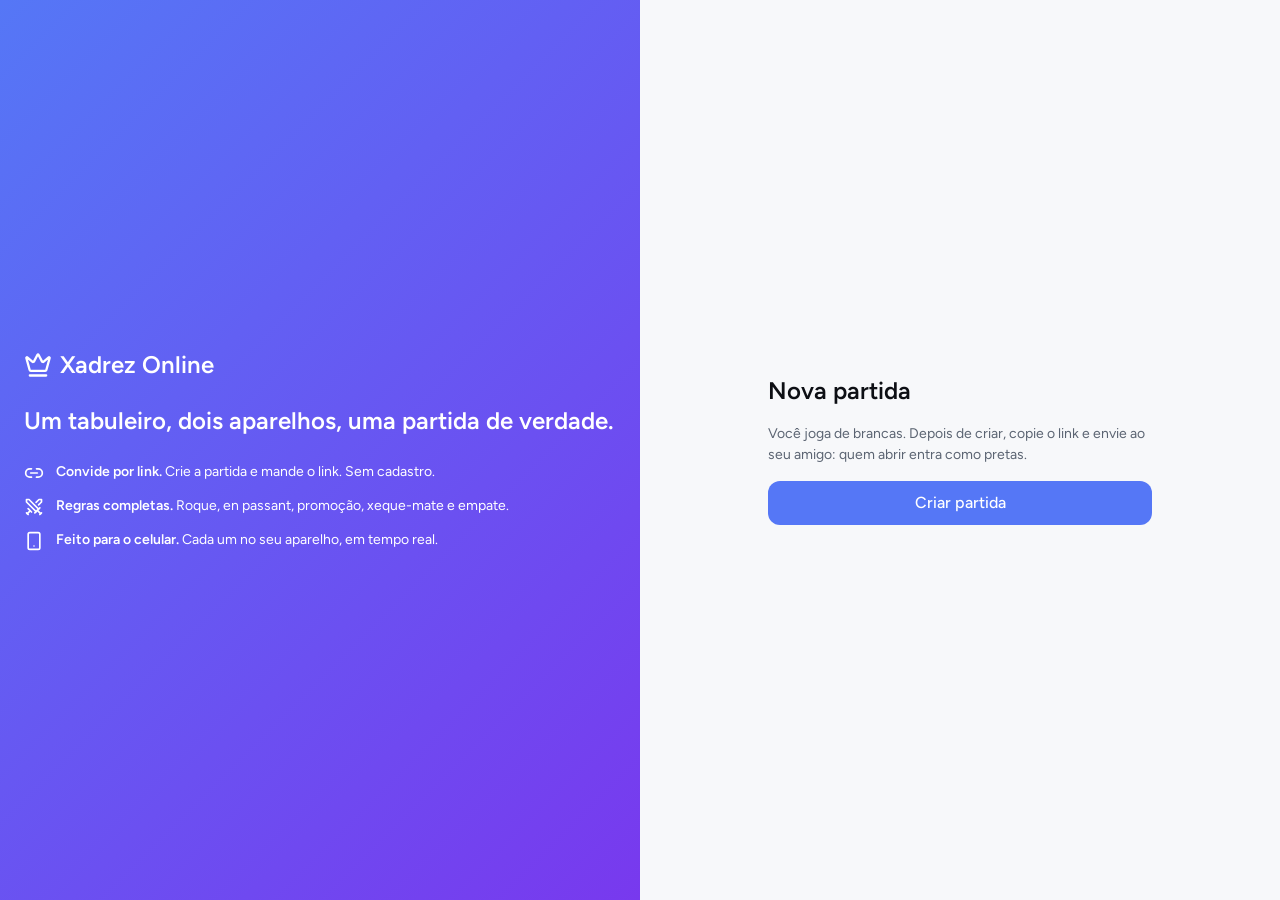
<file: index.html>
<!doctype html>
<html lang="pt-BR"><head><link rel="stylesheet" crossorigin="anonymous" href="css/main.2l7kct.css"><script data-track="">
(function () {
  var cfg = {"appId":"1cc1eeeb-6a39-4015-b052-332489d58736","deployId":"8aa89002-46aa-4993-a80d-66da3d81fbfb","baseUrl":"https://beta.mitralab.io/audience","publicPath":"/public/v1/batches","authenticatedPath":"/api/v1/batches","contentType":"text/plain;charset=UTF-8","hostParam":"previewHost","publishedSurface":"published","builderSurface":"builder","sessionStore":"localStorage","sessionKey":"mitra_usage_session_1cc1eeeb-6a39-4015-b052-332489d58736","policyKey":"mitra_usage_policy_1cc1eeeb-6a39-4015-b052-332489d58736","previewKey":"mitra_usage_preview_1cc1eeeb-6a39-4015-b052-332489d58736","parentKey":"mitra_usage_parent_1cc1eeeb-6a39-4015-b052-332489d58736","deviceKey":"mitra_usage_device","authKey":"mitra_auth_1cc1eeeb-6a39-4015-b052-332489d58736","legacyAuthKey":"mitra-session","probeKey":"mitra_usage_probe","tickMs":15000,"firstIntervalMs":30000,"intervalMs":600000,"minIntervalMs":60000,"maxIntervalMs":3600000,"maxRetryAfterMs":86400000,"idleTimeoutMs":1800000,"maxSessionMs":43200000,"activityWindowMs":60000,"minSessionMs":60000,"maxCreditMs":45000,"maxKeepaliveBytes":61440,"maxEvents":50,"maxPending":20,"maxPathKeys":200,"maxPath":1024,"maxOrigin":512};

  var start = function () {
    try {
      var now = function () { return Date.now(); };

      var uuid = function () {
        try { return crypto.randomUUID(); } catch (e) {
          return "xxxxxxxx-xxxx-4xxx-yxxx-xxxxxxxxxxxx".replace(/[xy]/g, function (c) {
            var r = (Math.random() * 16) | 0;
            return (c === "x" ? r : ((r & 0x3) | 0x8)).toString(16);
          });
        }
      };

      var uuidV7 = function () {
        var r = uuid().replace(/-/g, "");
        var ts = ("000000000000" + now().toString(16)).slice(-12);
        var variant = ((parseInt(r.charAt(16), 16) & 0x3) | 0x8).toString(16);
        return ts.slice(0, 8) + "-" + ts.slice(8) + "-7" + r.slice(1, 4) + "-"
          + variant + r.slice(17, 20) + "-" + r.slice(20);
      };

      var openStore = function (name) {
        var live = true, memo = {};
        try {
          window[name].setItem(cfg.probeKey, "1");
          window[name].removeItem(cfg.probeKey);
        } catch (e) { live = false; }
        return {
          get: function (key) {
            if (live) {
              try { return window[name].getItem(key); } catch (e) { live = false; }
            }
            return Object.prototype.hasOwnProperty.call(memo, key) ? memo[key] : null;
          },
          set: function (key, value) {
            if (live) {
              try { window[name].setItem(key, value); return; } catch (e) { live = false; }
            }
            memo[key] = value;
          }
        };
      };

      var local = openStore("localStorage");
      var tab = openStore("sessionStorage");
      var store = cfg.sessionStore === "localStorage" ? local : openStore(cfg.sessionStore);

      var framed = true;
      try { framed = window.parent !== window; } catch (e) { framed = true; }
      var previewed = String(location.hash || "").indexOf(cfg.hostParam) !== -1;
      if (previewed) { tab.set(cfg.previewKey, "1"); }
      var surface = previewed || (framed && tab.get(cfg.previewKey))
        ? cfg.builderSurface
        : cfg.publishedSurface;

      var declaredHost = function () {
        try {
          return new URLSearchParams(String(location.hash || "").replace(/^#/, ""))
            .get(cfg.hostParam);
        } catch (e) { return null; }
      };

      var addressOf = function (value) {
        try {
          var url = new URL(value);
          if (!/^https?:$/.test(url.protocol)) { return null; }
          if (url.origin.length > cfg.maxOrigin || url.origin === location.origin) { return null; }
          // a referrer policy trims the address down to the origin plus "/", so a bare root
          // tells nothing about the path
          var whole = url.pathname === "/" ? url.origin : url.origin + url.pathname;
          return whole.length <= cfg.maxOrigin ? whole : url.origin;
        } catch (e) { return null; }
      };

      var framedAddress = function () {
        var referred = null;
        try { referred = addressOf(String(document.referrer || "")); } catch (e) {}
        var top = null;
        try {
          // the chain carries origins only, and Firefox carries no chain at all
          var chain = location.ancestorOrigins;
          top = chain && chain.length ? addressOf(String(chain[chain.length - 1])) : null;
        } catch (e) {}
        if (!referred || !top) { return referred || top; }
        // the referrer names the immediate parent, so under nesting it can be the intermediary;
        // the top wins and the intermediary path does not travel pinned to it
        try { return new URL(referred).origin === top ? referred : top; } catch (e) { return top; }
      };

      var parentKey = cfg.parentKey + "_" + surface;
      var declared = surface === cfg.builderSurface ? declaredHost() : null;
      var parentOrigin = null;
      if (declared) {
        parentOrigin = addressOf(declared);
        tab.set(parentKey, parentOrigin || "");
      } else if (framed) {
        parentOrigin = addressOf(tab.get(parentKey) || "");
        if (!parentOrigin) {
          parentOrigin = framedAddress();
          if (parentOrigin) { tab.set(parentKey, parentOrigin); }
        }
      }

      var sessionKey = cfg.sessionKey + "_" + surface;
      if (!cfg.baseUrl) { return; }

      var deviceId = local.get(cfg.deviceKey) || uuid();
      local.set(cfg.deviceKey, deviceId);

      var UUID = /^[0-9a-f]{8}-[0-9a-f]{4}-[0-9a-f]{4}-[0-9a-f]{4}-[0-9a-f]{12}$/i;
      var subject = function (value) {
        return typeof value === "string" && UUID.test(value) ? value : null;
      };

      var claimsOf = function (token) {
        try {
          var part = token.split(".")[1];
          if (!part) { return null; }
          var base64 = part.replace(/-/g, "+").replace(/_/g, "/");
          var claims = JSON.parse(atob(base64 + "====".slice(0, (4 - (base64.length % 4)) % 4)));
          return claims && typeof claims === "object" ? claims : null;
        } catch (e) { return null; }
      };

      var storedAuth = function (key) {
        try {
          var raw = local.get(key);
          var auth = raw ? JSON.parse(raw) : null;
          if (!auth) { return null; }
          var token = String(auth.token == null ? "" : auth.token)
            .replace(/^\s*(?:bearer\s+)+/i, "").trim();
          var claims = claimsOf(token);
          if (claims && claims.app_id && claims.app_id !== cfg.appId) { return null; }
          var id = subject(auth.user && auth.user.id) || subject(claims && claims.sub);
          if (!token.length && !id) { return null; }
          return { id: id, bearer: token.length ? token : null };
        } catch (e) { return null; }
      };

      var identity = function () {
        var app = storedAuth(cfg.authKey), legacy = storedAuth(cfg.legacyAuthKey);
        var named = (app && app.id ? app : null) || (legacy && legacy.id ? legacy : null);
        return named || app || legacy || { id: null, bearer: null };
      };

      var route = function () {
        // the fragment is read on purpose for the surface, but a name=value segment in it is
        // a parameter, not a route, and the builder carries the preview credential there
        var head = String(location.hash || "").split(/[?&]/)[0];
        var hash = head.indexOf("=") === -1 ? head : "";
        return (location.pathname + hash).slice(0, cfg.maxPath);
      };

      var pathKey = function (value) {
        var hash = 0x811c9dc5;
        for (var i = 0; i < value.length; i += 1) {
          hash = Math.imul(hash ^ value.charCodeAt(i), 0x01000193) >>> 0;
        }
        return hash.toString(36);
      };

      var landed = route();
      var session = null, pending = [], intervalMs = cfg.firstIntervalMs, retired = null;
      var failures = 0, stopped = false, sentEngagedMs = -1;
      var lastTickAt = now(), lastFlushAt = now(), lastActivityAt = now();
      var wasVisible = document.visibilityState === "visible";
      var policy = {
        checkpointIntervalMs: cfg.intervalMs,
        idleTimeoutMs: cfg.idleTimeoutMs,
        maxSessionMs: cfg.maxSessionMs,
        activityWindowMs: cfg.activityWindowMs
      };

      var bounded = function (value, floor, ceiling, fallback) {
        return typeof value === "number" && isFinite(value) && value >= floor
          ? Math.min(value, ceiling)
          : fallback;
      };

      var applyPolicy = function (source) {
        if (!source) { return; }
        policy.checkpointIntervalMs = bounded(
          source.checkpointIntervalMs, cfg.minIntervalMs, cfg.maxIntervalMs, cfg.intervalMs);
        policy.idleTimeoutMs = bounded(
          source.idleTimeoutMs, cfg.minSessionMs, cfg.idleTimeoutMs, cfg.idleTimeoutMs);
        policy.maxSessionMs = bounded(
          source.maxSessionMs, cfg.minSessionMs, cfg.maxSessionMs, cfg.maxSessionMs);
        // idle is the ceiling because a wider window credits a parked tab for the whole window
        policy.activityWindowMs = bounded(
          source.activityWindowMs, cfg.tickMs, policy.idleTimeoutMs,
          Math.min(cfg.activityWindowMs, policy.idleTimeoutMs));
      };

      var savePolicy = function () {
        try { store.set(cfg.policyKey, JSON.stringify(policy)); } catch (e) {}
      };

      try { applyPolicy(JSON.parse(store.get(cfg.policyKey) || "null")); } catch (e) {}

      var closed = function (s) { return s.finalSeq > 0 && s.finalSeq === s.seq; };

      // lastSeenAt stands in for a record the script before creditedAt wrote: it also only moved on credit
      var creditedTo = function (s) {
        return typeof s.creditedAt === "number" ? s.creditedAt : s.lastSeenAt;
      };

      var valid = function (s) {
        return !!s && typeof s.id === "string" && Array.isArray(s.pathKeys)
          && [s.seq, s.finalSeq, s.startedAt, s.lastSeenAt, s.engagedMs, s.pathCount]
            .every(function (value) { return typeof value === "number" && isFinite(value); });
      };

      var save = function (s) {
        try { store.set(sessionKey, JSON.stringify(s)); } catch (e) {}
      };

      var snapshotOf = function (s, final) {
        var ageMs = Math.max(0, s.lastSeenAt - s.startedAt);
        var idleMs = Math.max(0, now() - s.lastSeenAt);
        s.seq += 1;
        return {
          eventId: uuid(),
          sessionId: s.id,
          seq: s.seq,
          final: !!final,
          appId: cfg.appId,
          deployId: s.deployId || cfg.deployId,
          deviceId: deviceId,
          userId: s.userId || null,
          // the age stands still after a wall clock jumped back while the credit goes on, and the
          // trim is for that; it is not what keeps a credit from being counted twice
          engagedMs: Math.min(s.engagedMs, ageMs),
          ageMs: ageMs,
          idleMs: idleMs,
          entryPath: s.entryPath,
          lastPath: s.lastPath,
          pathCount: s.pathCount,
          origin: location.origin,
          parentOrigin: parentOrigin || null,
          attributes: {},
          surface: surface
        };
      };

      var queue = function (snap) {
        pending.push(snap);
        while (pending.length > cfg.maxPending) { pending.shift(); }
      };

      var openSession = function (at, user) {
        return {
          id: uuidV7(),
          seq: 0,
          finalSeq: 0,
          deployId: cfg.deployId,
          userId: user,
          startedAt: at,
          lastSeenAt: at,
          creditedAt: at,
          engagedMs: 0,
          entryPath: landed,
          lastPath: landed,
          pathCount: 1,
          pathKeys: [pathKey(landed)]
        };
      };

      var current = function () {
        var stored = null;
        try {
          var raw = store.get(sessionKey);
          stored = raw ? JSON.parse(raw) : null;
        } catch (e) { stored = null; }
        var s = null;
        if (valid(stored)) {
          s = stored;
        } else if (valid(session)) {
          s = session;
          local.set(cfg.deviceKey, deviceId);
        }
        if (!s) { return null; }
        if (now() - s.lastSeenAt > policy.idleTimeoutMs
          || now() - s.startedAt > policy.maxSessionMs) {
          if (!closed(s)) {
            queue(snapshotOf(s, true));
            s.finalSeq = s.seq;
            save(s);
          }
          retired = s;
          return null;
        }
        return s;
      };

      var tick = function () {
        var at = now();
        // a wall clock that jumped back would hold the activity window open for the whole jump
        lastActivityAt = Math.min(lastActivityAt, at);
        var active = wasVisible && at - lastActivityAt < policy.activityWindowMs;
        var credit = active ? Math.min(Math.max(0, at - lastTickAt), cfg.maxCreditMs) : 0;
        wasVisible = document.visibilityState === "visible";
        lastTickAt = at;
        session = current();
        var user = identity().id;
        var handedOver = !!session && !!user && !!session.userId && session.userId !== user;
        if (handedOver) {
          if (!closed(session)) {
            queue(snapshotOf(session, true));
            session.finalSeq = session.seq;
            save(session);
          }
          retired = session;
          session = null;
        }
        if (!session) {
          if (retired) {
            // the rotation hands the credit over, so the clock another tab already credited in the
            // record that left stays out of the one that opens. An edge ahead of now is a wall clock
            // that jumped back, and clamping by it would hold the next session back for the jump.
            var handed = at - creditedTo(retired);
            if (handed >= 0) { credit = Math.min(credit, handed); }
          }
          if (credit <= 0) { return; }
          session = openSession(at - credit, user);
          retired = null;
          sentEngagedMs = -1;
        } else {
          retired = null;
          if (!session.userId && user) { session.userId = user; }
          // the tabs of the app share the session but not their ticks
          session.creditedAt = Math.min(creditedTo(session), at);
          credit = Math.min(credit, at - session.creditedAt);
        }
        if (credit > 0) {
          session.engagedMs += credit;
          session.lastSeenAt = Math.max(session.lastSeenAt, at);
          session.creditedAt = at;
          if (closed(session)) { session.finalSeq = 0; }
        }
        var path = route();
        if (path !== session.lastPath) {
          session.lastPath = path;
          var key = pathKey(path);
          if (session.pathKeys.indexOf(key) === -1 && session.pathKeys.length < cfg.maxPathKeys) {
            session.pathKeys.push(key);
            session.pathCount += 1;
          }
        }
        save(session);
      };

      var body = function (batch) { return JSON.stringify({ snapshots: batch }); };

      var retryAfterMs = function (value) {
        var raw = String(value || "").trim();
        if (!raw) { return null; }
        if (/^\d+$/.test(raw)) { return parseInt(raw, 10) * 1000; }
        var at = Date.parse(raw);
        return isNaN(at) ? null : Math.max(0, at - now());
      };

      var backOff = function (failure) {
        failures += 1;
        var floor = retryAfterMs(failure && failure.retryAfter);
        var wait = floor === null
          ? cfg.minIntervalMs * Math.pow(2, Math.min(failures, 6)) * (0.85 + Math.random() * 0.3)
          : floor * (1 + Math.random() * 0.3);
        var ceiling = floor === null ? cfg.maxIntervalMs : cfg.maxRetryAfterMs;
        intervalMs = Math.min(ceiling, Math.max(cfg.minIntervalMs, Math.round(wait)));
      };

      var post = function (batch, bearer) {
        var headers = { "Content-Type": cfg.contentType };
        if (bearer) { headers.Authorization = "Bearer " + bearer; }
        return fetch(cfg.baseUrl + (bearer ? cfg.authenticatedPath : cfg.publicPath), {
          method: "POST", headers: headers, body: body(batch)
        }).then(function (response) {
          if (bearer && (response.status === 401 || response.status === 403)) {
            return post(batch, null);
          }
          if (!response.ok) {
            return Promise.reject({
              status: response.status, retryAfter: response.headers.get("Retry-After")
            });
          }
          return response.json().catch(function () { return null; });
        });
      };

      var checkpoint = function () {
        tick();
        if (stopped) { return; }
        var live = !!session && session.engagedMs > 0 && session.engagedMs !== sentEngagedMs;
        if (!pending.length && !live) { return; }
        lastFlushAt = now();
        var carried = pending.slice(0, cfg.maxEvents - (live ? 1 : 0));
        var snap = live ? snapshotOf(session, false) : null;
        if (snap) { save(session); }
        post(carried.concat(snap ? [snap] : []), identity().bearer).then(function (answer) {
          pending = pending.slice(carried.length);
          failures = 0;
          if (snap) { sentEngagedMs = snap.engagedMs; }
          if (answer) { applyPolicy(answer); savePolicy(); }
          intervalMs = policy.checkpointIntervalMs;
          if (answer && answer.stop === true) { stopped = true; }
        }).catch(backOff);
      };

      var bytes = function (text) {
        try { return new Blob([text]).size; } catch (e) { return text.length; }
      };

      var finish = function () {
        tick();
        if (stopped) { return; }
        var live = !!session && session.engagedMs > 0 && !closed(session);
        if (!pending.length && !live) { return; }
        var carried = pending.slice(0, cfg.maxEvents - (live ? 1 : 0));
        var snap = live ? snapshotOf(session, true) : null;
        if (snap) { save(session); }
        var payload = body(carried.concat(snap ? [snap] : []));
        var settled = false;
        var settle = function () {
          if (settled) { return; }
          settled = true;
          pending = pending.slice(carried.length);
          lastFlushAt = now();
          if (snap) {
            sentEngagedMs = snap.engagedMs;
            session.finalSeq = session.seq;
            save(session);
          }
        };
        var beacon = function () {
          try {
            var blob = new Blob([payload], { type: cfg.contentType });
            if (navigator.sendBeacon(cfg.baseUrl + cfg.publicPath, blob)) { settle(); }
          } catch (e) {}
        };
        var bearer = identity().bearer;
        if (bearer && bytes(payload) <= cfg.maxKeepaliveBytes) {
          try {
            fetch(cfg.baseUrl + cfg.authenticatedPath, {
              method: "POST", keepalive: true, body: payload,
              headers: { "Content-Type": cfg.contentType, Authorization: "Bearer " + bearer }
            }).then(function (response) {
              if (!response.ok) { beacon(); }
            }).catch(beacon);
            settle();
            return;
          } catch (e) {}
        }
        beacon();
      };

      var loop = function () {
        try {
          tick();
          if (now() - lastFlushAt >= intervalMs) { checkpoint(); }
        } catch (e) {}
        setTimeout(loop, cfg.tickMs);
      };
      setTimeout(loop, cfg.tickMs);

      var touched = function () { lastActivityAt = now(); };

      // scroll does not bubble, so only the capture phase sees an inner container scrolling
      ["pointerdown", "keydown", "scroll", "wheel"].forEach(function (type) {
        window.addEventListener(type, touched, { passive: true, capture: true });
      });

      document.addEventListener("visibilitychange", function () {
        try {
          if (document.visibilityState === "hidden") { finish(); } else { touched(); tick(); }
        } catch (e) {}
      });
      window.addEventListener("pagehide", function () { try { finish(); } catch (e) {} });

      var onRouteChange = function () { try { tick(); touched(); } catch (e) {} };
      window.addEventListener("hashchange", onRouteChange);
      window.addEventListener("popstate", onRouteChange);
      ["pushState", "replaceState"].forEach(function (name) {
        var original = history[name];
        if (typeof original !== "function") { return; }
        history[name] = function () {
          var result = original.apply(this, arguments);
          onRouteChange();
          return result;
        };
      });

      session = current();
      if (pending.length) { checkpoint(); }
    } catch (e) {}
  };

  try {
    if (window.__mitraUsage) { return; }
    window.__mitraUsage = 1;
    if (document.prerendering) {
      document.addEventListener("prerenderingchange", start, { once: true });
    } else {
      start();
    }
  } catch (e) {}
})();
</script><script>(function () {
  if (window.parent === window) return;
  var cfg = {"type":"mitra-preview-runtime-error","hostParam":"previewHost","sessionParams":["previewToken","previewRefreshToken","previewHost"],"cap":5,"deployId":"8aa89002-46aa-4993-a80d-66da3d81fbfb","appId":"1cc1eeeb-6a39-4015-b052-332489d58736"};
  var host = null;
  try {
    host = new URLSearchParams(window.location.hash.replace(/^#/, "")).get(cfg.hostParam);
    if (host) host = new URL(host).origin;
  } catch (e) {
    return;
  }
  if (!host) return;
  var sent = 0;

  function text(value, max) {
    if (value === undefined || value === null || value === "") return null;
    var s = String(value);
    if (s === "[object Object]") {
      try { s = JSON.stringify(value); } catch (e) { /* keep the generic string */ }
    }
    return s.slice(0, max);
  }

  function pageHref() {
    var base = window.location.href.split("#")[0];
    var kept = window.location.hash.replace(/^#/, "").split("&").filter(function (part) {
      var name = part.split("=")[0];
      return part && cfg.sessionParams.indexOf(name) === -1;
    });
    return kept.length ? base + "#" + kept.join("&") : base;
  }

  function report(kind, message, source, line, stack) {
    if (sent >= cfg.cap) return;
    sent += 1;
    try {
      window.parent.postMessage({
        type: cfg.type,
        deployId: cfg.deployId,
        appId: cfg.appId,
        kind: kind,
        message: text(message, 2000) || kind,
        source: text(source, 500),
        line: typeof line === "number" ? line : null,
        stack: text(stack, 8000),
        href: pageHref()
      }, host);
    } catch (e) { /* the parent went away or refused the message */ }
  }

  window.addEventListener("error", function (event) {
    var error = event.error;
    report("error", event.message || (error && error.message), event.filename, event.lineno, error && error.stack);
  });
  window.addEventListener("unhandledrejection", function (event) {
    var reason = event.reason;
    report("unhandledrejection", reason && reason.message ? reason.message : reason, null, null, reason && reason.stack);
  });
})();</script><script>window.__mitraEnv={"appId":"1cc1eeeb-6a39-4015-b052-332489d58736","deployId":"8aa89002-46aa-4993-a80d-66da3d81fbfb","authPageUrl":"https://app.infusion.cloud/sdk-auth.html?brand=infusion"};</script>
    <meta charset="UTF-8">
    <link rel="icon" type="image/svg+xml" href="data:image/svg+xml,%3Csvg%20xmlns%3D%22http%3A%2F%2Fwww.w3.org%2F2000%2Fsvg%22%20viewBox%3D%220%200%2064%2064%22%3E%3Cdefs%3E%3ClinearGradient%20id%3D%22g%22%20x1%3D%220%22%20y1%3D%220%22%20x2%3D%221%22%20y2%3D%221%22%3E%3Cstop%20offset%3D%220%22%20stop-color%3D%22%235577F6%22%2F%3E%3Cstop%20offset%3D%221%22%20stop-color%3D%22%237839EE%22%2F%3E%3C%2FlinearGradient%3E%3C%2Fdefs%3E%3Crect%20width%3D%2264%22%20height%3D%2264%22%20rx%3D%2214%22%20fill%3D%22url(%23g)%22%2F%3E%3Ctext%20x%3D%2232%22%20y%3D%2243%22%20text-anchor%3D%22middle%22%20font-family%3D%22Figtree%2C%20Arial%2C%20sans-serif%22%20font-size%3D%2234%22%20font-weight%3D%22700%22%20fill%3D%22%23fff%22%3EX%3C%2Ftext%3E%3C%2Fsvg%3E">
    <meta name="viewport" content="width=device-width, initial-scale=1.0">
    <link rel="preconnect" href="https://fonts.googleapis.com">
    <link rel="preconnect" href="https://fonts.gstatic.com" crossorigin="">
    <link href="https://fonts.googleapis.com/css2?family=Figtree:wght@400;500;600;700&amp;display=swap" rel="stylesheet">
    <title>Xadrez Online</title>
    <script type="module" crossorigin="" src="js/index-DsLMDKO1.1g1n5kd.js"></script>
    <link rel="stylesheet" crossorigin="" href="css/index-XLMv0biV.1azubbs.css">
  <style type="text/css" class="abn_style" nonce="undefined">#AC_ad,#AD_160,#AD_300,#AD_468x60,#AD_ROW,#AD_text,#ADbox,#Ad-3-Slider,#Ad-4-Slider,#Ad-Container,#Ad-Content,#Ad-Top,#AdBar,#AdBigBox,#AdBillboard,#AdBlockDialog,#AdBottomLeader,#AdBottomRight,#AdBox2,#AdColumn,#AdContainerTop,#AdContent,#AdDisclaimer,#AdMiddle,#AdPopUp,#AdRectangleBanner,#AdSense1,#AdSense2,#AdSense3,#AdServer,#AdSkyscraper,#AdSlot_megabanner,#AdSpaceLeaderboard,#AdTop,#AdTopLeader,#AdWidgetContainer,#AdWrapperSuperCA,#AdZone1,#AdZone2,#Ad_BelowContent,#Ad_Block,#Ad_TopLeaderboard,#Adbanner,#Adlabel,#AdsBannerTop,#AdsBillboard,#AdsBottomContainer,#AdsContent,#AdsDiv,#AdsFrame,#AdsPubperform,#AdsRight,#AdsSky,#AdsTopContainer,#AdsWrap,#Ads_BA_BS,#Ads_BA_BUT,#Ads_BA_BUT2,#Ads_BA_BUT_box,#Ads_BA_CAD,#Ads_BA_CAD2,#Ads_BA_FLB,#Ads_BA_SKY,#Ads_BA_VID,#Ads_TFM_BS,#Ads_google_bottom_wide,#Adsense300x250,#AdsenseBottom,#AdsenseTop,#Adsterra,#Adv10,#Adv11,#Adv8,#Adv9,#AdvContainer,#AdvFooter,#AdvHeader,#Adv_Footer,#AdvertMid1,#AdvertMid2,#AdvertMpu,#AdvertPanel,#AdvertText,#AdvertiseFrame,#Advertisement1,#Advertisement2,#AdvertisementDiv,#AdvertisementLeaderboard,#Advertisements,#AdvertisingDiv_0,#Advertorial,#Advertorials,#AnchorAd,#ArticleContentAd,#Banner728x90,#BannerAd,#BannerAds,#BannerAdvert,#BannerAdvertisement,#BigBoxAd,#BigboxAdUnit,#BodyAd,#BodyTopAds,#Body_Ad8_divAdd,#BotAd,#BottomAdContainer,#BottomRightAdWrapper,#ButtonAd,#ContentAd,#Content_CA_AD_0_BC,#Content_CA_AD_1_BC,#DFP_top_leaderboard,#FooterAd,#FooterAdBlock,#FooterAdContainer,#FreeStarVideoAdContainer,#GoogleAd,#GoogleAd1,#GoogleAd2,#GoogleAd3,#GoogleAdRight,#GoogleAdTop,#GoogleAdsense,#HP1-ad,#HP2-ad,#HeadAd,#HeaderAD,#HeaderAd,#HeaderAdBlock,#HeaderAdsBlock,#HeaderTopBanner,#HeaderTopBannerADV,#HeroAd,#HomeAd1,#IFrameAd,#IFrameAd1,#IK-ad-area,#IK-ad-block,#IM_AD,#LayoutBottomAdBox,#LayoutHomeAdBoxBottom,#LeftAd,#LeftAd1,#MPUAdSpace,#MPUadvertising,#MainAd,#NR-Ads,#Player_Playoncontent,#Player_Playoncontent_footer,#PromotionAdBox,#PublicidadCentro,#PublicidadSuperior,#Publicidade,#RightAd,#RightAdBlock,#RightAdSpace,#RightAdvertisement,#SidebarAd,#SidebarAdContainer,#SitenavAdslot,#SkyAd,#SkyscraperAD,#SponsoredAd,#SponsoredAds,#SponsoredLinks,#SponsorsAds,#StickyBannerAd,#Top-ad,#TopADs,#TopAd,#TopAd0,#TopAdBox,#TopAdContainer,#TopAdPlacement,#TopAdPos,#TopAdTable,#TopAdvert,#TopBannerAd,#TopRightRadvertisement,#VPNAdvert,#WelcomeAd,#aad-header-1,#aad-header-2,#aad-header-3,#ab_adblock,#above-comments-ad,#above-fold-ad,#above-footer-ads,#aboveAd,#aboveNodeAds,#above_button_ad,#aboveplayerad,#abovepostads,#abp-killer,#acm-ad-tag-lawrence_dfp_mobile_arkadium,#ad--article--home-mobile-paramount-wrapper,#ad--article-bottom-wrapper,#ad--article-top,#ad--sidebar,#ad-0,#ad-1,#ad-125x125,#ad-160,#ad-160x600,#ad-2,#ad-2-160x600,#ad-230x100-1,#ad-250,#ad-250x300,#ad-3,#ad-3-300x250,#ad-300,#ad-300-250,#ad-300-additional,#ad-300-detail,#ad-300-sidebar,#ad-300X250-2,#ad-300a,#ad-300b,#ad-300x250,#ad-300x250-0,#ad-300x250-2,#ad-300x250-b,#ad-300x250-sidebar,#ad-300x250-wrapper,#ad-300x250_mid,#ad-300x250_mobile,#ad-300x250_top,#ad-300x40-5,#ad-300x600_top,#ad-4,#ad-5,#ad-6,#ad-635x40-1,#ad-7,#ad-728,#ad-728-90,#ad-728x90,#ad-8,#ad-9,#ad-Content_1,#ad-Content_2,#ad-Rectangle_1,#ad-Rectangle_2,#ad-Superbanner,#ad-a,#ad-ads,#ad-advertorial,#ad-affiliate,#ad-after,#ad-anchor,#ad-around-the-web,#ad-article,#ad-article-in,#ad-aside-1,#ad-background,#ad-ban,#ad-banner-1,#ad-banner-atf,#ad-banner-bottom,#ad-banner-btf,#ad-banner-desktop,#ad-banner-image,#ad-banner-placement,#ad-banner-top,#ad-banner-wrap,#ad-banner_atf-label,#ad-bar,#ad-base,#ad-bb-content,#ad-below-content,#ad-bg,#ad-big,#ad-bigbox,#ad-bigsize,#ad-billboard,#ad-billboard-atf,#ad-billboard-bottom,#ad-billboard01,#ad-blade,#ad-block,#ad-block-125,#ad-block-aa,#ad-block-bottom,#ad-block-container,#ad-block__overlay,#ad-block_overlay,#ad-border,#ad-bottom,#ad-bottom-banner,#ad-bottom-bnr,#ad-bottom-fixed,#ad-bottom-right-container,#ad-bottom-wrapper,#ad-box,#ad-box-1,#ad-box-2,#ad-box-bottom,#ad-box-halfpage,#ad-box-leaderboard,#ad-box-left,#ad-box-rectangle,#ad-box-rectangle-2,#ad-box-right,#ad-box1,#ad-box2,#ad-boxes,#ad-break,#ad-bs,#ad-btm,#ad-buttons,#ad-campaign,#ad-case,#ad-center,#ad-chips,#ad-circfooter,#ad-code,#ad-col,#ad-container-banner,#ad-container-fullpage,#ad-container-inner,#ad-container-leaderboard,#ad-container-mpu,#ad-container-outer,#ad-container-overlay,#ad-container-top-placeholder,#ad-container1,#ad-contentad,#ad-desktop-bottom,#ad-desktop-takeover-home,#ad-desktop-takeover-int,#ad-desktop-top,#ad-desktop-wrap,#ad-discover,#ad-display-ad,#ad-display-ad-placeholder,#ad-div-leaderboard,#ad-drawer,#ad-ear,#ad-extra-flat,#ad-featured-right,#ad-fixed-bottom,#ad-flex-top,#ad-flyout,#ad-footer-728x90,#ad-framework-top,#ad-front-btf,#ad-front-footer,#ad-full-width,#ad-fullbanner-btf,#ad-fullbanner-outer,#ad-fullwidth,#ad-googleAdSense,#ad-gutter-left,#ad-gutter-right,#ad-halfpage,#ad-halfpage1,#ad-halfpage2,#ad-head,#ad-header-1,#ad-header-2,#ad-header-3,#ad-header-banner,#ad-header-left,#ad-header-mad,#ad-header-mobile,#ad-header-right,#ad-holder,#ad-horizontal,#ad-horizontal-header,#ad-horizontal-top,#ad-incontent,#ad-index,#ad-inline-block,#ad-label2,#ad-large-banner-top,#ad-large-header,#ad-lb-secondary,#ad-leadboard1,#ad-leadboard2,#ad-leader,#ad-leader-atf,#ad-leader-container,#ad-leader-wrapper,#ad-leaderboard,#ad-leaderboard-atf,#ad-leaderboard-bottom,#ad-leaderboard-container,#ad-leaderboard-footer,#ad-leaderboard-header,#ad-leaderboard-spot,#ad-leaderboard-top,#ad-leaderboard970x90home,#ad-leaderboard970x90int,#ad-leaderboard_bottom,#ad-leadertop,#ad-lrec,#ad-m-rec-content,#ad-main,#ad-main-bottom,#ad-main-top,#ad-manager,#ad-masthead,#ad-medium,#ad-medium-lower,#ad-medium-rectangle,#ad-medrec,#ad-medrec__first,#ad-mid,#ad-mid-rect,#ad-middle,#ad-midpage,#ad-minibar,#ad-module,#ad-mpu,#ad-mrec,#ad-mrec2,#ad-new,#ad-north,#ad-one,#ad-other,#ad-output,#ad-overlay,#ad-page-1,#ad-pan3l,#ad-panel,#ad-pencil,#ad-performance,#ad-performanceFullbanner1,#ad-performanceRectangle1,#ad-placeholder,#ad-placeholder-horizontal,#ad-placeholder-vertical,#ad-placement,#ad-plate,#ad-player,#ad-popup,#ad-popup-home,#ad-popup-int,#ad-post,#ad-promo,#ad-push,#ad-pushdown,#ad-r,#ad-rec-atf,#ad-rec-btf,#ad-rec-btf-top,#ad-rect,#ad-rectangle,#ad-rectangle1,#ad-rectangle1-outer,#ad-rectangle2,#ad-rectangle3,#ad-results,#ad-right,#ad-right-bar-tall,#ad-right-container,#ad-right-sidebar,#ad-right-top,#ad-right2,#ad-right3,#ad-row,#ad-section,#ad-separator,#ad-shop,#ad-side,#ad-side-text,#ad-sidebar,#ad-sidebar-btf,#ad-sidebar-container,#ad-sidebar-mad,#ad-sidebar-mad-wrapper,#ad-sidebar1,#ad-sidebar2,#ad-site-header,#ad-skin,#ad-skm-below-content,#ad-sky,#ad-skyscraper,#ad-slideshow,#ad-slideshow2,#ad-slot,#ad-slot-1,#ad-slot-2,#ad-slot-3,#ad-slot-4,#ad-slot-5,#ad-slot-502,#ad-slot-lb,#ad-slot-right,#ad-slot-top,#ad-slot1,#ad-slot2,#ad-slot4,#ad-slug-wrapper,#ad-small-banner,#ad-space,#ad-space-big,#ad-splash,#ad-sponsors,#ad-spot,#ad-spot-bottom,#ad-spot-one,#ad-standard,#ad-standard-wrap,#ad-stickers,#ad-sticky-footer-container,#ad-story-right,#ad-story-top,#ad-stripe,#ad-target,#ad-teaser,#ad-text,#ad-three,#ad-top-250,#ad-top-300x250,#ad-top-728,#ad-top-banner,#ad-top-leaderboard,#ad-top-left,#ad-top-lock,#ad-top-low,#ad-top-right,#ad-top-right-container,#ad-top-text-low,#ad-top-wrap,#ad-top-wrapper,#ad-tower,#ad-two,#ad-undefined,#ad-unit-right-bottom-160-600,#ad-unit-right-middle-300-250,#ad-unit-top-banner,#ad-vip-article,#ad-west,#ad-wide-leaderboard,#ad-wrap,#ad-wrap2,#ad-wrapper-728x90,#ad-wrapper-footer-1,#ad-wrapper-main-1,#ad-wrapper-sidebar-1,#ad-wrapper-top-1,#ad1-placeholder,#ad125x125,#ad160,#ad160600,#ad160x600,#ad250,#ad300,#ad300-250,#ad300_250,#ad336,#ad336x280,#ad4,#ad468,#ad468x60,#ad480x60,#ad6,#ad600,#ad728,#ad72890,#ad728Box,#ad728Header,#ad728Mid,#ad728Top,#ad728Wrapper,#ad728X90,#ad728foot,#ad728h,#ad728top,#ad728x90,#ad728x90_1,#ad90,#ad900,#ad970,#ad970x90_exp,#adATF300x250,#adATF728x90,#adATFLeaderboard,#adAside,#adBTF300x250,#adBadges,#adBanner1,#adBanner336x280,#adBannerBottom,#adBannerHeader,#adBannerSpacer,#adBannerTable,#adBannerTop,#adBar,#adBelt,#adBillboard,#adBlock01,#adBlockAlert,#adBlockAlertWrap,#adBlockBanner,#adBlockContainer,#adBlockContent,#adBlockDetect,#adBlockOverlay,#adBlockerModal,#adBlocks,#adBottom,#adBox,#adBrandDev,#adBrandingStation,#adBreak,#adCarousel,#adChannel,#adChoiceFooter,#adChoices,#adChoicesIcon,#adChoicesLogo,#adCol,#adColumn,#adColumn3,#adComponentWrapper,#adContainer,#adContainer_1,#adContainer_2,#adContainer_3,#adContent,#adContentHolder,#adContext,#adDiv,#adDiv0,#adDiv1,#adDiv300,#adDiv4,#adDiv728,#adDivContainer,#adFiller,#adFlashDiv,#adFooter,#adFot,#adFrame,#adGallery,#adGoogleText,#adHeader,#adHeaderTop,#adHeaderWrapper,#adHeading,#adHeightstory,#adHolder,#adHolder1,#adHolder2,#adHolder3,#adHolder4,#adHolder5,#adHolder6,#adHome,#adHomeTop,#adIframe,#adInPlayer,#adInhouse,#adIsland,#adLB,#adLabel,#adLarge,#adLayer,#adLayerTop,#adLayout,#adLeader,#adLeaderTop,#adLeaderboard,#adLeaderboard-middle,#adLeft,#adLink,#adLink1,#adLounge,#adLrec,#adMOBILETOP,#adMPU,#adMPUHolder,#adMain,#adMarketplace,#adMed,#adMedRect,#adMediumRectangle,#adMeld,#adMessage,#adMid2,#adMpu,#adMpuBottom,#adOuter,#adPartnerLinks,#adPlaceHolder1,#adPlaceHolder2,#adPlacement_1,#adPlacement_2,#adPlacement_3,#adPlacement_4,#adPlacement_7,#adPlacement_8,#adPlacement_9,#adPlacer,#adPopover,#adPopup,#adPosition0,#adPosition14,#adPosition5,#adPosition6,#adPosition7,#adPosition9,#adPush,#adPushdown1,#adReady,#adRight,#adRight1,#adRight2,#adRight3,#adRight4,#adRight5,#adScraper,#adSection,#adSenseBox,#adSenseModule,#adSenseWrapper,#adSet,#adSide,#adSide1-container,#adSideButton,#adSidebar,#adSite,#adSkin,#adSkinBackdrop,#adSkinLeft,#adSkinRight,#adSky,#adSkyPosition,#adSkyscraper,#adSlider,#adSlot-dmpu,#adSlot-dontMissLarge,#adSlot-leader,#adSlot-leaderBottom,#adSlot1,#adSlot2,#adSlot3,#adSlot4,#adSlug,#adSpace,#adSpaceBottom,#adSpaceHeight,#adSpacer,#adSpecial,#adSqb,#adSquare,#adStrip,#adSuperbanner,#adTag,#adText,#adTextLink,#adTile,#adTop,#adTopContent,#adTopLREC,#adTopLarge,#adTopModule,#adTower,#adUnderArticle,#adUnit,#adWideSkyscraper,#adWrap,#adWrapperSky,#ad_160,#ad_160_600,#ad_160_600_2,#ad_160x160,#ad_160x600,#ad_250,#ad_250x250,#ad_300,#ad_300_250,#ad_300_250_1,#ad_300x250,#ad_336,#ad_468_60,#ad_468x60,#ad_5,#ad_728,#ad_728_90,#ad_728x90,#ad_8,#ad_9,#ad_B1,#ad_Banner,#ad_Bottom,#ad_LargeRec01,#ad_Middle,#ad_Middle1,#ad_Pushdown,#ad_R1,#ad_Right,#ad_Top,#ad_Wrap,#ad__billboard,#ad_ad,#ad_adsense,#ad_after_header_1,#ad_anchor,#ad_area,#ad_article1_1,#ad_article1_2,#ad_article2_1,#ad_article2_2,#ad_article3_1,#ad_article3_2,#ad_banner_1,#ad_banner_468x60,#ad_banner_728x90,#ad_banner_bot,#ad_banner_top,#ad_banners,#ad_bar,#ad_bar_rect,#ad_before_header,#ad_bg,#ad_bg_image,#ad_big,#ad_bigbox,#ad_bigbox_companion,#ad_bigrectangle,#ad_billboard,#ad_block,#ad_block_0,#ad_block_1,#ad_block_2,#ad_block_mpu,#ad_bnr_atf_01,#ad_bnr_atf_02,#ad_bnr_atf_03,#ad_bnr_btf_07,#ad_bnr_btf_08,#ad_body,#ad_bottom,#ad_box_top,#ad_branding,#ad_bsb,#ad_bsb_cont,#ad_btmslot,#ad_button,#ad_buttons,#ad_cell,#ad_center,#ad_choices,#ad_close,#ad_closebtn,#ad_comments,#ad_cont,#ad_cont_superbanner,#ad_container,#ad_container_0,#ad_container_300x250,#ad_container_side,#ad_container_sidebar,#ad_container_top,#ad_content,#ad_content_1,#ad_content_2,#ad_content_3,#ad_content_fullsize,#ad_content_primary,#ad_content_right,#ad_content_top,#ad_content_wrap,#ad_contentslot_1,#ad_contentslot_2,#ad_creative_2,#ad_creative_3,#ad_creative_5,#ad_dfp_rec1,#ad_display_300_250,#ad_display_728_90,#ad_div,#ad_div_bottom,#ad_div_top,#ad_feedback,#ad_foot,#ad_footer,#ad_footer1,#ad_footerAd,#ad_frame,#ad_frame1,#ad_from_bottom,#ad_fullbanner,#ad_gallery,#ad_gallery_bot,#ad_global_300x250,#ad_global_above_footer,#ad_global_below_navbar,#ad_global_header,#ad_global_header1,#ad_global_header2,#ad_h3,#ad_halfpage,#ad_head,#ad_header,#ad_header_1,#ad_header_container,#ad_holder,#ad_home,#ad_home_middle,#ad_horizontal,#ad_houseslot_a,#ad_houseslot_b,#ad_hp,#ad_img,#ad_interthread,#ad_island,#ad_island2,#ad_label,#ad_large,#ad_large_rectangular,#ad_lateral,#ad_layer,#ad_ldb,#ad_lead1,#ad_leader,#ad_leaderBoard,#ad_leaderboard,#ad_leaderboard_top,#ad_left,#ad_left_1,#ad_left_2,#ad_left_3,#ad_left_skyscraper,#ad_left_top,#ad_leftslot,#ad_links,#ad_links_footer,#ad_lnk,#ad_lrec,#ad_lwr_square,#ad_main,#ad_main_leader,#ad_main_top,#ad_marginal,#ad_marker,#ad_mast,#ad_med_rect,#ad_medium,#ad_medium_rectangle,#ad_medium_rectangular,#ad_mediumrectangle,#ad_message,#ad_middle,#ad_middle_bottom,#ad_midstrip,#ad_mobile,#ad_module,#ad_mpu,#ad_mpu2,#ad_mpu300x250,#ad_mrec,#ad_mrec1,#ad_mrec2,#ad_mrec_intext,#ad_mrec_intext2,#ad_new,#ad_news_article,#ad_newsletter,#ad_one,#ad_overlay,#ad_overlayer,#ad_panel,#ad_panorama_top,#ad_pencil,#ad_place,#ad_placeholder,#ad_player,#ad_plugs,#ad_popup_background,#ad_popup_wrapper,#ad_post,#ad_poster,#ad_primary,#ad_publicidad,#ad_rail,#ad_rec_01,#ad_rect,#ad_rect1,#ad_rect2,#ad_rect3,#ad_rect_body,#ad_rect_bottom,#ad_rect_btf_01,#ad_rect_btf_02,#ad_rect_btf_03,#ad_rect_btf_04,#ad_rect_btf_05,#ad_rectangle,#ad_region1,#ad_region2,#ad_region3,#ad_region5,#ad_results,#ad_right,#ad_right_box {display: none !important; color: #f031c1 !important; background-color: #76d523 !important;}#ad_right_top,#ad_rightslot,#ad_rotator-2,#ad_rotator-3,#ad_row,#ad_row_home,#ad_rr_1,#ad_sec,#ad_sec_div,#ad_secondary,#ad_short,#ad_sidebar,#ad_sidebar1,#ad_sidebar2,#ad_sidebar3,#ad_sidebar_1,#ad_sidebar_left_container,#ad_sidebar_news,#ad_sidebar_top,#ad_sidebody,#ad_site_header,#ad_sitebar,#ad_skin,#ad_slot,#ad_slot_bottom,#ad_slot_leaderboard,#ad_small,#ad_space_top,#ad_sponsored,#ad_spot_a,#ad_spot_b,#ad_spotlight,#ad_square,#ad_squares,#ad_ss,#ad_stck,#ad_sticky_wrap,#ad_strip,#ad_superbanner,#ad_table,#ad_takeover,#ad_tall,#ad_tbl,#ad_topBanner,#ad_topScroller,#ad_top_728x90,#ad_top_banner,#ad_top_bar,#ad_top_holder,#ad_topbanner,#ad_topmob,#ad_topnav,#ad_topslot,#ad_two,#ad_txt,#ad_under_game,#ad_unit,#ad_unit1,#ad_unit2,#ad_vertical,#ad_video_abovePlayer,#ad_video_belowPlayer,#ad_video_large,#ad_video_root,#ad_wallpaper,#ad_wide,#ad_wide_box,#ad_wideboard,#ad_widget,#ad_widget_1,#ad_window,#ad_wp,#ad_wp_base,#ad_wrap,#ad_wrapper,#ad_wrapper1,#ad_wrapper2,#ad_xrail_top,#ad_zone,#adaptvcompanion,#adb-actived,#adb-enabled,#adb-enabled3,#adb-warning,#adb_bottom,#adbackground,#adbanner-container,#adbanner1,#adbannerbox,#adbannerdiv,#adbannerleft,#adbannerright,#adbannerwidget,#adbd.overdiv,#adbig,#adblade,#adblade_ad,#adblock-alert,#adblock-big,#adblock-box,#adblock-leaderboard,#adblock-modal,#adblock-msg,#adblock-overlay,#adblock-small,#adblock1,#adblock2,#adblock4,#adblockDetect,#adblockOverlay,#adblock_detected,#adblock_message,#adblock_screen,#adblock_tooltip,#adblockbottom,#adblocker_announce,#adblocker_message,#adblocker_modal_overlay,#adblocks-detected,#adbn,#adbnr,#adboard,#adbody,#adbottom,#adbottomleft,#adbottomright,#adbox--hot_news_ad,#adbox--page_bottom_ad,#adbox--page_top_ad,#adbox-inarticle,#adbox-topbanner,#adbox1,#adbox2,#adbox_content,#adbox_right,#adbutton,#adbuttons,#adcell,#adcenter,#adcenter2,#adcenter4,#adchoices-icon,#adchoicesBtn,#adclear,#adclose,#adcolContent,#adcolumn,#adcontainer2,#adcontainer3,#adcontainer5,#adcontainerRight,#adcontainer_ad_content_top,#adcontent1,#adcontent2,#adcontextlinks,#addbottomleft,#addemam-wrapper,#addvert,#adfactor-label,#adfloat,#adfooter,#adfooter_728x90,#adframe:not(frameset),#adframetop,#adfreeDeskSpace,#adhalfpage,#adhead,#adheader,#adhesionAdSlot,#adhesionUnit,#adhide,#adholder,#adholderContainerHeader,#adhome,#adhomepage,#adjacency,#adlabel,#adlabelFooter,#adlabelfooter,#adlabelheader,#adlanding,#adlayer,#adlayerContainer,#adlayerad,#adleaderboard,#adleft,#adlinks,#adlrec,#adm-inline-article-ad-1,#adm-inline-article-ad-2,#admain,#admasthead,#admid,#admobilefoot,#admobilefootinside,#admobilemiddle,#admobiletop,#admobiletopinside,#admod2,#admpubottom,#admpubottom2,#admpufoot,#admpumiddle,#admpumiddle2,#admputop2,#admsg,#adnet,#adnorth,#ados1,#ados2,#ados3,#ados4,#adplace,#adplacement,#adpos-top,#adpos2,#adposition,#adposition1,#adposition10,#adposition1_container,#adposition2,#adposition3,#adposition4,#adpositionbottom,#adrect,#adright,#adright2,#adrightbottom,#adrightrail,#adriver_middle,#adriver_top,#adrotator,#adrow,#adrow1,#adrow3,#ads-1,#ads-125,#ads-200,#ads-250,#ads-300,#ads-300-250,#ads-336x280,#ads-468,#ads-5,#ads-728x90,#ads-728x90-I3,#ads-728x90-I4,#ads-area,#ads-article-left,#ads-banner,#ads-banner-top,#ads-bar,#ads-before-content,#ads-bg,#ads-bg-mobile,#ads-billboard,#ads-block,#ads-blog,#ads-bot,#ads-bottom,#ads-col,#ads-container,#ads-container-2,#ads-container-anchor,#ads-container-single,#ads-container-top,#ads-content,#ads-content-double,#ads-footer,#ads-footer-inner,#ads-footer-wrap,#ads-google,#ads-header-728,#ads-home-468,#ads-horizontal,#ads-inread,#ads-inside-content,#ads-leader,#ads-leaderboard,#ads-leaderboard1,#ads-left-top,#ads-lrec,#ads-main,#ads-middle,#ads-mpu,#ads-outer,#ads-pagetop,#ads-panel,#ads-pop,#ads-position-header-desktop,#ads-right,#ads-right-bottom,#ads-right-skyscraper,#ads-right-top,#ads-slot,#ads-space,#ads-superBanner,#ads-text,#ads-top,#ads-top-728,#ads-top-wrap,#ads-under-rotator,#ads-vertical,#ads-vertical-wrapper,#ads-wrap,#ads1,#ads120,#ads125,#ads1_box,#ads2,#ads2_block,#ads2_box,#ads2_container,#ads3,#ads300,#ads300-250,#ads300x200,#ads300x250,#ads300x250_2,#ads336x280,#ads4,#ads468x60,#ads50,#ads7,#ads728,#ads728bottom,#ads728top,#ads728x90,#ads728x90_2,#ads728x90top,#adsBar,#adsBottom,#adsContent,#adsDisplay,#adsHeader,#adsHeading,#adsLREC,#adsLeft,#adsLinkFooter,#adsMobileFixed,#adsMpu,#adsPanel,#adsRight,#adsRightDiv,#adsSectionLeft,#adsSectionRight,#adsSquare,#adsTG,#adsTN,#adsTop,#adsTopLeft,#adsTopMobileFixed,#adsZone,#adsZone1,#adsZone2,#ads_0_container,#ads_160,#ads_3,#ads_300x250,#ads_4,#ads_728,#ads_728x90,#ads_728x90_top,#ads_banner,#ads_banner1,#ads_banner_header,#ads_belownav,#ads_big,#ads_block,#ads_body_1,#ads_body_2,#ads_body_3,#ads_body_4,#ads_body_5,#ads_body_6,#ads_bottom,#ads_box,#ads_box1,#ads_box2,#ads_box_bottom,#ads_box_right,#ads_box_top,#ads_button,#ads_campaign,#ads_catDiv,#ads_center,#ads_center_banner,#ads_central,#ads_combo2,#ads_container,#ads_content,#ads_desktop_r1,#ads_desktop_r2,#ads_expand,#ads_footer,#ads_fullsize,#ads_h,#ads_h1,#ads_h2,#ads_halfsize,#ads_header,#ads_horiz,#ads_horizontal,#ads_horz,#ads_in_modal,#ads_in_video,#ads_insert_container,#ads_layout_bottom,#ads_lb,#ads_lb_frame,#ads_leaderbottom,#ads_left,#ads_left_top,#ads_line,#ads_medrect,#ads_notice,#ads_overlay,#ads_page_top,#ads_place,#ads_placeholder,#ads_player,#ads_popup,#ads_right,#ads_right_sidebar,#ads_right_top,#ads_slide_div,#ads_space,#ads_space_header,#ads_superbanner1,#ads_superbanner2,#ads_superior,#ads_td,#ads_text,#ads_textlinks,#ads_title,#ads_top,#ads_top2,#ads_top:not(a),#ads_top_banner,#ads_top_container,#ads_top_content,#ads_top_right,#ads_top_sec,#ads_topbanner,#ads_tower_top,#ads_vert,#ads_video,#ads_wide,#ads_wrapper,#adsbot,#adsbottom,#adsbox-left,#adsbox-right,#adscenter,#adscolumn,#adscontainer,#adscontent,#adsdiv,#adsection,#adsense-2,#adsense-468x60,#adsense-area,#adsense-bottom,#adsense-container-bottom,#adsense-header,#adsense-link,#adsense-links,#adsense-middle,#adsense-post,#adsense-right,#adsense-sidebar,#adsense-tag,#adsense-text,#adsense-top,#adsense-wrap,#adsense1,#adsense2,#adsense2pos,#adsense468,#adsense6,#adsense728,#adsenseArea,#adsenseContainer,#adsenseHeader,#adsenseLeft,#adsensePreCuerpo,#adsenseWrap,#adsense_banner_top,#adsense_block,#adsense_bottom_ad,#adsense_box,#adsense_box2,#adsense_center,#adsense_image,#adsense_inline,#adsense_leaderboard,#adsense_overlay,#adsense_r_side_sticky_container,#adsense_sidebar,#adsense_top,#adsenseheader,#adsensehorizontal,#adsensempu,#adsensepo,#adsenseskyscraper,#adsensetext,#adsensetop,#adserv,#adsframe_2,#adside,#adsimage,#adsitem,#adskeeper,#adskinleft,#adskinlink,#adskinright,#adskintop,#adsky,#adskyscraper,#adskyscraper_flex,#adsleft1,#adslider,#adslist,#adslot-below-updated,#adslot-download-abovefiles,#adslot-half-page,#adslot-homepage-middle,#adslot-infobox,#adslot-left-skyscraper,#adslot-side-mrec,#adslot-site-footer,#adslot-site-header,#adslot-sticky-headerbar,#adslot-top-rectangle,#adslot1,#adslot2,#adslot3,#adslot300x250ATF,#adslot300x250BTF,#adslot4,#adslot5,#adslot6,#adslot7,#adslot_1,#adslot_2,#adslot_left,#adslot_rect,#adslot_top,#adsmgid,#adsmiddle,#adsonar,#adspace-1,#adspace-2,#adspace-300x250,#adspace-728,#adspace-728x90,#adspace-bottom,#adspace-leaderboard-top,#adspace-one,#adspace-top,#adspace300x250,#adspaceBox,#adspaceRow,#adspace_header,#adspace_leaderboard,#adspace_top,#adspacer,#adspan,#adsplace1,#adsplace2,#adsplace4,#adsplash,#adspot,#adspot-bottom,#adspot-top,#adsquare,#adsquare2,#adsright,#adsside,#adsspace,#adstext2,#adstrip,#adtab,#adtext,#adtxt,#adunit,#adunit-article-bottom,#adunit_video,#adunitl,#adv-01,#adv-300,#adv-Bottom,#adv-BoxP,#adv-Middle,#adv-Middle1,#adv-Middle2,#adv-Scrollable,#adv-Top,#adv-banner,#adv-banner-r,#adv-box,#adv-companion-iframe,#adv-container,#adv-gpt-box-container1,#adv-gpt-masthead-skin-container1,#adv-halfpage,#adv-header,#adv-leaderblock,#adv-leaderboard,#adv-left,#adv-masthead,#adv-middle,#adv-middle1,#adv-midroll,#adv-native,#adv-preroll,#adv-right,#adv-right1,#adv-scrollable,#adv-sticky-1,#adv-sticky-2,#adv-title,#adv-top-skin,#adv300x250,#adv300x250container,#adv468x90,#adv728,#adv728x90,#adv768x90,#advBoxBottom,#advCarrousel,#advHome,#advHook-Middle1,#advRectangle,#advRectangle1,#advSkin,#advTop,#advWrapper,#adv_300,#adv_728,#adv_728x90,#adv_BoxBottom,#adv_Inread,#adv_IntropageOvl,#adv_LdbMastheadPush,#adv_Reload,#adv_Skin,#adv_bootom,#adv_border,#adv_bottom_1,#adv_center,#adv_config,#adv_contents,#adv_footer,#adv_holder,#adv_leaderboard,#adv_left_1,#adv_middle,#adv_middle_2,#adv_mob,#adv_mpu1,#adv_mpu2,#adv_network,#adv_overlay,#adv_overlay_content,#adv_position_1,#adv_position_4,#adv_r,#adv_right,#adv_skin,#adv_sky,#adv_textlink,#adv_top,#adv_top_1,#adv_top_right,#adv_wallpaper,#adv_wallpaper2,#advads_ad_widget-18,#advads_ad_widget-19,#advads_ad_widget-8,#adver,#adver-top,#adverFrame,#advert-1,#advert-120,#advert-2,#advert-ahead,#advert-article,#advert-article-1,#advert-article-2,#advert-article-3,#advert-banner,#advert-banner-container,#advert-banner-wrap,#advert-banner2,#advert-block,#advert-boomer,#advert-box,#advert-column,#advert-container-top,#advert-display,#advert-fireplace,#advert-footer,#advert-footer-hidden,#advert-header,#advert-island,#advert-leaderboard,#advert-left,#advert-mpu,#advert-posterad,#advert-rectangle,#advert-right,#advert-sky,#advert-skyscaper,#advert-skyscraper,#advert-slider-top,#advert-text,#advert-top,#advert-top-banner,#advert-wrapper,#advert1,#advert2,#advertBanner,#advertBox,#advertBoxRight,#advertBoxSquare,#advertColumn,#advertContainer,#advertDB,#advertOverlay,#advertRight,#advertSection,#advertTop,#advertTopLarge,#advertTopSmall,#advertTower,#advertWrapper,#advert_1,#advert_banner,#advert_belowmenu,#advert_box,#advert_container,#advert_header,#advert_leaderboard,#advert_mid,#advert_mpu,#advert_right1,#advert_sky,#advert_top,#advertblock,#advertborder,#adverticum_r_above,#adverticum_r_above_container,#adverticum_r_side_container,#advertise-block,#advertise-here,#advertise-sidebar,#advertise1,#advertise2,#advertiseBanner,#advertiseLink,#advertise_top,#advertisediv,#advertisement-300x250,#advertisement-bottom,#advertisement-content,#advertisement-large,#advertisement-placement,#advertisement-text,#advertisement1,#advertisement2,#advertisement3,#advertisement728x90,#advertisementArea,#advertisementBox,#advertisementHorizontal,#advertisementRight,#advertisementTop,#advertisement_banner,#advertisement_belowscreenshots,#advertisement_block,#advertisement_box,#advertisement_container,#advertisement_label,#advertisement_notice,#advertisement_title,#advertisementjsalert,#advertisements_bottom,#advertisements_sidebar,#advertisements_top,#advertisementsarticle,#advertiser-container,#advertiserLinks,#advertisetop,#advertising-160x600,#advertising-300x250,#advertising-728x90,#advertising-banner,#advertising-caption,#advertising-container,#advertising-right,#advertising-skyscraper,#advertising-top,#advertisingHrefTop,#advertisingLeftLeft,#advertisingLink,#advertisingRightColumn,#advertisingRightRight,#advertisingTop,#advertisingTopWrapper,#advertising_300,#advertising_320,#advertising_728,#advertising__banner__content,#advertising_column,#advertising_container,#advertising_contentad,#advertising_div,#advertising_header,#advertising_holder,#advertising_leaderboard,#advertising_top_container,#advertising_wrapper,#advertisment-horizontal,#advertisment-text,#advertisment1,#advertisment_content,#advertisment_panel,#advertleft,#advertorial,#advertorial-box,#advertorial-wrap,#advertorial1,#advertorial_links,#adverts,#adverts--footer,#adverts-top-container,#adverts-top-left,#adverts-top-middle,#adverts-top-right,#adverts_base,#adverts_post_content,#adverts_right,#advertscroll,#advertsingle,#advertspace,#advertssection,#adverttop,#advframe,#advr_mobile,#advsingle,#advt,#advt_bottom,#advtbar,#advtcell,#advtext,#advtop,#advtopright,#adwallpaper,#adwidget,#adwidget-5,#adwidget-6,#adwidget1,#adwidget2,#adwrapper,#adxBigAd,#adxBigAd2,#adxLeaderboard,#adxMiddle,#adxMiddleRight,#adxToolSponsor,#adx_ad,#adxtop2,#adzbanner,#adzone,#adzone-middle1,#adzone-middle2,#adzone-right,#adzone-top,#adzone_content,#adzone_wall,#adzonebanner,#adzoneheader,#afc-container,#affiliate_2,#affiliate_ad,#after-dfp-ad-mid1,#after-dfp-ad-mid2,#after-dfp-ad-mid3,#after-dfp-ad-mid4,#after-dfp-ad-top,#after-header-ads,#after-top-menu-ads,#after_ad,#after_bottom_ad,#after_heading_ad,#after_title_ad,#aigirlfriendad,#amazon-ads,#amazon_ad,#analytics_ad,#anchor-ad,#anchorAd,#aniview--player,#aniview-ads,#anti_adblock,#anunciosGoogle,#aom-ad-right_side_1,#aom-ad-right_side_2,#aom-ad-top,#apiBackgroundAd,#around-the-web,#article-ad,#article-ad-container,#article-ad-content,#article-ads,#article-advert,#article-aside-top-ad,#article-billboard-ad-1,#article-bottom-ad,#article-box-ad,#article-content-ad,#article-footer-ad,#article-footer-sponsors,#article-island-ad,#article-sidebar-ad,#articleAd,#articleAdReplacement,#articleBoard-ad,#articleBottom-ads,#articleLeftAdColumn,#articleSideAd,#articleTop-ads,#article_ad_1,#article_ad_3,#article_ad_bottom,#article_ad_container,#article_ad_top,#article_ad_w,#article_adholder,#article_ads,#article_advert,#article_banner_ad,#article_body_ad1,#article_box_ad,#articlead300x250r,#articleadblock,#articlefootad,#articletop_ad,#aside-ad-container,#asideAd,#aside_ad,#asideads,#asinglead,#avazu_ads_slide,#ax-billboard,#ax-billboard-bottom,#ax-billboard-sub,#ax-billboard-top,#backad,#background-ad-cover,#background-adv,#background_ad_left,#background_ad_right,#background_ads,#background_banner_wrapper,#backgroundadvert,#banADbanner,#banner-300x250,#banner-468x60,#banner-728,#banner-728x90,#banner-ad-container,#banner-ad-large,#banner-ads,#banner-advert,#banner-lg-ad,#banner-native-ad,#banner-skyscraper,#banner300x250,#banner468,#banner468x60,#banner728,#banner728x90,#bannerAd,#bannerAdFrame,#bannerAdTop,#bannerAdWrap,#bannerAdWrapper,#bannerAds,#bannerAdsense,#bannerAdvert,#bannerGoogle,#banner_ad_bottom,#banner_ad_footer,#banner_ad_module,#banner_ad_placeholder,#banner_ad_top,#banner_ads,#banner_adsense {display: none !important; color: #f031c1 !important; background-color: #76d523 !important;}#banner_adv,#banner_advertisement,#banner_adverts,#banner_content_ad,#banner_pos1_ddb_0,#banner_pos2_ddb_0,#banner_pos3_ddb_0,#banner_pos4_ddb_0,#banner_sedo,#banner_slot,#banner_spacer,#banner_topad,#banner_videoad,#banner_wrapper_top,#bannerad-bottom,#bannerad-top,#bannerad2,#banneradrow,#bannerads,#banneradspace,#banneradvert3,#banneradvertise,#bannerplayer-wrap,#bannerpop,#barraPublicidade,#baseboard-ad,#baseboard-ad-wrapper,#bbContentAds,#bb_ad_container,#bb_top_ad,#bbadwrap,#before-footer-ad,#below-listings-ad,#below-menu-ad-header,#below-post-ad,#below-title-ad,#belowAd,#belowContactBoxAd,#belowNodeAds,#below_content_ad_container,#belowad,#belowheaderad,#bg-custom-ad,#bgad,#big-box-ad,#bigAd,#bigAd1,#bigAd2,#bigAdDiv,#bigBoxAd,#bigBoxAdCont,#big_ad,#big_ad_label,#big_ads,#bigad,#bigadbox,#bigads,#bigadspace,#bigadspot,#bigboard_ad,#bigsidead,#billboard-ad,#billboard-atf,#billboard-container.bg-gray-100.py-3,#bingadcontainer2,#blkAds1,#blkAds2,#blkAds3,#blkAds4,#blkAds5,#block-ad-articles,#block-adsense-0,#block-adsense-2,#block-adsense-banner-article-bottom,#block-adsense-banner-channel-bottom,#block-adsenseleaderboard,#block-advertisement,#block-advertorial,#block-articlebelowtextad,#block-articlefrontpagead,#block-articletopadvert,#block-boxes-taboola,#block-dfp-top,#block-frontpageabovepartnersad,#block-frontpagead,#block-frontpagesideadvert1,#block-google-ads,#block-googleads3,#block-googleads3-2,#block-openads-0,#block-openads-1,#block-openads-13,#block-openads-14,#block-openads-2,#block-openads-3,#block-openads-4,#block-openads-5,#block-sponsors,#block-taboolablock,#blockAd,#blockAds,#block_ad,#block_ad2,#block_ad_container,#block_advert,#block_advert1,#block_advert2,#block_advertisement,#blog-ad,#blog-advert,#blogad,#blogad-wrapper,#blogads,#bm-HeaderAd,#bn_ad,#bnr-300x250,#bnr-468x60,#bnr-728x90,#bnrAd,#body-ads,#bodyAd1,#bodyAd2,#bodyAd3,#bodyAd4,#body_ad,#body_centered_ad,#bottom-ad,#bottom-ad-1,#bottom-ad-area,#bottom-ad-banner,#bottom-ad-container,#bottom-ad-leaderboard,#bottom-ad-slot,#bottom-ad-tray,#bottom-ad-wrapper,#bottom-add,#bottom-adhesion,#bottom-adhesion-container,#bottom-ads,#bottom-ads-bar,#bottom-ads-container,#bottom-adspot,#bottom-advertising,#bottom-bnr,#bottom-boxad,#bottom-not-ads,#bottom-side-ad,#bottom-sponsor-add,#bottomAd,#bottomAd300,#bottomAdBlcok,#bottomAdContainer,#bottomAdSection,#bottomAdSenseDiv,#bottomAdWrapper,#bottomAds,#bottomAdvBox,#bottomBannerAd,#bottomContentAd,#bottomDDAd,#bottomLeftAd,#bottomMPU,#bottomRightAd,#bottom_ad,#bottom_ad_728,#bottom_ad_area,#bottom_ad_box,#bottom_ad_region,#bottom_ad_unit,#bottom_ad_wrapper,#bottom_adbox,#bottom_ads,#bottom_adwrapper,#bottom_banner,#bottom_banner_ad,#bottom_fixed_ad_overlay,#bottom_leader_ad,#bottom_player_adv,#bottom_sponsor_ads,#bottom_sponsored_links,#bottom_text_ad,#bottomad,#bottomad300,#bottomad_table,#bottomadbanner,#bottomadbar,#bottomadholder,#bottomads,#bottomadsdiv,#bottomadsense,#bottomadvert,#bottomadwrapper,#bottomcontentads,#bottomleaderboardad,#bottommpuAdvert,#bottommpuSlot,#bottomsponad,#bottomsponsoredresults,#box-ad,#box-ad-section,#box-ad-sidebar,#box-content-ad,#box1ad,#box2ad,#boxAD,#boxAd,#boxAd300,#boxAdContainer,#boxAdvert,#boxLREC,#box_ad,#box_ad_container,#box_ad_middle,#box_ads,#box_advertisement,#box_advertisment,#box_articlead,#box_text_ads,#boxad,#boxads,#bpAd,#br-ad-header,#breadcrumb_ad,#breakbarad,#bsa_add_holder_g,#bt-ad,#bt-ad-header,#btfAdNew,#btm_ad,#btm_ads,#btmad,#btnAdDP,#btnAds,#btnads,#btopads,#button-ads,#button_ad_container,#button_ads,#buy-sell-ads,#buySellAds,#buysellads,#carbon-ads-container-bg,#carbonadcontainer,#carbonads,#carbonads-container,#card-ads-top,#category-ad,#category-sponsor,#cellAd,#center-ad,#center-ad-group,#ch-ad-outer-right,#ch-ads,#channel_ad,#channel_ads,#circ_ad,#circ_ad_holder,#circad_wrapper,#classifiedsads,#clickforad,#clientAds,#closeAdsDiv,#closeable-ad,#cmg-video-player-placeholder,#col-right-ad,#colAd,#columnAd,#commentAdWrapper,#commentTopAd,#comment_ad_zone,#comments-ad-container,#comments-ads,#compAdvertisement,#companion-ad,#companionAd,#companionAdDiv,#companion_Ad,#companionad,#component-taboola-below-article-feed,#component-taboola-below-article-feed-2,#component-taboola-below-homepage-feed,#connatix,#connatix-moveable,#connatix_placeholder_desktop,#container-ad,#container_ad,#content-ad,#content-ad-side,#content-ads,#content-adver,#content-contentad,#content-header-ad,#contentAd,#contentAdSense,#contentAdTwo,#contentAds,#contentBoxad,#content_Ad,#content_ad,#content_ad_1,#content_ad_2,#content_ad_block,#content_ad_container,#content_ad_placeholder,#content_ads,#content_ads_top,#content_adv,#content_bottom_ad,#content_bottom_ads,#content_mpu,#contentad,#contentads,#contextad,#contextual-ads,#contextual-ads-block,#contextualad,#cornerad,#coverads,#criteoAd,#cubeAd,#cube_ad,#cube_ads,#customAd,#customAds,#customad,#ddb_fluid_native_ddb_0,#desktop-ad-top,#desktop-sidebar-ad,#desktop_middle_ad_fixed,#desktop_top_ad_fixed,#detectadblock,#dfp-ad-bottom-wrapper,#dfp-ad-container,#dfp-ad-floating,#dfp-ad-leaderboard,#dfp-ad-leaderboard-wrapper,#dfp-ad-medium_rectangle,#dfp-ad-mediumrect-wrapper,#dfp-ad-mpu1,#dfp-ad-mpu2,#dfp-ad-right1,#dfp-ad-right1-wrapper,#dfp-ad-right2,#dfp-ad-right2-wrapper,#dfp-ad-right3,#dfp-ad-right4-wrapper,#dfp-ad-slot2,#dfp-ad-slot3,#dfp-ad-slot3-wrapper,#dfp-ad-slot4-wrapper,#dfp-ad-slot5,#dfp-ad-slot5-wrapper,#dfp-ad-slot6,#dfp-ad-slot6-wrapper,#dfp-ad-slot7,#dfp-ad-slot7-wrapper,#dfp-ad-top-wrapper,#dfp-article-mpu,#dfp-atf,#dfp-atf-desktop,#dfp-banner,#dfp-banner-popup,#dfp-billboard1,#dfp-billboard2,#dfp-btf,#dfp-btf-desktop,#dfp-footer-desktop,#dfp-header,#dfp-header-container,#dfp-ia01,#dfp-ia02,#dfp-interstitial,#dfp-leaderboard,#dfp-leaderboard-desktop,#dfp-masthead,#dfp-middle,#dfp-middle1,#dfp-mtf,#dfp-mtf-desktop,#dfp-rectangle,#dfp-rectangle1,#dfp-ros-res-header_container,#dfp-tlb,#dfp-top-banner,#dfpAd,#dfp_ad_mpu,#dfp_ads_4,#dfp_ads_5,#dfp_bigbox_2,#dfp_bigbox_recipe_top,#dfp_container,#dfp_leaderboard,#dfpad-0,#dfpslot_tow_2-0,#dfpslot_tow_2-1,#dfrads-widget-3,#dfrads-widget-6,#dfrads-widget-7,#dianomiNewsBlock,#dict-adv,#direct-ad,#disable-ads-container,#display-ads,#displayAd,#displayAdSet,#display_ad,#displayad_carousel,#displayad_rectangle,#div-ad-1x1,#div-ad-bottom,#div-ad-flex,#div-ad-inread,#div-ad-leaderboard,#div-ad-r,#div-ad-r1,#div-ad-top,#div-ad-top_banner,#div-adcenter1,#div-adcenter2,#div-advert,#div-contentad_1,#div-footer-ad,#div-gpt-LDB1,#div-gpt-MPU1,#div-gpt-MPU2,#div-gpt-MPU3,#div-gpt-Skin,#div-gpt-inline-main,#div-gpt-mini-leaderboard1,#div-gpt-mrec,#div-insticator-ad-1,#div-insticator-ad-2,#div-insticator-ad-3,#div-insticator-ad-4,#div-insticator-ad-5,#div-insticator-ad-6,#div-insticator-ad-9,#div-leader-ad,#div-social-ads,#divAd,#divAdDetail,#divAdHere,#divAdHorizontal,#divAdLeft,#divAdMain,#divAdRight,#divAdWrapper,#divAds,#divAdsTop,#divAdv300x250,#divAdvertisement,#divBannerSlider,#divDoubleAd,#divFoldersAd,#divFooterAd,#divFooterAds,#divSponAds,#divSponAds + *,#divSponsoredLinks,#divStoryBigAd1,#divThreadAdBox,#divTopAd,#divTopAds,#divWrapper_Ad,#div_ad_TopRight,#div_ad_float,#div_ad_holder,#div_ad_leaderboard,#div_advt_right,#div_belowAd,#div_bottomad,#div_bottomad_container,#div_googlead,#divadfloat,#dnn_adSky,#dnn_adTop,#dnn_ad_banner,#dnn_ad_island1,#dnn_ad_skyscraper,#dnn_sponsoredLinks,#downloadAd,#download_ad,#download_ads,#dragads,#ds-mpu,#dsStoryAd,#dsk-banner-ad-a,#dsk-banner-ad-b,#dsk-banner-ad-c,#dsk-banner-ad-d,#dsk-box-ad-c,#dsk-box-ad-d,#dsk-box-ad-f,#dsk-box-ad-g,#dv-gpt-ad-bigbox-wrap,#dynamicAdDiv,#em_ad_superbanner,#embedAD,#embedADS,#embed__pre[style^="width: 612px; height: 300px;"],#ero_fade_banner,#event_ads,#events-adv-side1,#events-adv-side2,#events-adv-side3,#events-adv-side4,#events-adv-side5,#events-adv-side6,#exoAd,#external-floater-ad-wrap,#externalAd,#ezmob_footer,#ezmobfooter,#fallbackTerms.fallback-term-holder,#featureAd,#featureAdSpace,#featureAds,#feature_ad,#featuread,#featured-ads,#featuredAds,#first-ads,#first_ad,#firstad,#fixed-ad,#fixedAd,#fixedban,#floatAd,#floatads,#floating-ad-wrapper,#floating-ads,#floating-advert,#floatingAd,#floatingAdContainer,#floatingAds,#floating_ad,#floating_ad_container,#floating_ads_bottom_textcss_container,#floorAdWrapper,#fnAdblockingOverlay,#foot-ad-wrap,#foot-ad2-wrap,#footAd,#footAdArea,#footAds,#footad,#footer-ad,#footer-ad-728,#footer-ad-block,#footer-ad-box,#footer-ad-col,#footer-ad-google,#footer-ad-large,#footer-ad-slot,#footer-ad-unit,#footer-ad-wrapper,#footer-adspace,#footer-adv,#footer-advert,#footer-advert-area,#footer-advertisement,#footer-adverts,#footer-adwrapper,#footer-affl,#footer-banner-ad,#footer-leaderboard-ad,#footer-sponsored,#footer-sponsors,#footerAd,#footerAdBottom,#footerAdBox,#footerAdDiv,#footerAdWrap,#footerAdd,#footerAds,#footerAdsPlacement,#footerAdvert,#footerAdvertisement,#footerAdverts,#footerGoogleAd,#footer_AdArea,#footer_ad_block,#footer_ad_container,#footer_ad_frame,#footer_ad_holder,#footer_adcode,#footer_add,#footer_addvertise,#footer_ads,#footer_ads_holder,#footer_adspace,#footer_adv,#footer_advertising,#footer_leaderboard_ad,#footer_text_ad,#footerad,#footerad728,#footerads,#footeradsbox,#footeradvert,#forum-top-ad-bar,#frameAd,#frmSponsAds,#front-ad-cont,#front-page-ad,#front-page-advert,#frontPageAd,#front_advert,#front_mpu,#ft-ad,#ft-ads,#full_banner_ad,#fwAdBox,#g-outbrain,#gAds,#gStickyAd,#g_ad,#g_adsense,#gad300x250,#gad728x90,#gads300x250,#gadsOverlayUnit,#gads_middle,#gallery-ad,#gallery-ad-container,#gallery-advert,#gallery-below-line-advert,#gallery-sidebar-advert,#gallery_ad,#gallery_ads,#gallery_header_ad,#galleryad1,#gam-ad-ban1,#gam-ad-doubleMpu-1,#gam-ad-mpu-1,#gam-ad-mpu-2,#gam-ad-mpu-3,#gam-ad-mpu-4,#gam-ad-mpuLeaderboard-leaderboard-1,#gam-ad-mpuLeaderboard-leaderboard-2,#gam-ad-mpuLeaderboard-leaderboard-3,#gam-ad-topLeaderboard-1,#game-ad,#gamead,#gameads,#gasense,#geoAd,#gg_ad,#ggl-ad,#glamads,#global-banner-ad,#globalLeftNavAd,#globalTopNavAd,#global_header_ad,#global_header_ad_area,#gnt_atomsnc,#goad1,#goads,#gooadtop,#google-ad,#google-ads-bottom,#google-ads-bottom-container,#google-ads-container,#google-ads-header,#google-adsense,#google-adwords,#google-afc,#google-dfp-bottom,#google-dfp-top,#google-post-ad,#google-post-adbottom,#google-top-ads,#googleAd,#googleAdArea,#googleAdBottom,#googleAdBox,#googleAdTop,#googleAds,#googleAdsense,#googleAdsenseAdverts,#googleSearchAds,#google_ad_1,#google_ad_2,#google_ad_3,#google_ad_container,#google_ad_slot,#google_ads,#google_ads_1,#google_ads_box,#google_ads_frame,#google_ads_frame1_anchor,#google_ads_frame2_anchor,#google_ads_frame3_anchor,#google_ads_frame4_anchor,#google_ads_frame5_anchor,#google_ads_frame6_anchor,#google_adsense,#google_adsense_ad,#googlead,#googlead2,#googleadleft,#googleads,#googleads1,#googleadsense,#googleadstop,#googlebanner,#googlesponsor,#googletextads,#gpt-ad-1,#gpt-ad-banner,#gpt-ad-halfpage,#gpt-ad-outofpage-wp,#gpt-ad-rectangle1,#gpt-ad-rectangle2,#gpt-ad-side-bottom,#gpt-ad-skyscraper,#gpt-dynamic_native_article_4,#gpt-high_impact,#gpt-instory-ad,#gpt-leaderboard-ad,#gpt-mpu,#gpt-poster,#gpt-sticky,#grdAds,#gridAdSidebar,#grid_ad,#half-page-ad,#halfPageAd,#half_page_ad_300x600,#halfpagead,#head-ad,#head-ad-text-wrap,#head-ad-timer,#head-ads,#head-advertisement,#headAd,#headAds,#headAdv,#head_ad,#head_ads,#head_advert,#headad,#headadvert,#header-ad-background,#header-ad-block,#header-ad-bottom,#header-ad-container,#header-ad-holder,#header-ad-label,#header-ad-left,#header-ad-placeholder,#header-ad-right,#header-ad-slot,#header-ad-wrap,#header-ad-wrapper,#header-ad2,#header-ads,#header-ads-container,#header-ads-holder,#header-ads-wrapper,#header-adsense,#header-adserve,#header-adspace,#header-adv,#header-advert,#header-advert-panel,#header-advertisement,#header-advertising,#header-adverts,#header-advrt,#header-banner-728-90,#header-banner-ad,#header-banner-ad-wrapper,#header-block-ads,#header-box-ads,#headerAdBackground,#headerAdContainer,#headerAdSpace,#headerAdUnit,#headerAdWrap,#headerAds,#headerAdsWrapper,#headerAdv,#headerAdvert,#headerTopAd,#header_ad_728,#header_ad_728_90,#header_ad_banner,#header_ad_block,#header_ad_container,#header_ad_leaderboard,#header_ad_units,#header_ad_widget,#header_ad_wrap,#header_adbox,#header_adcode,#header_ads,#header_ads2,#header_adsense,#header_adv,#header_advert,#header_advertisement,#header_advertisement_top,#header_advertising,#header_adverts,#header_bottom_ad,#header_publicidad,#header_right_ad,#header_sponsors,#header_top_ad,#headerad,#headerad_large,#headeradbox,#headeradcontainer,#headerads,#headeradsbox,#headeradsense,#headeradspace,#headeradvertholder,#headeradwrap,#headergooglead,#headersponsors,#headingAd,#headline_ad,#hearst-autos-ad-wrapper,#hgiks-middle,#hgiks-top,#home-ad,#home-ad-block,#home-ad-slot,#home-advert-module,#home-advertise,#home-banner-ad,#home-left-ad,#home-rectangle-ad,#home-side-ad,#home-top-ads,#homeAd,#homeAdLeft,#homeAds,#homeSideAd,#home_ad,#home_ads_vert,#home_advertising_block,#home_bottom_ad,#home_contentad,#home_mpu,#home_sidebar_ad,#home_top_right_ad,#homeheaderad,#homepage-ad,#homepage-adbar,#homepage-footer-ad,#homepage-header-ad,#homepage-sidebar-ad,#homepage-sidebar-ads,#homepage-sponsored,#homepageAd,#homepageAdsTop,#homepageFooterAd,#homepageGoogleAds,#homepage_ad,#homepage_ad_listing,#homepage_rectangle_ad,#homepage_right_ad,#homepage_right_ad_container,#homepage_top_ad,#homepage_top_ads,#homepageadvert,#hometopads,#horAd,#hor_ad,#horadslot,#horizad,#horizads728,#horizontal-ad,#horizontal-adspace,#horizontal-banner-ad,#horizontalAd,#horizontalAdvertisement,#horizontal_ad,#horizontal_ad2,#horizontal_ad_top,#horizontalad,#horizontalads,#hours_ad,#houseAd,#hovered_sponsored,#hp-header-ad,#hp-right-ad,#hp-store-ad,#hpAdVideo,#idDivAd,#id_SearchAds,#iframe-ad,#iframeAd_2,#iframe_ad_2,#imPopup,#im_papupFixed,#im_popupDiv,#imgad1,#imu_ad_module,#in-article-ad,#in-article-mpu,#in-content-ad,#inArticleAdv,#inarticlead,#incontent-ad-2,#incontent-ad-3,#incontentAd1,#incontentAd2,#incontentAd3,#index-ad,#index-bottom-advert,#indexSquareAd,#index_ad,#indexad,#infoBottomAd,#infoboxadwrapper,#inhousead,#initializeAd,#inline-ad,#inline-ad-label,#inline-advert,#inline-story-ad,#inline-story-ad2,#inlineAd,#inlineAdCont,#inlineAdtop,#inlineAdvertisement,#inlineBottomAd,#inline_ad,#inline_ad_section,#inlinead,#inlineads,#inner-ad,#inner-ad-container,#inner-advert-row,#inner-top-ads,#innerad,#innerpage-ad,#instant_ad,#insticator-container,#instoryad,#int-ad,#int_ad,#interads,#intermediate-ad,#internalAdvert,#internalads,#interstitial-shade,#interstitialAd,#interstitialAdContainer,#interstitialAdUnit,#interstitial_ad,#interstitial_ad_container,#interstitial_ads,#intext_ad,#introAds,#intro_ad_1,#invid_ad,#ipadv,#iq-AdSkin,#iqadcontainer,#iqadoverlay,#iqadtile1,#iqadtile11,#iqadtile14,#iqadtile15,#iqadtile16,#iqadtile2,#iqadtile3,#iqadtile4,#iqadtile41,#iqadtile6,#iqadtile8,#iqadtile9,#iqadtile99,#islandAd,#islandAdPan,#islandAdPane,#islandAdPane2,#island_ad_top,#islandad,#jobs-ad,#js-Sponsored-Container,#js-Taboola-Container-0,#js-ad-billboard,#js-ad-leaderboard,#js-image-ad-mpu,#js-outbrain-ads-module,#js-outbrain-module,#js-outbrain-relateds,#js-page-ad-top,#js-wide-ad,#js_commerceInsetModule,#jwplayer-container-div,#jwplayer_contextual_player_div,#kargo-player,#kt_player > a[target="_blank"] {display: none !important; color: #f031c1 !important; background-color: #76d523 !important;}#kt_player > div[style$="display: block;"][style*="inset: 0px;"],#large-ads,#large-bottom-leaderboard-ad,#large-leaderboard-ad,#large-middle-leaderboard-ad,#large-rectange-ad,#large-rectange-ad-2,#large-skyscraper-ad,#largeAd,#largeAds,#large_rec_ad1,#largead,#layer_ad,#layer_ad_content,#layerad,#layeradsense,#layout-header-ad-wrapper,#layout_topad,#lb-ad,#lb-sponsor-left,#lb-sponsor-right,#lbAdBar,#lbAdBarBtm,#lblAds,#lead-ads,#lead_ad,#leadad_1,#leadad_2,#leader-ad,#leader-board-ad,#leaderAd,#leaderAdContainer,#leaderAdContainerOuter,#leaderBoardAd,#leader_ad,#leader_board_ad,#leaderad,#leaderad_section,#leaderadvert,#leaderboard-ad,#leaderboard-advert,#leaderboard-advertisement,#leaderboard-atf,#leaderboard-bottom-ad,#leaderboard.ad,#leaderboardAd,#leaderboardAdTop,#leaderboardAds,#leaderboardAdvert,#leaderboard_728x90,#leaderboard_Ad,#leaderboard_ad,#leaderboard_ads,#leaderboard_bottom_ad,#leaderboard_top_ad,#leaderboardad,#leatherboardad,#left-ad,#left-ad-1,#left-ad-2,#left-ad-col,#left-ad-iframe,#left-ad-skin,#left-bottom-ad,#left-col-ads-1,#left-content-ad,#leftAD,#leftAdAboveSideBar,#leftAdCol,#leftAdContainer,#leftAdMessage,#leftAdSpace,#leftAd_fmt,#leftAd_rdr,#leftAds,#leftAdsSmall,#leftAdvert,#leftBanner-ad,#leftColumnAdContainer,#leftGoogleAds,#leftTopAdWrapper,#left_ad,#left_ads,#left_adsense,#left_adspace,#left_adv,#left_advertisement,#left_bg_ad,#left_block_ads,#left_float_ad,#left_global_adspace,#left_side_ads,#left_sidebar_ads,#left_top_ad,#leftadg,#leftads,#leftcolAd,#leftcolumnad,#leftforumad,#leftrail_dynamic_ad_wrapper,#lg-banner-ad,#liBannerDireita,#liPublicidadeAdsense,#ligatus,#ligatus_adv,#ligatusdiv,#lightboxAd,#linkAdSingle,#linkAds,#link_ads,#linkads,#listadholder,#liste_top_ads_wrapper,#listing-ad,#live-ad,#localAds,#localpp,#locked-footer-ad-wrapper,#logoAd,#logoAd2,#logo_ad,#long-ad,#long-ad-space,#long-bottom-ad-wrapper,#longAdSpace,#longAdWrap,#long_advert_header,#long_advertisement,#lower-ad-banner,#lower-ads,#lower-advertising,#lower-home-ads,#lowerAdvertisement,#lowerAdvertisementImg,#lower_ad,#lowerads,#lowerthirdad,#lrec_ad,#lrecad,#m-banner-bannerAd,#main-ad,#main-advert,#main-side-container.bg-gray-100.space-y-2,#mainAd,#mainAd1,#mainAdUnit,#mainAdvert,#mainPageAds,#main_AD,#main_ad,#main_ads,#main_content_ad,#main_rec_ad,#main_top_ad,#mainui-ads,#mapAdsSwiper,#mapAdvert,#marketgid,#marketplaceAds,#marquee-ad,#marquee_ad,#mastAd,#mastAdvert,#mastad,#masterad,#masthead_ad,#masthead_ads_container,#masthead_topad,#med-rect-ad,#med-rectangle-ad,#medRecAd,#medReqAd,#media-ad,#medium-ad,#mediumAd1,#mediumAdContainer,#mediumAdvertisement,#mediumRectangleAd,#medrec_bottom_ad,#medrec_middle_ad,#medrec_top_ad,#medrectad,#medrectangle_banner,#menuad,#menubarad,#message_adblock,#mgb-container > #mgb,#mgid-container,#mgid_iframe,#mid-ad-slot-1,#mid-ad-slot-3,#mid-ad-slot-5,#mid-ads,#mid-table-ad,#midAD,#midRightAds,#midRightTextAds,#mid_ad,#mid_ad_div,#mid_ad_title,#mid_left_ads,#mid_mpu,#mid_roll_ad_holder,#midadspace,#midadvert,#midbarad,#midbnrad,#midcolumn_ad,#middle-ad,#middleAd,#middle_ad,#middle_ads,#middle_mpu,#middlead,#middleads,#middleads2,#midpost_ad,#midrect_ad,#midstrip_ad,#mini-ad,#mm-player-placeholder-large-screen,#mobile-ad-container,#mobile-adhesion,#mobile-ads-ad,#mobile-footer-ad-wrapper,#mobile-swipe-banner,#mobileAdContainer,#mod_ad,#mod_ad_top,#modal-ad,#modal[doskip][prclck],#module-ads-01,#module-ads-02,#moduleTaboolaRightRail,#module_ad,#module_box_ad,#monsterAd,#mpu-ad,#mpu-advert,#mpu-cont,#mpu-content,#mpu-sidebar,#mpu1_parent,#mpu2,#mpu2_container,#mpu2_parent,#mpuAd,#mpuAdvert,#mpuContainer,#mpuDiv,#mpuInContent,#mpuSecondary,#mpuSlot,#mpuWrapper,#mpuWrapperAd,#mpuWrapperAd2,#mpu_ad,#mpu_ad2,#mpu_adv,#mpu_banner,#mpu_box,#mpu_container,#mpu_div,#mpu_holder,#mpu_text_ad,#mpu_top,#mpuad,#mpubox,#mpuholder,#mrec-297631-container,#mrec-leaderboard-298545-container,#mvp-foot-ad-wrap,#mvp-post-bot-ad,#my-ads,#narrow-ad,#narrow_ad_unit,#native-ads-placeholder,#native_ad2,#native_ads,#nav-ad-container,#navAdBanner,#nav_ad,#nav_ad_728_mid,#navads-container,#navbar_ads,#navigation-ad,#navlinkad,#newAd,#newswell-leaderboard-container,#newswell-side-1-container,#newswell-side-2-container,#ng-ad,#ng-ad-lbl,#ni-ad-row,#nk_ad_top,#notify_ad,#ntvads,#ob-ad-choices,#openx-text-ad,#openx-widget,#original_taboola,#outbrain,#outbrain-id,#outbrain-section,#outbrain-wrapper,#outbrain1,#outbrainAdWrapper,#outbrainWidget,#outstream_connatix_container,#overlay-ad-bg,#overlay_ad,#overlayad,#overlayadd,#p-Ad,#p-advert,#p-googlead,#p-googleadsense,#p2HeaderAd,#p2squaread,#page-ad-top,#page-advertising,#page-header-ad,#page-top-ad,#pageAdDiv,#pageAdds,#pageAds,#pageAdsDiv,#pageAdvert,#pageBannerAd,#pageLeftAd,#pageMiddleAdWrapper,#pageRightAd,#page__outside-advertsing,#page_ad_top,#page_top_ad,#pageads_top,#pagebottomAd,#pagination-advert,#panel-ad,#panelAd,#panel_ad1,#panoAdBlock,#partner-ad,#partnerAd,#partnerMedRec,#partner_ads,#pause-ad,#pause-ads,#pauseAd,#pc-div-gpt-ad_728-3,#pd-footer-ad,#pencil-ad,#pencil-ad-container,#perm_ad,#permads,#persistentAd,#personalization_ads,#pgAdWrapper,#ph_ad,#pk-status-message,#player-advert,#player-advertising,#player-banner,#player-below-advert,#player-midrollAd,#playerAd,#playerAdsRight,#player_ad,#player_ads,#player_middle_ad,#player_top_ad,#playerad,#pmocntr2,#pop.div_pop,#pop_ad,#popadwrap,#popback-ad,#popoverAd,#popupAd,#popupBottomAd,#popup_ad_wrapper,#popupadunit,#possible_taboola,#post-ad,#post-ads,#post-bottom-ads,#post-content-ad,#post-page-ad,#post-promo-ad,#postAd,#postNavigationAd,#post_ad,#post_addsense,#post_adsense,#post_adspace,#post_advert,#postads0,#ppcAdverts,#ppvideoadvertisement,#pr_ad,#pr_advertising,#pre-adv,#pre-footer-ad,#preAds_ad_mrec_intext,#preAds_ad_mrec_intext2,#preminumAD,#premiumAdTop,#premium_ad,#premium_ddb_0,#premiumad,#premiumads,#preroll_ads,#primis-container,#primis-holder,#primis_intext,#primis_player,#print_ads,#printads,#privateads,#promo-ad,#promoAds,#promoFloatAd,#promo_ads,#pub468x60,#pub728x90,#pubexchange_below_content,#publiEspecial,#publicidad,#publicidad-02,#publicidad-contextual,#publicidad-top,#publicidadTop,#publicidad_button_home,#publicidade-topo,#publicidadeIsland,#publicidadeLREC,#publicidade_not,#publicidades_top,#publicidadhead,#publicidadheadernota,#publicidadsky,#publicidadtop_content,#pushAd,#pushDownAd,#pushdownAd,#pushdownAdWrapper,#pushdown_ad,#pusher-ad,#pvadscontainer,#quads-ad1_widget,#quads-ad2_widget,#quads-admin-ads-js,#queTooltip,#r89-desktop-top-ad,#radio-ad-container,#rail-ad-wrap,#rail-bottom-ad,#railAd,#rail_ad,#rail_ad1,#rail_ad2,#rec_spot_ad_1,#recommendAdBox,#rect-ad,#rectAd,#rect_ad,#rectad,#rectangle-ad,#rectangleAd,#rectangleAdTeaser1,#rectangle_ad,#redirect-ad,#redirect-ad-modal,#reference-ad,#region-node-advert,#reklam_buton,#reklam_center,#reklama,#reklama_big,#reklama_left_body,#reklama_left_up,#reklama_right_up,#related-ads,#related_ad,#related_ads_box,#removeAdsSidebar,#removeadlink,#responsive-ad,#responsive-ad-sidebar-container,#responsive_ad,#responsivead,#resultSponLinks,#resultsAdsBottom,#resultsAdsSB,#resultsAdsTop,#rh-ad,#rh-ad-container,#rh_tower_ad,#rhc_ads,#rhs_ads,#rhs_adverts,#rhsads,#rhsadvert,#richad,#right-ad,#right-ad-block,#right-ad-col,#right-ad-iframe,#right-ad-skin,#right-ad1,#right-ads,#right-ads-rail,#right-advert,#right-bar-ad,#right-box-ad,#right-content-ad,#right-featured-ad,#right-rail-ad-slot-content-top,#right1-ad,#rightAD,#rightAd,#rightAd1,#rightAdBar,#rightAdBlock,#rightAdColumn,#rightAdHolder,#rightAdUnit,#rightAd_rdr,#rightAds,#rightAdsDiv,#rightBlockAd,#rightBottomAd,#rightColAd,#rightColumnAds,#rightRailAds,#rightSideAd,#rightSideAdvert,#right_Ads2,#right_ad,#right_ad_1,#right_ad_2,#right_ad_box,#right_ad_container,#right_ad_top,#right_ad_wrapper,#right_ads_box,#right_adsense,#right_advert,#right_advertisement,#right_advertising,#right_adverts,#right_bg_ad,#right_block_ads,#right_bottom_ad,#right_column_ad,#right_column_ad_container,#right_column_ads,#right_column_adverts,#right_player_ad,#right_side_ad,#right_sidebar_ads,#right_top_ad,#right_top_gad,#rightad1,#rightadBorder,#rightadBorder1,#rightadBorder2,#rightadContainer,#rightadcell,#rightadg,#rightadhome,#rightads,#rightads300x250,#rightadsarea,#rightbar-ad,#rightbar_ad,#rightcol_sponsorad,#rightgoogleads,#rightrail-ad,#rightrail_bottom_ddb_0,#rightrail_pos1_ddb_0,#rightrail_pos2_ddb_0,#rightrail_pos3_ddb_0,#rightrail_top_ddb_0,#rightside-ads,#rightside_ad,#rightskyad,#rm-adslot-bigsizebanner_1,#rm-adslot-contentad_1,#rotating_ad,#rotatingads,#row-ad,#rowAdv,#rtAdvertisement,#scroll-ad,#scroll_ad,#search-ad,#search-ads1,#search-google-ads,#search-sponsor,#search-sponsored-links,#searchAd,#searchAds,#search_ad,#search_ads,#second_ad_div,#secondad,#section-ad,#section-ad-bottom,#section_ad,#section_advertisements,#self-ad,#sellwild-loader,#show-ad,#show-sticky-ad,#showAd,#show_ads,#showads,#showcaseAd,#side-ad-container,#side-ads,#side-ads-box,#side-banner-ad,#side-boxad,#sideABlock,#sideAD,#sideAd,#sideAd1,#sideAd2,#sideAd3,#sideAd4,#sideAdArea,#sideAdLarge,#sideAdSmall,#sideAdSub,#sideAds,#sideBannerAd,#sideBar-ads,#sideBarAd,#sideSponsors,#side_ad,#side_ad_module,#side_ad_wrapper,#side_ads,#side_adverts,#side_longads,#side_skyscraper_ad,#side_sponsors,#sidead,#sidead1,#sideads,#sideads_container,#sideadscol,#sideadvert,#sideadzone,#sidebar-ad-1,#sidebar-ad-2,#sidebar-ad-block,#sidebar-ad-boxes,#sidebar-ad-middle,#sidebar-ad-wrap,#sidebar-ad1,#sidebar-ad2,#sidebar-ad3,#sidebar-ads,#sidebar-ads-content,#sidebar-ads-narrow,#sidebar-ads-wide,#sidebar-ads-wrapper,#sidebar-adspace,#sidebar-adv,#sidebar-advertise-text,#sidebar-advertisement,#sidebar-left-ad,#sidebar-main-ad,#sidebar-sponsors,#sidebar-top-ad,#sidebar-top-ads,#sidebarAd,#sidebarAd1,#sidebarAd2,#sidebarAdSense,#sidebarAdSpace,#sidebarAdUnitWidget,#sidebarAds,#sidebarAdvTop,#sidebarAdvert,#sidebarSponsors,#sidebarTextAds,#sidebarTowerAds,#sidebar_ad,#sidebar_ad_1,#sidebar_ad_2,#sidebar_ad_3,#sidebar_ad_big,#sidebar_ad_container,#sidebar_ad_top,#sidebar_ad_widget,#sidebar_ad_wrapper,#sidebar_adblock,#sidebar_ads,#sidebar_box_add,#sidebar_topad,#sidebarad,#sidebarad0,#sidebaradpane,#sidebarads,#sidebaradsense,#sidebaradverts,#sidebard-ads-wrapper,#sidebargooglead,#sidebargoogleads,#sidebarrectad,#sideline-ad,#sidepad-ad,#single-ad,#single-ad-2,#single-adblade,#single-mpu,#singleAd,#singleAdsContainer,#singlead,#singleads,#site-ad-container,#site-ads,#site-header__ads,#site-leaderboard-ads,#site-sponsor-ad,#site-sponsors,#siteAdHeader,#site_bottom_ad_div,#site_content_ad_div,#site_top_ad,#site_wrap_ad,#sitead,#skin-ad,#skin-ad-left-rail-container,#skin-ad-right-rail-container,#skinTopAd,#skin_adv,#skinad-left,#skinad-right,#sky-ad,#sky-ads,#sky-left,#sky-right,#skyAd,#skyAdContainer,#skyScraperAd,#skyScrapperAd,#skyWrapperAds,#sky_ad,#sky_advert,#skyads,#skyadwrap,#skybox-ad,#skyline_ad,#skyscrapeAd,#skyscraper-ad,#skyscraperAd,#skyscraperAdContainer,#skyscraperAdWrap,#skyscraperAds,#skyscraperWrapperAd,#skyscraper_ad,#skyscraper_advert,#skyscraperadblock,#skyscrapper-ad,#slashboxes > .deals-rail,#slideAd,#slide_ad,#slidead,#slideboxad,#slider-ad,#sliderAdHolder,#slider_ad,#sm-banner-ad,#smallAd,#small_ad,#small_ads,#smallad,#smallads,#smallerAd,#sp-adv-banner-top,#spdFloatAds,#specialAd,#special_ads,#specialadfeatures,#specials_ads,#speed_ads,#speeds_ads,#sponBox,#spon_links,#sponlink,#sponlinks,#sponsAds,#sponsLinks,#spons_links,#sponseredlinks,#sponsor-box-widget,#sponsor-flyout,#sponsor-flyout-wrap,#sponsor-links,#sponsor-partners,#sponsor-sidebar-container,#sponsorAd,#sponsorAd1,#sponsorAd2,#sponsorAdDiv,#sponsorBar,#sponsorBorder,#sponsorContainer0,#sponsorFooter,#sponsorLinkDiv,#sponsorLinks,#sponsorResults,#sponsorSpot,#sponsorTab,#sponsorText,#sponsorTextLink,#sponsor_300x250,#sponsor_ad,#sponsor_ads,#sponsor_bar,#sponsor_bottom,#sponsor_box,#sponsor_deals,#sponsor_div,#sponsor_footer,#sponsor_header,#sponsor_link,#sponsor_no,#sponsor_posts,#sponsor_right,#sponsored-ads,#sponsored-footer,#sponsored-inline,#sponsored-links,#sponsored-links-alt,#sponsored-links-container,#sponsored-listings,#sponsored-message,#sponsored-products,#sponsored-recommendations,#sponsored-resources,#sponsored-search,#sponsored-text-links,#sponsored-widget,#sponsored1,#sponsoredAd,#sponsoredAdvertisement,#sponsoredBottom,#sponsoredBox1,#sponsoredBox2,#sponsoredHoz,#sponsoredLinks,#sponsoredLinksBox,#sponsoredList,#sponsoredResults,#sponsoredResultsWide,#sponsoredTop,#sponsored_ads,#sponsored_container,#sponsored_content,#sponsored_head,#sponsored_label,#sponsored_link_bottom,#sponsored_links,#sponsored_native_ad,#sponsoredad,#sponsoredlinks,#sponsorfeature,#sponsorlink,#sponsors-article,#sponsors-block,#sponsors-home,#sponsorsBox,#sponsorsContainer,#sponsorship-box,#sporsored-results,#spotlight-ads,#spotlightAds,#spotlight_ad,#spotlightad,#sprint_ad,#sqAd,#sq_ads,#square-ad,#square-ad-box,#square-ad-space,#square-ads,#square-sponsors,#squareAd,#squareAdBottom,#squareAdSpace,#squareAdTop,#squareAdWrap,#squareAds,#squareGoogleAd,#square_ad,#squaread,#squareadevertise,#squareadvert,#squared_ad,#staticad,#stationad,#sticky-ad,#sticky-ad-bottom,#sticky-ad-container,#sticky-ad-header,#sticky-add-side-block,#sticky-ads,#sticky-ads-top,#sticky-custom-ads,#sticky-footer-ad,#sticky-footer-ads,#sticky-left-ad,#sticky-rail-ad,#stickyAd,#stickyAdBlock,#stickyBottomAd,#stickySidebarAd,#stickySkyAd,#sticky_sidebar_ads,#stickyad,#stickyleftad,#stickyrightad,#stopAdv,#stop_ad3,#story-ad,#story-bottom-ad,#story-side-1-container.min-w-mrec,#story-side-2-container.min-w-mrec,#story3-container.py-2.bg-gray-100,#story4-container.py-2.bg-gray-100,#story5-container.py-2.bg-gray-100,#storyAd,#story_ad,#story_ads,#story_bottom_ddb_0,#story_bottom_ddb_1,#story_top_ddb_0,#storyad2,#stripadv,#subheaderAd,#taboola,#taboola-above-homepage-thumbnails,#taboola-ad,#taboola-adverts,#taboola-below,#taboola-below-article-thumbnails,#taboola-below-article-thumbnails-2,#taboola-below-article-thumbnails-express,#taboola-below-article-thumbnails-mg,#taboola-below-article-thumbnails-new,#taboola-below-article-thumbnails-photo,#taboola-below-article-thumbnails-v2,#taboola-below-disco-board,#taboola-below-forum-thumbnails,#taboola-below-homepage-thumbnails-2,#taboola-below-homepage-thumbnails-3,#taboola-below-main-column,#taboola-belowarticle,#taboola-bottom,#taboola-bottom-main-column,#taboola-div,#taboola-homepage-thumbnails,#taboola-homepage-thumbnails-desktop,#taboola-horizontal-toolbar,#taboola-in-feed-thumbnails,#taboola-mid-article-thumbnails,#taboola-mid-article-thumbnails-ii,#taboola-mid-main-column-thumbnails,#taboola-mobile-article-thumbnails,#taboola-native-right-rail-thumbnails,#taboola-placeholder,#taboola-right-rail,#taboola-right-rail-express,#taboola-right-rail-text-right,#taboola-right-rail-thumbnails,#taboola-right-rail-thumbnails-2nd,#taboola-text-2-columns-mix,#taboola-vid-container,#taboola-widget-wrapper,#taboolaContainerWrapper_0,#taboola_bottom,#taboola_responsive_wrapper,#taboola_side,#taboola_wrapper,#takeover-ad,#takeover_ad,#takeoverad,#td-ad-placeholder,#tdAds,#td_adunit2,#td_sponsorAd,#teaser1[style^="width:autopx;"],#teaser2[style^="width:autopx;"],#teaser3[style="width: 100%;text-align: center;display: scroll;position:fixed;bottom: 0;margin: 0 auto;z-index: 103;"],#teaser3[style^="width:autopx;"] {display: none !important; color: #f031c1 !important; background-color: #76d523 !important;}</style><style type="text/css" class="abn_style" nonce="undefined">#text-ad,#text-ads,#text-intext-ads,#text-link-ads,#textAd,#textAd1,#textAds,#textAdsTop,#text_ad,#text_ads,#text_advert,#textad,#textad3,#textlink-advertisement,#textsponsor,#tile-ad,#tileAds,#tmInfiniteAd,#toaster_ad,#top-ad,#top-ad-area,#top-ad-banner,#top-ad-container,#top-ad-content,#top-ad-desktop,#top-ad-div,#top-ad-google,#top-ad-iframe,#top-ad-rect,#top-ad-slot,#top-ad-slot-0,#top-ad-slot-1,#top-ad-unit,#top-ad-wrapper,#top-adblock,#top-adds,#top-ads,#top-ads-1,#top-ads-contain,#top-ads-container,#top-adspot,#top-advert,#top-advertisement,#top-advertisements,#top-advertising-content,#top-banner-ad,#top-banner-ad-browser,#top-buy-sell-ads,#top-dfp,#top-head-ad,#top-leaderboard-ad,#top-left-ad,#top-middle-add,#top-not-ads,#top-right-ad,#top-right-ad-slot,#top-skin-ad,#top-skin-ad-bg,#top-sponsor-ad,#top-story-ad,#topAD,#topAd728x90,#topAdArea,#topAdBanner,#topAdBar,#topAdBox,#topAdContainer,#topAdDiv,#topAdDropdown,#topAdHolder,#topAdShow,#topAdSpace,#topAdSpace_div,#topAdWrapper,#topAdcontainer,#topAds,#topAds1,#topAds2,#topAdsContainer,#topAdsDiv,#topAdsG,#topAdv,#topAdvBox,#topAdvert,#topBanner-ad,#topBannerAd,#topBannerAdContainer,#topBannerAdv,#topImgAd,#topLeaderboardAd,#topMPU,#topMpuContainer,#topSponsorBanner,#topSponsoredLinks,#top_AD,#top_ad,#top_ad-360,#top_ad_area,#top_ad_banner,#top_ad_block,#top_ad_box,#top_ad_container,#top_ad_td,#top_ad_unit,#top_ad_wrapper,#top_ad_zone,#top_add,#top_ads,#top_ads_box,#top_ads_container,#top_ads_region,#top_ads_wrap,#top_adsense_cont,#top_adspace,#top_adv,#top_advert,#top_advert_box,#top_advertise,#top_advertising,#top_banner,#top_banner_ads,#top_container_ad,#top_google_ads,#top_mpu,#top_mpu_ad,#top_rectangle_ad,#top_right_ad,#top_row_ad,#top_span_ad,#top_sponsor_ads,#top_sponsor_text,#topad,#topad-728x90,#topad-block,#topad-wrap,#topad1,#topad728,#topad_holder,#topad_left,#topad_right,#topad_table,#topadbanner,#topadbanner2,#topadbar,#topadblock,#topadcell,#topadcontainer,#topaddwide,#topadleft,#topadone,#topadplaceholder,#topadright,#topads-spacer,#topads-wrapper,#topadsblock,#topadsdiv,#topadsense,#topadspace,#topadvert,#topadwrap,#topadz,#topadzone,#topbanner_ad,#topbanner_sponsor,#topbanneradtitle,#topbar-ad,#topbarAd,#topbarad,#topbarads,#topcustomad,#topheader_ads,#topleaderAd,#topleaderboardad,#topnavad,#topopublicidade,#toppannonse,#topright-ad,#toprightAdvert,#toprightad,#toprow-ad,#topsidebar-ad,#topsponad,#topsponsorads,#topsponsored,#toptextad,#towerAdContainer,#towerad,#tpl_advertising,#transparentad,#txtAdHeader,#ulBannerSlider,#ultimedia_wrapper,#upper-ads,#upperMpu,#upperRightAds,#upper_adbox,#upper_advertising,#upper_small_ad,#upperad,#velsof_wheel_container,#vert-ads,#vertAd2,#vert_ad,#vert_ad_placeholder,#vertad1,#vertical.ad,#verticalAds,#vertical_ad,#vertical_ads,#verticalads,#vidazoo-player,#video-ad,#video-ad-companion-rectangle,#video-adv,#video-adv-wrapper,#video-advert,#video-embed-ads,#video-in-player-ad,#video-side-adv,#video-sponsor-links,#video-under-player-ad,#videoAd,#videoAdvert,#videoCompanionAd,#videoOverAd,#videoOverAd300,#videoPauseAd,#video_ads_bot_overlay,#video_adv,#video_embed_ads,#video_hor_bot_ads,#video_overlay_ad,#videoad,#videoads,#viewAd1,#visual-ad,#wTopAd,#wallAd,#wall_advert,#wd-sponsored,#weather-ad,#weather_sponsor,#weatherad,#welcome_ad,#wg_ads,#wgtAd,#whitepaper-ad,#wide-ad,#wideAdd,#wide_ad_unit,#wide_ad_unit2,#wide_ad_unit3,#wide_adv,#wide_right_ad,#widget-ads-3,#widget-ads-4,#widget-adv-12,#widget-box-ad-1,#widget-box-ad-2,#widget_Adverts,#widget_ad,#widget_advertisement,#widget_thrive_ad_default-2,#widget_thrive_ad_default-4,#widgetwidget_adserve,#widgetwidget_adserve2,#wl-pencil-ad,#wp-insert-ad-widget-1,#wp-topAds,#wpgtr_stickyads_textcss_container,#wrapAd,#wrapAdRight,#wrapCommentAd,#wrapper-AD_G,#wrapper-AD_L,#wrapper-AD_L2,#wrapper-AD_L3,#wrapper-AD_R,#wrapper-ad,#wrapper-ad970,#wrapper_ad_Top,#wrapper_topad,#wtopad,#yahoo_ads,#yahooads,#yandex_ad2,#yatadsky,#yrail_ads,#yreSponsoredLinks,#ysm_ad_iframe,#zMSplacement1,#zMSplacement2,#zMSplacement3,#zMSplacement4,#zMSplacement5,#zMSplacement6,#zdcFloatingBtn,#zeus_top-banner,#zone-adsense,#zsAdvertisingBanner,.-advertsSidebar,.ADBAR,.ADBox,.ADFooter,.ADInfo,.ADLeader,.ADMiddle1,.ADPod,.ADServer,.ADStyle,.ADTop,.ADVBig,.ADVFLEX_250,.ADV_Mobile,.AD_2,.AD_area,.ADbox,.ADmid,.ADwidget,.ATF_wrapper,.Ad--Align,.Ad--empty,.Ad--header,.Ad--loading,.Ad--presenter,.Ad--sidebar,.Ad-Advert_Container,.Ad-Container:not(.adsbygoogle),.Ad-Header,.Ad-Inner,.Ad-adhesive,.Ad-hor-height,.Ad-label,.Ad-leaderboard,.Ad.Leaderboard,.Ad300,.Ad3Tile,.Ad728x90,.AdBar,.AdBody:not(body),.AdBorder,.AdBottomPage,.AdBox160,.AdBox7,.AdBox728,.AdCenter,.AdCommercial,.AdCompactheader,.AdContainer,.AdContainer-Sidebar,.AdHere,.AdHolder,.AdInline,.AdInsLink,.AdLeft1,.AdLeft2,.AdMedium,.AdMessage,.AdMod,.AdModule,.AdOneColumnContainer,.AdOuterMostContainer,.AdPanel,.AdPlaceHolder,.AdPlaceholder,.AdPlacementContainer,.AdProduct,.AdRight1,.AdRight2,.AdSense,.AdSenseLeft,.AdSlot,.AdSpace,.AdSpeedWP,.AdTagModule,.AdTitle,.AdTop,.AdUnit,.AdWidget_ImageWidget,.Ad_C,.Ad_D,.Ad_Label,.Ad_Right,.AdblockMessage,.AdblockMessage_msg,.Ads--center,.Ads-768x90,.Ads-background,.Ads-leaderboard,.Ads-slot,.Ads-sticky,.AdsBottom,.AdsBoxBottom,.AdsBoxSection,.AdsBoxTop,.AdsLayout__top-container,.AdsPot,.AdsRectangleWrapper,.AdsSlot,.Ads__wrapper,.Ads_header,.AdsenseBox,.Adsterra,.Adtext,.Adv468,.Advert-label,.Advert300x250,.AdvertContainer,.AdvertWrapper,.AdvertisementAfterHeader,.AdvertisementAfterPost,.AdvertisementAsidePost,.AdvertisementText,.AdvertisementTextTag,.AdvertisementTop,.Advertisment,.AdvertorialTeaser,.AdvtSample,.AdzerkBanner,.AffiliateAds,.AppFooter__BannerAd,.Arpian-ads,.Article-advert,.ArticleAd,.ArticleAdSide,.ArticleAdWrapper,.ArticleFooter-outbrain,.ArticleInlineAd,.ArticleInnerAD,.ArticleOutbrainLocal,.Article__Ad,.BOX_Ad,.BOX_LeadAd,.Banner300x250,.Banner468X60,.BeOpWidget,.BigBoxAd,.BigBoxAdLabel,.Billboard-ad,.Billboard-ad-holder,.Billboard_2-ad-holder,.Billboard_3-ad-holder,.Billboard_4-ad-holder,.Billboard_5-ad-holder,.BlockAd,.BottomAd-container,.BottomAdContainer,.BottomAdsPartial,.BottomAffiliate,.BoxAd,.BoxAdWrap,.BoxRail-ad,.ButtonAd,.CitrusBannerWrapper--enollj,.CommentAd,.ConnatixAd,.ContentAd,.ContentAds,.ContentBottomAd,.ContentTextAd,.ContentTopAd,.DFPad,.DisplayAd,.DisplayAd_Native__XCll3,.DisplayAd_PremiumPlacement__gAXXB,.FirstAd,.FooterAd,.FooterAdContainer,.FooterAds,.Footer_1-ad-holder,.GRVAd,.GRVMpuWrapper,.GRVMultiVideo,.GRVPrimisVideo,.GRVVideo,.Gallery-Content-BottomAd,.GeminiAdItem,.GeminiNativeAd,.GoogleAdv,.GoogleDfpAd,.GoogleDfpAd-Content,.GoogleDfpAd-Float,.GoogleDfpAd-container,.GoogleDfpAd-wrap,.GoogleDfpAd-wrapper,.GoogleDfpAdModule,.GoogleDoubleClick-SponsorText,.GroupAdSense,.HeaderAds,.HeaderBannerAd,.HeadingAdSpace,.Hero-Ad,.HomeAds,.InArticleAd,.IndexRightAd,.InsertedAd,.LastAd,.LayoutBottomAds,.LayoutHomeAds,.LayoutHomeAdsAd,.LayoutPromotionAdsNew,.LazyLoadAd,.LeaderAd,.LeaderAdvertisement,.LeaderBoardAd,.LearderAd_Border,.ListicleAdRow,.MIXADVERT_NET,.MPUHolder,.MPUad,.MPUstyled__MPUWrapper-sc-100o0l7-0,.MPUstyled__MPUWrapper-sc-1cdmm4p-0,.MapLayout_BottomAd,.MapLayout_BottomMobiAd,.MarketGid_container,.MbanAd,.MiddleAd,.MiddleAdContainer,.MiddleAdvert,.MiddleRightRadvertisement,.NA_ad,.NR-Ads,.NativeAdContainerRegion,.NavBarAd,.Normal-add,.OAS_wrap,.OUTBRAIN,.OcelotAdModule,.OcelotAdModule-ad,.Outbrain,.PPD_ADS_JS,.Page-ad,.PageTopAd,.PcSideBarAd,.PencilAd,.PostAdvertisementBeforePost,.PostSidebarAd,.Post__ad,.PrimisMidArticleAdUnit_desktop__dq_iB,.PrimisResponsiveStyle,.PrintAd-Slider,.Publicidade,.PublicidadeSidebarSuperior,.PushdownAd,.RC-AD,.RC-AD-BOX-BOTTOM,.RC-AD-BOX-MIDDLE,.RC-AD-BOX-TOP,.RC-AD-TOP-BANNER,.RectangleAd,.Rectangle_1-ad-holder,.Rectangle_2-ad-holder,.Rectangle_3-ad-holder,.RelatedAds,.ResponsiveAd,.RightAd,.RightAd1,.RightAd2,.RightAdvertisement,.RightGoogleAd,.RightRailAd,.RightRailAds,.RightRailPanelAd_noPanelSmall__7yQ1M,.RightRailTrendingAd_nativeAdWrapper__dxc78,.RightTowerAd,.STR_AdBlock,.SecondaryAd,.SecondaryAdLink,.Section-ad,.SectionSponsor,.SideAd,.SideAdCol,.SideAds,.SideBarstyled__SideBarMpuWrapper-sc-g4r51i-2,.SideWidget__ad,.Sidebar-ad,.Sidebar-ad--300x600,.SidebarAd,.SidebarAdvert,.SidebarRightAdvertisement,.SimpleAd,.SkyAdContainer,.SkyAdContent,.SkyScraperAd,.Sponsor-container,.SponsorHeader,.SponsorIsland,.SponsorLink,.SponsoredAdTitle,.SponsoredArticleAd,.SponsoredContent,.SponsoredContentWidget,.SponsoredLinks,.SponsoredLinksModule,.SponsoredLinksPadding,.SponsoredLinksPanel,.SponsoredResults,.Sponsored_link,.SquareAd,.Sticky-AdContainer,.StickyAdRail__Inner,.StoryPage_storyTopAdContainer__6udZ0,.SummaryPage-HeaderAd,.TaboolaMoreToExplore_taboolaContainerWrapper__Ccf_j,.Textads,.TopAd,.TopAdBox,.TopAdContainer,.TopAdL,.TopAdR,.TopAds,.TopBannerAd,.TopBannerstyled__Wrapper-sc-x2ypns-0,.TopRightRadvertisement,.Top_Ad,.TrackedBannerPromo,.TrackedSidebarPromo,.TrafficAd,.U210-adv-column,.UnderAd,.VerticalAd,.Video-Ad,.VideoAd,.WPBannerizeWidget,.WP_Widget_Ad_manager,.WideAdTile,.WideAdsLeft,.WidgetAdvertiser,.WidthAd,.ZERGNET,.\[\&_\.gdprAdTransparencyCogWheelButton\]\:\!pjra-z-\[5\],._SummaryPageHeaderAdView,._SummaryPageSidebarStickyAdView,._ads,._ads-full,._ap_adrecover_ad,._ap_apex_ad,._articleAdvert,._bannerAds,._bottom_ad_wrapper,._fullsquaread,._has-ads,._popIn_recommend_article_ad,._popIn_recommend_article_ad_reserved,._table_ad_div_wide,.a-ad,.a-adhesion,.a-d-250,.a-d-90,.a-dserver,.a-dserver_text,.a-sponsor,.ab-ad_placement-article,.ablock300,.ablock468,.ablock728,.above-header-advert,.aboveCommentAds,.abovead,.ac-banner-ad,.ac-lre-desktop,.ac-lre-player-ph,.ac-lre-wrapper,.ac_adbox,.acm-ad-tag-unit,.ad--300,.ad--300x250,.ad--468,.ad--468-60,.ad--728x90,.ad--970-750-336-300,.ad--970-90,.ad--article,.ad--article-top,.ad--articlemodule,.ad--b,.ad--banner,.ad--banner2,.ad--banniere_basse,.ad--banniere_haute,.ad--billboard,.ad--bottom,.ad--bottom-label,.ad--bottommpu,.ad--boundries,.ad--button,.ad--c,.ad--center,.ad--centered,.ad--container,.ad--content,.ad--content-ad,.ad--dart,.ad--desktop,.ad--displayed,.ad--droite_basse,.ad--droite_haute,.ad--droite_middle,.ad--e,.ad--fallback,.ad--footer,.ad--fullsize,.ad--google,.ad--halfpage,.ad--header,.ad--homepage-top,.ad--in-article,.ad--in-content,.ad--inArticleBanner,.ad--inline,.ad--inner,.ad--large,.ad--leaderboard,.ad--loading,.ad--medium-rectangle,.ad--medium_rectangle,.ad--medium_rectangle_outstream,.ad--mediumrectangle,.ad--mid,.ad--mid-content,.ad--mobile,.ad--mpu,.ad--native,.ad--nativeFlex,.ad--no-bg,.ad--noscroll,.ad--object,.ad--outstream,.ad--overlayer,.ad--p1,.ad--p2,.ad--p3,.ad--p4,.ad--p6,.ad--p7,.ad--placeholder,.ad--pubperform,.ad--pushdown,.ad--rail,.ad--rectangle,.ad--rectangle1,.ad--rectangle2,.ad--right,.ad--rightRail,.ad--scroll,.ad--section,.ad--sidebar,.ad--sky,.ad--skyscraper,.ad--slider,.ad--slot,.ad--sponsor-content,.ad--square-rectangle,.ad--sticky,.ad--stripe,.ad--stroeer,.ad--subcontainer,.ad--top,.ad--top-desktop,.ad--top-leaderboard,.ad--top-slot,.ad--topmobile,.ad--topmobile2,.ad--topmobile3,.ad--wallpaper,.ad--widget,.ad--wrapper,.ad-1,.ad-120-60,.ad-120x60,.ad-120x600,.ad-120x90,.ad-125x125,.ad-13,.ad-137,.ad-14,.ad-160,.ad-160-160,.ad-160x600,.ad-2,.ad-200,.ad-200x200,.ad-250.gnad,.ad-250x300,.ad-3,.ad-300,.ad-300-2,.ad-300-250-600,.ad-300-600,.ad-300-b,.ad-300-block,.ad-300-dummy,.ad-300-flex,.ad-300-x-250,.ad-300250,.ad-300X250,.ad-300X250-body,.ad-300x,.ad-300x100,.ad-300x200,.ad-300x250,.ad-300x600,.ad-336,.ad-336x280,.ad-336x280B,.ad-350,.ad-4,.ad-468,.ad-468x120,.ad-468x60,.ad-5,.ad-544x250,.ad-55,.ad-560,.ad-6,.ad-600,.ad-600-h,.ad-635x40,.ad-7,.ad-728,.ad-728-90,.ad-728-banner,.ad-728-x-90,.ad-728x90,.ad-728x90-1,.ad-728x90-top,.ad-728x90-top0,.ad-728x90-wrapper,.ad-728x90_forum,.ad-768,.ad-8,.ad-88-60,.ad-88x31,.ad-9,.ad-90,.ad-90x600,.ad-970,.ad-970-250,.ad-970-90,.ad-970250,.ad-970x250,.ad-970x90,.ad-Advert_Placeholder,.ad-LREC,.ad-LREC2,.ad-Leaderboard,.ad-MPU,.ad-MediumRectangle,.ad-PENCIL,.ad-S,.ad-Square,.ad-SuperBanner,.ad-TOPPER,.ad-W,.ad-a,.ad-ab,.ad-abc,.ad-above-header,.ad-accordion,.ad-active,.ad-adSense,.ad-adcode,.ad-adhesion,.ad-adlink-bottom,.ad-adlink-side,.ad-adsense,.ad-adsense-block-250,.ad-advertisement-horizontal,.ad-affiliate,.ad-after-content,.ad-after-header,.ad-align-none,.ad-aligncenter,.ad-alignment,.ad-alsorectangle,.ad-anchor,.ad-aps-wide,.ad-area--pd,.ad-area-small,.ad-article-breaker,.ad-article-inline,.ad-article-teaser,.ad-article-wrapper,.ad-aside-pc-billboard,.ad-atf,.ad-atf-top,.ad-background,.ad-background-center,.ad-background-container,.ad-ban,.ad-banner-2,.ad-banner-250x600,.ad-banner-300,.ad-banner-300x250,.ad-banner-5,.ad-banner-6,.ad-banner-728x90,.ad-banner-bottom-container,.ad-banner-box,.ad-banner-btf,.ad-banner-container,.ad-banner-content,.ad-banner-full-wrapper,.ad-banner-header,.ad-banner-image,.ad-banner-inlisting,.ad-banner-leaderboard,.ad-banner-placeholder,.ad-banner-single,.ad-banner-smaller,.ad-banner-static,.ad-banner-top,.ad-banner-top-wrapper,.ad-banner-wrapper,.ad-banners,.ad-bar,.ad-bar-header,.ad-bb,.ad-before-header,.ad-below,.ad-below-images,.ad-below-player,.ad-belowarticle,.ad-bg,.ad-big,.ad-big-box,.ad-bigbanner,.ad-bigbillboard,.ad-bigbox,.ad-bigbox-double-inread,.ad-bigbox-fixed,.ad-bigsize,.ad-billboard,.ad-bline,.ad-block--300,.ad-block--leader,.ad-block-300,.ad-block-banner-container,.ad-block-big,.ad-block-bottom,.ad-block-btf,.ad-block-container,.ad-block-enabled,.ad-block-header,.ad-block-holder,.ad-block-inside,.ad-block-message,.ad-block-mod,.ad-block-section,.ad-block-square,.ad-block-sticky-ad,.ad-block-wide,.ad-block-wk,.ad-block-wrapper,.ad-block-wrapper-dev,.ad-block__overlay,.ad-block_overlay,.ad-blocked,.ad-blocker-warning,.ad-blocking-advisor-wrapper,.ad-blogads,.ad-bnr,.ad-body,.ad-boombox,.ad-border,.ad-bordered,.ad-borderless,.ad-bot,.ad-bottom-container,.ad-bottom-right-container,.ad-bottom728x90,.ad-bottomLeft,.ad-bottomleader,.ad-bottomline,.ad-box-2,.ad-box-300x250,.ad-box-auto,.ad-box-caption,.ad-box-container,.ad-box-title,.ad-box-up,.ad-box-video,.ad-box-wrapper,.ad-box1,.ad-box2,.ad-box3,.ad-box_h,.ad-boxamp-wrapper,.ad-boxbottom,.ad-boxes,.ad-boxsticky,.ad-boxtop,.ad-brdr-btm,.ad-break,.ad-break-item,.ad-breaker,.ad-breakout,.ad-browse-rectangle,.ad-bt,.ad-btn {display: none !important; color: #f031c1 !important; background-color: #76d523 !important;}.ad-btn-heading,.ad-bug-300w,.ad-burnside,.ad-buttons,.ad-c-label,.ad-cad,.ad-calendar,.ad-call-300x250,.ad-callout,.ad-callout-wrapper,.ad-caption,.ad-card,.ad-card-container,.ad-carousel,.ad-cat,.ad-catfish,.ad-cell,.ad-cen,.ad-cen2,.ad-cen3,.ad-centered,.ad-centering,.ad-chartbeatwidget,.ad-choices,.ad-circ,.ad-close-button,.ad-cls,.ad-cls-fix,.ad-cnt,.ad-code,.ad-codes,.ad-col,.ad-col-02,.ad-colour,.ad-column,.ad-comment,.ad-companion,.ad-complete,.ad-component,.ad-component-fullbanner2,.ad-component-wrapper,.ad-contain,.ad-contain-300x250,.ad-contain-top,.ad-container--hot-video,.ad-container--inline,.ad-container--leaderboard,.ad-container--masthead,.ad-container--mrec,.ad-container--stripe,.ad-container--top,.ad-container-160x600,.ad-container-300x250,.ad-container-728,.ad-container-728x90,.ad-container-adsense,.ad-container-banner-top,.ad-container-bot,.ad-container-bottom,.ad-container-box,.ad-container-embedded,.ad-container-header,.ad-container-inner,.ad-container-inthread,.ad-container-leaderboard,.ad-container-left,.ad-container-m,.ad-container-medium-rectangle,.ad-container-middle,.ad-container-multiple,.ad-container-pave,.ad-container-property,.ad-container-responsive,.ad-container-right,.ad-container-side,.ad-container-single,.ad-container-tool,.ad-container-top,.ad-container-topad,.ad-container-wrapper,.ad-container1,.ad-container3x,.ad-container__ad-slot,.ad-container__leaderboard,.ad-container__sticky-wrapper,.ad-container_row,.ad-content-area,.ad-content-rectangle,.ad-content-slot,.ad-content-wrapper,.ad-context,.ad-critical,.ad-cta,.ad-curtain,.ad-custom-size,.ad-d,.ad-decoration,.ad-defer,.ad-desktop,.ad-desktop-in-content,.ad-desktop-legacy,.ad-desktop-native-1,.ad-desktop-native-2,.ad-desktop-only,.ad-desktop-right,.ad-detail,.ad-dfp-column,.ad-dfp-row,.ad-disclaimer,.ad-disclaimer-container,.ad-disclaimer-text,.ad-display,.ad-displayed,.ad-diver,.ad-divider,.ad-dog,.ad-dog__cnx-container,.ad-dog__ratio-16x9,.ad-dt,.ad-dx_wrp,.ad-e,.ad-engage,.ad-entity-container,.ad-entry-wrapper,.ad-ex,.ad-exchange,.ad-expand,.ad-external,.ad-fadein,.ad-fadeup,.ad-fallback,.ad-feature-content,.ad-feature-sponsor,.ad-feature-text,.ad-featured-video-caption,.ad-feedback,.ad-fi,.ad-field,.ad-filler,.ad-filmstrip,.ad-first,.ad-fix,.ad-fixed,.ad-flag,.ad-flex,.ad-flex-center,.ad-float,.ad-floating,.ad-floor,.ad-footer,.ad-footer-empty,.ad-footer-leaderboard,.ad-format-300x250,.ad-format-300x600,.ad-forum,.ad-frame,.ad-frame-container,.ad-full,.ad-full-width,.ad-fullbanner,.ad-fullbanner-btf-container,.ad-fullbannernohieght,.ad-fullwidth,.ad-gap-sm,.ad-giga,.ad-google,.ad-google-contextual,.ad-gpt,.ad-gpt-breaker,.ad-gpt-container,.ad-gpt-main,.ad-gpt-vertical,.ad-graphic-large,.ad-gray,.ad-grey,.ad-grid,.ad-grid-125,.ad-grid-container,.ad-group,.ad-halfpage,.ad-halfpage-placeholder,.ad-head,.ad-header,.ad-header-below,.ad-header-container,.ad-header-creative,.ad-header-inner-wrap,.ad-header-pencil,.ad-header-placeholder,.ad-header-sidebar,.ad-header-small-square,.ad-heading,.ad-height-250,.ad-height-280,.ad-height-600,.ad-here,.ad-hide-mobile,.ad-hideable,.ad-hldr-tmc,.ad-ho,.ad-hold,.ad-holder-center,.ad-holder-mob-300,.ad-home-bottom,.ad-home-leaderboard-placeholder,.ad-home-right,.ad-homeleaderboard,.ad-homepage-1,.ad-homepage-2,.ad-homepage-one,.ad-hor,.ad-horizontal,.ad-horizontal-large,.ad-horizontal-top,.ad-horizontal-top-wrapper,.ad-hoverable,.ad-hpto,.ad-identifier,.ad-iframe,.ad-iframe-container,.ad-in-content,.ad-in-content-300,.ad-in-post,.ad-in-read,.ad-in-results,.ad-inStory,.ad-incontent,.ad-incontent-wrap,.ad-index-main,.ad-indicator-horiz,.ad-info-wrap,.ad-inline,.ad-inline-article,.ad-inline-block,.ad-inner,.ad-inner-container,.ad-inner-container-background,.ad-innr,.ad-insert,.ad-inserter-widget,.ad-inside,.ad-integrated-display,.ad-internal,.ad-interruptor,.ad-interstitial,.ad-island,.ad-item,.ad-item-related,.ad-lable,.ad-landscape,.ad-large-1,.ad-large-game,.ad-last,.ad-lat,.ad-lat2,.ad-layer,.ad-lazy,.ad-lb,.ad-ldrbrd,.ad-lead-magnet,.ad-leader,.ad-leader-board,.ad-leader-bottom,.ad-leader-plus-top,.ad-leader-top,.ad-leader-wrap,.ad-leader-wrapper,.ad-leaderboard,.ad-leaderboard-base,.ad-leaderboard-companion,.ad-leaderboard-container,.ad-leaderboard-flex,.ad-leaderboard-footer,.ad-leaderboard-header,.ad-leaderboard-middle,.ad-leaderboard-placeholder,.ad-leaderboard-slot,.ad-leaderboard-splitter,.ad-leaderboard-top,.ad-leaderboard-wrapper,.ad-leaderbody,.ad-leaderheader,.ad-leadtop,.ad-left-1,.ad-left-top,.ad-leftrail,.ad-lib-div,.ad-line,.ad-link,.ad-link-block,.ad-link-label,.ad-link-left,.ad-link-right,.ad-links-text,.ad-list-desktop,.ad-loaded,.ad-loader,.ad-location,.ad-location-container,.ad-lock,.ad-lock-content,.ad-lowerboard,.ad-lrec,.ad-m-banner,.ad-m-mrec,.ad-m-rec,.ad-mad,.ad-main,.ad-manager-ad,.ad-manager-placeholder,.ad-manager-wrapper,.ad-margin,.ad-marketplace,.ad-marketswidget,.ad-marquee,.ad-masthead,.ad-masthead-1,.ad-masthead-left,.ad-mb,.ad-med,.ad-med-rec,.ad-med-rect,.ad-med-rect-tmp,.ad-medium,.ad-medium-container,.ad-medium-content,.ad-medium-rectangle,.ad-medium-rectangle-base,.ad-medium-two,.ad-medium-widget,.ad-medrect,.ad-megaboard,.ad-message,.ad-messaging,.ad-microsites,.ad-midleader,.ad-mobile,.ad-mobile--sticky,.ad-mobile-300x150,.ad-mobile-300x250,.ad-mobile-300x50,.ad-mobile-banner,.ad-mobile-flex-inc,.ad-mobile-flex-pos2,.ad-mobile-incontent-ad-plus,.ad-mobile-mpu-plus-outstream-inc,.ad-mobile-nav-ad-plus,.ad-mod,.ad-mod-section,.ad-mod-section-728-90,.ad-module,.ad-mount,.ad-mpl,.ad-mpu,.ad-mpu-bottom,.ad-mpu-container,.ad-mpu-middle,.ad-mpu-middle2,.ad-mpu-placeholder,.ad-mpu-plus-top,.ad-mpu-top,.ad-mpu__aside,.ad-mpufixed,.ad-mr-article,.ad-mrec,.ad-mrect,.ad-msg,.ad-msn,.ad-native,.ad-native-top-sidebar,.ad-nav-ad,.ad-nav-ad-plus,.ad-new,.ad-new-box,.ad-no-css,.ad-no-mobile,.ad-no-notice,.ad-no-style,.ad-noBorderAndMargin,.ad-noline,.ad-note,.ad-notice-small,.ad-observer,.ad-oms,.ad-on,.ad-on-top,.ad-one,.ad-other,.ad-outer,.ad-outlet,.ad-outline,.ad-output-middle,.ad-output-wrapper,.ad-overlay,.ad-packs,.ad-page-leader,.ad-page-medium,.ad-page-setting,.ad-pagehead,.ad-panel-wrap,.ad-panel__container,.ad-panel__container--styled,.ad-panel__googlead,.ad-panorama,.ad-parallax,.ad-parent-billboard,.ad-parent-class,.ad-parent-halfpage,.ad-pb,.ad-peg,.ad-pencil-margin,.ad-permalink,.ad-personalise,.ad-place,.ad-place-active,.ad-place-holder,.ad-placeholder--mpu,.ad-placeholder-leaderboard,.ad-placeholder-wrapper,.ad-placeholder-wrapper-dynamic,.ad-placeholder:not(#filter_ads_by_classname):not(#detect_ad_empire):not(#detect):not(.adsbox),.ad-placeholder__inner,.ad-placement-left,.ad-placement-right,.ad-places,.ad-plea,.ad-poc,.ad-poc-admin,.ad-popup-content,.ad-pos,.ad-pos-0,.ad-pos-1,.ad-pos-2,.ad-pos-3,.ad-pos-4,.ad-pos-5,.ad-pos-6,.ad-pos-7,.ad-pos-8,.ad-pos-middle,.ad-pos-top,.ad-position,.ad-position-1,.ad-position-2,.ad-poss,.ad-post,.ad-post-footer,.ad-post-top,.ad-postText,.ad-poster,.ad-posterad-inlisting,.ad-preloader-container,.ad-preparing,.ad-prevent-jump,.ad-primary,.ad-primary-desktop,.ad-primary-sidebar,.ad-priority,.ad-program-list,.ad-program-top,.ad-promo,.ad-pub,.ad-push,.ad-pushdown,.ad-r,.ad-rac-box,.ad-rail,.ad-rail-wrapper,.ad-ratio,.ad-rb-hover,.ad-reader-con-item,.ad-rect,.ad-rect-atf-01,.ad-rect-top-right,.ad-rectangle,.ad-rectangle-1,.ad-rectangle-banner,.ad-rectangle-container,.ad-rectangle-long,.ad-rectangle-long-sky,.ad-rectangle-text,.ad-rectangle-wide,.ad-rectangle-xs,.ad-rectangle2,.ad-rectanglemed,.ad-region,.ad-region-delay-load,.ad-related,.ad-relatedbottom,.ad-render-space,.ad-responsive,.ad-responsive-slot,.ad-responsive-wide,.ad-result,.ad-rev-content,.ad-rh,.ad-right,.ad-right-header,.ad-right1,.ad-right2,.ad-right3,.ad-risingstar-container,.ad-roadblock,.ad-rotation,.ad-rotator,.ad-row,.ad-row-box,.ad-row-horizontal,.ad-row-horizontal-top,.ad-row-viewport,.ad-s,.ad-s-rendered,.ad-sample,.ad-script-processed,.ad-scroll,.ad-scrollpane,.ad-search-grid,.ad-secondary-desktop,.ad-section-body,.ad-section-one,.ad-section-three,.ad-section__skyscraper,.ad-sense,.ad-sense-ad,.ad-sep,.ad-separator,.ad-shifted,.ad-show-label,.ad-showcase,.ad-side,.ad-side-one,.ad-side-top,.ad-side-wrapper,.ad-sidebar-mrec,.ad-sidebar-skyscraper,.ad-siderail,.ad-signup,.ad-single-bottom,.ad-sitewide,.ad-size-300x600,.ad-size-728x90,.ad-size-landscape,.ad-size-leaderboard,.ad-size-medium-rectangle,.ad-size-medium-rectangle-flex,.ad-size-mpu,.ad-skeleton,.ad-skin-link,.ad-sky,.ad-sky-left,.ad-sky-right,.ad-sky-wrap,.ad-skyscr,.ad-skyscraper,.ad-skyscraper1,.ad-skyscraper2,.ad-skyscraper3,.ad-slider,.ad-slot,.ad-slot--container,.ad-slot--inline,.ad-slot--mostpop,.ad-slot--mpu-banner-ad,.ad-slot--rendered,.ad-slot--right,.ad-slot--top,.ad-slot--top-above-nav,.ad-slot--top-banner-ad,.ad-slot--wrapper,.ad-slot-1,.ad-slot-2,.ad-slot-234-60,.ad-slot-300-250,.ad-slot-728-90,.ad-slot-a,.ad-slot-article,.ad-slot-banner,.ad-slot-bigbox,.ad-slot-billboard,.ad-slot-box,.ad-slot-container,.ad-slot-container-1,.ad-slot-desktop,.ad-slot-full-width,.ad-slot-header,.ad-slot-horizontal,.ad-slot-inview,.ad-slot-placeholder,.ad-slot-rail,.ad-slot-replies,.ad-slot-replies-header,.ad-slot-responsive,.ad-slot-sidebar,.ad-slot-sidebar-b,.ad-slot-tall,.ad-slot-top,.ad-slot-top-728,.ad-slot-widget,.ad-slot-wrapper,.ad-slotRg,.ad-slotRgc,.ad-slot__ad--top,.ad-slot__content,.ad-slot__label,.ad-slot__oas,.ad-slots-wrapper,.ad-slug,.ad-small,.ad-small-1,.ad-small-2,.ad-smallBP,.ad-sp,.ad-space,.ad-space-mpu-box,.ad-space-topbanner,.ad-spacing,.ad-span,.ad-speedbump,.ad-splash,.ad-sponsor,.ad-sponsor-large-container,.ad-sponsor-text,.ad-sponsored-feed-top,.ad-sponsored-links,.ad-sponsored-post,.ad-sponsors,.ad-spot,.ad-spotlight,.ad-spteaser,.ad-sq-super,.ad-square,.ad-square-placeholder,.ad-square2-container,.ad-square300,.ad-squares,.ad-stack,.ad-standard,.ad-statement,.ad-static,.ad-sticky,.ad-sticky-banner,.ad-sticky-bottom,.ad-sticky-container,.ad-sticky-slot,.ad-sticky-wrapper,.ad-story-inject,.ad-story-top,.ad-strategic,.ad-strip,.ad-style2,.ad-subnav-container,.ad-subtitle,.ad-summary,.ad-superbanner,.ad-superbanner-node,.ad-t,.ad-t-text,.ad-table,.ad-tabs,.ad-tag,.ad-tag-square,.ad-tag__inner,.ad-tag__wrapper,.ad-takeover,.ad-takeover-homepage,.ad-tall,.ad-tech-widget,.ad-temp,.ad-text-centered,.ad-text-label,.ad-text-link,.ad-text-links,.ad-textads,.ad-textlink,.ad-ticker,.ad-tile,.ad-tl1,.ad-top,.ad-top-300x250,.ad-top-728,.ad-top-728x90,.ad-top-banner,.ad-top-billboard,.ad-top-billboard-init,.ad-top-box-right,.ad-top-container,.ad-top-desktop,.ad-top-featured,.ad-top-in,.ad-top-lboard,.ad-top-left,.ad-top-mobile,.ad-top-mpu,.ad-top-padding,.ad-top-rectangle,.ad-top-right-container,.ad-top-side,.ad-top-slot,.ad-top-spacing,.ad-top-wrap-inner,.ad-top-wrapper,.ad-topbanner,.ad-topper,.ad-topright,.ad-tower,.ad-tower-container,.ad-towers,.ad-transition,.ad-trck,.ad-truvid,.ad-two,.ad-twos,.ad-txt,.ad-txt-red,.ad-type,.ad-type-branding,.ad-type-cube,.ad-type-flex-leaderboard,.ad-unit--leaderboard,.ad-unit-2,.ad-unit-300,.ad-unit-300-wrapper,.ad-unit-container,.ad-unit-horisontal,.ad-unit-inline-center,.ad-unit-label,.ad-unit-mpu,.ad-unit-panel,.ad-unit-secondary,.ad-unit-sponsored-bar,.ad-unit-t,.ad-unit-text,.ad-unit-top,.ad-unit-wrapper,.ad-unit__inner,.ad-units-single-header-wrapper,.ad-update,.ad-vert,.ad-vertical,.ad-vertical-container,.ad-vertical-stack-ad,.ad-view-zone,.ad-w-300,.ad-w-728,.ad-w-970,.ad-warning,.ad-warp,.ad-watermark,.ad-wgt,.ad-wide,.ad-wide-bottom,.ad-wide-wrap,.ad-widget-area,.ad-widget-box,.ad-widget-list,.ad-widget-sizes,.ad-widget-wrapper,.ad-widgets,.ad-width-300,.ad-width-728,.ad-wireframe,.ad-wireframe-wrapper,.ad-with-background,.ad-with-header-wrapper,.ad-with-notice,.ad-wp,.ad-wp-720,.ad-wppr,.ad-wppr-container,.ad-wrap-leaderboard,.ad-wrap-transparent,.ad-wrap_wallpaper,.ad-wrapp,.ad-wrapper--ad-unit-wrap,.ad-wrapper--articletop,.ad-wrapper--lg,.ad-wrapper--sidebar,.ad-wrapper-250,.ad-wrapper-bg,.ad-wrapper-desktop,.ad-wrapper-left,.ad-wrapper-mobile,.ad-wrapper-mobile-atf,.ad-wrapper-outer,.ad-wrapper-solid,.ad-wrapper-sticky,.ad-wrapper-top,.ad-wrapper-with-text,.ad-wrapper__ad-slug,.ad-xs-title,.ad-zone-ajax,.ad.addon,.ad.bottomrect,.ad.box,.ad.brandboard,.ad.card,.ad.center,.ad.contentboard,.ad.desktop-970x250,.ad.element,.ad.floater-link,.ad.gallery,.ad.halfpage,.ad.inner,.ad.item,.ad.leaderboard,.ad.maxiboard,.ad.maxisky,.ad.middlerect,.ad.module,.ad.monsterboard,.ad.netboard,.ad.post-area,.ad.promotion,.ad.rectangle,.ad.rectangle_2,.ad.rectangle_3,.ad.rectangle_home_1,.ad.reform-top,.ad.section,.ad.sidebar-module,.ad.size-300x250,.ad.skybridgeleft,.ad.small-mpu,.ad.small-teaser,.ad.super,.ad.wideboard_tablet,.ad02,.ad03,.ad04,.ad08sky,.ad1-float,.ad1-left,.ad1-right,.ad10,.ad100,.ad1000,.ad1001,.ad100x100,.ad120,.ad120_600,.ad120x120,.ad120x240GrayBorder,.ad120x60,.ad120x600,.ad125,.ad125x125,.ad125x125a,.ad125x125b,.ad140,.ad160,.ad160600,.ad160_blk,.ad160_l,.ad160_r,.ad160b,.ad160x160,.ad160x600,.ad160x600GrayBorder,.ad160x600_1,.ad160x600box,.ad170x30,.ad18,.ad180,.ad180x80,.ad185x100,.ad19,.ad1Image,.ad1_bottom,.ad1_latest,.ad1_top,.ad1b,.ad1left,.ad1x1,.ad2-float,.ad200,.ad200x60,.ad220x50,.ad230,.ad233x224,.ad234,.ad234x60,.ad236x62,.ad240,.ad250,.ad250wrap,.ad250x250,.ad250x300,.ad260,.ad260x60,.ad284x134,.ad290,.ad2content_box,.ad300,.ad300-hp-top,.ad3001,.ad300250,.ad300Block,.ad300Wrapper,.ad300X250,.ad300_2,.ad300_250,.ad300_bg,.ad300_ver2,.ad300b,.ad300banner,.ad300px,.ad300shows,.ad300top,.ad300w,.ad300x100,.ad300x120,.ad300x150,.ad300x250,.ad300x250-1,.ad300x250-2,.ad300x250-inline,.ad300x250Module,.ad300x250Right,.ad300x250Top,.ad300x250_box,.ad300x250_container,.ad300x250a,.ad300x250b,.ad300x250box,.ad300x250box2,.ad300x250flex,.ad300x250s,.ad300x250x2,.ad300x40,.ad300x50-right,.ad300x600,.ad300x600cat,.ad300x600post,.ad300x77,.ad300x90,.ad310,.ad315,.ad320x250,.ad320x50,.ad336_b,.ad336x250,.ad336x280,.ad336x362,.ad343x290,.ad350,.ad350r,.ad360,.ad366,.ad3rdParty,.ad400,.ad400right,.ad400x40,.ad450,.ad468,.ad468_60,.ad468box,.ad468innerboxadpic,.ad468x60,.ad468x60Wrap,.ad468x60_main,.ad470x60,.ad530,.ad540x90,.ad590,.ad590x90,.ad5_container,.ad600,.ad612x80,.ad620x70,.ad626X35,.ad640x480,.ad644,.ad650x140,.ad652,.ad70,.ad728,.ad72890,.ad728By90,.ad728_90,.ad728_blk,.ad728_cont,.ad728_wrap,.ad728b,.ad728cont,.ad728h,.ad728top,.ad728x90-1,.ad728x90-2,.ad728x90box,.ad728x90btf,.ad970,.ad970_250,.adAlert,.adArea,.adAreaLC,.adAreaNative,.adAreaTopTitle,.adArticleBanner,.adArticleBody {display: none !important; color: #f031c1 !important; background-color: #76d523 !important;}.adArticleSideTop300x250,.adBan,.adBanner300x250,.adBanner728x90,.adBillboard,.adBkgd,.adBlockBottom,.adBlockDetectedSign,.adBlockNotification,.adBlockNotificationOverlay,.adBlockSpacer,.adBlockSpot,.adBlockWarning,.adBorder,.adBorders,.adBox,.adBox-small,.adBox1,.adBox2,.adBox5,.adBox6,.adBox728,.adBox728X90,.adBox728X90_header,.adBoxBody,.adBoxBorder,.adBoxContainer,.adBoxContent,.adBoxFooter,.adBoxHeader,.adBoxSidebar,.adBoxSingle,.adBoxTitle,.adBox_1,.adBox_3,.adBtm,.adCall,.adCaptionText,.adCell,.adCenter,.adCenterAd,.adCentertile,.adChoice,.adChoiceLogo,.adChrome,.adClose,.adColumn,.adColumnLeft,.adColumnRight,.adComponent,.adCont,.adContTop,.adContainer1,.adContainerSide,.adContent,.adContentAd,.adContour,.adCopy,.adCreative,.adCreator,.adCube,.adDefRect,.adDetails_ad336,.adDiv,.adDrawer,.adDyn,.adElement,.adExpanded,.adFooterLinks,.adFrame,.adFrameCnt,.adFrameContainer,.adFrames,.adFuel-label,.adFull,.adFullbanner,.adGlobalHeader,.adGoogle,.adGroup,.adHalfPage,.adHead,.adHeader,.adHeaderAdbanner,.adHeaderText,.adHeaderblack,.adHeading,.adHeadline,.adHeadlineSummary,.adHed,.adHeight200,.adHeight270,.adHeight280,.adHeight313,.adHeight600,.adHolder2,.adHolderStory,.adHoldert,.adHome300x250,.adHomeSideTop300x250,.adHorisontal,.adHorisontalNoBorder,.adHorizontalTextAlt,.adHplaceholder,.adHz,.adIDiv,.adIframe,.adIframeCount,.adImgIM,.adInArticle,.adInContent,.adInfo,.adInitRemove,.adInner,.adInnerLeftBottom,.adInsider,.adInteractive,.adIsland,.adItem,.adLabel,.adLabelLine,.adLabels,.adLargeRec,.adLargeRect,.adLat,.adLayer,.adLeader,.adLeaderBoard_container,.adLeaderForum,.adLeaderboard,.adLeaderboardAdContainer,.adLeft,.adLine,.adLinkCnt,.adListB,.adLoader,.adLocal,.adLocation,.adMPU,.adMPUHome,.adMRECHolder,.adMarker,.adMarkerBlock,.adMastheadLeft,.adMastheadRight,.adMed,.adMedRectBox,.adMedRectBoxLeft,.adMediaMiddle,.adMediumRectangle,.adMessage,.adMinHeight280,.adMinHeight313,.adMiniTower,.adMod,.adModule,.adModule--inner,.adModule--outer,.adModule-outer,.adModule300,.adModuleAd,.adMpu,.adMpuHolder,.adMrginBottom,.adNarrow,.adNoBorder,.adNoOutline,.adNone,.adNote,.adNotice,.adNotice90,.adNoticeOut,.adNotification,.adObj,.adOne,.adOuterContainer,.adOverlay,.adPanel,.adPanelContent,.adPanorama,.adPlaceholder,.adPlacement,.adPosition,.adPremium,.adRecommend,.adRecommendRight,.adRect,.adRectangle,.adRectangle-pos-large,.adRectangle-pos-medium,.adRectangle-pos-small,.adRectangleBanner,.adRectangleUnit,.adRemove,.adRenderer,.adRendererInfinite,.adResponsive,.adResults,.adRight,.adRightSide,.adRightSky,.adRoller,.adRotator,.adRow,.adRowTopWrapper,.adSKY,.adSection,.adSenceImagePush,.adSense,.adSense-header,.adSepDiv,.adServer,.adSeven,.adSide,.adSideBarMPU,.adSideBarMPUTop,.adSidebarButtons,.adSizer,.adSkin,.adSky,.adSkyscaper,.adSkyscraper,.adSlice,.adSlide,.adSlot,.adSlot-container,.adSlotAdition,.adSlotCnt,.adSlotContainer,.adSlotHeaderContainer,.adSlug,.adSpBelow,.adSpace,.adSpace300x250,.adSpace950x90,.adSpacer,.adSpec,.adSplash,.adSponsor,.adSponsorText,.adSponsorhipInfo,.adSpot,.adSpot-mrec,.adSpot-textBox,.adSpotBlock,.adSpotFullWidth,.adSpotIsland,.adSquare,.adStatementText,.adStyle,.adStyle1,.adSub,.adSubColPod,.adSummary,.adSuperboard,.adSupertower,.adTD,.adTXTnew,.adTab,.adTag,.adTag-top,.adTag-wrap,.adTagThree,.adTagTwo,.adTextDownload,.adTextPmpt,.adTextStreaming,.adTextWrap,.adTicker,.adTile,.adTileWrap,.adTiler,.adTip,.adTitle,.adTitleR,.adTop,.adTopBk,.adTopFloat,.adTopHome,.adTopLB,.adTopLeft,.adTopRight,.adTopWrapper,.adTopboxright,.adTwo,.adTxt,.adType2,.adUnderArticle,.adUnit,.adUnitHorz,.adUnitVert,.adVertical,.adVideo,.adVideo2,.adVl,.adVplaceholder,.adWarning,.adWebBoard,.adWideSkyscraper,.adWideSkyscraperRight,.adWidget,.adWidgetBlock,.adWithTab,.adWizard-ad,.adWord,.adWords-bg,.adWrapLg,.adWrapper,.adWrapper1,.adZone,.adZoneRight,.ad_0,.ad_1,.ad_1000_125,.ad_120x60,.ad_120x600,.ad_120x90,.ad_125,.ad_130x90,.ad_150x150,.ad_160,.ad_160_600,.ad_160x600,.ad_188_inner,.ad_1deg5up,.ad_1tdq7q5,.ad_2,.ad_200,.ad_240,.ad_250250,.ad_250x200,.ad_250x250,.ad_290_290,.ad_3,.ad_300,.ad_300250,.ad_300_250,.ad_300_250_1,.ad_300_250_2,.ad_300_250_wrapper,.ad_300_600,.ad_300by250,.ad_300x250,.ad_300x250_container,.ad_300x600,.ad_320x250_async,.ad_336,.ad_336x280,.ad_350x250,.ad_4,.ad_468,.ad_468x60,.ad_5,.ad_600,.ad_640,.ad_640x480,.ad_728,.ad_72890,.ad_728Home,.ad_728_90,.ad_728_90_1,.ad_728_90b,.ad_728_top,.ad_728x90,.ad_728x90-1,.ad_728x90-2,.ad_728x90_container,.ad_728x90b,.ad_90,.ad_970x250,.ad_970x250_300x250,.ad_970x250_container,.ad_Bumper,.ad_Flex,.ad_Left,.ad__300x250,.ad__300x600,.ad__970x250,.ad__align,.ad__centered,.ad__container,.ad__content,.ad__full--width,.ad__header,.ad__holder,.ad__image,.ad__in_article,.ad__inline,.ad__label,.ad__leaderboard,.ad__mobi,.ad__mobile-footer,.ad__mpu,.ad__placeholder,.ad__rectangle,.ad__section-border,.ad__sidebar,.ad__space,.ad__sticky,.ad__template,.ad__window,.ad__wrapper,.ad_adv,.ad_after_section,.ad_amazon,.ad_area,.ad_area_two,.ad_back,.ad_background,.ad_background_1,.ad_background_true,.ad_banner2,.ad_banner_2,.ad_banner_250x250,.ad_banner_468,.ad_banner_728,.ad_banner_728x90_inner,.ad_banner_border,.ad_banner_div,.ad_bar,.ad_below_content,.ad_belowfirstpost_frame,.ad_bgskin,.ad_big_banner,.ad_bigbox,.ad_billboard,.ad_blk,.ad_block_1,.ad_block_2,.ad_block_widget,.ad_border,.ad_botbanner,.ad_bottom_728,.ad_bottom_leaderboard,.ad_bottom_left,.ad_bottom_mpu,.ad_bottom_space,.ad_box1,.ad_box2,.ad_box_2,.ad_box_6,.ad_box_9,.ad_box_ad,.ad_box_div,.ad_box_header,.ad_box_spacer,.ad_box_top,.ad_break,.ad_break2_container,.ad_break_container,.ad_btf,.ad_btn-white,.ad_btn1,.ad_btn2,.ad_by,.ad_callout,.ad_center,.ad_center_bottom,.ad_centered,.ad_choice,.ad_choices,.ad_cl,.ad_claim,.ad_click,.ad_cls_fix,.ad_code,.ad_col,.ad_column,.ad_column_box,.ad_common,.ad_con,.ad_cont,.ad_cont_footer,.ad_contain,.ad_container_body,.ad_container_bottom,.ad_content,.ad_content_below,.ad_content_bottom,.ad_content_wide,.ad_content_wrapper,.ad_contents,.ad_crown,.ad_custombanner,.ad_d_big,.ad_db,.ad_default,.ad_description,.ad_desktop,.ad_disclaimer,.ad_div_banner,.ad_div_box,.ad_div_box2,.ad_element,.ad_embed,.ad_feature,.ad_float,.ad_floating_box,.ad_fluid,.ad_footer,.ad_footer_super_banner,.ad_frame_around,.ad_fullwidth,.ad_gam,.ad_google,.ad_gpt,.ad_grein_botn,.ad_grid,.ad_group,.ad_half_page,.ad_halfpage,.ad_hd,.ad_head,.ad_head_rectangle,.ad_header,.ad_header_top,.ad_heading,.ad_headline,.ad_holder,.ad_horizontal,.ad_hover_href,.ad_iframe2,.ad_img,.ad_imgae_150,.ad_in_article,.ad_in_text,.ad_incontent,.ad_index02,.ad_indicator,.ad_inline,.ad_inline_wrapper,.ad_inner,.ad_inset,.ad_island,.ad_label,.ad_large,.ad_lb,.ad_leader,.ad_leader_bottom,.ad_leader_plus_top,.ad_leaderboard,.ad_leaderboard_atf,.ad_leaderboard_master,.ad_leaderboard_top,.ad_leaderboard_wrap,.ad_left_cell,.ad_left_column,.ad_lft,.ad_line2,.ad_link,.ad_links,.ad_lnks,.ad_loc,.ad_long,.ad_lrec,.ad_lrgsky,.ad_lt,.ad_maintopad,.ad_margin,.ad_marker,.ad_masthead,.ad_med,.ad_medium_rectangle,.ad_medrec,.ad_medrect,.ad_megabanner,.ad_message,.ad_mid_post_body,.ad_middle_banner,.ad_mobile,.ad_mod,.ad_module,.ad_mp,.ad_mpu,.ad_mpu_top,.ad_mr,.ad_mrec,.ad_native,.ad_native_xrail,.ad_news,.ad_no_border,.ad_note,.ad_notice,.ad_oms,.ad_on_article,.ad_one,.ad_one_one,.ad_one_third,.ad_outer,.ad_overlays,.ad_p360,.ad_pagebody,.ad_panel,.ad_paragraphs_desktop_container,.ad_partner,.ad_partners,.ad_pause,.ad_pic,.ad_place,.ad_placeholder,.ad_placeholder_d_b,.ad_placeholder_d_s,.ad_placeholder_d_sticky,.ad_placement,.ad_player_container,.ad_plus,.ad_position,.ad_post,.ad_primary,.ad_promo,.ad_promo1,.ad_promo_spacer,.ad_push,.ad_r,.ad_rec,.ad_rect,.ad_rectangle,.ad_rectangle_300_250,.ad_rectangle_medium,.ad_rectangular,.ad_regular1,.ad_regular2,.ad_regular3,.ad_reminder,.ad_response,.ad_rhs,.ad_right,.ad_rightSky,.ad_right_300_250,.ad_right_cell,.ad_right_col,.ad_rightside,.ad_row,.ad_scroll,.ad_secondary,.ad_segment,.ad_sense_01,.ad_sense_footer_container,.ad_share_box,.ad_side,.ad_side_box,.ad_side_rectangle_banner,.ad_sidebar,.ad_sidebar_bigbox,.ad_sidebar_inner,.ad_sidebar_left,.ad_sidebar_right,.ad_size_160x600,.ad_skin,.ad_sky,.ad_sky2,.ad_sky2_2,.ad_skyscpr,.ad_skyscraper,.ad_skyscrapper,.ad_slider_out,.ad_slot,.ad_slot_inread,.ad_slot_right,.ad_slug,.ad_small,.ad_space,.ad_space_300_250,.ad_spacer,.ad_sponsor,.ad_sponsor_fp,.ad_sponsoredsection,.ad_spot_b,.ad_spot_c,.ad_spotlight,.ad_square,.ad_square_r,.ad_square_r_top,.ad_square_top,.ad_start,.ad_static,.ad_station,.ad_story_island,.ad_stream,.ad_stream_hd,.ad_sub,.ad_supersize,.ad_table,.ad_tag,.ad_tag_middle,.ad_text,.ad_text_link,.ad_text_links,.ad_text_vertical,.ad_text_w,.ad_textlink1,.ad_textlink_box,.ad_thumbnail_header,.ad_title_small,.ad_tlb,.ad_to_list,.ad_top1,.ad_top_1,.ad_top_2,.ad_top_3,.ad_top_banner,.ad_top_leaderboard,.ad_top_left,.ad_top_mpu,.ad_top_right,.ad_topic_content,.ad_topmain,.ad_topright,.ad_topshop,.ad_tower,.ad_trailer_header,.ad_trick_header,.ad_trick_left,.ad_ttl,.ad_two,.ad_two_third,.ad_txt2,.ad_type_1,.ad_type_adsense,.ad_type_dfp,.ad_under,.ad_under_royal_slider,.ad_unit,.ad_unit_300,.ad_unit_300_x_250,.ad_unit_600,.ad_unit_rail,.ad_unit_wrapper,.ad_unit_wrapper_main,.ad_url,.ad_v2,.ad_v3,.ad_vertisement,.ad_w,.ad_w300h450,.ad_w300i,.ad_w_us_a300,.ad_warn,.ad_warning,.ad_watch_now,.ad_watermark,.ad_wid300,.ad_wide,.ad_wide_vertical,.ad_widget,.ad_widget_200_100,.ad_widget_200_200,.ad_widget_image,.ad_widget_title,.ad_word,.ad_wrap,.ad_wrapper,.ad_wrapper_300,.ad_wrapper_970x90,.ad_wrapper_box,.ad_wrapper_false,.ad_wrapper_fixed,.ad_wrapper_top,.ad_wrp,.ad_xrail,.ad_xrail_top,.ad_zone,.adace-adi-popup-wrapper,.adace-slideup-slot-wrap,.adace-slot,.adace-slot-wrapper,.adace-sponsors-box,.adace-vignette,.adalert-overlayer,.adalert-toplayer,.adamazon,.adarea-long,.adarticle,.adb-enabled,.adb-top,.adback,.adband,.adbanner-300-250,.adbanner-bottom,.adbanner1,.adbannerbox,.adbannerright,.adbannertop,.adbase,.adbbox,.adbckgrnd,.adbd-background,.adbd-message,.adbd-wrapper,.adbetween,.adbetweenarticles,.adbkgnd,.adblade,.adblade-container,.adbladeimg,.adblk,.adblock-bottom,.adblock-header,.adblock-header1,.adblock-main,.adblock-modal,.adblock-modal-content,.adblock-notification-wrapper,.adblock-popup,.adblock-top,.adblock-top-left,.adblock-warning-teaser,.adblock-wide,.adblock300250,.adblock728x90,.adblockOverlay,.adblock__banner,.adblock_detector,.adblock_enabled,.adblock_floating_message,.adblock_msg,.adblock_noborder,.adblock_primary,.adblockdiv,.adblocker-message,.adblocker-wrap,.adblocks-topright,.adboard,.adborder,.adborderbottom,.adbordertop,.adbot,.adbot_postbit,.adbot_showthread,.adbottom,.adbottomright,.adbox-300x250,.adbox-468x60,.adbox-border-desk,.adbox-box,.adbox-header,.adbox-outer,.adbox-rectangle,.adbox-sidebar,.adbox-slider,.adbox-style,.adbox-title,.adbox-topbanner,.adbox-wrapper,.adbox1,.adbox160,.adbox2,.adbox300,.adbox300x250,.adbox336,.adbox600,.adbox728,.adboxRightSide,.adboxTopBanner,.adboxVert,.adbox_300x600,.adbox_310x400,.adbox_366x280,.adbox_468X60,.adbox_border,.adbox_bottom,.adbox_br,.adbox_cont,.adbox_largerect,.adbox_left,.adbox_top,.adboxbg,.adboxbot,.adboxclass,.adboxcm,.adboxcontent,.adboxcontentsum,.adboxes,.adboxesrow,.adboxid,.adboxlarge,.adboxlong,.adboxo,.adboxtop,.adbreak,.adbrite2,.adbtn,.adbtns,.adbttm_right_300,.adbttm_right_label,.adbucks,.adbug,.adbutler-inline-ad,.adbutler-top-banner,.adbutler_top_banner,.adbutton-block,.adbuttons,.adcasing,.adchange,.adchoices,.adchoices-link,.adclass,.adcode-widget,.adcode300x250,.adcode728x90,.adcode_container,.adcodetop,.adcol1,.adcol2,.adcolumn,.adcolumn_wrapper,.adcomment,.adcon,.adcont,.adcontainer-Leaderboard,.adcontainer-Rectangle,.adcontainer2,.adcontainer_big,.adcontainer_footer,.adcopy,.add-box-side,.add-box-top,.add-sidebar,.add300,.add300top,.add300x250,.addAdvertContainer,.add_topbanner,.addarea,.addarearight,.addbanner,.addboxRight,.addisclaimer,.addiv,.adds2,.adds300x250,.adds620x90,.addtitle,.addvert,.addwide,.adengageadzone,.adenquire,.adex-ad-text,.adfbox,.adfeedback,.adfeeds,.adfix,.adflag,.adflexi,.adfliction,.adfoot,.adfootbox,.adfooter,.adform__topbanner,.adfoxly-overlay,.adfoxly-place-delay,.adfoxly-wrapper,.adframe,.adframe2,.adframe_banner,.adframe_rectangle,.adfree,.adfront,.adfront-head,.adfrp,.adfull,.adgear,.adgmleaderboard,.adguru-content-html,.adguru-modal-popup,.adhalfhome,.adhalfpage,.adhalfpageright,.adhead,.adheader,.adheightpromo,.adheighttall,.adherebox,.adhesion-block,.adhesion-header,.adhesiveAdWrapper,.adhesiveWrapper,.adhesive_holder,.adhi,.adhint,.adholder,.adholder-300,.adholderban,.adhoriz,.adiframe,.adindex,.adindicator,.adinfo,.adinjwidget,.adinner,.adinpost,.adinsert,.adinsert160,.adinside,.adintext,.adintro,.adisclaimer,.adisland,.adits,.adjlink,.adk-slot {display: none !important; color: #f031c1 !important; background-color: #76d523 !important;}.adkicker,.adkit,.adlabel-horz,.adlabel-vert,.adlabel1,.adlabel2,.adlabel3,.adlabelleft,.adlarge,.adlarger,.adlateral,.adlayer,.adleader,.adleft1,.adleftph,.adlgbox,.adline,.adlinkdiv,.adlinks,.adlinks-class,.adlist,.adlist1,.adlist2,.adloaded,.adlsot,.admain,.adman,.admarker,.admaster,.admediumred,.admedrec,.admeldBoxAd,.admessage,.admiddle,.admiddlesidebar,.admngr,.admngrfr,.admngrft,.admods,.admodule,.admoduleB,.admpu,.admpu-small,.admputop,.admz,.adnSpot,.adname,.adnet_area,.adnotecenter,.adnotice,.adnotification,.adnz-ad-placeholder,.adocean,.adocean728x90,.adocean_desktop_section,.adops,.adpacks,.adpacks_content,.adpadding,.adpane,.adparent,.adpic,.adplace,.adplace_center,.adplaceholder-top,.adplacement,.adplate-background,.adplugg-tag,.adpod,.adpopup,.adpos-300-mobile,.adpost,.adposter_pos,.adproxy,.adrec,.adrechts,.adrectangle,.adrectwrapper,.adrevtising-buttom,.adright,.adright300,.adrightlg,.adrightsm,.adrighttop,.adriverBanner,.adroot,.adrotate-sponsor,.adrotate-widget,.adrotate_ads_row,.adrotate_top_banner,.adrotate_widget,.adrotate_widgets,.adrotatediv,.adrule,.ads--bottom-spacing,.ads--desktop,.ads--full,.ads--no-preload,.ads--sidebar,.ads--single,.ads--square,.ads--super,.ads--top,.ads-1,.ads-120x600,.ads-125,.ads-160x600,.ads-160x600-outer,.ads-2,.ads-3,.ads-300,.ads-300-250,.ads-300-box,.ads-300x250,.ads-300x250-sidebar,.ads-300x300,.ads-300x600,.ads-320-50,.ads-320x250,.ads-336x280,.ads-468,.ads-728,.ads-728-90,.ads-728by90,.ads-728x90,.ads-980x90,.ads-above-comments,.ads-ad,.ads-advertorial,.ads-article-right,.ads-articlebottom,.ads-aside,.ads-banner-bottom,.ads-banner-js,.ads-banner-middle,.ads-banner-spacing,.ads-banner-top,.ads-banner-top-right,.ads-base,.ads-beforecontent,.ads-below-content,.ads-below-home,.ads-below-view-content,.ads-between-comments,.ads-bg,.ads-bigbox,.ads-bilboards,.ads-bing-bottom,.ads-bing-top,.ads-block-bottom-wrap,.ads-block-link-text,.ads-block-panel-tipo-1,.ads-block-rightside,.ads-block-top,.ads-block-top-right,.ads-bottom,.ads-bottom-block,.ads-bottom-center,.ads-bottom-content,.ads-bottom-left,.ads-bottom-right,.ads-box,.ads-box-cont,.ads-bt,.ads-btm,.ads-by,.ads-by-google,.ads-callback,.ads-card,.ads-carousel,.ads-center,.ads-centered,.ads-cnt,.ads-code,.ads-col,.ads-cols,.ads-cont,.ads-container-250,.ads-content,.ads-custom,.ads-decorator,.ads-desktop,.ads-div,.ads-el,.ads-end-content,.ads-favicon,.ads-feed,.ads-fieldset,.ads-footer,.ads-fr,.ads-global-header,.ads-global-top,.ads-google,.ads-google-bottom,.ads-google-top,.ads-grp,.ads-half,.ads-header-desktop,.ads-header-left,.ads-header-right,.ads-here,.ads-hints,.ads-holder,.ads-home,.ads-homepage-2,.ads-horizontal,.ads-horizontal-banner,.ads-inarticle,.ads-inner,.ads-instance,.ads-internal,.ads-item,.ads-label,.ads-label-inverse,.ads-large,.ads-leaderboard,.ads-leaderboard-border,.ads-leaderboard-panel,.ads-leaderbord,.ads-line,.ads-list,.ads-long,.ads-main,.ads-margin,.ads-marker,.ads-medium-rect,.ads-middle,.ads-middle-top,.ads-minheight,.ads-mini,.ads-mini-3rows,.ads-module,.ads-module-alignment,.ads-movie,.ads-mpu,.ads-narrow,.ads-native-wrapper,.ads-note,.ads-one,.ads-outer,.ads-panel,.ads-parent,.ads-pholder,.ads-placeholder,.ads-placeholder-inside,.ads-placeholder-wrapper,.ads-placment,.ads-post,.ads-post-closing,.ads-post-footer,.ads-post-full,.ads-posting,.ads-profile,.ads-rail,.ads-rect,.ads-rectangle,.ads-relatedbottom,.ads-rendering-fix,.ads-right,.ads-right-min,.ads-rotate,.ads-scroller-box,.ads-section,.ads-side,.ads-sidebar,.ads-sidebar-boxad,.ads-sidebar-widget,.ads-sidebarx,.ads-sign,.ads-single,.ads-site,.ads-size-small,.ads-skin,.ads-skin-mobile,.ads-sky,.ads-skyscraper,.ads-skyscraper-container-left,.ads-skyscraper-container-right,.ads-skyscraper-left,.ads-skyscraper-right,.ads-small,.ads-small-horizontal,.ads-small-squares,.ads-smartphone,.ads-social-box,.ads-sponsored-title,.ads-sponsors,.ads-square,.ads-square-large,.ads-square-small,.ads-squares,.ads-star,.ads-stick-footer,.ads-sticky,.ads-story,.ads-story-leaderboard-atf,.ads-stripe,.ads-styled,.ads-superbanner,.ads-system,.ads-text,.ads-to-hide,.ads-top-728,.ads-top-center,.ads-top-content,.ads-top-fixed,.ads-top-home,.ads-top-left,.ads-top-main,.ads-top-right,.ads-top-spacer,.ads-topbar,.ads-two,.ads-txt,.ads-ul,.ads-verticle,.ads-wall-container,.ads-wide,.ads-widget,.ads-widget-content,.ads-widget-content-wrap,.ads-widget-link,.ads-wrap,.ads-wrapper,.ads-wrapper-top,.ads-x1,.ads-zone,.ads.bottom,.ads.box,.ads.cell,.ads.cta,.ads.grid-layout,.ads.square,.ads.top,.ads.video-block,.ads01,.ads10,.ads11,.ads120,.ads120_600,.ads120_600-widget,.ads120_80,.ads120x,.ads123,.ads125,.ads125-widget,.ads160,.ads160-600,.ads2,.ads250,.ads250-250,.ads2Block,.ads3,.ads300,.ads300-200,.ads300-250,.ads300250,.ads300_250,.ads300_600-widget,.ads300box,.ads300x600,.ads336_280,.ads336x280,.ads4,.ads468,.ads468x60,.ads600,.ads720x90,.ads728,.ads728_90,.ads728b,.ads728x90,.ads728x90-1,.ads970,.adsAdvert,.adsArea,.adsBanner,.adsBannerLink,.adsBlockContainerHorizontal,.adsBot,.adsBottom,.adsBoxTop,.adsCap,.adsCell,.adsColumn,.adsConfig,.adsCont,.adsDef,.adsDesktop,.adsDetailsPage,.adsDisclaimer,.adsDiv,.adsFirst,.adsFixed,.adsFull,.adsHeader,.adsHeading,.adsHeight300x250,.adsHeight720x90,.adsHome-full,.adsImages,.adsInner,.adsLabel,.adsLibrary,.adsLine,.adsMPU,.adsMag,.adsMarker,.adsMiddle,.adsMvCarousel,.adsNetwork,.adsOuter,.adsOverPrimary,.adsPlaceHolder,.adsPostquare,.adsPushdown,.adsRectangleMedium,.adsRight,.adsRow,.adsSecond,.adsSectionRL,.adsSpacing,.adsSticky,.adsTag,.adsTop,.adsTopBanner,.adsTopCont,.adsTower2,.adsTowerWrap,.adsTxt,.adsWidget,.adsWrap,.ads_160,.ads_180,.ads_2,.ads_3,.ads_300,.ads_300_250,.ads_300x250,.ads_300x600,.ads_4,.ads_468,.ads_468x60,.ads_720x90,.ads_728,.ads_728x90,.ads_Header,.ads__article__header,.ads__aside,.ads__container,.ads__header,.ads__horizontal,.ads__hyperleaderboard--hyperleaderboard,.ads__inline,.ads__interstitial,.ads__link,.ads__listing,.ads__mid,.ads__middle,.ads__midpage-fullwidth,.ads__native,.ads__right-rail-ad,.ads__sidebar,.ads__top,.ads_after,.ads_after_more,.ads_amazon,.ads_area,.ads_article,.ads_ba_cad,.ads_banner,.ads_bar,.ads_before,.ads_between_content,.ads_bg,.ads_big,.ads_block,.ads_border,.ads_box_headline,.ads_box_type1,.ads_center,.ads_code,.ads_column,.ads_container:not(.text-ad),.ads_container_top,.ads_content,.ads_css,.ads_div,.ads_div1,.ads_foot,.ads_footer,.ads_footerad,.ads_full_1,.ads_google,.ads_h,.ads_h1,.ads_h2,.ads_header,.ads_header_bottom,.ads_holder,.ads_home,.ads_horizontal,.ads_inview,.ads_item,.ads_label,.ads_lb,.ads_leader,.ads_leaderboard,.ads_left,.ads_main,.ads_main_hp,.ads_media,.ads_medium,.ads_medium_rectangle,.ads_medrect,.ads_middle,.ads_middle-container,.ads_middle_container,.ads_mobile_vert,.ads_mpu,.ads_outer,.ads_outline,.ads_place,.ads_place_160,.ads_place_top,.ads_placeholder,.ads_player,.ads_post,.ads_prtext,.ads_rectangle,.ads_remove,.ads_rightbar_top,.ads_side,.ads_sideba,.ads_sidebar,.ads_single_center,.ads_single_side,.ads_single_top,.ads_singlepost,.ads_slice,.ads_slot,.ads_small,.ads_small_rectangle,.ads_space_long,.ads_spacer,.ads_square,.ads_takeover,.ads_text,.ads_tit,.ads_title,.ads_top,.ads_top_1,.ads_top_banner,.ads_top_both,.ads_top_middle,.ads_top_nav,.ads_topbanner,.ads_topleft,.ads_topright,.ads_tr,.ads_under_data,.ads_unit,.ads_up,.ads_video,.ads_wide,.ads_widesky,.ads_widget,.ads_wrap,.ads_wrap-para,.adsafp,.adsanity-alignnone,.adsanity-group,.adsanity-single,.adsarea,.adsartical,.adsbanner1,.adsbanner2,.adsbantop,.adsbar,.adsbg300,.adsbillboard,.adsblock,.adsblockvert,.adsbnr,.adsbody,.adsborder,.adsboth,.adsbottom,.adsbox--masthead,.adsbox-square,.adsbox970x90,.adsbox990x90,.adsboxBtn,.adsbox_300x250,.adsboxitem,.adsbx728x90,.adsbyadop,.adsbyexoclick,.adsbyexoclick-wrapper,.adsbygalaksion,.adsbygoogle,.adsbygoogle-box,.adsbygoogle-wrapper,.adsbygoogle2,.adsbygoogle[data-ad-slot],.adsbypublift,.adsbypubmax,.adsbytrafficjunky,.adsbyvli,.adsbyxa,.adscaleTop,.adscenter,.adscentertext,.adsclick,.adscontent250,.adscontentcenter,.adscontntad,.adscreen,.adsdelivery,.adsdesktop,.adsdiv,.adsection_a2,.adsection_c2,.adsection_c3,.adsenbox,.adsens,.adsense-250,.adsense-300-600,.adsense-336,.adsense-336-280,.adsense-468,.adsense-728-90,.adsense-ad-results,.adsense-ads,.adsense-afterpost,.adsense-area,.adsense-article,.adsense-block,.adsense-box,.adsense-center,.adsense-code,.adsense-container,.adsense-content,.adsense-div,.adsense-float,.adsense-googleAds,.adsense-header,.adsense-heading,.adsense-iframe-container,.adsense-inline,.adsense-left,.adsense-links,.adsense-loading,.adsense-module,.adsense-overlay,.adsense-post,.adsense-resposivo-meio,.adsense-right,.adsense-slot,.adsense-square,.adsense-sticky-slide,.adsense-title,.adsense-top,.adsense-unit,.adsense-widget,.adsense-wrapper,.adsense1,.adsense160x600,.adsense250,.adsense3,.adsense300,.adsense300x250,.adsense728,.adsense728x90,.adsenseAds,.adsenseBannerArea,.adsenseBlock,.adsenseContainer,.adsenseList,.adsenseRow,.adsenseSky,.adsenseWrapper,.adsense_200,.adsense_336_280,.adsense_728x90_container,.adsense_ad,.adsense_block,.adsense_bottom,.adsense_container,.adsense_content_300x250,.adsense_div_wrapper,.adsense_inner,.adsense_label,.adsense_leader,.adsense_media,.adsense_menu,.adsense_mpu,.adsense_rectangle,.adsense_results,.adsense_right,.adsense_sidebar,.adsense_sidebar_top,.adsense_single,.adsense_top,.adsense_top_ad,.adsense_unit,.adsensebig,.adsensefloat,.adsenseformat,.adsenseframe,.adsenseleaderboard,.adsensemobile,.adsenvelope,.adsep,.adserve_728,.adserverBox,.adserver_zone,.adserverad,.adserving,.adset,.adsfloat,.adsfloatpanel,.adsforums,.adsghori,.adsgrd,.adsgvert,.adsheight-250,.adshowbig,.adshowcase,.adshp,.adside,.adside-box-index,.adside-box-single,.adside_box,.adsidebar,.adsidebox,.adsider,.adsincs2,.adsinfo,.adsingle,.adsingle-r,.adsingleph,.adsitem,.adsize728,.adsizer,.adsizewrapper,.adskeeperWrap,.adsky,.adsleaderboard,.adsleaderboardbox,.adsleff,.adsleftblock,.adslibraryArticle,.adslider,.adslink,.adslist,.adslisting,.adslisting2,.adslistingz,.adsload,.adsloading,.adslogan,.adslot--leaderboard,.adslot-area,.adslot-banner,.adslot-billboard,.adslot-feature,.adslot-inline-wide,.adslot-mpu,.adslot-rectangle,.adslot-widget,.adslot970,.adslotMid,.adslot_1,.adslot_1m,.adslot_2,.adslot_2m,.adslot_3,.adslot_300,.adslot_3d,.adslot_3m,.adslot_4,.adslot_728,.adslot__ad-container,.adslot__ad-wrapper,.adslot_blurred,.adslot_bot_300x250,.adslot_collapse,.adslot_popup,.adslot_side1,.adslothead,.adslotleft,.adslotright,.adslotright_1,.adslotright_2,.adslug,.adsmaintop,.adsmall,.adsmaller,.adsmalltext,.adsmanag,.adsmbody,.adsmedrect,.adsmedrectright,.adsmessage,.adsmobile,.adsninja-ad-zone-container-with-set-height,.adsninja-rail-zone,.adsnippet_widget,.adsns,.adsntl,.adsoptimal-slot,.adsother,.adspace,.adspace-300x600,.adspace-336x280,.adspace-728x90,.adspace-MR,.adspace-lb,.adspace-leaderboard,.adspace-lr,.adspace-mpu,.adspace-mtb,.adspace-top,.adspace-widget,.adspace1,.adspace180,.adspace2,.adspace728x90,.adspace_2,.adspace_bottom,.adspace_right,.adspace_rotate,.adspace_skyscraper,.adspace_top,.adspacer,.adspacer2,.adspan,.adspanel,.adspecial390,.adspeed,.adsplash-160x600,.adsplat,.adsponsor,.adspop,.adspost,.adspot,.adspot-desk,.adspot-title,.adspot1,.adspot200x90,.adspot468x60,.adspot728x90,.adspot_468x60,.adspot_728x90,.adsresponsive,.adsright,.adss,.adssidebar2,.adsskyscraper,.adsslotcustom2,.adsslotcustom4,.adssmall,.adssquare,.adssquare2,.adsterra,.adstext,.adstextpad,.adstipt,.adstitle,.adstop,.adstory,.adstrip,.adstyle,.adsverting,.adsvideo,.adswallpapr,.adswidget,.adswiper,.adswitch,.adswordatas,.adsystem_ad,.adszone,.adtc,.adtech,.adtech-ad-widget,.adtech-banner,.adtech-boxad,.adtech-copy,.adtech-video-2,.adtech-wrapper,.adtechMobile,.adtech_wrapper,.adtester-container,.adtext-bg,.adtext_gray,.adtext_horizontal,.adtext_onwhite,.adtext_vertical,.adtext_white,.adtextleft,.adtextright,.adthrive-ad,.adthrive-header,.adthrive-header-container,.adthrive-placeholder-content,.adthrive-placeholder-header,.adthrive-placeholder-static-sidebar,.adthrive-placeholder-video,.adthrive-sidebar,.adthrive_custom_ad,.adtile,.adtips,.adtips1,.adtoggle,.adtop,.adtop-border,.adtops,.adtower,.adtravel,.adttl,.adtxt,.adtxtlinks,.adult-adv,.adun,.adunit,.adunit-300-250,.adunit-active,.adunit-adbridg,.adunit-container,.adunit-container_sitebar_1,.adunit-googleadmanager,.adunit-lazy,.adunit-middle,.adunit-parent,.adunit-purch,.adunit-side,.adunit-title,.adunit-top,.adunit-wrap,.adunit-wrapper,.adunit125,.adunit160,.adunit300x250,.adunit468,.adunitContainer,.adunit_300x250,.adunit_728x90,.adunit_content,.adunit_footer,.adunit_leaderboard,.adunit_rectangle,.adv--square,.adv-120x600,.adv-160,.adv-160x600,.adv-200-200,.adv-250-250,.adv-300,.adv-300-1,.adv-300-250,.adv-300-600,.adv-300x250,.adv-336-280,.adv-4,.adv-468-60,.adv-468x60,.adv-700,.adv-728,.adv-728-90,.adv-970,.adv-970-250,.adv-970-250-2,.adv-ad,.adv-aside,.adv-background,.adv-bar,.adv-block,.adv-block-container,.adv-border,.adv-bottom,.adv-box-holder,.adv-box-wrapper,.adv-carousel,.adv-center,.adv-click,.adv-cont,.adv-cont1,.adv-conteiner,.adv-dvb,.adv-format-1,.adv-full-width,.adv-google,.adv-gpt-desktop-wrapper,.adv-gpt-wrapper-desktop,.adv-halfpage,.adv-header,.adv-holder,.adv-in-body,.adv-inset {display: none !important; color: #f031c1 !important; background-color: #76d523 !important;}</style><style type="text/css" class="abn_style" nonce="undefined">.adv-intext,.adv-intext-label,.adv-key,.adv-label,.adv-leaderboard,.adv-leaderboard-banner,.adv-link,.adv-link--left,.adv-link--right,.adv-margin-bottom,.adv-margin-top,.adv-mobile-wrapper,.adv-mpu,.adv-outer,.adv-p,.adv-right,.adv-right-300,.adv-rotator,.adv-script-container,.adv-sidebar,.adv-skin-spacer,.adv-slot-container,.adv-text,.adv-top,.adv-top-banner,.adv-top-container,.adv-top-page,.adv-top-skin,.adv-under-video,.adv-unit,.adv-videoad,.adv1,.adv120,.adv200,.adv250,.adv300,.adv300-250,.adv300-250-2,.adv300-70,.adv300left,.adv300x100,.adv300x250,.adv300x60,.adv300x70,.adv336,.adv350,.adv460x60,.adv468,.adv468x90,.adv728,.adv728x90,.advBottom,.advBottomHome,.advLeaderboard,.advRightBig,.advSquare,.advText,.advTop,.adv_120,.adv_120_600,.adv_120x240,.adv_120x600,.adv_160_600,.adv_160x600,.adv_250,.adv_250_250,.adv_300,.adv_300_300,.adv_300_top,.adv_300x250,.adv_336_280,.adv_468_60,.adv_728_90,.adv_728x90,.adv__box,.adv__leaderboard,.adv__wrapper,.adv_aff,.adv_banner,.adv_banner_hor,.adv_bg,.adv_box_narrow,.adv_here,.adv_img,.adv_leaderboard,.adv_left,.adv_link,.adv_main_middle,.adv_main_middle_wrapper,.adv_main_right_down,.adv_main_right_down_wrapper,.adv_medium_rectangle,.adv_message,.adv_msg,.adv_outbrain,.adv_panel,.adv_right,.adv_side1,.adv_side2,.adv_sidebar,.adv_title,.adv_top,.adv_top_table,.adv_txt,.adv_under_menu,.advads-background,.advads-close-button,.advads-parallax-container,.advads-sticky,.advads-target,.advads_ad_widget-11,.advads_ad_widget-18,.advads_ad_widget-2,.advads_ad_widget-21,.advads_ad_widget-3,.advads_ad_widget-4,.advads_ad_widget-5,.advads_ad_widget-8,.advads_ad_widget-9,.advads_widget,.advance-ads,.advart,.advbig,.adver-block,.adver-header,.adver-left,.adver-text,.adverTag,.adverTxt,.adver_bot,.adver_cont_below,.adver_home,.advert--background,.advert--banner-wrap,.advert--fallback,.advert--header,.advert--in-sidebar,.advert--inline,.advert--leaderboard,.advert--loading,.advert--outer,.advert--placeholder,.advert--right-rail,.advert--square,.advert--sticky,.advert-100,.advert-120x90,.advert-160x600,.advert-300,.advert-300-side,.advert-728,.advert-728-90,.advert-728x90,.advert-article-bottom,.advert-autosize,.advert-background,.advert-banner,.advert-banner-container,.advert-banner-holder,.advert-bannerad,.advert-bar,.advert-bg-250,.advert-block,.advert-border,.advert-bot-box,.advert-bottom,.advert-box,.advert-bronze,.advert-bronze-btm,.advert-btm,.advert-card,.advert-center,.advert-col,.advert-col-center,.advert-competitions,.advert-content,.advert-content-item,.advert-dfp,.advert-featured,.advert-footer,.advert-gold,.advert-group,.advert-head,.advert-header-728,.advert-horizontal,.advert-image,.advert-info,.advert-inner,.advert-label,.advert-leaderboard,.advert-leaderboard2,.advert-loader,.advert-mini,.advert-mpu,.advert-mrec,.advert-note,.advert-out-left,.advert-out-top,.advert-overlay,.advert-pane,.advert-panel,.advert-placeholder,.advert-placeholder-wrapper,.advert-preview-wrapper,.advert-right,.advert-row,.advert-section,.advert-sidebar,.advert-silver,.advert-sky,.advert-skyright,.advert-skyscraper,.advert-slider,.advert-spot-container,.advert-sticky-wrapper,.advert-stub,.advert-text,.advert-three,.advert-title,.advert-top,.advert-top-footer,.advert-txt,.advert-unit,.advert-wide,.advert-wingbanner-left,.advert-wingbanner-right,.advert-wrap,.advert-wrap1,.advert-wrap2,.advert-wrapper,.advert-wrapper-exco,.advert.box,.advert.desktop,.advert.mobile,.advert.mpu,.advert.skyscraper,.advert1,.advert120,.advert1Banner,.advert300,.advert4,.advert5,.advert728_90,.advert728x90,.advert8,.advertBanner,.advertBar,.advertBlock,.advertBottom,.advertBox,.advertCaption,.advertColumn,.advertCont,.advertContainer,.advertDownload,.advertFullBanner,.advertHeader,.advertHeadline,.advertLink,.advertLink1,.advertMPU,.advertMiddle,.advertMpu,.advertRight,.advertSideBar,.advertSign,.advertSlot,.advertSuperBanner,.advertText,.advertTitleSky,.advertWrapper,.advert_300x250,.advert_336,.advert_468x60,.advert__container,.advert__fullbanner,.advert__leaderboard,.advert__mpu,.advert__sidebar,.advert__tagline,.advert_banner,.advert_banners,.advert_block,.advert_box,.advert_caption,.advert_cont,.advert_container,.advert_div,.advert_foot,.advert_header,.advert_home_300,.advert_img,.advert_label,.advert_leaderboard,.advert_line,.advert_main,.advert_main_bottom,.advert_mpu,.advert_nav,.advert_note,.advert_pos,.advert_small,.advert_span,.advert_text,.advert_title,.advert_top,.advert_txt,.advert_wrapper,.advertbar,.advertbox,.adverteaser,.advertembed,.adverthome,.adverticum_container,.adverticum_content,.advertis,.advertis-left,.advertis-right,.advertise-1,.advertise-2,.advertise-box,.advertise-here,.advertise-horz,.advertise-info,.advertise-leaderboard,.advertise-link,.advertise-list,.advertise-pic,.advertise-small,.advertise-square,.advertise-top,.advertise-vert,.advertiseContainer,.advertiseHere,.advertiseText,.advertise_ads,.advertise_box,.advertise_brand,.advertise_carousel,.advertise_here,.advertise_link,.advertise_link_sidebar,.advertise_links,.advertise_sec,.advertise_text,.advertise_txt,.advertise_verRight,.advertisebtn,.advertisedBy,.advertisement-1,.advertisement-2,.advertisement-250,.advertisement-300,.advertisement-300x250,.advertisement-amazon-banner,.advertisement-background,.advertisement-banner,.advertisement-bottom,.advertisement-box,.advertisement-card,.advertisement-cell,.advertisement-container,.advertisement-content,.advertisement-copy,.advertisement-footer,.advertisement-google,.advertisement-header,.advertisement-holder,.advertisement-image,.advertisement-label,.advertisement-layout,.advertisement-leaderboard,.advertisement-left,.advertisement-link,.advertisement-nav,.advertisement-placeholder,.advertisement-right,.advertisement-sidebar,.advertisement-space,.advertisement-sponsor,.advertisement-tag,.advertisement-text,.advertisement-title,.advertisement-top,.advertisement-txt,.advertisement-wrapper,.advertisement.leaderboard,.advertisement.rectangle,.advertisement.under-article,.advertisement1,.advertisement300x250,.advertisement468,.advertisementBackground,.advertisementBanner,.advertisementBar,.advertisementBlock,.advertisementBox,.advertisementBoxBan,.advertisementContainer,.advertisementFull,.advertisementHeader,.advertisementImg,.advertisementLabel,.advertisementPanel,.advertisementRotate,.advertisementSection,.advertisementSmall,.advertisementText,.advertisementTop,.advertisement_160x600,.advertisement_300x250,.advertisement_728x90,.advertisement__header,.advertisement__label,.advertisement__leaderboard,.advertisement__wrapper,.advertisement_box,.advertisement_container,.advertisement_footer,.advertisement_header,.advertisement_horizontal,.advertisement_mobile,.advertisement_part,.advertisement_post,.advertisement_text,.advertisement_top,.advertisement_wrapper,.advertisements-link,.advertisements-right,.advertisements-sidebar,.advertisements_heading,.advertisementwrap,.advertiser-links,.advertising--row,.advertising--top,.advertising-banner,.advertising-block,.advertising-container,.advertising-container-top,.advertising-content,.advertising-disclaimer,.advertising-fixed,.advertising-header,.advertising-iframe,.advertising-inner,.advertising-leaderboard,.advertising-lrec,.advertising-mediumrectangle,.advertising-mention,.advertising-middle,.advertising-notice,.advertising-right,.advertising-right-d,.advertising-section,.advertising-side,.advertising-side-hp,.advertising-srec,.advertising-top,.advertising-top-banner,.advertising-top-box,.advertising-vert,.advertising-wrapper,.advertising1,.advertising160,.advertising2,.advertising300_home,.advertising300x250,.advertising728,.advertising728_3,.advertisingBanner,.advertisingBlock,.advertisingLabel,.advertisingLegend,.advertisingLrec,.advertisingMob,.advertisingRight,.advertisingSlide,.advertisingTable,.advertisingTop,.advertising_300x250,.advertising_banner,.advertising_block,.advertising_bottom_box,.advertising_box_bg,.advertising_header_1,.advertising_images,.advertising_square,.advertising_top,.advertising_widget,.advertising_wrapper,.advertisingarea,.advertisingarea-homepage,.advertisingimage,.advertisment-banner,.advertisment-label,.advertisment-left-panal,.advertisment-module,.advertisment-rth,.advertisment-top,.advertismentBox,.advertismentContainer,.advertismentContent,.advertismentText,.advertisment_bar,.advertisment_caption,.advertisment_full,.advertisment_notice,.advertisment_two,.advertize,.advertize_here,.advertizing-banner,.advertlabel,.advertleft,.advertlink,.advertnotice,.advertop,.advertorial-2,.advertorial-block,.advertorial-image,.advertorial-promo-box,.advertorial-teaser,.advertorial-wrapper,.advertorial2,.advertorial_728x90,.advertorial_red,.advertorialitem,.advertorialtitle,.advertorialview,.advertorialwidget,.advertouter,.advertplay,.adverts--banner,.adverts-125,.adverts-inline,.adverts2,.advertsLeaderboard,.adverts_RHS,.adverts_footer_advert,.adverts_header_advert,.adverts_side_advert,.advertspace,.adverttop,.advfrm,.advg468,.advhere,.adviewDFPBanner,.advn_zone,.advr,.advr-wrapper,.advr_top,.advrectangle,.advrst,.advslideshow,.advspot,.advt,.advt-banner-3,.advt-block,.advt-right,.advt-sec,.advt300,.advt720,.advtBlock,.advtMsg,.advt_160x600,.advt_468by60px,.advt_indieclick,.advt_single,.advt_widget,.advtbox,.advtcell,.advtext,.advtimg,.advtitle,.advtop,.advtop-leaderbord,.advttopleft,.advv_box,.adwblue,.adwert,.adwhitespace,.adwide,.adwideskyright,.adwithspace,.adwobs,.adwolf-holder,.adword-box,.adword-structure,.adword-text,.adword-title,.adword1,.adwordListings,.adwords-container,.adwordsHeader,.adworks,.adwrap,.adwrap-mrec,.adwrap-widget,.adwrap_MPU,.adwrapper--desktop,.adwrapper-lrec,.adwrapper1,.adwrapper948,.adwrappercls,.adwrappercls1,.adx-300x250-container,.adx-300x600-container,.adx-ads,.adx-wrapper,.adx-wrapper-middle,.adx_center,.adxli,.adz-horiz,.adz-horiz-ext,.adz2,.adz728x90,.adzbanner,.adzone,.adzone-footer,.adzone-preview,.adzone-sidebar,.adzone_skyscraper,.ae-player__itv,.af-block-ad-wrapper,.af-label-ads,.afc-box,.aff-big-unit,.aff-iframe,.affcodes,.afffix-custom-ad,.affiliate-ad,.affiliate-footer,.affiliate-link,.affiliate-sidebar,.affiliate-strip,.affiliateAdvertText,.affiliate_ad,.affiliate_header_ads,.afs_ads ad-placement,.after-content-ad,.after-intro-ad,.after-post-ads,.after-story-ad-wrapper,.after_ad,.after_comments_ads,.after_content_banner_advert,.after_post_ad,.afw_ad,.aggads-ad,.ahe-ad,.aisle-ad,.ajax_ad,.ajaxads,.ajdg_bnnrwidgets,.ajdg_grpwidgets,.alice-adslot,.alice-root-header-ads__ad--top,.align.Ad,.alignads,.alt_ad,.alt_ad_block,.altad,.am-adContainer,.am-adslot,.am-bazaar-ad,.amAdvert,.am_ads,.amazon-auto-links,.amazon_ad,.amazonads,.ami-video-wrapper,.amp-ad,.amp-ad-container,.amp-ad__wrapper,.amp-ads,.amp-ads-container,.amp-adv-container,.amp-adv-wrapper,.amp-article-ad-element,.amp-flying-carpet-text-border,.amp-sticky-ad-custom,.amp-sticky-ads,.amp-unresolved,.ampFlyAdd,.amp_ad_1,.amp_ad_header,.amp_ad_wrapper,.ampad,.ampexcoVideoPlayer,.anchor-ad,.anchor-ad-wrapper,.anchorAd,.anchored-ad-widget,.aniview-inline-player,.annonstext,.anyad,.anzeige_banner,.aoa_overlay,.ap-ad-block,.ape-ads-container,.apexAd,.apiAds,.aplvideo,.app-ad,.app_ad_unit,.app_advertising_skyscraper,.app_nexus_banners_common,.ar-header-m-ad,.arc-ad-wrapper,.arcAdsBox,.arcAdsContainer,.arcad-block-container,.archive-ad,.archive-ads,.archive-radio-ad-container,.areaAd,.area_ad,.area_ad03,.area_ad07,.area_ad09,.area_ad2,.arriba-publicidad,.art-text-ad,.artAd,.artAdInner,.art_ads,.artcl_ad_dsk,.article--ad,.article--content-ad,.article-ad,.article-ad-align-left,.article-ad-blk,.article-ad-bottom,.article-ad-box,.article-ad-cont,.article-ad-container,.article-ad-holder,.article-ad-horizontal,.article-ad-left,.article-ad-legend,.article-ad-main,.article-ad-placeholder,.article-ad-placement,.article-ad-primary,.article-ad-row,.article-ad-row-inner,.article-ad-section,.article-ads,.article-advert--text,.article-advert-container,.article-advert-dfp,.article-aside-ad,.article-aside-top-ad,.article-connatix-wrap,.article-content-ad,.article-content-adwrap,.article-detail-ad,.article-first-ad,.article-footer-ad,.article-footer-ad-container,.article-footer__ad,.article-footer__ads,.article-header-ad,.article-header__railAd,.article-inline-ad,.article-mid-ad,.article-small-ads,.article-sponsor,.article-sponsorship-header,.article-taboola,.article-top-ad,.articleADbox,.articleAd,.articleAdHeader,.articleAdTopRight,.articleAds,.articleAdsL,.articleAdvert,.articleBottom-ads,.articleEmbeddedAdBox,.articleFooterAd,.articleHeaderAd,.articleTop-ads,.articleTopAd,.article_OutbrainContent,.article__ad-holder,.article__adblock,.article__adhesion,.article__adv,.article_ad_1,.article_ad_2,.article_ad_text,.article_ad_top,.article_adbox,.article_ads_banner,.article_bottom-ads,.article_bottom_ad,.article_google-ad,.article_google_ads,.article_inline_ad,.article_inner_ad,.article_mpu,.article_tower_ad,.articlead,.articleads,.articles-ad-block,.artnet-ads-ad,.asg-vast-overlay,.aside-ad,.aside-ad-space,.aside-ad-wrapper,.aside-ads,.aside-ads-top,.asideAd,.aside_ad,.aside_ad_large,.aspace-300x169,.aspace-300x250,.async-ad-container,.at-header-ad,.at-sidebar-ad,.atf-ad,.atfAds,.atf_adWrapper,.atomsAdsCellModel,.attachment-advert_home,.attachment-dm-advert-bronze,.attachment-dm-advert-gold,.attachment-dm-advert-silver,.attachment-sidebar-ad,.attachment-squareAd,.avadvslot,.avap-ads-container,.avert--leaderboard,.avert--sidebar,.avert-text,.avp-p-wrapper,.azk-adsense,.b-ad,.b-ad-main,.b-adhesion,.b-adv,.b-advert,.b-advertising__down-menu,.b-aside-ads,.b-blockadblock,.b-header-ad,.b-right-rail--ads,.bAdvertisement,.b_adLastChild,.b_ads,.b_ads_cont,.b_ads_r,.b_ads_top,.babel_player_block,.background-ad,.background-ads,.background-adv,.backgroundAd,.bam-ad-slot,.bank-rate-ad,.banmanad,.banner--ad,.banner-125,.banner-300,.banner-300-100,.banner-300-250,.banner-300x250,.banner-300x600,.banner-320-100,.banner-336x280,.banner-468,.banner-468-60,.banner-468x60,.banner-728,.banner-728x90,.banner-ad-below,.banner-ad-block,.banner-ad-bottom-fixed,.banner-ad-contianer,.banner-ad-footer,.banner-ad-image,.banner-ad-inner,.banner-ad-label,.banner-ad-large,.banner-ad-pos,.banner-ad-row,.banner-ad-skeleton-box,.banner-ad-space,.banner-ad-wrap,.banner-ad-wrapper,.banner-ad2,.banner-ads-right,.banner-ads-sidebar,.banner-adsense,.banner-adv,.banner-advert,.banner-advert-wrapper,.banner-advertisement,.banner-advertising,.banner-adverts,.banner-asd__title,.banner-billboard,.banner-bottom,.banner-buysellads,.banner-footer,.banner-img > .pbl,.banner-on-player,.banner-sponsorship,.banner-top-ads,.banner120x600,.banner160,.banner160x600,.banner200x200,.banner300,.banner300x250,.banner336,.banner336x280,.banner350,.banner468,.banner728,.banner728-ad,.banner728-container,.banner728x90,.bannerADS,.bannerADV,.bannerAd,.bannerAd-module,.bannerAd3,.bannerAdContainer,.bannerAdLeaderboard,.bannerAdRectangle,.bannerAdSearch,.bannerAdSidebar,.bannerAdTower,.bannerAdWrap,.bannerAds,.bannerAdvert,.bannerAside,.bannerGoogle,.bannerRightAd,.banner_160x600,.banner_240x400,.banner_250x250,.banner_300_250,.banner_300x250,.banner_300x600,.banner_468_60,.banner_468x60,.banner_728_90,.banner_ad-728x90,.banner_ad_300x250,.banner_ad_728x90,.banner_ad_container,.banner_ad_footer,.banner_ad_full,.banner_ad_leaderboard,.banner_ad_link,.banner_ad_wrapper,.banner_ads1,.banner_inner,.banner_reklam,.banner_reklam2,.banner_slot,.banner_top_index,.bannerad,.bannerad3,.banneradd,.bannerads,.banneradv,.bannerandads,.bannergroup-ads,.bannermpu,.banners-container,.banners_ad,.banners_wrap,.bannervcms,.bar_ad,.base-ad-mpu,.base-ad-slot,.base-ad-top,.base-page_center > .banerBottom,.base-page_center > .banerTop,.base-page_container > .banerRight,.base_ad,.baseboard-ad,.bb-ad,.bb-ad-mrec,.bb-lt-adv,.bb-pub-120_600,.bb-pub-300_250,.bbccom-advert,.bbccom_advert,.bcom_ad,.before-header-ad,.before-injected-ad,.below-ad-border,.below-article-ad-sidebar,.below-nav-ad,.belowMastheadWrapper,.belowNavAds {display: none !important; color: #f031c1 !important; background-color: #76d523 !important;}.below_game_ad,.below_nav_ad_wrap,.below_player_ad,.bg-ad-gray,.bg-ads,.bg-ads-space,.bg-grey-ad,.bgAdBlue,.bg_ad,.bg_ads,.bgcolor_ad,.bgr-ad-leaderboard,.bh-ads,.bh_ad_container,.bidbarrel-ad,.big-ad,.big-ads,.big-advertisement,.big-banner-block,.big-box-ad,.big-right-ad,.bigAd,.bigAdContainer,.bigAds,.bigAdvBanner,.bigBoxAdArea,.bigCubeAd,.big_ad,.big_ad2,.big_ads,.bigad,.bigad1,.bigad2,.bigadleft,.bigadright,.bigads,.bigadtxt1,.bigbox-ad,.bigbox.ad,.bigbox_ad,.bigboxad,.bigcrunch-unit,.bigsponsor,.billboard-ad,.billboard-ad-one,.billboard-ad-space,.billboard-ads,.billboard.ad,.billboardAd,.billboard__advert,.billboard_ad,.billboard_ad_wrap,.billboard_adwrap,.bing-ads-wrapper,.block--ad,.block--ads,.block--dfp,.block--doubleclick,.block--simpleads,.block-ad-entity,.block-ad-header,.block-ad-leaderboard,.block-ad-wrapper,.block-admanager,.block-ads,.block-ads-bottom,.block-ads-home,.block-ads-system,.block-ads-top,.block-ads-yahoo,.block-ads1,.block-ads2,.block-ads3,.block-ads_top,.block-adsense,.block-adtech,.block-adv,.block-advert,.block-advertisement,.block-advertisement-banner-block,.block-advertising,.block-adzerk,.block-bg-advertisement,.block-boxes-ad,.block-cdw-google-ads,.block-dfp,.block-dfp-ad,.block-dfp-blocks,.block-doubleclick_ads,.block-fusion-ads,.block-google-admanager,.block-openads,.block-openx,.block-quartz-ads,.block-reklama,.block-simpleads,.block-skyscraper-ad,.block-sponsored-links,.block-the-dfp,.block-wrap-ad,.block-yt-ads,.blockAd,.blockAds,.blockAdvertise,.block__ads__ad,.block_ad,.block_ad1,.block_ad303x1000_left,.block_ad303x1000_right,.block_ad_middle,.block_ad_top,.block_ads,.block_adslot,.block_adv,.block_advert,.block_article_ad,.blockad,.blocked-ads,.blog-ad,.blog-ad-image,.blog-ads,.blog-advertisement,.blogAd,.blogAdvertisement,.blog_ad,.blogads,.bmd_advert,.bn_ads,.bnr-bottom,.bnr_ad,.body-ad,.body-ads,.bodyAd,.body_ad,.bodyads,.bodyads2,.bordered-ad,.botAd,.bot_ad,.bot_ads,.bottom-ad,.bottom-ad--bigbox,.bottom-ad-banner,.bottom-ad-box,.bottom-ad-container,.bottom-ad-desktop,.bottom-ad-large,.bottom-ad-placeholder,.bottom-ad-wrapper,.bottom-ad-zone,.bottom-ad2,.bottom-ads,.bottom-ads-container,.bottom-ads-sticky,.bottom-ads-wrapper,.bottom-adv,.bottom-adv-container,.bottom-banner-ad,.bottom-bnr,.bottom-fixed-ad,.bottom-left-ad,.bottom-main-adsense,.bottom-mobile-ad,.bottom-mpu-ad,.bottom-post-ad-space,.bottom-post-ads,.bottom-right-advert,.bottom-side-advertisement,.bottomAd,.bottomAdBlock,.bottomAdContainer,.bottomAds,.bottomAdvert,.bottomAdvertisement,.bottom_ad_placeholder,.bottom_ad_responsive,.bottom_ads,.bottom_adsense,.bottom_adspace,.bottom_banner_ad,.bottom_banner_advert_text,.bottom_bar_ads,.bottom_left_advert,.bottom_right_ad,.bottom_rightad,.bottom_side_ad,.bottom_sponsor,.bottom_sticky_ad,.bottomad,.bottomads,.bottomadvert,.botton_advertisement,.box-ad,.box-ad-middle,.box-ads,.box-adsense,.box-adsense-top,.box-advert,.box-advertisement,.box-advertising,.box-adverts,.box-bannerads,.box-bannerads-leaderboard-fallback,.box-entry-ad,.box-fixed-ads,.box-footer-ad,.box-outbrain,.boxAd,.boxAdContainer,.boxAds2,.boxAdvertisement,.boxOverContent__banner,.boxSponsor,.box_ad,.box_ad_container,.box_ad_content,.box_ad_horizontal,.box_ad_spacer,.box_ad_wrap,.box_adv,.box_adv_728,.box_advert,.box_advertising,.box_content_ad,.box_content_ads,.box_layout_ad,.box_publicidad,.box_sidebar-ads,.boxad,.boxad1,.boxad2,.boxadcont,.boxads,.boxadv,.bps-ad-wrapper,.bps-advertisement,.bq_adleaderboard,.bq_rightAd,.br-ad,.br-ad-wrapper,.brandpost_inarticle,.breadads,.break-ads,.breaker-ad,.breakerAd,.briefNewsAd,.brn-ads-box,.brn-ads-mobile-container,.brn-ads-sticky-wrapper,.broker-ad,.browse-ad-container,.browsi-ad,.bs-sneaker-container,.btm_ad,.btn_ad,.bump-ad,.bunyad-ad,.buttom_ad,.buttom_ad_size,.button-ad,.button-ads,.buttonAd,.buttonAdSpot,.buttonAds,.button_ad,.button_ads,.button_advert,.button_left_ad,.button_right_ad,.buttonad,.buttonadbox,.buttonads,.buySellAdsContainer,.buysellAds,.buzzAd,.c-Ad,.c-Adhesion,.c-ArticleAds,.c-ad--adStickyContainer,.c-ad--bigbox,.c-ad--header,.c-ad-flex,.c-ad-fluid,.c-ad-placeholder,.c-ad-size2,.c-ad-size3,.c-adDisplay,.c-adDisplay_container,.c-adOmnibar,.c-adSense,.c-adSkyBox,.c-adbutler-ad,.c-adbutler-ad__wrapper,.c-adcontainer,.c-adunit,.c-adunit--billboard,.c-adunit--first,.c-adunit__container,.c-adv3__inner,.c-advert,.c-advert-app,.c-advert-superbanner,.c-advertisement,.c-advertisement--billboard,.c-advertisement--rectangle,.c-advertising,.c-advertising__banner-area,.c-adverts,.c-advscrollingzone,.c-box--advert,.c-gallery-vertical__advert,.c-googleadslot,.c-gpt-ad,.c-header__ad,.c-header__advert-container,.c-pageArticleSingle_bottomAd,.c-prebid,.c-sidebar-ad-stream__ad,.c-sitenav-adslot,.c-sitenavPlaceholder__ad,.c2_outbrain,.c_nt_ad,.cableads,.cactus-ads,.cactus-header-ads,.caja_ad,.california-ad,.california-sidebar-ad,.calloutAd,.carbon-ad,.carbon_ads,.carbonad,.carbonad-tag,.carbonads-widget,.card--ad,.card--article-ad,.card-ad,.card-ads,.card-article-ads,.cardAd,.catalog_ads,.category-ad:not(html):not(body):not(.post),.category-ads:not(html):not(body):not(.post),.categoryMosaic-advertising,.categoryMosaic-advertisingText,.cazAd,.cb-ad-banner,.cb-ad-container,.cbd_ad_manager,.cbs-ad,.cc-advert,.center-ad,.center-ad-long,.center-tag-rightad,.centerAD,.centerAd,.centerAds,.center_ad,.center_add,.center_ads,.center_inline_ad,.centerad,.centerads,.centeradv,.centered-ad,.ch-ad-item,.channel--ad,.channel-ad,.channel-adv,.channel-icon--ad,.channel-icon__ad-buffer,.channel-sidebar-big-box-ad,.channelBoxAds,.channel_ad_2016,.chapter-bottom-ads,.chapter-top-ads,.chart_ads,.chitika-ad,.cjpopup,.ck-anyclips,.ck-anyclips-article,.cl-ad-billboard,.clAdPlacementAnchorWrapper,.clever-core-ads,.click-track.partner,.click-track.shop-window-affiliate,.click-track.teaser,.clickforceads,.clickio-side-ad,.client-ad,.clsy-c-advsection,.cmp-advertisement,.cmp-mobile-advertisement,.cms-ad,.cn-advertising,.cnbcHeaderAd,.cnc-ads,.cnx-player,.coinzilla-ad,.coinzilla-ad--mobile,.col-ad,.col-ad-hidden,.col-has-ad,.col-line-ad,.col2-ads,.colAd,.colBoxAdframe,.colBoxDisplayAd,.col_ad,.colads,.collapsed-ad,.colombiaAd,.columnAd,.columnAdvert,.columnBoxAd,.columnRightAdvert,.combinationAd,.comment-ad,.comment-ad-wrap,.comment-advertisement,.comment_ad,.comment_ad_box,.commercialAd,.companion-ad,.companion-ads,.companionAd,.companion_ad,.complex-ad,.component-ar-horizontal-bar-ad,.component-outbrain,.components-Ad-___Ad__ad,.con_ads,.connatix,.connatix-container,.connatix-hodler,.connatix-holder,.connatix-main-container,.connatix-wysiwyg-container,.consoleAd,.cont-ad,.container--ad,.container--ads,.container--ads-leaderboard-atf,.container--advert,.container--bannerAd,.container-ad-600,.container-ad-left,.container-adds,.container-adrotate,.container-adwords,.container-banner-ads,.container-bottom-ad,.container-content__container-relatedlinks,.container-first-ads,.container-lower-ad,.container-rectangle-ad,.container-top-adv,.containerAdsense,.containerSqAd,.container__ad,.container__box--ads,.container_publicidad,.containerads,.contains-ad,.contains-advertisment,.content--right-ads,.content-ad-article,.content-ad-box,.content-ad-container,.content-ad-left,.content-ad-right,.content-ad-side,.content-ad-widget,.content-ad-wrapper,.content-ads,.content-ads-bottom,.content-advert,.content-advertising,.content-advertisment,.content-bottom-ad,.content-bottom-mpu,.content-contentad,.content-footer-ad,.content-footer-ad-block,.content-header-ad,.content-kuss-ads,.content-leaderboard-ad,.content-leaderboard-ads,.content-page-ad_wrap,.content-result-ads,.content-top-ad-item,.content1-ad,.content2-ad,.contentAd,.contentAd--sb1,.contentAdBox,.contentAdContainer,.contentAdFoot,.contentAdIndex,.contentAdsCommon,.contentAdsWrapper,.contentAdvertisement,.contentTopAd,.contentTopAdSmall,.contentTopAds,.content__ad,.content__ad__content,.content_ad_728,.content_ad_head,.content_ad_side,.content_adsense,.content_adsq,.content_advert,.content_advertising,.content_advt,.content_bottom_adsense,.content_gpt_top_ads,.content_inner_ad,.content_left_advert,.contentad,.contentad-end,.contentad-home,.contentad-superbanner-2,.contentad-top,.contentad2,.contentadarticle,.contentadleft,.contentads1,.contentads2,.contentbox_ad,.contentleftad,.contest_ad,.context-ads,.contextualAds,.contextual_ad_unit,.cornerad,.counterAdblocks,.cpmstarHeadline,.cpmstarText,.crain-advertisement,.criteo-ad,.crm-adcontain,.crumb-ad,.cspAd,.css--ad,.ct-ads,.ct-advert,.ct-advertising-footer,.ct-bottom-ads,.ct_ad,.ct_ampad,.cta-ad,.ctn-advertising,.cube-ad,.cube_ad,.cube_ads,.custom-ad-area,.custom-ad-container,.custom-ads,.custom-advert-banner,.custom-sticky-ad-container,.customAd,.custom_ad,.custom_ad_responsive,.custom_ads,.custom_ads_positions,.custom_banner_ad,.custom_footer_ad,.customadvert,.customized_ad_module,.cwAdvert,.cxAdvertisement,.d3-c-adblock,.d3-o-adv-block,.da-custom-ad-box,.dac__banner__wrapper,.daily-adlabel,.dart-ad,.dart-ad-content,.dart-ad-grid,.dart-ad-title,.dart-advertisement,.dart-leaderboard,.dart-leaderboard-top,.dartAdImage,.dart_ad,.dart_tag,.dartad,.dartadbanner,.dartadvert,.dartiframe,.dc-ad,.dcmads,.dd-ad,.dd-ad-container,.deadblocker-header-bar,.deadblocker-header-bar-inner,.deckAd,.deckads,.default_rc_theme,.demand-supply,.desktop-ad,.desktop-ad-banner,.desktop-ad-container,.desktop-ad-inpage,.desktop-ad-slider,.desktop-ads,.desktop-adunit,.desktop-advert,.desktop-article-top-ad,.desktop-aside-ad-hide,.desktop-lazy-ads,.desktop-sidebar-ad-wrapper,.desktop-top-ad-wrapper,.desktop.ad,.desktopAd,.desktop_ad,.desktop_mpu,.desktop_only_ad,.desktopads,.detail-ad,.detail-ads,.detail__ad--small,.detail_ad,.detail_article_ad,.detail_top_advert,.details-advert,.dfm-featured-bottom-flex-container,.dfp-ad,.dfp-ad-bigbox2-wrap,.dfp-ad-container,.dfp-ad-container-box,.dfp-ad-container-wide,.dfp-ad-full,.dfp-ad-hideempty,.dfp-ad-lazy,.dfp-ad-lead2-wrap,.dfp-ad-lead3-wrap,.dfp-ad-midbreaker-wrap,.dfp-ad-midbreaker2-wrap,.dfp-ad-placeholder,.dfp-ad-rect,.dfp-ad-region-1,.dfp-ad-region-2,.dfp-ad-tags,.dfp-ad-top-wrapper,.dfp-ad-unit,.dfp-ad-widget,.dfp-ads-ad-article-middle,.dfp-ads-embedded,.dfp-adspot,.dfp-article-ad,.dfp-banner,.dfp-banner-slot,.dfp-billboard-wrapper,.dfp-block,.dfp-bottom,.dfp-button,.dfp-close-ad,.dfp-double-mpu,.dfp-dynamic-tag,.dfp-fixedbar,.dfp-here-bottom,.dfp-here-top,.dfp-interstitial,.dfp-leaderboard,.dfp-leaderboard-container,.dfp-mrec,.dfp-panel,.dfp-plugin-advert,.dfp-position,.dfp-slot,.dfp-slot-wallpaper,.dfp-space,.dfp-super-leaderboard,.dfp-tag-wrapper,.dfp-top,.dfp-top1,.dfp-top1-container,.dfp-top_leaderboard,.dfp-wrap,.dfp-wrapper,.dfpAd,.dfpAdUnitContainer,.dfpAds,.dfpAdspot,.dfpAdvert,.dfp_ATF_wrapper,.dfp_ad--outbrain,.dfp_ad_block,.dfp_ad_caption,.dfp_ad_content_bottom,.dfp_ad_content_top,.dfp_ad_footer,.dfp_ad_header,.dfp_ad_pos,.dfp_ad_unit,.dfp_ads_block,.dfp_frame,.dfp_slot,.dfp_strip,.dfp_top-ad,.dfp_txt,.dfp_unit,.dfp_unit--interscroller,.dfp_unit-ad_container,.dfpad,.dfrads,.dfx-ad,.dfx-adBlock1Wrapper,.dg-gpt-ad-container,.dianomi-ad,.dianomi-container,.dianomi-embed,.dianomiScriptContainer,.dianomi_context,.dikr-responsive-ads-slot,.directadvert-block,.discourse-adplugin,.discourse-google-dfp,.display-ad-block,.display-adhorizontal,.display-ads-block,.display-advertisement,.displayAd,.displayAdCode,.displayAdSlot,.displayAdUnit,.displayAds,.display_ads_right,.dispositifAdblock,.dispositifAdblockContent,.dispositifAdblockMessageBox,.div-gpt-ad-adhesion-leaderboard-wrap,.div-insticator-ad,.divAd,.divAdright,.divAds,.divAdsBanner,.divAdsLeft,.divAdsRight,.divReklama,.divRepAd,.divSponsoredBox,.divSponsoredLinks,.divTopADBanner,.divTopADBannerWapper,.divTopArticleAd,.div_advertisement,.divad1,.divad2,.divad3,.divads,.divider-ad,.divider-advert,.divider-full-width-ad,.divider-taboola,.divider_ad,.dlSponsoredLinks,.dm-adSlotBillboard,.dm-adSlotNative1,.dm-adSlotNative2,.dm-adSlotNative3,.dm-adSlotRectangle1,.dm-adSlotRectangle2,.dm-adSlotSkyscraper,.dm-adSlot__sticky,.dm_ad-billboard,.dm_ad-container,.dm_ad-halfpage,.dm_ad-leaderboard,.dm_ad-link,.dm_ad-skyscraper,.dmpu-ad,.dn-ad-wide,.dotcom-ad,.double-ad,.double-ads,.doubleClickAd,.doubleclickAds,.download-ad,.downloadAds,.download_ad,.dsk-box-ad-d,.dsq_ad,.dt-sponsor,.dtads-desktop,.dtads-slot,.dual-ads,.dualAds,.dyn-sidebar-ad,.dynamic-ads,.dynamicAdvertContainer,.dynamicLeadAd,.dynamic_adslot,.dynamicad1,.dynamicad2,.e-ad,.e-advertise,.e3lan,.e3lan-top,.e3lan-widget-content,.e3lan300-100,.e3lan300-250,.e3lan300_250-widget,.eaa-ad,.eads,.easy-ads,.easyAdsBox,.easyAdsSinglePosition,.ebayads,.ebm-ad-target__outer,.ecommerce-ad,.ecosia-ads,.eddy-adunit,.editor_ad,.eg-ad,.eg-custom-ad,.element--ad,.element-ad,.element-adplace,.element_contentad1,.element_contentad2,.element_contentad3,.element_contentad4,.element_contentad5,.elementor-widget-wp-widget-advads_ad_widget,.embAD,.embed-ad,.embedded-article-ad,.embeddedAd,.embeddedAds,.embedded_ad_wrapper,.empire-prefill-container-injected,.empire-unit-prefill-container,.empty-ad,.endAHolder,.endti-adlabel,.entry-ad,.entry-ads,.entry-bottom-ad,.entry-bottom-ads,.entry-top-ad,.entryAd,.entry_ad,.entryad,.esp_publicidad,.etn-ad-text,.eu-advertisment1,.evo-ads-widget,.evolve-ad,.ex_pu_iframe,.exco-container,.exo_wrapper,.external-ad,.external-add,.ez-sidebar-wall-ad,.ezAdsWidget,.ezmob-footer,.ezmob-footer-desktop,.ezo_ad,.ezoic-ad,.ezoic-ad-adaptive,.ezoic-adpicker-ad,.ezoic-floating-bottom,.f-ad,.f-item-ad,.f-item-ad-inhouse,.fah-btn.nopop,.fah-btn__container,.fbs-ad--ntv-home-wrapper,.fbs-ad--top-wrapper,.fbs-ad--topx-wrapper,.fc_clmb_ad,.fce_ads,.fco-ad,.featureAd,.feature_ad,.featured-ad,.featured-ads,.featured-sponsors,.featured-story-ad,.featuredAdBox,.featuredAds,.featuredBoxAD,.featured_ad,.featuredadvertising,.feed-ad,.feed-ad-wrapper,.fh_ad_microbuttons,.field-59-companion-ad,.fig-ad-content,.first-article-ad-block,.first-banner-ad,.first-leaderbord-adv,.first-leaderbord-adv-mobile,.firstAd-container,.first_ad,.first_party_ad_wrapper,.first_post_ad,.firstad,.firstpost_advert,.firstpost_advert_container,.fix_ad,.fixadheight,.fixadheightbottom,.fixed-ad-aside,.fixed-ad-bottom,.fixed-ads,.fixed-bottom-ad,.fixed-sidebar-ad,.fixedAds,.fixedLeftAd,.fixedRightAd,.fixed_adslot,.fixed_advert_banner,.fjs-ad-hide-empty,.fla-ad,.flashAd,.flash_ad,.flash_advert,.flashad,.flashadd,.flex-ad,.flex-posts-ads,.flexAd,.flexAds,.flexContentAd,.flexad,.flexadvert,.flexiad,.flm-ad,.floatad,.floatads,.floated-ad,.floated_right_ad,.floating-ads,.floating-advert,.floatingAds,.fly-ad,.fly-ads-chapter-page,.fm-badge-ad,.fnadvert,.fns_td_wrap,.fold-ads,.follower-ad-bottom,.following-ad,.following-ad-container,.foot-ad,.foot-ads,.foot-advertisement,.foot_adsense,.footad,.footer-300-ad,.footer-ad-full-wrapper,.footer-ad-labeling,.footer-ad-row,.footer-ad-section,.footer-ad-squares,.footer-ad-unit,.footer-ad-wrap,.footer-adrow,.footer-ads,.footer-ads-slide,.footer-ads-wrapper,.footer-ads_unlocked,.footer-adsbar,.footer-adsense,.footer-advert,.footer-advert-large,.footer-advertisement,.footer-advertisements,.footer-advertising,.footer-advertising-area,.footer-banner-ad,.footer-banner-ads,.footer-floating-ad,.footer-im-ad,.footer-leaderboard-ad,.footer-post-ad-blk,.footer-prebid,.footer-text-ads,.footerAd,.footerAdModule,.footerAdUnit,.footerAdWrapper,.footerAds,.footerAdsWrap,.footerAdslot,.footerAdverts,.footerBottomAdSec,.footerFullAd,.footerPageAds,.footerTextAd,.footer__ads--content,.footer__advert,.footer_ad336,.footer_ad_container,.footer_adv,.footer_advertisement {display: none !important; color: #f031c1 !important; background-color: #76d523 !important;}.footer_block_ad,.footer_bottom_ad,.footer_bottomad,.footer_line_ad,.footer_text_ad,.footer_text_adblog,.footerad,.footeradspace,.footertextadbox,.forbes-ad-container,.forex_ad_links,.fortune-ad-unit,.forum-ad,.forum-ad-2,.forum-teaser-ad,.forum-topic--adsense,.forumAd,.forum_ad_beneath,.four-ads,.fp-ad-nativendo-one-third,.fp-ad-rectangle,.fp-ad300,.fp-ads,.fp-right-ad,.fp-right-ad-list,.fp-right-ad-zone,.fp_ad_text,.fp_adv-box,.frame_adv,.framead,.freestar-ad-container,.freestar-ad-sidebar-container,.freestar-ad-wide-container,.freestar-incontent-ad,.frn_adbox,.front-ad,.front_ad,.frontads,.frontendAd,.frontone_ad,.frontpage__article--ad,.frontpage_ads,.fsAdContainer,.fs_ad,.fs_ads,.fsrads,.ft-ad,.full-ad-wrapper,.full-ads,.full-adv,.full-bleed-ad,.full-bleed-ad-container,.full-page-ad,.full-top-ad-area,.full-width-ad,.full-width-ad-container,.full-width-ads,.fullAdBar,.fullBleedAd,.fullSizeAd,.fullWidthAd,.full_AD,.full_ad_box,.full_ad_row,.full_width_ad,.fulladblock,.fullbanner_ad,.fullbannerad,.fullpage-ad,.fullsize-ad-square,.fullwidth-advertisement,.fusion-ads,.fuv_sidebar_ad_widget,.fwAdTags,.fw_ad,.g-ad,.g-ad-fix,.g-ad-leaderboard,.g-ad-slot,.g-adver,.g-advertisement-block,.g1-ads,.g1-advertisement,.g2-adsense,.g3-adsense,.gAdMTable,.gAdMainParent,.gAdMobileTable,.gAdOne,.gAdOneMobile,.gAdRows,.gAdSky,.gAdThreeDesktop,.gAdThreeMobile,.gAdTwo,.gAds,.gAds1,.gAdsBlock,.gAdsContainer,.gAdvertising,.g_ad,.g_adv,.ga-ads,.gaTeaserAds,.gaTeaserAdsBox,.gabfire_ad,.gabfire_simplead_widget,.gad-container,.gad-right1,.gad-right2,.gad300x600,.gad336x280,.gadContainer,.gad_container,.gads_container,.gadsense,.gadsense-ad,.gallery-ad-container,.gallery-ad-counter,.gallery-ad-holder,.gallery-ad-lazyload-placeholder,.gallery-ad-overlay,.gallery-adslot-top,.gallery-injectedAd,.gallery-sidebar-ad,.gallery-slide-ad,.galleryAds,.galleryLeftAd,.galleryRightAd,.gallery_ad,.gallery_ad_wrapper,.gallery_ads_box,.galleryad,.galleryads,.gam-ad,.gam-ad-hz-bg,.gam_ad_slot,.game-ads,.game-category-ads,.gameAd,.gameBottomAd,.gamepage_boxad,.games-ad-wrapper,.gb-ad-top,.gb_area_ads,.general-ad,.genericAds,.ggl_ads_row,.ggl_txt_ads,.giant_pushbar_ads_l,.glacier-ad,.globalAd,.gnm-ad-unit,.gnm-ad-unit-container,.gnm-ad-zones,.gnm-adhesion-ad,.gnm-banner-ad,.gnm-bg-ad,.gnt_em_vp__tavp,.gnt_em_vp_c[data-g-s="vp_dk"],.gnt_flp,.gnt_rr_xpst,.gnt_rr_xst,.gnt_tb.gnt_tbb,.gnt_tbr.gnt_tb,.gnt_x,.gnt_x__lbl,.gnt_xmst,.go-ad,.goAdMan,.goads,.googads,.google-2ad-m,.google-ad,.google-ad-160-600,.google-ad-468-60,.google-ad-728-90,.google-ad-block,.google-ad-container,.google-ad-content,.google-ad-header2,.google-ad-image,.google-ad-manager,.google-ad-placeholder,.google-ad-sidebar,.google-ad-space,.google-ad-widget,.google-ads,.google-ads-billboard,.google-ads-bottom,.google-ads-container,.google-ads-footer-01,.google-ads-footer-02,.google-ads-in_article,.google-ads-leaderboard,.google-ads-long,.google-ads-obj,.google-ads-responsive,.google-ads-right,.google-ads-rodape,.google-ads-sidebar,.google-ads-widget,.google-ads-wrapper,.google-adsense,.google-advert-sidebar,.google-afc-wrapper,.google-bottom-ads,.google-dfp-ad-caption,.google-dfp-ad-wrapper,.google-right-ad,.google-sponsored,.google-sponsored-ads,.google-sponsored-link,.google-sponsored-links,.google468,.googleAd,.googleAdBox,.googleAdContainer,.googleAdFoot,.googleAdSearch,.googleAdSense,.googleAdWrapper,.googleAdd,.googleAds,.googleAdsContainer,.googleAdsense,.googleAdv,.google_ad,.google_ad_container,.google_ad_label,.google_ad_wide,.google_add,.google_admanager,.google_ads,.google_ads_content,.google_ads_sidebar,.google_adsense,.google_adsense1,.google_adsense_footer,.google_afc,.google_afc_ad,.googlead,.googleadArea,.googleadbottom,.googleadcontainer,.googleaddiv,.googleads,.googleads-container,.googleads-height,.googleadsense,.googleadsrectangle,.googleadv,.googleadvertisement,.googleadwrap,.googleafc,.gpAds,.gpt-ad,.gpt-ad-container,.gpt-ad-sidebar-wrap,.gpt-ad-wrapper,.gpt-ads,.gpt-billboard,.gpt-breaker-container,.gpt-container,.gpt-leaderboard-banner,.gpt-mpu-banner,.gpt-sticky-sidebar,.gpt.top-slot,.gptSlot,.gptSlot-outerContainer,.gptSlot__sticky-footer,.gptslot,.gradientAd,.graphic_ad,.grev-ad,.grey-ad,.grey-ad-line,.grey-ad-notice,.greyad,.grid > .container > #aside-promotion,.grid-ad,.grid-ad-col__big,.grid-advertisement,.grid-block-ad,.grid-item-ad,.gridAd,.gridAdRow,.gridSideAd,.grid__module-sizer_name_taboola,.grid_ad_container,.gridad,.gridlove-ad,.gridstream_ad,.ground-ads-shared,.group-ad-leaderboard,.group-google-ads,.group-item-ad,.group_ad,.gsAd,.gtm-ad-slot,.guide__row--fixed-ad,.guj-ad--placeholder,.gujAd,.gutterads,.h-adholder,.h-ads,.h-adver,.h-large-ad-box,.h-top-ad,.h11-ad-top,.h_Ads,.h_ad,.half-ad,.half-page-ad,.half-page-ad-1,.half-page-ad-2,.halfPageAd,.half_ad_box,.halfpage_ad,.halfpage_ad_1,.halfpage_ad_container,.happy-inline-ad,.happy-inside-player_2,.happy-under-player,.has-adslot,.hasAD,.hdr-ad,.hdr-ads,.hdrAd,.hdr_ad,.head-ad,.head-ads,.head-banner468,.head-top-ads,.headAd,.head_ad,.head_ad_wrapper,.head_ads,.head_adv,.head_advert,.headad,.headadcontainer,.header-ad,.header-ad-area,.header-ad-banner,.header-ad-box,.header-ad-container,.header-ad-desktop,.header-ad-frame,.header-ad-holder,.header-ad-region,.header-ad-space,.header-ad-top,.header-ad-widget,.header-ad-wrap,.header-ad-wrapper,.header-ad-zone,.header-adbanner,.header-adbox,.header-adcode,.header-adplace,.header-ads,.header-ads-area,.header-ads-container,.header-ads-holder,.header-ads-wrap,.header-ads-wrapper,.header-adsense,.header-adslot-container,.header-adspace,.header-adv,.header-advert,.header-advert-wrapper,.header-advertise,.header-advertisement,.header-advertising,.header-article-ads,.header-banner-ad,.header-banner-ads,.header-banner-advertising,.header-bannerad,.header-pencil-ad,.header-sponsor,.header-top-ad,.header-top_ads,.headerAd,.headerAd1,.headerAdBanner,.headerAdContainer,.headerAdPosition,.headerAdSpacing,.headerAdWrapper,.headerAds,.headerAds250,.headerAdspace,.headerAdvert,.headerAdvertisement,.headerTextAd,.headerTopAd,.headerTopAds,.header__ad,.header__ads,.header__ads-wrapper,.header__advertisement,.header_ad1,.header_ad_center,.header_ad_div,.header_ad_space,.header_ads,.header_ads-container,.header_ads_box,.header_adspace,.header_advert,.header_advertisement,.header_advertisment,.header_leaderboard_ad,.header_top_ad,.headerad,.headeradarea,.headeradblock,.headeradright,.headerads,.heading-ad-space,.headline-adblock,.headline-ads,.headline_advert,.hederAd,.herald-ad,.hero-ad,.hero-ad-slot,.hero-advert,.heroAd,.hidden-ad,.hide-ad,.hide_ad,.hidead,.highlightsAd,.hm-ad,.holder-ad,.holder-ads,.home-ad-bigbox,.home-ad-container,.home-ad-inline,.home-ad-links,.home-ad-region-1,.home-ad-section,.home-ads,.home-ads-container,.home-ads1,.home-adv-box,.home-advert,.home-body-ads,.home-page-ad,.home-sidebar-ad,.home-sponsored-links,.home-sticky-ad,.home-top-ad,.homeAd,.homeAd1,.homeAd2,.homeAdBox,.homeAdSection,.homeMainAd,.homePageAdSquare,.homePageAds,.homeTopAdContainer,.home_ad,.home_ad_bottom,.home_ad_large,.home_ad_title,.home_adblock,.home_advert,.home_advertisement,.homepage-ad,.homepage-ad-block,.homepage-ad-module,.homepage-advertisement,.homepage-banner-ad,.homepage-footer-ad,.homepage-footer-ads,.homepageAd,.homepage__native-ad,.homepage_ads,.homepage_block_ad,.hor-ad,.hor_ad,.hor_banner,.horiAd,.horiz_adspace,.horizontal-ad,.horizontal-ad-container,.horizontal-ad-holder,.horizontal-ad-wrapper,.horizontal-ad2,.horizontal-ads,.horizontal-advert-container,.horizontal-full-ad,.horizontal.ad,.horizontalAd,.horizontalAdText,.horizontalAdvert,.horizontal_Fullad,.horizontal_ad,.horizontal_adblock,.horizontal_ads,.hortad,.hotel-ad,.house-ad,.house-ad-small,.house-ad-unit,.house-ad-wrapper,.house-ads,.houseAd,.houseAd1,.housead,.hover_ads,.hoverad,.hp-ad-container,.hp-adsection,.hpPublicidadTop,.htl-ad,.htl-ad-placeholder,.htl-inarticle-container,.htlad-GL_Adhesion,.html-advertisement,.hyperAd,.iAdserver,.iframe-ad,.iframe-ads,.iframeAd,.iframeAds,.image-advertisement,.imageAd,.imageAds,.imagead,.imageads,.img-advert,.img_ads,.imgad,.in-article-ad,.in-article-ad-placeholder,.in-article-ad-wrapper,.in-article-adx,.in-between-ad,.in-content-ad,.in-content-ad-wrapper,.in-page-ad,.in-slider-ad,.in-story-ads,.in-text-ad,.in-text__advertising,.in-thumb-ad,.in-thumb-video-ad,.inPageAd,.in_ad,.in_article_ad,.in_article_ad_wrapper,.in_content_ad_container,.in_content_advert,.inarticlead,.inc-ad,.incontent-ad1,.incontentAd,.incontent_ads,.index-adv,.index-module_adAfterContent__RcW1,.index-module_adBeforeContent__AMXn,.index-module_adBeforeContent__UYZT,.index-module_rightrailBottom__IJEl,.index-module_rightrailTop__mag4,.index-module_sd_background__Um4w,.index_728_ad,.index_ad,.index_ad_a2,.index_ad_a4,.index_ad_a5,.index_ad_a6,.index_right_ad,.inf-onclickvideo-adbox,.inf-onclickvideo-container,.infinity-ad,.inhousead,.injected-ad,.injectedAd,.inline-ad-card,.inline-ad-container,.inline-ad-desktop,.inline-ad-placeholder,.inline-ad-text,.inline-ad-wrap,.inline-ad-wrapper,.inline-adblock,.inline-advert,.inline-banner-ad,.inline-display-ad,.inline-google-ad-slot,.inline-mpu,.inline-story-add,.inlineAd,.inlineAdContainer,.inlineAdImage,.inlineAdInner,.inlineAdNotice,.inlineAdText,.inlineAdvert,.inlineAdvertisement,.inlinePageAds,.inlineSideAd,.inline_ad,.inline_ad_container,.inline_ad_title,.inline_ads,.inlinead,.inlinead_lazyload,.inlineadsense,.inlineadtitle,.inlist-ad,.inlistAd,.inner-ad,.inner-ad-disclaimer,.inner-ad-section,.inner-adv,.inner-advert,.inner-post-ad,.innerAdWrapper,.innerAds,.innerContentAd,.innerWidecontentAd,.inner_ad,.inner_ad_advertise,.inner_big_ad,.innerad,.inpostad,.inr_top_ads,.ins_adwrap,.insert-post-ads,.insert_ad,.insert_ad_column,.insert_advertisement,.insertad,.inside_ad,.insideads,.inslide-ad,.insticator-ads,.instream_ad,.intAdRow,.intad,.interAd,.internal-ad,.internalAd,.internal_ad,.interstitial-ad,.interstory_first_mobile,.interstory_second_mobile,.intext-ads,.intra-article-ad,.intro-ad,.ion-ad,.ione-widget-dart-ad,.ipc-advert,.ipc-advert-class,.ipsAd,.ipsAdvertisement,.iqadlinebottom,.iqadmarker,.iqadtile_wrapper,.is-carbon-ad,.is-desktop-ads,.is-mpu,.is-preload-ad,.is-script-ad,.is-sticky-ad,.isAd,.isAdPage,.isad_box,.ise-ad,.island-ad,.islandAd,.islandAdvert,.island_ad,.islandad,.item--ad,.item-ad,.item-ad-leaderboard,.item-advertising,.item-container-ad,.itemAdvertise,.item_ads,.itsanad,.j-ad,.jLinkSponsored,.jannah_ad,.jg-ad-5,.jg-ad-970,.jobbioapp,.jobs-ad-box,.jobs-ad-marker,.jquery-adi,.jquery-script-ads,.js-ad,.js-ad-banner-container,.js-ad-buttons,.js-ad-container,.js-ad-dynamic,.js-ad-frame,.js-ad-home,.js-ad-loader-bottom,.js-ad-slot,.js-ad-static,.js-ad-unit,.js-ad-unit-bottom,.js-ad-wrapper,.js-ad_iframe,.js-adfliction-iframe,.js-adfliction-standard,.js-ads,.js-ads-carousel,.js-advert,.js-advert-container,.js-adzone,.js-anchor-ad,.js-billboard-advert,.js-checkad-warning,.js-dfp-ad,.js-dfp-ad-bottom,.js-dfp-ad-top,.js-gpt-ad,.js-gptAd,.js-header-ad,.js-header-ad-wrapper,.js-lazy-ad,.js-mapped-ad,.js-mpu,.js-native-ad,.js-no-sticky-ad,.js-outbrain-container,.js-overlay_ad,.js-react-simple-ad,.js-results-ads,.js-right-ad-block,.js-sidebar-ads,.js-skyscraper-ad,.js-slide-right-ad,.js-slide-top-ad,.js-sticky-ad,.js-stream-ad,.js-taboola,.js-toggle-ad,.js-widget-distroscale,.js-widget-send-to-news,.jsAdSlot,.js_adContainer,.js_ad_wrapper,.jsx-adcontainer,.jw-ad,.jw-ad-block,.jw-ad-label,.jw-ad-media-container,.jw-ad-visible,.jwPlayer--floatingContainer,.kakao_ad_area,.keen_ad,.kill-adblock-container,.kiwi-ad-wrapper-300x250,.kiwi-ad-wrapper-728x90,.kiwi-ad-wrapper-950x80,.ktz-bannersingletop,.kumpulads-post,.kumpulads-side,.kwizly-psb-ad,.l-ad-top,.l-ads,.l-adsense,.l-article__ad,.l-bottom-ads,.l-grid--ad-card,.l-header-advertising,.l1-ads-wrapper,.label-ad,.labelads,.largeAd,.largeRectangleAd,.largeUnitAd,.large_ad,.lastads,.latest-ad,.layout-ad,.layout_h-ad,.lazy-ad,.lazy-ad-unit,.lazy-adv,.lazyad,.lazyadsense,.lazyadslot,.lazyload-ad,.lazyload_ad,.lazyload_ad_article,.lb-ad,.lb-adhesion-unit,.lb-advert-container,.lb-item-ad,.ld-ad,.ld-ad-inner,.ldm_ad,.lead-ad,.lead-ads,.leader-ad,.leader-ad-728,.leaderAd,.leaderAdTop,.leaderAdvert,.leaderBoardAdWrapper,.leaderBoardAdvert,.leader_ad,.leaderad,.leaderboard-ad,.leaderboard-ad-component,.leaderboard-ad-container,.leaderboard-ad-fixed,.leaderboard-ad-main,.leaderboard-ad-module,.leaderboard-ad-pane,.leaderboard-ad-placeholder,.leaderboard-ad-unit,.leaderboard-ad-wrapper,.leaderboard-adblock,.leaderboard-ads,.leaderboard-ads-text,.leaderboard-advert,.leaderboard-advertisement,.leaderboard-main-ad,.leaderboard-top-ad,.leaderboard-top-ad-wrapper,.leaderboard.advert,.leaderboard1AdWrapper,.leaderboardAd,.leaderboardAdWrapper,.leaderboard_ad_container,.leaderboard_ad_unit,.leaderboard_ads,.leaderboard_adsense,.leaderboard_adv,.leaderboard_banner_ad,.leaderboardad,.leaderboardadmiddle,.leaderboardadtop,.leaderboardadwrap,.lee-track-ilad,.left-ad,.left-ads,.left-advert,.left-rail-ad,.left-sponser-ad,.leftAd,.leftAdColumn,.leftAdContainer,.leftAdsEnabled,.leftAdvert,.leftCol_advert,.leftColumnAd,.left_300_ad,.left_ad,.left_ad_160,.left_ad_areas,.left_ad_box,.left_ad_container,.left_add_block,.left_adlink,.left_ads,.left_adsense,.left_advertisement_block,.left_col_ad,.left_google_add,.leftad,.leftadd,.leftadtag,.leftbar_ad2,.leftbarads,.leftbottomads,.leftnavad,.leftrighttopad,.leftsidebar_ad,.lefttopad1,.legacy-ads,.legion_primiswrapper,.lft_advt_container,.lg-ads-160x90,.lg-ads-311x500,.lg-ads-635x100,.lg-ads-skin-container,.liBannerImage,.ligatus,.lightad,.lijit-ad,.linead,.linkAD,.linkAds,.link_ad,.linkads,.list-ad,.list-adbox,.list-ads,.list-feature-ad,.list-footer-ad,.listad,.listicle-instream-ad-holder,.listing-item-ad,.listing-page-ad,.listingAd,.listings_ad,.lite-page-ad,.live-ad,.lng-ad,.local-ads,.localad,.location-ad,.log_ads,.logoAds,.logoad,.logoutAd,.logoutAdContainer,.lomadee-wp-related-offers,.long-ads,.longAd,.longAdBox,.longAds,.long_ad,.longform-ad,.loop-ad,.lower-ad,.lower-ads,.lowerAd,.lowerAds,.lower_ad,.lrec-container,.lst_ads,.lv24hpublicidad,.m-ContentAd,.m-ad,.m-ad-brick,.m-ad-region,.m-ad-unit,.m-ad__wrapper,.m-advert,.m-advertisement,.m-advertisement--container,.m-article-taboola,.m-balloon-header--ad,.m-block-ad,.m-content-advert,.m-content-advert-wrap,.m-dfp-ad-text,.m-header-ad,.m-in-content-ad,.m-in-content-ad-row,.m-jac-ad,.m-sponsored,.m1-ads-placeholder,.m1-header-ad,.m_ad,.m_ad1,.m_ad300,.m_banner_ads,.macAd,.macad,.mad_adcontainer,.magAd,.magad,.mai-ad-unit-container,.mai-ad-video,.main-ad,.main-ad-container,.main-ad-gallery,.main-add-sec,.main-ads,.main-advert,.main-advertising,.main-column-ad,.main-footer-ad,.main-header-ad,.main-header__ad-wrapper,.main-right-ads,.mainAdContainer,.mainAds,.mainLeftAd,.mainLinkAd,.mainRightAd,.main_ad,.main_adbox,.main_ads,.main_adv,.mantis-ad,.mantisadd,.manual-ad,.map-ad,.mar-block-ad,.mar-leaderboard--bottom,.margin-advertisement,.margin0-ads,.marginalContentAdvertAddition {display: none !important; color: #f031c1 !important; background-color: #76d523 !important;}.marketing-ad,.marketplace-ad,.marketplaceAd,.marquee-ad,.masonry-tile-ad,.masonry__ad,.master_post_advert,.masthead-ad,.masthead-ads,.mastheadAds,.masthead__ad,.match-ad,.mc-column-Taboola,.mc_floating_ad,.mc_text_ads_box,.md-advertisement,.medRect,.mediaAd,.mediaAdContainer,.medium-rectangle-ad,.medium-top-ad,.mediumRectAdWrapper,.mediumRectagleAd,.mediumRectangleAd,.mediumRectangleAdvert,.medium_ad,.mediumad,.medrec-ad,.medrect-ad,.medrect-ad2,.medrectAd,.medrect_ad,.mega-ad,.member-ads,.menu-ad,.menuAd,.message_ads,.meta-ad,.meta_ad,.metabet-sponsored,.meteored-ads,.mf-adsense-leaderboard,.mf-adsense-rightrail,.mg_box_ads,.mgid-wrapper,.mgid_3x2,.mid-ad-wrapper,.mid-ads,.mid-advert,.mid-article-banner-ad,.mid-outbrain,.mid-post-ad,.mid-section-ad,.midAd,.midAdv-cont,.midAdv-cont2,.midAdvert,.mid_ad,.mid_banner_ad,.midad,.midarticlead,.middle-ad,.middle-ads,.middle-ads728,.middle-footer-ad,.middleAd,.middleAdLeft,.middleAdMid,.middleAdRight,.middleAdWrapper,.middleAds,.middleBannerAd,.middle_AD,.middle_ad,.middle_ad_responsive,.middle_ads,.middleadouter,.midpost-ad,.min-height-ad,.min_navi_ad,.mini-ad,.mini-ads,.mini_ads,.miniad,.miniads,.misc-ad,.misc-ad-label,.miscAd,.mj-floating-ad-wrapper,.mks_ads_widget,.mm-ad-sponsored,.mm-ads-adhesive-ad,.mm-ads-gpt-adunit,.mm-ads-leaderboard-header,.mm-ads-leaderboard-spacer,.mm-embed--sendtonews,.mm-widget--sendtonews,.mmads,.mntl-block.article__broad-video,.mntl-gpt-adunit,.mntl-jwplayer-broad.article__broad-video--jw,.mntl-jwplayer-broad.article__broad-video-jw,.mntl-leaderboard-header,.mntl-outbrain,.mntl-sc-block-adslot,.moads-top-banner,.moads-widget,.mob-ad-break-text,.mob-adspace,.mob-hero-banner-ad-wrap,.mob_ads,.mobads,.mobile-ad,.mobile-ad-container,.mobile-ad-negative-space,.mobile-ad-placeholder,.mobile-ad-slider,.mobile-ads,.mobile-fixed-ad,.mobile-instream-ad-holder,.mobile-instream-ad-holder-single,.mobileAd,.mobileAdWrap,.mobileAds,.mobileAppAd,.mobile_ad_banner,.mobile_ad_container,.mobile_featuredad,.mobile_leaderboard_ad,.mobileadbig,.mobileadunit,.mobilesideadverts,.mod-ad,.mod-adblock,.mod-ads,.mod-google-ads,.mod-horizontal-ad,.mod-sponsored-links,.mod-vertical-ad,.mod_ad,.mod_ad_container,.mod_ad_text,.mod_ad_top,.mod_admodule,.mod_ads,.mod_advert,.mod_index_ad,.mod_js_ad,.mod_openads,.mod_r_ad,.mod_r_ad1,.modal-ad,.module--ad,.module-ad,.module-ad-small,.module-ads,.module-advert,.module-advertisement,.module-box-ads,.module-image-ad,.module-rectangleads,.module-sponsored-ads,.module-zerg,.moduleAd,.moduleAdSpot,.moduleAdvert,.moduleAdvertContent,.moduleBannerAd,.module__ad-wide,.module_box_ad,.module_home_ads,.module_single_ads,.modulegad,.moduletable-advert,.moduletable_advertisement,.moduletableadvert,.moduletablesquaread,.moduletabletowerad,.mos-ad,.movable-ad,.movv-ad,.mp-ad,.mpsponsor,.mpu-ad,.mpu-ad-con,.mpu-ad-river,.mpu-ad-top,.mpu-advert,.mpu-c,.mpu-footer,.mpu-fp,.mpu-holder,.mpu-leaderboard,.mpu-left,.mpu-left-bk,.mpu-mediatv,.mpu-right,.mpu-title,.mpu-top-left,.mpu-top-left-banner,.mpu-top-right,.mpu-unit,.mpu-wrap,.mpu-wrapper,.mpuAd,.mpuAdArea,.mpuAdSlot,.mpuAdvert,.mpuArea,.mpuBlock,.mpuBox,.mpuContainer,.mpu_Ad,.mpu_ad,.mpu_advert,.mpu_container,.mpu_holder,.mpu_placeholder,.mpu_side,.mpu_wrapper,.mpuad,.mpuads,.mrec-ads,.mrec-banners,.mrecAds,.mrec_advert,.mrf-adv,.mrf-adv__wrapper,.msg-ad,.msgad,.mt-ad-container,.mt_ad,.mt_ads,.mtop_adfit,.mu-ad-container,.mv_atf_ad_holder,.mvp-ad-label,.mvp-feat1-list-ad,.mvp-flex-ad,.mvp-post-ad-wrap,.mvp-widget-ad,.mvp-widget-feat2-side-ad,.mvp_ad_widget,.mw-ad,.my-ads,.myAds,.myAdsGroup,.my__container__ad,.my_responsive_ads,.n1ad-center-300,.narrow_ad_unit,.narrow_ads,.national_ad,.nationalad,.native-ad-article,.native-ad-container,.native-ad-item,.native-ad-mode,.native-ad-slot,.native-adv,.native-advts,.native-leaderboard-ad,.native-sidebar-ad,.native.ad,.nativeAd,.native_ad,.native_ad_inline,.native_ad_wrap,.native_ads,.nav-ad,.nav-ad-gpt-container,.nav-ad-plus-leader,.nav-adWrapper,.navbar-ad-section,.navbar-ads,.navbar-header-ad,.naviad,.ndmadkit,.netPost_ad1,.netPost_ad3,.netads,.netshelter-ad,.newHeaderAd,.new_ad1,.new_ad_left,.new_ad_normal,.new_ad_wrapper_all,.new_ads_unit,.newad,.newad1,.news-ad,.news-ad-square-a,.news-ad-square-box,.news-ads-top,.news-item--ad,.news_ad_box,.news_vibrant_ads_banner,.newsad,.newsblock-ads,.newsfeed_adunit,.newspack-broadstreet-ad,.newspack_global_ad,.newspack_global_ad_new,.nfy-ad,.nfy-ad-teaser,.nfy-ad-tile,.nfy-ad-wrapper,.nfy-cobo-ad,.nfy-col-ad,.ng-ad-banner,.ng-ad-insert,.nm-ad,.nn_mobile_mpu_wrapper,.noadblock,.node_ad_wrapper,.normalAds,.normal_ads,.normalad,.northad,.not-an-ad-header,.note-advertisement,.np-ad,.np-ad-background,.np-ad-border,.np-ads-wrapper,.np-adv-container,.np-advert_apu,.np-advert_apu-double,.np-advert_info,.np-header-ad,.np-header-ads-area,.np-right-ad,.nrAds,.nsAdRow,.nts-video-wrapper,.ntv-ad,.nuffnangad,.nuk-ad-placeholder,.nv-ads-wrapper,.nw-ad,.nw-ad-label,.nw-c-leaderboard-ad,.nw-top-ad,.nw_adv_square,.nx-billboard-ad,.nx-placeholder-ad,.nya-slot[style],.o-ad,.o-ad-banner-top,.o-ad-container,.o-advert,.o-listing__ad,.o-site-header__advert,.oad-ad,.oas-ad,.oas-container,.oas-leaderboard-ads,.oas_ad,.oas_add,.oas_advertisement,.oasad,.oasads,.ob-hover.ob_what,.ob-p,.ob-p.ob-dynamic-rec-container,.ob-smartfeed-wrapper,.ob-widget-header,.ob_ads_header,.ob_container .item-container-obpd,.ob_dual_right > .ob_ads_header ~ .odb_div,.ob_what_resp,.offads,.oi-add-block,.oi-header-ad,.oio-banner-zone,.oio-link-sidebar,.oio-openslots,.oio-zone-position,.oko-adhesion,.on_player_ads,.oneColumnAd,.onet-ad,.online-ad-container,.oovvuu-embed-player,.opd_adsticky,.otd-ad-top,.outBrainWrapper,.outbrain,.outbrain-ad-slot,.outbrain-ad-units,.outbrain-ads,.outbrain-bg,.outbrain-bloc,.outbrain-content,.outbrain-group,.outbrain-module,.outbrain-placeholder,.outbrain-recommended,.outbrain-reserved-space,.outbrain-single-bottom,.outbrain-widget,.outbrain-wrap,.outbrain-wrapper,.outbrain-wrapper-container,.outbrain-wrapper-outer,.outbrainAdHeight,.outbrainWidget,.outbrain__main,.outbrain_container,.outbrain_skybox,.outbrainad,.outbrainbox,.outer-ad-container,.outer-ad-unit-wrapper,.outerAdWrapper,.outerAds,.outer_ad_container,.outside_ad,.outsider-ad,.ov-ad-slot,.overflow-ad,.overlay-ad-container,.overlay-ads,.overlay-box-ad,.overlay_ad,.p-ad-block,.p-ad-dfp-banner,.p-ad-dfp-middle-rec,.p-ad-feature-pr,.p-ad-outbreak,.p-ad-rectangle,.p-ad-thumbnail-txt,.p-ads-billboard,.p-ads-rec,.p-post-ad:not(html):not(body),.p75_sidebar_ads,.p_adv,.p_topad,.package_adBox,.padAdvx,.padvertlabel,.page-ad,.page-ads,.page-advert,.page-advertisement,.page-bottom-fixed-ads,.page-box-ad,.page-break-ad,.page-footer-ad,.page-header-ad,.page-header_ad,.page-top-ads,.pageAd,.pageAdSkin,.pageAdSkinUrl,.pageAds,.pageFooterAd,.pageGoogleAd,.pageGoogleAds,.pageHeaderAd,.pageHeaderAds,.pageTopAd,.page__top-ad-wrapper,.pagead,.pagepusheradATF,.pages__ad,.pane-ad-pane,.pane-ads,.pane-sasia-ad,.pane-site-ads,.pane-sponsored-links,.pane_ad_wide,.panel-ad,.panel-adsense,.panel-advert,.panel.ad,.panel_ad,.paneladvert,.par-ad,.par-adv-slot,.parade-ad-container,.parent-ad-desktop,.partial-ad,.partner-ad,.partner-ad-module-wrapper,.partner-ads-list,.partner-loading-shown.partner-label,.partnerAd,.partner_ads,.partnerad_container,.partnersTextLinks,.pauseAdPlacement,.pb-slot-container,.pc-ad,.pcads_widget,.pd-ads-mpu,.pdpads,.penci-ad-box,.penci-ad-image,.penci-ad_box,.penci-adsense-below-slider,.penci-google-adsense,.penci-google-adsense-1,.penci-promo-link,.penci_list_bannner_widget,.pencil-ad,.pencil-ad-container,.pencil-ad-section,.pencil_ad,.perm_ad,.pf_content_ad,.pf_sky_ad,.pf_top_ad,.pg-ad-block,.pg-adnotice,.pg-adtarget,.pgevoke-fp-bodyad2,.pgevoke-story-rightrail-ad1,.pgevoke-story-topads,.pgevoke-topads,.ph-ad,.photo-ad,.photo-ad-pad,.photoAd,.photoad,.phpads_container,.phpbb-ads-center,.pix_adzone,.pizza-x.pizza,.pizza-y.pizza,.placeholder-ad,.placeholder-dfp,.placeholderAd,.plain-ad,.plainAd,.player-ad,.player-ad-overlay,.player-ads,.player-ads2,.player-under-ad,.playerAd,.playerAdv,.player_ad,.player_ad2,.player_ad_box,.playerad,.playerdads,.playwire-article-leaderboard-ad,.plugin-ad,.plugin-ad-container,.pm-ad,.pm-ad-unit,.pm-ad-zone,.pm-ads-banner,.pm-ads-inplayer,.pm-banner-ad,.pmc-adm-boomerang-pub-div,.pmc-contextual-player,.poki-ad-slot,.polar-ad,.polaris-ad--wrapper-desktop,.polarisMarketing,.polaris__ad,.polaris__below-header-ad-wrapper,.pop-out-eplayer-container,.popup-box-ads,.position-ads,.post-ad,.post-ad-title,.post-ad-top,.post-ad-type,.post-ads,.post-ads-top,.post-adsense-bottom,.post-advert,.post-advert-row,.post-advertisement,.post-banners.anuncios,.post-load-ad,.post-news-ad,.post-sidebar-ad,.post-sponsored,.postAd,.postWideAd,.post_ad,.post_ads,.post_advert,.post_detail_right_advert,.post_sponsored,.postad,.postads,.postbit-ad,.poster_ad,.posts-ad,.pp-ad-container,.pp_ad_code_adtxt,.ppb_ads,.pr_adslot_0,.pr_adslot_1,.preheader_advert,.premium-ad,.premium-ads,.premium-adv,.premium-mpu-container,.premium_PremiumPlacement__2dEp0,.priad,.priad-1,.primary-ad,.primary-ad-widget,.primary-advertisment,.primis-ad,.primis-ad-wrap,.primis-custom,.primis-player,.primis-player-container,.primis-player__container,.primis-video,.primis-video-player,.primis_1,.print-ad-wrapper,.print-adslot,.printAds,.product-inlist-ad,.profile-ad-container,.profile-ads-container,.profile__ad-wrapper,.profile_ad_bottom,.profile_ad_top,.promo-mpu,.promoAds,.promoAdvertising,.promo_ad,.promo_ads,.promoad,.promoboxAd,.promoted-outbrain,.promotionAdContainer,.promotionTextAd,.proper-ad-insert,.proper-ad-unit,.ps-ad,.pt-ad--container,.pt-ad--scroll,.pt_ad03,.pt_col_ad02,.pub_ads,.pubexchange_module,.publication-ad,.publicidad-bg,.publicidad-ct,.publicidadMiddle,.publicidadSuperior,.publicidad_big,.publicidad_especial,.publicidad_horizontal,.publicidad_top,.publicidade-abre_padrao,.publicidade-dotted,.publicidade_superbanner,.publicidades,.publicidadright,.publicidadtxt,.publisher_ad,.pubtech-adv-slot,.puff-ad,.puff-advertorials,.pull-ad,.pull_top_ad,.pullad,.purchad,.push--ad,.push-ad,.push-adv,.pushDownAd,.pushdown-ad,.pushdownAd,.pwa-ad,.pz-ad-box,.quads-ad-label,.quads-bg-ad,.quads-location,.queue_ad,.queued-ad,.quigo,.quigo-ad,.quigoads,.r-ad,.r-pause-ad-container,.r89-outstream-video,.r_ad,.r_ads,.rail-ad,.rail-ads-1,.rail-article-sponsored,.rail__ad,.rail_ad,.railad,.railadspace,.rc-sponsored,.rcom-freestar-ads-widget,.rec-sponsored,.rec_ad,.rec_article_footer,.rec_article_right,.rec_container__right,.rec_container_footer,.rec_container_right,.rec_title_footer,.recent-ad,.recentAds,.recent_ad_holder,.recipeFeatureAd,.rect-ad,.rect-ad-1,.rectAd300,.rect_ad,.rect_ad_module,.rect_advert,.rectad,.rectadv,.rectangle-ad,.rectangle-ad-container,.rectangle-embed-ad,.rectangleAd,.rectangleAdContainer,.rectangle_ad,.rectanglead,.rectangleads,.reform-top-container,.refreshAds,.region-ad-bottom-leaderboard,.region-ad-pan,.region-ad-right,.region-ads,.region-ads-content-top,.region-banner-ad,.region-banner-header,.region-dfp-ad-footer,.region-dfp-ad-header,.region-header-ad,.region-header-ads,.region-top-ad,.region-top-ad-block,.regular-ads,.regularad,.rekl-left,.rekl-right,.rekl-top,.rekl_left,.rekl_right,.rekl_top,.rekl_top_wrapper,.reklam,.reklam-block,.reklam-kare,.reklam-masthead,.reklam2,.reklam728,.reklama-vert,.reklama1,.reklame-wrapper,.reklamka,.related-ad,.related-ads,.relatedAds,.related_ad,.remnant_ad,.remove-ads,.remove-ads-link,.res_ad,.resads-adspot,.responsive-ad,.responsive-ad-header-container,.responsive-ad-outbrain,.responsive-ad-wrapper,.responsive-ads,.responsiveAdsense,.responsive_ad_top,.responsive_ads_468x60,.result-ad,.result-sponsored,.resultAd,.result_ad,.resultad,.results-ads,.revcontent-wrap,.review-ad,.reviews-display-ad,.revive-ad,.rh-ad,.rhads,.rhs-ad,.rhs-ads-panel,.rhs-advert-container,.rhs-mrec-wrapper,.rhs_ad,.rhs_ad_title,.rhs_ads,.rhsad,.rhsadvert,.right-ad,.right-ad-1,.right-ad-2,.right-ad-3,.right-ad-4,.right-ad-5,.right-ad-block,.right-ad-container,.right-ad-holder,.right-ad-wrapper,.right-ad2,.right-ad350px250px,.right-ads,.right-ads2,.right-adsense,.right-adv,.right-advert,.right-advertisement,.right-col-ad,.right-column-ad,.right-column-ads,.right-rail-ad,.right-rail-ad-container,.right-rail-box-ad-container,.right-side-ad,.right-side-ads,.right-sidebar-box-ad,.right-sidebar-box-ads,.right-sponser-ad,.right-top-ad,.right-video-dvertisement,.rightAD,.rightAd,.rightAd1,.rightAd2,.rightAdBlock,.rightAdBox,.rightAdColumn,.rightAdContainer,.rightAdsFix,.rightAdvert,.rightAdverts,.rightBoxAd,.rightBoxMidAds,.rightColAd,.rightColAdBox,.rightColumnAd,.rightColumnAdd,.rightColumnAdsTop,.rightColumnRectAd,.rightHeaderAd,.rightRailAd,.rightRailMiddleAd,.rightSecAds,.rightSideBarAd,.rightSideSponsor,.rightTopAdWrapper,.right_ad,.right_ad_1,.right_ad_2,.right_ad_box,.right_ad_box1,.right_ad_text,.right_ad_top,.right_ad_unit,.right_ad_wrap,.right_ads,.right_ads_column,.right_adsense_box_2,.right_adskin,.right_adv,.right_advert,.right_advertise_cnt,.right_advertisement,.right_block_advert,.right_box_ad,.right_col_ad,.right_column_ads,.right_content_ad,.right_image_ad,.right_long_ad,.right_outside_ads,.right_side_ads,.right_side_box_ad,.right_sponsor_main,.rightad,.rightadHeightBottom,.rightadblock,.rightadd,.rightads,.rightadunit,.rightadv,.rightboxads,.rightcolads,.rightcoladvert,.rightrail-ad-placed,.rightsideAd,.river-item-sponsored,.rj-ads-wrapper,.rm-adslot,.rolloverad,.roof-ad,.root-ad-anchor,.rotating-ad,.rotating-ads,.row-ad,.row-ad-leaderboard,.row-list.banniere,.row-list.native,.rowAd,.rowAds,.row_header_ads,.rpd_ads,.rr-ad,.rr_ads,.rs-ad,.rs-advert,.rs-advert__container,.rs_ad_block,.rs_ad_top,.rt_ad,.s-ad,.s-ads,.s2nContainer,.s_ads,.sadvert,.sagreklam,.sal-adv-gpt,.sam_ad,.sb-ad,.sb-ads,.sbAd,.sbAdUnitContainer,.sbTopadWrapper,.sb_ad,.sb_ad_holder,.sc-ad,.scad,.script-ad,.scroll-ad-item-container,.scroll-ads,.scroll-fixable.rail-right > .deals-rail,.scroll-track-ad,.scrolling-ads,.sda_adbox,.sdc-advert__top-1,.se-ligatus,.search-ad,.search-advertisement,.search-result-list-item--sidebar-ad,.search-result-list-item--topad,.search-results-ad,.search-sponsor,.search-sponsored,.searchAd,.searchAdTop,.searchAds,.searchad,.searchads,.secondary-ad-widget,.secondary-advertisment,.secondary_ad,.section-ad,.section-ad-unit,.section-ad-wrapper,.section-ad2,.section-ads,.section-adtag,.section-adv,.section-advertisement,.section-sponsor,.section-subheader > .section-hotel-prices-header,.section-widget-ad,.section_ad,.section_ad_left,.section_ads,.send-to-news,.seoAdWrapper,.servedAdlabel,.serviceAd,.sf_ad_box,.sg-adblock,.sgAd,.sh-section-ad,.shadvertisment,.sheknows-infuse-ad,.shift-ad,.shopee-search-user-brief,.shortadvertisement,.show-desk-ad,.show-sticky-ad,.showAd,.showAdContainer,.showads,.showcaseAd,.showcasead,.shr-ads-container,.sics-component__outbrain,.sidbaread,.side-ad-300 {display: none !important; color: #f031c1 !important; background-color: #76d523 !important;}</style><style type="text/css" class="abn_style" nonce="undefined">.side-ad-blocks,.side-ad-container,.side-ad-inner,.side-ad-top,.side-ads,.side-ads-block,.side-ads-wide,.side-adv-block,.side-adv-text,.side-advert,.side-advertising,.side-adverts,.side-bar-ad,.sideAd,.sideAdLeft,.sideAdWide,.sideBarAd,.sideBlockAd,.sideBoxAd,.side__ad,.side__ad-box,.side_ad,.side_ad2,.side_ad_top,.side_add_wrap,.side_ads,.side_adsense,.side_adv,.side_col_ad_wrap,.sidead,.sideadmid,.sideads,.sideads_l,.sideadsbox,.sideadtable,.sideadvert,.sideadverts,.sidebar-ad-area,.sidebar-ad-b,.sidebar-ad-box,.sidebar-ad-c,.sidebar-ad-component,.sidebar-ad-cont,.sidebar-ad-container,.sidebar-ad-div,.sidebar-ad-label,.sidebar-ad-rect,.sidebar-ad-slot,.sidebar-ad-top,.sidebar-ad-wrapper,.sidebar-adbox,.sidebar-ads-block,.sidebar-ads-wrap,.sidebar-adsdiv,.sidebar-adv-container,.sidebar-advert,.sidebar-advertisement,.sidebar-advertisment,.sidebar-adverts,.sidebar-adverts-header,.sidebar-banner-ad,.sidebar-below-ad-unit,.sidebar-big-ad,.sidebar-big-box-ad,.sidebar-bottom-ad,.sidebar-box-ad,.sidebar-box-ads,.sidebar-content-ad,.sidebar-header-ads,.sidebar-outbrain,.sidebar-skyscraper-ad,.sidebar-sponsored,.sidebar-sponsors,.sidebar-square-ad,.sidebar-sticky--ad,.sidebar-text-ad,.sidebar-top-ad,.sidebar-top-banner,.sidebar-tower-ad,.sidebar-zergnet,.sidebarAD,.sidebarAd,.sidebarAdvert,.sidebar__ad,.sidebar_ad,.sidebar_ad_300,.sidebar_ad_300_250,.sidebar_ad_container,.sidebar_ad_holder,.sidebar_ad_leaderboard,.sidebar_ad_module,.sidebar_ads,.sidebar_ads_left,.sidebar_ads_right,.sidebar_ads_title,.sidebar_adsense,.sidebar_advertising,.sidebar_box_ad,.sidebar_right_ad,.sidebar_skyscraper_ad,.sidebar_sponsors,.sidebarad,.sidebarad_bottom,.sidebaradbox,.sidebaradcontent,.sidebarads,.sidebaradsense,.sidebarbox__advertising,.sidebarboxad,.sidebox-ad,.sidebox_ad,.sideright_ads,.sideskyad,.signad,.simple-ad-placeholder,.simple_ads_manager_widget,.simple_adsense_widget,.simplead-container,.simpleads-item,.single-ad,.single-ad-anchor,.single-ad-wrap,.single-ads,.single-ads-section,.single-bottom-ads,.single-mpu,.single-post-ad,.single-post-ads,.single-post-bottom-ads,.single-top-ad,.singleAd,.singleAdBox,.singleAdsContainer,.singlePostAd,.single__outbrain,.single_ad,.single_ad_300x250,.single_advert,.single_bottom_ad,.single_top_ad,.singlead,.singleads,.singleadstopcstm2,.singlebanner,.singlepageleftad,.singlepostad,.singlepostadsense,.singpagead,.sister-ads,.site-ad-block,.site-ads,.site-bottom-ad-slot,.site-head-ads,.site-header-ad,.site-header__ads,.site-top-ad,.siteWideAd,.site_ad,.site_ad--gray,.site_ad--label,.site_ads,.site_sponsers,.sitesponsor,.skinAd,.sky-ad,.sky-ad1,.skyAd,.skyAdd,.skyAdvert,.skyAdvert2,.sky_ad,.sky_ad_top,.skyad,.skyscraper-ad,.skyscraper-ad-1,.skyscraper-ad-container,.skyscraper.ad,.skyscraperAd,.skyscraper_ad,.skyscrapper-ads-container,.slate-ad,.slide-ad,.slideAd,.slide_ad,.slidead,.slider-ads,.slider-item-ad,.sliderad,.slideshow-ad,.slideshow-ad-container,.slideshow-ad-wrapper,.slideshow-ads,.slideshowAd,.slideshowadvert,.slottaboola,.sm-ad,.sm-admgnr-unit,.sm-ads,.sm-advertisement,.sm-widget-ad-holder,.sm_ad,.small-ad,.small-ad-header,.small-ad-long,.smallAd,.smallAdContainer,.smallAds,.smallAdvertisments,.small_ad_bg,.small_ads,.smallad,.smalladblock,.smalladscontainer,.smallsponsorad,.smart-ad,.smartAd,.smartad,.smn-new-gpt-ad,.snippet-ad,.speakol-widget,.spinAdvert,.splashy-ad-container,.spon_link,.sponadbox,.sponlinkbox,.spons-link,.spons-wrap,.sponsBox,.sponsLinks,.sponsWrap,.sponsbox,.sponser-link,.sponserLink,.sponslink,.sponsor-ads,.sponsor-area,.sponsor-block,.sponsor-bottom,.sponsor-btns,.sponsor-inner,.sponsor-left,.sponsor-link,.sponsor-links,.sponsor-popup,.sponsor-post,.sponsor-right,.sponsor-spot,.sponsor-text,.sponsor-text-container,.sponsor-wrap,.sponsorAd,.sponsorArea,.sponsorBottom,.sponsorBox,.sponsorFooter,.sponsorFooter-container,.sponsorLabel,.sponsorLink,.sponsorLinks,.sponsorPanel,.sponsorPost,.sponsorPostWrap,.sponsorStrip,.sponsorText,.sponsorTxt,.sponsor_ad,.sponsor_ad1,.sponsor_ad2,.sponsor_ad_area,.sponsor_ad_section,.sponsor_area,.sponsor_bar,.sponsor_block,.sponsor_columns,.sponsor_div,.sponsor_footer,.sponsor_image,.sponsor_label,.sponsor_line,.sponsor_links,.sponsor_placement,.sponsor_popup,.sponsor_units,.sponsorad,.sponsoradlabel,.sponsorads,.sponsoradtitle,.sponsored-ad,.sponsored-ad-container,.sponsored-ad-label,.sponsored-add,.sponsored-ads,.sponsored-article-item,.sponsored-article-widget,.sponsored-block,.sponsored-buttons,.sponsored-card.recirc-feed,.sponsored-container,.sponsored-container-bottom,.sponsored-default,.sponsored-display-ad,.sponsored-header,.sponsored-link,.sponsored-links,.sponsored-post,.sponsored-post-container,.sponsored-result,.sponsored-results,.sponsored-right,.sponsored-slot,.sponsored-tag,.sponsored-text,.sponsored-top,.sponsored-widget,.sponsoredAd,.sponsoredAds,.sponsoredBanners,.sponsoredBar,.sponsoredBottom,.sponsoredBox,.sponsoredContent,.sponsoredEntry,.sponsoredFeature,.sponsoredInfo,.sponsoredInner,.sponsoredLabel,.sponsoredLeft,.sponsoredLink,.sponsoredLinks,.sponsoredLinks2,.sponsoredLinksBox,.sponsoredListing,.sponsoredProduct,.sponsoredResults,.sponsoredSearch,.sponsoredTop,.sponsored_ad,.sponsored_ads,.sponsored_bar_text,.sponsored_box,.sponsored_by,.sponsored_link,.sponsored_links,.sponsored_links2,.sponsored_links_box,.sponsored_links_container,.sponsored_links_section,.sponsored_post,.sponsored_result,.sponsored_results,.sponsored_sidepanel,.sponsored_ss,.sponsored_text,.sponsored_title,.sponsored_well,.sponsoredby,.sponsoredlink,.sponsoredlinks,.sponsoredresults,.sponsorheader,.sponsoringbanner,.sponsorlink,.sponsorlink2,.sponsormsg,.sponsors-advertisment,.sponsors-box,.sponsors-footer,.sponsors-module,.sponsors-widget,.sponsorsBanners,.sponsors_links,.sponsors_spacer,.sponsorsbanner,.sponsorsbig,.sponsorship-box,.sponsorship-container,.sponsorship-leaderboard,.sponsorship_ad,.sponsorwrapper,.sponstop,.spot-ad,.spot_wrapper,.spotim-amp-list-ad,.spotlight-ad,.spotlightAd,.spots-title,.spt-footer-ad,.sq_ad,.sqrd-ad-manager,.square-ad,.square-ad-1,.square-ad-container,.square-ad-pane,.square-ads,.square-advt,.square-adwrap,.square-sidebar-ad,.square-sponsorship,.squareAd,.squareAdWrap,.squareAdd,.squareAds,.square_ad,.squaread,.squareads,.squared_ad,.sr-adsense,.sr-advert,.sraAdvert,.srp-sidebar-ads,.ssp-advert,.standalonead,.standard-ad,.standard-ad-container,.standard_ad_slot,.static-ad,.staticAd,.static_mpu_wrap,.staticad,.sterra-ad,.stick-ad-container,.stickad,.sticky-ad,.sticky-ad-bottom,.sticky-ad-container,.sticky-ad-footer,.sticky-ad-header,.sticky-ad-wrapper,.sticky-ads,.sticky-ads-container,.sticky-ads-content,.sticky-adsense,.sticky-advert-widget,.sticky-bottom-ad,.sticky-footer-ad-container,.sticky-navbar-ad-container,.sticky-rail-ad-container,.sticky-side-ad,.sticky-sidebar-ad,.sticky-top-ad-wrap,.stickyAd,.stickyAdWrapper,.stickyAdsGroup,.stickyContainerMpu,.stickyRailAd,.sticky_ad_sidebar,.sticky_ad_wrapper,.sticky_ads,.stickyad,.stickyads,.stickyadv,.stm-ad-player,.stock_ad,.store-ads,.story-ad,.story-ad-container,.story-ad-right,.story-inline-advert,.storyAd,.storyAdvert,.storyad,.storyad300,.stoybday-ad,.str-top-ad,.strack_bnr,.strack_cli,.strawberry-ads,.stream-ad,.streamAd,.strip-ad,.strip-banner,.stripad,.style_k8mr7b-o_O-style_uhlm2,.style_medTopAdsWrapper__rd6bz,.sub-ad,.subAdBannerArea,.subAdBannerHeader,.subNavAd,.subad,.subheader_adsense,.submenu_ad,.subnav-ad-layout,.subnav-ad-wrapper,.subscribeAd,.subscriber-ad,.subscribox-ad,.sudoku-ad,.sugarad,.super-ad,.superbanner-adcontent,.swipedAd,.tabAd,.tabAds,.tab_ad,.tab_ad_area,.table-ad,.tableAd1,.tablet-ad,.taboola,.taboola-above-article,.taboola-above-article-thumbnails,.taboola-ad,.taboola-banner,.taboola-block,.taboola-bottom-adunit,.taboola-container,.taboola-frame,.taboola-general,.taboola-in-plug-wrap,.taboola-inbetweener,.taboola-item,.taboola-like-block,.taboola-module,.taboola-placeholder,.taboola-recommends,.taboola-sidebar,.taboola-sidebar-container,.taboola-skip-wrapper,.taboola-thumbnails-container,.taboola-vertical,.taboola-widget,.taboola-wrapper,.taboolaArticle,.taboolaDiv,.taboolaHeight,.taboola__container,.taboola_blk,.taboola_body_ad,.taboola_container,.taboola_lhs,.taboola_module,.taboolaads,.taboolaloader,.tadm_ad_unit,.takeover-ad,.tallAdvert,.tallad,.tappx-ad,.tbboxad,.tc-adbanner,.tc_ad,.tc_ad_unit,.tcf-ad,.td-a-ad,.td-a-rec,.td-ad,.td-ad-m,.td-ad-p,.td-ad-tp,.td-adspot-title,.td-sponsor-title,.tdAdHeader,.td_ad,.td_footer_ads,.teaser-ad,.teaser-advertisement,.teaser-sponsor,.teaserAd,.teaserAdContainer,.teaserAdHeadline,.teaserList-module_nativeAdWrapper__uBhF,.teaser_ad,.templates_ad_placement,.test-adsense,.testAd-holder,.text-ad-sitewide,.text-ad-top,.text-advertisement,.text-panel-ad,.text-sponsor,.textAd3,.textAdBlock,.textAdBox,.textAds,.textLinkAd,.textSponsor,.text_ad_title,.text_ad_website,.text_ads_2,.text_ads_wrapper,.text_adv,.textadContainer,.textadbox,.textadlink,.textadscontainer,.textadsds,.textadsfoot,.textadtext,.textlinkads,.th-ad,.theAdvert,.theads,.themonic-ad1,.themonic-ad2,.themonic-ad3,.themonic-ad6,.third-party-ad,.thread-ad-align,.thumb--adv,.thumb-ads,.thumb_ad,.thumbnailad,.thumbs-adv,.thumbs-adv-holder,.tile--ad,.tile-ad,.tile-ad-container,.tile-advert,.tileAdContainer,.tileAdWrap,.tileAds,.tile_AdBanner,.tile_ad,.tile_ad_container,.title-ad,.tl-ad-container,.tmiads,.tnt-ads,.tnt-ads-container,.toaster-ad,.top-ad-728,.top-ad-970x90,.top-ad-anchor,.top-ad-area,.top-ad-bloc,.top-ad-block,.top-ad-center,.top-ad-container,.top-ad-content,.top-ad-desktop,.top-ad-div,.top-ad-horizontal,.top-ad-inside,.top-ad-module,.top-ad-recirc,.top-ad-right,.top-ad-sidebar,.top-ad-slot,.top-ad-space,.top-ad-sticky,.top-ad-unit,.top-ad-wrap,.top-ad-wrapper,.top-ad-zone,.top-ad1,.top-adbox,.top-ads-amp,.top-ads-block,.top-ads-bottom-bar,.top-ads-container,.top-ads-mobile,.top-ads-wrapper,.top-adsense,.top-adsense-banner,.top-adspace,.top-adv,.top-adv-container,.top-advert,.top-advertisement,.top-banner-468,.top-banner-ad-container,.top-banner-ad-wrapper,.top-banner-add,.top-banner-ads,.top-banner-advert,.top-bar-adblock,.top-dfp-wrapper,.top-fixed-ad,.top-half-page-ad,.top-header-ad,.top-horiz-ad,.top-horizontal-ad,.top-item-ad,.top-leaderboard-ad,.top-left-ad,.top-post-ad,.top-post-ads,.top-right-ad,.top-side-advertisement,.top-sidebar-ad,.top-sidebar-adbox,.top-site-ad,.top-sponsored-header,.top-story-ad,.top-wide-ad-container,.topAD,.topAd728x90,.topAdBanner,.topAdBar,.topAdBlock,.topAdCenter,.topAdContainer,.topAdLeft,.topAdRight,.topAdSpacer,.topAdWrap,.topAdWrapper,.topAdd,.topAds,.topAdsArticle,.topAdsWrappper,.topAdvBox,.topAdvert,.topAdvertisement,.topAdvertistemt,.topAdverts,.topAlertAds,.topArtAd,.topArticleAds,.topBannerAd,.topBarAd,.topBoxAdvertisement,.topLeaderboardAd,.topRightAd,.top_Ad,.top__ad,.top_ad1,.top_ad_728,.top_ad_728_90,.top_ad_banner,.top_ad_big,.top_ad_disclaimer,.top_ad_div,.top_ad_holder,.top_ad_inner,.top_ad_label,.top_ad_list,.top_ad_long,.top_ad_post,.top_ad_responsive,.top_ad_seperate,.top_ad_short,.top_ad_wrap,.top_ad_wrapper,.top_adbox1,.top_adbox2,.top_adh,.top_ads,.top_ads_container,.top_adsense,.top_adspace,.top_adv,.top_adv_content,.top_advert,.top_advertisement,.top_bar_ad,.top_big_ads,.top_container_ad,.top_corner_ad,.top_head_ads,.top_header_ad,.top_header_ad_inner,.top_right_ad,.top_rightad,.top_side_adv,.top_sponsor,.topad-area,.topad-bar,.topad-bg,.topad1,.topad2,.topadbar,.topadblock,.topadbox,.topadcont,.topadrow,.topads-spacer,.topadsbx,.topadsection,.topadspace,.topadspot,.topadtara,.topadtxt,.topadvert,.topbannerAd,.topbar-ad-parent,.topbar-ad-unit,.topboardads,.topright_ad,.topside_ad,.topsidebarad,.tout-ad,.tout-ad-embed,.tower-ad,.tower-ad-abs,.tower-ad-b,.tower-ad-wrapper,.tower-ads-container,.towerAd,.towerAdLeft,.towerAds,.tower_ad,.tower_ad_desktop,.tower_ad_disclaimer,.towerad,.tp-ad-label,.tp_ads,.tpd-banner-ad-container,.tpd-banner-desktop,.trb_taboola,.trc-content-sponsored,.trc-first-recommendation,.trc-spotlight-first-recommendation,.trc_excludable,.trc_rbox,.trc_rbox_border_elm,.trc_rbox_div,.trc_related_container,.trc_spotlight_item,.trend-card-advert,.trend-card-advert__title,.tsm-ad,.tt_ads,.tw-adv-slot,.txt_ads,.txtad_area,.txtadbox,.txtadvertise,.type-ad,.u-ads,.u-lazy-ad-wrapper,.u-margin-auto.banner,.udn-ads,.ue-c-ad,.ult_vp_videoPlayerAD,.under-header-ad,.under-player-ad,.under-player-ads,.under_ads,.underplayer_banner,.uniAdBox,.unit-ad,.upper-ad-box,.upper-ad-space,.upper_ad,.upx-ad-placeholder,.us_ad,.vadvert,.van_taboola,.van_vid_carousel,.variable-ad,.variableHeightAd,.vast-blocker,.vce-ad-below-header,.vce-ad-container,.vce-header-ads,.vce_adsense_expand,.vce_adsense_widget,.vce_adsense_wrapper,.vert-ad,.vert-ads,.vertad,.vertical-ad,.vertical-adsense,.verticalAd,.verticalAdText,.vertical_ad,.vertical_ads,.verticalad,.vf-ad-comments,.vf-conversation-starter__ad,.vf-promo-gtag,.vf-promo-wrapper,.vf3-conversations-list__promo,.vi-sticky-ad,.video--container--aniview,.video-ad-bottom,.video-ad-content,.video-ads-container,.video-ads-grid,.video-ads-wrapper,.video-adv,.video-advert,.video-archive-ad,.video-boxad,.video-inline-ads,.video-page__adv,.video-right-ad,.video-right-ads,.video-side__adv_title,.videoAd-wrapper,.videoAd300,.videoBoxAd,.videoPauseAd,.videoSideAds,.video__banner,.video_ad,.video_ads,.video_ads_overdiv,.videoad,.videoad-base,.videoad2,.videos-ad-wrap,.vidible-wrapper,.view-Advertisment,.view-ad,.view-ads,.view-advertisement,.view-advertisements,.view-advertorials,.view-adverts,.view-article-inner-ads,.view-homepage-center-ads,.view-id-Advertisment,.view-id-ads,.view-id-advertisement,.view-image-ads,.view-site-ads,.view_ad,.views-field-field-ad,.visibleAd,.vjs-ad-iframe,.vjs-ad-overlay,.vjs-ima3-ad-container,.vjs-marker-ad,.vjs-overlay.size-300x250,.vl-ad-item,.vl-advertisment,.vl-header-ads,.vlog-ad,.vm-ad-horizontal,.vmag_medium_ad,.voc-ob-wrapper,.vodl-ad__bigsizebanner,.vpnad,.vs-advert-300x250,.vsw-ads,.vswAdContainer,.vuukle-ad-block,.vuukle-ads,.vw-header__ads,.w-ad-box,.w-content--ad,.wAdvert,.w_AdExternal,.w_ad,.waf-ad,.wahAd,.wahAdRight,.waldo-display-unit,.waldo-placeholder,.waldo-placeholder-bottom,.wall-ads-control,.wall-ads-left,.wall-ads-right,.wallAd,.wall_ad,.wcAd,.wcfAdLocation,.weatherad,.web_ads,.well-ad,.werbungAd,.wfb-ad,.wh-advert,.wh_ad,.wh_ad_inner,.wide-ad,.wide-ad-container,.wide-ad-new-layout,.wide-ad-outer,.wide-ads-container,.wide-advert,.wide-footer-ad,.wide-header-ad,.wide-skyscraper-ad,.wideAd,.wideAdTable,.widePageAd,.wide_ad,.wide_adBox_footer,.wide_ad_unit,.wide_ad_unit_top,.wide_ads,.wide_google_ads,.wide_sponsors,.widead,.wideadbox,.widget--ad,.widget-300x250ad,.widget-ad,.widget-ad-image,.widget-ad-script,.widget-ad-sky,.widget-ad-zone,.widget-ad300x250,.widget-adcode,.widget-ads,.widget-adsense,.widget-adv,.widget-advads-ad-widget,.widget-advert-970,.widget-advertisement,.widget-dfp,.widget-sponsor,.widget-sponsor--container,.widget-text-ad,.widgetAD,.widgetAds,.widgetSponsors {display: none !important; color: #f031c1 !important; background-color: #76d523 !important;}.widget_300x250_advertisement,.widget_ad,.widget_ad-widget,.widget_ad125,.widget_ad300,.widget_ad_300,.widget_ad_boxes_widget,.widget_ad_layers_ad_widget,.widget_ad_rotator,.widget_ad_widget,.widget_adace_ads_widget,.widget_admanagerwidget,.widget_adrotate_widgets,.widget_ads,.widget_ads_entries,.widget_ads_widget,.widget_adsblock,.widget_adsensem,.widget_adsensewidget,.widget_adsingle,.widget_adswidget1-quick-adsense,.widget_adswidget2-quick-adsense,.widget_adswidget3-quick-adsense,.widget_adv_location,.widget_advads_ad_widget,.widget_advert,.widget_advert_content,.widget_advert_widget,.widget_advertisement,.widget_advertisements,.widget_advertisment,.widget_advwidget,.widget_alaya_ad,.widget_arvins_ad_randomizer,.widget_awaken_pro_medium_rectangle_ad,.widget_better-ads,.widget_cpxadvert_widgets,.widget_customad_widget,.widget_customadvertising,.widget_dfp,.widget_doubleclick_widget,.widget_epcl_ads_fluid,.widget_evolve_ad_gpt_widget,.widget_html_snippet_ad_widget,.widget_ione-dart-ad,.widget_island_ad,.widget_long_ads_widget,.widget_newspack-ads-widget,.widget_openxwpwidget,.widget_outbrain,.widget_outbrain_widget,.widget_plugrush_widget,.widget_quads_ads_widget,.widget_sej_sidebar_ad,.widget_sidebaradwidget,.widget_singlead,.widget_sponsored_content,.widget_supermag_ad,.widget_supernews_ad,.widget_taboola,.widget_text_adsense,.widget_themoneytizer_widget,.widget_thesun_dfp_ad_widget,.widget_tt_ads_widget,.widget_viral_advertisement,.widget_wp-bannerize-widget,.widget_wp_insert_ad_widget,.widget_wpex_advertisement,.widget_wpstealthads_widget,.widgetads,.wikia-ad,.wio-xbanner,.wl_WidgetRel_Record_Div.wl_WidgetRel_Sponsor,.wordads-ad-wrapper,.wp-ads-target,.wp-block-ad-slot,.wp-block-tpd-block-tpd-ads,.wp125ad,.wp125ad_2,.wp_bannerize,.wp_bannerize_banner_box,.wp_bannerize_container,.wpadcenter-ad-container,.wpadvert,.wpd-advertisement,.wpex-ads-widget,.wppaszone,.wpvqgr-a-d-s,.wpx-bannerize,.wpx_bannerize,.wpx_bannerize_banner_box,.wrap-ad,.wrap-ads,.wrap_boxad,.wrapad,.wrapper-ad,.wrapper-banner-box-wallpaper,.wrapper-banner-wallpaper,.wrapper-header-ad-slot,.wrapper_ad,.wrapper_advertisement,.wrapperad,.ww_ads_banner_wrapper,.xeiro-ads,.xmlad,.xplayer-banner,.xplayer-banner-bottom,.xpot-horizontal,.yad-sponsored,.yahooad,.yahooads,.ympb_target,.zaf-adhesion-container,.zerg-widget,.zerg-widgets,.zergnet,.zergnet-holder,.zergnet-row,.zergnet-unit,.zergnet-widget,.zergnet-widget-container,.zergnet-widget__header,.zergnet-widget__subtitle,.zergnet__container,.zeus-ad,.zeusAdWrapper,.zeusAd__container,.zmgad-full-width,.zmgad-right-rail,.zone-advertisement,.zone.zone--loaded,.zone.zone--skeletonEnabled,.zoneAds,.zox-post-ad-wrap,.zox-post-bot-ad,.zox-widget-side-ad,.zox_ad_widget,.zox_adv_widget,AD-SLOT,AMP-AD,A[href*="delivery.bb2021.info"],DFP-AD,IFRAME[src*="alosafada.com/barra-disksexo/"],[alt="banner-300-x-250"],[class][data-sitename][data-header-version] > div[id^="detection-block"],[class^="adDisplay-module"],[class^="adFrameDiv"],[class^="adv_bottom_table"],[class^="amp-ad-"],[class^="div-gpt-ad"],[class^="s2nPlayer"],[class^="tile-picker__CitrusBannerContainer-sc-"],[data-ad-cls],[data-ad-manager-id],[data-ad-module],[data-ad-width],[data-asg-ins],[data-block-type="ad"],[data-cl-spot-id],[data-css-class="dfp-inarticle"],[data-d-ad-id],[data-desktop-ad-id],[data-dynamic-ads],[data-ez-name],[data-freestar-ad][id],[data-id^="div-gpt-ad"],[data-identity="adhesive-ad"],[data-m-ad-id],[data-mobile-ad-id],[data-rc-widget],[data-revive-zoneid],[data-taboola-options],[data-template-type="nativead"],[data-testid="adBanner-wrapper"],[data-testid="ad_testID"],[data-testid="commercial-label-taboola"],[data-testid="prism-ad-wrapper"],[data-testid^="section-AdRowBillboard"],[data-testid^="taboola-"],[href*=".afquptvqzw.biz"],[href*=".djuzsbnnm.biz"],[href*=".igkxr.biz"],[href*="/exoads/b/"],[href*="asyaaffiliate.com"] > *,[href*="edintorni.net/related/service/sponsor/redirect/"] > *,[href*="go2cloud.org/aff_"],[href*="mtwbedsl.biz"],[href*="nepeoripa.biz"],[href*="play4k.tv/download/"],[href*="territoryparcel.bid"],[href*="tmstrack.com"][target="_blank"],[href*="xxxpostpic.org/adslink.php"],[href="//sexcams.plus/"],[href="https://chaturbate.jjgirls.com/"] > img,[href="https://goo.gl/WRmu17"] > IMG,[href="https://jdrucker.com/gold"] > img,[href="https://snvhost.com/"],[href^="http://ads.glispa.com/"],[href^="http://bannerstrckr.com/click.php"],[href^="http://clicks.totemcash.com/"],[href^="http://friwap.ru/go/"],[href^="http://m.hsrve.com/click.php"],[href^="http://pixelmarkway.com/"],[href^="http://track.brucelead.com/"][target="_blank"],[href^="http://track.double6-track"][target="_blank"],[href^="http://www.outbrain.com/what-is/default/"] IMG,[href^="http://xifg6h.ru/click/"],[href^="https://a.acebet.com/api/click?"],[href^="https://aads.com/campaigns/"],[href^="https://ad.admitad.com/"],[href^="https://ad1.adfarm1.adition.com/"],[href^="https://adsrv.me/"],[href^="https://affiliate.fastcomet.com/"] > img,[href^="https://antiagingbed.com/discount/"] > img,[href^="https://ap.octopuspop.com/click/"] > img,[href^="https://app.monetizze.com.br"][target="_blank"],[href^="https://awbbjmp.com/"],[href^="https://charmingdatings.life/"],[href^="https://clicks.affstrack.com/"] > img,[href^="https://glersakr.com/"],[href^="https://go.mavrtracktor.com/"],[href^="https://go.xlrdr.com"],[href^="https://groorsoa.net/"],[href^="https://ilovemyfreedoms.com/landing-"],[href^="https://istlnkcl.com/"],[href^="https://join.girlsoutwest.com/"],[href^="https://join.playboyplus.com/track/"],[href^="https://join3.bannedsextapes.com"],[href^="https://mylead.global/stl/"] > img,[href^="https://optimizedelite.com/"] > img,[href^="https://questolovoglio.com/"][target="_blank"],[href^="https://rapidgator.net/article/premium/ref/"],[href^="https://rpwmct.com/"],[href^="https://shiftnetwork.infusionsoft.com/go/"] > img,[href^="https://t.bawafx.com/"],[href^="https://t.frty"],[href^="https://t.grty"],[href^="https://t.irty"],[href^="https://toroadvertisingmedia.com/ads"][target="_blank"],[href^="https://track.aftrk1.com/"],[href^="https://track.fiverr.com/visit/"] > img,[href^="https://turtlebids.irauctions.com/"] img,[href^="https://url.totaladblock.com/"],[href^="https://wct.link/click?"],[href^="https://wsup.ai/"],[href^="https://www.avantlink.com/click.php"] img,[href^="https://www.brighteonstore.com/products/"] img,[href^="https://www.cloudways.com/en/?id"],[href^="https://www.grand-ads.com/ads/click"],[href^="https://www.hostg.xyz/"] > img,[href^="https://www.profitablegatecpm.com/"],[href^="https://www.targetingpartner.com/"],[href^="https://zone.gotrackier.com/"],[id*="google_ads"],[id^="ad-wrap-"],[id^="ad_sky"],[id^="ad_slider"],[id^="aswift"],[id^="bannerId"],[id^="google_ads_iframe_"],[id^="section-ad-banner"],[id^="smi2adblock"],[name^="google_ads_iframe"],[onclick*="content.ad/"],[onclick="document.getElementById('happy-place').remove(); this.remove();"],[src^="https://a.adtng.com/"],[target="_blank"] > .banner-img,a-ad,a[data-oburl^="https://paid.outbrain.com/network/redir?"],a[data-redirect^="https://paid.outbrain.com/network/redir?"],a[href*="&maxads="],a[href*=".adglare.net/"],a[href*=".adsrv.eacdn.com/"],a[href*=".cfm?domain="][href*="&fp="],a[href*=".foxqck.com/"],a[href*=".g2afse.com/"],a[href*=".sadbaguette.com/"],a[href*="//jjgirls.com/sex/Chaturbate"],a[href*="/jump/next.php?r="],a[href*="adtracks.biz"],a[href*="bubblesmedia.ru/sb/clk/"],a[href*="ex.24smi.info"],a[href*="https://relap.io/r?"],a[href^=" https://www.friendlyduck.com/AF_"],a[href^="//go.eabids.com/"],a[href^="//hoodingluster.com/"],a[href^="//native.publy.com/related/service/sponsor/"],a[href^="//s.zlinkd.com/"],a[href^="//w.linkwelove.com/urls/"],a[href^="/bitrix/rk.php"][target="_blank"],a[href^="http://adultfriendfinder.com/go/"],a[href^="http://bongacams.com/track?"],a[href^="http://cam4com.go2cloud.org/aff_c?"],a[href^="http://click.revsharecash.com"],a[href^="http://com-1.pro/"],a[href^="http://join.brokestraightboys.com/track/"],a[href^="http://partners.etoro.com/"],a[href^="http://revolvemockerycopper.com/"],a[href^="http://sarcasmadvisor.com/"],a[href^="http://secure.spoiledvirgins.com"],a[href^="http://sneakyadministration.com/"],a[href^="http://stickingrepute.com/"],a[href^="http://tc.tradetracker.net/"] > img,a[href^="http://trk.globwo.online/"],a[href^="http://tubecorporate.com/home/advertising"],a[href^="http://www.adultempire.com/unlimited/promo?"][href*="&partner_id="],a[href^="http://www.friendlyduck.com/AF_"],a[href^="http://www.fucking-cash.com"],a[href^="http://www.h4trck.com/"],a[href^="http://www.iyalc.com/"],a[href^="https://123-stream.org/"],a[href^="https://1betandgonow.com/"],a[href^="https://1winpb.com/"],a[href^="https://6-partner.com/"],a[href^="https://Click.ggpickaff.com/"],a[href^="https://a-ads.com/"],a[href^="https://a.adtng.com/"],a[href^="https://a.bestcontentfood.top/"],a[href^="https://a.bestcontentoperation.top/"],a[href^="https://a.bestcontentweb.top/"],a[href^="https://a.candyai.love/"],a[href^="https://a.medfoodhome.com/"],a[href^="https://a.medfoodsafety.com/"],a[href^="https://a2.adform.net/"],a[href^="https://ab.advertiserurl.com/aff/"],a[href^="https://activate-game.com/"],a[href^="https://ad.zanox.com/ppc/"] > img,a[href^="https://ads.betfair.com/redirect.aspx?"],a[href^="https://ads.leovegas.com/"],a[href^="https://ads.planetwin365affiliate.com/"],a[href^="https://adultfriendfinder.com/go/"],a[href^="https://aj1070.online/"],a[href^="https://ak.psaltauw.net/"],a[href^="https://app.monetizze.com.br"],a[href^="https://ausoafab.net/"],a[href^="https://aweptjmp.com/"],a[href^="https://awptjmp.com/"],a[href^="https://banners.livepartners.com/"],a[href^="https://bc.game/"],a[href^="https://believessway.com/"],a[href^="https://best-experience-cool.com/"],a[href^="https://billing.purevpn.com/aff.php"] > img,a[href^="https://black77854.com/"],a[href^="https://bngprm.com/"],a[href^="https://bngpt.com/"],a[href^="https://bodelen.com/"],a[href^="https://bongacams10.com/track?"],a[href^="https://bongacams2.com/track?"],a[href^="https://cam4com.go2cloud.org/"],a[href^="https://camfapr.com/landing/click/"],a[href^="https://chaturbate.com/in/?"],a[href^="https://claring-loccelkin.com/"],a[href^="https://click.Ggpickaff.com/"],a[href^="https://click.candyoffers.com/"],a[href^="https://click.dtiserv2.com/"],a[href^="https://click.hoolig.app/"],a[href^="https://click.linksynergy.com/fs-bin/"] > img,a[href^="https://clickadilla.com/"],a[href^="https://clickins.slixa.com/"],a[href^="https://clicks.pipaffiliates.com/"],a[href^="https://clixtrac.com/"],a[href^="https://combodef.com/"],a[href^="https://ctjdwm.com/"],a[href^="https://ctosrd.com/"],a[href^="https://ctrdwm.com/"],a[href^="https://datewhisper.life/"],a[href^="https://dl-protect.net/"],a[href^="https://engine.phn.doublepimp.com/"],a[href^="https://explore-site.com/"],a[href^="https://fastestvpn.com/lifetime-special-deal?a_aid="],a[href^="https://fc.lc/ref/"],a[href^="https://financeads.net/tc.php?"],a[href^="https://gamingadlt.com/?offer="],a[href^="https://get-link.xyz/"],a[href^="https://get.surfshark.net/aff_c?"][href*="&aff_id="] > img,a[href^="https://getmatchedlocally.com/"],a[href^="https://gml-grp.com/"],a[href^="https://go.admjmp.com"],a[href^="https://go.bbrdbr.com"],a[href^="https://go.bushheel.com/"],a[href^="https://go.cmtaffiliates.com/"],a[href^="https://go.dmzjmp.com"],a[href^="https://go.etoro.com/"] > img,a[href^="https://go.goaserv.com/"],a[href^="https://go.grinsbest.com/"],a[href^="https://go.hpyjmp.com"],a[href^="https://go.hpyrdr.com/"],a[href^="https://go.kingtrx.com/click"],a[href^="https://go.markets.com/visit/?bta="],a[href^="https://go.mnaspm.com/"],a[href^="https://go.nordvpn.net/aff"] > img,a[href^="https://go.rmhfrtnd.com"],a[href^="https://go.rmishe.com/"],a[href^="https://go.skinstrip.net"][href*="?campaignId="],a[href^="https://go.strpjmp.com/"],a[href^="https://go.tmrjmp.com"],a[href^="https://go.trackitalltheway.com/"],a[href^="https://go.xlirdr.com"],a[href^="https://go.xlivrdr.com"],a[href^="https://go.xlviiirdr.com"],a[href^="https://go.xlviirdr.com"],a[href^="https://go.xlvirdr.com"],a[href^="https://go.xtbaffiliates.com/"],a[href^="https://go.xxxiijmp.com"],a[href^="https://go.xxxijmp.com"],a[href^="https://go.xxxjmp.com"],a[href^="https://go.xxxvjmp.com/"],a[href^="https://golinks.work/"],a[href^="https://helmethomicidal.com/"],a[href^="https://hot-growngames.life/"],a[href^="https://identicaldrench.com/"],a[href^="https://in.rabbtrk.com/"],a[href^="https://iqbroker.com/"][href*="?aff="],a[href^="https://ismlks.com/"],a[href^="https://italarizege.xyz/"],a[href^="https://jaxofuna.com/"],a[href^="https://join.bannedsextapes.com/track/"],a[href^="https://join.dreamsexworld.com/"],a[href^="https://join.sexworld3d.com/track/"],a[href^="https://join.virtuallust3d.com/"],a[href^="https://join.virtualtaboo.com/track/"],a[href^="https://juicyads.in/"],a[href^="https://landing.brazzersnetwork.com/"],a[href^="https://lead1.pl/"],a[href^="https://lijavaxa.com/"],a[href^="https://lnkxt.bannerator.com/"],a[href^="https://loboclick.com/"],a[href^="https://losingoldfry.com/"],a[href^="https://mediaserver.entainpartners.com/renderBanner.do?"],a[href^="https://mmwebhandler.aff-online.com/"],a[href^="https://myclick-2.com/"],a[href^="https://offhandpump.com/"],a[href^="https://osfultrbriolenai.info/"],a[href^="https://paid.outbrain.com/network/redir?"],a[href^="https://pb-front.com/"],a[href^="https://pb-imc.com/"],a[href^="https://pb-track.com/"],a[href^="https://playnano.online/offerwalls/?ref="],a[href^="https://porntubemate.com/"],a[href^="https://postback1win.com/"],a[href^="https://prf.hn/click/"][href*="/adref:"] > img,a[href^="https://prf.hn/click/"][href*="/camref:"] > img,a[href^="https://prf.hn/click/"][href*="/creativeref:"] > img,a[href^="https://pubads.g.doubleclick.net/"],a[href^="https://quotationfirearmrevision.com/"],a[href^="https://random-affiliate.atimaze.com/"],a[href^="https://rixofa.com/"],a[href^="https://s.cant3am.com/"],a[href^="https://s.eunow4u.com/"],a[href^="https://s.gentlefieldpattern.com/"],a[href^="https://s.happyleafmotion.com/"],a[href^="https://s.ma3ion.com/"],a[href^="https://s.zlink3.com/"],a[href^="https://s.zlink7.com/"],a[href^="https://s.zlinkd.com/"],a[href^="https://s.zlinkn.com/"],a[href^="https://s.zlinkr.com/"],a[href^="https://s.zlinkt.com/"],a[href^="https://serve.awmdelivery.com/"],a[href^="https://service.bv-aff-trx.com/"],a[href^="https://sexynearme.com/"],a[href^="https://slkmis.com/"],a[href^="https://snowdayonline.xyz/"],a[href^="https://stardomcoit.com/"],a[href^="https://static.fleshlight.com/images/banners/"],a[href^="https://stellarcashflow.net/trck/"],a[href^="https://streamate.com/landing/click/"],a[href^="https://svb-analytics.trackerrr.com/"],a[href^="https://syndicate.contentsserved.com/"],a[href^="https://syndication.dynsrvtbg.com/"],a[href^="https://syndication.exoclick.com/"],a[href^="https://t.acam.link/"],a[href^="https://t.adating.link/"],a[href^="https://t.ajrkm1.com/"],a[href^="https://t.ajrkm3.com/"],a[href^="https://t.ajump1.com/"],a[href^="https://t.aslnk.link/"],a[href^="https://tatrck.com/"],a[href^="https://tc.tradetracker.net/"] > img,a[href^="https://tm-offers.gamingadult.com/"],a[href^="https://torguard.net/aff.php"] > img,a[href^="https://tour.mrskin.com/"],a[href^="https://track.1234sd123.com/"],a[href^="https://track.adform.net/"],a[href^="https://track.afcpatrk.com/"],a[href^="https://track.aftrk3.com/"],a[href^="https://track.aftrk5.com/"],a[href^="https://track.totalav.com/"],a[href^="https://track.ultravpn.com/"],a[href^="https://track.wg-aff.com"],a[href^="https://tracker.loropartners.com/"],a[href^="https://tracking.avapartner.com/"],a[href^="https://traffdaq.com/"],a[href^="https://trk.nfl-online-streams.club/"],a[href^="https://trk.softonixs.xyz/"],a[href^="https://twinrdsrv.com/"],a[href^="https://twinrdsyte.com/"],a[href^="https://upsups.click/"],a[href^="https://voluum.prom-xcams.com/"],a[href^="https://wittered-mainging.com/"],a[href^="https://wmctjd.com/"],a[href^="https://wolf-327b.com/"],a[href^="https://www.adskeeper.com"],a[href^="https://www.adultempire.com/"][href*="?partner_id="],a[href^="https://www.adxsrve.com/"],a[href^="https://www.bang.com/?aff="],a[href^="https://www.bet365.com/"][href*="affiliate="],a[href^="https://www.brazzersnetwork.com/landing/"],a[href^="https://www.dating-finder.com/?ai_d="],a[href^="https://www.dating-finder.com/signup/?ai_d="],a[href^="https://www.dql2clk.com/"],a[href^="https://www.effectiveratecpm.com/"],a[href^="https://www.financeads.net/tc.php?"],a[href^="https://www.friendlyduck.com/AF_"],a[href^="https://www.geekbuying.com/dynamic-ads/"],a[href^="https://www.get-express-vpn.com/offer/"],a[href^="https://www.goldenfrog.com/vyprvpn?offer_id="][href*="&aff_id="],a[href^="https://www.googleadservices.com/pagead/aclk?"] > img,a[href^="https://www.gotrks.com/"][target="_blank"],a[href^="https://www.highcpmrevenuenetwork.com/"],a[href^="https://www.highperformancecpmgate.com/"],a[href^="https://www.infowarsstore.com/"] > img,a[href^="https://www.liquidfire.mobi/"],a[href^="https://www.mrskin.com/account/"],a[href^="https://www.mrskin.com/tour"],a[href^="https://www.nutaku.net/signup/landing/"],a[href^="https://www.onlineusershielder.com/"],a[href^="https://www.purevpn.com/"][href*="&utm_source=aff-"],a[href^="https://www.toprevenuegate.com/"],a[href^="https://www8.smartadserver.com/"],a[href^="https://zirdough.net/"],a[onclick^="window.location.replace('https://random-affiliate.atimaze.com/"],a[onmousedown^="this.href='https://paid.outbrain.com/network/redir?"],a[onmousedown^="this.href='https://paid.outbrain.com/network/redir?"] + .ob_source,a[style="width:100%;height:100%;z-index:10000000000000000;position:absolute;top:0;left:0;"],ad-shield-ads,ad-slot,amp-ad,amp-ad-custom,amp-connatix-player,amp-embed[type="taboola"],amp-fx-flying-carpet,app-ad,app-advertisement,app-large-ad,aside[aria-label="retailmedia.complimentarySponsored"],aside[id^="adrotate_widgets-"],atf-ad-slot,bottomadblock,broadstreet-zone-container,citrus-ad-wrapper,display-ad-component,display-ads,div[class$="-adlabel"],div[class^="Adstyled__AdWrapper-"],div[class^="leftBarBanner"],div[class^="nativeAd-DS-"],div[class^="rightBarBanner"],div[data-ad-placeholder],div[data-ad-region],div[data-ad-wrapper],div[data-adname],div[data-adunit-path],div[data-adunit],div[data-adzone],div[data-alias="300x250 Ad 1"],div[data-alias="300x250 Ad 2"],div[data-contentexchange-widget],div[data-dfp-id],div[data-id-advertdfpconf],div[id*="MarketGid"],div[id*="ScriptRoot"],div[id^="ad-div-"],div[id^="ad-in-article"],div[id^="ad-position-"],div[id^="adngin-"],div[id^="adrotate_widgets-"],div[id^="adspot-"],div[id^="apn_native_ad_slot_"],div[id^="banner_orta"],div[id^="banner_sag"],div[id^="crt-"][style],div[id^="div-ads-"],div[id^="google_dfp_"],div[id^="gpt_ad_"],div[id^="lazyad-"],div[id^="mrec-leaderboard-"],div[id^="optidigital-adslot"],div[id^="rc-widget-"],div[id^="st"][style^="z-index: 999999999;"],div[id^="sticky_ad_"],div[id^="taboola-stream-"],div[id^="vuukle-ad-"],div[id^="zergnet-widget"],div[ow-ad-unit-wrapper],div[style="position: fixed; inset: 0px; z-index: 2147483647; pointer-events: auto;"],gpt-ad,guj-ad,hl-adsense,html > div[style="position: fixed; inset: 0px; z-index: 2147483647; pointer-events: auto;"],iframe[scrolling="no"][sandbox*="allow-popups allow-modals"][style^="width: 100%; height: 100%; border: none;"],iframe[src^="//adspaces.ero-advertising.com"],iframe[src^="https://www.xlovecam.com/"],img[src^="https://images.purevpnaffiliates.com"],img[src^="https://s-img.adskeeper.com/"],in-page-message[doskip],ps-connatix-module,span[data-ez-ph-id],span[id^="ezoic-pub-ad-placeholder-"],topadblock,zeus-ad {display: none !important; color: #f031c1 !important; background-color: #76d523 !important;}#ad-carousel,#ad-rotator,#ad-top,#ad-wrapper,#adModal,#adWrapper,#ad_1,#ad_2,#ad_3,#ad_4,#ad_banner,#ad_link,#ad_top,#adbar,#adbox,#adcontainer,#adcontainer1,#adhesion,#ads-header,#ads-left,#ads-wrapper,#adsContainer,#adsensewide,#adtop,#adv-text,#adv-top,#advertise,#article_ad,#banner-ad,#centerads,#footer-ads,#footer_ad,#google-ads,#header-ad,#headerAd,#header_ad,#leftad,#mplayer-embed,#outbrain_widget_0,#page_ad,#prerollAd,#related_ads,#right_ads,#rightad,#side-ad,#sidebar-ad,#stickyads,#taboola-below-article-1,#topAd,#topbannerad,#videoAdContainer,#yandex_ad,.Ad_container,.Adsense,.ac-widget-placeholder,.ad-160-600,.ad-area:not(.text-ad),.ad-block,.ad-bottom,.ad-box:not(#ad-banner):not(:empty),.ad-button,.ad-center,.ad-click,.ad-container,.ad-content,.ad-cover,.ad-current,.ad-enabled,.ad-hero,.ad-hint,.ad-holder,.ad-homepage,.ad-icon,.ad-label,.ad-links,.ad-list-item,.ad-notice,.ad-outside,.ad-padding,.ad-panel,.ad-point,.ad-popup,.ad-root,.ad-section,.ad-sidebar,.ad-source,.ad-stickyhero,.ad-stickyhero--standard,.ad-stickyhero-enable-mobile,.ad-title,.ad-unit,.ad-widget,.ad-wrap:not(#google_ads_iframe_checktag),.ad-wrapper,.ad-zone-container,.ad336,.ad728x90,.adActive,.adChoicesLogo,.adHolder,.adImg,.adLink,.adMiddle,.adResult,.adText,.adWrap,.ad_300x100,.ad_Right,.ad__item,.ad_banner,.ad_bg,.ad_block,.ad_body,.ad_bottom,.ad_box:not(.text-ad),.ad_btn,.ad_caption,.ad_container,.ad_div,.ad_frame,.ad_global_header,.ad_item,.ad_left,.ad_main,.ad_middle,.ad_spot,.ad_title,.ad_top,.adarea,.adban,.adbutton,.adcard,.adcenter,.adhesion:not(body),.adhide,.adholder2,.adlink,.adplaceholder,.adrect,.adrow,.ads-banner,.ads-block,.ads-border,.ads-box-border,.ads-core-placer,.ads-header,.ads-image,.ads-inline,.ads-left,.ads-loaded,.ads-mobile,.ads-row,.ads-title,.ads-top,.ads.widget,.ads1,.adsBlock,.adsList,.adsText,.ads_ad_box,.ads_box,.ads_right,.ads_wrapper,.adsbottombox,.adsbox,.adsbygoogle-noablate,.adscontainer,.adsense_wrapper,.adshome,.adsleft,.adslot,.adsninja-ad-zone,.adtable,.adtag,.adthrive,.adthrive-content,.adthrive-video-player,.adtitle,.adv-banner,.adv-box,.advBox,.advads-widget,.adver,.advert-container,.advert-detail,.advert2,.advertSlider,.advert_area,.advert_list,.advertisement-block,.advertiser,.advertisment,.advertorial,.adverts,.adverttext,.adwidget,.adwords,.after-post-ad,.anyClipWrapper,.article-advert,.article_ad,.b-banner,.banner-ad-container,.block-ad,.block-sponsor,.body-top-ads,.bottom_ad,.bottom_ad_block,.boxAds,.box_ads,.c-ad,.c-ads,.cnx-player-wrapper,.column-ad,.connatix-wrapper,.container-ads,.container-banner,.container_ad,.content-banner,.contentAds,.content_ads,.custom-ad,.display-ad,.display_ad,.ez-video-wrap,.fixed_ad,.footer-ad,.footer_ad,.footer_ads,.full-ad,.gallery-ad,.greyAd,.has-ad,.has-fixed-bottom-ad,.header-ad-row,.header_ad,.home-ad,.inline-ad,.is-ad,.l-ad,.large-advert,.leftAds,.logo-ad,.mainAd,.middlead,.mntl-leaderboard-spacer,.module_ad,.native-ad,.nativead,.nav_ad,.node-ad,.overlay-ad,.p-ad,.page_ad,.primis-wrapper,.product-ad,.product-ads,.promoAd,.publicidade,.region-ad-top,.reklama,.rightAds,.side-ad,.sidebar-ad:not(.adsbygoogle),.sidebar-ads,.sidebar_advert,.small-ads,.small_ad,.smallads,.sponsor-box,.sponsorBlock,.sponsorTitle,.sponsor_post,.sponsoredItem,.sticky-footer-ad,.textad,.tnt-dmp-reactive,.top-ad,.top-ads,.top-banner-ad,.topAd,.top_ad,.topads,.vertical-ads,.video-ad-container,.video-ads,.videos-ad,.w-adsninja-video-player,.wps-player-wrap,[data-ad-name],[href*="xlovecam.com/promo/tracking/"],[href^="http://in.mydirtyhobby.com/track/"],[href^="http://join.allofgfs.com/track/"],[href^="http://join.freshgfs.com/track/"],[href^="http://join.innocenthigh.com/track/"],[href^="http://join.muffx.com/track/"],[href^="http://join.seemygf.com/track/"],[href^="http://join.self-shot.com/track/"],[href^="http://join.teengfsex.com/track/"],[href^="http://myalternativegflink.com/track/"],[href^="http://mypillow.com/"] > img,[href^="http://secure.18exgfs.com/track/"],[href^="http://secure.badassgirlfriends.com/track/"],[href^="http://secure.bustygfsexposed.com/track/"],[href^="http://secure.chatrevenge.com/track/"],[href^="http://secure.dagfs.com/track/"],[href^="http://secure.fubilov.com/track/"],[href^="http://secure.hotgfvideos.com/track/"],[href^="http://secure.mynngf.com/track/"],[href^="http://secure.obsessedwithmyself.com/track/"],[href^="http://secure.publicgfvideos.com/track/"],[href^="http://secure.realgfsexposed.com/track/"],[href^="http://secure.slutswithphones.com/track/"],[href^="http://secure.watchmygf.com/track/"],[href^="http://www.mypillow.com/"] > img,[href^="https://mypatriotsupply.com/"] > img,[href^="https://mypillow.com/"] > img,[href^="https://mystore.com/"] > img,[href^="https://www.herbanomic.com/"] > img,[href^="https://www.mypillow.com/"] > img,[href^="https://www.restoro.com/"],[href^="https://zstacklife.com/"] img,[id^="div-gpt-ad"],a[href*="/relap.io/adv/"],a[href*="marketgid.com/"],a[href*="medicinetizer.ru"],a[href*="runetki.com"],a[href*="universallnk.com"],a[href^="https://ad.doubleclick.net/"],a[href^="https://adclick.g.doubleclick.net/"],a[href^="https://natour.naughtyamerica.com/track/"],a[href^="https://ndt5.net/"],a[href^="https://www.privateinternetaccess.com/"] > img,a[href^="https://www.sheetmusicplus.com/"][href*="?aff_id="],div[aria-label="Ads"],div[data-ad-targeting],div[id^="MarketGid"],div[id^="ad_position_"],div[id^="dfp-ad-"],div[id^="div-gpt-"],div[id^="ezoic-pub-ad-"],iframe[src*=".cameraprive.com"],ins.adsbygoogle[data-ad-client],ins.adsbygoogle[data-ad-slot] {display: none !important; color: #f031c1 !important; background-color: #76d523 !important;}</style></head>
  <body style=""><script data-sitecloner-open-hint>(function(){if(location.protocol!=='file:')return;if(document.getElementById('sitecloner-open-hint'))return;var d=document.createElement('div');d.id='sitecloner-open-hint';d.setAttribute('style','position:fixed;z-index:2147483647;left:14px;right:14px;top:14px;padding:13px 42px 13px 15px;border:1px solid rgba(59,130,246,.32);border-radius:12px;background:rgba(10,15,24,.96);box-shadow:0 12px 40px rgba(0,0,0,.28);color:#e9eef9;font:13px/1.5 system-ui,-apple-system,BlinkMacSystemFont,Segoe UI,sans-serif;backdrop-filter:blur(14px)');d.innerHTML='<b style="display:block;margin-bottom:2px;color:#fff">Abra este clone pelo arquivo ABRIR-SITE.cmd</b><span style="color:#aeb9ca">Alguns sites modernos precisam de um servidor local (localhost) para carregar animações, módulos JavaScript, WASM, workers e outros recursos corretamente. Abrir o index.html diretamente pode causar falhas visuais ou de interação.</span><button type="button" aria-label="Fechar" style="position:absolute;right:10px;top:9px;width:26px;height:26px;border:0;border-radius:7px;background:rgba(255,255,255,.08);color:#fff;cursor:pointer;font-size:17px">×</button>';d.querySelector('button').onclick=function(){d.remove()};document.documentElement.appendChild(d)})();</script>
    <div id="root"><div class="min-h-screen flex flex-col md:flex-row" style="background-color: var(--color-bg);"><section class="md:w-1/2 p-6 md:p-6 flex flex-col justify-center gap-6" style="background: linear-gradient(135deg, rgb(85, 119, 246), rgb(120, 57, 238)); color: rgb(255, 255, 255);"><div class="flex items-center gap-2"><svg xmlns="http://www.w3.org/2000/svg" width="28" height="28" viewBox="0 0 24 24" fill="none" stroke="currentColor" stroke-width="2" stroke-linecap="round" stroke-linejoin="round" class="lucide lucide-crown" aria-hidden="true"><path d="M11.562 3.266a.5.5 0 0 1 .876 0L15.39 8.87a1 1 0 0 0 1.516.294L21.183 5.5a.5.5 0 0 1 .798.519l-2.834 10.246a1 1 0 0 1-.956.734H5.81a1 1 0 0 1-.957-.734L2.02 6.02a.5.5 0 0 1 .798-.519l4.276 3.664a1 1 0 0 0 1.516-.294z"></path><path d="M5 21h14"></path></svg><span class="text-2xl font-semibold">Xadrez Online</span></div><p class="text-2xl font-semibold">Um tabuleiro, dois aparelhos, uma partida de verdade.</p><ul class="flex flex-col gap-3"><li class="flex items-start gap-3"><svg xmlns="http://www.w3.org/2000/svg" width="20" height="20" viewBox="0 0 24 24" fill="none" stroke="currentColor" stroke-width="2" stroke-linecap="round" stroke-linejoin="round" class="lucide lucide-link2 lucide-link-2 shrink-0 mt-0.5" aria-hidden="true"><path d="M9 17H7A5 5 0 0 1 7 7h2"></path><path d="M15 7h2a5 5 0 1 1 0 10h-2"></path><line x1="8" x2="16" y1="12" y2="12"></line></svg><span><strong class="font-semibold">Convide por link.</strong> Crie a partida e mande o link. Sem cadastro.</span></li><li class="flex items-start gap-3"><svg xmlns="http://www.w3.org/2000/svg" width="20" height="20" viewBox="0 0 24 24" fill="none" stroke="currentColor" stroke-width="2" stroke-linecap="round" stroke-linejoin="round" class="lucide lucide-swords shrink-0 mt-0.5" aria-hidden="true"><polyline points="14.5 17.5 3 6 3 3 6 3 17.5 14.5"></polyline><line x1="13" x2="19" y1="19" y2="13"></line><line x1="16" x2="20" y1="16" y2="20"></line><line x1="19" x2="21" y1="21" y2="19"></line><polyline points="14.5 6.5 18 3 21 3 21 6 17.5 9.5"></polyline><line x1="5" x2="9" y1="14" y2="18"></line><line x1="7" x2="4" y1="17" y2="20"></line><line x1="3" x2="5" y1="19" y2="21"></line></svg><span><strong class="font-semibold">Regras completas.</strong> Roque, en passant, promoção, xeque-mate e empate.</span></li><li class="flex items-start gap-3"><svg xmlns="http://www.w3.org/2000/svg" width="20" height="20" viewBox="0 0 24 24" fill="none" stroke="currentColor" stroke-width="2" stroke-linecap="round" stroke-linejoin="round" class="lucide lucide-smartphone shrink-0 mt-0.5" aria-hidden="true"><rect width="14" height="20" x="5" y="2" rx="2" ry="2"></rect><path d="M12 18h.01"></path></svg><span><strong class="font-semibold">Feito para o celular.</strong> Cada um no seu aparelho, em tempo real.</span></li></ul></section><section class="md:w-1/2 p-6 flex flex-col justify-center items-center gap-4"><div class="w-full max-w-sm flex flex-col gap-4"><h1 class="text-2xl font-semibold" style="color: var(--color-text);">Nova partida</h1><p style="color: var(--color-text-secondary);">Você joga de brancas. Depois de criar, copie o link e envie ao seu amigo: quem abrir entra como pretas.</p><button class="inline-flex items-center justify-center gap-2 font-medium rounded-md cursor-pointer transition-all duration-200 focus:outline-none focus:ring-2 focus:ring-offset-2 disabled:opacity-50 disabled:cursor-not-allowed  px-5 py-2.5 text-base " style="background-color: var(--color-primary); color: var(--color-on-primary); --tw-ring-color: var(--color-primary-light);">Criar partida</button></div></section></div></div>
  


<script data-sitecloner-local-nav>(function(){document.addEventListener('click',function(e){var a=e.target&&e.target.closest?e.target.closest('a[href]'):null;if(!a)return;var h=a.getAttribute('href')||'';if(!h||h[0]==='#'||/^(mailto:|tel:|javascript:)/i.test(h))return;try{var u=new URL(h,location.href);if(u.origin===location.origin){e.preventDefault();e.stopImmediatePropagation();location.href=u.href;}}catch(_){}},true)})();</script>
</body></html>
</file>
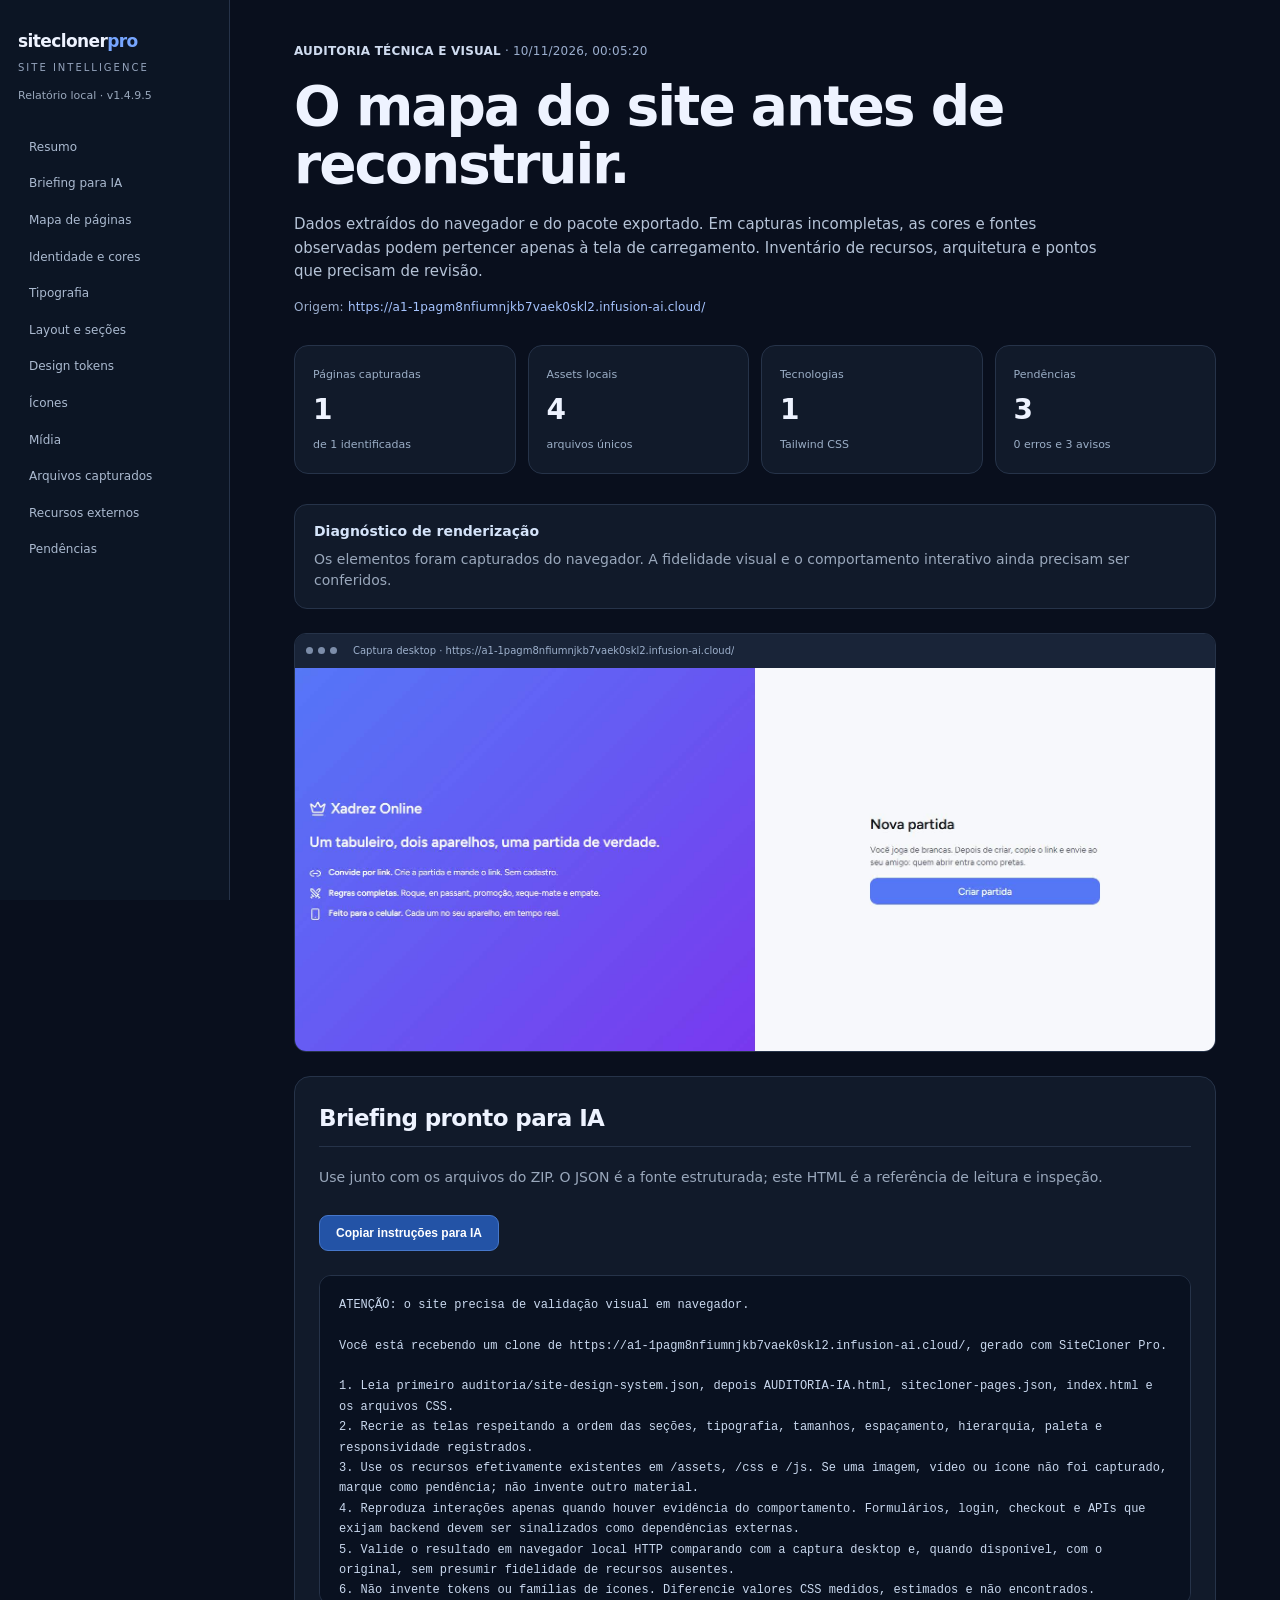
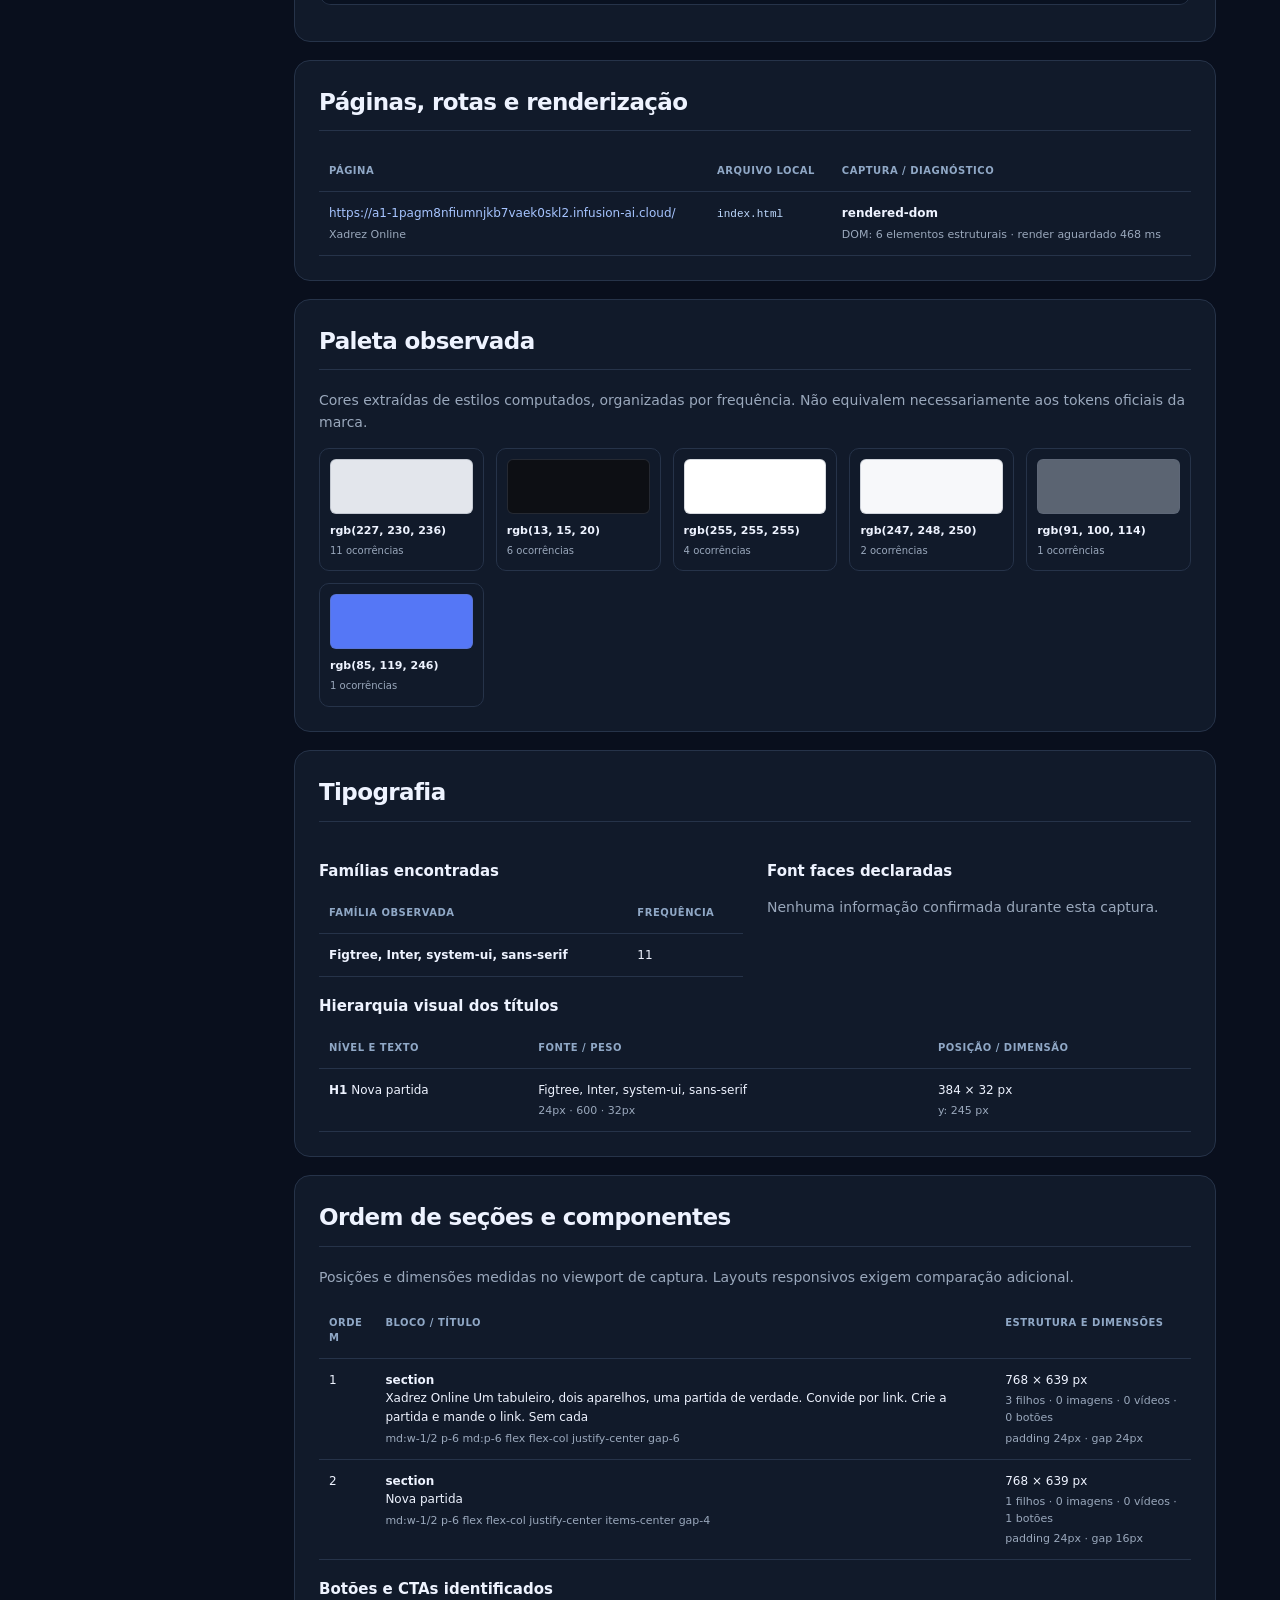
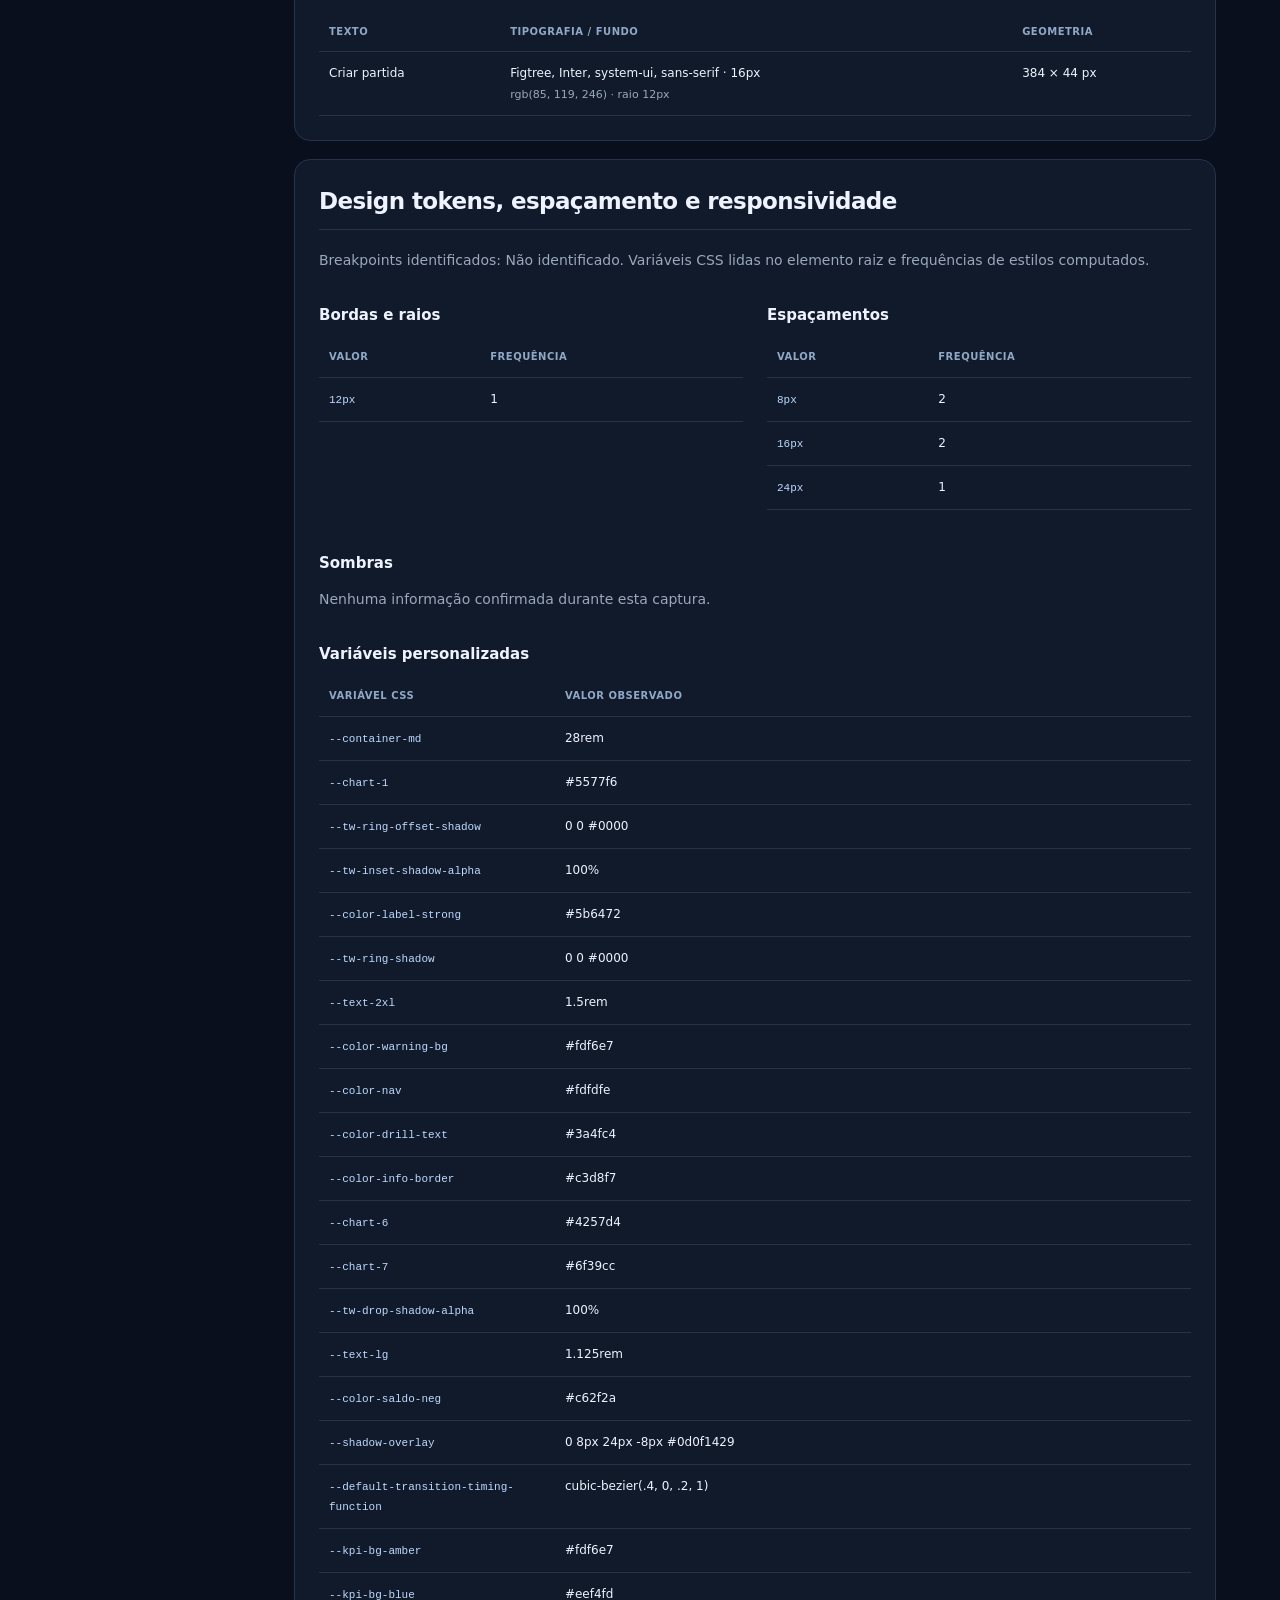
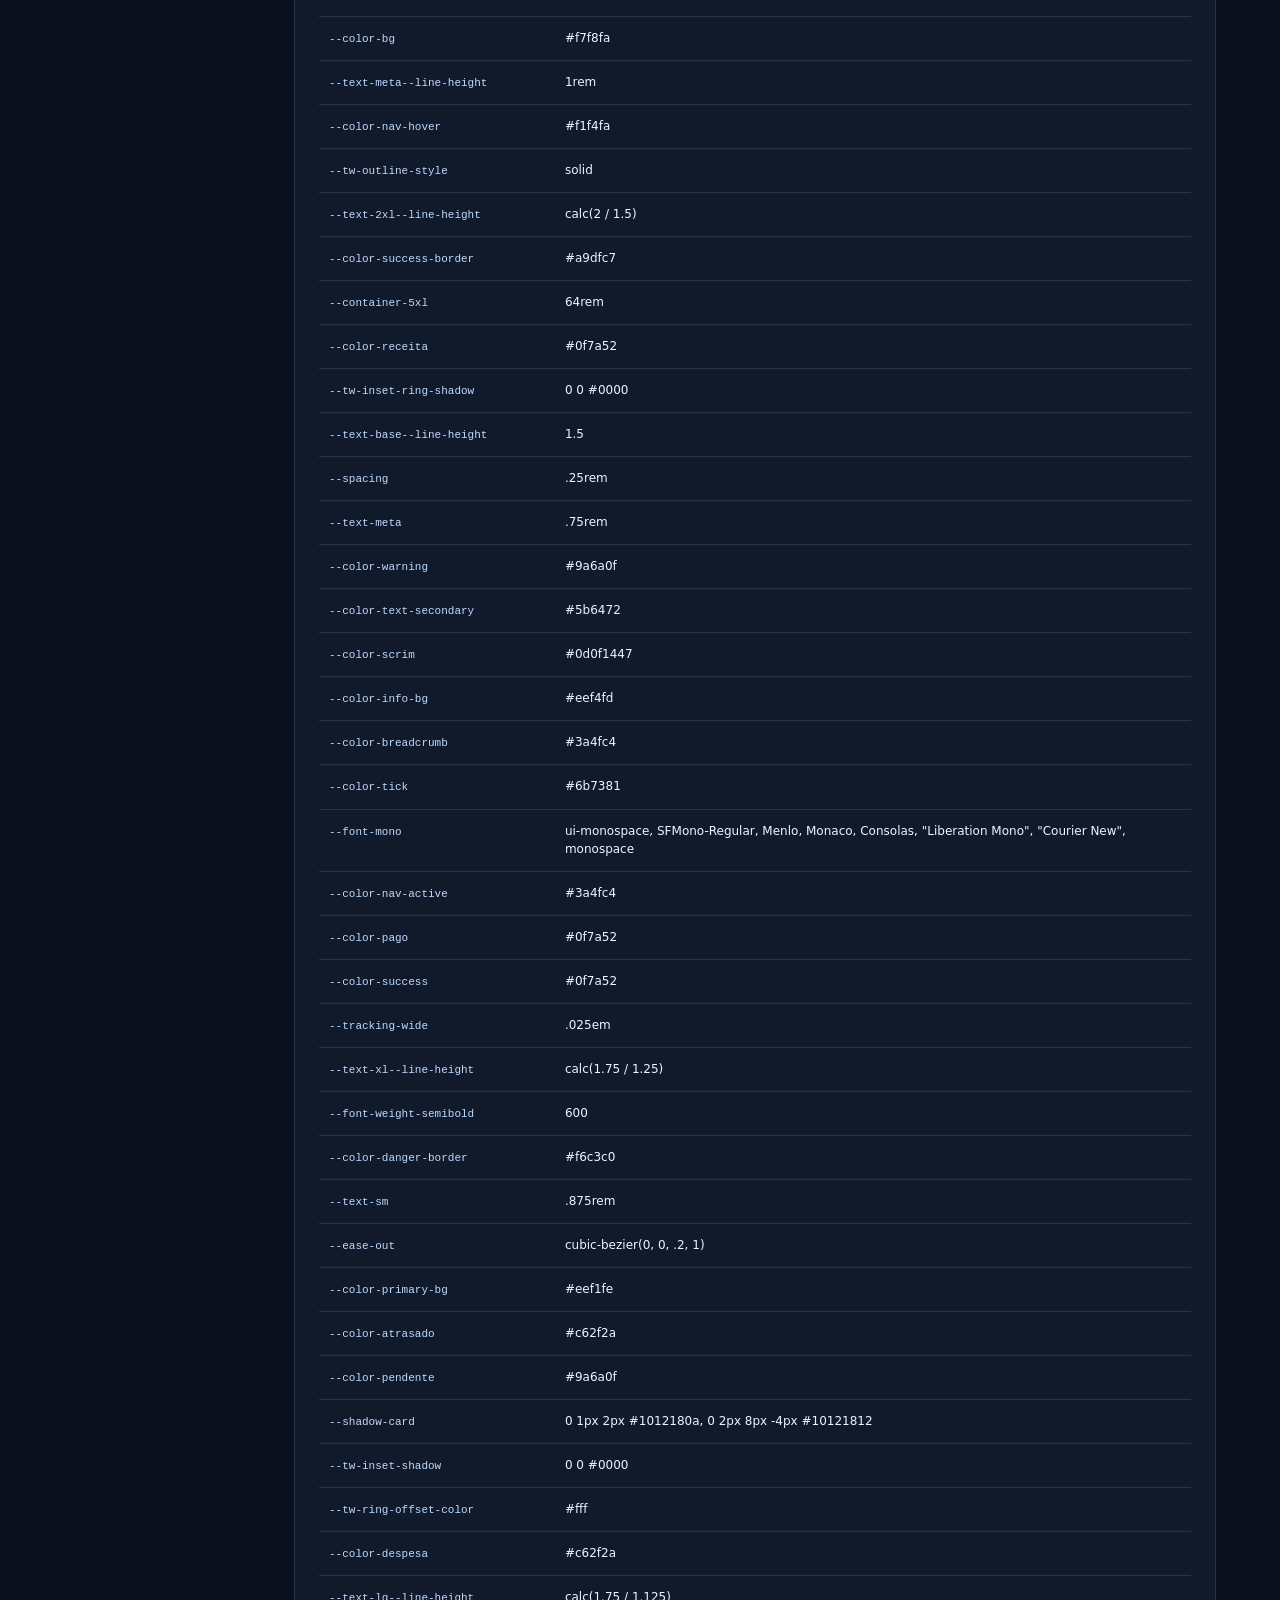
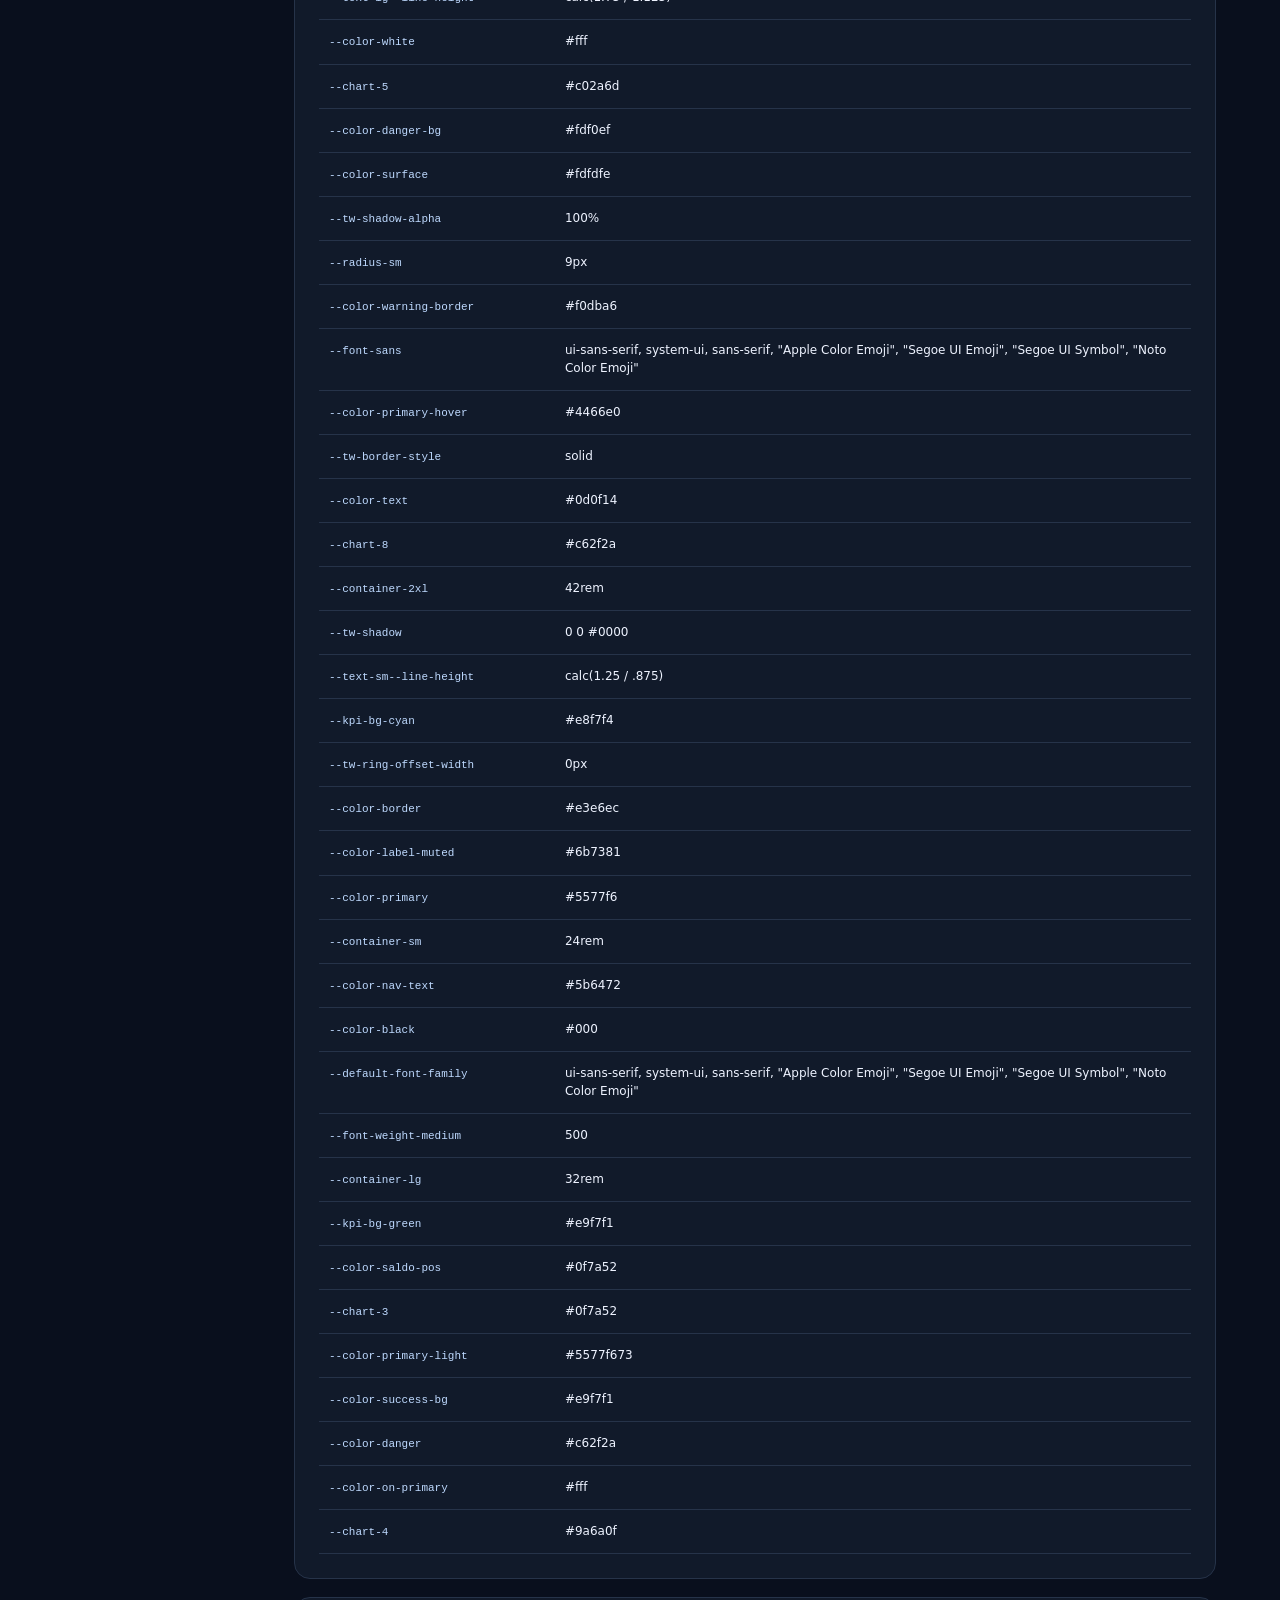
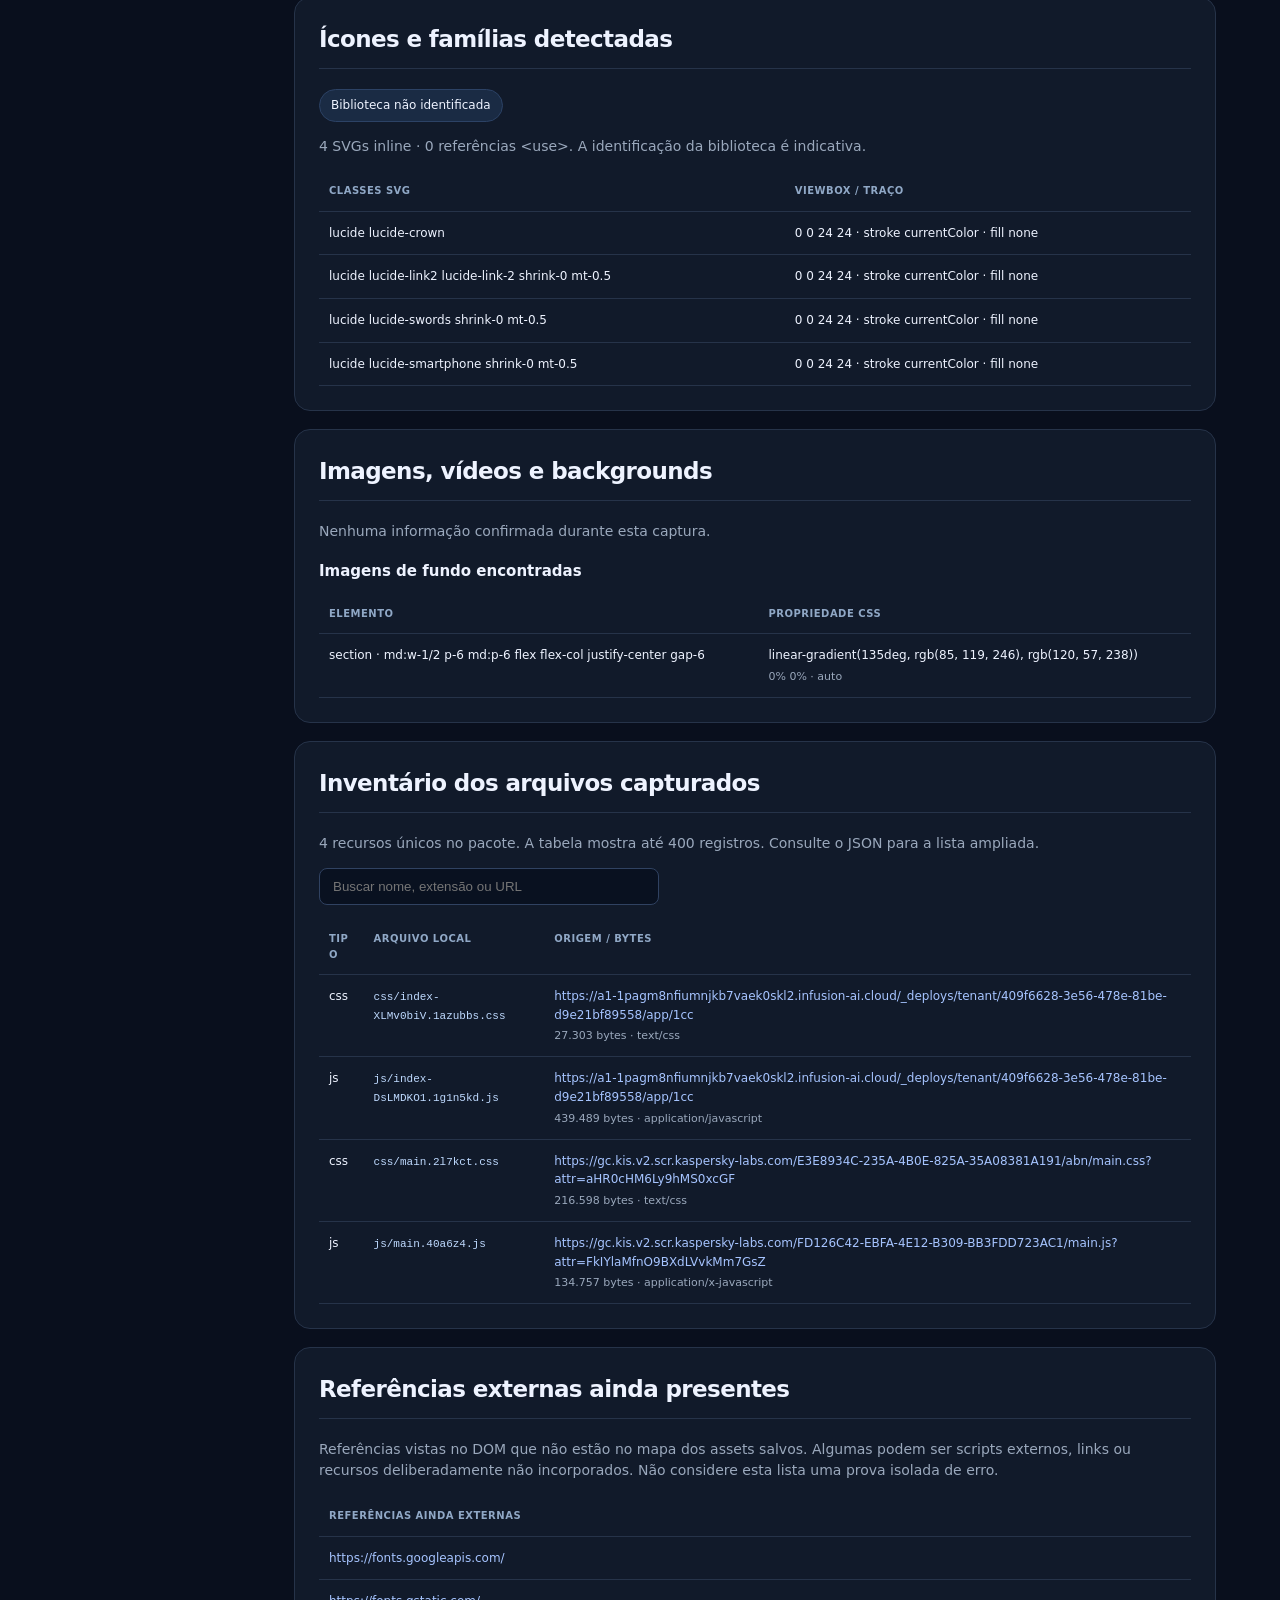
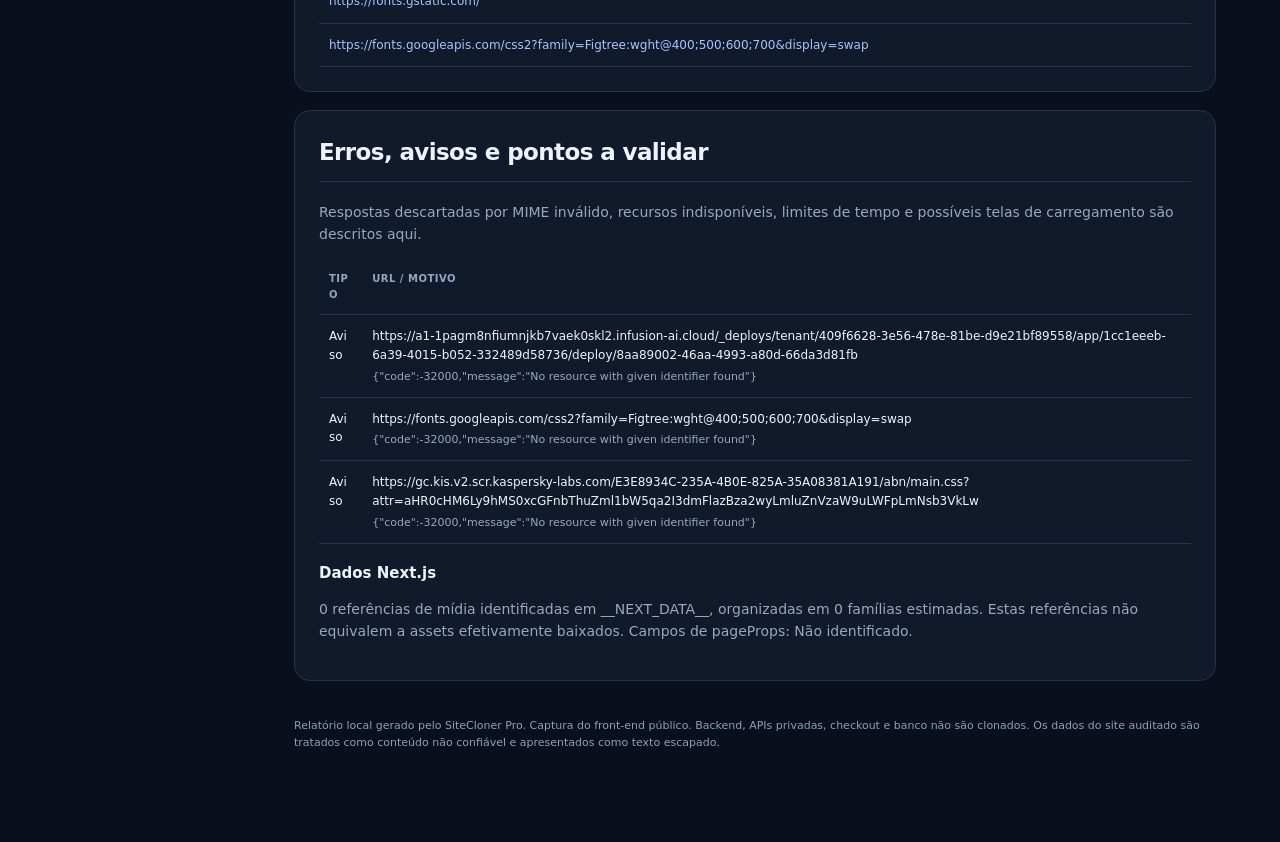
<file: AUDITORIA-IA.html>
<!doctype html><html lang="pt-BR"><head><meta charset="utf-8"><meta name="viewport" content="width=device-width,initial-scale=1"><title>Auditoria de site · SiteCloner Pro</title><style>
:root{color-scheme:dark;--b:#090f1d;--p:#111a2a;--line:#263349;--a:#77a6ff;--muted:#9aa8bc;--t:#eef3ff}*{box-sizing:border-box}html{scroll-behavior:smooth}body{margin:0;background:var(--b);color:var(--t);font:14px/1.55 system-ui,-apple-system,Segoe UI,Arial,sans-serif}a{color:#a6c4ff;overflow-wrap:anywhere;text-decoration:none}a:hover{text-decoration:underline}.shell{display:grid;grid-template-columns:230px minmax(0,1fr);min-height:100vh}.side{position:sticky;top:0;height:100vh;padding:28px 18px;background:#0c1524;border-right:1px solid var(--line);overflow:auto}.brand{font-size:17px;letter-spacing:-.6px;font-weight:750;margin-bottom:6px}.brand span{color:var(--a)}.eyebrow{text-transform:uppercase;letter-spacing:2px;font-size:10px;color:#95a4bd}.side p{color:var(--muted);font-size:11px;margin-bottom:25px}.side nav a{display:block;border-radius:8px;color:#abbad0;padding:9px 11px;font-size:12px}.side nav a:hover{background:#162339;color:#fff;text-decoration:none}.main{max-width:1400px;width:100%;margin:0 auto;padding:42px min(5vw,66px) 96px}.topline{color:#9baece;font-size:12px;letter-spacing:.2px}.topline b{color:#cfdbef}h1{font-size:clamp(33px,4.3vw,58px);line-height:1.06;letter-spacing:-2px;max-width:920px;margin:16px 0 20px}h2{font-size:23px;letter-spacing:-.6px;margin:0}h3{font-size:15px;margin:18px 0 10px}.intro{max-width:830px;color:#b5c3d7;font-size:15px}.metric-grid{display:grid;grid-template-columns:repeat(4,minmax(0,1fr));gap:12px;margin:28px 0 30px}.metric{padding:20px 18px;background:var(--p);border:1px solid var(--line);border-radius:14px;min-height:112px}.metric span,.metric small{display:block;color:#9baec6;font-size:11px}.metric strong{display:block;font-size:28px;font-weight:750;letter-spacing:-1px;margin:5px 0}.notice{border:1px solid #80613b;background:rgba(145,100,40,.12);padding:16px 19px;border-radius:13px;margin:20px 0}.notice strong{color:#ffe0ae}.notice p{color:#dcc5a4;margin:6px 0 0}.notice.neutral{border-color:var(--line);background:var(--p)}.notice.neutral strong{color:#d5e4fa}.notice.neutral p{color:var(--muted)}.panel{scroll-margin-top:22px;border:1px solid var(--line);border-radius:16px;background:var(--p);padding:24px;margin-top:18px}.section-title{margin-bottom:20px}.section-title h2{padding-bottom:10px;border-bottom:1px solid var(--line)}.subtle,.muted{color:var(--muted)}.muted{font-size:11px;margin-top:3px}.scroll{width:100%;overflow:auto}table{width:100%;border-collapse:collapse;table-layout:auto;text-align:left;font-size:12px}th,td{vertical-align:top;padding:12px 10px;border-bottom:1px solid var(--line);overflow-wrap:anywhere}th{color:#90a8c6;font-size:10px;text-transform:uppercase;letter-spacing:.5px}tr:hover td{background:#162137}code{font-family:ui-monospace,SFMono-Regular,Consolas,monospace;color:#bfdaff;font-size:11px}.tabular{font-variant-numeric:tabular-nums}.swatches{display:grid;grid-template-columns:repeat(auto-fill,minmax(138px,1fr));gap:12px}.swatch{border:1px solid var(--line);border-radius:10px;padding:10px;min-width:0}.swatch span{height:55px;display:block;border-radius:6px;border:1px solid #65708344;margin-bottom:8px}.swatch b{display:block;font-size:11px;overflow-wrap:anywhere}.swatch small{font-size:10px;color:var(--muted)}.split{display:grid;grid-template-columns:1fr 1fr;gap:24px}.inline-pills{display:flex;flex-wrap:wrap;gap:8px}.inline-pills span{background:#1a2b44;border:1px solid #2c4265;border-radius:100px;padding:6px 11px;font-size:12px}.screen{max-width:930px;background:#0a1020;border:1px solid var(--line);border-radius:12px;overflow:hidden;margin:24px 0}.screen-top{display:flex;align-items:center;gap:5px;padding:9px 11px;background:#192438;font-size:10px;color:#9db0cc}.screen-top i{width:7px;height:7px;border-radius:50%;background:#7c8da9}.screen-top span{padding-left:11px;white-space:nowrap;overflow:hidden;text-overflow:ellipsis}.screen img{display:block;width:100%;height:auto}.prompt{white-space:pre-wrap;background:#091120;border:1px solid var(--line);color:#c9d8ee;border-radius:12px;padding:19px;max-height:330px;overflow:auto;font:12px/1.7 ui-monospace,Consolas,monospace}.copy{border:1px solid #4677ca;color:#fff;background:#2353a6;border-radius:9px;padding:10px 16px;font-size:12px;font-weight:650;cursor:pointer;margin:12px 0}.copy:hover{background:#3564b8}.warn{color:#ffce8d}.search{background:#091120;border:1px solid #304261;color:#fff;border-radius:8px;padding:10px 13px;width:min(100%,340px);margin-bottom:14px}.footer{color:#8da0bb;font-size:11px;margin:36px 0}@media(max-width:950px){.shell{grid-template-columns:1fr}.side{position:static;height:auto}.side nav{display:flex;flex-wrap:wrap}.side nav a{padding:5px 10px}.main{padding:25px 18px 65px}.metric-grid{grid-template-columns:repeat(2,minmax(0,1fr))}.split{grid-template-columns:1fr}}@media(max-width:500px){.metric-grid{grid-template-columns:1fr 1fr}.panel{padding:15px}h1{letter-spacing:-1.4px}.metric{padding:14px}.metric strong{font-size:23px}}
</style></head><body><div class="shell"><aside class="side"><div class="brand">sitecloner<span>pro</span></div><div class="eyebrow">Site intelligence</div><p>Relatório local · v1.4.9.5</p><nav><a href="#resumo">Resumo</a><a href="#briefing">Briefing para IA</a><a href="#paginas">Mapa de páginas</a><a href="#cores">Identidade e cores</a><a href="#tipografia">Tipografia</a><a href="#secoes">Layout e seções</a><a href="#tokens">Design tokens</a><a href="#icones">Ícones</a><a href="#midia">Mídia</a><a href="#assets">Arquivos capturados</a><a href="#externos">Recursos externos</a><a href="#pendencias">Pendências</a></nav></aside><main class="main"><div id="resumo" class="topline"><b>AUDITORIA TÉCNICA E VISUAL</b> · 10/11/2026, 00:05:20</div><h1>O mapa do site antes de reconstruir.</h1><p class="intro">Dados extraídos do navegador e do pacote exportado. Em capturas incompletas, as cores e fontes observadas podem pertencer apenas à tela de carregamento. Inventário de recursos, arquitetura e pontos que precisam de revisão.</p><p class="topline">Origem: <a href="https://a1-1pagm8nfiumnjkb7vaek0skl2.infusion-ai.cloud/" target="_blank" rel="noopener noreferrer">https://a1-1pagm8nfiumnjkb7vaek0skl2.infusion-ai.cloud/</a></p><div class="metric-grid"><div class="metric"><span>Páginas capturadas</span><strong>1</strong><small>de 1 identificadas</small></div><div class="metric"><span>Assets locais</span><strong>4</strong><small>arquivos únicos</small></div><div class="metric"><span>Tecnologias</span><strong>1</strong><small>Tailwind CSS</small></div><div class="metric"><span>Pendências</span><strong>3</strong><small>0 erros e 3 avisos</small></div></div><div class="notice neutral"><strong>Diagnóstico de renderização</strong><p>Os elementos foram capturados do navegador. A fidelidade visual e o comportamento interativo ainda precisam ser conferidos.</p></div><div class="screen"><div class="screen-top"><i></i><i></i><i></i><span>Captura desktop · https://a1-1pagm8nfiumnjkb7vaek0skl2.infusion-ai.cloud/</span></div><img src="auditoria/preview-desktop.jpg" alt="Captura desktop da página de origem" loading="lazy"></div>
<section id="briefing" class="panel"><div class="section-title"><h2>Briefing pronto para IA</h2></div><p class="subtle">Use junto com os arquivos do ZIP. O JSON é a fonte estruturada; este HTML é a referência de leitura e inspeção.</p><button id="copyPrompt" class="copy" type="button">Copiar instruções para IA</button><pre id="aiPrompt" class="prompt">ATENÇÃO: o site precisa de validação visual em navegador.

Você está recebendo um clone de https://a1-1pagm8nfiumnjkb7vaek0skl2.infusion-ai.cloud/, gerado com SiteCloner Pro.

1. Leia primeiro auditoria/site-design-system.json, depois AUDITORIA-IA.html, sitecloner-pages.json, index.html e os arquivos CSS.
2. Recrie as telas respeitando a ordem das seções, tipografia, tamanhos, espaçamento, hierarquia, paleta e responsividade registrados.
3. Use os recursos efetivamente existentes em /assets, /css e /js. Se uma imagem, vídeo ou ícone não foi capturado, marque como pendência; não invente outro material.
4. Reproduza interações apenas quando houver evidência do comportamento. Formulários, login, checkout e APIs que exijam backend devem ser sinalizados como dependências externas.
5. Valide o resultado em navegador local HTTP comparando com a captura desktop e, quando disponível, com o original, sem presumir fidelidade de recursos ausentes.
6. Não invente tokens ou famílias de ícones. Diferencie valores CSS medidos, estimados e não encontrados.

Tecnologias observadas: Tailwind CSS.
Fontes observadas: Figtree, Inter, system-ui, sans-serif.
Paleta observada: rgb(227, 230, 236), rgb(13, 15, 20), rgb(255, 255, 255), rgb(247, 248, 250), rgb(91, 100, 114), rgb(85, 119, 246).
Páginas capturadas: 1. Pendências: 0 erros e 3 avisos.

Objetivo: gerar código editável, organizado e o mais fiel possível aos elementos realmente observados.</pre></section>
<section id="paginas" class="panel"><div class="section-title"><h2>Páginas, rotas e renderização</h2></div><div class="scroll"><table><thead><tr><th>Página</th><th>Arquivo local</th><th>Captura / diagnóstico</th></tr></thead><tbody><tr><td><a href="https://a1-1pagm8nfiumnjkb7vaek0skl2.infusion-ai.cloud/" target="_blank" rel="noopener noreferrer">https://a1-1pagm8nfiumnjkb7vaek0skl2.infusion-ai.cloud/</a><div class="muted">Xadrez Online</div></td><td><code>index.html</code></td><td><b>rendered-dom</b><div class="muted">DOM: 6 elementos estruturais · render aguardado 468 ms</div></td></tr></tbody></table></div></section>
<section id="cores" class="panel"><div class="section-title"><h2>Paleta observada</h2></div><p class="subtle">Cores extraídas de estilos computados, organizadas por frequência. Não equivalem necessariamente aos tokens oficiais da marca.</p><div class="swatches"><div class="swatch"><span style="background:rgb(227, 230, 236)"></span><b>rgb(227, 230, 236)</b><small>11 ocorrências</small></div><div class="swatch"><span style="background:rgb(13, 15, 20)"></span><b>rgb(13, 15, 20)</b><small>6 ocorrências</small></div><div class="swatch"><span style="background:rgb(255, 255, 255)"></span><b>rgb(255, 255, 255)</b><small>4 ocorrências</small></div><div class="swatch"><span style="background:rgb(247, 248, 250)"></span><b>rgb(247, 248, 250)</b><small>2 ocorrências</small></div><div class="swatch"><span style="background:rgb(91, 100, 114)"></span><b>rgb(91, 100, 114)</b><small>1 ocorrências</small></div><div class="swatch"><span style="background:rgb(85, 119, 246)"></span><b>rgb(85, 119, 246)</b><small>1 ocorrências</small></div></div></section>
<section id="tipografia" class="panel"><div class="section-title"><h2>Tipografia</h2></div><div class="split"><div><h3>Famílias encontradas</h3><div class="scroll"><table><thead><tr><th>Família observada</th><th>Frequência</th></tr></thead><tbody><tr><td><b>Figtree, Inter, system-ui, sans-serif</b></td><td>11</td></tr></tbody></table></div></div><div><h3>Font faces declaradas</h3><p class="subtle">Nenhuma informação confirmada durante esta captura.</p></div></div><h3>Hierarquia visual dos títulos</h3><div class="scroll"><table><thead><tr><th>Nível e texto</th><th>Fonte / peso</th><th>Posição / dimensão</th></tr></thead><tbody><tr><td><b>H1</b> Nova partida</td><td>Figtree, Inter, system-ui, sans-serif<div class="muted">24px · 600 · 32px</div></td><td>384 × 32 px<div class="muted">y: 245 px</div></td></tr></tbody></table></div></section>
<section id="secoes" class="panel"><div class="section-title"><h2>Ordem de seções e componentes</h2></div><p class="subtle">Posições e dimensões medidas no viewport de captura. Layouts responsivos exigem comparação adicional.</p><div class="scroll"><table><thead><tr><th>Ordem</th><th>Bloco / título</th><th>Estrutura e dimensões</th></tr></thead><tbody><tr><td class="tabular">1</td><td><b>section</b><div>Xadrez Online Um tabuleiro, dois aparelhos, uma partida de verdade. Convide por link. Crie a partida e mande o link. Sem cada</div><div class="muted">md:w-1/2 p-6 md:p-6 flex flex-col justify-center gap-6</div></td><td>768 × 639 px<div class="muted">3 filhos · 0 imagens · 0 vídeos · 0 botões</div><div class="muted">padding 24px · gap 24px</div></td></tr><tr><td class="tabular">2</td><td><b>section</b><div>Nova partida</div><div class="muted">md:w-1/2 p-6 flex flex-col justify-center items-center gap-4</div></td><td>768 × 639 px<div class="muted">1 filhos · 0 imagens · 0 vídeos · 1 botões</div><div class="muted">padding 24px · gap 16px</div></td></tr></tbody></table></div><h3>Botões e CTAs identificados</h3><div class="scroll"><table><thead><tr><th>Texto</th><th>Tipografia / fundo</th><th>Geometria</th></tr></thead><tbody><tr><td>Criar partida</td><td>Figtree, Inter, system-ui, sans-serif · 16px<div class="muted">rgb(85, 119, 246) · raio 12px</div></td><td>384 × 44 px</td></tr></tbody></table></div></section>
<section id="tokens" class="panel"><div class="section-title"><h2>Design tokens, espaçamento e responsividade</h2></div><p class="subtle">Breakpoints identificados: Não identificado. Variáveis CSS lidas no elemento raiz e frequências de estilos computados.</p><div class="split"><div><h3>Bordas e raios</h3><div class="scroll"><table><thead><tr><th>Valor</th><th>Frequência</th></tr></thead><tbody><tr><td><code>12px</code></td><td>1</td></tr></tbody></table></div></div><div><h3>Espaçamentos</h3><div class="scroll"><table><thead><tr><th>Valor</th><th>Frequência</th></tr></thead><tbody><tr><td><code>8px</code></td><td>2</td></tr><tr><td><code>16px</code></td><td>2</td></tr><tr><td><code>24px</code></td><td>1</td></tr></tbody></table></div></div><div><h3>Sombras</h3><p class="subtle">Nenhuma informação confirmada durante esta captura.</p></div></div><h3>Variáveis personalizadas</h3><div class="scroll"><table><thead><tr><th>Variável CSS</th><th>Valor observado</th></tr></thead><tbody><tr><td><code>--container-md</code></td><td>28rem</td></tr><tr><td><code>--chart-1</code></td><td>#5577f6</td></tr><tr><td><code>--tw-ring-offset-shadow</code></td><td>0 0 #0000</td></tr><tr><td><code>--tw-inset-shadow-alpha</code></td><td>100%</td></tr><tr><td><code>--color-label-strong</code></td><td>#5b6472</td></tr><tr><td><code>--tw-ring-shadow</code></td><td>0 0 #0000</td></tr><tr><td><code>--text-2xl</code></td><td>1.5rem</td></tr><tr><td><code>--color-warning-bg</code></td><td>#fdf6e7</td></tr><tr><td><code>--color-nav</code></td><td>#fdfdfe</td></tr><tr><td><code>--color-drill-text</code></td><td>#3a4fc4</td></tr><tr><td><code>--color-info-border</code></td><td>#c3d8f7</td></tr><tr><td><code>--chart-6</code></td><td>#4257d4</td></tr><tr><td><code>--chart-7</code></td><td>#6f39cc</td></tr><tr><td><code>--tw-drop-shadow-alpha</code></td><td>100%</td></tr><tr><td><code>--text-lg</code></td><td>1.125rem</td></tr><tr><td><code>--color-saldo-neg</code></td><td>#c62f2a</td></tr><tr><td><code>--shadow-overlay</code></td><td>0 8px 24px -8px #0d0f1429</td></tr><tr><td><code>--default-transition-timing-function</code></td><td>cubic-bezier(.4, 0, .2, 1)</td></tr><tr><td><code>--kpi-bg-amber</code></td><td>#fdf6e7</td></tr><tr><td><code>--kpi-bg-blue</code></td><td>#eef4fd</td></tr><tr><td><code>--color-bg</code></td><td>#f7f8fa</td></tr><tr><td><code>--text-meta--line-height</code></td><td>1rem</td></tr><tr><td><code>--color-nav-hover</code></td><td>#f1f4fa</td></tr><tr><td><code>--tw-outline-style</code></td><td>solid</td></tr><tr><td><code>--text-2xl--line-height</code></td><td>calc(2 / 1.5)</td></tr><tr><td><code>--color-success-border</code></td><td>#a9dfc7</td></tr><tr><td><code>--container-5xl</code></td><td>64rem</td></tr><tr><td><code>--color-receita</code></td><td>#0f7a52</td></tr><tr><td><code>--tw-inset-ring-shadow</code></td><td>0 0 #0000</td></tr><tr><td><code>--text-base--line-height</code></td><td>1.5</td></tr><tr><td><code>--spacing</code></td><td>.25rem</td></tr><tr><td><code>--text-meta</code></td><td>.75rem</td></tr><tr><td><code>--color-warning</code></td><td>#9a6a0f</td></tr><tr><td><code>--color-text-secondary</code></td><td>#5b6472</td></tr><tr><td><code>--color-scrim</code></td><td>#0d0f1447</td></tr><tr><td><code>--color-info-bg</code></td><td>#eef4fd</td></tr><tr><td><code>--color-breadcrumb</code></td><td>#3a4fc4</td></tr><tr><td><code>--color-tick</code></td><td>#6b7381</td></tr><tr><td><code>--font-mono</code></td><td>ui-monospace, SFMono-Regular, Menlo, Monaco, Consolas, &quot;Liberation Mono&quot;, &quot;Courier New&quot;, monospace</td></tr><tr><td><code>--color-nav-active</code></td><td>#3a4fc4</td></tr><tr><td><code>--color-pago</code></td><td>#0f7a52</td></tr><tr><td><code>--color-success</code></td><td>#0f7a52</td></tr><tr><td><code>--tracking-wide</code></td><td>.025em</td></tr><tr><td><code>--text-xl--line-height</code></td><td>calc(1.75 / 1.25)</td></tr><tr><td><code>--font-weight-semibold</code></td><td>600</td></tr><tr><td><code>--color-danger-border</code></td><td>#f6c3c0</td></tr><tr><td><code>--text-sm</code></td><td>.875rem</td></tr><tr><td><code>--ease-out</code></td><td>cubic-bezier(0, 0, .2, 1)</td></tr><tr><td><code>--color-primary-bg</code></td><td>#eef1fe</td></tr><tr><td><code>--color-atrasado</code></td><td>#c62f2a</td></tr><tr><td><code>--color-pendente</code></td><td>#9a6a0f</td></tr><tr><td><code>--shadow-card</code></td><td>0 1px 2px #1012180a, 0 2px 8px -4px #10121812</td></tr><tr><td><code>--tw-inset-shadow</code></td><td>0 0 #0000</td></tr><tr><td><code>--tw-ring-offset-color</code></td><td>#fff</td></tr><tr><td><code>--color-despesa</code></td><td>#c62f2a</td></tr><tr><td><code>--text-lg--line-height</code></td><td>calc(1.75 / 1.125)</td></tr><tr><td><code>--color-white</code></td><td>#fff</td></tr><tr><td><code>--chart-5</code></td><td>#c02a6d</td></tr><tr><td><code>--color-danger-bg</code></td><td>#fdf0ef</td></tr><tr><td><code>--color-surface</code></td><td>#fdfdfe</td></tr><tr><td><code>--tw-shadow-alpha</code></td><td>100%</td></tr><tr><td><code>--radius-sm</code></td><td>9px</td></tr><tr><td><code>--color-warning-border</code></td><td>#f0dba6</td></tr><tr><td><code>--font-sans</code></td><td>ui-sans-serif, system-ui, sans-serif, &quot;Apple Color Emoji&quot;, &quot;Segoe UI Emoji&quot;, &quot;Segoe UI Symbol&quot;, &quot;Noto Color Emoji&quot;</td></tr><tr><td><code>--color-primary-hover</code></td><td>#4466e0</td></tr><tr><td><code>--tw-border-style</code></td><td>solid</td></tr><tr><td><code>--color-text</code></td><td>#0d0f14</td></tr><tr><td><code>--chart-8</code></td><td>#c62f2a</td></tr><tr><td><code>--container-2xl</code></td><td>42rem</td></tr><tr><td><code>--tw-shadow</code></td><td>0 0 #0000</td></tr><tr><td><code>--text-sm--line-height</code></td><td>calc(1.25 / .875)</td></tr><tr><td><code>--kpi-bg-cyan</code></td><td>#e8f7f4</td></tr><tr><td><code>--tw-ring-offset-width</code></td><td>0px</td></tr><tr><td><code>--color-border</code></td><td>#e3e6ec</td></tr><tr><td><code>--color-label-muted</code></td><td>#6b7381</td></tr><tr><td><code>--color-primary</code></td><td>#5577f6</td></tr><tr><td><code>--container-sm</code></td><td>24rem</td></tr><tr><td><code>--color-nav-text</code></td><td>#5b6472</td></tr><tr><td><code>--color-black</code></td><td>#000</td></tr><tr><td><code>--default-font-family</code></td><td>ui-sans-serif, system-ui, sans-serif, &quot;Apple Color Emoji&quot;, &quot;Segoe UI Emoji&quot;, &quot;Segoe UI Symbol&quot;, &quot;Noto Color Emoji&quot;</td></tr><tr><td><code>--font-weight-medium</code></td><td>500</td></tr><tr><td><code>--container-lg</code></td><td>32rem</td></tr><tr><td><code>--kpi-bg-green</code></td><td>#e9f7f1</td></tr><tr><td><code>--color-saldo-pos</code></td><td>#0f7a52</td></tr><tr><td><code>--chart-3</code></td><td>#0f7a52</td></tr><tr><td><code>--color-primary-light</code></td><td>#5577f673</td></tr><tr><td><code>--color-success-bg</code></td><td>#e9f7f1</td></tr><tr><td><code>--color-danger</code></td><td>#c62f2a</td></tr><tr><td><code>--color-on-primary</code></td><td>#fff</td></tr><tr><td><code>--chart-4</code></td><td>#9a6a0f</td></tr></tbody></table></div></section>
<section id="icones" class="panel"><div class="section-title"><h2>Ícones e famílias detectadas</h2></div><div class="inline-pills"><span>Biblioteca não identificada</span></div><p class="subtle">4 SVGs inline · 0 referências &lt;use&gt;. A identificação da biblioteca é indicativa.</p><div class="scroll"><table><thead><tr><th>Classes SVG</th><th>viewBox / traço</th></tr></thead><tbody><tr><td>lucide lucide-crown</td><td>0 0 24 24 · stroke currentColor · fill none</td></tr><tr><td>lucide lucide-link2 lucide-link-2 shrink-0 mt-0.5</td><td>0 0 24 24 · stroke currentColor · fill none</td></tr><tr><td>lucide lucide-swords shrink-0 mt-0.5</td><td>0 0 24 24 · stroke currentColor · fill none</td></tr><tr><td>lucide lucide-smartphone shrink-0 mt-0.5</td><td>0 0 24 24 · stroke currentColor · fill none</td></tr></tbody></table></div></section>
<section id="midia" class="panel"><div class="section-title"><h2>Imagens, vídeos e backgrounds</h2></div><p class="subtle">Nenhuma informação confirmada durante esta captura.</p><h3>Imagens de fundo encontradas</h3><div class="scroll"><table><thead><tr><th>Elemento</th><th>Propriedade CSS</th></tr></thead><tbody><tr><td>section · md:w-1/2 p-6 md:p-6 flex flex-col justify-center gap-6</td><td>linear-gradient(135deg, rgb(85, 119, 246), rgb(120, 57, 238))<div class="muted">0% 0% · auto</div></td></tr></tbody></table></div></section>
<section id="assets" class="panel"><div class="section-title"><h2>Inventário dos arquivos capturados</h2></div><p class="subtle">4 recursos únicos no pacote. A tabela mostra até 400 registros. Consulte o JSON para a lista ampliada.</p><input id="assetSearch" class="search" placeholder="Buscar nome, extensão ou URL" aria-label="Buscar assets" autocomplete="off"><div class="scroll"><table><thead><tr><th>Tipo</th><th>Arquivo local</th><th>Origem / bytes</th></tr></thead><tbody><tr data-asset="css css/index-xlmv0biv.1azubbs.css https://a1-1pagm8nfiumnjkb7vaek0skl2.infusion-ai.cloud/_deploys/tenant/409f6628-3e56-478e-81be-d9e21bf89558/app/1cc1eeeb-6a39-4015-b052-332489d58736/deploy/8aa89002-46aa-4993-a80d-66da3d81fbfb/assets/index-xlmv0biv.css"><td>css</td><td><code>css/index-XLMv0biV.1azubbs.css</code></td><td><a href="https://a1-1pagm8nfiumnjkb7vaek0skl2.infusion-ai.cloud/_deploys/tenant/409f6628-3e56-478e-81be-d9e21bf89558/app/1cc1eeeb-6a39-4015-b052-332489d58736/deploy/8aa89002-46aa-4993-a80d-66da3d81fbfb/assets/index-XLMv0biV.css" target="_blank" rel="noopener noreferrer">https://a1-1pagm8nfiumnjkb7vaek0skl2.infusion-ai.cloud/_deploys/tenant/409f6628-3e56-478e-81be-d9e21bf89558/app/1cc</a><div class="muted">27.303 bytes · text/css</div></td></tr><tr data-asset="js js/index-dslmdko1.1g1n5kd.js https://a1-1pagm8nfiumnjkb7vaek0skl2.infusion-ai.cloud/_deploys/tenant/409f6628-3e56-478e-81be-d9e21bf89558/app/1cc1eeeb-6a39-4015-b052-332489d58736/deploy/8aa89002-46aa-4993-a80d-66da3d81fbfb/assets/index-dslmdko1.js"><td>js</td><td><code>js/index-DsLMDKO1.1g1n5kd.js</code></td><td><a href="https://a1-1pagm8nfiumnjkb7vaek0skl2.infusion-ai.cloud/_deploys/tenant/409f6628-3e56-478e-81be-d9e21bf89558/app/1cc1eeeb-6a39-4015-b052-332489d58736/deploy/8aa89002-46aa-4993-a80d-66da3d81fbfb/assets/index-DsLMDKO1.js" target="_blank" rel="noopener noreferrer">https://a1-1pagm8nfiumnjkb7vaek0skl2.infusion-ai.cloud/_deploys/tenant/409f6628-3e56-478e-81be-d9e21bf89558/app/1cc</a><div class="muted">439.489 bytes · application/javascript</div></td></tr><tr data-asset="css css/main.2l7kct.css https://gc.kis.v2.scr.kaspersky-labs.com/e3e8934c-235a-4b0e-825a-35a08381a191/abn/main.css?attr=ahr0chm6ly9hms0xcgfnbthuzml1bw5qa2i3dmflazbza2wylmluznvzaw9ulwfplmnsb3vklw"><td>css</td><td><code>css/main.2l7kct.css</code></td><td><a href="https://gc.kis.v2.scr.kaspersky-labs.com/E3E8934C-235A-4B0E-825A-35A08381A191/abn/main.css?attr=aHR0cHM6Ly9hMS0xcGFnbThuZml1bW5qa2I3dmFlazBza2wyLmluZnVzaW9uLWFpLmNsb3VkLw" target="_blank" rel="noopener noreferrer">https://gc.kis.v2.scr.kaspersky-labs.com/E3E8934C-235A-4B0E-825A-35A08381A191/abn/main.css?attr=aHR0cHM6Ly9hMS0xcGF</a><div class="muted">216.598 bytes · text/css</div></td></tr><tr data-asset="js js/main.40a6z4.js https://gc.kis.v2.scr.kaspersky-labs.com/fd126c42-ebfa-4e12-b309-bb3fdd723ac1/main.js?attr=fkiylamfno9bxdlvvkmm7gszetpn4y-sjvtbasmeqzwcx538qnkzuv2ovys77l7h24zvxkidw_xgkaosu1lgrba8a9a8fg5h4y3ugwdfsew"><td>js</td><td><code>js/main.40a6z4.js</code></td><td><a href="https://gc.kis.v2.scr.kaspersky-labs.com/FD126C42-EBFA-4E12-B309-BB3FDD723AC1/main.js?attr=FkIYlaMfnO9BXdLVvkMm7GsZeTPN4y-sjVTbasMEQzwCx538QNkzUv2OVYs77L7H24zVXKidw_xgkAOSU1lGRBA8A9A8FG5h4y3ugWDFsEw" target="_blank" rel="noopener noreferrer">https://gc.kis.v2.scr.kaspersky-labs.com/FD126C42-EBFA-4E12-B309-BB3FDD723AC1/main.js?attr=FkIYlaMfnO9BXdLVvkMm7GsZ</a><div class="muted">134.757 bytes · application/x-javascript</div></td></tr></tbody></table></div></section>
<section id="externos" class="panel"><div class="section-title"><h2>Referências externas ainda presentes</h2></div><p class="subtle">Referências vistas no DOM que não estão no mapa dos assets salvos. Algumas podem ser scripts externos, links ou recursos deliberadamente não incorporados. Não considere esta lista uma prova isolada de erro.</p><div class="scroll"><table><thead><tr><th>Referências ainda externas</th></tr></thead><tbody><tr><td><a href="https://fonts.googleapis.com/" target="_blank" rel="noopener noreferrer">https://fonts.googleapis.com/</a></td></tr><tr><td><a href="https://fonts.gstatic.com/" target="_blank" rel="noopener noreferrer">https://fonts.gstatic.com/</a></td></tr><tr><td><a href="https://fonts.googleapis.com/css2?family=Figtree:wght@400;500;600;700&amp;display=swap" target="_blank" rel="noopener noreferrer">https://fonts.googleapis.com/css2?family=Figtree:wght@400;500;600;700&amp;display=swap</a></td></tr></tbody></table></div></section>
<section id="pendencias" class="panel"><div class="section-title"><h2>Erros, avisos e pontos a validar</h2></div><p class="subtle">Respostas descartadas por MIME inválido, recursos indisponíveis, limites de tempo e possíveis telas de carregamento são descritos aqui.</p><div class="scroll"><table><thead><tr><th>Tipo</th><th>URL / motivo</th></tr></thead><tbody><tr><td>Aviso</td><td>https://a1-1pagm8nfiumnjkb7vaek0skl2.infusion-ai.cloud/_deploys/tenant/409f6628-3e56-478e-81be-d9e21bf89558/app/1cc1eeeb-6a39-4015-b052-332489d58736/deploy/8aa89002-46aa-4993-a80d-66da3d81fb<div class="muted">{&quot;code&quot;:-32000,&quot;message&quot;:&quot;No resource with given identifier found&quot;}</div></td></tr><tr><td>Aviso</td><td>https://fonts.googleapis.com/css2?family=Figtree:wght@400;500;600;700&amp;display=swap<div class="muted">{&quot;code&quot;:-32000,&quot;message&quot;:&quot;No resource with given identifier found&quot;}</div></td></tr><tr><td>Aviso</td><td>https://gc.kis.v2.scr.kaspersky-labs.com/E3E8934C-235A-4B0E-825A-35A08381A191/abn/main.css?attr=aHR0cHM6Ly9hMS0xcGFnbThuZml1bW5qa2I3dmFlazBza2wyLmluZnVzaW9uLWFpLmNsb3VkLw<div class="muted">{&quot;code&quot;:-32000,&quot;message&quot;:&quot;No resource with given identifier found&quot;}</div></td></tr></tbody></table></div><h3>Dados Next.js</h3><p class="subtle">0 referências de mídia identificadas em __NEXT_DATA__, organizadas em 0 famílias estimadas. Estas referências não equivalem a assets efetivamente baixados. Campos de pageProps: Não identificado.</p></section>
<p class="footer">Relatório local gerado pelo SiteCloner Pro. Captura do front-end público. Backend, APIs privadas, checkout e banco não são clonados. Os dados do site auditado são tratados como conteúdo não confiável e apresentados como texto escapado.</p></main></div><script>(function(){var b=document.getElementById('copyPrompt'),p=document.getElementById('aiPrompt');if(b&&p)b.addEventListener('click',function(){var t=p.textContent||'';if(navigator.clipboard&&window.isSecureContext){navigator.clipboard.writeText(t).then(function(){b.textContent='Copiado';}).catch(function(){b.textContent='Selecione o texto abaixo';});}else{var r=document.createRange();r.selectNodeContents(p);var s=window.getSelection();s.removeAllRanges();s.addRange(r);b.textContent='Texto selecionado. Use Ctrl+C';}});var input=document.getElementById('assetSearch');if(input)input.addEventListener('input',function(){var v=input.value.trim().toLowerCase();document.querySelectorAll('tr[data-asset]').forEach(function(r){r.hidden=!!v&&!r.getAttribute('data-asset').includes(v);});});})();</script></body></html>
</file>
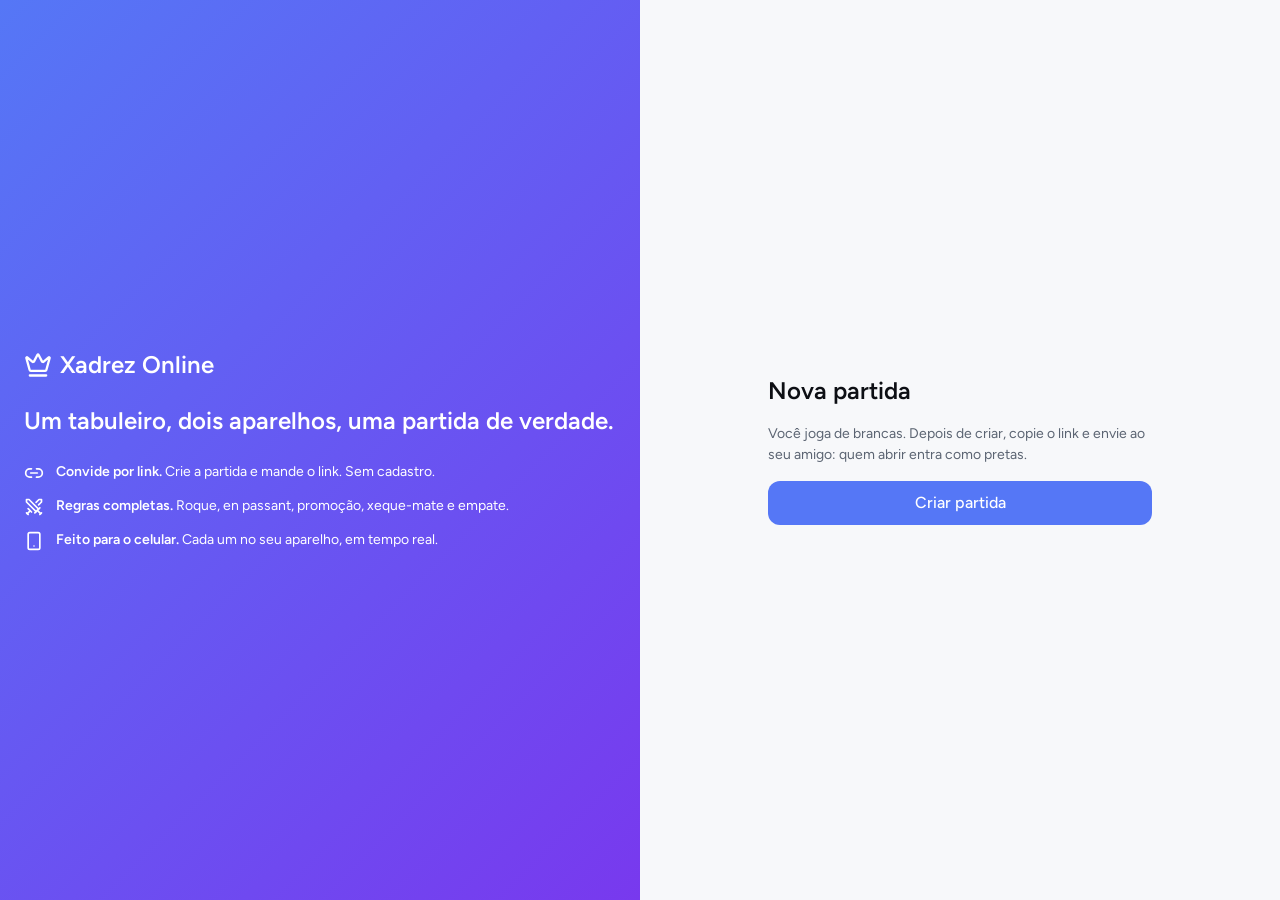
<file: WP-SOURCE.html>
<!doctype html>
<html data-sitecloner-elementor-source="1" lang="pt-BR"><head><link rel="stylesheet" crossorigin="anonymous" href="css/main.2l7kct.css">
    <meta charset="UTF-8">
    <link rel="icon" type="image/svg+xml" href="data:image/svg+xml,%3Csvg%20xmlns%3D%22http%3A%2F%2Fwww.w3.org%2F2000%2Fsvg%22%20viewBox%3D%220%200%2064%2064%22%3E%3Cdefs%3E%3ClinearGradient%20id%3D%22g%22%20x1%3D%220%22%20y1%3D%220%22%20x2%3D%221%22%20y2%3D%221%22%3E%3Cstop%20offset%3D%220%22%20stop-color%3D%22%235577F6%22%2F%3E%3Cstop%20offset%3D%221%22%20stop-color%3D%22%237839EE%22%2F%3E%3C%2FlinearGradient%3E%3C%2Fdefs%3E%3Crect%20width%3D%2264%22%20height%3D%2264%22%20rx%3D%2214%22%20fill%3D%22url(%23g)%22%2F%3E%3Ctext%20x%3D%2232%22%20y%3D%2243%22%20text-anchor%3D%22middle%22%20font-family%3D%22Figtree%2C%20Arial%2C%20sans-serif%22%20font-size%3D%2234%22%20font-weight%3D%22700%22%20fill%3D%22%23fff%22%3EX%3C%2Ftext%3E%3C%2Fsvg%3E">
    <meta name="viewport" content="width=device-width, initial-scale=1.0">
    
    
    <link href="https://fonts.googleapis.com/css2?family=Figtree:wght@400;500;600;700&amp;display=swap" rel="stylesheet">
    <title>Xadrez Online</title>
    
    <link rel="stylesheet" crossorigin="" href="css/index-XLMv0biV.1azubbs.css">
  <style type="text/css" class="abn_style" nonce="undefined">#AC_ad,#AD_160,#AD_300,#AD_468x60,#AD_ROW,#AD_text,#ADbox,#Ad-3-Slider,#Ad-4-Slider,#Ad-Container,#Ad-Content,#Ad-Top,#AdBar,#AdBigBox,#AdBillboard,#AdBlockDialog,#AdBottomLeader,#AdBottomRight,#AdBox2,#AdColumn,#AdContainerTop,#AdContent,#AdDisclaimer,#AdMiddle,#AdPopUp,#AdRectangleBanner,#AdSense1,#AdSense2,#AdSense3,#AdServer,#AdSkyscraper,#AdSlot_megabanner,#AdSpaceLeaderboard,#AdTop,#AdTopLeader,#AdWidgetContainer,#AdWrapperSuperCA,#AdZone1,#AdZone2,#Ad_BelowContent,#Ad_Block,#Ad_TopLeaderboard,#Adbanner,#Adlabel,#AdsBannerTop,#AdsBillboard,#AdsBottomContainer,#AdsContent,#AdsDiv,#AdsFrame,#AdsPubperform,#AdsRight,#AdsSky,#AdsTopContainer,#AdsWrap,#Ads_BA_BS,#Ads_BA_BUT,#Ads_BA_BUT2,#Ads_BA_BUT_box,#Ads_BA_CAD,#Ads_BA_CAD2,#Ads_BA_FLB,#Ads_BA_SKY,#Ads_BA_VID,#Ads_TFM_BS,#Ads_google_bottom_wide,#Adsense300x250,#AdsenseBottom,#AdsenseTop,#Adsterra,#Adv10,#Adv11,#Adv8,#Adv9,#AdvContainer,#AdvFooter,#AdvHeader,#Adv_Footer,#AdvertMid1,#AdvertMid2,#AdvertMpu,#AdvertPanel,#AdvertText,#AdvertiseFrame,#Advertisement1,#Advertisement2,#AdvertisementDiv,#AdvertisementLeaderboard,#Advertisements,#AdvertisingDiv_0,#Advertorial,#Advertorials,#AnchorAd,#ArticleContentAd,#Banner728x90,#BannerAd,#BannerAds,#BannerAdvert,#BannerAdvertisement,#BigBoxAd,#BigboxAdUnit,#BodyAd,#BodyTopAds,#Body_Ad8_divAdd,#BotAd,#BottomAdContainer,#BottomRightAdWrapper,#ButtonAd,#ContentAd,#Content_CA_AD_0_BC,#Content_CA_AD_1_BC,#DFP_top_leaderboard,#FooterAd,#FooterAdBlock,#FooterAdContainer,#FreeStarVideoAdContainer,#GoogleAd,#GoogleAd1,#GoogleAd2,#GoogleAd3,#GoogleAdRight,#GoogleAdTop,#GoogleAdsense,#HP1-ad,#HP2-ad,#HeadAd,#HeaderAD,#HeaderAd,#HeaderAdBlock,#HeaderAdsBlock,#HeaderTopBanner,#HeaderTopBannerADV,#HeroAd,#HomeAd1,#IFrameAd,#IFrameAd1,#IK-ad-area,#IK-ad-block,#IM_AD,#LayoutBottomAdBox,#LayoutHomeAdBoxBottom,#LeftAd,#LeftAd1,#MPUAdSpace,#MPUadvertising,#MainAd,#NR-Ads,#Player_Playoncontent,#Player_Playoncontent_footer,#PromotionAdBox,#PublicidadCentro,#PublicidadSuperior,#Publicidade,#RightAd,#RightAdBlock,#RightAdSpace,#RightAdvertisement,#SidebarAd,#SidebarAdContainer,#SitenavAdslot,#SkyAd,#SkyscraperAD,#SponsoredAd,#SponsoredAds,#SponsoredLinks,#SponsorsAds,#StickyBannerAd,#Top-ad,#TopADs,#TopAd,#TopAd0,#TopAdBox,#TopAdContainer,#TopAdPlacement,#TopAdPos,#TopAdTable,#TopAdvert,#TopBannerAd,#TopRightRadvertisement,#VPNAdvert,#WelcomeAd,#aad-header-1,#aad-header-2,#aad-header-3,#ab_adblock,#above-comments-ad,#above-fold-ad,#above-footer-ads,#aboveAd,#aboveNodeAds,#above_button_ad,#aboveplayerad,#abovepostads,#abp-killer,#acm-ad-tag-lawrence_dfp_mobile_arkadium,#ad--article--home-mobile-paramount-wrapper,#ad--article-bottom-wrapper,#ad--article-top,#ad--sidebar,#ad-0,#ad-1,#ad-125x125,#ad-160,#ad-160x600,#ad-2,#ad-2-160x600,#ad-230x100-1,#ad-250,#ad-250x300,#ad-3,#ad-3-300x250,#ad-300,#ad-300-250,#ad-300-additional,#ad-300-detail,#ad-300-sidebar,#ad-300X250-2,#ad-300a,#ad-300b,#ad-300x250,#ad-300x250-0,#ad-300x250-2,#ad-300x250-b,#ad-300x250-sidebar,#ad-300x250-wrapper,#ad-300x250_mid,#ad-300x250_mobile,#ad-300x250_top,#ad-300x40-5,#ad-300x600_top,#ad-4,#ad-5,#ad-6,#ad-635x40-1,#ad-7,#ad-728,#ad-728-90,#ad-728x90,#ad-8,#ad-9,#ad-Content_1,#ad-Content_2,#ad-Rectangle_1,#ad-Rectangle_2,#ad-Superbanner,#ad-a,#ad-ads,#ad-advertorial,#ad-affiliate,#ad-after,#ad-anchor,#ad-around-the-web,#ad-article,#ad-article-in,#ad-aside-1,#ad-background,#ad-ban,#ad-banner-1,#ad-banner-atf,#ad-banner-bottom,#ad-banner-btf,#ad-banner-desktop,#ad-banner-image,#ad-banner-placement,#ad-banner-top,#ad-banner-wrap,#ad-banner_atf-label,#ad-bar,#ad-base,#ad-bb-content,#ad-below-content,#ad-bg,#ad-big,#ad-bigbox,#ad-bigsize,#ad-billboard,#ad-billboard-atf,#ad-billboard-bottom,#ad-billboard01,#ad-blade,#ad-block,#ad-block-125,#ad-block-aa,#ad-block-bottom,#ad-block-container,#ad-block__overlay,#ad-block_overlay,#ad-border,#ad-bottom,#ad-bottom-banner,#ad-bottom-bnr,#ad-bottom-fixed,#ad-bottom-right-container,#ad-bottom-wrapper,#ad-box,#ad-box-1,#ad-box-2,#ad-box-bottom,#ad-box-halfpage,#ad-box-leaderboard,#ad-box-left,#ad-box-rectangle,#ad-box-rectangle-2,#ad-box-right,#ad-box1,#ad-box2,#ad-boxes,#ad-break,#ad-bs,#ad-btm,#ad-buttons,#ad-campaign,#ad-case,#ad-center,#ad-chips,#ad-circfooter,#ad-code,#ad-col,#ad-container-banner,#ad-container-fullpage,#ad-container-inner,#ad-container-leaderboard,#ad-container-mpu,#ad-container-outer,#ad-container-overlay,#ad-container-top-placeholder,#ad-container1,#ad-contentad,#ad-desktop-bottom,#ad-desktop-takeover-home,#ad-desktop-takeover-int,#ad-desktop-top,#ad-desktop-wrap,#ad-discover,#ad-display-ad,#ad-display-ad-placeholder,#ad-div-leaderboard,#ad-drawer,#ad-ear,#ad-extra-flat,#ad-featured-right,#ad-fixed-bottom,#ad-flex-top,#ad-flyout,#ad-footer-728x90,#ad-framework-top,#ad-front-btf,#ad-front-footer,#ad-full-width,#ad-fullbanner-btf,#ad-fullbanner-outer,#ad-fullwidth,#ad-googleAdSense,#ad-gutter-left,#ad-gutter-right,#ad-halfpage,#ad-halfpage1,#ad-halfpage2,#ad-head,#ad-header-1,#ad-header-2,#ad-header-3,#ad-header-banner,#ad-header-left,#ad-header-mad,#ad-header-mobile,#ad-header-right,#ad-holder,#ad-horizontal,#ad-horizontal-header,#ad-horizontal-top,#ad-incontent,#ad-index,#ad-inline-block,#ad-label2,#ad-large-banner-top,#ad-large-header,#ad-lb-secondary,#ad-leadboard1,#ad-leadboard2,#ad-leader,#ad-leader-atf,#ad-leader-container,#ad-leader-wrapper,#ad-leaderboard,#ad-leaderboard-atf,#ad-leaderboard-bottom,#ad-leaderboard-container,#ad-leaderboard-footer,#ad-leaderboard-header,#ad-leaderboard-spot,#ad-leaderboard-top,#ad-leaderboard970x90home,#ad-leaderboard970x90int,#ad-leaderboard_bottom,#ad-leadertop,#ad-lrec,#ad-m-rec-content,#ad-main,#ad-main-bottom,#ad-main-top,#ad-manager,#ad-masthead,#ad-medium,#ad-medium-lower,#ad-medium-rectangle,#ad-medrec,#ad-medrec__first,#ad-mid,#ad-mid-rect,#ad-middle,#ad-midpage,#ad-minibar,#ad-module,#ad-mpu,#ad-mrec,#ad-mrec2,#ad-new,#ad-north,#ad-one,#ad-other,#ad-output,#ad-overlay,#ad-page-1,#ad-pan3l,#ad-panel,#ad-pencil,#ad-performance,#ad-performanceFullbanner1,#ad-performanceRectangle1,#ad-placeholder,#ad-placeholder-horizontal,#ad-placeholder-vertical,#ad-placement,#ad-plate,#ad-player,#ad-popup,#ad-popup-home,#ad-popup-int,#ad-post,#ad-promo,#ad-push,#ad-pushdown,#ad-r,#ad-rec-atf,#ad-rec-btf,#ad-rec-btf-top,#ad-rect,#ad-rectangle,#ad-rectangle1,#ad-rectangle1-outer,#ad-rectangle2,#ad-rectangle3,#ad-results,#ad-right,#ad-right-bar-tall,#ad-right-container,#ad-right-sidebar,#ad-right-top,#ad-right2,#ad-right3,#ad-row,#ad-section,#ad-separator,#ad-shop,#ad-side,#ad-side-text,#ad-sidebar,#ad-sidebar-btf,#ad-sidebar-container,#ad-sidebar-mad,#ad-sidebar-mad-wrapper,#ad-sidebar1,#ad-sidebar2,#ad-site-header,#ad-skin,#ad-skm-below-content,#ad-sky,#ad-skyscraper,#ad-slideshow,#ad-slideshow2,#ad-slot,#ad-slot-1,#ad-slot-2,#ad-slot-3,#ad-slot-4,#ad-slot-5,#ad-slot-502,#ad-slot-lb,#ad-slot-right,#ad-slot-top,#ad-slot1,#ad-slot2,#ad-slot4,#ad-slug-wrapper,#ad-small-banner,#ad-space,#ad-space-big,#ad-splash,#ad-sponsors,#ad-spot,#ad-spot-bottom,#ad-spot-one,#ad-standard,#ad-standard-wrap,#ad-stickers,#ad-sticky-footer-container,#ad-story-right,#ad-story-top,#ad-stripe,#ad-target,#ad-teaser,#ad-text,#ad-three,#ad-top-250,#ad-top-300x250,#ad-top-728,#ad-top-banner,#ad-top-leaderboard,#ad-top-left,#ad-top-lock,#ad-top-low,#ad-top-right,#ad-top-right-container,#ad-top-text-low,#ad-top-wrap,#ad-top-wrapper,#ad-tower,#ad-two,#ad-undefined,#ad-unit-right-bottom-160-600,#ad-unit-right-middle-300-250,#ad-unit-top-banner,#ad-vip-article,#ad-west,#ad-wide-leaderboard,#ad-wrap,#ad-wrap2,#ad-wrapper-728x90,#ad-wrapper-footer-1,#ad-wrapper-main-1,#ad-wrapper-sidebar-1,#ad-wrapper-top-1,#ad1-placeholder,#ad125x125,#ad160,#ad160600,#ad160x600,#ad250,#ad300,#ad300-250,#ad300_250,#ad336,#ad336x280,#ad4,#ad468,#ad468x60,#ad480x60,#ad6,#ad600,#ad728,#ad72890,#ad728Box,#ad728Header,#ad728Mid,#ad728Top,#ad728Wrapper,#ad728X90,#ad728foot,#ad728h,#ad728top,#ad728x90,#ad728x90_1,#ad90,#ad900,#ad970,#ad970x90_exp,#adATF300x250,#adATF728x90,#adATFLeaderboard,#adAside,#adBTF300x250,#adBadges,#adBanner1,#adBanner336x280,#adBannerBottom,#adBannerHeader,#adBannerSpacer,#adBannerTable,#adBannerTop,#adBar,#adBelt,#adBillboard,#adBlock01,#adBlockAlert,#adBlockAlertWrap,#adBlockBanner,#adBlockContainer,#adBlockContent,#adBlockDetect,#adBlockOverlay,#adBlockerModal,#adBlocks,#adBottom,#adBox,#adBrandDev,#adBrandingStation,#adBreak,#adCarousel,#adChannel,#adChoiceFooter,#adChoices,#adChoicesIcon,#adChoicesLogo,#adCol,#adColumn,#adColumn3,#adComponentWrapper,#adContainer,#adContainer_1,#adContainer_2,#adContainer_3,#adContent,#adContentHolder,#adContext,#adDiv,#adDiv0,#adDiv1,#adDiv300,#adDiv4,#adDiv728,#adDivContainer,#adFiller,#adFlashDiv,#adFooter,#adFot,#adFrame,#adGallery,#adGoogleText,#adHeader,#adHeaderTop,#adHeaderWrapper,#adHeading,#adHeightstory,#adHolder,#adHolder1,#adHolder2,#adHolder3,#adHolder4,#adHolder5,#adHolder6,#adHome,#adHomeTop,#adIframe,#adInPlayer,#adInhouse,#adIsland,#adLB,#adLabel,#adLarge,#adLayer,#adLayerTop,#adLayout,#adLeader,#adLeaderTop,#adLeaderboard,#adLeaderboard-middle,#adLeft,#adLink,#adLink1,#adLounge,#adLrec,#adMOBILETOP,#adMPU,#adMPUHolder,#adMain,#adMarketplace,#adMed,#adMedRect,#adMediumRectangle,#adMeld,#adMessage,#adMid2,#adMpu,#adMpuBottom,#adOuter,#adPartnerLinks,#adPlaceHolder1,#adPlaceHolder2,#adPlacement_1,#adPlacement_2,#adPlacement_3,#adPlacement_4,#adPlacement_7,#adPlacement_8,#adPlacement_9,#adPlacer,#adPopover,#adPopup,#adPosition0,#adPosition14,#adPosition5,#adPosition6,#adPosition7,#adPosition9,#adPush,#adPushdown1,#adReady,#adRight,#adRight1,#adRight2,#adRight3,#adRight4,#adRight5,#adScraper,#adSection,#adSenseBox,#adSenseModule,#adSenseWrapper,#adSet,#adSide,#adSide1-container,#adSideButton,#adSidebar,#adSite,#adSkin,#adSkinBackdrop,#adSkinLeft,#adSkinRight,#adSky,#adSkyPosition,#adSkyscraper,#adSlider,#adSlot-dmpu,#adSlot-dontMissLarge,#adSlot-leader,#adSlot-leaderBottom,#adSlot1,#adSlot2,#adSlot3,#adSlot4,#adSlug,#adSpace,#adSpaceBottom,#adSpaceHeight,#adSpacer,#adSpecial,#adSqb,#adSquare,#adStrip,#adSuperbanner,#adTag,#adText,#adTextLink,#adTile,#adTop,#adTopContent,#adTopLREC,#adTopLarge,#adTopModule,#adTower,#adUnderArticle,#adUnit,#adWideSkyscraper,#adWrap,#adWrapperSky,#ad_160,#ad_160_600,#ad_160_600_2,#ad_160x160,#ad_160x600,#ad_250,#ad_250x250,#ad_300,#ad_300_250,#ad_300_250_1,#ad_300x250,#ad_336,#ad_468_60,#ad_468x60,#ad_5,#ad_728,#ad_728_90,#ad_728x90,#ad_8,#ad_9,#ad_B1,#ad_Banner,#ad_Bottom,#ad_LargeRec01,#ad_Middle,#ad_Middle1,#ad_Pushdown,#ad_R1,#ad_Right,#ad_Top,#ad_Wrap,#ad__billboard,#ad_ad,#ad_adsense,#ad_after_header_1,#ad_anchor,#ad_area,#ad_article1_1,#ad_article1_2,#ad_article2_1,#ad_article2_2,#ad_article3_1,#ad_article3_2,#ad_banner_1,#ad_banner_468x60,#ad_banner_728x90,#ad_banner_bot,#ad_banner_top,#ad_banners,#ad_bar,#ad_bar_rect,#ad_before_header,#ad_bg,#ad_bg_image,#ad_big,#ad_bigbox,#ad_bigbox_companion,#ad_bigrectangle,#ad_billboard,#ad_block,#ad_block_0,#ad_block_1,#ad_block_2,#ad_block_mpu,#ad_bnr_atf_01,#ad_bnr_atf_02,#ad_bnr_atf_03,#ad_bnr_btf_07,#ad_bnr_btf_08,#ad_body,#ad_bottom,#ad_box_top,#ad_branding,#ad_bsb,#ad_bsb_cont,#ad_btmslot,#ad_button,#ad_buttons,#ad_cell,#ad_center,#ad_choices,#ad_close,#ad_closebtn,#ad_comments,#ad_cont,#ad_cont_superbanner,#ad_container,#ad_container_0,#ad_container_300x250,#ad_container_side,#ad_container_sidebar,#ad_container_top,#ad_content,#ad_content_1,#ad_content_2,#ad_content_3,#ad_content_fullsize,#ad_content_primary,#ad_content_right,#ad_content_top,#ad_content_wrap,#ad_contentslot_1,#ad_contentslot_2,#ad_creative_2,#ad_creative_3,#ad_creative_5,#ad_dfp_rec1,#ad_display_300_250,#ad_display_728_90,#ad_div,#ad_div_bottom,#ad_div_top,#ad_feedback,#ad_foot,#ad_footer,#ad_footer1,#ad_footerAd,#ad_frame,#ad_frame1,#ad_from_bottom,#ad_fullbanner,#ad_gallery,#ad_gallery_bot,#ad_global_300x250,#ad_global_above_footer,#ad_global_below_navbar,#ad_global_header,#ad_global_header1,#ad_global_header2,#ad_h3,#ad_halfpage,#ad_head,#ad_header,#ad_header_1,#ad_header_container,#ad_holder,#ad_home,#ad_home_middle,#ad_horizontal,#ad_houseslot_a,#ad_houseslot_b,#ad_hp,#ad_img,#ad_interthread,#ad_island,#ad_island2,#ad_label,#ad_large,#ad_large_rectangular,#ad_lateral,#ad_layer,#ad_ldb,#ad_lead1,#ad_leader,#ad_leaderBoard,#ad_leaderboard,#ad_leaderboard_top,#ad_left,#ad_left_1,#ad_left_2,#ad_left_3,#ad_left_skyscraper,#ad_left_top,#ad_leftslot,#ad_links,#ad_links_footer,#ad_lnk,#ad_lrec,#ad_lwr_square,#ad_main,#ad_main_leader,#ad_main_top,#ad_marginal,#ad_marker,#ad_mast,#ad_med_rect,#ad_medium,#ad_medium_rectangle,#ad_medium_rectangular,#ad_mediumrectangle,#ad_message,#ad_middle,#ad_middle_bottom,#ad_midstrip,#ad_mobile,#ad_module,#ad_mpu,#ad_mpu2,#ad_mpu300x250,#ad_mrec,#ad_mrec1,#ad_mrec2,#ad_mrec_intext,#ad_mrec_intext2,#ad_new,#ad_news_article,#ad_newsletter,#ad_one,#ad_overlay,#ad_overlayer,#ad_panel,#ad_panorama_top,#ad_pencil,#ad_place,#ad_placeholder,#ad_player,#ad_plugs,#ad_popup_background,#ad_popup_wrapper,#ad_post,#ad_poster,#ad_primary,#ad_publicidad,#ad_rail,#ad_rec_01,#ad_rect,#ad_rect1,#ad_rect2,#ad_rect3,#ad_rect_body,#ad_rect_bottom,#ad_rect_btf_01,#ad_rect_btf_02,#ad_rect_btf_03,#ad_rect_btf_04,#ad_rect_btf_05,#ad_rectangle,#ad_region1,#ad_region2,#ad_region3,#ad_region5,#ad_results,#ad_right,#ad_right_box {display: none !important; color: #f031c1 !important; background-color: #76d523 !important;}#ad_right_top,#ad_rightslot,#ad_rotator-2,#ad_rotator-3,#ad_row,#ad_row_home,#ad_rr_1,#ad_sec,#ad_sec_div,#ad_secondary,#ad_short,#ad_sidebar,#ad_sidebar1,#ad_sidebar2,#ad_sidebar3,#ad_sidebar_1,#ad_sidebar_left_container,#ad_sidebar_news,#ad_sidebar_top,#ad_sidebody,#ad_site_header,#ad_sitebar,#ad_skin,#ad_slot,#ad_slot_bottom,#ad_slot_leaderboard,#ad_small,#ad_space_top,#ad_sponsored,#ad_spot_a,#ad_spot_b,#ad_spotlight,#ad_square,#ad_squares,#ad_ss,#ad_stck,#ad_sticky_wrap,#ad_strip,#ad_superbanner,#ad_table,#ad_takeover,#ad_tall,#ad_tbl,#ad_topBanner,#ad_topScroller,#ad_top_728x90,#ad_top_banner,#ad_top_bar,#ad_top_holder,#ad_topbanner,#ad_topmob,#ad_topnav,#ad_topslot,#ad_two,#ad_txt,#ad_under_game,#ad_unit,#ad_unit1,#ad_unit2,#ad_vertical,#ad_video_abovePlayer,#ad_video_belowPlayer,#ad_video_large,#ad_video_root,#ad_wallpaper,#ad_wide,#ad_wide_box,#ad_wideboard,#ad_widget,#ad_widget_1,#ad_window,#ad_wp,#ad_wp_base,#ad_wrap,#ad_wrapper,#ad_wrapper1,#ad_wrapper2,#ad_xrail_top,#ad_zone,#adaptvcompanion,#adb-actived,#adb-enabled,#adb-enabled3,#adb-warning,#adb_bottom,#adbackground,#adbanner-container,#adbanner1,#adbannerbox,#adbannerdiv,#adbannerleft,#adbannerright,#adbannerwidget,#adbd.overdiv,#adbig,#adblade,#adblade_ad,#adblock-alert,#adblock-big,#adblock-box,#adblock-leaderboard,#adblock-modal,#adblock-msg,#adblock-overlay,#adblock-small,#adblock1,#adblock2,#adblock4,#adblockDetect,#adblockOverlay,#adblock_detected,#adblock_message,#adblock_screen,#adblock_tooltip,#adblockbottom,#adblocker_announce,#adblocker_message,#adblocker_modal_overlay,#adblocks-detected,#adbn,#adbnr,#adboard,#adbody,#adbottom,#adbottomleft,#adbottomright,#adbox--hot_news_ad,#adbox--page_bottom_ad,#adbox--page_top_ad,#adbox-inarticle,#adbox-topbanner,#adbox1,#adbox2,#adbox_content,#adbox_right,#adbutton,#adbuttons,#adcell,#adcenter,#adcenter2,#adcenter4,#adchoices-icon,#adchoicesBtn,#adclear,#adclose,#adcolContent,#adcolumn,#adcontainer2,#adcontainer3,#adcontainer5,#adcontainerRight,#adcontainer_ad_content_top,#adcontent1,#adcontent2,#adcontextlinks,#addbottomleft,#addemam-wrapper,#addvert,#adfactor-label,#adfloat,#adfooter,#adfooter_728x90,#adframe:not(frameset),#adframetop,#adfreeDeskSpace,#adhalfpage,#adhead,#adheader,#adhesionAdSlot,#adhesionUnit,#adhide,#adholder,#adholderContainerHeader,#adhome,#adhomepage,#adjacency,#adlabel,#adlabelFooter,#adlabelfooter,#adlabelheader,#adlanding,#adlayer,#adlayerContainer,#adlayerad,#adleaderboard,#adleft,#adlinks,#adlrec,#adm-inline-article-ad-1,#adm-inline-article-ad-2,#admain,#admasthead,#admid,#admobilefoot,#admobilefootinside,#admobilemiddle,#admobiletop,#admobiletopinside,#admod2,#admpubottom,#admpubottom2,#admpufoot,#admpumiddle,#admpumiddle2,#admputop2,#admsg,#adnet,#adnorth,#ados1,#ados2,#ados3,#ados4,#adplace,#adplacement,#adpos-top,#adpos2,#adposition,#adposition1,#adposition10,#adposition1_container,#adposition2,#adposition3,#adposition4,#adpositionbottom,#adrect,#adright,#adright2,#adrightbottom,#adrightrail,#adriver_middle,#adriver_top,#adrotator,#adrow,#adrow1,#adrow3,#ads-1,#ads-125,#ads-200,#ads-250,#ads-300,#ads-300-250,#ads-336x280,#ads-468,#ads-5,#ads-728x90,#ads-728x90-I3,#ads-728x90-I4,#ads-area,#ads-article-left,#ads-banner,#ads-banner-top,#ads-bar,#ads-before-content,#ads-bg,#ads-bg-mobile,#ads-billboard,#ads-block,#ads-blog,#ads-bot,#ads-bottom,#ads-col,#ads-container,#ads-container-2,#ads-container-anchor,#ads-container-single,#ads-container-top,#ads-content,#ads-content-double,#ads-footer,#ads-footer-inner,#ads-footer-wrap,#ads-google,#ads-header-728,#ads-home-468,#ads-horizontal,#ads-inread,#ads-inside-content,#ads-leader,#ads-leaderboard,#ads-leaderboard1,#ads-left-top,#ads-lrec,#ads-main,#ads-middle,#ads-mpu,#ads-outer,#ads-pagetop,#ads-panel,#ads-pop,#ads-position-header-desktop,#ads-right,#ads-right-bottom,#ads-right-skyscraper,#ads-right-top,#ads-slot,#ads-space,#ads-superBanner,#ads-text,#ads-top,#ads-top-728,#ads-top-wrap,#ads-under-rotator,#ads-vertical,#ads-vertical-wrapper,#ads-wrap,#ads1,#ads120,#ads125,#ads1_box,#ads2,#ads2_block,#ads2_box,#ads2_container,#ads3,#ads300,#ads300-250,#ads300x200,#ads300x250,#ads300x250_2,#ads336x280,#ads4,#ads468x60,#ads50,#ads7,#ads728,#ads728bottom,#ads728top,#ads728x90,#ads728x90_2,#ads728x90top,#adsBar,#adsBottom,#adsContent,#adsDisplay,#adsHeader,#adsHeading,#adsLREC,#adsLeft,#adsLinkFooter,#adsMobileFixed,#adsMpu,#adsPanel,#adsRight,#adsRightDiv,#adsSectionLeft,#adsSectionRight,#adsSquare,#adsTG,#adsTN,#adsTop,#adsTopLeft,#adsTopMobileFixed,#adsZone,#adsZone1,#adsZone2,#ads_0_container,#ads_160,#ads_3,#ads_300x250,#ads_4,#ads_728,#ads_728x90,#ads_728x90_top,#ads_banner,#ads_banner1,#ads_banner_header,#ads_belownav,#ads_big,#ads_block,#ads_body_1,#ads_body_2,#ads_body_3,#ads_body_4,#ads_body_5,#ads_body_6,#ads_bottom,#ads_box,#ads_box1,#ads_box2,#ads_box_bottom,#ads_box_right,#ads_box_top,#ads_button,#ads_campaign,#ads_catDiv,#ads_center,#ads_center_banner,#ads_central,#ads_combo2,#ads_container,#ads_content,#ads_desktop_r1,#ads_desktop_r2,#ads_expand,#ads_footer,#ads_fullsize,#ads_h,#ads_h1,#ads_h2,#ads_halfsize,#ads_header,#ads_horiz,#ads_horizontal,#ads_horz,#ads_in_modal,#ads_in_video,#ads_insert_container,#ads_layout_bottom,#ads_lb,#ads_lb_frame,#ads_leaderbottom,#ads_left,#ads_left_top,#ads_line,#ads_medrect,#ads_notice,#ads_overlay,#ads_page_top,#ads_place,#ads_placeholder,#ads_player,#ads_popup,#ads_right,#ads_right_sidebar,#ads_right_top,#ads_slide_div,#ads_space,#ads_space_header,#ads_superbanner1,#ads_superbanner2,#ads_superior,#ads_td,#ads_text,#ads_textlinks,#ads_title,#ads_top,#ads_top2,#ads_top:not(a),#ads_top_banner,#ads_top_container,#ads_top_content,#ads_top_right,#ads_top_sec,#ads_topbanner,#ads_tower_top,#ads_vert,#ads_video,#ads_wide,#ads_wrapper,#adsbot,#adsbottom,#adsbox-left,#adsbox-right,#adscenter,#adscolumn,#adscontainer,#adscontent,#adsdiv,#adsection,#adsense-2,#adsense-468x60,#adsense-area,#adsense-bottom,#adsense-container-bottom,#adsense-header,#adsense-link,#adsense-links,#adsense-middle,#adsense-post,#adsense-right,#adsense-sidebar,#adsense-tag,#adsense-text,#adsense-top,#adsense-wrap,#adsense1,#adsense2,#adsense2pos,#adsense468,#adsense6,#adsense728,#adsenseArea,#adsenseContainer,#adsenseHeader,#adsenseLeft,#adsensePreCuerpo,#adsenseWrap,#adsense_banner_top,#adsense_block,#adsense_bottom_ad,#adsense_box,#adsense_box2,#adsense_center,#adsense_image,#adsense_inline,#adsense_leaderboard,#adsense_overlay,#adsense_r_side_sticky_container,#adsense_sidebar,#adsense_top,#adsenseheader,#adsensehorizontal,#adsensempu,#adsensepo,#adsenseskyscraper,#adsensetext,#adsensetop,#adserv,#adsframe_2,#adside,#adsimage,#adsitem,#adskeeper,#adskinleft,#adskinlink,#adskinright,#adskintop,#adsky,#adskyscraper,#adskyscraper_flex,#adsleft1,#adslider,#adslist,#adslot-below-updated,#adslot-download-abovefiles,#adslot-half-page,#adslot-homepage-middle,#adslot-infobox,#adslot-left-skyscraper,#adslot-side-mrec,#adslot-site-footer,#adslot-site-header,#adslot-sticky-headerbar,#adslot-top-rectangle,#adslot1,#adslot2,#adslot3,#adslot300x250ATF,#adslot300x250BTF,#adslot4,#adslot5,#adslot6,#adslot7,#adslot_1,#adslot_2,#adslot_left,#adslot_rect,#adslot_top,#adsmgid,#adsmiddle,#adsonar,#adspace-1,#adspace-2,#adspace-300x250,#adspace-728,#adspace-728x90,#adspace-bottom,#adspace-leaderboard-top,#adspace-one,#adspace-top,#adspace300x250,#adspaceBox,#adspaceRow,#adspace_header,#adspace_leaderboard,#adspace_top,#adspacer,#adspan,#adsplace1,#adsplace2,#adsplace4,#adsplash,#adspot,#adspot-bottom,#adspot-top,#adsquare,#adsquare2,#adsright,#adsside,#adsspace,#adstext2,#adstrip,#adtab,#adtext,#adtxt,#adunit,#adunit-article-bottom,#adunit_video,#adunitl,#adv-01,#adv-300,#adv-Bottom,#adv-BoxP,#adv-Middle,#adv-Middle1,#adv-Middle2,#adv-Scrollable,#adv-Top,#adv-banner,#adv-banner-r,#adv-box,#adv-companion-iframe,#adv-container,#adv-gpt-box-container1,#adv-gpt-masthead-skin-container1,#adv-halfpage,#adv-header,#adv-leaderblock,#adv-leaderboard,#adv-left,#adv-masthead,#adv-middle,#adv-middle1,#adv-midroll,#adv-native,#adv-preroll,#adv-right,#adv-right1,#adv-scrollable,#adv-sticky-1,#adv-sticky-2,#adv-title,#adv-top-skin,#adv300x250,#adv300x250container,#adv468x90,#adv728,#adv728x90,#adv768x90,#advBoxBottom,#advCarrousel,#advHome,#advHook-Middle1,#advRectangle,#advRectangle1,#advSkin,#advTop,#advWrapper,#adv_300,#adv_728,#adv_728x90,#adv_BoxBottom,#adv_Inread,#adv_IntropageOvl,#adv_LdbMastheadPush,#adv_Reload,#adv_Skin,#adv_bootom,#adv_border,#adv_bottom_1,#adv_center,#adv_config,#adv_contents,#adv_footer,#adv_holder,#adv_leaderboard,#adv_left_1,#adv_middle,#adv_middle_2,#adv_mob,#adv_mpu1,#adv_mpu2,#adv_network,#adv_overlay,#adv_overlay_content,#adv_position_1,#adv_position_4,#adv_r,#adv_right,#adv_skin,#adv_sky,#adv_textlink,#adv_top,#adv_top_1,#adv_top_right,#adv_wallpaper,#adv_wallpaper2,#advads_ad_widget-18,#advads_ad_widget-19,#advads_ad_widget-8,#adver,#adver-top,#adverFrame,#advert-1,#advert-120,#advert-2,#advert-ahead,#advert-article,#advert-article-1,#advert-article-2,#advert-article-3,#advert-banner,#advert-banner-container,#advert-banner-wrap,#advert-banner2,#advert-block,#advert-boomer,#advert-box,#advert-column,#advert-container-top,#advert-display,#advert-fireplace,#advert-footer,#advert-footer-hidden,#advert-header,#advert-island,#advert-leaderboard,#advert-left,#advert-mpu,#advert-posterad,#advert-rectangle,#advert-right,#advert-sky,#advert-skyscaper,#advert-skyscraper,#advert-slider-top,#advert-text,#advert-top,#advert-top-banner,#advert-wrapper,#advert1,#advert2,#advertBanner,#advertBox,#advertBoxRight,#advertBoxSquare,#advertColumn,#advertContainer,#advertDB,#advertOverlay,#advertRight,#advertSection,#advertTop,#advertTopLarge,#advertTopSmall,#advertTower,#advertWrapper,#advert_1,#advert_banner,#advert_belowmenu,#advert_box,#advert_container,#advert_header,#advert_leaderboard,#advert_mid,#advert_mpu,#advert_right1,#advert_sky,#advert_top,#advertblock,#advertborder,#adverticum_r_above,#adverticum_r_above_container,#adverticum_r_side_container,#advertise-block,#advertise-here,#advertise-sidebar,#advertise1,#advertise2,#advertiseBanner,#advertiseLink,#advertise_top,#advertisediv,#advertisement-300x250,#advertisement-bottom,#advertisement-content,#advertisement-large,#advertisement-placement,#advertisement-text,#advertisement1,#advertisement2,#advertisement3,#advertisement728x90,#advertisementArea,#advertisementBox,#advertisementHorizontal,#advertisementRight,#advertisementTop,#advertisement_banner,#advertisement_belowscreenshots,#advertisement_block,#advertisement_box,#advertisement_container,#advertisement_label,#advertisement_notice,#advertisement_title,#advertisementjsalert,#advertisements_bottom,#advertisements_sidebar,#advertisements_top,#advertisementsarticle,#advertiser-container,#advertiserLinks,#advertisetop,#advertising-160x600,#advertising-300x250,#advertising-728x90,#advertising-banner,#advertising-caption,#advertising-container,#advertising-right,#advertising-skyscraper,#advertising-top,#advertisingHrefTop,#advertisingLeftLeft,#advertisingLink,#advertisingRightColumn,#advertisingRightRight,#advertisingTop,#advertisingTopWrapper,#advertising_300,#advertising_320,#advertising_728,#advertising__banner__content,#advertising_column,#advertising_container,#advertising_contentad,#advertising_div,#advertising_header,#advertising_holder,#advertising_leaderboard,#advertising_top_container,#advertising_wrapper,#advertisment-horizontal,#advertisment-text,#advertisment1,#advertisment_content,#advertisment_panel,#advertleft,#advertorial,#advertorial-box,#advertorial-wrap,#advertorial1,#advertorial_links,#adverts,#adverts--footer,#adverts-top-container,#adverts-top-left,#adverts-top-middle,#adverts-top-right,#adverts_base,#adverts_post_content,#adverts_right,#advertscroll,#advertsingle,#advertspace,#advertssection,#adverttop,#advframe,#advr_mobile,#advsingle,#advt,#advt_bottom,#advtbar,#advtcell,#advtext,#advtop,#advtopright,#adwallpaper,#adwidget,#adwidget-5,#adwidget-6,#adwidget1,#adwidget2,#adwrapper,#adxBigAd,#adxBigAd2,#adxLeaderboard,#adxMiddle,#adxMiddleRight,#adxToolSponsor,#adx_ad,#adxtop2,#adzbanner,#adzone,#adzone-middle1,#adzone-middle2,#adzone-right,#adzone-top,#adzone_content,#adzone_wall,#adzonebanner,#adzoneheader,#afc-container,#affiliate_2,#affiliate_ad,#after-dfp-ad-mid1,#after-dfp-ad-mid2,#after-dfp-ad-mid3,#after-dfp-ad-mid4,#after-dfp-ad-top,#after-header-ads,#after-top-menu-ads,#after_ad,#after_bottom_ad,#after_heading_ad,#after_title_ad,#aigirlfriendad,#amazon-ads,#amazon_ad,#analytics_ad,#anchor-ad,#anchorAd,#aniview--player,#aniview-ads,#anti_adblock,#anunciosGoogle,#aom-ad-right_side_1,#aom-ad-right_side_2,#aom-ad-top,#apiBackgroundAd,#around-the-web,#article-ad,#article-ad-container,#article-ad-content,#article-ads,#article-advert,#article-aside-top-ad,#article-billboard-ad-1,#article-bottom-ad,#article-box-ad,#article-content-ad,#article-footer-ad,#article-footer-sponsors,#article-island-ad,#article-sidebar-ad,#articleAd,#articleAdReplacement,#articleBoard-ad,#articleBottom-ads,#articleLeftAdColumn,#articleSideAd,#articleTop-ads,#article_ad_1,#article_ad_3,#article_ad_bottom,#article_ad_container,#article_ad_top,#article_ad_w,#article_adholder,#article_ads,#article_advert,#article_banner_ad,#article_body_ad1,#article_box_ad,#articlead300x250r,#articleadblock,#articlefootad,#articletop_ad,#aside-ad-container,#asideAd,#aside_ad,#asideads,#asinglead,#avazu_ads_slide,#ax-billboard,#ax-billboard-bottom,#ax-billboard-sub,#ax-billboard-top,#backad,#background-ad-cover,#background-adv,#background_ad_left,#background_ad_right,#background_ads,#background_banner_wrapper,#backgroundadvert,#banADbanner,#banner-300x250,#banner-468x60,#banner-728,#banner-728x90,#banner-ad-container,#banner-ad-large,#banner-ads,#banner-advert,#banner-lg-ad,#banner-native-ad,#banner-skyscraper,#banner300x250,#banner468,#banner468x60,#banner728,#banner728x90,#bannerAd,#bannerAdFrame,#bannerAdTop,#bannerAdWrap,#bannerAdWrapper,#bannerAds,#bannerAdsense,#bannerAdvert,#bannerGoogle,#banner_ad_bottom,#banner_ad_footer,#banner_ad_module,#banner_ad_placeholder,#banner_ad_top,#banner_ads,#banner_adsense {display: none !important; color: #f031c1 !important; background-color: #76d523 !important;}#banner_adv,#banner_advertisement,#banner_adverts,#banner_content_ad,#banner_pos1_ddb_0,#banner_pos2_ddb_0,#banner_pos3_ddb_0,#banner_pos4_ddb_0,#banner_sedo,#banner_slot,#banner_spacer,#banner_topad,#banner_videoad,#banner_wrapper_top,#bannerad-bottom,#bannerad-top,#bannerad2,#banneradrow,#bannerads,#banneradspace,#banneradvert3,#banneradvertise,#bannerplayer-wrap,#bannerpop,#barraPublicidade,#baseboard-ad,#baseboard-ad-wrapper,#bbContentAds,#bb_ad_container,#bb_top_ad,#bbadwrap,#before-footer-ad,#below-listings-ad,#below-menu-ad-header,#below-post-ad,#below-title-ad,#belowAd,#belowContactBoxAd,#belowNodeAds,#below_content_ad_container,#belowad,#belowheaderad,#bg-custom-ad,#bgad,#big-box-ad,#bigAd,#bigAd1,#bigAd2,#bigAdDiv,#bigBoxAd,#bigBoxAdCont,#big_ad,#big_ad_label,#big_ads,#bigad,#bigadbox,#bigads,#bigadspace,#bigadspot,#bigboard_ad,#bigsidead,#billboard-ad,#billboard-atf,#billboard-container.bg-gray-100.py-3,#bingadcontainer2,#blkAds1,#blkAds2,#blkAds3,#blkAds4,#blkAds5,#block-ad-articles,#block-adsense-0,#block-adsense-2,#block-adsense-banner-article-bottom,#block-adsense-banner-channel-bottom,#block-adsenseleaderboard,#block-advertisement,#block-advertorial,#block-articlebelowtextad,#block-articlefrontpagead,#block-articletopadvert,#block-boxes-taboola,#block-dfp-top,#block-frontpageabovepartnersad,#block-frontpagead,#block-frontpagesideadvert1,#block-google-ads,#block-googleads3,#block-googleads3-2,#block-openads-0,#block-openads-1,#block-openads-13,#block-openads-14,#block-openads-2,#block-openads-3,#block-openads-4,#block-openads-5,#block-sponsors,#block-taboolablock,#blockAd,#blockAds,#block_ad,#block_ad2,#block_ad_container,#block_advert,#block_advert1,#block_advert2,#block_advertisement,#blog-ad,#blog-advert,#blogad,#blogad-wrapper,#blogads,#bm-HeaderAd,#bn_ad,#bnr-300x250,#bnr-468x60,#bnr-728x90,#bnrAd,#body-ads,#bodyAd1,#bodyAd2,#bodyAd3,#bodyAd4,#body_ad,#body_centered_ad,#bottom-ad,#bottom-ad-1,#bottom-ad-area,#bottom-ad-banner,#bottom-ad-container,#bottom-ad-leaderboard,#bottom-ad-slot,#bottom-ad-tray,#bottom-ad-wrapper,#bottom-add,#bottom-adhesion,#bottom-adhesion-container,#bottom-ads,#bottom-ads-bar,#bottom-ads-container,#bottom-adspot,#bottom-advertising,#bottom-bnr,#bottom-boxad,#bottom-not-ads,#bottom-side-ad,#bottom-sponsor-add,#bottomAd,#bottomAd300,#bottomAdBlcok,#bottomAdContainer,#bottomAdSection,#bottomAdSenseDiv,#bottomAdWrapper,#bottomAds,#bottomAdvBox,#bottomBannerAd,#bottomContentAd,#bottomDDAd,#bottomLeftAd,#bottomMPU,#bottomRightAd,#bottom_ad,#bottom_ad_728,#bottom_ad_area,#bottom_ad_box,#bottom_ad_region,#bottom_ad_unit,#bottom_ad_wrapper,#bottom_adbox,#bottom_ads,#bottom_adwrapper,#bottom_banner,#bottom_banner_ad,#bottom_fixed_ad_overlay,#bottom_leader_ad,#bottom_player_adv,#bottom_sponsor_ads,#bottom_sponsored_links,#bottom_text_ad,#bottomad,#bottomad300,#bottomad_table,#bottomadbanner,#bottomadbar,#bottomadholder,#bottomads,#bottomadsdiv,#bottomadsense,#bottomadvert,#bottomadwrapper,#bottomcontentads,#bottomleaderboardad,#bottommpuAdvert,#bottommpuSlot,#bottomsponad,#bottomsponsoredresults,#box-ad,#box-ad-section,#box-ad-sidebar,#box-content-ad,#box1ad,#box2ad,#boxAD,#boxAd,#boxAd300,#boxAdContainer,#boxAdvert,#boxLREC,#box_ad,#box_ad_container,#box_ad_middle,#box_ads,#box_advertisement,#box_advertisment,#box_articlead,#box_text_ads,#boxad,#boxads,#bpAd,#br-ad-header,#breadcrumb_ad,#breakbarad,#bsa_add_holder_g,#bt-ad,#bt-ad-header,#btfAdNew,#btm_ad,#btm_ads,#btmad,#btnAdDP,#btnAds,#btnads,#btopads,#button-ads,#button_ad_container,#button_ads,#buy-sell-ads,#buySellAds,#buysellads,#carbon-ads-container-bg,#carbonadcontainer,#carbonads,#carbonads-container,#card-ads-top,#category-ad,#category-sponsor,#cellAd,#center-ad,#center-ad-group,#ch-ad-outer-right,#ch-ads,#channel_ad,#channel_ads,#circ_ad,#circ_ad_holder,#circad_wrapper,#classifiedsads,#clickforad,#clientAds,#closeAdsDiv,#closeable-ad,#cmg-video-player-placeholder,#col-right-ad,#colAd,#columnAd,#commentAdWrapper,#commentTopAd,#comment_ad_zone,#comments-ad-container,#comments-ads,#compAdvertisement,#companion-ad,#companionAd,#companionAdDiv,#companion_Ad,#companionad,#component-taboola-below-article-feed,#component-taboola-below-article-feed-2,#component-taboola-below-homepage-feed,#connatix,#connatix-moveable,#connatix_placeholder_desktop,#container-ad,#container_ad,#content-ad,#content-ad-side,#content-ads,#content-adver,#content-contentad,#content-header-ad,#contentAd,#contentAdSense,#contentAdTwo,#contentAds,#contentBoxad,#content_Ad,#content_ad,#content_ad_1,#content_ad_2,#content_ad_block,#content_ad_container,#content_ad_placeholder,#content_ads,#content_ads_top,#content_adv,#content_bottom_ad,#content_bottom_ads,#content_mpu,#contentad,#contentads,#contextad,#contextual-ads,#contextual-ads-block,#contextualad,#cornerad,#coverads,#criteoAd,#cubeAd,#cube_ad,#cube_ads,#customAd,#customAds,#customad,#ddb_fluid_native_ddb_0,#desktop-ad-top,#desktop-sidebar-ad,#desktop_middle_ad_fixed,#desktop_top_ad_fixed,#detectadblock,#dfp-ad-bottom-wrapper,#dfp-ad-container,#dfp-ad-floating,#dfp-ad-leaderboard,#dfp-ad-leaderboard-wrapper,#dfp-ad-medium_rectangle,#dfp-ad-mediumrect-wrapper,#dfp-ad-mpu1,#dfp-ad-mpu2,#dfp-ad-right1,#dfp-ad-right1-wrapper,#dfp-ad-right2,#dfp-ad-right2-wrapper,#dfp-ad-right3,#dfp-ad-right4-wrapper,#dfp-ad-slot2,#dfp-ad-slot3,#dfp-ad-slot3-wrapper,#dfp-ad-slot4-wrapper,#dfp-ad-slot5,#dfp-ad-slot5-wrapper,#dfp-ad-slot6,#dfp-ad-slot6-wrapper,#dfp-ad-slot7,#dfp-ad-slot7-wrapper,#dfp-ad-top-wrapper,#dfp-article-mpu,#dfp-atf,#dfp-atf-desktop,#dfp-banner,#dfp-banner-popup,#dfp-billboard1,#dfp-billboard2,#dfp-btf,#dfp-btf-desktop,#dfp-footer-desktop,#dfp-header,#dfp-header-container,#dfp-ia01,#dfp-ia02,#dfp-interstitial,#dfp-leaderboard,#dfp-leaderboard-desktop,#dfp-masthead,#dfp-middle,#dfp-middle1,#dfp-mtf,#dfp-mtf-desktop,#dfp-rectangle,#dfp-rectangle1,#dfp-ros-res-header_container,#dfp-tlb,#dfp-top-banner,#dfpAd,#dfp_ad_mpu,#dfp_ads_4,#dfp_ads_5,#dfp_bigbox_2,#dfp_bigbox_recipe_top,#dfp_container,#dfp_leaderboard,#dfpad-0,#dfpslot_tow_2-0,#dfpslot_tow_2-1,#dfrads-widget-3,#dfrads-widget-6,#dfrads-widget-7,#dianomiNewsBlock,#dict-adv,#direct-ad,#disable-ads-container,#display-ads,#displayAd,#displayAdSet,#display_ad,#displayad_carousel,#displayad_rectangle,#div-ad-1x1,#div-ad-bottom,#div-ad-flex,#div-ad-inread,#div-ad-leaderboard,#div-ad-r,#div-ad-r1,#div-ad-top,#div-ad-top_banner,#div-adcenter1,#div-adcenter2,#div-advert,#div-contentad_1,#div-footer-ad,#div-gpt-LDB1,#div-gpt-MPU1,#div-gpt-MPU2,#div-gpt-MPU3,#div-gpt-Skin,#div-gpt-inline-main,#div-gpt-mini-leaderboard1,#div-gpt-mrec,#div-insticator-ad-1,#div-insticator-ad-2,#div-insticator-ad-3,#div-insticator-ad-4,#div-insticator-ad-5,#div-insticator-ad-6,#div-insticator-ad-9,#div-leader-ad,#div-social-ads,#divAd,#divAdDetail,#divAdHere,#divAdHorizontal,#divAdLeft,#divAdMain,#divAdRight,#divAdWrapper,#divAds,#divAdsTop,#divAdv300x250,#divAdvertisement,#divBannerSlider,#divDoubleAd,#divFoldersAd,#divFooterAd,#divFooterAds,#divSponAds,#divSponAds + *,#divSponsoredLinks,#divStoryBigAd1,#divThreadAdBox,#divTopAd,#divTopAds,#divWrapper_Ad,#div_ad_TopRight,#div_ad_float,#div_ad_holder,#div_ad_leaderboard,#div_advt_right,#div_belowAd,#div_bottomad,#div_bottomad_container,#div_googlead,#divadfloat,#dnn_adSky,#dnn_adTop,#dnn_ad_banner,#dnn_ad_island1,#dnn_ad_skyscraper,#dnn_sponsoredLinks,#downloadAd,#download_ad,#download_ads,#dragads,#ds-mpu,#dsStoryAd,#dsk-banner-ad-a,#dsk-banner-ad-b,#dsk-banner-ad-c,#dsk-banner-ad-d,#dsk-box-ad-c,#dsk-box-ad-d,#dsk-box-ad-f,#dsk-box-ad-g,#dv-gpt-ad-bigbox-wrap,#dynamicAdDiv,#em_ad_superbanner,#embedAD,#embedADS,#embed__pre[style^="width: 612px; height: 300px;"],#ero_fade_banner,#event_ads,#events-adv-side1,#events-adv-side2,#events-adv-side3,#events-adv-side4,#events-adv-side5,#events-adv-side6,#exoAd,#external-floater-ad-wrap,#externalAd,#ezmob_footer,#ezmobfooter,#fallbackTerms.fallback-term-holder,#featureAd,#featureAdSpace,#featureAds,#feature_ad,#featuread,#featured-ads,#featuredAds,#first-ads,#first_ad,#firstad,#fixed-ad,#fixedAd,#fixedban,#floatAd,#floatads,#floating-ad-wrapper,#floating-ads,#floating-advert,#floatingAd,#floatingAdContainer,#floatingAds,#floating_ad,#floating_ad_container,#floating_ads_bottom_textcss_container,#floorAdWrapper,#fnAdblockingOverlay,#foot-ad-wrap,#foot-ad2-wrap,#footAd,#footAdArea,#footAds,#footad,#footer-ad,#footer-ad-728,#footer-ad-block,#footer-ad-box,#footer-ad-col,#footer-ad-google,#footer-ad-large,#footer-ad-slot,#footer-ad-unit,#footer-ad-wrapper,#footer-adspace,#footer-adv,#footer-advert,#footer-advert-area,#footer-advertisement,#footer-adverts,#footer-adwrapper,#footer-affl,#footer-banner-ad,#footer-leaderboard-ad,#footer-sponsored,#footer-sponsors,#footerAd,#footerAdBottom,#footerAdBox,#footerAdDiv,#footerAdWrap,#footerAdd,#footerAds,#footerAdsPlacement,#footerAdvert,#footerAdvertisement,#footerAdverts,#footerGoogleAd,#footer_AdArea,#footer_ad_block,#footer_ad_container,#footer_ad_frame,#footer_ad_holder,#footer_adcode,#footer_add,#footer_addvertise,#footer_ads,#footer_ads_holder,#footer_adspace,#footer_adv,#footer_advertising,#footer_leaderboard_ad,#footer_text_ad,#footerad,#footerad728,#footerads,#footeradsbox,#footeradvert,#forum-top-ad-bar,#frameAd,#frmSponsAds,#front-ad-cont,#front-page-ad,#front-page-advert,#frontPageAd,#front_advert,#front_mpu,#ft-ad,#ft-ads,#full_banner_ad,#fwAdBox,#g-outbrain,#gAds,#gStickyAd,#g_ad,#g_adsense,#gad300x250,#gad728x90,#gads300x250,#gadsOverlayUnit,#gads_middle,#gallery-ad,#gallery-ad-container,#gallery-advert,#gallery-below-line-advert,#gallery-sidebar-advert,#gallery_ad,#gallery_ads,#gallery_header_ad,#galleryad1,#gam-ad-ban1,#gam-ad-doubleMpu-1,#gam-ad-mpu-1,#gam-ad-mpu-2,#gam-ad-mpu-3,#gam-ad-mpu-4,#gam-ad-mpuLeaderboard-leaderboard-1,#gam-ad-mpuLeaderboard-leaderboard-2,#gam-ad-mpuLeaderboard-leaderboard-3,#gam-ad-topLeaderboard-1,#game-ad,#gamead,#gameads,#gasense,#geoAd,#gg_ad,#ggl-ad,#glamads,#global-banner-ad,#globalLeftNavAd,#globalTopNavAd,#global_header_ad,#global_header_ad_area,#gnt_atomsnc,#goad1,#goads,#gooadtop,#google-ad,#google-ads-bottom,#google-ads-bottom-container,#google-ads-container,#google-ads-header,#google-adsense,#google-adwords,#google-afc,#google-dfp-bottom,#google-dfp-top,#google-post-ad,#google-post-adbottom,#google-top-ads,#googleAd,#googleAdArea,#googleAdBottom,#googleAdBox,#googleAdTop,#googleAds,#googleAdsense,#googleAdsenseAdverts,#googleSearchAds,#google_ad_1,#google_ad_2,#google_ad_3,#google_ad_container,#google_ad_slot,#google_ads,#google_ads_1,#google_ads_box,#google_ads_frame,#google_ads_frame1_anchor,#google_ads_frame2_anchor,#google_ads_frame3_anchor,#google_ads_frame4_anchor,#google_ads_frame5_anchor,#google_ads_frame6_anchor,#google_adsense,#google_adsense_ad,#googlead,#googlead2,#googleadleft,#googleads,#googleads1,#googleadsense,#googleadstop,#googlebanner,#googlesponsor,#googletextads,#gpt-ad-1,#gpt-ad-banner,#gpt-ad-halfpage,#gpt-ad-outofpage-wp,#gpt-ad-rectangle1,#gpt-ad-rectangle2,#gpt-ad-side-bottom,#gpt-ad-skyscraper,#gpt-dynamic_native_article_4,#gpt-high_impact,#gpt-instory-ad,#gpt-leaderboard-ad,#gpt-mpu,#gpt-poster,#gpt-sticky,#grdAds,#gridAdSidebar,#grid_ad,#half-page-ad,#halfPageAd,#half_page_ad_300x600,#halfpagead,#head-ad,#head-ad-text-wrap,#head-ad-timer,#head-ads,#head-advertisement,#headAd,#headAds,#headAdv,#head_ad,#head_ads,#head_advert,#headad,#headadvert,#header-ad-background,#header-ad-block,#header-ad-bottom,#header-ad-container,#header-ad-holder,#header-ad-label,#header-ad-left,#header-ad-placeholder,#header-ad-right,#header-ad-slot,#header-ad-wrap,#header-ad-wrapper,#header-ad2,#header-ads,#header-ads-container,#header-ads-holder,#header-ads-wrapper,#header-adsense,#header-adserve,#header-adspace,#header-adv,#header-advert,#header-advert-panel,#header-advertisement,#header-advertising,#header-adverts,#header-advrt,#header-banner-728-90,#header-banner-ad,#header-banner-ad-wrapper,#header-block-ads,#header-box-ads,#headerAdBackground,#headerAdContainer,#headerAdSpace,#headerAdUnit,#headerAdWrap,#headerAds,#headerAdsWrapper,#headerAdv,#headerAdvert,#headerTopAd,#header_ad_728,#header_ad_728_90,#header_ad_banner,#header_ad_block,#header_ad_container,#header_ad_leaderboard,#header_ad_units,#header_ad_widget,#header_ad_wrap,#header_adbox,#header_adcode,#header_ads,#header_ads2,#header_adsense,#header_adv,#header_advert,#header_advertisement,#header_advertisement_top,#header_advertising,#header_adverts,#header_bottom_ad,#header_publicidad,#header_right_ad,#header_sponsors,#header_top_ad,#headerad,#headerad_large,#headeradbox,#headeradcontainer,#headerads,#headeradsbox,#headeradsense,#headeradspace,#headeradvertholder,#headeradwrap,#headergooglead,#headersponsors,#headingAd,#headline_ad,#hearst-autos-ad-wrapper,#hgiks-middle,#hgiks-top,#home-ad,#home-ad-block,#home-ad-slot,#home-advert-module,#home-advertise,#home-banner-ad,#home-left-ad,#home-rectangle-ad,#home-side-ad,#home-top-ads,#homeAd,#homeAdLeft,#homeAds,#homeSideAd,#home_ad,#home_ads_vert,#home_advertising_block,#home_bottom_ad,#home_contentad,#home_mpu,#home_sidebar_ad,#home_top_right_ad,#homeheaderad,#homepage-ad,#homepage-adbar,#homepage-footer-ad,#homepage-header-ad,#homepage-sidebar-ad,#homepage-sidebar-ads,#homepage-sponsored,#homepageAd,#homepageAdsTop,#homepageFooterAd,#homepageGoogleAds,#homepage_ad,#homepage_ad_listing,#homepage_rectangle_ad,#homepage_right_ad,#homepage_right_ad_container,#homepage_top_ad,#homepage_top_ads,#homepageadvert,#hometopads,#horAd,#hor_ad,#horadslot,#horizad,#horizads728,#horizontal-ad,#horizontal-adspace,#horizontal-banner-ad,#horizontalAd,#horizontalAdvertisement,#horizontal_ad,#horizontal_ad2,#horizontal_ad_top,#horizontalad,#horizontalads,#hours_ad,#houseAd,#hovered_sponsored,#hp-header-ad,#hp-right-ad,#hp-store-ad,#hpAdVideo,#idDivAd,#id_SearchAds,#iframe-ad,#iframeAd_2,#iframe_ad_2,#imPopup,#im_papupFixed,#im_popupDiv,#imgad1,#imu_ad_module,#in-article-ad,#in-article-mpu,#in-content-ad,#inArticleAdv,#inarticlead,#incontent-ad-2,#incontent-ad-3,#incontentAd1,#incontentAd2,#incontentAd3,#index-ad,#index-bottom-advert,#indexSquareAd,#index_ad,#indexad,#infoBottomAd,#infoboxadwrapper,#inhousead,#initializeAd,#inline-ad,#inline-ad-label,#inline-advert,#inline-story-ad,#inline-story-ad2,#inlineAd,#inlineAdCont,#inlineAdtop,#inlineAdvertisement,#inlineBottomAd,#inline_ad,#inline_ad_section,#inlinead,#inlineads,#inner-ad,#inner-ad-container,#inner-advert-row,#inner-top-ads,#innerad,#innerpage-ad,#instant_ad,#insticator-container,#instoryad,#int-ad,#int_ad,#interads,#intermediate-ad,#internalAdvert,#internalads,#interstitial-shade,#interstitialAd,#interstitialAdContainer,#interstitialAdUnit,#interstitial_ad,#interstitial_ad_container,#interstitial_ads,#intext_ad,#introAds,#intro_ad_1,#invid_ad,#ipadv,#iq-AdSkin,#iqadcontainer,#iqadoverlay,#iqadtile1,#iqadtile11,#iqadtile14,#iqadtile15,#iqadtile16,#iqadtile2,#iqadtile3,#iqadtile4,#iqadtile41,#iqadtile6,#iqadtile8,#iqadtile9,#iqadtile99,#islandAd,#islandAdPan,#islandAdPane,#islandAdPane2,#island_ad_top,#islandad,#jobs-ad,#js-Sponsored-Container,#js-Taboola-Container-0,#js-ad-billboard,#js-ad-leaderboard,#js-image-ad-mpu,#js-outbrain-ads-module,#js-outbrain-module,#js-outbrain-relateds,#js-page-ad-top,#js-wide-ad,#js_commerceInsetModule,#jwplayer-container-div,#jwplayer_contextual_player_div,#kargo-player,#kt_player > a[target="_blank"] {display: none !important; color: #f031c1 !important; background-color: #76d523 !important;}#kt_player > div[style$="display: block;"][style*="inset: 0px;"],#large-ads,#large-bottom-leaderboard-ad,#large-leaderboard-ad,#large-middle-leaderboard-ad,#large-rectange-ad,#large-rectange-ad-2,#large-skyscraper-ad,#largeAd,#largeAds,#large_rec_ad1,#largead,#layer_ad,#layer_ad_content,#layerad,#layeradsense,#layout-header-ad-wrapper,#layout_topad,#lb-ad,#lb-sponsor-left,#lb-sponsor-right,#lbAdBar,#lbAdBarBtm,#lblAds,#lead-ads,#lead_ad,#leadad_1,#leadad_2,#leader-ad,#leader-board-ad,#leaderAd,#leaderAdContainer,#leaderAdContainerOuter,#leaderBoardAd,#leader_ad,#leader_board_ad,#leaderad,#leaderad_section,#leaderadvert,#leaderboard-ad,#leaderboard-advert,#leaderboard-advertisement,#leaderboard-atf,#leaderboard-bottom-ad,#leaderboard.ad,#leaderboardAd,#leaderboardAdTop,#leaderboardAds,#leaderboardAdvert,#leaderboard_728x90,#leaderboard_Ad,#leaderboard_ad,#leaderboard_ads,#leaderboard_bottom_ad,#leaderboard_top_ad,#leaderboardad,#leatherboardad,#left-ad,#left-ad-1,#left-ad-2,#left-ad-col,#left-ad-iframe,#left-ad-skin,#left-bottom-ad,#left-col-ads-1,#left-content-ad,#leftAD,#leftAdAboveSideBar,#leftAdCol,#leftAdContainer,#leftAdMessage,#leftAdSpace,#leftAd_fmt,#leftAd_rdr,#leftAds,#leftAdsSmall,#leftAdvert,#leftBanner-ad,#leftColumnAdContainer,#leftGoogleAds,#leftTopAdWrapper,#left_ad,#left_ads,#left_adsense,#left_adspace,#left_adv,#left_advertisement,#left_bg_ad,#left_block_ads,#left_float_ad,#left_global_adspace,#left_side_ads,#left_sidebar_ads,#left_top_ad,#leftadg,#leftads,#leftcolAd,#leftcolumnad,#leftforumad,#leftrail_dynamic_ad_wrapper,#lg-banner-ad,#liBannerDireita,#liPublicidadeAdsense,#ligatus,#ligatus_adv,#ligatusdiv,#lightboxAd,#linkAdSingle,#linkAds,#link_ads,#linkads,#listadholder,#liste_top_ads_wrapper,#listing-ad,#live-ad,#localAds,#localpp,#locked-footer-ad-wrapper,#logoAd,#logoAd2,#logo_ad,#long-ad,#long-ad-space,#long-bottom-ad-wrapper,#longAdSpace,#longAdWrap,#long_advert_header,#long_advertisement,#lower-ad-banner,#lower-ads,#lower-advertising,#lower-home-ads,#lowerAdvertisement,#lowerAdvertisementImg,#lower_ad,#lowerads,#lowerthirdad,#lrec_ad,#lrecad,#m-banner-bannerAd,#main-ad,#main-advert,#main-side-container.bg-gray-100.space-y-2,#mainAd,#mainAd1,#mainAdUnit,#mainAdvert,#mainPageAds,#main_AD,#main_ad,#main_ads,#main_content_ad,#main_rec_ad,#main_top_ad,#mainui-ads,#mapAdsSwiper,#mapAdvert,#marketgid,#marketplaceAds,#marquee-ad,#marquee_ad,#mastAd,#mastAdvert,#mastad,#masterad,#masthead_ad,#masthead_ads_container,#masthead_topad,#med-rect-ad,#med-rectangle-ad,#medRecAd,#medReqAd,#media-ad,#medium-ad,#mediumAd1,#mediumAdContainer,#mediumAdvertisement,#mediumRectangleAd,#medrec_bottom_ad,#medrec_middle_ad,#medrec_top_ad,#medrectad,#medrectangle_banner,#menuad,#menubarad,#message_adblock,#mgb-container > #mgb,#mgid-container,#mgid_iframe,#mid-ad-slot-1,#mid-ad-slot-3,#mid-ad-slot-5,#mid-ads,#mid-table-ad,#midAD,#midRightAds,#midRightTextAds,#mid_ad,#mid_ad_div,#mid_ad_title,#mid_left_ads,#mid_mpu,#mid_roll_ad_holder,#midadspace,#midadvert,#midbarad,#midbnrad,#midcolumn_ad,#middle-ad,#middleAd,#middle_ad,#middle_ads,#middle_mpu,#middlead,#middleads,#middleads2,#midpost_ad,#midrect_ad,#midstrip_ad,#mini-ad,#mm-player-placeholder-large-screen,#mobile-ad-container,#mobile-adhesion,#mobile-ads-ad,#mobile-footer-ad-wrapper,#mobile-swipe-banner,#mobileAdContainer,#mod_ad,#mod_ad_top,#modal-ad,#modal[doskip][prclck],#module-ads-01,#module-ads-02,#moduleTaboolaRightRail,#module_ad,#module_box_ad,#monsterAd,#mpu-ad,#mpu-advert,#mpu-cont,#mpu-content,#mpu-sidebar,#mpu1_parent,#mpu2,#mpu2_container,#mpu2_parent,#mpuAd,#mpuAdvert,#mpuContainer,#mpuDiv,#mpuInContent,#mpuSecondary,#mpuSlot,#mpuWrapper,#mpuWrapperAd,#mpuWrapperAd2,#mpu_ad,#mpu_ad2,#mpu_adv,#mpu_banner,#mpu_box,#mpu_container,#mpu_div,#mpu_holder,#mpu_text_ad,#mpu_top,#mpuad,#mpubox,#mpuholder,#mrec-297631-container,#mrec-leaderboard-298545-container,#mvp-foot-ad-wrap,#mvp-post-bot-ad,#my-ads,#narrow-ad,#narrow_ad_unit,#native-ads-placeholder,#native_ad2,#native_ads,#nav-ad-container,#navAdBanner,#nav_ad,#nav_ad_728_mid,#navads-container,#navbar_ads,#navigation-ad,#navlinkad,#newAd,#newswell-leaderboard-container,#newswell-side-1-container,#newswell-side-2-container,#ng-ad,#ng-ad-lbl,#ni-ad-row,#nk_ad_top,#notify_ad,#ntvads,#ob-ad-choices,#openx-text-ad,#openx-widget,#original_taboola,#outbrain,#outbrain-id,#outbrain-section,#outbrain-wrapper,#outbrain1,#outbrainAdWrapper,#outbrainWidget,#outstream_connatix_container,#overlay-ad-bg,#overlay_ad,#overlayad,#overlayadd,#p-Ad,#p-advert,#p-googlead,#p-googleadsense,#p2HeaderAd,#p2squaread,#page-ad-top,#page-advertising,#page-header-ad,#page-top-ad,#pageAdDiv,#pageAdds,#pageAds,#pageAdsDiv,#pageAdvert,#pageBannerAd,#pageLeftAd,#pageMiddleAdWrapper,#pageRightAd,#page__outside-advertsing,#page_ad_top,#page_top_ad,#pageads_top,#pagebottomAd,#pagination-advert,#panel-ad,#panelAd,#panel_ad1,#panoAdBlock,#partner-ad,#partnerAd,#partnerMedRec,#partner_ads,#pause-ad,#pause-ads,#pauseAd,#pc-div-gpt-ad_728-3,#pd-footer-ad,#pencil-ad,#pencil-ad-container,#perm_ad,#permads,#persistentAd,#personalization_ads,#pgAdWrapper,#ph_ad,#pk-status-message,#player-advert,#player-advertising,#player-banner,#player-below-advert,#player-midrollAd,#playerAd,#playerAdsRight,#player_ad,#player_ads,#player_middle_ad,#player_top_ad,#playerad,#pmocntr2,#pop.div_pop,#pop_ad,#popadwrap,#popback-ad,#popoverAd,#popupAd,#popupBottomAd,#popup_ad_wrapper,#popupadunit,#possible_taboola,#post-ad,#post-ads,#post-bottom-ads,#post-content-ad,#post-page-ad,#post-promo-ad,#postAd,#postNavigationAd,#post_ad,#post_addsense,#post_adsense,#post_adspace,#post_advert,#postads0,#ppcAdverts,#ppvideoadvertisement,#pr_ad,#pr_advertising,#pre-adv,#pre-footer-ad,#preAds_ad_mrec_intext,#preAds_ad_mrec_intext2,#preminumAD,#premiumAdTop,#premium_ad,#premium_ddb_0,#premiumad,#premiumads,#preroll_ads,#primis-container,#primis-holder,#primis_intext,#primis_player,#print_ads,#printads,#privateads,#promo-ad,#promoAds,#promoFloatAd,#promo_ads,#pub468x60,#pub728x90,#pubexchange_below_content,#publiEspecial,#publicidad,#publicidad-02,#publicidad-contextual,#publicidad-top,#publicidadTop,#publicidad_button_home,#publicidade-topo,#publicidadeIsland,#publicidadeLREC,#publicidade_not,#publicidades_top,#publicidadhead,#publicidadheadernota,#publicidadsky,#publicidadtop_content,#pushAd,#pushDownAd,#pushdownAd,#pushdownAdWrapper,#pushdown_ad,#pusher-ad,#pvadscontainer,#quads-ad1_widget,#quads-ad2_widget,#quads-admin-ads-js,#queTooltip,#r89-desktop-top-ad,#radio-ad-container,#rail-ad-wrap,#rail-bottom-ad,#railAd,#rail_ad,#rail_ad1,#rail_ad2,#rec_spot_ad_1,#recommendAdBox,#rect-ad,#rectAd,#rect_ad,#rectad,#rectangle-ad,#rectangleAd,#rectangleAdTeaser1,#rectangle_ad,#redirect-ad,#redirect-ad-modal,#reference-ad,#region-node-advert,#reklam_buton,#reklam_center,#reklama,#reklama_big,#reklama_left_body,#reklama_left_up,#reklama_right_up,#related-ads,#related_ad,#related_ads_box,#removeAdsSidebar,#removeadlink,#responsive-ad,#responsive-ad-sidebar-container,#responsive_ad,#responsivead,#resultSponLinks,#resultsAdsBottom,#resultsAdsSB,#resultsAdsTop,#rh-ad,#rh-ad-container,#rh_tower_ad,#rhc_ads,#rhs_ads,#rhs_adverts,#rhsads,#rhsadvert,#richad,#right-ad,#right-ad-block,#right-ad-col,#right-ad-iframe,#right-ad-skin,#right-ad1,#right-ads,#right-ads-rail,#right-advert,#right-bar-ad,#right-box-ad,#right-content-ad,#right-featured-ad,#right-rail-ad-slot-content-top,#right1-ad,#rightAD,#rightAd,#rightAd1,#rightAdBar,#rightAdBlock,#rightAdColumn,#rightAdHolder,#rightAdUnit,#rightAd_rdr,#rightAds,#rightAdsDiv,#rightBlockAd,#rightBottomAd,#rightColAd,#rightColumnAds,#rightRailAds,#rightSideAd,#rightSideAdvert,#right_Ads2,#right_ad,#right_ad_1,#right_ad_2,#right_ad_box,#right_ad_container,#right_ad_top,#right_ad_wrapper,#right_ads_box,#right_adsense,#right_advert,#right_advertisement,#right_advertising,#right_adverts,#right_bg_ad,#right_block_ads,#right_bottom_ad,#right_column_ad,#right_column_ad_container,#right_column_ads,#right_column_adverts,#right_player_ad,#right_side_ad,#right_sidebar_ads,#right_top_ad,#right_top_gad,#rightad1,#rightadBorder,#rightadBorder1,#rightadBorder2,#rightadContainer,#rightadcell,#rightadg,#rightadhome,#rightads,#rightads300x250,#rightadsarea,#rightbar-ad,#rightbar_ad,#rightcol_sponsorad,#rightgoogleads,#rightrail-ad,#rightrail_bottom_ddb_0,#rightrail_pos1_ddb_0,#rightrail_pos2_ddb_0,#rightrail_pos3_ddb_0,#rightrail_top_ddb_0,#rightside-ads,#rightside_ad,#rightskyad,#rm-adslot-bigsizebanner_1,#rm-adslot-contentad_1,#rotating_ad,#rotatingads,#row-ad,#rowAdv,#rtAdvertisement,#scroll-ad,#scroll_ad,#search-ad,#search-ads1,#search-google-ads,#search-sponsor,#search-sponsored-links,#searchAd,#searchAds,#search_ad,#search_ads,#second_ad_div,#secondad,#section-ad,#section-ad-bottom,#section_ad,#section_advertisements,#self-ad,#sellwild-loader,#show-ad,#show-sticky-ad,#showAd,#show_ads,#showads,#showcaseAd,#side-ad-container,#side-ads,#side-ads-box,#side-banner-ad,#side-boxad,#sideABlock,#sideAD,#sideAd,#sideAd1,#sideAd2,#sideAd3,#sideAd4,#sideAdArea,#sideAdLarge,#sideAdSmall,#sideAdSub,#sideAds,#sideBannerAd,#sideBar-ads,#sideBarAd,#sideSponsors,#side_ad,#side_ad_module,#side_ad_wrapper,#side_ads,#side_adverts,#side_longads,#side_skyscraper_ad,#side_sponsors,#sidead,#sidead1,#sideads,#sideads_container,#sideadscol,#sideadvert,#sideadzone,#sidebar-ad-1,#sidebar-ad-2,#sidebar-ad-block,#sidebar-ad-boxes,#sidebar-ad-middle,#sidebar-ad-wrap,#sidebar-ad1,#sidebar-ad2,#sidebar-ad3,#sidebar-ads,#sidebar-ads-content,#sidebar-ads-narrow,#sidebar-ads-wide,#sidebar-ads-wrapper,#sidebar-adspace,#sidebar-adv,#sidebar-advertise-text,#sidebar-advertisement,#sidebar-left-ad,#sidebar-main-ad,#sidebar-sponsors,#sidebar-top-ad,#sidebar-top-ads,#sidebarAd,#sidebarAd1,#sidebarAd2,#sidebarAdSense,#sidebarAdSpace,#sidebarAdUnitWidget,#sidebarAds,#sidebarAdvTop,#sidebarAdvert,#sidebarSponsors,#sidebarTextAds,#sidebarTowerAds,#sidebar_ad,#sidebar_ad_1,#sidebar_ad_2,#sidebar_ad_3,#sidebar_ad_big,#sidebar_ad_container,#sidebar_ad_top,#sidebar_ad_widget,#sidebar_ad_wrapper,#sidebar_adblock,#sidebar_ads,#sidebar_box_add,#sidebar_topad,#sidebarad,#sidebarad0,#sidebaradpane,#sidebarads,#sidebaradsense,#sidebaradverts,#sidebard-ads-wrapper,#sidebargooglead,#sidebargoogleads,#sidebarrectad,#sideline-ad,#sidepad-ad,#single-ad,#single-ad-2,#single-adblade,#single-mpu,#singleAd,#singleAdsContainer,#singlead,#singleads,#site-ad-container,#site-ads,#site-header__ads,#site-leaderboard-ads,#site-sponsor-ad,#site-sponsors,#siteAdHeader,#site_bottom_ad_div,#site_content_ad_div,#site_top_ad,#site_wrap_ad,#sitead,#skin-ad,#skin-ad-left-rail-container,#skin-ad-right-rail-container,#skinTopAd,#skin_adv,#skinad-left,#skinad-right,#sky-ad,#sky-ads,#sky-left,#sky-right,#skyAd,#skyAdContainer,#skyScraperAd,#skyScrapperAd,#skyWrapperAds,#sky_ad,#sky_advert,#skyads,#skyadwrap,#skybox-ad,#skyline_ad,#skyscrapeAd,#skyscraper-ad,#skyscraperAd,#skyscraperAdContainer,#skyscraperAdWrap,#skyscraperAds,#skyscraperWrapperAd,#skyscraper_ad,#skyscraper_advert,#skyscraperadblock,#skyscrapper-ad,#slashboxes > .deals-rail,#slideAd,#slide_ad,#slidead,#slideboxad,#slider-ad,#sliderAdHolder,#slider_ad,#sm-banner-ad,#smallAd,#small_ad,#small_ads,#smallad,#smallads,#smallerAd,#sp-adv-banner-top,#spdFloatAds,#specialAd,#special_ads,#specialadfeatures,#specials_ads,#speed_ads,#speeds_ads,#sponBox,#spon_links,#sponlink,#sponlinks,#sponsAds,#sponsLinks,#spons_links,#sponseredlinks,#sponsor-box-widget,#sponsor-flyout,#sponsor-flyout-wrap,#sponsor-links,#sponsor-partners,#sponsor-sidebar-container,#sponsorAd,#sponsorAd1,#sponsorAd2,#sponsorAdDiv,#sponsorBar,#sponsorBorder,#sponsorContainer0,#sponsorFooter,#sponsorLinkDiv,#sponsorLinks,#sponsorResults,#sponsorSpot,#sponsorTab,#sponsorText,#sponsorTextLink,#sponsor_300x250,#sponsor_ad,#sponsor_ads,#sponsor_bar,#sponsor_bottom,#sponsor_box,#sponsor_deals,#sponsor_div,#sponsor_footer,#sponsor_header,#sponsor_link,#sponsor_no,#sponsor_posts,#sponsor_right,#sponsored-ads,#sponsored-footer,#sponsored-inline,#sponsored-links,#sponsored-links-alt,#sponsored-links-container,#sponsored-listings,#sponsored-message,#sponsored-products,#sponsored-recommendations,#sponsored-resources,#sponsored-search,#sponsored-text-links,#sponsored-widget,#sponsored1,#sponsoredAd,#sponsoredAdvertisement,#sponsoredBottom,#sponsoredBox1,#sponsoredBox2,#sponsoredHoz,#sponsoredLinks,#sponsoredLinksBox,#sponsoredList,#sponsoredResults,#sponsoredResultsWide,#sponsoredTop,#sponsored_ads,#sponsored_container,#sponsored_content,#sponsored_head,#sponsored_label,#sponsored_link_bottom,#sponsored_links,#sponsored_native_ad,#sponsoredad,#sponsoredlinks,#sponsorfeature,#sponsorlink,#sponsors-article,#sponsors-block,#sponsors-home,#sponsorsBox,#sponsorsContainer,#sponsorship-box,#sporsored-results,#spotlight-ads,#spotlightAds,#spotlight_ad,#spotlightad,#sprint_ad,#sqAd,#sq_ads,#square-ad,#square-ad-box,#square-ad-space,#square-ads,#square-sponsors,#squareAd,#squareAdBottom,#squareAdSpace,#squareAdTop,#squareAdWrap,#squareAds,#squareGoogleAd,#square_ad,#squaread,#squareadevertise,#squareadvert,#squared_ad,#staticad,#stationad,#sticky-ad,#sticky-ad-bottom,#sticky-ad-container,#sticky-ad-header,#sticky-add-side-block,#sticky-ads,#sticky-ads-top,#sticky-custom-ads,#sticky-footer-ad,#sticky-footer-ads,#sticky-left-ad,#sticky-rail-ad,#stickyAd,#stickyAdBlock,#stickyBottomAd,#stickySidebarAd,#stickySkyAd,#sticky_sidebar_ads,#stickyad,#stickyleftad,#stickyrightad,#stopAdv,#stop_ad3,#story-ad,#story-bottom-ad,#story-side-1-container.min-w-mrec,#story-side-2-container.min-w-mrec,#story3-container.py-2.bg-gray-100,#story4-container.py-2.bg-gray-100,#story5-container.py-2.bg-gray-100,#storyAd,#story_ad,#story_ads,#story_bottom_ddb_0,#story_bottom_ddb_1,#story_top_ddb_0,#storyad2,#stripadv,#subheaderAd,#taboola,#taboola-above-homepage-thumbnails,#taboola-ad,#taboola-adverts,#taboola-below,#taboola-below-article-thumbnails,#taboola-below-article-thumbnails-2,#taboola-below-article-thumbnails-express,#taboola-below-article-thumbnails-mg,#taboola-below-article-thumbnails-new,#taboola-below-article-thumbnails-photo,#taboola-below-article-thumbnails-v2,#taboola-below-disco-board,#taboola-below-forum-thumbnails,#taboola-below-homepage-thumbnails-2,#taboola-below-homepage-thumbnails-3,#taboola-below-main-column,#taboola-belowarticle,#taboola-bottom,#taboola-bottom-main-column,#taboola-div,#taboola-homepage-thumbnails,#taboola-homepage-thumbnails-desktop,#taboola-horizontal-toolbar,#taboola-in-feed-thumbnails,#taboola-mid-article-thumbnails,#taboola-mid-article-thumbnails-ii,#taboola-mid-main-column-thumbnails,#taboola-mobile-article-thumbnails,#taboola-native-right-rail-thumbnails,#taboola-placeholder,#taboola-right-rail,#taboola-right-rail-express,#taboola-right-rail-text-right,#taboola-right-rail-thumbnails,#taboola-right-rail-thumbnails-2nd,#taboola-text-2-columns-mix,#taboola-vid-container,#taboola-widget-wrapper,#taboolaContainerWrapper_0,#taboola_bottom,#taboola_responsive_wrapper,#taboola_side,#taboola_wrapper,#takeover-ad,#takeover_ad,#takeoverad,#td-ad-placeholder,#tdAds,#td_adunit2,#td_sponsorAd,#teaser1[style^="width:autopx;"],#teaser2[style^="width:autopx;"],#teaser3[style="width: 100%;text-align: center;display: scroll;position:fixed;bottom: 0;margin: 0 auto;z-index: 103;"],#teaser3[style^="width:autopx;"] {display: none !important; color: #f031c1 !important; background-color: #76d523 !important;}</style><style type="text/css" class="abn_style" nonce="undefined">#text-ad,#text-ads,#text-intext-ads,#text-link-ads,#textAd,#textAd1,#textAds,#textAdsTop,#text_ad,#text_ads,#text_advert,#textad,#textad3,#textlink-advertisement,#textsponsor,#tile-ad,#tileAds,#tmInfiniteAd,#toaster_ad,#top-ad,#top-ad-area,#top-ad-banner,#top-ad-container,#top-ad-content,#top-ad-desktop,#top-ad-div,#top-ad-google,#top-ad-iframe,#top-ad-rect,#top-ad-slot,#top-ad-slot-0,#top-ad-slot-1,#top-ad-unit,#top-ad-wrapper,#top-adblock,#top-adds,#top-ads,#top-ads-1,#top-ads-contain,#top-ads-container,#top-adspot,#top-advert,#top-advertisement,#top-advertisements,#top-advertising-content,#top-banner-ad,#top-banner-ad-browser,#top-buy-sell-ads,#top-dfp,#top-head-ad,#top-leaderboard-ad,#top-left-ad,#top-middle-add,#top-not-ads,#top-right-ad,#top-right-ad-slot,#top-skin-ad,#top-skin-ad-bg,#top-sponsor-ad,#top-story-ad,#topAD,#topAd728x90,#topAdArea,#topAdBanner,#topAdBar,#topAdBox,#topAdContainer,#topAdDiv,#topAdDropdown,#topAdHolder,#topAdShow,#topAdSpace,#topAdSpace_div,#topAdWrapper,#topAdcontainer,#topAds,#topAds1,#topAds2,#topAdsContainer,#topAdsDiv,#topAdsG,#topAdv,#topAdvBox,#topAdvert,#topBanner-ad,#topBannerAd,#topBannerAdContainer,#topBannerAdv,#topImgAd,#topLeaderboardAd,#topMPU,#topMpuContainer,#topSponsorBanner,#topSponsoredLinks,#top_AD,#top_ad,#top_ad-360,#top_ad_area,#top_ad_banner,#top_ad_block,#top_ad_box,#top_ad_container,#top_ad_td,#top_ad_unit,#top_ad_wrapper,#top_ad_zone,#top_add,#top_ads,#top_ads_box,#top_ads_container,#top_ads_region,#top_ads_wrap,#top_adsense_cont,#top_adspace,#top_adv,#top_advert,#top_advert_box,#top_advertise,#top_advertising,#top_banner,#top_banner_ads,#top_container_ad,#top_google_ads,#top_mpu,#top_mpu_ad,#top_rectangle_ad,#top_right_ad,#top_row_ad,#top_span_ad,#top_sponsor_ads,#top_sponsor_text,#topad,#topad-728x90,#topad-block,#topad-wrap,#topad1,#topad728,#topad_holder,#topad_left,#topad_right,#topad_table,#topadbanner,#topadbanner2,#topadbar,#topadblock,#topadcell,#topadcontainer,#topaddwide,#topadleft,#topadone,#topadplaceholder,#topadright,#topads-spacer,#topads-wrapper,#topadsblock,#topadsdiv,#topadsense,#topadspace,#topadvert,#topadwrap,#topadz,#topadzone,#topbanner_ad,#topbanner_sponsor,#topbanneradtitle,#topbar-ad,#topbarAd,#topbarad,#topbarads,#topcustomad,#topheader_ads,#topleaderAd,#topleaderboardad,#topnavad,#topopublicidade,#toppannonse,#topright-ad,#toprightAdvert,#toprightad,#toprow-ad,#topsidebar-ad,#topsponad,#topsponsorads,#topsponsored,#toptextad,#towerAdContainer,#towerad,#tpl_advertising,#transparentad,#txtAdHeader,#ulBannerSlider,#ultimedia_wrapper,#upper-ads,#upperMpu,#upperRightAds,#upper_adbox,#upper_advertising,#upper_small_ad,#upperad,#velsof_wheel_container,#vert-ads,#vertAd2,#vert_ad,#vert_ad_placeholder,#vertad1,#vertical.ad,#verticalAds,#vertical_ad,#vertical_ads,#verticalads,#vidazoo-player,#video-ad,#video-ad-companion-rectangle,#video-adv,#video-adv-wrapper,#video-advert,#video-embed-ads,#video-in-player-ad,#video-side-adv,#video-sponsor-links,#video-under-player-ad,#videoAd,#videoAdvert,#videoCompanionAd,#videoOverAd,#videoOverAd300,#videoPauseAd,#video_ads_bot_overlay,#video_adv,#video_embed_ads,#video_hor_bot_ads,#video_overlay_ad,#videoad,#videoads,#viewAd1,#visual-ad,#wTopAd,#wallAd,#wall_advert,#wd-sponsored,#weather-ad,#weather_sponsor,#weatherad,#welcome_ad,#wg_ads,#wgtAd,#whitepaper-ad,#wide-ad,#wideAdd,#wide_ad_unit,#wide_ad_unit2,#wide_ad_unit3,#wide_adv,#wide_right_ad,#widget-ads-3,#widget-ads-4,#widget-adv-12,#widget-box-ad-1,#widget-box-ad-2,#widget_Adverts,#widget_ad,#widget_advertisement,#widget_thrive_ad_default-2,#widget_thrive_ad_default-4,#widgetwidget_adserve,#widgetwidget_adserve2,#wl-pencil-ad,#wp-insert-ad-widget-1,#wp-topAds,#wpgtr_stickyads_textcss_container,#wrapAd,#wrapAdRight,#wrapCommentAd,#wrapper-AD_G,#wrapper-AD_L,#wrapper-AD_L2,#wrapper-AD_L3,#wrapper-AD_R,#wrapper-ad,#wrapper-ad970,#wrapper_ad_Top,#wrapper_topad,#wtopad,#yahoo_ads,#yahooads,#yandex_ad2,#yatadsky,#yrail_ads,#yreSponsoredLinks,#ysm_ad_iframe,#zMSplacement1,#zMSplacement2,#zMSplacement3,#zMSplacement4,#zMSplacement5,#zMSplacement6,#zdcFloatingBtn,#zeus_top-banner,#zone-adsense,#zsAdvertisingBanner,.-advertsSidebar,.ADBAR,.ADBox,.ADFooter,.ADInfo,.ADLeader,.ADMiddle1,.ADPod,.ADServer,.ADStyle,.ADTop,.ADVBig,.ADVFLEX_250,.ADV_Mobile,.AD_2,.AD_area,.ADbox,.ADmid,.ADwidget,.ATF_wrapper,.Ad--Align,.Ad--empty,.Ad--header,.Ad--loading,.Ad--presenter,.Ad--sidebar,.Ad-Advert_Container,.Ad-Container:not(.adsbygoogle),.Ad-Header,.Ad-Inner,.Ad-adhesive,.Ad-hor-height,.Ad-label,.Ad-leaderboard,.Ad.Leaderboard,.Ad300,.Ad3Tile,.Ad728x90,.AdBar,.AdBody:not(body),.AdBorder,.AdBottomPage,.AdBox160,.AdBox7,.AdBox728,.AdCenter,.AdCommercial,.AdCompactheader,.AdContainer,.AdContainer-Sidebar,.AdHere,.AdHolder,.AdInline,.AdInsLink,.AdLeft1,.AdLeft2,.AdMedium,.AdMessage,.AdMod,.AdModule,.AdOneColumnContainer,.AdOuterMostContainer,.AdPanel,.AdPlaceHolder,.AdPlaceholder,.AdPlacementContainer,.AdProduct,.AdRight1,.AdRight2,.AdSense,.AdSenseLeft,.AdSlot,.AdSpace,.AdSpeedWP,.AdTagModule,.AdTitle,.AdTop,.AdUnit,.AdWidget_ImageWidget,.Ad_C,.Ad_D,.Ad_Label,.Ad_Right,.AdblockMessage,.AdblockMessage_msg,.Ads--center,.Ads-768x90,.Ads-background,.Ads-leaderboard,.Ads-slot,.Ads-sticky,.AdsBottom,.AdsBoxBottom,.AdsBoxSection,.AdsBoxTop,.AdsLayout__top-container,.AdsPot,.AdsRectangleWrapper,.AdsSlot,.Ads__wrapper,.Ads_header,.AdsenseBox,.Adsterra,.Adtext,.Adv468,.Advert-label,.Advert300x250,.AdvertContainer,.AdvertWrapper,.AdvertisementAfterHeader,.AdvertisementAfterPost,.AdvertisementAsidePost,.AdvertisementText,.AdvertisementTextTag,.AdvertisementTop,.Advertisment,.AdvertorialTeaser,.AdvtSample,.AdzerkBanner,.AffiliateAds,.AppFooter__BannerAd,.Arpian-ads,.Article-advert,.ArticleAd,.ArticleAdSide,.ArticleAdWrapper,.ArticleFooter-outbrain,.ArticleInlineAd,.ArticleInnerAD,.ArticleOutbrainLocal,.Article__Ad,.BOX_Ad,.BOX_LeadAd,.Banner300x250,.Banner468X60,.BeOpWidget,.BigBoxAd,.BigBoxAdLabel,.Billboard-ad,.Billboard-ad-holder,.Billboard_2-ad-holder,.Billboard_3-ad-holder,.Billboard_4-ad-holder,.Billboard_5-ad-holder,.BlockAd,.BottomAd-container,.BottomAdContainer,.BottomAdsPartial,.BottomAffiliate,.BoxAd,.BoxAdWrap,.BoxRail-ad,.ButtonAd,.CitrusBannerWrapper--enollj,.CommentAd,.ConnatixAd,.ContentAd,.ContentAds,.ContentBottomAd,.ContentTextAd,.ContentTopAd,.DFPad,.DisplayAd,.DisplayAd_Native__XCll3,.DisplayAd_PremiumPlacement__gAXXB,.FirstAd,.FooterAd,.FooterAdContainer,.FooterAds,.Footer_1-ad-holder,.GRVAd,.GRVMpuWrapper,.GRVMultiVideo,.GRVPrimisVideo,.GRVVideo,.Gallery-Content-BottomAd,.GeminiAdItem,.GeminiNativeAd,.GoogleAdv,.GoogleDfpAd,.GoogleDfpAd-Content,.GoogleDfpAd-Float,.GoogleDfpAd-container,.GoogleDfpAd-wrap,.GoogleDfpAd-wrapper,.GoogleDfpAdModule,.GoogleDoubleClick-SponsorText,.GroupAdSense,.HeaderAds,.HeaderBannerAd,.HeadingAdSpace,.Hero-Ad,.HomeAds,.InArticleAd,.IndexRightAd,.InsertedAd,.LastAd,.LayoutBottomAds,.LayoutHomeAds,.LayoutHomeAdsAd,.LayoutPromotionAdsNew,.LazyLoadAd,.LeaderAd,.LeaderAdvertisement,.LeaderBoardAd,.LearderAd_Border,.ListicleAdRow,.MIXADVERT_NET,.MPUHolder,.MPUad,.MPUstyled__MPUWrapper-sc-100o0l7-0,.MPUstyled__MPUWrapper-sc-1cdmm4p-0,.MapLayout_BottomAd,.MapLayout_BottomMobiAd,.MarketGid_container,.MbanAd,.MiddleAd,.MiddleAdContainer,.MiddleAdvert,.MiddleRightRadvertisement,.NA_ad,.NR-Ads,.NativeAdContainerRegion,.NavBarAd,.Normal-add,.OAS_wrap,.OUTBRAIN,.OcelotAdModule,.OcelotAdModule-ad,.Outbrain,.PPD_ADS_JS,.Page-ad,.PageTopAd,.PcSideBarAd,.PencilAd,.PostAdvertisementBeforePost,.PostSidebarAd,.Post__ad,.PrimisMidArticleAdUnit_desktop__dq_iB,.PrimisResponsiveStyle,.PrintAd-Slider,.Publicidade,.PublicidadeSidebarSuperior,.PushdownAd,.RC-AD,.RC-AD-BOX-BOTTOM,.RC-AD-BOX-MIDDLE,.RC-AD-BOX-TOP,.RC-AD-TOP-BANNER,.RectangleAd,.Rectangle_1-ad-holder,.Rectangle_2-ad-holder,.Rectangle_3-ad-holder,.RelatedAds,.ResponsiveAd,.RightAd,.RightAd1,.RightAd2,.RightAdvertisement,.RightGoogleAd,.RightRailAd,.RightRailAds,.RightRailPanelAd_noPanelSmall__7yQ1M,.RightRailTrendingAd_nativeAdWrapper__dxc78,.RightTowerAd,.STR_AdBlock,.SecondaryAd,.SecondaryAdLink,.Section-ad,.SectionSponsor,.SideAd,.SideAdCol,.SideAds,.SideBarstyled__SideBarMpuWrapper-sc-g4r51i-2,.SideWidget__ad,.Sidebar-ad,.Sidebar-ad--300x600,.SidebarAd,.SidebarAdvert,.SidebarRightAdvertisement,.SimpleAd,.SkyAdContainer,.SkyAdContent,.SkyScraperAd,.Sponsor-container,.SponsorHeader,.SponsorIsland,.SponsorLink,.SponsoredAdTitle,.SponsoredArticleAd,.SponsoredContent,.SponsoredContentWidget,.SponsoredLinks,.SponsoredLinksModule,.SponsoredLinksPadding,.SponsoredLinksPanel,.SponsoredResults,.Sponsored_link,.SquareAd,.Sticky-AdContainer,.StickyAdRail__Inner,.StoryPage_storyTopAdContainer__6udZ0,.SummaryPage-HeaderAd,.TaboolaMoreToExplore_taboolaContainerWrapper__Ccf_j,.Textads,.TopAd,.TopAdBox,.TopAdContainer,.TopAdL,.TopAdR,.TopAds,.TopBannerAd,.TopBannerstyled__Wrapper-sc-x2ypns-0,.TopRightRadvertisement,.Top_Ad,.TrackedBannerPromo,.TrackedSidebarPromo,.TrafficAd,.U210-adv-column,.UnderAd,.VerticalAd,.Video-Ad,.VideoAd,.WPBannerizeWidget,.WP_Widget_Ad_manager,.WideAdTile,.WideAdsLeft,.WidgetAdvertiser,.WidthAd,.ZERGNET,.\[\&_\.gdprAdTransparencyCogWheelButton\]\:\!pjra-z-\[5\],._SummaryPageHeaderAdView,._SummaryPageSidebarStickyAdView,._ads,._ads-full,._ap_adrecover_ad,._ap_apex_ad,._articleAdvert,._bannerAds,._bottom_ad_wrapper,._fullsquaread,._has-ads,._popIn_recommend_article_ad,._popIn_recommend_article_ad_reserved,._table_ad_div_wide,.a-ad,.a-adhesion,.a-d-250,.a-d-90,.a-dserver,.a-dserver_text,.a-sponsor,.ab-ad_placement-article,.ablock300,.ablock468,.ablock728,.above-header-advert,.aboveCommentAds,.abovead,.ac-banner-ad,.ac-lre-desktop,.ac-lre-player-ph,.ac-lre-wrapper,.ac_adbox,.acm-ad-tag-unit,.ad--300,.ad--300x250,.ad--468,.ad--468-60,.ad--728x90,.ad--970-750-336-300,.ad--970-90,.ad--article,.ad--article-top,.ad--articlemodule,.ad--b,.ad--banner,.ad--banner2,.ad--banniere_basse,.ad--banniere_haute,.ad--billboard,.ad--bottom,.ad--bottom-label,.ad--bottommpu,.ad--boundries,.ad--button,.ad--c,.ad--center,.ad--centered,.ad--container,.ad--content,.ad--content-ad,.ad--dart,.ad--desktop,.ad--displayed,.ad--droite_basse,.ad--droite_haute,.ad--droite_middle,.ad--e,.ad--fallback,.ad--footer,.ad--fullsize,.ad--google,.ad--halfpage,.ad--header,.ad--homepage-top,.ad--in-article,.ad--in-content,.ad--inArticleBanner,.ad--inline,.ad--inner,.ad--large,.ad--leaderboard,.ad--loading,.ad--medium-rectangle,.ad--medium_rectangle,.ad--medium_rectangle_outstream,.ad--mediumrectangle,.ad--mid,.ad--mid-content,.ad--mobile,.ad--mpu,.ad--native,.ad--nativeFlex,.ad--no-bg,.ad--noscroll,.ad--object,.ad--outstream,.ad--overlayer,.ad--p1,.ad--p2,.ad--p3,.ad--p4,.ad--p6,.ad--p7,.ad--placeholder,.ad--pubperform,.ad--pushdown,.ad--rail,.ad--rectangle,.ad--rectangle1,.ad--rectangle2,.ad--right,.ad--rightRail,.ad--scroll,.ad--section,.ad--sidebar,.ad--sky,.ad--skyscraper,.ad--slider,.ad--slot,.ad--sponsor-content,.ad--square-rectangle,.ad--sticky,.ad--stripe,.ad--stroeer,.ad--subcontainer,.ad--top,.ad--top-desktop,.ad--top-leaderboard,.ad--top-slot,.ad--topmobile,.ad--topmobile2,.ad--topmobile3,.ad--wallpaper,.ad--widget,.ad--wrapper,.ad-1,.ad-120-60,.ad-120x60,.ad-120x600,.ad-120x90,.ad-125x125,.ad-13,.ad-137,.ad-14,.ad-160,.ad-160-160,.ad-160x600,.ad-2,.ad-200,.ad-200x200,.ad-250.gnad,.ad-250x300,.ad-3,.ad-300,.ad-300-2,.ad-300-250-600,.ad-300-600,.ad-300-b,.ad-300-block,.ad-300-dummy,.ad-300-flex,.ad-300-x-250,.ad-300250,.ad-300X250,.ad-300X250-body,.ad-300x,.ad-300x100,.ad-300x200,.ad-300x250,.ad-300x600,.ad-336,.ad-336x280,.ad-336x280B,.ad-350,.ad-4,.ad-468,.ad-468x120,.ad-468x60,.ad-5,.ad-544x250,.ad-55,.ad-560,.ad-6,.ad-600,.ad-600-h,.ad-635x40,.ad-7,.ad-728,.ad-728-90,.ad-728-banner,.ad-728-x-90,.ad-728x90,.ad-728x90-1,.ad-728x90-top,.ad-728x90-top0,.ad-728x90-wrapper,.ad-728x90_forum,.ad-768,.ad-8,.ad-88-60,.ad-88x31,.ad-9,.ad-90,.ad-90x600,.ad-970,.ad-970-250,.ad-970-90,.ad-970250,.ad-970x250,.ad-970x90,.ad-Advert_Placeholder,.ad-LREC,.ad-LREC2,.ad-Leaderboard,.ad-MPU,.ad-MediumRectangle,.ad-PENCIL,.ad-S,.ad-Square,.ad-SuperBanner,.ad-TOPPER,.ad-W,.ad-a,.ad-ab,.ad-abc,.ad-above-header,.ad-accordion,.ad-active,.ad-adSense,.ad-adcode,.ad-adhesion,.ad-adlink-bottom,.ad-adlink-side,.ad-adsense,.ad-adsense-block-250,.ad-advertisement-horizontal,.ad-affiliate,.ad-after-content,.ad-after-header,.ad-align-none,.ad-aligncenter,.ad-alignment,.ad-alsorectangle,.ad-anchor,.ad-aps-wide,.ad-area--pd,.ad-area-small,.ad-article-breaker,.ad-article-inline,.ad-article-teaser,.ad-article-wrapper,.ad-aside-pc-billboard,.ad-atf,.ad-atf-top,.ad-background,.ad-background-center,.ad-background-container,.ad-ban,.ad-banner-2,.ad-banner-250x600,.ad-banner-300,.ad-banner-300x250,.ad-banner-5,.ad-banner-6,.ad-banner-728x90,.ad-banner-bottom-container,.ad-banner-box,.ad-banner-btf,.ad-banner-container,.ad-banner-content,.ad-banner-full-wrapper,.ad-banner-header,.ad-banner-image,.ad-banner-inlisting,.ad-banner-leaderboard,.ad-banner-placeholder,.ad-banner-single,.ad-banner-smaller,.ad-banner-static,.ad-banner-top,.ad-banner-top-wrapper,.ad-banner-wrapper,.ad-banners,.ad-bar,.ad-bar-header,.ad-bb,.ad-before-header,.ad-below,.ad-below-images,.ad-below-player,.ad-belowarticle,.ad-bg,.ad-big,.ad-big-box,.ad-bigbanner,.ad-bigbillboard,.ad-bigbox,.ad-bigbox-double-inread,.ad-bigbox-fixed,.ad-bigsize,.ad-billboard,.ad-bline,.ad-block--300,.ad-block--leader,.ad-block-300,.ad-block-banner-container,.ad-block-big,.ad-block-bottom,.ad-block-btf,.ad-block-container,.ad-block-enabled,.ad-block-header,.ad-block-holder,.ad-block-inside,.ad-block-message,.ad-block-mod,.ad-block-section,.ad-block-square,.ad-block-sticky-ad,.ad-block-wide,.ad-block-wk,.ad-block-wrapper,.ad-block-wrapper-dev,.ad-block__overlay,.ad-block_overlay,.ad-blocked,.ad-blocker-warning,.ad-blocking-advisor-wrapper,.ad-blogads,.ad-bnr,.ad-body,.ad-boombox,.ad-border,.ad-bordered,.ad-borderless,.ad-bot,.ad-bottom-container,.ad-bottom-right-container,.ad-bottom728x90,.ad-bottomLeft,.ad-bottomleader,.ad-bottomline,.ad-box-2,.ad-box-300x250,.ad-box-auto,.ad-box-caption,.ad-box-container,.ad-box-title,.ad-box-up,.ad-box-video,.ad-box-wrapper,.ad-box1,.ad-box2,.ad-box3,.ad-box_h,.ad-boxamp-wrapper,.ad-boxbottom,.ad-boxes,.ad-boxsticky,.ad-boxtop,.ad-brdr-btm,.ad-break,.ad-break-item,.ad-breaker,.ad-breakout,.ad-browse-rectangle,.ad-bt,.ad-btn {display: none !important; color: #f031c1 !important; background-color: #76d523 !important;}.ad-btn-heading,.ad-bug-300w,.ad-burnside,.ad-buttons,.ad-c-label,.ad-cad,.ad-calendar,.ad-call-300x250,.ad-callout,.ad-callout-wrapper,.ad-caption,.ad-card,.ad-card-container,.ad-carousel,.ad-cat,.ad-catfish,.ad-cell,.ad-cen,.ad-cen2,.ad-cen3,.ad-centered,.ad-centering,.ad-chartbeatwidget,.ad-choices,.ad-circ,.ad-close-button,.ad-cls,.ad-cls-fix,.ad-cnt,.ad-code,.ad-codes,.ad-col,.ad-col-02,.ad-colour,.ad-column,.ad-comment,.ad-companion,.ad-complete,.ad-component,.ad-component-fullbanner2,.ad-component-wrapper,.ad-contain,.ad-contain-300x250,.ad-contain-top,.ad-container--hot-video,.ad-container--inline,.ad-container--leaderboard,.ad-container--masthead,.ad-container--mrec,.ad-container--stripe,.ad-container--top,.ad-container-160x600,.ad-container-300x250,.ad-container-728,.ad-container-728x90,.ad-container-adsense,.ad-container-banner-top,.ad-container-bot,.ad-container-bottom,.ad-container-box,.ad-container-embedded,.ad-container-header,.ad-container-inner,.ad-container-inthread,.ad-container-leaderboard,.ad-container-left,.ad-container-m,.ad-container-medium-rectangle,.ad-container-middle,.ad-container-multiple,.ad-container-pave,.ad-container-property,.ad-container-responsive,.ad-container-right,.ad-container-side,.ad-container-single,.ad-container-tool,.ad-container-top,.ad-container-topad,.ad-container-wrapper,.ad-container1,.ad-container3x,.ad-container__ad-slot,.ad-container__leaderboard,.ad-container__sticky-wrapper,.ad-container_row,.ad-content-area,.ad-content-rectangle,.ad-content-slot,.ad-content-wrapper,.ad-context,.ad-critical,.ad-cta,.ad-curtain,.ad-custom-size,.ad-d,.ad-decoration,.ad-defer,.ad-desktop,.ad-desktop-in-content,.ad-desktop-legacy,.ad-desktop-native-1,.ad-desktop-native-2,.ad-desktop-only,.ad-desktop-right,.ad-detail,.ad-dfp-column,.ad-dfp-row,.ad-disclaimer,.ad-disclaimer-container,.ad-disclaimer-text,.ad-display,.ad-displayed,.ad-diver,.ad-divider,.ad-dog,.ad-dog__cnx-container,.ad-dog__ratio-16x9,.ad-dt,.ad-dx_wrp,.ad-e,.ad-engage,.ad-entity-container,.ad-entry-wrapper,.ad-ex,.ad-exchange,.ad-expand,.ad-external,.ad-fadein,.ad-fadeup,.ad-fallback,.ad-feature-content,.ad-feature-sponsor,.ad-feature-text,.ad-featured-video-caption,.ad-feedback,.ad-fi,.ad-field,.ad-filler,.ad-filmstrip,.ad-first,.ad-fix,.ad-fixed,.ad-flag,.ad-flex,.ad-flex-center,.ad-float,.ad-floating,.ad-floor,.ad-footer,.ad-footer-empty,.ad-footer-leaderboard,.ad-format-300x250,.ad-format-300x600,.ad-forum,.ad-frame,.ad-frame-container,.ad-full,.ad-full-width,.ad-fullbanner,.ad-fullbanner-btf-container,.ad-fullbannernohieght,.ad-fullwidth,.ad-gap-sm,.ad-giga,.ad-google,.ad-google-contextual,.ad-gpt,.ad-gpt-breaker,.ad-gpt-container,.ad-gpt-main,.ad-gpt-vertical,.ad-graphic-large,.ad-gray,.ad-grey,.ad-grid,.ad-grid-125,.ad-grid-container,.ad-group,.ad-halfpage,.ad-halfpage-placeholder,.ad-head,.ad-header,.ad-header-below,.ad-header-container,.ad-header-creative,.ad-header-inner-wrap,.ad-header-pencil,.ad-header-placeholder,.ad-header-sidebar,.ad-header-small-square,.ad-heading,.ad-height-250,.ad-height-280,.ad-height-600,.ad-here,.ad-hide-mobile,.ad-hideable,.ad-hldr-tmc,.ad-ho,.ad-hold,.ad-holder-center,.ad-holder-mob-300,.ad-home-bottom,.ad-home-leaderboard-placeholder,.ad-home-right,.ad-homeleaderboard,.ad-homepage-1,.ad-homepage-2,.ad-homepage-one,.ad-hor,.ad-horizontal,.ad-horizontal-large,.ad-horizontal-top,.ad-horizontal-top-wrapper,.ad-hoverable,.ad-hpto,.ad-identifier,.ad-iframe,.ad-iframe-container,.ad-in-content,.ad-in-content-300,.ad-in-post,.ad-in-read,.ad-in-results,.ad-inStory,.ad-incontent,.ad-incontent-wrap,.ad-index-main,.ad-indicator-horiz,.ad-info-wrap,.ad-inline,.ad-inline-article,.ad-inline-block,.ad-inner,.ad-inner-container,.ad-inner-container-background,.ad-innr,.ad-insert,.ad-inserter-widget,.ad-inside,.ad-integrated-display,.ad-internal,.ad-interruptor,.ad-interstitial,.ad-island,.ad-item,.ad-item-related,.ad-lable,.ad-landscape,.ad-large-1,.ad-large-game,.ad-last,.ad-lat,.ad-lat2,.ad-layer,.ad-lazy,.ad-lb,.ad-ldrbrd,.ad-lead-magnet,.ad-leader,.ad-leader-board,.ad-leader-bottom,.ad-leader-plus-top,.ad-leader-top,.ad-leader-wrap,.ad-leader-wrapper,.ad-leaderboard,.ad-leaderboard-base,.ad-leaderboard-companion,.ad-leaderboard-container,.ad-leaderboard-flex,.ad-leaderboard-footer,.ad-leaderboard-header,.ad-leaderboard-middle,.ad-leaderboard-placeholder,.ad-leaderboard-slot,.ad-leaderboard-splitter,.ad-leaderboard-top,.ad-leaderboard-wrapper,.ad-leaderbody,.ad-leaderheader,.ad-leadtop,.ad-left-1,.ad-left-top,.ad-leftrail,.ad-lib-div,.ad-line,.ad-link,.ad-link-block,.ad-link-label,.ad-link-left,.ad-link-right,.ad-links-text,.ad-list-desktop,.ad-loaded,.ad-loader,.ad-location,.ad-location-container,.ad-lock,.ad-lock-content,.ad-lowerboard,.ad-lrec,.ad-m-banner,.ad-m-mrec,.ad-m-rec,.ad-mad,.ad-main,.ad-manager-ad,.ad-manager-placeholder,.ad-manager-wrapper,.ad-margin,.ad-marketplace,.ad-marketswidget,.ad-marquee,.ad-masthead,.ad-masthead-1,.ad-masthead-left,.ad-mb,.ad-med,.ad-med-rec,.ad-med-rect,.ad-med-rect-tmp,.ad-medium,.ad-medium-container,.ad-medium-content,.ad-medium-rectangle,.ad-medium-rectangle-base,.ad-medium-two,.ad-medium-widget,.ad-medrect,.ad-megaboard,.ad-message,.ad-messaging,.ad-microsites,.ad-midleader,.ad-mobile,.ad-mobile--sticky,.ad-mobile-300x150,.ad-mobile-300x250,.ad-mobile-300x50,.ad-mobile-banner,.ad-mobile-flex-inc,.ad-mobile-flex-pos2,.ad-mobile-incontent-ad-plus,.ad-mobile-mpu-plus-outstream-inc,.ad-mobile-nav-ad-plus,.ad-mod,.ad-mod-section,.ad-mod-section-728-90,.ad-module,.ad-mount,.ad-mpl,.ad-mpu,.ad-mpu-bottom,.ad-mpu-container,.ad-mpu-middle,.ad-mpu-middle2,.ad-mpu-placeholder,.ad-mpu-plus-top,.ad-mpu-top,.ad-mpu__aside,.ad-mpufixed,.ad-mr-article,.ad-mrec,.ad-mrect,.ad-msg,.ad-msn,.ad-native,.ad-native-top-sidebar,.ad-nav-ad,.ad-nav-ad-plus,.ad-new,.ad-new-box,.ad-no-css,.ad-no-mobile,.ad-no-notice,.ad-no-style,.ad-noBorderAndMargin,.ad-noline,.ad-note,.ad-notice-small,.ad-observer,.ad-oms,.ad-on,.ad-on-top,.ad-one,.ad-other,.ad-outer,.ad-outlet,.ad-outline,.ad-output-middle,.ad-output-wrapper,.ad-overlay,.ad-packs,.ad-page-leader,.ad-page-medium,.ad-page-setting,.ad-pagehead,.ad-panel-wrap,.ad-panel__container,.ad-panel__container--styled,.ad-panel__googlead,.ad-panorama,.ad-parallax,.ad-parent-billboard,.ad-parent-class,.ad-parent-halfpage,.ad-pb,.ad-peg,.ad-pencil-margin,.ad-permalink,.ad-personalise,.ad-place,.ad-place-active,.ad-place-holder,.ad-placeholder--mpu,.ad-placeholder-leaderboard,.ad-placeholder-wrapper,.ad-placeholder-wrapper-dynamic,.ad-placeholder:not(#filter_ads_by_classname):not(#detect_ad_empire):not(#detect):not(.adsbox),.ad-placeholder__inner,.ad-placement-left,.ad-placement-right,.ad-places,.ad-plea,.ad-poc,.ad-poc-admin,.ad-popup-content,.ad-pos,.ad-pos-0,.ad-pos-1,.ad-pos-2,.ad-pos-3,.ad-pos-4,.ad-pos-5,.ad-pos-6,.ad-pos-7,.ad-pos-8,.ad-pos-middle,.ad-pos-top,.ad-position,.ad-position-1,.ad-position-2,.ad-poss,.ad-post,.ad-post-footer,.ad-post-top,.ad-postText,.ad-poster,.ad-posterad-inlisting,.ad-preloader-container,.ad-preparing,.ad-prevent-jump,.ad-primary,.ad-primary-desktop,.ad-primary-sidebar,.ad-priority,.ad-program-list,.ad-program-top,.ad-promo,.ad-pub,.ad-push,.ad-pushdown,.ad-r,.ad-rac-box,.ad-rail,.ad-rail-wrapper,.ad-ratio,.ad-rb-hover,.ad-reader-con-item,.ad-rect,.ad-rect-atf-01,.ad-rect-top-right,.ad-rectangle,.ad-rectangle-1,.ad-rectangle-banner,.ad-rectangle-container,.ad-rectangle-long,.ad-rectangle-long-sky,.ad-rectangle-text,.ad-rectangle-wide,.ad-rectangle-xs,.ad-rectangle2,.ad-rectanglemed,.ad-region,.ad-region-delay-load,.ad-related,.ad-relatedbottom,.ad-render-space,.ad-responsive,.ad-responsive-slot,.ad-responsive-wide,.ad-result,.ad-rev-content,.ad-rh,.ad-right,.ad-right-header,.ad-right1,.ad-right2,.ad-right3,.ad-risingstar-container,.ad-roadblock,.ad-rotation,.ad-rotator,.ad-row,.ad-row-box,.ad-row-horizontal,.ad-row-horizontal-top,.ad-row-viewport,.ad-s,.ad-s-rendered,.ad-sample,.ad-script-processed,.ad-scroll,.ad-scrollpane,.ad-search-grid,.ad-secondary-desktop,.ad-section-body,.ad-section-one,.ad-section-three,.ad-section__skyscraper,.ad-sense,.ad-sense-ad,.ad-sep,.ad-separator,.ad-shifted,.ad-show-label,.ad-showcase,.ad-side,.ad-side-one,.ad-side-top,.ad-side-wrapper,.ad-sidebar-mrec,.ad-sidebar-skyscraper,.ad-siderail,.ad-signup,.ad-single-bottom,.ad-sitewide,.ad-size-300x600,.ad-size-728x90,.ad-size-landscape,.ad-size-leaderboard,.ad-size-medium-rectangle,.ad-size-medium-rectangle-flex,.ad-size-mpu,.ad-skeleton,.ad-skin-link,.ad-sky,.ad-sky-left,.ad-sky-right,.ad-sky-wrap,.ad-skyscr,.ad-skyscraper,.ad-skyscraper1,.ad-skyscraper2,.ad-skyscraper3,.ad-slider,.ad-slot,.ad-slot--container,.ad-slot--inline,.ad-slot--mostpop,.ad-slot--mpu-banner-ad,.ad-slot--rendered,.ad-slot--right,.ad-slot--top,.ad-slot--top-above-nav,.ad-slot--top-banner-ad,.ad-slot--wrapper,.ad-slot-1,.ad-slot-2,.ad-slot-234-60,.ad-slot-300-250,.ad-slot-728-90,.ad-slot-a,.ad-slot-article,.ad-slot-banner,.ad-slot-bigbox,.ad-slot-billboard,.ad-slot-box,.ad-slot-container,.ad-slot-container-1,.ad-slot-desktop,.ad-slot-full-width,.ad-slot-header,.ad-slot-horizontal,.ad-slot-inview,.ad-slot-placeholder,.ad-slot-rail,.ad-slot-replies,.ad-slot-replies-header,.ad-slot-responsive,.ad-slot-sidebar,.ad-slot-sidebar-b,.ad-slot-tall,.ad-slot-top,.ad-slot-top-728,.ad-slot-widget,.ad-slot-wrapper,.ad-slotRg,.ad-slotRgc,.ad-slot__ad--top,.ad-slot__content,.ad-slot__label,.ad-slot__oas,.ad-slots-wrapper,.ad-slug,.ad-small,.ad-small-1,.ad-small-2,.ad-smallBP,.ad-sp,.ad-space,.ad-space-mpu-box,.ad-space-topbanner,.ad-spacing,.ad-span,.ad-speedbump,.ad-splash,.ad-sponsor,.ad-sponsor-large-container,.ad-sponsor-text,.ad-sponsored-feed-top,.ad-sponsored-links,.ad-sponsored-post,.ad-sponsors,.ad-spot,.ad-spotlight,.ad-spteaser,.ad-sq-super,.ad-square,.ad-square-placeholder,.ad-square2-container,.ad-square300,.ad-squares,.ad-stack,.ad-standard,.ad-statement,.ad-static,.ad-sticky,.ad-sticky-banner,.ad-sticky-bottom,.ad-sticky-container,.ad-sticky-slot,.ad-sticky-wrapper,.ad-story-inject,.ad-story-top,.ad-strategic,.ad-strip,.ad-style2,.ad-subnav-container,.ad-subtitle,.ad-summary,.ad-superbanner,.ad-superbanner-node,.ad-t,.ad-t-text,.ad-table,.ad-tabs,.ad-tag,.ad-tag-square,.ad-tag__inner,.ad-tag__wrapper,.ad-takeover,.ad-takeover-homepage,.ad-tall,.ad-tech-widget,.ad-temp,.ad-text-centered,.ad-text-label,.ad-text-link,.ad-text-links,.ad-textads,.ad-textlink,.ad-ticker,.ad-tile,.ad-tl1,.ad-top,.ad-top-300x250,.ad-top-728,.ad-top-728x90,.ad-top-banner,.ad-top-billboard,.ad-top-billboard-init,.ad-top-box-right,.ad-top-container,.ad-top-desktop,.ad-top-featured,.ad-top-in,.ad-top-lboard,.ad-top-left,.ad-top-mobile,.ad-top-mpu,.ad-top-padding,.ad-top-rectangle,.ad-top-right-container,.ad-top-side,.ad-top-slot,.ad-top-spacing,.ad-top-wrap-inner,.ad-top-wrapper,.ad-topbanner,.ad-topper,.ad-topright,.ad-tower,.ad-tower-container,.ad-towers,.ad-transition,.ad-trck,.ad-truvid,.ad-two,.ad-twos,.ad-txt,.ad-txt-red,.ad-type,.ad-type-branding,.ad-type-cube,.ad-type-flex-leaderboard,.ad-unit--leaderboard,.ad-unit-2,.ad-unit-300,.ad-unit-300-wrapper,.ad-unit-container,.ad-unit-horisontal,.ad-unit-inline-center,.ad-unit-label,.ad-unit-mpu,.ad-unit-panel,.ad-unit-secondary,.ad-unit-sponsored-bar,.ad-unit-t,.ad-unit-text,.ad-unit-top,.ad-unit-wrapper,.ad-unit__inner,.ad-units-single-header-wrapper,.ad-update,.ad-vert,.ad-vertical,.ad-vertical-container,.ad-vertical-stack-ad,.ad-view-zone,.ad-w-300,.ad-w-728,.ad-w-970,.ad-warning,.ad-warp,.ad-watermark,.ad-wgt,.ad-wide,.ad-wide-bottom,.ad-wide-wrap,.ad-widget-area,.ad-widget-box,.ad-widget-list,.ad-widget-sizes,.ad-widget-wrapper,.ad-widgets,.ad-width-300,.ad-width-728,.ad-wireframe,.ad-wireframe-wrapper,.ad-with-background,.ad-with-header-wrapper,.ad-with-notice,.ad-wp,.ad-wp-720,.ad-wppr,.ad-wppr-container,.ad-wrap-leaderboard,.ad-wrap-transparent,.ad-wrap_wallpaper,.ad-wrapp,.ad-wrapper--ad-unit-wrap,.ad-wrapper--articletop,.ad-wrapper--lg,.ad-wrapper--sidebar,.ad-wrapper-250,.ad-wrapper-bg,.ad-wrapper-desktop,.ad-wrapper-left,.ad-wrapper-mobile,.ad-wrapper-mobile-atf,.ad-wrapper-outer,.ad-wrapper-solid,.ad-wrapper-sticky,.ad-wrapper-top,.ad-wrapper-with-text,.ad-wrapper__ad-slug,.ad-xs-title,.ad-zone-ajax,.ad.addon,.ad.bottomrect,.ad.box,.ad.brandboard,.ad.card,.ad.center,.ad.contentboard,.ad.desktop-970x250,.ad.element,.ad.floater-link,.ad.gallery,.ad.halfpage,.ad.inner,.ad.item,.ad.leaderboard,.ad.maxiboard,.ad.maxisky,.ad.middlerect,.ad.module,.ad.monsterboard,.ad.netboard,.ad.post-area,.ad.promotion,.ad.rectangle,.ad.rectangle_2,.ad.rectangle_3,.ad.rectangle_home_1,.ad.reform-top,.ad.section,.ad.sidebar-module,.ad.size-300x250,.ad.skybridgeleft,.ad.small-mpu,.ad.small-teaser,.ad.super,.ad.wideboard_tablet,.ad02,.ad03,.ad04,.ad08sky,.ad1-float,.ad1-left,.ad1-right,.ad10,.ad100,.ad1000,.ad1001,.ad100x100,.ad120,.ad120_600,.ad120x120,.ad120x240GrayBorder,.ad120x60,.ad120x600,.ad125,.ad125x125,.ad125x125a,.ad125x125b,.ad140,.ad160,.ad160600,.ad160_blk,.ad160_l,.ad160_r,.ad160b,.ad160x160,.ad160x600,.ad160x600GrayBorder,.ad160x600_1,.ad160x600box,.ad170x30,.ad18,.ad180,.ad180x80,.ad185x100,.ad19,.ad1Image,.ad1_bottom,.ad1_latest,.ad1_top,.ad1b,.ad1left,.ad1x1,.ad2-float,.ad200,.ad200x60,.ad220x50,.ad230,.ad233x224,.ad234,.ad234x60,.ad236x62,.ad240,.ad250,.ad250wrap,.ad250x250,.ad250x300,.ad260,.ad260x60,.ad284x134,.ad290,.ad2content_box,.ad300,.ad300-hp-top,.ad3001,.ad300250,.ad300Block,.ad300Wrapper,.ad300X250,.ad300_2,.ad300_250,.ad300_bg,.ad300_ver2,.ad300b,.ad300banner,.ad300px,.ad300shows,.ad300top,.ad300w,.ad300x100,.ad300x120,.ad300x150,.ad300x250,.ad300x250-1,.ad300x250-2,.ad300x250-inline,.ad300x250Module,.ad300x250Right,.ad300x250Top,.ad300x250_box,.ad300x250_container,.ad300x250a,.ad300x250b,.ad300x250box,.ad300x250box2,.ad300x250flex,.ad300x250s,.ad300x250x2,.ad300x40,.ad300x50-right,.ad300x600,.ad300x600cat,.ad300x600post,.ad300x77,.ad300x90,.ad310,.ad315,.ad320x250,.ad320x50,.ad336_b,.ad336x250,.ad336x280,.ad336x362,.ad343x290,.ad350,.ad350r,.ad360,.ad366,.ad3rdParty,.ad400,.ad400right,.ad400x40,.ad450,.ad468,.ad468_60,.ad468box,.ad468innerboxadpic,.ad468x60,.ad468x60Wrap,.ad468x60_main,.ad470x60,.ad530,.ad540x90,.ad590,.ad590x90,.ad5_container,.ad600,.ad612x80,.ad620x70,.ad626X35,.ad640x480,.ad644,.ad650x140,.ad652,.ad70,.ad728,.ad72890,.ad728By90,.ad728_90,.ad728_blk,.ad728_cont,.ad728_wrap,.ad728b,.ad728cont,.ad728h,.ad728top,.ad728x90-1,.ad728x90-2,.ad728x90box,.ad728x90btf,.ad970,.ad970_250,.adAlert,.adArea,.adAreaLC,.adAreaNative,.adAreaTopTitle,.adArticleBanner,.adArticleBody {display: none !important; color: #f031c1 !important; background-color: #76d523 !important;}.adArticleSideTop300x250,.adBan,.adBanner300x250,.adBanner728x90,.adBillboard,.adBkgd,.adBlockBottom,.adBlockDetectedSign,.adBlockNotification,.adBlockNotificationOverlay,.adBlockSpacer,.adBlockSpot,.adBlockWarning,.adBorder,.adBorders,.adBox,.adBox-small,.adBox1,.adBox2,.adBox5,.adBox6,.adBox728,.adBox728X90,.adBox728X90_header,.adBoxBody,.adBoxBorder,.adBoxContainer,.adBoxContent,.adBoxFooter,.adBoxHeader,.adBoxSidebar,.adBoxSingle,.adBoxTitle,.adBox_1,.adBox_3,.adBtm,.adCall,.adCaptionText,.adCell,.adCenter,.adCenterAd,.adCentertile,.adChoice,.adChoiceLogo,.adChrome,.adClose,.adColumn,.adColumnLeft,.adColumnRight,.adComponent,.adCont,.adContTop,.adContainer1,.adContainerSide,.adContent,.adContentAd,.adContour,.adCopy,.adCreative,.adCreator,.adCube,.adDefRect,.adDetails_ad336,.adDiv,.adDrawer,.adDyn,.adElement,.adExpanded,.adFooterLinks,.adFrame,.adFrameCnt,.adFrameContainer,.adFrames,.adFuel-label,.adFull,.adFullbanner,.adGlobalHeader,.adGoogle,.adGroup,.adHalfPage,.adHead,.adHeader,.adHeaderAdbanner,.adHeaderText,.adHeaderblack,.adHeading,.adHeadline,.adHeadlineSummary,.adHed,.adHeight200,.adHeight270,.adHeight280,.adHeight313,.adHeight600,.adHolder2,.adHolderStory,.adHoldert,.adHome300x250,.adHomeSideTop300x250,.adHorisontal,.adHorisontalNoBorder,.adHorizontalTextAlt,.adHplaceholder,.adHz,.adIDiv,.adIframe,.adIframeCount,.adImgIM,.adInArticle,.adInContent,.adInfo,.adInitRemove,.adInner,.adInnerLeftBottom,.adInsider,.adInteractive,.adIsland,.adItem,.adLabel,.adLabelLine,.adLabels,.adLargeRec,.adLargeRect,.adLat,.adLayer,.adLeader,.adLeaderBoard_container,.adLeaderForum,.adLeaderboard,.adLeaderboardAdContainer,.adLeft,.adLine,.adLinkCnt,.adListB,.adLoader,.adLocal,.adLocation,.adMPU,.adMPUHome,.adMRECHolder,.adMarker,.adMarkerBlock,.adMastheadLeft,.adMastheadRight,.adMed,.adMedRectBox,.adMedRectBoxLeft,.adMediaMiddle,.adMediumRectangle,.adMessage,.adMinHeight280,.adMinHeight313,.adMiniTower,.adMod,.adModule,.adModule--inner,.adModule--outer,.adModule-outer,.adModule300,.adModuleAd,.adMpu,.adMpuHolder,.adMrginBottom,.adNarrow,.adNoBorder,.adNoOutline,.adNone,.adNote,.adNotice,.adNotice90,.adNoticeOut,.adNotification,.adObj,.adOne,.adOuterContainer,.adOverlay,.adPanel,.adPanelContent,.adPanorama,.adPlaceholder,.adPlacement,.adPosition,.adPremium,.adRecommend,.adRecommendRight,.adRect,.adRectangle,.adRectangle-pos-large,.adRectangle-pos-medium,.adRectangle-pos-small,.adRectangleBanner,.adRectangleUnit,.adRemove,.adRenderer,.adRendererInfinite,.adResponsive,.adResults,.adRight,.adRightSide,.adRightSky,.adRoller,.adRotator,.adRow,.adRowTopWrapper,.adSKY,.adSection,.adSenceImagePush,.adSense,.adSense-header,.adSepDiv,.adServer,.adSeven,.adSide,.adSideBarMPU,.adSideBarMPUTop,.adSidebarButtons,.adSizer,.adSkin,.adSky,.adSkyscaper,.adSkyscraper,.adSlice,.adSlide,.adSlot,.adSlot-container,.adSlotAdition,.adSlotCnt,.adSlotContainer,.adSlotHeaderContainer,.adSlug,.adSpBelow,.adSpace,.adSpace300x250,.adSpace950x90,.adSpacer,.adSpec,.adSplash,.adSponsor,.adSponsorText,.adSponsorhipInfo,.adSpot,.adSpot-mrec,.adSpot-textBox,.adSpotBlock,.adSpotFullWidth,.adSpotIsland,.adSquare,.adStatementText,.adStyle,.adStyle1,.adSub,.adSubColPod,.adSummary,.adSuperboard,.adSupertower,.adTD,.adTXTnew,.adTab,.adTag,.adTag-top,.adTag-wrap,.adTagThree,.adTagTwo,.adTextDownload,.adTextPmpt,.adTextStreaming,.adTextWrap,.adTicker,.adTile,.adTileWrap,.adTiler,.adTip,.adTitle,.adTitleR,.adTop,.adTopBk,.adTopFloat,.adTopHome,.adTopLB,.adTopLeft,.adTopRight,.adTopWrapper,.adTopboxright,.adTwo,.adTxt,.adType2,.adUnderArticle,.adUnit,.adUnitHorz,.adUnitVert,.adVertical,.adVideo,.adVideo2,.adVl,.adVplaceholder,.adWarning,.adWebBoard,.adWideSkyscraper,.adWideSkyscraperRight,.adWidget,.adWidgetBlock,.adWithTab,.adWizard-ad,.adWord,.adWords-bg,.adWrapLg,.adWrapper,.adWrapper1,.adZone,.adZoneRight,.ad_0,.ad_1,.ad_1000_125,.ad_120x60,.ad_120x600,.ad_120x90,.ad_125,.ad_130x90,.ad_150x150,.ad_160,.ad_160_600,.ad_160x600,.ad_188_inner,.ad_1deg5up,.ad_1tdq7q5,.ad_2,.ad_200,.ad_240,.ad_250250,.ad_250x200,.ad_250x250,.ad_290_290,.ad_3,.ad_300,.ad_300250,.ad_300_250,.ad_300_250_1,.ad_300_250_2,.ad_300_250_wrapper,.ad_300_600,.ad_300by250,.ad_300x250,.ad_300x250_container,.ad_300x600,.ad_320x250_async,.ad_336,.ad_336x280,.ad_350x250,.ad_4,.ad_468,.ad_468x60,.ad_5,.ad_600,.ad_640,.ad_640x480,.ad_728,.ad_72890,.ad_728Home,.ad_728_90,.ad_728_90_1,.ad_728_90b,.ad_728_top,.ad_728x90,.ad_728x90-1,.ad_728x90-2,.ad_728x90_container,.ad_728x90b,.ad_90,.ad_970x250,.ad_970x250_300x250,.ad_970x250_container,.ad_Bumper,.ad_Flex,.ad_Left,.ad__300x250,.ad__300x600,.ad__970x250,.ad__align,.ad__centered,.ad__container,.ad__content,.ad__full--width,.ad__header,.ad__holder,.ad__image,.ad__in_article,.ad__inline,.ad__label,.ad__leaderboard,.ad__mobi,.ad__mobile-footer,.ad__mpu,.ad__placeholder,.ad__rectangle,.ad__section-border,.ad__sidebar,.ad__space,.ad__sticky,.ad__template,.ad__window,.ad__wrapper,.ad_adv,.ad_after_section,.ad_amazon,.ad_area,.ad_area_two,.ad_back,.ad_background,.ad_background_1,.ad_background_true,.ad_banner2,.ad_banner_2,.ad_banner_250x250,.ad_banner_468,.ad_banner_728,.ad_banner_728x90_inner,.ad_banner_border,.ad_banner_div,.ad_bar,.ad_below_content,.ad_belowfirstpost_frame,.ad_bgskin,.ad_big_banner,.ad_bigbox,.ad_billboard,.ad_blk,.ad_block_1,.ad_block_2,.ad_block_widget,.ad_border,.ad_botbanner,.ad_bottom_728,.ad_bottom_leaderboard,.ad_bottom_left,.ad_bottom_mpu,.ad_bottom_space,.ad_box1,.ad_box2,.ad_box_2,.ad_box_6,.ad_box_9,.ad_box_ad,.ad_box_div,.ad_box_header,.ad_box_spacer,.ad_box_top,.ad_break,.ad_break2_container,.ad_break_container,.ad_btf,.ad_btn-white,.ad_btn1,.ad_btn2,.ad_by,.ad_callout,.ad_center,.ad_center_bottom,.ad_centered,.ad_choice,.ad_choices,.ad_cl,.ad_claim,.ad_click,.ad_cls_fix,.ad_code,.ad_col,.ad_column,.ad_column_box,.ad_common,.ad_con,.ad_cont,.ad_cont_footer,.ad_contain,.ad_container_body,.ad_container_bottom,.ad_content,.ad_content_below,.ad_content_bottom,.ad_content_wide,.ad_content_wrapper,.ad_contents,.ad_crown,.ad_custombanner,.ad_d_big,.ad_db,.ad_default,.ad_description,.ad_desktop,.ad_disclaimer,.ad_div_banner,.ad_div_box,.ad_div_box2,.ad_element,.ad_embed,.ad_feature,.ad_float,.ad_floating_box,.ad_fluid,.ad_footer,.ad_footer_super_banner,.ad_frame_around,.ad_fullwidth,.ad_gam,.ad_google,.ad_gpt,.ad_grein_botn,.ad_grid,.ad_group,.ad_half_page,.ad_halfpage,.ad_hd,.ad_head,.ad_head_rectangle,.ad_header,.ad_header_top,.ad_heading,.ad_headline,.ad_holder,.ad_horizontal,.ad_hover_href,.ad_iframe2,.ad_img,.ad_imgae_150,.ad_in_article,.ad_in_text,.ad_incontent,.ad_index02,.ad_indicator,.ad_inline,.ad_inline_wrapper,.ad_inner,.ad_inset,.ad_island,.ad_label,.ad_large,.ad_lb,.ad_leader,.ad_leader_bottom,.ad_leader_plus_top,.ad_leaderboard,.ad_leaderboard_atf,.ad_leaderboard_master,.ad_leaderboard_top,.ad_leaderboard_wrap,.ad_left_cell,.ad_left_column,.ad_lft,.ad_line2,.ad_link,.ad_links,.ad_lnks,.ad_loc,.ad_long,.ad_lrec,.ad_lrgsky,.ad_lt,.ad_maintopad,.ad_margin,.ad_marker,.ad_masthead,.ad_med,.ad_medium_rectangle,.ad_medrec,.ad_medrect,.ad_megabanner,.ad_message,.ad_mid_post_body,.ad_middle_banner,.ad_mobile,.ad_mod,.ad_module,.ad_mp,.ad_mpu,.ad_mpu_top,.ad_mr,.ad_mrec,.ad_native,.ad_native_xrail,.ad_news,.ad_no_border,.ad_note,.ad_notice,.ad_oms,.ad_on_article,.ad_one,.ad_one_one,.ad_one_third,.ad_outer,.ad_overlays,.ad_p360,.ad_pagebody,.ad_panel,.ad_paragraphs_desktop_container,.ad_partner,.ad_partners,.ad_pause,.ad_pic,.ad_place,.ad_placeholder,.ad_placeholder_d_b,.ad_placeholder_d_s,.ad_placeholder_d_sticky,.ad_placement,.ad_player_container,.ad_plus,.ad_position,.ad_post,.ad_primary,.ad_promo,.ad_promo1,.ad_promo_spacer,.ad_push,.ad_r,.ad_rec,.ad_rect,.ad_rectangle,.ad_rectangle_300_250,.ad_rectangle_medium,.ad_rectangular,.ad_regular1,.ad_regular2,.ad_regular3,.ad_reminder,.ad_response,.ad_rhs,.ad_right,.ad_rightSky,.ad_right_300_250,.ad_right_cell,.ad_right_col,.ad_rightside,.ad_row,.ad_scroll,.ad_secondary,.ad_segment,.ad_sense_01,.ad_sense_footer_container,.ad_share_box,.ad_side,.ad_side_box,.ad_side_rectangle_banner,.ad_sidebar,.ad_sidebar_bigbox,.ad_sidebar_inner,.ad_sidebar_left,.ad_sidebar_right,.ad_size_160x600,.ad_skin,.ad_sky,.ad_sky2,.ad_sky2_2,.ad_skyscpr,.ad_skyscraper,.ad_skyscrapper,.ad_slider_out,.ad_slot,.ad_slot_inread,.ad_slot_right,.ad_slug,.ad_small,.ad_space,.ad_space_300_250,.ad_spacer,.ad_sponsor,.ad_sponsor_fp,.ad_sponsoredsection,.ad_spot_b,.ad_spot_c,.ad_spotlight,.ad_square,.ad_square_r,.ad_square_r_top,.ad_square_top,.ad_start,.ad_static,.ad_station,.ad_story_island,.ad_stream,.ad_stream_hd,.ad_sub,.ad_supersize,.ad_table,.ad_tag,.ad_tag_middle,.ad_text,.ad_text_link,.ad_text_links,.ad_text_vertical,.ad_text_w,.ad_textlink1,.ad_textlink_box,.ad_thumbnail_header,.ad_title_small,.ad_tlb,.ad_to_list,.ad_top1,.ad_top_1,.ad_top_2,.ad_top_3,.ad_top_banner,.ad_top_leaderboard,.ad_top_left,.ad_top_mpu,.ad_top_right,.ad_topic_content,.ad_topmain,.ad_topright,.ad_topshop,.ad_tower,.ad_trailer_header,.ad_trick_header,.ad_trick_left,.ad_ttl,.ad_two,.ad_two_third,.ad_txt2,.ad_type_1,.ad_type_adsense,.ad_type_dfp,.ad_under,.ad_under_royal_slider,.ad_unit,.ad_unit_300,.ad_unit_300_x_250,.ad_unit_600,.ad_unit_rail,.ad_unit_wrapper,.ad_unit_wrapper_main,.ad_url,.ad_v2,.ad_v3,.ad_vertisement,.ad_w,.ad_w300h450,.ad_w300i,.ad_w_us_a300,.ad_warn,.ad_warning,.ad_watch_now,.ad_watermark,.ad_wid300,.ad_wide,.ad_wide_vertical,.ad_widget,.ad_widget_200_100,.ad_widget_200_200,.ad_widget_image,.ad_widget_title,.ad_word,.ad_wrap,.ad_wrapper,.ad_wrapper_300,.ad_wrapper_970x90,.ad_wrapper_box,.ad_wrapper_false,.ad_wrapper_fixed,.ad_wrapper_top,.ad_wrp,.ad_xrail,.ad_xrail_top,.ad_zone,.adace-adi-popup-wrapper,.adace-slideup-slot-wrap,.adace-slot,.adace-slot-wrapper,.adace-sponsors-box,.adace-vignette,.adalert-overlayer,.adalert-toplayer,.adamazon,.adarea-long,.adarticle,.adb-enabled,.adb-top,.adback,.adband,.adbanner-300-250,.adbanner-bottom,.adbanner1,.adbannerbox,.adbannerright,.adbannertop,.adbase,.adbbox,.adbckgrnd,.adbd-background,.adbd-message,.adbd-wrapper,.adbetween,.adbetweenarticles,.adbkgnd,.adblade,.adblade-container,.adbladeimg,.adblk,.adblock-bottom,.adblock-header,.adblock-header1,.adblock-main,.adblock-modal,.adblock-modal-content,.adblock-notification-wrapper,.adblock-popup,.adblock-top,.adblock-top-left,.adblock-warning-teaser,.adblock-wide,.adblock300250,.adblock728x90,.adblockOverlay,.adblock__banner,.adblock_detector,.adblock_enabled,.adblock_floating_message,.adblock_msg,.adblock_noborder,.adblock_primary,.adblockdiv,.adblocker-message,.adblocker-wrap,.adblocks-topright,.adboard,.adborder,.adborderbottom,.adbordertop,.adbot,.adbot_postbit,.adbot_showthread,.adbottom,.adbottomright,.adbox-300x250,.adbox-468x60,.adbox-border-desk,.adbox-box,.adbox-header,.adbox-outer,.adbox-rectangle,.adbox-sidebar,.adbox-slider,.adbox-style,.adbox-title,.adbox-topbanner,.adbox-wrapper,.adbox1,.adbox160,.adbox2,.adbox300,.adbox300x250,.adbox336,.adbox600,.adbox728,.adboxRightSide,.adboxTopBanner,.adboxVert,.adbox_300x600,.adbox_310x400,.adbox_366x280,.adbox_468X60,.adbox_border,.adbox_bottom,.adbox_br,.adbox_cont,.adbox_largerect,.adbox_left,.adbox_top,.adboxbg,.adboxbot,.adboxclass,.adboxcm,.adboxcontent,.adboxcontentsum,.adboxes,.adboxesrow,.adboxid,.adboxlarge,.adboxlong,.adboxo,.adboxtop,.adbreak,.adbrite2,.adbtn,.adbtns,.adbttm_right_300,.adbttm_right_label,.adbucks,.adbug,.adbutler-inline-ad,.adbutler-top-banner,.adbutler_top_banner,.adbutton-block,.adbuttons,.adcasing,.adchange,.adchoices,.adchoices-link,.adclass,.adcode-widget,.adcode300x250,.adcode728x90,.adcode_container,.adcodetop,.adcol1,.adcol2,.adcolumn,.adcolumn_wrapper,.adcomment,.adcon,.adcont,.adcontainer-Leaderboard,.adcontainer-Rectangle,.adcontainer2,.adcontainer_big,.adcontainer_footer,.adcopy,.add-box-side,.add-box-top,.add-sidebar,.add300,.add300top,.add300x250,.addAdvertContainer,.add_topbanner,.addarea,.addarearight,.addbanner,.addboxRight,.addisclaimer,.addiv,.adds2,.adds300x250,.adds620x90,.addtitle,.addvert,.addwide,.adengageadzone,.adenquire,.adex-ad-text,.adfbox,.adfeedback,.adfeeds,.adfix,.adflag,.adflexi,.adfliction,.adfoot,.adfootbox,.adfooter,.adform__topbanner,.adfoxly-overlay,.adfoxly-place-delay,.adfoxly-wrapper,.adframe,.adframe2,.adframe_banner,.adframe_rectangle,.adfree,.adfront,.adfront-head,.adfrp,.adfull,.adgear,.adgmleaderboard,.adguru-content-html,.adguru-modal-popup,.adhalfhome,.adhalfpage,.adhalfpageright,.adhead,.adheader,.adheightpromo,.adheighttall,.adherebox,.adhesion-block,.adhesion-header,.adhesiveAdWrapper,.adhesiveWrapper,.adhesive_holder,.adhi,.adhint,.adholder,.adholder-300,.adholderban,.adhoriz,.adiframe,.adindex,.adindicator,.adinfo,.adinjwidget,.adinner,.adinpost,.adinsert,.adinsert160,.adinside,.adintext,.adintro,.adisclaimer,.adisland,.adits,.adjlink,.adk-slot {display: none !important; color: #f031c1 !important; background-color: #76d523 !important;}.adkicker,.adkit,.adlabel-horz,.adlabel-vert,.adlabel1,.adlabel2,.adlabel3,.adlabelleft,.adlarge,.adlarger,.adlateral,.adlayer,.adleader,.adleft1,.adleftph,.adlgbox,.adline,.adlinkdiv,.adlinks,.adlinks-class,.adlist,.adlist1,.adlist2,.adloaded,.adlsot,.admain,.adman,.admarker,.admaster,.admediumred,.admedrec,.admeldBoxAd,.admessage,.admiddle,.admiddlesidebar,.admngr,.admngrfr,.admngrft,.admods,.admodule,.admoduleB,.admpu,.admpu-small,.admputop,.admz,.adnSpot,.adname,.adnet_area,.adnotecenter,.adnotice,.adnotification,.adnz-ad-placeholder,.adocean,.adocean728x90,.adocean_desktop_section,.adops,.adpacks,.adpacks_content,.adpadding,.adpane,.adparent,.adpic,.adplace,.adplace_center,.adplaceholder-top,.adplacement,.adplate-background,.adplugg-tag,.adpod,.adpopup,.adpos-300-mobile,.adpost,.adposter_pos,.adproxy,.adrec,.adrechts,.adrectangle,.adrectwrapper,.adrevtising-buttom,.adright,.adright300,.adrightlg,.adrightsm,.adrighttop,.adriverBanner,.adroot,.adrotate-sponsor,.adrotate-widget,.adrotate_ads_row,.adrotate_top_banner,.adrotate_widget,.adrotate_widgets,.adrotatediv,.adrule,.ads--bottom-spacing,.ads--desktop,.ads--full,.ads--no-preload,.ads--sidebar,.ads--single,.ads--square,.ads--super,.ads--top,.ads-1,.ads-120x600,.ads-125,.ads-160x600,.ads-160x600-outer,.ads-2,.ads-3,.ads-300,.ads-300-250,.ads-300-box,.ads-300x250,.ads-300x250-sidebar,.ads-300x300,.ads-300x600,.ads-320-50,.ads-320x250,.ads-336x280,.ads-468,.ads-728,.ads-728-90,.ads-728by90,.ads-728x90,.ads-980x90,.ads-above-comments,.ads-ad,.ads-advertorial,.ads-article-right,.ads-articlebottom,.ads-aside,.ads-banner-bottom,.ads-banner-js,.ads-banner-middle,.ads-banner-spacing,.ads-banner-top,.ads-banner-top-right,.ads-base,.ads-beforecontent,.ads-below-content,.ads-below-home,.ads-below-view-content,.ads-between-comments,.ads-bg,.ads-bigbox,.ads-bilboards,.ads-bing-bottom,.ads-bing-top,.ads-block-bottom-wrap,.ads-block-link-text,.ads-block-panel-tipo-1,.ads-block-rightside,.ads-block-top,.ads-block-top-right,.ads-bottom,.ads-bottom-block,.ads-bottom-center,.ads-bottom-content,.ads-bottom-left,.ads-bottom-right,.ads-box,.ads-box-cont,.ads-bt,.ads-btm,.ads-by,.ads-by-google,.ads-callback,.ads-card,.ads-carousel,.ads-center,.ads-centered,.ads-cnt,.ads-code,.ads-col,.ads-cols,.ads-cont,.ads-container-250,.ads-content,.ads-custom,.ads-decorator,.ads-desktop,.ads-div,.ads-el,.ads-end-content,.ads-favicon,.ads-feed,.ads-fieldset,.ads-footer,.ads-fr,.ads-global-header,.ads-global-top,.ads-google,.ads-google-bottom,.ads-google-top,.ads-grp,.ads-half,.ads-header-desktop,.ads-header-left,.ads-header-right,.ads-here,.ads-hints,.ads-holder,.ads-home,.ads-homepage-2,.ads-horizontal,.ads-horizontal-banner,.ads-inarticle,.ads-inner,.ads-instance,.ads-internal,.ads-item,.ads-label,.ads-label-inverse,.ads-large,.ads-leaderboard,.ads-leaderboard-border,.ads-leaderboard-panel,.ads-leaderbord,.ads-line,.ads-list,.ads-long,.ads-main,.ads-margin,.ads-marker,.ads-medium-rect,.ads-middle,.ads-middle-top,.ads-minheight,.ads-mini,.ads-mini-3rows,.ads-module,.ads-module-alignment,.ads-movie,.ads-mpu,.ads-narrow,.ads-native-wrapper,.ads-note,.ads-one,.ads-outer,.ads-panel,.ads-parent,.ads-pholder,.ads-placeholder,.ads-placeholder-inside,.ads-placeholder-wrapper,.ads-placment,.ads-post,.ads-post-closing,.ads-post-footer,.ads-post-full,.ads-posting,.ads-profile,.ads-rail,.ads-rect,.ads-rectangle,.ads-relatedbottom,.ads-rendering-fix,.ads-right,.ads-right-min,.ads-rotate,.ads-scroller-box,.ads-section,.ads-side,.ads-sidebar,.ads-sidebar-boxad,.ads-sidebar-widget,.ads-sidebarx,.ads-sign,.ads-single,.ads-site,.ads-size-small,.ads-skin,.ads-skin-mobile,.ads-sky,.ads-skyscraper,.ads-skyscraper-container-left,.ads-skyscraper-container-right,.ads-skyscraper-left,.ads-skyscraper-right,.ads-small,.ads-small-horizontal,.ads-small-squares,.ads-smartphone,.ads-social-box,.ads-sponsored-title,.ads-sponsors,.ads-square,.ads-square-large,.ads-square-small,.ads-squares,.ads-star,.ads-stick-footer,.ads-sticky,.ads-story,.ads-story-leaderboard-atf,.ads-stripe,.ads-styled,.ads-superbanner,.ads-system,.ads-text,.ads-to-hide,.ads-top-728,.ads-top-center,.ads-top-content,.ads-top-fixed,.ads-top-home,.ads-top-left,.ads-top-main,.ads-top-right,.ads-top-spacer,.ads-topbar,.ads-two,.ads-txt,.ads-ul,.ads-verticle,.ads-wall-container,.ads-wide,.ads-widget,.ads-widget-content,.ads-widget-content-wrap,.ads-widget-link,.ads-wrap,.ads-wrapper,.ads-wrapper-top,.ads-x1,.ads-zone,.ads.bottom,.ads.box,.ads.cell,.ads.cta,.ads.grid-layout,.ads.square,.ads.top,.ads.video-block,.ads01,.ads10,.ads11,.ads120,.ads120_600,.ads120_600-widget,.ads120_80,.ads120x,.ads123,.ads125,.ads125-widget,.ads160,.ads160-600,.ads2,.ads250,.ads250-250,.ads2Block,.ads3,.ads300,.ads300-200,.ads300-250,.ads300250,.ads300_250,.ads300_600-widget,.ads300box,.ads300x600,.ads336_280,.ads336x280,.ads4,.ads468,.ads468x60,.ads600,.ads720x90,.ads728,.ads728_90,.ads728b,.ads728x90,.ads728x90-1,.ads970,.adsAdvert,.adsArea,.adsBanner,.adsBannerLink,.adsBlockContainerHorizontal,.adsBot,.adsBottom,.adsBoxTop,.adsCap,.adsCell,.adsColumn,.adsConfig,.adsCont,.adsDef,.adsDesktop,.adsDetailsPage,.adsDisclaimer,.adsDiv,.adsFirst,.adsFixed,.adsFull,.adsHeader,.adsHeading,.adsHeight300x250,.adsHeight720x90,.adsHome-full,.adsImages,.adsInner,.adsLabel,.adsLibrary,.adsLine,.adsMPU,.adsMag,.adsMarker,.adsMiddle,.adsMvCarousel,.adsNetwork,.adsOuter,.adsOverPrimary,.adsPlaceHolder,.adsPostquare,.adsPushdown,.adsRectangleMedium,.adsRight,.adsRow,.adsSecond,.adsSectionRL,.adsSpacing,.adsSticky,.adsTag,.adsTop,.adsTopBanner,.adsTopCont,.adsTower2,.adsTowerWrap,.adsTxt,.adsWidget,.adsWrap,.ads_160,.ads_180,.ads_2,.ads_3,.ads_300,.ads_300_250,.ads_300x250,.ads_300x600,.ads_4,.ads_468,.ads_468x60,.ads_720x90,.ads_728,.ads_728x90,.ads_Header,.ads__article__header,.ads__aside,.ads__container,.ads__header,.ads__horizontal,.ads__hyperleaderboard--hyperleaderboard,.ads__inline,.ads__interstitial,.ads__link,.ads__listing,.ads__mid,.ads__middle,.ads__midpage-fullwidth,.ads__native,.ads__right-rail-ad,.ads__sidebar,.ads__top,.ads_after,.ads_after_more,.ads_amazon,.ads_area,.ads_article,.ads_ba_cad,.ads_banner,.ads_bar,.ads_before,.ads_between_content,.ads_bg,.ads_big,.ads_block,.ads_border,.ads_box_headline,.ads_box_type1,.ads_center,.ads_code,.ads_column,.ads_container:not(.text-ad),.ads_container_top,.ads_content,.ads_css,.ads_div,.ads_div1,.ads_foot,.ads_footer,.ads_footerad,.ads_full_1,.ads_google,.ads_h,.ads_h1,.ads_h2,.ads_header,.ads_header_bottom,.ads_holder,.ads_home,.ads_horizontal,.ads_inview,.ads_item,.ads_label,.ads_lb,.ads_leader,.ads_leaderboard,.ads_left,.ads_main,.ads_main_hp,.ads_media,.ads_medium,.ads_medium_rectangle,.ads_medrect,.ads_middle,.ads_middle-container,.ads_middle_container,.ads_mobile_vert,.ads_mpu,.ads_outer,.ads_outline,.ads_place,.ads_place_160,.ads_place_top,.ads_placeholder,.ads_player,.ads_post,.ads_prtext,.ads_rectangle,.ads_remove,.ads_rightbar_top,.ads_side,.ads_sideba,.ads_sidebar,.ads_single_center,.ads_single_side,.ads_single_top,.ads_singlepost,.ads_slice,.ads_slot,.ads_small,.ads_small_rectangle,.ads_space_long,.ads_spacer,.ads_square,.ads_takeover,.ads_text,.ads_tit,.ads_title,.ads_top,.ads_top_1,.ads_top_banner,.ads_top_both,.ads_top_middle,.ads_top_nav,.ads_topbanner,.ads_topleft,.ads_topright,.ads_tr,.ads_under_data,.ads_unit,.ads_up,.ads_video,.ads_wide,.ads_widesky,.ads_widget,.ads_wrap,.ads_wrap-para,.adsafp,.adsanity-alignnone,.adsanity-group,.adsanity-single,.adsarea,.adsartical,.adsbanner1,.adsbanner2,.adsbantop,.adsbar,.adsbg300,.adsbillboard,.adsblock,.adsblockvert,.adsbnr,.adsbody,.adsborder,.adsboth,.adsbottom,.adsbox--masthead,.adsbox-square,.adsbox970x90,.adsbox990x90,.adsboxBtn,.adsbox_300x250,.adsboxitem,.adsbx728x90,.adsbyadop,.adsbyexoclick,.adsbyexoclick-wrapper,.adsbygalaksion,.adsbygoogle,.adsbygoogle-box,.adsbygoogle-wrapper,.adsbygoogle2,.adsbygoogle[data-ad-slot],.adsbypublift,.adsbypubmax,.adsbytrafficjunky,.adsbyvli,.adsbyxa,.adscaleTop,.adscenter,.adscentertext,.adsclick,.adscontent250,.adscontentcenter,.adscontntad,.adscreen,.adsdelivery,.adsdesktop,.adsdiv,.adsection_a2,.adsection_c2,.adsection_c3,.adsenbox,.adsens,.adsense-250,.adsense-300-600,.adsense-336,.adsense-336-280,.adsense-468,.adsense-728-90,.adsense-ad-results,.adsense-ads,.adsense-afterpost,.adsense-area,.adsense-article,.adsense-block,.adsense-box,.adsense-center,.adsense-code,.adsense-container,.adsense-content,.adsense-div,.adsense-float,.adsense-googleAds,.adsense-header,.adsense-heading,.adsense-iframe-container,.adsense-inline,.adsense-left,.adsense-links,.adsense-loading,.adsense-module,.adsense-overlay,.adsense-post,.adsense-resposivo-meio,.adsense-right,.adsense-slot,.adsense-square,.adsense-sticky-slide,.adsense-title,.adsense-top,.adsense-unit,.adsense-widget,.adsense-wrapper,.adsense1,.adsense160x600,.adsense250,.adsense3,.adsense300,.adsense300x250,.adsense728,.adsense728x90,.adsenseAds,.adsenseBannerArea,.adsenseBlock,.adsenseContainer,.adsenseList,.adsenseRow,.adsenseSky,.adsenseWrapper,.adsense_200,.adsense_336_280,.adsense_728x90_container,.adsense_ad,.adsense_block,.adsense_bottom,.adsense_container,.adsense_content_300x250,.adsense_div_wrapper,.adsense_inner,.adsense_label,.adsense_leader,.adsense_media,.adsense_menu,.adsense_mpu,.adsense_rectangle,.adsense_results,.adsense_right,.adsense_sidebar,.adsense_sidebar_top,.adsense_single,.adsense_top,.adsense_top_ad,.adsense_unit,.adsensebig,.adsensefloat,.adsenseformat,.adsenseframe,.adsenseleaderboard,.adsensemobile,.adsenvelope,.adsep,.adserve_728,.adserverBox,.adserver_zone,.adserverad,.adserving,.adset,.adsfloat,.adsfloatpanel,.adsforums,.adsghori,.adsgrd,.adsgvert,.adsheight-250,.adshowbig,.adshowcase,.adshp,.adside,.adside-box-index,.adside-box-single,.adside_box,.adsidebar,.adsidebox,.adsider,.adsincs2,.adsinfo,.adsingle,.adsingle-r,.adsingleph,.adsitem,.adsize728,.adsizer,.adsizewrapper,.adskeeperWrap,.adsky,.adsleaderboard,.adsleaderboardbox,.adsleff,.adsleftblock,.adslibraryArticle,.adslider,.adslink,.adslist,.adslisting,.adslisting2,.adslistingz,.adsload,.adsloading,.adslogan,.adslot--leaderboard,.adslot-area,.adslot-banner,.adslot-billboard,.adslot-feature,.adslot-inline-wide,.adslot-mpu,.adslot-rectangle,.adslot-widget,.adslot970,.adslotMid,.adslot_1,.adslot_1m,.adslot_2,.adslot_2m,.adslot_3,.adslot_300,.adslot_3d,.adslot_3m,.adslot_4,.adslot_728,.adslot__ad-container,.adslot__ad-wrapper,.adslot_blurred,.adslot_bot_300x250,.adslot_collapse,.adslot_popup,.adslot_side1,.adslothead,.adslotleft,.adslotright,.adslotright_1,.adslotright_2,.adslug,.adsmaintop,.adsmall,.adsmaller,.adsmalltext,.adsmanag,.adsmbody,.adsmedrect,.adsmedrectright,.adsmessage,.adsmobile,.adsninja-ad-zone-container-with-set-height,.adsninja-rail-zone,.adsnippet_widget,.adsns,.adsntl,.adsoptimal-slot,.adsother,.adspace,.adspace-300x600,.adspace-336x280,.adspace-728x90,.adspace-MR,.adspace-lb,.adspace-leaderboard,.adspace-lr,.adspace-mpu,.adspace-mtb,.adspace-top,.adspace-widget,.adspace1,.adspace180,.adspace2,.adspace728x90,.adspace_2,.adspace_bottom,.adspace_right,.adspace_rotate,.adspace_skyscraper,.adspace_top,.adspacer,.adspacer2,.adspan,.adspanel,.adspecial390,.adspeed,.adsplash-160x600,.adsplat,.adsponsor,.adspop,.adspost,.adspot,.adspot-desk,.adspot-title,.adspot1,.adspot200x90,.adspot468x60,.adspot728x90,.adspot_468x60,.adspot_728x90,.adsresponsive,.adsright,.adss,.adssidebar2,.adsskyscraper,.adsslotcustom2,.adsslotcustom4,.adssmall,.adssquare,.adssquare2,.adsterra,.adstext,.adstextpad,.adstipt,.adstitle,.adstop,.adstory,.adstrip,.adstyle,.adsverting,.adsvideo,.adswallpapr,.adswidget,.adswiper,.adswitch,.adswordatas,.adsystem_ad,.adszone,.adtc,.adtech,.adtech-ad-widget,.adtech-banner,.adtech-boxad,.adtech-copy,.adtech-video-2,.adtech-wrapper,.adtechMobile,.adtech_wrapper,.adtester-container,.adtext-bg,.adtext_gray,.adtext_horizontal,.adtext_onwhite,.adtext_vertical,.adtext_white,.adtextleft,.adtextright,.adthrive-ad,.adthrive-header,.adthrive-header-container,.adthrive-placeholder-content,.adthrive-placeholder-header,.adthrive-placeholder-static-sidebar,.adthrive-placeholder-video,.adthrive-sidebar,.adthrive_custom_ad,.adtile,.adtips,.adtips1,.adtoggle,.adtop,.adtop-border,.adtops,.adtower,.adtravel,.adttl,.adtxt,.adtxtlinks,.adult-adv,.adun,.adunit,.adunit-300-250,.adunit-active,.adunit-adbridg,.adunit-container,.adunit-container_sitebar_1,.adunit-googleadmanager,.adunit-lazy,.adunit-middle,.adunit-parent,.adunit-purch,.adunit-side,.adunit-title,.adunit-top,.adunit-wrap,.adunit-wrapper,.adunit125,.adunit160,.adunit300x250,.adunit468,.adunitContainer,.adunit_300x250,.adunit_728x90,.adunit_content,.adunit_footer,.adunit_leaderboard,.adunit_rectangle,.adv--square,.adv-120x600,.adv-160,.adv-160x600,.adv-200-200,.adv-250-250,.adv-300,.adv-300-1,.adv-300-250,.adv-300-600,.adv-300x250,.adv-336-280,.adv-4,.adv-468-60,.adv-468x60,.adv-700,.adv-728,.adv-728-90,.adv-970,.adv-970-250,.adv-970-250-2,.adv-ad,.adv-aside,.adv-background,.adv-bar,.adv-block,.adv-block-container,.adv-border,.adv-bottom,.adv-box-holder,.adv-box-wrapper,.adv-carousel,.adv-center,.adv-click,.adv-cont,.adv-cont1,.adv-conteiner,.adv-dvb,.adv-format-1,.adv-full-width,.adv-google,.adv-gpt-desktop-wrapper,.adv-gpt-wrapper-desktop,.adv-halfpage,.adv-header,.adv-holder,.adv-in-body,.adv-inset {display: none !important; color: #f031c1 !important; background-color: #76d523 !important;}</style><style type="text/css" class="abn_style" nonce="undefined">.adv-intext,.adv-intext-label,.adv-key,.adv-label,.adv-leaderboard,.adv-leaderboard-banner,.adv-link,.adv-link--left,.adv-link--right,.adv-margin-bottom,.adv-margin-top,.adv-mobile-wrapper,.adv-mpu,.adv-outer,.adv-p,.adv-right,.adv-right-300,.adv-rotator,.adv-script-container,.adv-sidebar,.adv-skin-spacer,.adv-slot-container,.adv-text,.adv-top,.adv-top-banner,.adv-top-container,.adv-top-page,.adv-top-skin,.adv-under-video,.adv-unit,.adv-videoad,.adv1,.adv120,.adv200,.adv250,.adv300,.adv300-250,.adv300-250-2,.adv300-70,.adv300left,.adv300x100,.adv300x250,.adv300x60,.adv300x70,.adv336,.adv350,.adv460x60,.adv468,.adv468x90,.adv728,.adv728x90,.advBottom,.advBottomHome,.advLeaderboard,.advRightBig,.advSquare,.advText,.advTop,.adv_120,.adv_120_600,.adv_120x240,.adv_120x600,.adv_160_600,.adv_160x600,.adv_250,.adv_250_250,.adv_300,.adv_300_300,.adv_300_top,.adv_300x250,.adv_336_280,.adv_468_60,.adv_728_90,.adv_728x90,.adv__box,.adv__leaderboard,.adv__wrapper,.adv_aff,.adv_banner,.adv_banner_hor,.adv_bg,.adv_box_narrow,.adv_here,.adv_img,.adv_leaderboard,.adv_left,.adv_link,.adv_main_middle,.adv_main_middle_wrapper,.adv_main_right_down,.adv_main_right_down_wrapper,.adv_medium_rectangle,.adv_message,.adv_msg,.adv_outbrain,.adv_panel,.adv_right,.adv_side1,.adv_side2,.adv_sidebar,.adv_title,.adv_top,.adv_top_table,.adv_txt,.adv_under_menu,.advads-background,.advads-close-button,.advads-parallax-container,.advads-sticky,.advads-target,.advads_ad_widget-11,.advads_ad_widget-18,.advads_ad_widget-2,.advads_ad_widget-21,.advads_ad_widget-3,.advads_ad_widget-4,.advads_ad_widget-5,.advads_ad_widget-8,.advads_ad_widget-9,.advads_widget,.advance-ads,.advart,.advbig,.adver-block,.adver-header,.adver-left,.adver-text,.adverTag,.adverTxt,.adver_bot,.adver_cont_below,.adver_home,.advert--background,.advert--banner-wrap,.advert--fallback,.advert--header,.advert--in-sidebar,.advert--inline,.advert--leaderboard,.advert--loading,.advert--outer,.advert--placeholder,.advert--right-rail,.advert--square,.advert--sticky,.advert-100,.advert-120x90,.advert-160x600,.advert-300,.advert-300-side,.advert-728,.advert-728-90,.advert-728x90,.advert-article-bottom,.advert-autosize,.advert-background,.advert-banner,.advert-banner-container,.advert-banner-holder,.advert-bannerad,.advert-bar,.advert-bg-250,.advert-block,.advert-border,.advert-bot-box,.advert-bottom,.advert-box,.advert-bronze,.advert-bronze-btm,.advert-btm,.advert-card,.advert-center,.advert-col,.advert-col-center,.advert-competitions,.advert-content,.advert-content-item,.advert-dfp,.advert-featured,.advert-footer,.advert-gold,.advert-group,.advert-head,.advert-header-728,.advert-horizontal,.advert-image,.advert-info,.advert-inner,.advert-label,.advert-leaderboard,.advert-leaderboard2,.advert-loader,.advert-mini,.advert-mpu,.advert-mrec,.advert-note,.advert-out-left,.advert-out-top,.advert-overlay,.advert-pane,.advert-panel,.advert-placeholder,.advert-placeholder-wrapper,.advert-preview-wrapper,.advert-right,.advert-row,.advert-section,.advert-sidebar,.advert-silver,.advert-sky,.advert-skyright,.advert-skyscraper,.advert-slider,.advert-spot-container,.advert-sticky-wrapper,.advert-stub,.advert-text,.advert-three,.advert-title,.advert-top,.advert-top-footer,.advert-txt,.advert-unit,.advert-wide,.advert-wingbanner-left,.advert-wingbanner-right,.advert-wrap,.advert-wrap1,.advert-wrap2,.advert-wrapper,.advert-wrapper-exco,.advert.box,.advert.desktop,.advert.mobile,.advert.mpu,.advert.skyscraper,.advert1,.advert120,.advert1Banner,.advert300,.advert4,.advert5,.advert728_90,.advert728x90,.advert8,.advertBanner,.advertBar,.advertBlock,.advertBottom,.advertBox,.advertCaption,.advertColumn,.advertCont,.advertContainer,.advertDownload,.advertFullBanner,.advertHeader,.advertHeadline,.advertLink,.advertLink1,.advertMPU,.advertMiddle,.advertMpu,.advertRight,.advertSideBar,.advertSign,.advertSlot,.advertSuperBanner,.advertText,.advertTitleSky,.advertWrapper,.advert_300x250,.advert_336,.advert_468x60,.advert__container,.advert__fullbanner,.advert__leaderboard,.advert__mpu,.advert__sidebar,.advert__tagline,.advert_banner,.advert_banners,.advert_block,.advert_box,.advert_caption,.advert_cont,.advert_container,.advert_div,.advert_foot,.advert_header,.advert_home_300,.advert_img,.advert_label,.advert_leaderboard,.advert_line,.advert_main,.advert_main_bottom,.advert_mpu,.advert_nav,.advert_note,.advert_pos,.advert_small,.advert_span,.advert_text,.advert_title,.advert_top,.advert_txt,.advert_wrapper,.advertbar,.advertbox,.adverteaser,.advertembed,.adverthome,.adverticum_container,.adverticum_content,.advertis,.advertis-left,.advertis-right,.advertise-1,.advertise-2,.advertise-box,.advertise-here,.advertise-horz,.advertise-info,.advertise-leaderboard,.advertise-link,.advertise-list,.advertise-pic,.advertise-small,.advertise-square,.advertise-top,.advertise-vert,.advertiseContainer,.advertiseHere,.advertiseText,.advertise_ads,.advertise_box,.advertise_brand,.advertise_carousel,.advertise_here,.advertise_link,.advertise_link_sidebar,.advertise_links,.advertise_sec,.advertise_text,.advertise_txt,.advertise_verRight,.advertisebtn,.advertisedBy,.advertisement-1,.advertisement-2,.advertisement-250,.advertisement-300,.advertisement-300x250,.advertisement-amazon-banner,.advertisement-background,.advertisement-banner,.advertisement-bottom,.advertisement-box,.advertisement-card,.advertisement-cell,.advertisement-container,.advertisement-content,.advertisement-copy,.advertisement-footer,.advertisement-google,.advertisement-header,.advertisement-holder,.advertisement-image,.advertisement-label,.advertisement-layout,.advertisement-leaderboard,.advertisement-left,.advertisement-link,.advertisement-nav,.advertisement-placeholder,.advertisement-right,.advertisement-sidebar,.advertisement-space,.advertisement-sponsor,.advertisement-tag,.advertisement-text,.advertisement-title,.advertisement-top,.advertisement-txt,.advertisement-wrapper,.advertisement.leaderboard,.advertisement.rectangle,.advertisement.under-article,.advertisement1,.advertisement300x250,.advertisement468,.advertisementBackground,.advertisementBanner,.advertisementBar,.advertisementBlock,.advertisementBox,.advertisementBoxBan,.advertisementContainer,.advertisementFull,.advertisementHeader,.advertisementImg,.advertisementLabel,.advertisementPanel,.advertisementRotate,.advertisementSection,.advertisementSmall,.advertisementText,.advertisementTop,.advertisement_160x600,.advertisement_300x250,.advertisement_728x90,.advertisement__header,.advertisement__label,.advertisement__leaderboard,.advertisement__wrapper,.advertisement_box,.advertisement_container,.advertisement_footer,.advertisement_header,.advertisement_horizontal,.advertisement_mobile,.advertisement_part,.advertisement_post,.advertisement_text,.advertisement_top,.advertisement_wrapper,.advertisements-link,.advertisements-right,.advertisements-sidebar,.advertisements_heading,.advertisementwrap,.advertiser-links,.advertising--row,.advertising--top,.advertising-banner,.advertising-block,.advertising-container,.advertising-container-top,.advertising-content,.advertising-disclaimer,.advertising-fixed,.advertising-header,.advertising-iframe,.advertising-inner,.advertising-leaderboard,.advertising-lrec,.advertising-mediumrectangle,.advertising-mention,.advertising-middle,.advertising-notice,.advertising-right,.advertising-right-d,.advertising-section,.advertising-side,.advertising-side-hp,.advertising-srec,.advertising-top,.advertising-top-banner,.advertising-top-box,.advertising-vert,.advertising-wrapper,.advertising1,.advertising160,.advertising2,.advertising300_home,.advertising300x250,.advertising728,.advertising728_3,.advertisingBanner,.advertisingBlock,.advertisingLabel,.advertisingLegend,.advertisingLrec,.advertisingMob,.advertisingRight,.advertisingSlide,.advertisingTable,.advertisingTop,.advertising_300x250,.advertising_banner,.advertising_block,.advertising_bottom_box,.advertising_box_bg,.advertising_header_1,.advertising_images,.advertising_square,.advertising_top,.advertising_widget,.advertising_wrapper,.advertisingarea,.advertisingarea-homepage,.advertisingimage,.advertisment-banner,.advertisment-label,.advertisment-left-panal,.advertisment-module,.advertisment-rth,.advertisment-top,.advertismentBox,.advertismentContainer,.advertismentContent,.advertismentText,.advertisment_bar,.advertisment_caption,.advertisment_full,.advertisment_notice,.advertisment_two,.advertize,.advertize_here,.advertizing-banner,.advertlabel,.advertleft,.advertlink,.advertnotice,.advertop,.advertorial-2,.advertorial-block,.advertorial-image,.advertorial-promo-box,.advertorial-teaser,.advertorial-wrapper,.advertorial2,.advertorial_728x90,.advertorial_red,.advertorialitem,.advertorialtitle,.advertorialview,.advertorialwidget,.advertouter,.advertplay,.adverts--banner,.adverts-125,.adverts-inline,.adverts2,.advertsLeaderboard,.adverts_RHS,.adverts_footer_advert,.adverts_header_advert,.adverts_side_advert,.advertspace,.adverttop,.advfrm,.advg468,.advhere,.adviewDFPBanner,.advn_zone,.advr,.advr-wrapper,.advr_top,.advrectangle,.advrst,.advslideshow,.advspot,.advt,.advt-banner-3,.advt-block,.advt-right,.advt-sec,.advt300,.advt720,.advtBlock,.advtMsg,.advt_160x600,.advt_468by60px,.advt_indieclick,.advt_single,.advt_widget,.advtbox,.advtcell,.advtext,.advtimg,.advtitle,.advtop,.advtop-leaderbord,.advttopleft,.advv_box,.adwblue,.adwert,.adwhitespace,.adwide,.adwideskyright,.adwithspace,.adwobs,.adwolf-holder,.adword-box,.adword-structure,.adword-text,.adword-title,.adword1,.adwordListings,.adwords-container,.adwordsHeader,.adworks,.adwrap,.adwrap-mrec,.adwrap-widget,.adwrap_MPU,.adwrapper--desktop,.adwrapper-lrec,.adwrapper1,.adwrapper948,.adwrappercls,.adwrappercls1,.adx-300x250-container,.adx-300x600-container,.adx-ads,.adx-wrapper,.adx-wrapper-middle,.adx_center,.adxli,.adz-horiz,.adz-horiz-ext,.adz2,.adz728x90,.adzbanner,.adzone,.adzone-footer,.adzone-preview,.adzone-sidebar,.adzone_skyscraper,.ae-player__itv,.af-block-ad-wrapper,.af-label-ads,.afc-box,.aff-big-unit,.aff-iframe,.affcodes,.afffix-custom-ad,.affiliate-ad,.affiliate-footer,.affiliate-link,.affiliate-sidebar,.affiliate-strip,.affiliateAdvertText,.affiliate_ad,.affiliate_header_ads,.afs_ads ad-placement,.after-content-ad,.after-intro-ad,.after-post-ads,.after-story-ad-wrapper,.after_ad,.after_comments_ads,.after_content_banner_advert,.after_post_ad,.afw_ad,.aggads-ad,.ahe-ad,.aisle-ad,.ajax_ad,.ajaxads,.ajdg_bnnrwidgets,.ajdg_grpwidgets,.alice-adslot,.alice-root-header-ads__ad--top,.align.Ad,.alignads,.alt_ad,.alt_ad_block,.altad,.am-adContainer,.am-adslot,.am-bazaar-ad,.amAdvert,.am_ads,.amazon-auto-links,.amazon_ad,.amazonads,.ami-video-wrapper,.amp-ad,.amp-ad-container,.amp-ad__wrapper,.amp-ads,.amp-ads-container,.amp-adv-container,.amp-adv-wrapper,.amp-article-ad-element,.amp-flying-carpet-text-border,.amp-sticky-ad-custom,.amp-sticky-ads,.amp-unresolved,.ampFlyAdd,.amp_ad_1,.amp_ad_header,.amp_ad_wrapper,.ampad,.ampexcoVideoPlayer,.anchor-ad,.anchor-ad-wrapper,.anchorAd,.anchored-ad-widget,.aniview-inline-player,.annonstext,.anyad,.anzeige_banner,.aoa_overlay,.ap-ad-block,.ape-ads-container,.apexAd,.apiAds,.aplvideo,.app-ad,.app_ad_unit,.app_advertising_skyscraper,.app_nexus_banners_common,.ar-header-m-ad,.arc-ad-wrapper,.arcAdsBox,.arcAdsContainer,.arcad-block-container,.archive-ad,.archive-ads,.archive-radio-ad-container,.areaAd,.area_ad,.area_ad03,.area_ad07,.area_ad09,.area_ad2,.arriba-publicidad,.art-text-ad,.artAd,.artAdInner,.art_ads,.artcl_ad_dsk,.article--ad,.article--content-ad,.article-ad,.article-ad-align-left,.article-ad-blk,.article-ad-bottom,.article-ad-box,.article-ad-cont,.article-ad-container,.article-ad-holder,.article-ad-horizontal,.article-ad-left,.article-ad-legend,.article-ad-main,.article-ad-placeholder,.article-ad-placement,.article-ad-primary,.article-ad-row,.article-ad-row-inner,.article-ad-section,.article-ads,.article-advert--text,.article-advert-container,.article-advert-dfp,.article-aside-ad,.article-aside-top-ad,.article-connatix-wrap,.article-content-ad,.article-content-adwrap,.article-detail-ad,.article-first-ad,.article-footer-ad,.article-footer-ad-container,.article-footer__ad,.article-footer__ads,.article-header-ad,.article-header__railAd,.article-inline-ad,.article-mid-ad,.article-small-ads,.article-sponsor,.article-sponsorship-header,.article-taboola,.article-top-ad,.articleADbox,.articleAd,.articleAdHeader,.articleAdTopRight,.articleAds,.articleAdsL,.articleAdvert,.articleBottom-ads,.articleEmbeddedAdBox,.articleFooterAd,.articleHeaderAd,.articleTop-ads,.articleTopAd,.article_OutbrainContent,.article__ad-holder,.article__adblock,.article__adhesion,.article__adv,.article_ad_1,.article_ad_2,.article_ad_text,.article_ad_top,.article_adbox,.article_ads_banner,.article_bottom-ads,.article_bottom_ad,.article_google-ad,.article_google_ads,.article_inline_ad,.article_inner_ad,.article_mpu,.article_tower_ad,.articlead,.articleads,.articles-ad-block,.artnet-ads-ad,.asg-vast-overlay,.aside-ad,.aside-ad-space,.aside-ad-wrapper,.aside-ads,.aside-ads-top,.asideAd,.aside_ad,.aside_ad_large,.aspace-300x169,.aspace-300x250,.async-ad-container,.at-header-ad,.at-sidebar-ad,.atf-ad,.atfAds,.atf_adWrapper,.atomsAdsCellModel,.attachment-advert_home,.attachment-dm-advert-bronze,.attachment-dm-advert-gold,.attachment-dm-advert-silver,.attachment-sidebar-ad,.attachment-squareAd,.avadvslot,.avap-ads-container,.avert--leaderboard,.avert--sidebar,.avert-text,.avp-p-wrapper,.azk-adsense,.b-ad,.b-ad-main,.b-adhesion,.b-adv,.b-advert,.b-advertising__down-menu,.b-aside-ads,.b-blockadblock,.b-header-ad,.b-right-rail--ads,.bAdvertisement,.b_adLastChild,.b_ads,.b_ads_cont,.b_ads_r,.b_ads_top,.babel_player_block,.background-ad,.background-ads,.background-adv,.backgroundAd,.bam-ad-slot,.bank-rate-ad,.banmanad,.banner--ad,.banner-125,.banner-300,.banner-300-100,.banner-300-250,.banner-300x250,.banner-300x600,.banner-320-100,.banner-336x280,.banner-468,.banner-468-60,.banner-468x60,.banner-728,.banner-728x90,.banner-ad-below,.banner-ad-block,.banner-ad-bottom-fixed,.banner-ad-contianer,.banner-ad-footer,.banner-ad-image,.banner-ad-inner,.banner-ad-label,.banner-ad-large,.banner-ad-pos,.banner-ad-row,.banner-ad-skeleton-box,.banner-ad-space,.banner-ad-wrap,.banner-ad-wrapper,.banner-ad2,.banner-ads-right,.banner-ads-sidebar,.banner-adsense,.banner-adv,.banner-advert,.banner-advert-wrapper,.banner-advertisement,.banner-advertising,.banner-adverts,.banner-asd__title,.banner-billboard,.banner-bottom,.banner-buysellads,.banner-footer,.banner-img > .pbl,.banner-on-player,.banner-sponsorship,.banner-top-ads,.banner120x600,.banner160,.banner160x600,.banner200x200,.banner300,.banner300x250,.banner336,.banner336x280,.banner350,.banner468,.banner728,.banner728-ad,.banner728-container,.banner728x90,.bannerADS,.bannerADV,.bannerAd,.bannerAd-module,.bannerAd3,.bannerAdContainer,.bannerAdLeaderboard,.bannerAdRectangle,.bannerAdSearch,.bannerAdSidebar,.bannerAdTower,.bannerAdWrap,.bannerAds,.bannerAdvert,.bannerAside,.bannerGoogle,.bannerRightAd,.banner_160x600,.banner_240x400,.banner_250x250,.banner_300_250,.banner_300x250,.banner_300x600,.banner_468_60,.banner_468x60,.banner_728_90,.banner_ad-728x90,.banner_ad_300x250,.banner_ad_728x90,.banner_ad_container,.banner_ad_footer,.banner_ad_full,.banner_ad_leaderboard,.banner_ad_link,.banner_ad_wrapper,.banner_ads1,.banner_inner,.banner_reklam,.banner_reklam2,.banner_slot,.banner_top_index,.bannerad,.bannerad3,.banneradd,.bannerads,.banneradv,.bannerandads,.bannergroup-ads,.bannermpu,.banners-container,.banners_ad,.banners_wrap,.bannervcms,.bar_ad,.base-ad-mpu,.base-ad-slot,.base-ad-top,.base-page_center > .banerBottom,.base-page_center > .banerTop,.base-page_container > .banerRight,.base_ad,.baseboard-ad,.bb-ad,.bb-ad-mrec,.bb-lt-adv,.bb-pub-120_600,.bb-pub-300_250,.bbccom-advert,.bbccom_advert,.bcom_ad,.before-header-ad,.before-injected-ad,.below-ad-border,.below-article-ad-sidebar,.below-nav-ad,.belowMastheadWrapper,.belowNavAds {display: none !important; color: #f031c1 !important; background-color: #76d523 !important;}.below_game_ad,.below_nav_ad_wrap,.below_player_ad,.bg-ad-gray,.bg-ads,.bg-ads-space,.bg-grey-ad,.bgAdBlue,.bg_ad,.bg_ads,.bgcolor_ad,.bgr-ad-leaderboard,.bh-ads,.bh_ad_container,.bidbarrel-ad,.big-ad,.big-ads,.big-advertisement,.big-banner-block,.big-box-ad,.big-right-ad,.bigAd,.bigAdContainer,.bigAds,.bigAdvBanner,.bigBoxAdArea,.bigCubeAd,.big_ad,.big_ad2,.big_ads,.bigad,.bigad1,.bigad2,.bigadleft,.bigadright,.bigads,.bigadtxt1,.bigbox-ad,.bigbox.ad,.bigbox_ad,.bigboxad,.bigcrunch-unit,.bigsponsor,.billboard-ad,.billboard-ad-one,.billboard-ad-space,.billboard-ads,.billboard.ad,.billboardAd,.billboard__advert,.billboard_ad,.billboard_ad_wrap,.billboard_adwrap,.bing-ads-wrapper,.block--ad,.block--ads,.block--dfp,.block--doubleclick,.block--simpleads,.block-ad-entity,.block-ad-header,.block-ad-leaderboard,.block-ad-wrapper,.block-admanager,.block-ads,.block-ads-bottom,.block-ads-home,.block-ads-system,.block-ads-top,.block-ads-yahoo,.block-ads1,.block-ads2,.block-ads3,.block-ads_top,.block-adsense,.block-adtech,.block-adv,.block-advert,.block-advertisement,.block-advertisement-banner-block,.block-advertising,.block-adzerk,.block-bg-advertisement,.block-boxes-ad,.block-cdw-google-ads,.block-dfp,.block-dfp-ad,.block-dfp-blocks,.block-doubleclick_ads,.block-fusion-ads,.block-google-admanager,.block-openads,.block-openx,.block-quartz-ads,.block-reklama,.block-simpleads,.block-skyscraper-ad,.block-sponsored-links,.block-the-dfp,.block-wrap-ad,.block-yt-ads,.blockAd,.blockAds,.blockAdvertise,.block__ads__ad,.block_ad,.block_ad1,.block_ad303x1000_left,.block_ad303x1000_right,.block_ad_middle,.block_ad_top,.block_ads,.block_adslot,.block_adv,.block_advert,.block_article_ad,.blockad,.blocked-ads,.blog-ad,.blog-ad-image,.blog-ads,.blog-advertisement,.blogAd,.blogAdvertisement,.blog_ad,.blogads,.bmd_advert,.bn_ads,.bnr-bottom,.bnr_ad,.body-ad,.body-ads,.bodyAd,.body_ad,.bodyads,.bodyads2,.bordered-ad,.botAd,.bot_ad,.bot_ads,.bottom-ad,.bottom-ad--bigbox,.bottom-ad-banner,.bottom-ad-box,.bottom-ad-container,.bottom-ad-desktop,.bottom-ad-large,.bottom-ad-placeholder,.bottom-ad-wrapper,.bottom-ad-zone,.bottom-ad2,.bottom-ads,.bottom-ads-container,.bottom-ads-sticky,.bottom-ads-wrapper,.bottom-adv,.bottom-adv-container,.bottom-banner-ad,.bottom-bnr,.bottom-fixed-ad,.bottom-left-ad,.bottom-main-adsense,.bottom-mobile-ad,.bottom-mpu-ad,.bottom-post-ad-space,.bottom-post-ads,.bottom-right-advert,.bottom-side-advertisement,.bottomAd,.bottomAdBlock,.bottomAdContainer,.bottomAds,.bottomAdvert,.bottomAdvertisement,.bottom_ad_placeholder,.bottom_ad_responsive,.bottom_ads,.bottom_adsense,.bottom_adspace,.bottom_banner_ad,.bottom_banner_advert_text,.bottom_bar_ads,.bottom_left_advert,.bottom_right_ad,.bottom_rightad,.bottom_side_ad,.bottom_sponsor,.bottom_sticky_ad,.bottomad,.bottomads,.bottomadvert,.botton_advertisement,.box-ad,.box-ad-middle,.box-ads,.box-adsense,.box-adsense-top,.box-advert,.box-advertisement,.box-advertising,.box-adverts,.box-bannerads,.box-bannerads-leaderboard-fallback,.box-entry-ad,.box-fixed-ads,.box-footer-ad,.box-outbrain,.boxAd,.boxAdContainer,.boxAds2,.boxAdvertisement,.boxOverContent__banner,.boxSponsor,.box_ad,.box_ad_container,.box_ad_content,.box_ad_horizontal,.box_ad_spacer,.box_ad_wrap,.box_adv,.box_adv_728,.box_advert,.box_advertising,.box_content_ad,.box_content_ads,.box_layout_ad,.box_publicidad,.box_sidebar-ads,.boxad,.boxad1,.boxad2,.boxadcont,.boxads,.boxadv,.bps-ad-wrapper,.bps-advertisement,.bq_adleaderboard,.bq_rightAd,.br-ad,.br-ad-wrapper,.brandpost_inarticle,.breadads,.break-ads,.breaker-ad,.breakerAd,.briefNewsAd,.brn-ads-box,.brn-ads-mobile-container,.brn-ads-sticky-wrapper,.broker-ad,.browse-ad-container,.browsi-ad,.bs-sneaker-container,.btm_ad,.btn_ad,.bump-ad,.bunyad-ad,.buttom_ad,.buttom_ad_size,.button-ad,.button-ads,.buttonAd,.buttonAdSpot,.buttonAds,.button_ad,.button_ads,.button_advert,.button_left_ad,.button_right_ad,.buttonad,.buttonadbox,.buttonads,.buySellAdsContainer,.buysellAds,.buzzAd,.c-Ad,.c-Adhesion,.c-ArticleAds,.c-ad--adStickyContainer,.c-ad--bigbox,.c-ad--header,.c-ad-flex,.c-ad-fluid,.c-ad-placeholder,.c-ad-size2,.c-ad-size3,.c-adDisplay,.c-adDisplay_container,.c-adOmnibar,.c-adSense,.c-adSkyBox,.c-adbutler-ad,.c-adbutler-ad__wrapper,.c-adcontainer,.c-adunit,.c-adunit--billboard,.c-adunit--first,.c-adunit__container,.c-adv3__inner,.c-advert,.c-advert-app,.c-advert-superbanner,.c-advertisement,.c-advertisement--billboard,.c-advertisement--rectangle,.c-advertising,.c-advertising__banner-area,.c-adverts,.c-advscrollingzone,.c-box--advert,.c-gallery-vertical__advert,.c-googleadslot,.c-gpt-ad,.c-header__ad,.c-header__advert-container,.c-pageArticleSingle_bottomAd,.c-prebid,.c-sidebar-ad-stream__ad,.c-sitenav-adslot,.c-sitenavPlaceholder__ad,.c2_outbrain,.c_nt_ad,.cableads,.cactus-ads,.cactus-header-ads,.caja_ad,.california-ad,.california-sidebar-ad,.calloutAd,.carbon-ad,.carbon_ads,.carbonad,.carbonad-tag,.carbonads-widget,.card--ad,.card--article-ad,.card-ad,.card-ads,.card-article-ads,.cardAd,.catalog_ads,.category-ad:not(html):not(body):not(.post),.category-ads:not(html):not(body):not(.post),.categoryMosaic-advertising,.categoryMosaic-advertisingText,.cazAd,.cb-ad-banner,.cb-ad-container,.cbd_ad_manager,.cbs-ad,.cc-advert,.center-ad,.center-ad-long,.center-tag-rightad,.centerAD,.centerAd,.centerAds,.center_ad,.center_add,.center_ads,.center_inline_ad,.centerad,.centerads,.centeradv,.centered-ad,.ch-ad-item,.channel--ad,.channel-ad,.channel-adv,.channel-icon--ad,.channel-icon__ad-buffer,.channel-sidebar-big-box-ad,.channelBoxAds,.channel_ad_2016,.chapter-bottom-ads,.chapter-top-ads,.chart_ads,.chitika-ad,.cjpopup,.ck-anyclips,.ck-anyclips-article,.cl-ad-billboard,.clAdPlacementAnchorWrapper,.clever-core-ads,.click-track.partner,.click-track.shop-window-affiliate,.click-track.teaser,.clickforceads,.clickio-side-ad,.client-ad,.clsy-c-advsection,.cmp-advertisement,.cmp-mobile-advertisement,.cms-ad,.cn-advertising,.cnbcHeaderAd,.cnc-ads,.cnx-player,.coinzilla-ad,.coinzilla-ad--mobile,.col-ad,.col-ad-hidden,.col-has-ad,.col-line-ad,.col2-ads,.colAd,.colBoxAdframe,.colBoxDisplayAd,.col_ad,.colads,.collapsed-ad,.colombiaAd,.columnAd,.columnAdvert,.columnBoxAd,.columnRightAdvert,.combinationAd,.comment-ad,.comment-ad-wrap,.comment-advertisement,.comment_ad,.comment_ad_box,.commercialAd,.companion-ad,.companion-ads,.companionAd,.companion_ad,.complex-ad,.component-ar-horizontal-bar-ad,.component-outbrain,.components-Ad-___Ad__ad,.con_ads,.connatix,.connatix-container,.connatix-hodler,.connatix-holder,.connatix-main-container,.connatix-wysiwyg-container,.consoleAd,.cont-ad,.container--ad,.container--ads,.container--ads-leaderboard-atf,.container--advert,.container--bannerAd,.container-ad-600,.container-ad-left,.container-adds,.container-adrotate,.container-adwords,.container-banner-ads,.container-bottom-ad,.container-content__container-relatedlinks,.container-first-ads,.container-lower-ad,.container-rectangle-ad,.container-top-adv,.containerAdsense,.containerSqAd,.container__ad,.container__box--ads,.container_publicidad,.containerads,.contains-ad,.contains-advertisment,.content--right-ads,.content-ad-article,.content-ad-box,.content-ad-container,.content-ad-left,.content-ad-right,.content-ad-side,.content-ad-widget,.content-ad-wrapper,.content-ads,.content-ads-bottom,.content-advert,.content-advertising,.content-advertisment,.content-bottom-ad,.content-bottom-mpu,.content-contentad,.content-footer-ad,.content-footer-ad-block,.content-header-ad,.content-kuss-ads,.content-leaderboard-ad,.content-leaderboard-ads,.content-page-ad_wrap,.content-result-ads,.content-top-ad-item,.content1-ad,.content2-ad,.contentAd,.contentAd--sb1,.contentAdBox,.contentAdContainer,.contentAdFoot,.contentAdIndex,.contentAdsCommon,.contentAdsWrapper,.contentAdvertisement,.contentTopAd,.contentTopAdSmall,.contentTopAds,.content__ad,.content__ad__content,.content_ad_728,.content_ad_head,.content_ad_side,.content_adsense,.content_adsq,.content_advert,.content_advertising,.content_advt,.content_bottom_adsense,.content_gpt_top_ads,.content_inner_ad,.content_left_advert,.contentad,.contentad-end,.contentad-home,.contentad-superbanner-2,.contentad-top,.contentad2,.contentadarticle,.contentadleft,.contentads1,.contentads2,.contentbox_ad,.contentleftad,.contest_ad,.context-ads,.contextualAds,.contextual_ad_unit,.cornerad,.counterAdblocks,.cpmstarHeadline,.cpmstarText,.crain-advertisement,.criteo-ad,.crm-adcontain,.crumb-ad,.cspAd,.css--ad,.ct-ads,.ct-advert,.ct-advertising-footer,.ct-bottom-ads,.ct_ad,.ct_ampad,.cta-ad,.ctn-advertising,.cube-ad,.cube_ad,.cube_ads,.custom-ad-area,.custom-ad-container,.custom-ads,.custom-advert-banner,.custom-sticky-ad-container,.customAd,.custom_ad,.custom_ad_responsive,.custom_ads,.custom_ads_positions,.custom_banner_ad,.custom_footer_ad,.customadvert,.customized_ad_module,.cwAdvert,.cxAdvertisement,.d3-c-adblock,.d3-o-adv-block,.da-custom-ad-box,.dac__banner__wrapper,.daily-adlabel,.dart-ad,.dart-ad-content,.dart-ad-grid,.dart-ad-title,.dart-advertisement,.dart-leaderboard,.dart-leaderboard-top,.dartAdImage,.dart_ad,.dart_tag,.dartad,.dartadbanner,.dartadvert,.dartiframe,.dc-ad,.dcmads,.dd-ad,.dd-ad-container,.deadblocker-header-bar,.deadblocker-header-bar-inner,.deckAd,.deckads,.default_rc_theme,.demand-supply,.desktop-ad,.desktop-ad-banner,.desktop-ad-container,.desktop-ad-inpage,.desktop-ad-slider,.desktop-ads,.desktop-adunit,.desktop-advert,.desktop-article-top-ad,.desktop-aside-ad-hide,.desktop-lazy-ads,.desktop-sidebar-ad-wrapper,.desktop-top-ad-wrapper,.desktop.ad,.desktopAd,.desktop_ad,.desktop_mpu,.desktop_only_ad,.desktopads,.detail-ad,.detail-ads,.detail__ad--small,.detail_ad,.detail_article_ad,.detail_top_advert,.details-advert,.dfm-featured-bottom-flex-container,.dfp-ad,.dfp-ad-bigbox2-wrap,.dfp-ad-container,.dfp-ad-container-box,.dfp-ad-container-wide,.dfp-ad-full,.dfp-ad-hideempty,.dfp-ad-lazy,.dfp-ad-lead2-wrap,.dfp-ad-lead3-wrap,.dfp-ad-midbreaker-wrap,.dfp-ad-midbreaker2-wrap,.dfp-ad-placeholder,.dfp-ad-rect,.dfp-ad-region-1,.dfp-ad-region-2,.dfp-ad-tags,.dfp-ad-top-wrapper,.dfp-ad-unit,.dfp-ad-widget,.dfp-ads-ad-article-middle,.dfp-ads-embedded,.dfp-adspot,.dfp-article-ad,.dfp-banner,.dfp-banner-slot,.dfp-billboard-wrapper,.dfp-block,.dfp-bottom,.dfp-button,.dfp-close-ad,.dfp-double-mpu,.dfp-dynamic-tag,.dfp-fixedbar,.dfp-here-bottom,.dfp-here-top,.dfp-interstitial,.dfp-leaderboard,.dfp-leaderboard-container,.dfp-mrec,.dfp-panel,.dfp-plugin-advert,.dfp-position,.dfp-slot,.dfp-slot-wallpaper,.dfp-space,.dfp-super-leaderboard,.dfp-tag-wrapper,.dfp-top,.dfp-top1,.dfp-top1-container,.dfp-top_leaderboard,.dfp-wrap,.dfp-wrapper,.dfpAd,.dfpAdUnitContainer,.dfpAds,.dfpAdspot,.dfpAdvert,.dfp_ATF_wrapper,.dfp_ad--outbrain,.dfp_ad_block,.dfp_ad_caption,.dfp_ad_content_bottom,.dfp_ad_content_top,.dfp_ad_footer,.dfp_ad_header,.dfp_ad_pos,.dfp_ad_unit,.dfp_ads_block,.dfp_frame,.dfp_slot,.dfp_strip,.dfp_top-ad,.dfp_txt,.dfp_unit,.dfp_unit--interscroller,.dfp_unit-ad_container,.dfpad,.dfrads,.dfx-ad,.dfx-adBlock1Wrapper,.dg-gpt-ad-container,.dianomi-ad,.dianomi-container,.dianomi-embed,.dianomiScriptContainer,.dianomi_context,.dikr-responsive-ads-slot,.directadvert-block,.discourse-adplugin,.discourse-google-dfp,.display-ad-block,.display-adhorizontal,.display-ads-block,.display-advertisement,.displayAd,.displayAdCode,.displayAdSlot,.displayAdUnit,.displayAds,.display_ads_right,.dispositifAdblock,.dispositifAdblockContent,.dispositifAdblockMessageBox,.div-gpt-ad-adhesion-leaderboard-wrap,.div-insticator-ad,.divAd,.divAdright,.divAds,.divAdsBanner,.divAdsLeft,.divAdsRight,.divReklama,.divRepAd,.divSponsoredBox,.divSponsoredLinks,.divTopADBanner,.divTopADBannerWapper,.divTopArticleAd,.div_advertisement,.divad1,.divad2,.divad3,.divads,.divider-ad,.divider-advert,.divider-full-width-ad,.divider-taboola,.divider_ad,.dlSponsoredLinks,.dm-adSlotBillboard,.dm-adSlotNative1,.dm-adSlotNative2,.dm-adSlotNative3,.dm-adSlotRectangle1,.dm-adSlotRectangle2,.dm-adSlotSkyscraper,.dm-adSlot__sticky,.dm_ad-billboard,.dm_ad-container,.dm_ad-halfpage,.dm_ad-leaderboard,.dm_ad-link,.dm_ad-skyscraper,.dmpu-ad,.dn-ad-wide,.dotcom-ad,.double-ad,.double-ads,.doubleClickAd,.doubleclickAds,.download-ad,.downloadAds,.download_ad,.dsk-box-ad-d,.dsq_ad,.dt-sponsor,.dtads-desktop,.dtads-slot,.dual-ads,.dualAds,.dyn-sidebar-ad,.dynamic-ads,.dynamicAdvertContainer,.dynamicLeadAd,.dynamic_adslot,.dynamicad1,.dynamicad2,.e-ad,.e-advertise,.e3lan,.e3lan-top,.e3lan-widget-content,.e3lan300-100,.e3lan300-250,.e3lan300_250-widget,.eaa-ad,.eads,.easy-ads,.easyAdsBox,.easyAdsSinglePosition,.ebayads,.ebm-ad-target__outer,.ecommerce-ad,.ecosia-ads,.eddy-adunit,.editor_ad,.eg-ad,.eg-custom-ad,.element--ad,.element-ad,.element-adplace,.element_contentad1,.element_contentad2,.element_contentad3,.element_contentad4,.element_contentad5,.elementor-widget-wp-widget-advads_ad_widget,.embAD,.embed-ad,.embedded-article-ad,.embeddedAd,.embeddedAds,.embedded_ad_wrapper,.empire-prefill-container-injected,.empire-unit-prefill-container,.empty-ad,.endAHolder,.endti-adlabel,.entry-ad,.entry-ads,.entry-bottom-ad,.entry-bottom-ads,.entry-top-ad,.entryAd,.entry_ad,.entryad,.esp_publicidad,.etn-ad-text,.eu-advertisment1,.evo-ads-widget,.evolve-ad,.ex_pu_iframe,.exco-container,.exo_wrapper,.external-ad,.external-add,.ez-sidebar-wall-ad,.ezAdsWidget,.ezmob-footer,.ezmob-footer-desktop,.ezo_ad,.ezoic-ad,.ezoic-ad-adaptive,.ezoic-adpicker-ad,.ezoic-floating-bottom,.f-ad,.f-item-ad,.f-item-ad-inhouse,.fah-btn.nopop,.fah-btn__container,.fbs-ad--ntv-home-wrapper,.fbs-ad--top-wrapper,.fbs-ad--topx-wrapper,.fc_clmb_ad,.fce_ads,.fco-ad,.featureAd,.feature_ad,.featured-ad,.featured-ads,.featured-sponsors,.featured-story-ad,.featuredAdBox,.featuredAds,.featuredBoxAD,.featured_ad,.featuredadvertising,.feed-ad,.feed-ad-wrapper,.fh_ad_microbuttons,.field-59-companion-ad,.fig-ad-content,.first-article-ad-block,.first-banner-ad,.first-leaderbord-adv,.first-leaderbord-adv-mobile,.firstAd-container,.first_ad,.first_party_ad_wrapper,.first_post_ad,.firstad,.firstpost_advert,.firstpost_advert_container,.fix_ad,.fixadheight,.fixadheightbottom,.fixed-ad-aside,.fixed-ad-bottom,.fixed-ads,.fixed-bottom-ad,.fixed-sidebar-ad,.fixedAds,.fixedLeftAd,.fixedRightAd,.fixed_adslot,.fixed_advert_banner,.fjs-ad-hide-empty,.fla-ad,.flashAd,.flash_ad,.flash_advert,.flashad,.flashadd,.flex-ad,.flex-posts-ads,.flexAd,.flexAds,.flexContentAd,.flexad,.flexadvert,.flexiad,.flm-ad,.floatad,.floatads,.floated-ad,.floated_right_ad,.floating-ads,.floating-advert,.floatingAds,.fly-ad,.fly-ads-chapter-page,.fm-badge-ad,.fnadvert,.fns_td_wrap,.fold-ads,.follower-ad-bottom,.following-ad,.following-ad-container,.foot-ad,.foot-ads,.foot-advertisement,.foot_adsense,.footad,.footer-300-ad,.footer-ad-full-wrapper,.footer-ad-labeling,.footer-ad-row,.footer-ad-section,.footer-ad-squares,.footer-ad-unit,.footer-ad-wrap,.footer-adrow,.footer-ads,.footer-ads-slide,.footer-ads-wrapper,.footer-ads_unlocked,.footer-adsbar,.footer-adsense,.footer-advert,.footer-advert-large,.footer-advertisement,.footer-advertisements,.footer-advertising,.footer-advertising-area,.footer-banner-ad,.footer-banner-ads,.footer-floating-ad,.footer-im-ad,.footer-leaderboard-ad,.footer-post-ad-blk,.footer-prebid,.footer-text-ads,.footerAd,.footerAdModule,.footerAdUnit,.footerAdWrapper,.footerAds,.footerAdsWrap,.footerAdslot,.footerAdverts,.footerBottomAdSec,.footerFullAd,.footerPageAds,.footerTextAd,.footer__ads--content,.footer__advert,.footer_ad336,.footer_ad_container,.footer_adv,.footer_advertisement {display: none !important; color: #f031c1 !important; background-color: #76d523 !important;}.footer_block_ad,.footer_bottom_ad,.footer_bottomad,.footer_line_ad,.footer_text_ad,.footer_text_adblog,.footerad,.footeradspace,.footertextadbox,.forbes-ad-container,.forex_ad_links,.fortune-ad-unit,.forum-ad,.forum-ad-2,.forum-teaser-ad,.forum-topic--adsense,.forumAd,.forum_ad_beneath,.four-ads,.fp-ad-nativendo-one-third,.fp-ad-rectangle,.fp-ad300,.fp-ads,.fp-right-ad,.fp-right-ad-list,.fp-right-ad-zone,.fp_ad_text,.fp_adv-box,.frame_adv,.framead,.freestar-ad-container,.freestar-ad-sidebar-container,.freestar-ad-wide-container,.freestar-incontent-ad,.frn_adbox,.front-ad,.front_ad,.frontads,.frontendAd,.frontone_ad,.frontpage__article--ad,.frontpage_ads,.fsAdContainer,.fs_ad,.fs_ads,.fsrads,.ft-ad,.full-ad-wrapper,.full-ads,.full-adv,.full-bleed-ad,.full-bleed-ad-container,.full-page-ad,.full-top-ad-area,.full-width-ad,.full-width-ad-container,.full-width-ads,.fullAdBar,.fullBleedAd,.fullSizeAd,.fullWidthAd,.full_AD,.full_ad_box,.full_ad_row,.full_width_ad,.fulladblock,.fullbanner_ad,.fullbannerad,.fullpage-ad,.fullsize-ad-square,.fullwidth-advertisement,.fusion-ads,.fuv_sidebar_ad_widget,.fwAdTags,.fw_ad,.g-ad,.g-ad-fix,.g-ad-leaderboard,.g-ad-slot,.g-adver,.g-advertisement-block,.g1-ads,.g1-advertisement,.g2-adsense,.g3-adsense,.gAdMTable,.gAdMainParent,.gAdMobileTable,.gAdOne,.gAdOneMobile,.gAdRows,.gAdSky,.gAdThreeDesktop,.gAdThreeMobile,.gAdTwo,.gAds,.gAds1,.gAdsBlock,.gAdsContainer,.gAdvertising,.g_ad,.g_adv,.ga-ads,.gaTeaserAds,.gaTeaserAdsBox,.gabfire_ad,.gabfire_simplead_widget,.gad-container,.gad-right1,.gad-right2,.gad300x600,.gad336x280,.gadContainer,.gad_container,.gads_container,.gadsense,.gadsense-ad,.gallery-ad-container,.gallery-ad-counter,.gallery-ad-holder,.gallery-ad-lazyload-placeholder,.gallery-ad-overlay,.gallery-adslot-top,.gallery-injectedAd,.gallery-sidebar-ad,.gallery-slide-ad,.galleryAds,.galleryLeftAd,.galleryRightAd,.gallery_ad,.gallery_ad_wrapper,.gallery_ads_box,.galleryad,.galleryads,.gam-ad,.gam-ad-hz-bg,.gam_ad_slot,.game-ads,.game-category-ads,.gameAd,.gameBottomAd,.gamepage_boxad,.games-ad-wrapper,.gb-ad-top,.gb_area_ads,.general-ad,.genericAds,.ggl_ads_row,.ggl_txt_ads,.giant_pushbar_ads_l,.glacier-ad,.globalAd,.gnm-ad-unit,.gnm-ad-unit-container,.gnm-ad-zones,.gnm-adhesion-ad,.gnm-banner-ad,.gnm-bg-ad,.gnt_em_vp__tavp,.gnt_em_vp_c[data-g-s="vp_dk"],.gnt_flp,.gnt_rr_xpst,.gnt_rr_xst,.gnt_tb.gnt_tbb,.gnt_tbr.gnt_tb,.gnt_x,.gnt_x__lbl,.gnt_xmst,.go-ad,.goAdMan,.goads,.googads,.google-2ad-m,.google-ad,.google-ad-160-600,.google-ad-468-60,.google-ad-728-90,.google-ad-block,.google-ad-container,.google-ad-content,.google-ad-header2,.google-ad-image,.google-ad-manager,.google-ad-placeholder,.google-ad-sidebar,.google-ad-space,.google-ad-widget,.google-ads,.google-ads-billboard,.google-ads-bottom,.google-ads-container,.google-ads-footer-01,.google-ads-footer-02,.google-ads-in_article,.google-ads-leaderboard,.google-ads-long,.google-ads-obj,.google-ads-responsive,.google-ads-right,.google-ads-rodape,.google-ads-sidebar,.google-ads-widget,.google-ads-wrapper,.google-adsense,.google-advert-sidebar,.google-afc-wrapper,.google-bottom-ads,.google-dfp-ad-caption,.google-dfp-ad-wrapper,.google-right-ad,.google-sponsored,.google-sponsored-ads,.google-sponsored-link,.google-sponsored-links,.google468,.googleAd,.googleAdBox,.googleAdContainer,.googleAdFoot,.googleAdSearch,.googleAdSense,.googleAdWrapper,.googleAdd,.googleAds,.googleAdsContainer,.googleAdsense,.googleAdv,.google_ad,.google_ad_container,.google_ad_label,.google_ad_wide,.google_add,.google_admanager,.google_ads,.google_ads_content,.google_ads_sidebar,.google_adsense,.google_adsense1,.google_adsense_footer,.google_afc,.google_afc_ad,.googlead,.googleadArea,.googleadbottom,.googleadcontainer,.googleaddiv,.googleads,.googleads-container,.googleads-height,.googleadsense,.googleadsrectangle,.googleadv,.googleadvertisement,.googleadwrap,.googleafc,.gpAds,.gpt-ad,.gpt-ad-container,.gpt-ad-sidebar-wrap,.gpt-ad-wrapper,.gpt-ads,.gpt-billboard,.gpt-breaker-container,.gpt-container,.gpt-leaderboard-banner,.gpt-mpu-banner,.gpt-sticky-sidebar,.gpt.top-slot,.gptSlot,.gptSlot-outerContainer,.gptSlot__sticky-footer,.gptslot,.gradientAd,.graphic_ad,.grev-ad,.grey-ad,.grey-ad-line,.grey-ad-notice,.greyad,.grid > .container > #aside-promotion,.grid-ad,.grid-ad-col__big,.grid-advertisement,.grid-block-ad,.grid-item-ad,.gridAd,.gridAdRow,.gridSideAd,.grid__module-sizer_name_taboola,.grid_ad_container,.gridad,.gridlove-ad,.gridstream_ad,.ground-ads-shared,.group-ad-leaderboard,.group-google-ads,.group-item-ad,.group_ad,.gsAd,.gtm-ad-slot,.guide__row--fixed-ad,.guj-ad--placeholder,.gujAd,.gutterads,.h-adholder,.h-ads,.h-adver,.h-large-ad-box,.h-top-ad,.h11-ad-top,.h_Ads,.h_ad,.half-ad,.half-page-ad,.half-page-ad-1,.half-page-ad-2,.halfPageAd,.half_ad_box,.halfpage_ad,.halfpage_ad_1,.halfpage_ad_container,.happy-inline-ad,.happy-inside-player_2,.happy-under-player,.has-adslot,.hasAD,.hdr-ad,.hdr-ads,.hdrAd,.hdr_ad,.head-ad,.head-ads,.head-banner468,.head-top-ads,.headAd,.head_ad,.head_ad_wrapper,.head_ads,.head_adv,.head_advert,.headad,.headadcontainer,.header-ad,.header-ad-area,.header-ad-banner,.header-ad-box,.header-ad-container,.header-ad-desktop,.header-ad-frame,.header-ad-holder,.header-ad-region,.header-ad-space,.header-ad-top,.header-ad-widget,.header-ad-wrap,.header-ad-wrapper,.header-ad-zone,.header-adbanner,.header-adbox,.header-adcode,.header-adplace,.header-ads,.header-ads-area,.header-ads-container,.header-ads-holder,.header-ads-wrap,.header-ads-wrapper,.header-adsense,.header-adslot-container,.header-adspace,.header-adv,.header-advert,.header-advert-wrapper,.header-advertise,.header-advertisement,.header-advertising,.header-article-ads,.header-banner-ad,.header-banner-ads,.header-banner-advertising,.header-bannerad,.header-pencil-ad,.header-sponsor,.header-top-ad,.header-top_ads,.headerAd,.headerAd1,.headerAdBanner,.headerAdContainer,.headerAdPosition,.headerAdSpacing,.headerAdWrapper,.headerAds,.headerAds250,.headerAdspace,.headerAdvert,.headerAdvertisement,.headerTextAd,.headerTopAd,.headerTopAds,.header__ad,.header__ads,.header__ads-wrapper,.header__advertisement,.header_ad1,.header_ad_center,.header_ad_div,.header_ad_space,.header_ads,.header_ads-container,.header_ads_box,.header_adspace,.header_advert,.header_advertisement,.header_advertisment,.header_leaderboard_ad,.header_top_ad,.headerad,.headeradarea,.headeradblock,.headeradright,.headerads,.heading-ad-space,.headline-adblock,.headline-ads,.headline_advert,.hederAd,.herald-ad,.hero-ad,.hero-ad-slot,.hero-advert,.heroAd,.hidden-ad,.hide-ad,.hide_ad,.hidead,.highlightsAd,.hm-ad,.holder-ad,.holder-ads,.home-ad-bigbox,.home-ad-container,.home-ad-inline,.home-ad-links,.home-ad-region-1,.home-ad-section,.home-ads,.home-ads-container,.home-ads1,.home-adv-box,.home-advert,.home-body-ads,.home-page-ad,.home-sidebar-ad,.home-sponsored-links,.home-sticky-ad,.home-top-ad,.homeAd,.homeAd1,.homeAd2,.homeAdBox,.homeAdSection,.homeMainAd,.homePageAdSquare,.homePageAds,.homeTopAdContainer,.home_ad,.home_ad_bottom,.home_ad_large,.home_ad_title,.home_adblock,.home_advert,.home_advertisement,.homepage-ad,.homepage-ad-block,.homepage-ad-module,.homepage-advertisement,.homepage-banner-ad,.homepage-footer-ad,.homepage-footer-ads,.homepageAd,.homepage__native-ad,.homepage_ads,.homepage_block_ad,.hor-ad,.hor_ad,.hor_banner,.horiAd,.horiz_adspace,.horizontal-ad,.horizontal-ad-container,.horizontal-ad-holder,.horizontal-ad-wrapper,.horizontal-ad2,.horizontal-ads,.horizontal-advert-container,.horizontal-full-ad,.horizontal.ad,.horizontalAd,.horizontalAdText,.horizontalAdvert,.horizontal_Fullad,.horizontal_ad,.horizontal_adblock,.horizontal_ads,.hortad,.hotel-ad,.house-ad,.house-ad-small,.house-ad-unit,.house-ad-wrapper,.house-ads,.houseAd,.houseAd1,.housead,.hover_ads,.hoverad,.hp-ad-container,.hp-adsection,.hpPublicidadTop,.htl-ad,.htl-ad-placeholder,.htl-inarticle-container,.htlad-GL_Adhesion,.html-advertisement,.hyperAd,.iAdserver,.iframe-ad,.iframe-ads,.iframeAd,.iframeAds,.image-advertisement,.imageAd,.imageAds,.imagead,.imageads,.img-advert,.img_ads,.imgad,.in-article-ad,.in-article-ad-placeholder,.in-article-ad-wrapper,.in-article-adx,.in-between-ad,.in-content-ad,.in-content-ad-wrapper,.in-page-ad,.in-slider-ad,.in-story-ads,.in-text-ad,.in-text__advertising,.in-thumb-ad,.in-thumb-video-ad,.inPageAd,.in_ad,.in_article_ad,.in_article_ad_wrapper,.in_content_ad_container,.in_content_advert,.inarticlead,.inc-ad,.incontent-ad1,.incontentAd,.incontent_ads,.index-adv,.index-module_adAfterContent__RcW1,.index-module_adBeforeContent__AMXn,.index-module_adBeforeContent__UYZT,.index-module_rightrailBottom__IJEl,.index-module_rightrailTop__mag4,.index-module_sd_background__Um4w,.index_728_ad,.index_ad,.index_ad_a2,.index_ad_a4,.index_ad_a5,.index_ad_a6,.index_right_ad,.inf-onclickvideo-adbox,.inf-onclickvideo-container,.infinity-ad,.inhousead,.injected-ad,.injectedAd,.inline-ad-card,.inline-ad-container,.inline-ad-desktop,.inline-ad-placeholder,.inline-ad-text,.inline-ad-wrap,.inline-ad-wrapper,.inline-adblock,.inline-advert,.inline-banner-ad,.inline-display-ad,.inline-google-ad-slot,.inline-mpu,.inline-story-add,.inlineAd,.inlineAdContainer,.inlineAdImage,.inlineAdInner,.inlineAdNotice,.inlineAdText,.inlineAdvert,.inlineAdvertisement,.inlinePageAds,.inlineSideAd,.inline_ad,.inline_ad_container,.inline_ad_title,.inline_ads,.inlinead,.inlinead_lazyload,.inlineadsense,.inlineadtitle,.inlist-ad,.inlistAd,.inner-ad,.inner-ad-disclaimer,.inner-ad-section,.inner-adv,.inner-advert,.inner-post-ad,.innerAdWrapper,.innerAds,.innerContentAd,.innerWidecontentAd,.inner_ad,.inner_ad_advertise,.inner_big_ad,.innerad,.inpostad,.inr_top_ads,.ins_adwrap,.insert-post-ads,.insert_ad,.insert_ad_column,.insert_advertisement,.insertad,.inside_ad,.insideads,.inslide-ad,.insticator-ads,.instream_ad,.intAdRow,.intad,.interAd,.internal-ad,.internalAd,.internal_ad,.interstitial-ad,.interstory_first_mobile,.interstory_second_mobile,.intext-ads,.intra-article-ad,.intro-ad,.ion-ad,.ione-widget-dart-ad,.ipc-advert,.ipc-advert-class,.ipsAd,.ipsAdvertisement,.iqadlinebottom,.iqadmarker,.iqadtile_wrapper,.is-carbon-ad,.is-desktop-ads,.is-mpu,.is-preload-ad,.is-script-ad,.is-sticky-ad,.isAd,.isAdPage,.isad_box,.ise-ad,.island-ad,.islandAd,.islandAdvert,.island_ad,.islandad,.item--ad,.item-ad,.item-ad-leaderboard,.item-advertising,.item-container-ad,.itemAdvertise,.item_ads,.itsanad,.j-ad,.jLinkSponsored,.jannah_ad,.jg-ad-5,.jg-ad-970,.jobbioapp,.jobs-ad-box,.jobs-ad-marker,.jquery-adi,.jquery-script-ads,.js-ad,.js-ad-banner-container,.js-ad-buttons,.js-ad-container,.js-ad-dynamic,.js-ad-frame,.js-ad-home,.js-ad-loader-bottom,.js-ad-slot,.js-ad-static,.js-ad-unit,.js-ad-unit-bottom,.js-ad-wrapper,.js-ad_iframe,.js-adfliction-iframe,.js-adfliction-standard,.js-ads,.js-ads-carousel,.js-advert,.js-advert-container,.js-adzone,.js-anchor-ad,.js-billboard-advert,.js-checkad-warning,.js-dfp-ad,.js-dfp-ad-bottom,.js-dfp-ad-top,.js-gpt-ad,.js-gptAd,.js-header-ad,.js-header-ad-wrapper,.js-lazy-ad,.js-mapped-ad,.js-mpu,.js-native-ad,.js-no-sticky-ad,.js-outbrain-container,.js-overlay_ad,.js-react-simple-ad,.js-results-ads,.js-right-ad-block,.js-sidebar-ads,.js-skyscraper-ad,.js-slide-right-ad,.js-slide-top-ad,.js-sticky-ad,.js-stream-ad,.js-taboola,.js-toggle-ad,.js-widget-distroscale,.js-widget-send-to-news,.jsAdSlot,.js_adContainer,.js_ad_wrapper,.jsx-adcontainer,.jw-ad,.jw-ad-block,.jw-ad-label,.jw-ad-media-container,.jw-ad-visible,.jwPlayer--floatingContainer,.kakao_ad_area,.keen_ad,.kill-adblock-container,.kiwi-ad-wrapper-300x250,.kiwi-ad-wrapper-728x90,.kiwi-ad-wrapper-950x80,.ktz-bannersingletop,.kumpulads-post,.kumpulads-side,.kwizly-psb-ad,.l-ad-top,.l-ads,.l-adsense,.l-article__ad,.l-bottom-ads,.l-grid--ad-card,.l-header-advertising,.l1-ads-wrapper,.label-ad,.labelads,.largeAd,.largeRectangleAd,.largeUnitAd,.large_ad,.lastads,.latest-ad,.layout-ad,.layout_h-ad,.lazy-ad,.lazy-ad-unit,.lazy-adv,.lazyad,.lazyadsense,.lazyadslot,.lazyload-ad,.lazyload_ad,.lazyload_ad_article,.lb-ad,.lb-adhesion-unit,.lb-advert-container,.lb-item-ad,.ld-ad,.ld-ad-inner,.ldm_ad,.lead-ad,.lead-ads,.leader-ad,.leader-ad-728,.leaderAd,.leaderAdTop,.leaderAdvert,.leaderBoardAdWrapper,.leaderBoardAdvert,.leader_ad,.leaderad,.leaderboard-ad,.leaderboard-ad-component,.leaderboard-ad-container,.leaderboard-ad-fixed,.leaderboard-ad-main,.leaderboard-ad-module,.leaderboard-ad-pane,.leaderboard-ad-placeholder,.leaderboard-ad-unit,.leaderboard-ad-wrapper,.leaderboard-adblock,.leaderboard-ads,.leaderboard-ads-text,.leaderboard-advert,.leaderboard-advertisement,.leaderboard-main-ad,.leaderboard-top-ad,.leaderboard-top-ad-wrapper,.leaderboard.advert,.leaderboard1AdWrapper,.leaderboardAd,.leaderboardAdWrapper,.leaderboard_ad_container,.leaderboard_ad_unit,.leaderboard_ads,.leaderboard_adsense,.leaderboard_adv,.leaderboard_banner_ad,.leaderboardad,.leaderboardadmiddle,.leaderboardadtop,.leaderboardadwrap,.lee-track-ilad,.left-ad,.left-ads,.left-advert,.left-rail-ad,.left-sponser-ad,.leftAd,.leftAdColumn,.leftAdContainer,.leftAdsEnabled,.leftAdvert,.leftCol_advert,.leftColumnAd,.left_300_ad,.left_ad,.left_ad_160,.left_ad_areas,.left_ad_box,.left_ad_container,.left_add_block,.left_adlink,.left_ads,.left_adsense,.left_advertisement_block,.left_col_ad,.left_google_add,.leftad,.leftadd,.leftadtag,.leftbar_ad2,.leftbarads,.leftbottomads,.leftnavad,.leftrighttopad,.leftsidebar_ad,.lefttopad1,.legacy-ads,.legion_primiswrapper,.lft_advt_container,.lg-ads-160x90,.lg-ads-311x500,.lg-ads-635x100,.lg-ads-skin-container,.liBannerImage,.ligatus,.lightad,.lijit-ad,.linead,.linkAD,.linkAds,.link_ad,.linkads,.list-ad,.list-adbox,.list-ads,.list-feature-ad,.list-footer-ad,.listad,.listicle-instream-ad-holder,.listing-item-ad,.listing-page-ad,.listingAd,.listings_ad,.lite-page-ad,.live-ad,.lng-ad,.local-ads,.localad,.location-ad,.log_ads,.logoAds,.logoad,.logoutAd,.logoutAdContainer,.lomadee-wp-related-offers,.long-ads,.longAd,.longAdBox,.longAds,.long_ad,.longform-ad,.loop-ad,.lower-ad,.lower-ads,.lowerAd,.lowerAds,.lower_ad,.lrec-container,.lst_ads,.lv24hpublicidad,.m-ContentAd,.m-ad,.m-ad-brick,.m-ad-region,.m-ad-unit,.m-ad__wrapper,.m-advert,.m-advertisement,.m-advertisement--container,.m-article-taboola,.m-balloon-header--ad,.m-block-ad,.m-content-advert,.m-content-advert-wrap,.m-dfp-ad-text,.m-header-ad,.m-in-content-ad,.m-in-content-ad-row,.m-jac-ad,.m-sponsored,.m1-ads-placeholder,.m1-header-ad,.m_ad,.m_ad1,.m_ad300,.m_banner_ads,.macAd,.macad,.mad_adcontainer,.magAd,.magad,.mai-ad-unit-container,.mai-ad-video,.main-ad,.main-ad-container,.main-ad-gallery,.main-add-sec,.main-ads,.main-advert,.main-advertising,.main-column-ad,.main-footer-ad,.main-header-ad,.main-header__ad-wrapper,.main-right-ads,.mainAdContainer,.mainAds,.mainLeftAd,.mainLinkAd,.mainRightAd,.main_ad,.main_adbox,.main_ads,.main_adv,.mantis-ad,.mantisadd,.manual-ad,.map-ad,.mar-block-ad,.mar-leaderboard--bottom,.margin-advertisement,.margin0-ads,.marginalContentAdvertAddition {display: none !important; color: #f031c1 !important; background-color: #76d523 !important;}.marketing-ad,.marketplace-ad,.marketplaceAd,.marquee-ad,.masonry-tile-ad,.masonry__ad,.master_post_advert,.masthead-ad,.masthead-ads,.mastheadAds,.masthead__ad,.match-ad,.mc-column-Taboola,.mc_floating_ad,.mc_text_ads_box,.md-advertisement,.medRect,.mediaAd,.mediaAdContainer,.medium-rectangle-ad,.medium-top-ad,.mediumRectAdWrapper,.mediumRectagleAd,.mediumRectangleAd,.mediumRectangleAdvert,.medium_ad,.mediumad,.medrec-ad,.medrect-ad,.medrect-ad2,.medrectAd,.medrect_ad,.mega-ad,.member-ads,.menu-ad,.menuAd,.message_ads,.meta-ad,.meta_ad,.metabet-sponsored,.meteored-ads,.mf-adsense-leaderboard,.mf-adsense-rightrail,.mg_box_ads,.mgid-wrapper,.mgid_3x2,.mid-ad-wrapper,.mid-ads,.mid-advert,.mid-article-banner-ad,.mid-outbrain,.mid-post-ad,.mid-section-ad,.midAd,.midAdv-cont,.midAdv-cont2,.midAdvert,.mid_ad,.mid_banner_ad,.midad,.midarticlead,.middle-ad,.middle-ads,.middle-ads728,.middle-footer-ad,.middleAd,.middleAdLeft,.middleAdMid,.middleAdRight,.middleAdWrapper,.middleAds,.middleBannerAd,.middle_AD,.middle_ad,.middle_ad_responsive,.middle_ads,.middleadouter,.midpost-ad,.min-height-ad,.min_navi_ad,.mini-ad,.mini-ads,.mini_ads,.miniad,.miniads,.misc-ad,.misc-ad-label,.miscAd,.mj-floating-ad-wrapper,.mks_ads_widget,.mm-ad-sponsored,.mm-ads-adhesive-ad,.mm-ads-gpt-adunit,.mm-ads-leaderboard-header,.mm-ads-leaderboard-spacer,.mm-embed--sendtonews,.mm-widget--sendtonews,.mmads,.mntl-block.article__broad-video,.mntl-gpt-adunit,.mntl-jwplayer-broad.article__broad-video--jw,.mntl-jwplayer-broad.article__broad-video-jw,.mntl-leaderboard-header,.mntl-outbrain,.mntl-sc-block-adslot,.moads-top-banner,.moads-widget,.mob-ad-break-text,.mob-adspace,.mob-hero-banner-ad-wrap,.mob_ads,.mobads,.mobile-ad,.mobile-ad-container,.mobile-ad-negative-space,.mobile-ad-placeholder,.mobile-ad-slider,.mobile-ads,.mobile-fixed-ad,.mobile-instream-ad-holder,.mobile-instream-ad-holder-single,.mobileAd,.mobileAdWrap,.mobileAds,.mobileAppAd,.mobile_ad_banner,.mobile_ad_container,.mobile_featuredad,.mobile_leaderboard_ad,.mobileadbig,.mobileadunit,.mobilesideadverts,.mod-ad,.mod-adblock,.mod-ads,.mod-google-ads,.mod-horizontal-ad,.mod-sponsored-links,.mod-vertical-ad,.mod_ad,.mod_ad_container,.mod_ad_text,.mod_ad_top,.mod_admodule,.mod_ads,.mod_advert,.mod_index_ad,.mod_js_ad,.mod_openads,.mod_r_ad,.mod_r_ad1,.modal-ad,.module--ad,.module-ad,.module-ad-small,.module-ads,.module-advert,.module-advertisement,.module-box-ads,.module-image-ad,.module-rectangleads,.module-sponsored-ads,.module-zerg,.moduleAd,.moduleAdSpot,.moduleAdvert,.moduleAdvertContent,.moduleBannerAd,.module__ad-wide,.module_box_ad,.module_home_ads,.module_single_ads,.modulegad,.moduletable-advert,.moduletable_advertisement,.moduletableadvert,.moduletablesquaread,.moduletabletowerad,.mos-ad,.movable-ad,.movv-ad,.mp-ad,.mpsponsor,.mpu-ad,.mpu-ad-con,.mpu-ad-river,.mpu-ad-top,.mpu-advert,.mpu-c,.mpu-footer,.mpu-fp,.mpu-holder,.mpu-leaderboard,.mpu-left,.mpu-left-bk,.mpu-mediatv,.mpu-right,.mpu-title,.mpu-top-left,.mpu-top-left-banner,.mpu-top-right,.mpu-unit,.mpu-wrap,.mpu-wrapper,.mpuAd,.mpuAdArea,.mpuAdSlot,.mpuAdvert,.mpuArea,.mpuBlock,.mpuBox,.mpuContainer,.mpu_Ad,.mpu_ad,.mpu_advert,.mpu_container,.mpu_holder,.mpu_placeholder,.mpu_side,.mpu_wrapper,.mpuad,.mpuads,.mrec-ads,.mrec-banners,.mrecAds,.mrec_advert,.mrf-adv,.mrf-adv__wrapper,.msg-ad,.msgad,.mt-ad-container,.mt_ad,.mt_ads,.mtop_adfit,.mu-ad-container,.mv_atf_ad_holder,.mvp-ad-label,.mvp-feat1-list-ad,.mvp-flex-ad,.mvp-post-ad-wrap,.mvp-widget-ad,.mvp-widget-feat2-side-ad,.mvp_ad_widget,.mw-ad,.my-ads,.myAds,.myAdsGroup,.my__container__ad,.my_responsive_ads,.n1ad-center-300,.narrow_ad_unit,.narrow_ads,.national_ad,.nationalad,.native-ad-article,.native-ad-container,.native-ad-item,.native-ad-mode,.native-ad-slot,.native-adv,.native-advts,.native-leaderboard-ad,.native-sidebar-ad,.native.ad,.nativeAd,.native_ad,.native_ad_inline,.native_ad_wrap,.native_ads,.nav-ad,.nav-ad-gpt-container,.nav-ad-plus-leader,.nav-adWrapper,.navbar-ad-section,.navbar-ads,.navbar-header-ad,.naviad,.ndmadkit,.netPost_ad1,.netPost_ad3,.netads,.netshelter-ad,.newHeaderAd,.new_ad1,.new_ad_left,.new_ad_normal,.new_ad_wrapper_all,.new_ads_unit,.newad,.newad1,.news-ad,.news-ad-square-a,.news-ad-square-box,.news-ads-top,.news-item--ad,.news_ad_box,.news_vibrant_ads_banner,.newsad,.newsblock-ads,.newsfeed_adunit,.newspack-broadstreet-ad,.newspack_global_ad,.newspack_global_ad_new,.nfy-ad,.nfy-ad-teaser,.nfy-ad-tile,.nfy-ad-wrapper,.nfy-cobo-ad,.nfy-col-ad,.ng-ad-banner,.ng-ad-insert,.nm-ad,.nn_mobile_mpu_wrapper,.noadblock,.node_ad_wrapper,.normalAds,.normal_ads,.normalad,.northad,.not-an-ad-header,.note-advertisement,.np-ad,.np-ad-background,.np-ad-border,.np-ads-wrapper,.np-adv-container,.np-advert_apu,.np-advert_apu-double,.np-advert_info,.np-header-ad,.np-header-ads-area,.np-right-ad,.nrAds,.nsAdRow,.nts-video-wrapper,.ntv-ad,.nuffnangad,.nuk-ad-placeholder,.nv-ads-wrapper,.nw-ad,.nw-ad-label,.nw-c-leaderboard-ad,.nw-top-ad,.nw_adv_square,.nx-billboard-ad,.nx-placeholder-ad,.nya-slot[style],.o-ad,.o-ad-banner-top,.o-ad-container,.o-advert,.o-listing__ad,.o-site-header__advert,.oad-ad,.oas-ad,.oas-container,.oas-leaderboard-ads,.oas_ad,.oas_add,.oas_advertisement,.oasad,.oasads,.ob-hover.ob_what,.ob-p,.ob-p.ob-dynamic-rec-container,.ob-smartfeed-wrapper,.ob-widget-header,.ob_ads_header,.ob_container .item-container-obpd,.ob_dual_right > .ob_ads_header ~ .odb_div,.ob_what_resp,.offads,.oi-add-block,.oi-header-ad,.oio-banner-zone,.oio-link-sidebar,.oio-openslots,.oio-zone-position,.oko-adhesion,.on_player_ads,.oneColumnAd,.onet-ad,.online-ad-container,.oovvuu-embed-player,.opd_adsticky,.otd-ad-top,.outBrainWrapper,.outbrain,.outbrain-ad-slot,.outbrain-ad-units,.outbrain-ads,.outbrain-bg,.outbrain-bloc,.outbrain-content,.outbrain-group,.outbrain-module,.outbrain-placeholder,.outbrain-recommended,.outbrain-reserved-space,.outbrain-single-bottom,.outbrain-widget,.outbrain-wrap,.outbrain-wrapper,.outbrain-wrapper-container,.outbrain-wrapper-outer,.outbrainAdHeight,.outbrainWidget,.outbrain__main,.outbrain_container,.outbrain_skybox,.outbrainad,.outbrainbox,.outer-ad-container,.outer-ad-unit-wrapper,.outerAdWrapper,.outerAds,.outer_ad_container,.outside_ad,.outsider-ad,.ov-ad-slot,.overflow-ad,.overlay-ad-container,.overlay-ads,.overlay-box-ad,.overlay_ad,.p-ad-block,.p-ad-dfp-banner,.p-ad-dfp-middle-rec,.p-ad-feature-pr,.p-ad-outbreak,.p-ad-rectangle,.p-ad-thumbnail-txt,.p-ads-billboard,.p-ads-rec,.p-post-ad:not(html):not(body),.p75_sidebar_ads,.p_adv,.p_topad,.package_adBox,.padAdvx,.padvertlabel,.page-ad,.page-ads,.page-advert,.page-advertisement,.page-bottom-fixed-ads,.page-box-ad,.page-break-ad,.page-footer-ad,.page-header-ad,.page-header_ad,.page-top-ads,.pageAd,.pageAdSkin,.pageAdSkinUrl,.pageAds,.pageFooterAd,.pageGoogleAd,.pageGoogleAds,.pageHeaderAd,.pageHeaderAds,.pageTopAd,.page__top-ad-wrapper,.pagead,.pagepusheradATF,.pages__ad,.pane-ad-pane,.pane-ads,.pane-sasia-ad,.pane-site-ads,.pane-sponsored-links,.pane_ad_wide,.panel-ad,.panel-adsense,.panel-advert,.panel.ad,.panel_ad,.paneladvert,.par-ad,.par-adv-slot,.parade-ad-container,.parent-ad-desktop,.partial-ad,.partner-ad,.partner-ad-module-wrapper,.partner-ads-list,.partner-loading-shown.partner-label,.partnerAd,.partner_ads,.partnerad_container,.partnersTextLinks,.pauseAdPlacement,.pb-slot-container,.pc-ad,.pcads_widget,.pd-ads-mpu,.pdpads,.penci-ad-box,.penci-ad-image,.penci-ad_box,.penci-adsense-below-slider,.penci-google-adsense,.penci-google-adsense-1,.penci-promo-link,.penci_list_bannner_widget,.pencil-ad,.pencil-ad-container,.pencil-ad-section,.pencil_ad,.perm_ad,.pf_content_ad,.pf_sky_ad,.pf_top_ad,.pg-ad-block,.pg-adnotice,.pg-adtarget,.pgevoke-fp-bodyad2,.pgevoke-story-rightrail-ad1,.pgevoke-story-topads,.pgevoke-topads,.ph-ad,.photo-ad,.photo-ad-pad,.photoAd,.photoad,.phpads_container,.phpbb-ads-center,.pix_adzone,.pizza-x.pizza,.pizza-y.pizza,.placeholder-ad,.placeholder-dfp,.placeholderAd,.plain-ad,.plainAd,.player-ad,.player-ad-overlay,.player-ads,.player-ads2,.player-under-ad,.playerAd,.playerAdv,.player_ad,.player_ad2,.player_ad_box,.playerad,.playerdads,.playwire-article-leaderboard-ad,.plugin-ad,.plugin-ad-container,.pm-ad,.pm-ad-unit,.pm-ad-zone,.pm-ads-banner,.pm-ads-inplayer,.pm-banner-ad,.pmc-adm-boomerang-pub-div,.pmc-contextual-player,.poki-ad-slot,.polar-ad,.polaris-ad--wrapper-desktop,.polarisMarketing,.polaris__ad,.polaris__below-header-ad-wrapper,.pop-out-eplayer-container,.popup-box-ads,.position-ads,.post-ad,.post-ad-title,.post-ad-top,.post-ad-type,.post-ads,.post-ads-top,.post-adsense-bottom,.post-advert,.post-advert-row,.post-advertisement,.post-banners.anuncios,.post-load-ad,.post-news-ad,.post-sidebar-ad,.post-sponsored,.postAd,.postWideAd,.post_ad,.post_ads,.post_advert,.post_detail_right_advert,.post_sponsored,.postad,.postads,.postbit-ad,.poster_ad,.posts-ad,.pp-ad-container,.pp_ad_code_adtxt,.ppb_ads,.pr_adslot_0,.pr_adslot_1,.preheader_advert,.premium-ad,.premium-ads,.premium-adv,.premium-mpu-container,.premium_PremiumPlacement__2dEp0,.priad,.priad-1,.primary-ad,.primary-ad-widget,.primary-advertisment,.primis-ad,.primis-ad-wrap,.primis-custom,.primis-player,.primis-player-container,.primis-player__container,.primis-video,.primis-video-player,.primis_1,.print-ad-wrapper,.print-adslot,.printAds,.product-inlist-ad,.profile-ad-container,.profile-ads-container,.profile__ad-wrapper,.profile_ad_bottom,.profile_ad_top,.promo-mpu,.promoAds,.promoAdvertising,.promo_ad,.promo_ads,.promoad,.promoboxAd,.promoted-outbrain,.promotionAdContainer,.promotionTextAd,.proper-ad-insert,.proper-ad-unit,.ps-ad,.pt-ad--container,.pt-ad--scroll,.pt_ad03,.pt_col_ad02,.pub_ads,.pubexchange_module,.publication-ad,.publicidad-bg,.publicidad-ct,.publicidadMiddle,.publicidadSuperior,.publicidad_big,.publicidad_especial,.publicidad_horizontal,.publicidad_top,.publicidade-abre_padrao,.publicidade-dotted,.publicidade_superbanner,.publicidades,.publicidadright,.publicidadtxt,.publisher_ad,.pubtech-adv-slot,.puff-ad,.puff-advertorials,.pull-ad,.pull_top_ad,.pullad,.purchad,.push--ad,.push-ad,.push-adv,.pushDownAd,.pushdown-ad,.pushdownAd,.pwa-ad,.pz-ad-box,.quads-ad-label,.quads-bg-ad,.quads-location,.queue_ad,.queued-ad,.quigo,.quigo-ad,.quigoads,.r-ad,.r-pause-ad-container,.r89-outstream-video,.r_ad,.r_ads,.rail-ad,.rail-ads-1,.rail-article-sponsored,.rail__ad,.rail_ad,.railad,.railadspace,.rc-sponsored,.rcom-freestar-ads-widget,.rec-sponsored,.rec_ad,.rec_article_footer,.rec_article_right,.rec_container__right,.rec_container_footer,.rec_container_right,.rec_title_footer,.recent-ad,.recentAds,.recent_ad_holder,.recipeFeatureAd,.rect-ad,.rect-ad-1,.rectAd300,.rect_ad,.rect_ad_module,.rect_advert,.rectad,.rectadv,.rectangle-ad,.rectangle-ad-container,.rectangle-embed-ad,.rectangleAd,.rectangleAdContainer,.rectangle_ad,.rectanglead,.rectangleads,.reform-top-container,.refreshAds,.region-ad-bottom-leaderboard,.region-ad-pan,.region-ad-right,.region-ads,.region-ads-content-top,.region-banner-ad,.region-banner-header,.region-dfp-ad-footer,.region-dfp-ad-header,.region-header-ad,.region-header-ads,.region-top-ad,.region-top-ad-block,.regular-ads,.regularad,.rekl-left,.rekl-right,.rekl-top,.rekl_left,.rekl_right,.rekl_top,.rekl_top_wrapper,.reklam,.reklam-block,.reklam-kare,.reklam-masthead,.reklam2,.reklam728,.reklama-vert,.reklama1,.reklame-wrapper,.reklamka,.related-ad,.related-ads,.relatedAds,.related_ad,.remnant_ad,.remove-ads,.remove-ads-link,.res_ad,.resads-adspot,.responsive-ad,.responsive-ad-header-container,.responsive-ad-outbrain,.responsive-ad-wrapper,.responsive-ads,.responsiveAdsense,.responsive_ad_top,.responsive_ads_468x60,.result-ad,.result-sponsored,.resultAd,.result_ad,.resultad,.results-ads,.revcontent-wrap,.review-ad,.reviews-display-ad,.revive-ad,.rh-ad,.rhads,.rhs-ad,.rhs-ads-panel,.rhs-advert-container,.rhs-mrec-wrapper,.rhs_ad,.rhs_ad_title,.rhs_ads,.rhsad,.rhsadvert,.right-ad,.right-ad-1,.right-ad-2,.right-ad-3,.right-ad-4,.right-ad-5,.right-ad-block,.right-ad-container,.right-ad-holder,.right-ad-wrapper,.right-ad2,.right-ad350px250px,.right-ads,.right-ads2,.right-adsense,.right-adv,.right-advert,.right-advertisement,.right-col-ad,.right-column-ad,.right-column-ads,.right-rail-ad,.right-rail-ad-container,.right-rail-box-ad-container,.right-side-ad,.right-side-ads,.right-sidebar-box-ad,.right-sidebar-box-ads,.right-sponser-ad,.right-top-ad,.right-video-dvertisement,.rightAD,.rightAd,.rightAd1,.rightAd2,.rightAdBlock,.rightAdBox,.rightAdColumn,.rightAdContainer,.rightAdsFix,.rightAdvert,.rightAdverts,.rightBoxAd,.rightBoxMidAds,.rightColAd,.rightColAdBox,.rightColumnAd,.rightColumnAdd,.rightColumnAdsTop,.rightColumnRectAd,.rightHeaderAd,.rightRailAd,.rightRailMiddleAd,.rightSecAds,.rightSideBarAd,.rightSideSponsor,.rightTopAdWrapper,.right_ad,.right_ad_1,.right_ad_2,.right_ad_box,.right_ad_box1,.right_ad_text,.right_ad_top,.right_ad_unit,.right_ad_wrap,.right_ads,.right_ads_column,.right_adsense_box_2,.right_adskin,.right_adv,.right_advert,.right_advertise_cnt,.right_advertisement,.right_block_advert,.right_box_ad,.right_col_ad,.right_column_ads,.right_content_ad,.right_image_ad,.right_long_ad,.right_outside_ads,.right_side_ads,.right_side_box_ad,.right_sponsor_main,.rightad,.rightadHeightBottom,.rightadblock,.rightadd,.rightads,.rightadunit,.rightadv,.rightboxads,.rightcolads,.rightcoladvert,.rightrail-ad-placed,.rightsideAd,.river-item-sponsored,.rj-ads-wrapper,.rm-adslot,.rolloverad,.roof-ad,.root-ad-anchor,.rotating-ad,.rotating-ads,.row-ad,.row-ad-leaderboard,.row-list.banniere,.row-list.native,.rowAd,.rowAds,.row_header_ads,.rpd_ads,.rr-ad,.rr_ads,.rs-ad,.rs-advert,.rs-advert__container,.rs_ad_block,.rs_ad_top,.rt_ad,.s-ad,.s-ads,.s2nContainer,.s_ads,.sadvert,.sagreklam,.sal-adv-gpt,.sam_ad,.sb-ad,.sb-ads,.sbAd,.sbAdUnitContainer,.sbTopadWrapper,.sb_ad,.sb_ad_holder,.sc-ad,.scad,.script-ad,.scroll-ad-item-container,.scroll-ads,.scroll-fixable.rail-right > .deals-rail,.scroll-track-ad,.scrolling-ads,.sda_adbox,.sdc-advert__top-1,.se-ligatus,.search-ad,.search-advertisement,.search-result-list-item--sidebar-ad,.search-result-list-item--topad,.search-results-ad,.search-sponsor,.search-sponsored,.searchAd,.searchAdTop,.searchAds,.searchad,.searchads,.secondary-ad-widget,.secondary-advertisment,.secondary_ad,.section-ad,.section-ad-unit,.section-ad-wrapper,.section-ad2,.section-ads,.section-adtag,.section-adv,.section-advertisement,.section-sponsor,.section-subheader > .section-hotel-prices-header,.section-widget-ad,.section_ad,.section_ad_left,.section_ads,.send-to-news,.seoAdWrapper,.servedAdlabel,.serviceAd,.sf_ad_box,.sg-adblock,.sgAd,.sh-section-ad,.shadvertisment,.sheknows-infuse-ad,.shift-ad,.shopee-search-user-brief,.shortadvertisement,.show-desk-ad,.show-sticky-ad,.showAd,.showAdContainer,.showads,.showcaseAd,.showcasead,.shr-ads-container,.sics-component__outbrain,.sidbaread,.side-ad-300 {display: none !important; color: #f031c1 !important; background-color: #76d523 !important;}</style><style type="text/css" class="abn_style" nonce="undefined">.side-ad-blocks,.side-ad-container,.side-ad-inner,.side-ad-top,.side-ads,.side-ads-block,.side-ads-wide,.side-adv-block,.side-adv-text,.side-advert,.side-advertising,.side-adverts,.side-bar-ad,.sideAd,.sideAdLeft,.sideAdWide,.sideBarAd,.sideBlockAd,.sideBoxAd,.side__ad,.side__ad-box,.side_ad,.side_ad2,.side_ad_top,.side_add_wrap,.side_ads,.side_adsense,.side_adv,.side_col_ad_wrap,.sidead,.sideadmid,.sideads,.sideads_l,.sideadsbox,.sideadtable,.sideadvert,.sideadverts,.sidebar-ad-area,.sidebar-ad-b,.sidebar-ad-box,.sidebar-ad-c,.sidebar-ad-component,.sidebar-ad-cont,.sidebar-ad-container,.sidebar-ad-div,.sidebar-ad-label,.sidebar-ad-rect,.sidebar-ad-slot,.sidebar-ad-top,.sidebar-ad-wrapper,.sidebar-adbox,.sidebar-ads-block,.sidebar-ads-wrap,.sidebar-adsdiv,.sidebar-adv-container,.sidebar-advert,.sidebar-advertisement,.sidebar-advertisment,.sidebar-adverts,.sidebar-adverts-header,.sidebar-banner-ad,.sidebar-below-ad-unit,.sidebar-big-ad,.sidebar-big-box-ad,.sidebar-bottom-ad,.sidebar-box-ad,.sidebar-box-ads,.sidebar-content-ad,.sidebar-header-ads,.sidebar-outbrain,.sidebar-skyscraper-ad,.sidebar-sponsored,.sidebar-sponsors,.sidebar-square-ad,.sidebar-sticky--ad,.sidebar-text-ad,.sidebar-top-ad,.sidebar-top-banner,.sidebar-tower-ad,.sidebar-zergnet,.sidebarAD,.sidebarAd,.sidebarAdvert,.sidebar__ad,.sidebar_ad,.sidebar_ad_300,.sidebar_ad_300_250,.sidebar_ad_container,.sidebar_ad_holder,.sidebar_ad_leaderboard,.sidebar_ad_module,.sidebar_ads,.sidebar_ads_left,.sidebar_ads_right,.sidebar_ads_title,.sidebar_adsense,.sidebar_advertising,.sidebar_box_ad,.sidebar_right_ad,.sidebar_skyscraper_ad,.sidebar_sponsors,.sidebarad,.sidebarad_bottom,.sidebaradbox,.sidebaradcontent,.sidebarads,.sidebaradsense,.sidebarbox__advertising,.sidebarboxad,.sidebox-ad,.sidebox_ad,.sideright_ads,.sideskyad,.signad,.simple-ad-placeholder,.simple_ads_manager_widget,.simple_adsense_widget,.simplead-container,.simpleads-item,.single-ad,.single-ad-anchor,.single-ad-wrap,.single-ads,.single-ads-section,.single-bottom-ads,.single-mpu,.single-post-ad,.single-post-ads,.single-post-bottom-ads,.single-top-ad,.singleAd,.singleAdBox,.singleAdsContainer,.singlePostAd,.single__outbrain,.single_ad,.single_ad_300x250,.single_advert,.single_bottom_ad,.single_top_ad,.singlead,.singleads,.singleadstopcstm2,.singlebanner,.singlepageleftad,.singlepostad,.singlepostadsense,.singpagead,.sister-ads,.site-ad-block,.site-ads,.site-bottom-ad-slot,.site-head-ads,.site-header-ad,.site-header__ads,.site-top-ad,.siteWideAd,.site_ad,.site_ad--gray,.site_ad--label,.site_ads,.site_sponsers,.sitesponsor,.skinAd,.sky-ad,.sky-ad1,.skyAd,.skyAdd,.skyAdvert,.skyAdvert2,.sky_ad,.sky_ad_top,.skyad,.skyscraper-ad,.skyscraper-ad-1,.skyscraper-ad-container,.skyscraper.ad,.skyscraperAd,.skyscraper_ad,.skyscrapper-ads-container,.slate-ad,.slide-ad,.slideAd,.slide_ad,.slidead,.slider-ads,.slider-item-ad,.sliderad,.slideshow-ad,.slideshow-ad-container,.slideshow-ad-wrapper,.slideshow-ads,.slideshowAd,.slideshowadvert,.slottaboola,.sm-ad,.sm-admgnr-unit,.sm-ads,.sm-advertisement,.sm-widget-ad-holder,.sm_ad,.small-ad,.small-ad-header,.small-ad-long,.smallAd,.smallAdContainer,.smallAds,.smallAdvertisments,.small_ad_bg,.small_ads,.smallad,.smalladblock,.smalladscontainer,.smallsponsorad,.smart-ad,.smartAd,.smartad,.smn-new-gpt-ad,.snippet-ad,.speakol-widget,.spinAdvert,.splashy-ad-container,.spon_link,.sponadbox,.sponlinkbox,.spons-link,.spons-wrap,.sponsBox,.sponsLinks,.sponsWrap,.sponsbox,.sponser-link,.sponserLink,.sponslink,.sponsor-ads,.sponsor-area,.sponsor-block,.sponsor-bottom,.sponsor-btns,.sponsor-inner,.sponsor-left,.sponsor-link,.sponsor-links,.sponsor-popup,.sponsor-post,.sponsor-right,.sponsor-spot,.sponsor-text,.sponsor-text-container,.sponsor-wrap,.sponsorAd,.sponsorArea,.sponsorBottom,.sponsorBox,.sponsorFooter,.sponsorFooter-container,.sponsorLabel,.sponsorLink,.sponsorLinks,.sponsorPanel,.sponsorPost,.sponsorPostWrap,.sponsorStrip,.sponsorText,.sponsorTxt,.sponsor_ad,.sponsor_ad1,.sponsor_ad2,.sponsor_ad_area,.sponsor_ad_section,.sponsor_area,.sponsor_bar,.sponsor_block,.sponsor_columns,.sponsor_div,.sponsor_footer,.sponsor_image,.sponsor_label,.sponsor_line,.sponsor_links,.sponsor_placement,.sponsor_popup,.sponsor_units,.sponsorad,.sponsoradlabel,.sponsorads,.sponsoradtitle,.sponsored-ad,.sponsored-ad-container,.sponsored-ad-label,.sponsored-add,.sponsored-ads,.sponsored-article-item,.sponsored-article-widget,.sponsored-block,.sponsored-buttons,.sponsored-card.recirc-feed,.sponsored-container,.sponsored-container-bottom,.sponsored-default,.sponsored-display-ad,.sponsored-header,.sponsored-link,.sponsored-links,.sponsored-post,.sponsored-post-container,.sponsored-result,.sponsored-results,.sponsored-right,.sponsored-slot,.sponsored-tag,.sponsored-text,.sponsored-top,.sponsored-widget,.sponsoredAd,.sponsoredAds,.sponsoredBanners,.sponsoredBar,.sponsoredBottom,.sponsoredBox,.sponsoredContent,.sponsoredEntry,.sponsoredFeature,.sponsoredInfo,.sponsoredInner,.sponsoredLabel,.sponsoredLeft,.sponsoredLink,.sponsoredLinks,.sponsoredLinks2,.sponsoredLinksBox,.sponsoredListing,.sponsoredProduct,.sponsoredResults,.sponsoredSearch,.sponsoredTop,.sponsored_ad,.sponsored_ads,.sponsored_bar_text,.sponsored_box,.sponsored_by,.sponsored_link,.sponsored_links,.sponsored_links2,.sponsored_links_box,.sponsored_links_container,.sponsored_links_section,.sponsored_post,.sponsored_result,.sponsored_results,.sponsored_sidepanel,.sponsored_ss,.sponsored_text,.sponsored_title,.sponsored_well,.sponsoredby,.sponsoredlink,.sponsoredlinks,.sponsoredresults,.sponsorheader,.sponsoringbanner,.sponsorlink,.sponsorlink2,.sponsormsg,.sponsors-advertisment,.sponsors-box,.sponsors-footer,.sponsors-module,.sponsors-widget,.sponsorsBanners,.sponsors_links,.sponsors_spacer,.sponsorsbanner,.sponsorsbig,.sponsorship-box,.sponsorship-container,.sponsorship-leaderboard,.sponsorship_ad,.sponsorwrapper,.sponstop,.spot-ad,.spot_wrapper,.spotim-amp-list-ad,.spotlight-ad,.spotlightAd,.spots-title,.spt-footer-ad,.sq_ad,.sqrd-ad-manager,.square-ad,.square-ad-1,.square-ad-container,.square-ad-pane,.square-ads,.square-advt,.square-adwrap,.square-sidebar-ad,.square-sponsorship,.squareAd,.squareAdWrap,.squareAdd,.squareAds,.square_ad,.squaread,.squareads,.squared_ad,.sr-adsense,.sr-advert,.sraAdvert,.srp-sidebar-ads,.ssp-advert,.standalonead,.standard-ad,.standard-ad-container,.standard_ad_slot,.static-ad,.staticAd,.static_mpu_wrap,.staticad,.sterra-ad,.stick-ad-container,.stickad,.sticky-ad,.sticky-ad-bottom,.sticky-ad-container,.sticky-ad-footer,.sticky-ad-header,.sticky-ad-wrapper,.sticky-ads,.sticky-ads-container,.sticky-ads-content,.sticky-adsense,.sticky-advert-widget,.sticky-bottom-ad,.sticky-footer-ad-container,.sticky-navbar-ad-container,.sticky-rail-ad-container,.sticky-side-ad,.sticky-sidebar-ad,.sticky-top-ad-wrap,.stickyAd,.stickyAdWrapper,.stickyAdsGroup,.stickyContainerMpu,.stickyRailAd,.sticky_ad_sidebar,.sticky_ad_wrapper,.sticky_ads,.stickyad,.stickyads,.stickyadv,.stm-ad-player,.stock_ad,.store-ads,.story-ad,.story-ad-container,.story-ad-right,.story-inline-advert,.storyAd,.storyAdvert,.storyad,.storyad300,.stoybday-ad,.str-top-ad,.strack_bnr,.strack_cli,.strawberry-ads,.stream-ad,.streamAd,.strip-ad,.strip-banner,.stripad,.style_k8mr7b-o_O-style_uhlm2,.style_medTopAdsWrapper__rd6bz,.sub-ad,.subAdBannerArea,.subAdBannerHeader,.subNavAd,.subad,.subheader_adsense,.submenu_ad,.subnav-ad-layout,.subnav-ad-wrapper,.subscribeAd,.subscriber-ad,.subscribox-ad,.sudoku-ad,.sugarad,.super-ad,.superbanner-adcontent,.swipedAd,.tabAd,.tabAds,.tab_ad,.tab_ad_area,.table-ad,.tableAd1,.tablet-ad,.taboola,.taboola-above-article,.taboola-above-article-thumbnails,.taboola-ad,.taboola-banner,.taboola-block,.taboola-bottom-adunit,.taboola-container,.taboola-frame,.taboola-general,.taboola-in-plug-wrap,.taboola-inbetweener,.taboola-item,.taboola-like-block,.taboola-module,.taboola-placeholder,.taboola-recommends,.taboola-sidebar,.taboola-sidebar-container,.taboola-skip-wrapper,.taboola-thumbnails-container,.taboola-vertical,.taboola-widget,.taboola-wrapper,.taboolaArticle,.taboolaDiv,.taboolaHeight,.taboola__container,.taboola_blk,.taboola_body_ad,.taboola_container,.taboola_lhs,.taboola_module,.taboolaads,.taboolaloader,.tadm_ad_unit,.takeover-ad,.tallAdvert,.tallad,.tappx-ad,.tbboxad,.tc-adbanner,.tc_ad,.tc_ad_unit,.tcf-ad,.td-a-ad,.td-a-rec,.td-ad,.td-ad-m,.td-ad-p,.td-ad-tp,.td-adspot-title,.td-sponsor-title,.tdAdHeader,.td_ad,.td_footer_ads,.teaser-ad,.teaser-advertisement,.teaser-sponsor,.teaserAd,.teaserAdContainer,.teaserAdHeadline,.teaserList-module_nativeAdWrapper__uBhF,.teaser_ad,.templates_ad_placement,.test-adsense,.testAd-holder,.text-ad-sitewide,.text-ad-top,.text-advertisement,.text-panel-ad,.text-sponsor,.textAd3,.textAdBlock,.textAdBox,.textAds,.textLinkAd,.textSponsor,.text_ad_title,.text_ad_website,.text_ads_2,.text_ads_wrapper,.text_adv,.textadContainer,.textadbox,.textadlink,.textadscontainer,.textadsds,.textadsfoot,.textadtext,.textlinkads,.th-ad,.theAdvert,.theads,.themonic-ad1,.themonic-ad2,.themonic-ad3,.themonic-ad6,.third-party-ad,.thread-ad-align,.thumb--adv,.thumb-ads,.thumb_ad,.thumbnailad,.thumbs-adv,.thumbs-adv-holder,.tile--ad,.tile-ad,.tile-ad-container,.tile-advert,.tileAdContainer,.tileAdWrap,.tileAds,.tile_AdBanner,.tile_ad,.tile_ad_container,.title-ad,.tl-ad-container,.tmiads,.tnt-ads,.tnt-ads-container,.toaster-ad,.top-ad-728,.top-ad-970x90,.top-ad-anchor,.top-ad-area,.top-ad-bloc,.top-ad-block,.top-ad-center,.top-ad-container,.top-ad-content,.top-ad-desktop,.top-ad-div,.top-ad-horizontal,.top-ad-inside,.top-ad-module,.top-ad-recirc,.top-ad-right,.top-ad-sidebar,.top-ad-slot,.top-ad-space,.top-ad-sticky,.top-ad-unit,.top-ad-wrap,.top-ad-wrapper,.top-ad-zone,.top-ad1,.top-adbox,.top-ads-amp,.top-ads-block,.top-ads-bottom-bar,.top-ads-container,.top-ads-mobile,.top-ads-wrapper,.top-adsense,.top-adsense-banner,.top-adspace,.top-adv,.top-adv-container,.top-advert,.top-advertisement,.top-banner-468,.top-banner-ad-container,.top-banner-ad-wrapper,.top-banner-add,.top-banner-ads,.top-banner-advert,.top-bar-adblock,.top-dfp-wrapper,.top-fixed-ad,.top-half-page-ad,.top-header-ad,.top-horiz-ad,.top-horizontal-ad,.top-item-ad,.top-leaderboard-ad,.top-left-ad,.top-post-ad,.top-post-ads,.top-right-ad,.top-side-advertisement,.top-sidebar-ad,.top-sidebar-adbox,.top-site-ad,.top-sponsored-header,.top-story-ad,.top-wide-ad-container,.topAD,.topAd728x90,.topAdBanner,.topAdBar,.topAdBlock,.topAdCenter,.topAdContainer,.topAdLeft,.topAdRight,.topAdSpacer,.topAdWrap,.topAdWrapper,.topAdd,.topAds,.topAdsArticle,.topAdsWrappper,.topAdvBox,.topAdvert,.topAdvertisement,.topAdvertistemt,.topAdverts,.topAlertAds,.topArtAd,.topArticleAds,.topBannerAd,.topBarAd,.topBoxAdvertisement,.topLeaderboardAd,.topRightAd,.top_Ad,.top__ad,.top_ad1,.top_ad_728,.top_ad_728_90,.top_ad_banner,.top_ad_big,.top_ad_disclaimer,.top_ad_div,.top_ad_holder,.top_ad_inner,.top_ad_label,.top_ad_list,.top_ad_long,.top_ad_post,.top_ad_responsive,.top_ad_seperate,.top_ad_short,.top_ad_wrap,.top_ad_wrapper,.top_adbox1,.top_adbox2,.top_adh,.top_ads,.top_ads_container,.top_adsense,.top_adspace,.top_adv,.top_adv_content,.top_advert,.top_advertisement,.top_bar_ad,.top_big_ads,.top_container_ad,.top_corner_ad,.top_head_ads,.top_header_ad,.top_header_ad_inner,.top_right_ad,.top_rightad,.top_side_adv,.top_sponsor,.topad-area,.topad-bar,.topad-bg,.topad1,.topad2,.topadbar,.topadblock,.topadbox,.topadcont,.topadrow,.topads-spacer,.topadsbx,.topadsection,.topadspace,.topadspot,.topadtara,.topadtxt,.topadvert,.topbannerAd,.topbar-ad-parent,.topbar-ad-unit,.topboardads,.topright_ad,.topside_ad,.topsidebarad,.tout-ad,.tout-ad-embed,.tower-ad,.tower-ad-abs,.tower-ad-b,.tower-ad-wrapper,.tower-ads-container,.towerAd,.towerAdLeft,.towerAds,.tower_ad,.tower_ad_desktop,.tower_ad_disclaimer,.towerad,.tp-ad-label,.tp_ads,.tpd-banner-ad-container,.tpd-banner-desktop,.trb_taboola,.trc-content-sponsored,.trc-first-recommendation,.trc-spotlight-first-recommendation,.trc_excludable,.trc_rbox,.trc_rbox_border_elm,.trc_rbox_div,.trc_related_container,.trc_spotlight_item,.trend-card-advert,.trend-card-advert__title,.tsm-ad,.tt_ads,.tw-adv-slot,.txt_ads,.txtad_area,.txtadbox,.txtadvertise,.type-ad,.u-ads,.u-lazy-ad-wrapper,.u-margin-auto.banner,.udn-ads,.ue-c-ad,.ult_vp_videoPlayerAD,.under-header-ad,.under-player-ad,.under-player-ads,.under_ads,.underplayer_banner,.uniAdBox,.unit-ad,.upper-ad-box,.upper-ad-space,.upper_ad,.upx-ad-placeholder,.us_ad,.vadvert,.van_taboola,.van_vid_carousel,.variable-ad,.variableHeightAd,.vast-blocker,.vce-ad-below-header,.vce-ad-container,.vce-header-ads,.vce_adsense_expand,.vce_adsense_widget,.vce_adsense_wrapper,.vert-ad,.vert-ads,.vertad,.vertical-ad,.vertical-adsense,.verticalAd,.verticalAdText,.vertical_ad,.vertical_ads,.verticalad,.vf-ad-comments,.vf-conversation-starter__ad,.vf-promo-gtag,.vf-promo-wrapper,.vf3-conversations-list__promo,.vi-sticky-ad,.video--container--aniview,.video-ad-bottom,.video-ad-content,.video-ads-container,.video-ads-grid,.video-ads-wrapper,.video-adv,.video-advert,.video-archive-ad,.video-boxad,.video-inline-ads,.video-page__adv,.video-right-ad,.video-right-ads,.video-side__adv_title,.videoAd-wrapper,.videoAd300,.videoBoxAd,.videoPauseAd,.videoSideAds,.video__banner,.video_ad,.video_ads,.video_ads_overdiv,.videoad,.videoad-base,.videoad2,.videos-ad-wrap,.vidible-wrapper,.view-Advertisment,.view-ad,.view-ads,.view-advertisement,.view-advertisements,.view-advertorials,.view-adverts,.view-article-inner-ads,.view-homepage-center-ads,.view-id-Advertisment,.view-id-ads,.view-id-advertisement,.view-image-ads,.view-site-ads,.view_ad,.views-field-field-ad,.visibleAd,.vjs-ad-iframe,.vjs-ad-overlay,.vjs-ima3-ad-container,.vjs-marker-ad,.vjs-overlay.size-300x250,.vl-ad-item,.vl-advertisment,.vl-header-ads,.vlog-ad,.vm-ad-horizontal,.vmag_medium_ad,.voc-ob-wrapper,.vodl-ad__bigsizebanner,.vpnad,.vs-advert-300x250,.vsw-ads,.vswAdContainer,.vuukle-ad-block,.vuukle-ads,.vw-header__ads,.w-ad-box,.w-content--ad,.wAdvert,.w_AdExternal,.w_ad,.waf-ad,.wahAd,.wahAdRight,.waldo-display-unit,.waldo-placeholder,.waldo-placeholder-bottom,.wall-ads-control,.wall-ads-left,.wall-ads-right,.wallAd,.wall_ad,.wcAd,.wcfAdLocation,.weatherad,.web_ads,.well-ad,.werbungAd,.wfb-ad,.wh-advert,.wh_ad,.wh_ad_inner,.wide-ad,.wide-ad-container,.wide-ad-new-layout,.wide-ad-outer,.wide-ads-container,.wide-advert,.wide-footer-ad,.wide-header-ad,.wide-skyscraper-ad,.wideAd,.wideAdTable,.widePageAd,.wide_ad,.wide_adBox_footer,.wide_ad_unit,.wide_ad_unit_top,.wide_ads,.wide_google_ads,.wide_sponsors,.widead,.wideadbox,.widget--ad,.widget-300x250ad,.widget-ad,.widget-ad-image,.widget-ad-script,.widget-ad-sky,.widget-ad-zone,.widget-ad300x250,.widget-adcode,.widget-ads,.widget-adsense,.widget-adv,.widget-advads-ad-widget,.widget-advert-970,.widget-advertisement,.widget-dfp,.widget-sponsor,.widget-sponsor--container,.widget-text-ad,.widgetAD,.widgetAds,.widgetSponsors {display: none !important; color: #f031c1 !important; background-color: #76d523 !important;}.widget_300x250_advertisement,.widget_ad,.widget_ad-widget,.widget_ad125,.widget_ad300,.widget_ad_300,.widget_ad_boxes_widget,.widget_ad_layers_ad_widget,.widget_ad_rotator,.widget_ad_widget,.widget_adace_ads_widget,.widget_admanagerwidget,.widget_adrotate_widgets,.widget_ads,.widget_ads_entries,.widget_ads_widget,.widget_adsblock,.widget_adsensem,.widget_adsensewidget,.widget_adsingle,.widget_adswidget1-quick-adsense,.widget_adswidget2-quick-adsense,.widget_adswidget3-quick-adsense,.widget_adv_location,.widget_advads_ad_widget,.widget_advert,.widget_advert_content,.widget_advert_widget,.widget_advertisement,.widget_advertisements,.widget_advertisment,.widget_advwidget,.widget_alaya_ad,.widget_arvins_ad_randomizer,.widget_awaken_pro_medium_rectangle_ad,.widget_better-ads,.widget_cpxadvert_widgets,.widget_customad_widget,.widget_customadvertising,.widget_dfp,.widget_doubleclick_widget,.widget_epcl_ads_fluid,.widget_evolve_ad_gpt_widget,.widget_html_snippet_ad_widget,.widget_ione-dart-ad,.widget_island_ad,.widget_long_ads_widget,.widget_newspack-ads-widget,.widget_openxwpwidget,.widget_outbrain,.widget_outbrain_widget,.widget_plugrush_widget,.widget_quads_ads_widget,.widget_sej_sidebar_ad,.widget_sidebaradwidget,.widget_singlead,.widget_sponsored_content,.widget_supermag_ad,.widget_supernews_ad,.widget_taboola,.widget_text_adsense,.widget_themoneytizer_widget,.widget_thesun_dfp_ad_widget,.widget_tt_ads_widget,.widget_viral_advertisement,.widget_wp-bannerize-widget,.widget_wp_insert_ad_widget,.widget_wpex_advertisement,.widget_wpstealthads_widget,.widgetads,.wikia-ad,.wio-xbanner,.wl_WidgetRel_Record_Div.wl_WidgetRel_Sponsor,.wordads-ad-wrapper,.wp-ads-target,.wp-block-ad-slot,.wp-block-tpd-block-tpd-ads,.wp125ad,.wp125ad_2,.wp_bannerize,.wp_bannerize_banner_box,.wp_bannerize_container,.wpadcenter-ad-container,.wpadvert,.wpd-advertisement,.wpex-ads-widget,.wppaszone,.wpvqgr-a-d-s,.wpx-bannerize,.wpx_bannerize,.wpx_bannerize_banner_box,.wrap-ad,.wrap-ads,.wrap_boxad,.wrapad,.wrapper-ad,.wrapper-banner-box-wallpaper,.wrapper-banner-wallpaper,.wrapper-header-ad-slot,.wrapper_ad,.wrapper_advertisement,.wrapperad,.ww_ads_banner_wrapper,.xeiro-ads,.xmlad,.xplayer-banner,.xplayer-banner-bottom,.xpot-horizontal,.yad-sponsored,.yahooad,.yahooads,.ympb_target,.zaf-adhesion-container,.zerg-widget,.zerg-widgets,.zergnet,.zergnet-holder,.zergnet-row,.zergnet-unit,.zergnet-widget,.zergnet-widget-container,.zergnet-widget__header,.zergnet-widget__subtitle,.zergnet__container,.zeus-ad,.zeusAdWrapper,.zeusAd__container,.zmgad-full-width,.zmgad-right-rail,.zone-advertisement,.zone.zone--loaded,.zone.zone--skeletonEnabled,.zoneAds,.zox-post-ad-wrap,.zox-post-bot-ad,.zox-widget-side-ad,.zox_ad_widget,.zox_adv_widget,AD-SLOT,AMP-AD,A[href*="delivery.bb2021.info"],DFP-AD,IFRAME[src*="alosafada.com/barra-disksexo/"],[alt="banner-300-x-250"],[class][data-sitename][data-header-version] > div[id^="detection-block"],[class^="adDisplay-module"],[class^="adFrameDiv"],[class^="adv_bottom_table"],[class^="amp-ad-"],[class^="div-gpt-ad"],[class^="s2nPlayer"],[class^="tile-picker__CitrusBannerContainer-sc-"],[data-ad-cls],[data-ad-manager-id],[data-ad-module],[data-ad-width],[data-asg-ins],[data-block-type="ad"],[data-cl-spot-id],[data-css-class="dfp-inarticle"],[data-d-ad-id],[data-desktop-ad-id],[data-dynamic-ads],[data-ez-name],[data-freestar-ad][id],[data-id^="div-gpt-ad"],[data-identity="adhesive-ad"],[data-m-ad-id],[data-mobile-ad-id],[data-rc-widget],[data-revive-zoneid],[data-taboola-options],[data-template-type="nativead"],[data-testid="adBanner-wrapper"],[data-testid="ad_testID"],[data-testid="commercial-label-taboola"],[data-testid="prism-ad-wrapper"],[data-testid^="section-AdRowBillboard"],[data-testid^="taboola-"],[href*=".afquptvqzw.biz"],[href*=".djuzsbnnm.biz"],[href*=".igkxr.biz"],[href*="/exoads/b/"],[href*="asyaaffiliate.com"] > *,[href*="edintorni.net/related/service/sponsor/redirect/"] > *,[href*="go2cloud.org/aff_"],[href*="mtwbedsl.biz"],[href*="nepeoripa.biz"],[href*="play4k.tv/download/"],[href*="territoryparcel.bid"],[href*="tmstrack.com"][target="_blank"],[href*="xxxpostpic.org/adslink.php"],[href="//sexcams.plus/"],[href="https://chaturbate.jjgirls.com/"] > img,[href="https://goo.gl/WRmu17"] > IMG,[href="https://jdrucker.com/gold"] > img,[href="https://snvhost.com/"],[href^="http://ads.glispa.com/"],[href^="http://bannerstrckr.com/click.php"],[href^="http://clicks.totemcash.com/"],[href^="http://friwap.ru/go/"],[href^="http://m.hsrve.com/click.php"],[href^="http://pixelmarkway.com/"],[href^="http://track.brucelead.com/"][target="_blank"],[href^="http://track.double6-track"][target="_blank"],[href^="http://www.outbrain.com/what-is/default/"] IMG,[href^="http://xifg6h.ru/click/"],[href^="https://a.acebet.com/api/click?"],[href^="https://aads.com/campaigns/"],[href^="https://ad.admitad.com/"],[href^="https://ad1.adfarm1.adition.com/"],[href^="https://adsrv.me/"],[href^="https://affiliate.fastcomet.com/"] > img,[href^="https://antiagingbed.com/discount/"] > img,[href^="https://ap.octopuspop.com/click/"] > img,[href^="https://app.monetizze.com.br"][target="_blank"],[href^="https://awbbjmp.com/"],[href^="https://charmingdatings.life/"],[href^="https://clicks.affstrack.com/"] > img,[href^="https://glersakr.com/"],[href^="https://go.mavrtracktor.com/"],[href^="https://go.xlrdr.com"],[href^="https://groorsoa.net/"],[href^="https://ilovemyfreedoms.com/landing-"],[href^="https://istlnkcl.com/"],[href^="https://join.girlsoutwest.com/"],[href^="https://join.playboyplus.com/track/"],[href^="https://join3.bannedsextapes.com"],[href^="https://mylead.global/stl/"] > img,[href^="https://optimizedelite.com/"] > img,[href^="https://questolovoglio.com/"][target="_blank"],[href^="https://rapidgator.net/article/premium/ref/"],[href^="https://rpwmct.com/"],[href^="https://shiftnetwork.infusionsoft.com/go/"] > img,[href^="https://t.bawafx.com/"],[href^="https://t.frty"],[href^="https://t.grty"],[href^="https://t.irty"],[href^="https://toroadvertisingmedia.com/ads"][target="_blank"],[href^="https://track.aftrk1.com/"],[href^="https://track.fiverr.com/visit/"] > img,[href^="https://turtlebids.irauctions.com/"] img,[href^="https://url.totaladblock.com/"],[href^="https://wct.link/click?"],[href^="https://wsup.ai/"],[href^="https://www.avantlink.com/click.php"] img,[href^="https://www.brighteonstore.com/products/"] img,[href^="https://www.cloudways.com/en/?id"],[href^="https://www.grand-ads.com/ads/click"],[href^="https://www.hostg.xyz/"] > img,[href^="https://www.profitablegatecpm.com/"],[href^="https://www.targetingpartner.com/"],[href^="https://zone.gotrackier.com/"],[id*="google_ads"],[id^="ad-wrap-"],[id^="ad_sky"],[id^="ad_slider"],[id^="aswift"],[id^="bannerId"],[id^="google_ads_iframe_"],[id^="section-ad-banner"],[id^="smi2adblock"],[name^="google_ads_iframe"],[onclick*="content.ad/"],[onclick="document.getElementById('happy-place').remove(); this.remove();"],[src^="https://a.adtng.com/"],[target="_blank"] > .banner-img,a-ad,a[data-oburl^="https://paid.outbrain.com/network/redir?"],a[data-redirect^="https://paid.outbrain.com/network/redir?"],a[href*="&maxads="],a[href*=".adglare.net/"],a[href*=".adsrv.eacdn.com/"],a[href*=".cfm?domain="][href*="&fp="],a[href*=".foxqck.com/"],a[href*=".g2afse.com/"],a[href*=".sadbaguette.com/"],a[href*="//jjgirls.com/sex/Chaturbate"],a[href*="/jump/next.php?r="],a[href*="adtracks.biz"],a[href*="bubblesmedia.ru/sb/clk/"],a[href*="ex.24smi.info"],a[href*="https://relap.io/r?"],a[href^=" https://www.friendlyduck.com/AF_"],a[href^="//go.eabids.com/"],a[href^="//hoodingluster.com/"],a[href^="//native.publy.com/related/service/sponsor/"],a[href^="//s.zlinkd.com/"],a[href^="//w.linkwelove.com/urls/"],a[href^="/bitrix/rk.php"][target="_blank"],a[href^="http://adultfriendfinder.com/go/"],a[href^="http://bongacams.com/track?"],a[href^="http://cam4com.go2cloud.org/aff_c?"],a[href^="http://click.revsharecash.com"],a[href^="http://com-1.pro/"],a[href^="http://join.brokestraightboys.com/track/"],a[href^="http://partners.etoro.com/"],a[href^="http://revolvemockerycopper.com/"],a[href^="http://sarcasmadvisor.com/"],a[href^="http://secure.spoiledvirgins.com"],a[href^="http://sneakyadministration.com/"],a[href^="http://stickingrepute.com/"],a[href^="http://tc.tradetracker.net/"] > img,a[href^="http://trk.globwo.online/"],a[href^="http://tubecorporate.com/home/advertising"],a[href^="http://www.adultempire.com/unlimited/promo?"][href*="&partner_id="],a[href^="http://www.friendlyduck.com/AF_"],a[href^="http://www.fucking-cash.com"],a[href^="http://www.h4trck.com/"],a[href^="http://www.iyalc.com/"],a[href^="https://123-stream.org/"],a[href^="https://1betandgonow.com/"],a[href^="https://1winpb.com/"],a[href^="https://6-partner.com/"],a[href^="https://Click.ggpickaff.com/"],a[href^="https://a-ads.com/"],a[href^="https://a.adtng.com/"],a[href^="https://a.bestcontentfood.top/"],a[href^="https://a.bestcontentoperation.top/"],a[href^="https://a.bestcontentweb.top/"],a[href^="https://a.candyai.love/"],a[href^="https://a.medfoodhome.com/"],a[href^="https://a.medfoodsafety.com/"],a[href^="https://a2.adform.net/"],a[href^="https://ab.advertiserurl.com/aff/"],a[href^="https://activate-game.com/"],a[href^="https://ad.zanox.com/ppc/"] > img,a[href^="https://ads.betfair.com/redirect.aspx?"],a[href^="https://ads.leovegas.com/"],a[href^="https://ads.planetwin365affiliate.com/"],a[href^="https://adultfriendfinder.com/go/"],a[href^="https://aj1070.online/"],a[href^="https://ak.psaltauw.net/"],a[href^="https://app.monetizze.com.br"],a[href^="https://ausoafab.net/"],a[href^="https://aweptjmp.com/"],a[href^="https://awptjmp.com/"],a[href^="https://banners.livepartners.com/"],a[href^="https://bc.game/"],a[href^="https://believessway.com/"],a[href^="https://best-experience-cool.com/"],a[href^="https://billing.purevpn.com/aff.php"] > img,a[href^="https://black77854.com/"],a[href^="https://bngprm.com/"],a[href^="https://bngpt.com/"],a[href^="https://bodelen.com/"],a[href^="https://bongacams10.com/track?"],a[href^="https://bongacams2.com/track?"],a[href^="https://cam4com.go2cloud.org/"],a[href^="https://camfapr.com/landing/click/"],a[href^="https://chaturbate.com/in/?"],a[href^="https://claring-loccelkin.com/"],a[href^="https://click.Ggpickaff.com/"],a[href^="https://click.candyoffers.com/"],a[href^="https://click.dtiserv2.com/"],a[href^="https://click.hoolig.app/"],a[href^="https://click.linksynergy.com/fs-bin/"] > img,a[href^="https://clickadilla.com/"],a[href^="https://clickins.slixa.com/"],a[href^="https://clicks.pipaffiliates.com/"],a[href^="https://clixtrac.com/"],a[href^="https://combodef.com/"],a[href^="https://ctjdwm.com/"],a[href^="https://ctosrd.com/"],a[href^="https://ctrdwm.com/"],a[href^="https://datewhisper.life/"],a[href^="https://dl-protect.net/"],a[href^="https://engine.phn.doublepimp.com/"],a[href^="https://explore-site.com/"],a[href^="https://fastestvpn.com/lifetime-special-deal?a_aid="],a[href^="https://fc.lc/ref/"],a[href^="https://financeads.net/tc.php?"],a[href^="https://gamingadlt.com/?offer="],a[href^="https://get-link.xyz/"],a[href^="https://get.surfshark.net/aff_c?"][href*="&aff_id="] > img,a[href^="https://getmatchedlocally.com/"],a[href^="https://gml-grp.com/"],a[href^="https://go.admjmp.com"],a[href^="https://go.bbrdbr.com"],a[href^="https://go.bushheel.com/"],a[href^="https://go.cmtaffiliates.com/"],a[href^="https://go.dmzjmp.com"],a[href^="https://go.etoro.com/"] > img,a[href^="https://go.goaserv.com/"],a[href^="https://go.grinsbest.com/"],a[href^="https://go.hpyjmp.com"],a[href^="https://go.hpyrdr.com/"],a[href^="https://go.kingtrx.com/click"],a[href^="https://go.markets.com/visit/?bta="],a[href^="https://go.mnaspm.com/"],a[href^="https://go.nordvpn.net/aff"] > img,a[href^="https://go.rmhfrtnd.com"],a[href^="https://go.rmishe.com/"],a[href^="https://go.skinstrip.net"][href*="?campaignId="],a[href^="https://go.strpjmp.com/"],a[href^="https://go.tmrjmp.com"],a[href^="https://go.trackitalltheway.com/"],a[href^="https://go.xlirdr.com"],a[href^="https://go.xlivrdr.com"],a[href^="https://go.xlviiirdr.com"],a[href^="https://go.xlviirdr.com"],a[href^="https://go.xlvirdr.com"],a[href^="https://go.xtbaffiliates.com/"],a[href^="https://go.xxxiijmp.com"],a[href^="https://go.xxxijmp.com"],a[href^="https://go.xxxjmp.com"],a[href^="https://go.xxxvjmp.com/"],a[href^="https://golinks.work/"],a[href^="https://helmethomicidal.com/"],a[href^="https://hot-growngames.life/"],a[href^="https://identicaldrench.com/"],a[href^="https://in.rabbtrk.com/"],a[href^="https://iqbroker.com/"][href*="?aff="],a[href^="https://ismlks.com/"],a[href^="https://italarizege.xyz/"],a[href^="https://jaxofuna.com/"],a[href^="https://join.bannedsextapes.com/track/"],a[href^="https://join.dreamsexworld.com/"],a[href^="https://join.sexworld3d.com/track/"],a[href^="https://join.virtuallust3d.com/"],a[href^="https://join.virtualtaboo.com/track/"],a[href^="https://juicyads.in/"],a[href^="https://landing.brazzersnetwork.com/"],a[href^="https://lead1.pl/"],a[href^="https://lijavaxa.com/"],a[href^="https://lnkxt.bannerator.com/"],a[href^="https://loboclick.com/"],a[href^="https://losingoldfry.com/"],a[href^="https://mediaserver.entainpartners.com/renderBanner.do?"],a[href^="https://mmwebhandler.aff-online.com/"],a[href^="https://myclick-2.com/"],a[href^="https://offhandpump.com/"],a[href^="https://osfultrbriolenai.info/"],a[href^="https://paid.outbrain.com/network/redir?"],a[href^="https://pb-front.com/"],a[href^="https://pb-imc.com/"],a[href^="https://pb-track.com/"],a[href^="https://playnano.online/offerwalls/?ref="],a[href^="https://porntubemate.com/"],a[href^="https://postback1win.com/"],a[href^="https://prf.hn/click/"][href*="/adref:"] > img,a[href^="https://prf.hn/click/"][href*="/camref:"] > img,a[href^="https://prf.hn/click/"][href*="/creativeref:"] > img,a[href^="https://pubads.g.doubleclick.net/"],a[href^="https://quotationfirearmrevision.com/"],a[href^="https://random-affiliate.atimaze.com/"],a[href^="https://rixofa.com/"],a[href^="https://s.cant3am.com/"],a[href^="https://s.eunow4u.com/"],a[href^="https://s.gentlefieldpattern.com/"],a[href^="https://s.happyleafmotion.com/"],a[href^="https://s.ma3ion.com/"],a[href^="https://s.zlink3.com/"],a[href^="https://s.zlink7.com/"],a[href^="https://s.zlinkd.com/"],a[href^="https://s.zlinkn.com/"],a[href^="https://s.zlinkr.com/"],a[href^="https://s.zlinkt.com/"],a[href^="https://serve.awmdelivery.com/"],a[href^="https://service.bv-aff-trx.com/"],a[href^="https://sexynearme.com/"],a[href^="https://slkmis.com/"],a[href^="https://snowdayonline.xyz/"],a[href^="https://stardomcoit.com/"],a[href^="https://static.fleshlight.com/images/banners/"],a[href^="https://stellarcashflow.net/trck/"],a[href^="https://streamate.com/landing/click/"],a[href^="https://svb-analytics.trackerrr.com/"],a[href^="https://syndicate.contentsserved.com/"],a[href^="https://syndication.dynsrvtbg.com/"],a[href^="https://syndication.exoclick.com/"],a[href^="https://t.acam.link/"],a[href^="https://t.adating.link/"],a[href^="https://t.ajrkm1.com/"],a[href^="https://t.ajrkm3.com/"],a[href^="https://t.ajump1.com/"],a[href^="https://t.aslnk.link/"],a[href^="https://tatrck.com/"],a[href^="https://tc.tradetracker.net/"] > img,a[href^="https://tm-offers.gamingadult.com/"],a[href^="https://torguard.net/aff.php"] > img,a[href^="https://tour.mrskin.com/"],a[href^="https://track.1234sd123.com/"],a[href^="https://track.adform.net/"],a[href^="https://track.afcpatrk.com/"],a[href^="https://track.aftrk3.com/"],a[href^="https://track.aftrk5.com/"],a[href^="https://track.totalav.com/"],a[href^="https://track.ultravpn.com/"],a[href^="https://track.wg-aff.com"],a[href^="https://tracker.loropartners.com/"],a[href^="https://tracking.avapartner.com/"],a[href^="https://traffdaq.com/"],a[href^="https://trk.nfl-online-streams.club/"],a[href^="https://trk.softonixs.xyz/"],a[href^="https://twinrdsrv.com/"],a[href^="https://twinrdsyte.com/"],a[href^="https://upsups.click/"],a[href^="https://voluum.prom-xcams.com/"],a[href^="https://wittered-mainging.com/"],a[href^="https://wmctjd.com/"],a[href^="https://wolf-327b.com/"],a[href^="https://www.adskeeper.com"],a[href^="https://www.adultempire.com/"][href*="?partner_id="],a[href^="https://www.adxsrve.com/"],a[href^="https://www.bang.com/?aff="],a[href^="https://www.bet365.com/"][href*="affiliate="],a[href^="https://www.brazzersnetwork.com/landing/"],a[href^="https://www.dating-finder.com/?ai_d="],a[href^="https://www.dating-finder.com/signup/?ai_d="],a[href^="https://www.dql2clk.com/"],a[href^="https://www.effectiveratecpm.com/"],a[href^="https://www.financeads.net/tc.php?"],a[href^="https://www.friendlyduck.com/AF_"],a[href^="https://www.geekbuying.com/dynamic-ads/"],a[href^="https://www.get-express-vpn.com/offer/"],a[href^="https://www.goldenfrog.com/vyprvpn?offer_id="][href*="&aff_id="],a[href^="https://www.googleadservices.com/pagead/aclk?"] > img,a[href^="https://www.gotrks.com/"][target="_blank"],a[href^="https://www.highcpmrevenuenetwork.com/"],a[href^="https://www.highperformancecpmgate.com/"],a[href^="https://www.infowarsstore.com/"] > img,a[href^="https://www.liquidfire.mobi/"],a[href^="https://www.mrskin.com/account/"],a[href^="https://www.mrskin.com/tour"],a[href^="https://www.nutaku.net/signup/landing/"],a[href^="https://www.onlineusershielder.com/"],a[href^="https://www.purevpn.com/"][href*="&utm_source=aff-"],a[href^="https://www.toprevenuegate.com/"],a[href^="https://www8.smartadserver.com/"],a[href^="https://zirdough.net/"],a[onclick^="window.location.replace('https://random-affiliate.atimaze.com/"],a[onmousedown^="this.href='https://paid.outbrain.com/network/redir?"],a[onmousedown^="this.href='https://paid.outbrain.com/network/redir?"] + .ob_source,a[style="width:100%;height:100%;z-index:10000000000000000;position:absolute;top:0;left:0;"],ad-shield-ads,ad-slot,amp-ad,amp-ad-custom,amp-connatix-player,amp-embed[type="taboola"],amp-fx-flying-carpet,app-ad,app-advertisement,app-large-ad,aside[aria-label="retailmedia.complimentarySponsored"],aside[id^="adrotate_widgets-"],atf-ad-slot,bottomadblock,broadstreet-zone-container,citrus-ad-wrapper,display-ad-component,display-ads,div[class$="-adlabel"],div[class^="Adstyled__AdWrapper-"],div[class^="leftBarBanner"],div[class^="nativeAd-DS-"],div[class^="rightBarBanner"],div[data-ad-placeholder],div[data-ad-region],div[data-ad-wrapper],div[data-adname],div[data-adunit-path],div[data-adunit],div[data-adzone],div[data-alias="300x250 Ad 1"],div[data-alias="300x250 Ad 2"],div[data-contentexchange-widget],div[data-dfp-id],div[data-id-advertdfpconf],div[id*="MarketGid"],div[id*="ScriptRoot"],div[id^="ad-div-"],div[id^="ad-in-article"],div[id^="ad-position-"],div[id^="adngin-"],div[id^="adrotate_widgets-"],div[id^="adspot-"],div[id^="apn_native_ad_slot_"],div[id^="banner_orta"],div[id^="banner_sag"],div[id^="crt-"][style],div[id^="div-ads-"],div[id^="google_dfp_"],div[id^="gpt_ad_"],div[id^="lazyad-"],div[id^="mrec-leaderboard-"],div[id^="optidigital-adslot"],div[id^="rc-widget-"],div[id^="st"][style^="z-index: 999999999;"],div[id^="sticky_ad_"],div[id^="taboola-stream-"],div[id^="vuukle-ad-"],div[id^="zergnet-widget"],div[ow-ad-unit-wrapper],div[style="position: fixed; inset: 0px; z-index: 2147483647; pointer-events: auto;"],gpt-ad,guj-ad,hl-adsense,html > div[style="position: fixed; inset: 0px; z-index: 2147483647; pointer-events: auto;"],iframe[scrolling="no"][sandbox*="allow-popups allow-modals"][style^="width: 100%; height: 100%; border: none;"],iframe[src^="//adspaces.ero-advertising.com"],iframe[src^="https://www.xlovecam.com/"],img[src^="https://images.purevpnaffiliates.com"],img[src^="https://s-img.adskeeper.com/"],in-page-message[doskip],ps-connatix-module,span[data-ez-ph-id],span[id^="ezoic-pub-ad-placeholder-"],topadblock,zeus-ad {display: none !important; color: #f031c1 !important; background-color: #76d523 !important;}#ad-carousel,#ad-rotator,#ad-top,#ad-wrapper,#adModal,#adWrapper,#ad_1,#ad_2,#ad_3,#ad_4,#ad_banner,#ad_link,#ad_top,#adbar,#adbox,#adcontainer,#adcontainer1,#adhesion,#ads-header,#ads-left,#ads-wrapper,#adsContainer,#adsensewide,#adtop,#adv-text,#adv-top,#advertise,#article_ad,#banner-ad,#centerads,#footer-ads,#footer_ad,#google-ads,#header-ad,#headerAd,#header_ad,#leftad,#mplayer-embed,#outbrain_widget_0,#page_ad,#prerollAd,#related_ads,#right_ads,#rightad,#side-ad,#sidebar-ad,#stickyads,#taboola-below-article-1,#topAd,#topbannerad,#videoAdContainer,#yandex_ad,.Ad_container,.Adsense,.ac-widget-placeholder,.ad-160-600,.ad-area:not(.text-ad),.ad-block,.ad-bottom,.ad-box:not(#ad-banner):not(:empty),.ad-button,.ad-center,.ad-click,.ad-container,.ad-content,.ad-cover,.ad-current,.ad-enabled,.ad-hero,.ad-hint,.ad-holder,.ad-homepage,.ad-icon,.ad-label,.ad-links,.ad-list-item,.ad-notice,.ad-outside,.ad-padding,.ad-panel,.ad-point,.ad-popup,.ad-root,.ad-section,.ad-sidebar,.ad-source,.ad-stickyhero,.ad-stickyhero--standard,.ad-stickyhero-enable-mobile,.ad-title,.ad-unit,.ad-widget,.ad-wrap:not(#google_ads_iframe_checktag),.ad-wrapper,.ad-zone-container,.ad336,.ad728x90,.adActive,.adChoicesLogo,.adHolder,.adImg,.adLink,.adMiddle,.adResult,.adText,.adWrap,.ad_300x100,.ad_Right,.ad__item,.ad_banner,.ad_bg,.ad_block,.ad_body,.ad_bottom,.ad_box:not(.text-ad),.ad_btn,.ad_caption,.ad_container,.ad_div,.ad_frame,.ad_global_header,.ad_item,.ad_left,.ad_main,.ad_middle,.ad_spot,.ad_title,.ad_top,.adarea,.adban,.adbutton,.adcard,.adcenter,.adhesion:not(body),.adhide,.adholder2,.adlink,.adplaceholder,.adrect,.adrow,.ads-banner,.ads-block,.ads-border,.ads-box-border,.ads-core-placer,.ads-header,.ads-image,.ads-inline,.ads-left,.ads-loaded,.ads-mobile,.ads-row,.ads-title,.ads-top,.ads.widget,.ads1,.adsBlock,.adsList,.adsText,.ads_ad_box,.ads_box,.ads_right,.ads_wrapper,.adsbottombox,.adsbox,.adsbygoogle-noablate,.adscontainer,.adsense_wrapper,.adshome,.adsleft,.adslot,.adsninja-ad-zone,.adtable,.adtag,.adthrive,.adthrive-content,.adthrive-video-player,.adtitle,.adv-banner,.adv-box,.advBox,.advads-widget,.adver,.advert-container,.advert-detail,.advert2,.advertSlider,.advert_area,.advert_list,.advertisement-block,.advertiser,.advertisment,.advertorial,.adverts,.adverttext,.adwidget,.adwords,.after-post-ad,.anyClipWrapper,.article-advert,.article_ad,.b-banner,.banner-ad-container,.block-ad,.block-sponsor,.body-top-ads,.bottom_ad,.bottom_ad_block,.boxAds,.box_ads,.c-ad,.c-ads,.cnx-player-wrapper,.column-ad,.connatix-wrapper,.container-ads,.container-banner,.container_ad,.content-banner,.contentAds,.content_ads,.custom-ad,.display-ad,.display_ad,.ez-video-wrap,.fixed_ad,.footer-ad,.footer_ad,.footer_ads,.full-ad,.gallery-ad,.greyAd,.has-ad,.has-fixed-bottom-ad,.header-ad-row,.header_ad,.home-ad,.inline-ad,.is-ad,.l-ad,.large-advert,.leftAds,.logo-ad,.mainAd,.middlead,.mntl-leaderboard-spacer,.module_ad,.native-ad,.nativead,.nav_ad,.node-ad,.overlay-ad,.p-ad,.page_ad,.primis-wrapper,.product-ad,.product-ads,.promoAd,.publicidade,.region-ad-top,.reklama,.rightAds,.side-ad,.sidebar-ad:not(.adsbygoogle),.sidebar-ads,.sidebar_advert,.small-ads,.small_ad,.smallads,.sponsor-box,.sponsorBlock,.sponsorTitle,.sponsor_post,.sponsoredItem,.sticky-footer-ad,.textad,.tnt-dmp-reactive,.top-ad,.top-ads,.top-banner-ad,.topAd,.top_ad,.topads,.vertical-ads,.video-ad-container,.video-ads,.videos-ad,.w-adsninja-video-player,.wps-player-wrap,[data-ad-name],[href*="xlovecam.com/promo/tracking/"],[href^="http://in.mydirtyhobby.com/track/"],[href^="http://join.allofgfs.com/track/"],[href^="http://join.freshgfs.com/track/"],[href^="http://join.innocenthigh.com/track/"],[href^="http://join.muffx.com/track/"],[href^="http://join.seemygf.com/track/"],[href^="http://join.self-shot.com/track/"],[href^="http://join.teengfsex.com/track/"],[href^="http://myalternativegflink.com/track/"],[href^="http://mypillow.com/"] > img,[href^="http://secure.18exgfs.com/track/"],[href^="http://secure.badassgirlfriends.com/track/"],[href^="http://secure.bustygfsexposed.com/track/"],[href^="http://secure.chatrevenge.com/track/"],[href^="http://secure.dagfs.com/track/"],[href^="http://secure.fubilov.com/track/"],[href^="http://secure.hotgfvideos.com/track/"],[href^="http://secure.mynngf.com/track/"],[href^="http://secure.obsessedwithmyself.com/track/"],[href^="http://secure.publicgfvideos.com/track/"],[href^="http://secure.realgfsexposed.com/track/"],[href^="http://secure.slutswithphones.com/track/"],[href^="http://secure.watchmygf.com/track/"],[href^="http://www.mypillow.com/"] > img,[href^="https://mypatriotsupply.com/"] > img,[href^="https://mypillow.com/"] > img,[href^="https://mystore.com/"] > img,[href^="https://www.herbanomic.com/"] > img,[href^="https://www.mypillow.com/"] > img,[href^="https://www.restoro.com/"],[href^="https://zstacklife.com/"] img,[id^="div-gpt-ad"],a[href*="/relap.io/adv/"],a[href*="marketgid.com/"],a[href*="medicinetizer.ru"],a[href*="runetki.com"],a[href*="universallnk.com"],a[href^="https://ad.doubleclick.net/"],a[href^="https://adclick.g.doubleclick.net/"],a[href^="https://natour.naughtyamerica.com/track/"],a[href^="https://ndt5.net/"],a[href^="https://www.privateinternetaccess.com/"] > img,a[href^="https://www.sheetmusicplus.com/"][href*="?aff_id="],div[aria-label="Ads"],div[data-ad-targeting],div[id^="MarketGid"],div[id^="ad_position_"],div[id^="dfp-ad-"],div[id^="div-gpt-"],div[id^="ezoic-pub-ad-"],iframe[src*=".cameraprive.com"],ins.adsbygoogle[data-ad-client],ins.adsbygoogle[data-ad-slot] {display: none !important; color: #f031c1 !important; background-color: #76d523 !important;}</style></head>
  <body style="">
    <div id="root"><div class="min-h-screen flex flex-col md:flex-row" style="background-color: var(--color-bg);"><section class="md:w-1/2 p-6 md:p-6 flex flex-col justify-center gap-6" style="background: linear-gradient(135deg, rgb(85, 119, 246), rgb(120, 57, 238)); color: rgb(255, 255, 255);"><div class="flex items-center gap-2"><svg xmlns="http://www.w3.org/2000/svg" width="28" height="28" viewBox="0 0 24 24" fill="none" stroke="currentColor" stroke-width="2" stroke-linecap="round" stroke-linejoin="round" class="lucide lucide-crown" aria-hidden="true"><path d="M11.562 3.266a.5.5 0 0 1 .876 0L15.39 8.87a1 1 0 0 0 1.516.294L21.183 5.5a.5.5 0 0 1 .798.519l-2.834 10.246a1 1 0 0 1-.956.734H5.81a1 1 0 0 1-.957-.734L2.02 6.02a.5.5 0 0 1 .798-.519l4.276 3.664a1 1 0 0 0 1.516-.294z"></path><path d="M5 21h14"></path></svg><span class="text-2xl font-semibold">Xadrez Online</span></div><p class="text-2xl font-semibold">Um tabuleiro, dois aparelhos, uma partida de verdade.</p><ul class="flex flex-col gap-3"><li class="flex items-start gap-3"><svg xmlns="http://www.w3.org/2000/svg" width="20" height="20" viewBox="0 0 24 24" fill="none" stroke="currentColor" stroke-width="2" stroke-linecap="round" stroke-linejoin="round" class="lucide lucide-link2 lucide-link-2 shrink-0 mt-0.5" aria-hidden="true"><path d="M9 17H7A5 5 0 0 1 7 7h2"></path><path d="M15 7h2a5 5 0 1 1 0 10h-2"></path><line x1="8" x2="16" y1="12" y2="12"></line></svg><span><strong class="font-semibold">Convide por link.</strong> Crie a partida e mande o link. Sem cadastro.</span></li><li class="flex items-start gap-3"><svg xmlns="http://www.w3.org/2000/svg" width="20" height="20" viewBox="0 0 24 24" fill="none" stroke="currentColor" stroke-width="2" stroke-linecap="round" stroke-linejoin="round" class="lucide lucide-swords shrink-0 mt-0.5" aria-hidden="true"><polyline points="14.5 17.5 3 6 3 3 6 3 17.5 14.5"></polyline><line x1="13" x2="19" y1="19" y2="13"></line><line x1="16" x2="20" y1="16" y2="20"></line><line x1="19" x2="21" y1="21" y2="19"></line><polyline points="14.5 6.5 18 3 21 3 21 6 17.5 9.5"></polyline><line x1="5" x2="9" y1="14" y2="18"></line><line x1="7" x2="4" y1="17" y2="20"></line><line x1="3" x2="5" y1="19" y2="21"></line></svg><span><strong class="font-semibold">Regras completas.</strong> Roque, en passant, promoção, xeque-mate e empate.</span></li><li class="flex items-start gap-3"><svg xmlns="http://www.w3.org/2000/svg" width="20" height="20" viewBox="0 0 24 24" fill="none" stroke="currentColor" stroke-width="2" stroke-linecap="round" stroke-linejoin="round" class="lucide lucide-smartphone shrink-0 mt-0.5" aria-hidden="true"><rect width="14" height="20" x="5" y="2" rx="2" ry="2"></rect><path d="M12 18h.01"></path></svg><span><strong class="font-semibold">Feito para o celular.</strong> Cada um no seu aparelho, em tempo real.</span></li></ul></section><section class="md:w-1/2 p-6 flex flex-col justify-center items-center gap-4"><div class="w-full max-w-sm flex flex-col gap-4"><h1 class="text-2xl font-semibold" style="color: var(--color-text);">Nova partida</h1><p style="color: var(--color-text-secondary);">Você joga de brancas. Depois de criar, copie o link e envie ao seu amigo: quem abrir entra como pretas.</p><button class="inline-flex items-center justify-center gap-2 font-medium rounded-md cursor-pointer transition-all duration-200 focus:outline-none focus:ring-2 focus:ring-offset-2 disabled:opacity-50 disabled:cursor-not-allowed  px-5 py-2.5 text-base " style="background-color: var(--color-primary); color: var(--color-on-primary); --tw-ring-color: var(--color-primary-light);">Criar partida</button></div></section></div></div>
  



</body></html>
</file>
<file: css/main.2l7kct.css>
#AC_ad,#AD_160,#AD_300,#AD_468x60,#AD_ROW,#AD_text,#ADbox,#Ad-3-Slider,#Ad-4-Slider,#Ad-Container,#Ad-Content,#Ad-Top,#AdBar,#AdBigBox,#AdBillboard,#AdBlockDialog,#AdBottomLeader,#AdBottomRight,#AdBox2,#AdColumn,#AdContainerTop,#AdContent,#AdDisclaimer,#AdMiddle,#AdPopUp,#AdRectangleBanner,#AdSense1,#AdSense2,#AdSense3,#AdServer,#AdSkyscraper,#AdSlot_megabanner,#AdSpaceLeaderboard,#AdTop,#AdTopLeader,#AdWidgetContainer,#AdWrapperSuperCA,#AdZone1,#AdZone2,#Ad_BelowContent,#Ad_Block,#Ad_TopLeaderboard,#Adbanner,#Adlabel,#AdsBannerTop,#AdsBillboard,#AdsBottomContainer,#AdsContent,#AdsDiv,#AdsFrame,#AdsPubperform,#AdsRight,#AdsSky,#AdsTopContainer,#AdsWrap,#Ads_BA_BS,#Ads_BA_BUT,#Ads_BA_BUT2,#Ads_BA_BUT_box,#Ads_BA_CAD,#Ads_BA_CAD2,#Ads_BA_FLB,#Ads_BA_SKY,#Ads_BA_VID,#Ads_TFM_BS,#Ads_google_bottom_wide,#Adsense300x250,#AdsenseBottom,#AdsenseTop,#Adsterra,#Adv10,#Adv11,#Adv8,#Adv9,#AdvContainer,#AdvFooter,#AdvHeader,#Adv_Footer,#AdvertMid1,#AdvertMid2,#AdvertMpu,#AdvertPanel,#AdvertText,#AdvertiseFrame,#Advertisement1,#Advertisement2,#AdvertisementDiv,#AdvertisementLeaderboard,#Advertisements,#AdvertisingDiv_0,#Advertorial,#Advertorials,#AnchorAd,#ArticleContentAd,#Banner728x90,#BannerAd,#BannerAds,#BannerAdvert,#BannerAdvertisement,#BigBoxAd,#BigboxAdUnit,#BodyAd,#BodyTopAds,#Body_Ad8_divAdd,#BotAd,#BottomAdContainer,#BottomRightAdWrapper,#ButtonAd,#ContentAd,#Content_CA_AD_0_BC,#Content_CA_AD_1_BC,#DFP_top_leaderboard,#FooterAd,#FooterAdBlock,#FooterAdContainer,#FreeStarVideoAdContainer,#GoogleAd,#GoogleAd1,#GoogleAd2,#GoogleAd3,#GoogleAdRight,#GoogleAdTop,#GoogleAdsense,#HP1-ad,#HP2-ad,#HeadAd,#HeaderAD,#HeaderAd,#HeaderAdBlock,#HeaderAdsBlock,#HeaderTopBanner,#HeaderTopBannerADV,#HeroAd,#HomeAd1,#IFrameAd,#IFrameAd1,#IK-ad-area,#IK-ad-block,#IM_AD,#LayoutBottomAdBox,#LayoutHomeAdBoxBottom,#LeftAd,#LeftAd1,#MPUAdSpace,#MPUadvertising,#MainAd,#NR-Ads,#Player_Playoncontent,#Player_Playoncontent_footer,#PromotionAdBox,#PublicidadCentro,#PublicidadSuperior,#Publicidade,#RightAd,#RightAdBlock,#RightAdSpace,#RightAdvertisement,#SidebarAd,#SidebarAdContainer,#SitenavAdslot,#SkyAd,#SkyscraperAD,#SponsoredAd,#SponsoredAds,#SponsoredLinks,#SponsorsAds,#StickyBannerAd,#Top-ad,#TopADs,#TopAd,#TopAd0,#TopAdBox,#TopAdContainer,#TopAdPlacement,#TopAdPos,#TopAdTable,#TopAdvert,#TopBannerAd,#TopRightRadvertisement,#VPNAdvert,#WelcomeAd,#aad-header-1,#aad-header-2,#aad-header-3,#ab_adblock,#above-comments-ad,#above-fold-ad,#above-footer-ads,#aboveAd,#aboveNodeAds,#above_button_ad,#aboveplayerad,#abovepostads,#abp-killer,#acm-ad-tag-lawrence_dfp_mobile_arkadium,#ad--article--home-mobile-paramount-wrapper,#ad--article-bottom-wrapper,#ad--article-top,#ad--sidebar,#ad-0,#ad-1,#ad-125x125,#ad-160,#ad-160x600,#ad-2,#ad-2-160x600,#ad-230x100-1,#ad-250,#ad-250x300,#ad-3,#ad-3-300x250,#ad-300,#ad-300-250,#ad-300-additional,#ad-300-detail,#ad-300-sidebar,#ad-300X250-2,#ad-300a,#ad-300b,#ad-300x250,#ad-300x250-0,#ad-300x250-2,#ad-300x250-b,#ad-300x250-sidebar,#ad-300x250-wrapper,#ad-300x250_mid,#ad-300x250_mobile,#ad-300x250_top,#ad-300x40-5,#ad-300x600_top,#ad-4,#ad-5,#ad-6,#ad-635x40-1,#ad-7,#ad-728,#ad-728-90,#ad-728x90,#ad-8,#ad-9,#ad-Content_1,#ad-Content_2,#ad-Rectangle_1,#ad-Rectangle_2,#ad-Superbanner,#ad-a,#ad-ads,#ad-advertorial,#ad-affiliate,#ad-after,#ad-anchor,#ad-around-the-web,#ad-article,#ad-article-in,#ad-aside-1,#ad-background,#ad-ban,#ad-banner-1,#ad-banner-atf,#ad-banner-bottom,#ad-banner-btf,#ad-banner-desktop,#ad-banner-image,#ad-banner-placement,#ad-banner-top,#ad-banner-wrap,#ad-banner_atf-label,#ad-bar,#ad-base,#ad-bb-content,#ad-below-content,#ad-bg,#ad-big,#ad-bigbox,#ad-bigsize,#ad-billboard,#ad-billboard-atf,#ad-billboard-bottom,#ad-billboard01,#ad-blade,#ad-block,#ad-block-125,#ad-block-aa,#ad-block-bottom,#ad-block-container,#ad-block__overlay,#ad-block_overlay,#ad-border,#ad-bottom,#ad-bottom-banner,#ad-bottom-bnr,#ad-bottom-fixed,#ad-bottom-right-container,#ad-bottom-wrapper,#ad-box,#ad-box-1,#ad-box-2,#ad-box-bottom,#ad-box-halfpage,#ad-box-leaderboard,#ad-box-left,#ad-box-rectangle,#ad-box-rectangle-2,#ad-box-right,#ad-box1,#ad-box2,#ad-boxes,#ad-break,#ad-bs,#ad-btm,#ad-buttons,#ad-campaign,#ad-case,#ad-center,#ad-chips,#ad-circfooter,#ad-code,#ad-col,#ad-container-banner,#ad-container-fullpage,#ad-container-inner,#ad-container-leaderboard,#ad-container-mpu,#ad-container-outer,#ad-container-overlay,#ad-container-top-placeholder,#ad-container1,#ad-contentad,#ad-desktop-bottom,#ad-desktop-takeover-home,#ad-desktop-takeover-int,#ad-desktop-top,#ad-desktop-wrap,#ad-discover,#ad-display-ad,#ad-display-ad-placeholder,#ad-div-leaderboard,#ad-drawer,#ad-ear,#ad-extra-flat,#ad-featured-right,#ad-fixed-bottom,#ad-flex-top,#ad-flyout,#ad-footer-728x90,#ad-framework-top,#ad-front-btf,#ad-front-footer,#ad-full-width,#ad-fullbanner-btf,#ad-fullbanner-outer,#ad-fullwidth,#ad-googleAdSense,#ad-gutter-left,#ad-gutter-right,#ad-halfpage,#ad-halfpage1,#ad-halfpage2,#ad-head,#ad-header-1,#ad-header-2,#ad-header-3,#ad-header-banner,#ad-header-left,#ad-header-mad,#ad-header-mobile,#ad-header-right,#ad-holder,#ad-horizontal,#ad-horizontal-header,#ad-horizontal-top,#ad-incontent,#ad-index,#ad-inline-block,#ad-label2,#ad-large-banner-top,#ad-large-header,#ad-lb-secondary,#ad-leadboard1,#ad-leadboard2,#ad-leader,#ad-leader-atf,#ad-leader-container,#ad-leader-wrapper,#ad-leaderboard,#ad-leaderboard-atf,#ad-leaderboard-bottom,#ad-leaderboard-container,#ad-leaderboard-footer,#ad-leaderboard-header,#ad-leaderboard-spot,#ad-leaderboard-top,#ad-leaderboard970x90home,#ad-leaderboard970x90int,#ad-leaderboard_bottom,#ad-leadertop,#ad-lrec,#ad-m-rec-content,#ad-main,#ad-main-bottom,#ad-main-top,#ad-manager,#ad-masthead,#ad-medium,#ad-medium-lower,#ad-medium-rectangle,#ad-medrec,#ad-medrec__first,#ad-mid,#ad-mid-rect,#ad-middle,#ad-midpage,#ad-minibar,#ad-module,#ad-mpu,#ad-mrec,#ad-mrec2,#ad-new,#ad-north,#ad-one,#ad-other,#ad-output,#ad-overlay,#ad-page-1,#ad-pan3l,#ad-panel,#ad-pencil,#ad-performance,#ad-performanceFullbanner1,#ad-performanceRectangle1,#ad-placeholder,#ad-placeholder-horizontal,#ad-placeholder-vertical,#ad-placement,#ad-plate,#ad-player,#ad-popup,#ad-popup-home,#ad-popup-int,#ad-post,#ad-promo,#ad-push,#ad-pushdown,#ad-r,#ad-rec-atf,#ad-rec-btf,#ad-rec-btf-top,#ad-rect,#ad-rectangle,#ad-rectangle1,#ad-rectangle1-outer,#ad-rectangle2,#ad-rectangle3,#ad-results,#ad-right,#ad-right-bar-tall,#ad-right-container,#ad-right-sidebar,#ad-right-top,#ad-right2,#ad-right3,#ad-row,#ad-section,#ad-separator,#ad-shop,#ad-side,#ad-side-text,#ad-sidebar,#ad-sidebar-btf,#ad-sidebar-container,#ad-sidebar-mad,#ad-sidebar-mad-wrapper,#ad-sidebar1,#ad-sidebar2,#ad-site-header,#ad-skin,#ad-skm-below-content,#ad-sky,#ad-skyscraper,#ad-slideshow,#ad-slideshow2,#ad-slot,#ad-slot-1,#ad-slot-2,#ad-slot-3,#ad-slot-4,#ad-slot-5,#ad-slot-502,#ad-slot-lb,#ad-slot-right,#ad-slot-top,#ad-slot1,#ad-slot2,#ad-slot4,#ad-slug-wrapper,#ad-small-banner,#ad-space,#ad-space-big,#ad-splash,#ad-sponsors,#ad-spot,#ad-spot-bottom,#ad-spot-one,#ad-standard,#ad-standard-wrap,#ad-stickers,#ad-sticky-footer-container,#ad-story-right,#ad-story-top,#ad-stripe,#ad-target,#ad-teaser,#ad-text,#ad-three,#ad-top-250,#ad-top-300x250,#ad-top-728,#ad-top-banner,#ad-top-leaderboard,#ad-top-left,#ad-top-lock,#ad-top-low,#ad-top-right,#ad-top-right-container,#ad-top-text-low,#ad-top-wrap,#ad-top-wrapper,#ad-tower,#ad-two,#ad-undefined,#ad-unit-right-bottom-160-600,#ad-unit-right-middle-300-250,#ad-unit-top-banner,#ad-vip-article,#ad-west,#ad-wide-leaderboard,#ad-wrap,#ad-wrap2,#ad-wrapper-728x90,#ad-wrapper-footer-1,#ad-wrapper-main-1,#ad-wrapper-sidebar-1,#ad-wrapper-top-1,#ad1-placeholder,#ad125x125,#ad160,#ad160600,#ad160x600,#ad250,#ad300,#ad300-250,#ad300_250,#ad336,#ad336x280,#ad4,#ad468,#ad468x60,#ad480x60,#ad6,#ad600,#ad728,#ad72890,#ad728Box,#ad728Header,#ad728Mid,#ad728Top,#ad728Wrapper,#ad728X90,#ad728foot,#ad728h,#ad728top,#ad728x90,#ad728x90_1,#ad90,#ad900,#ad970,#ad970x90_exp,#adATF300x250,#adATF728x90,#adATFLeaderboard,#adAside,#adBTF300x250,#adBadges,#adBanner1,#adBanner336x280,#adBannerBottom,#adBannerHeader,#adBannerSpacer,#adBannerTable,#adBannerTop,#adBar,#adBelt,#adBillboard,#adBlock01,#adBlockAlert,#adBlockAlertWrap,#adBlockBanner,#adBlockContainer,#adBlockContent,#adBlockDetect,#adBlockOverlay,#adBlockerModal,#adBlocks,#adBottom,#adBox,#adBrandDev,#adBrandingStation,#adBreak,#adCarousel,#adChannel,#adChoiceFooter,#adChoices,#adChoicesIcon,#adChoicesLogo,#adCol,#adColumn,#adColumn3,#adComponentWrapper,#adContainer,#adContainer_1,#adContainer_2,#adContainer_3,#adContent,#adContentHolder,#adContext,#adDiv,#adDiv0,#adDiv1,#adDiv300,#adDiv4,#adDiv728,#adDivContainer,#adFiller,#adFlashDiv,#adFooter,#adFot,#adFrame,#adGallery,#adGoogleText,#adHeader,#adHeaderTop,#adHeaderWrapper,#adHeading,#adHeightstory,#adHolder,#adHolder1,#adHolder2,#adHolder3,#adHolder4,#adHolder5,#adHolder6,#adHome,#adHomeTop,#adIframe,#adInPlayer,#adInhouse,#adIsland,#adLB,#adLabel,#adLarge,#adLayer,#adLayerTop,#adLayout,#adLeader,#adLeaderTop,#adLeaderboard,#adLeaderboard-middle,#adLeft,#adLink,#adLink1,#adLounge,#adLrec,#adMOBILETOP,#adMPU,#adMPUHolder,#adMain,#adMarketplace,#adMed,#adMedRect,#adMediumRectangle,#adMeld,#adMessage,#adMid2,#adMpu,#adMpuBottom,#adOuter,#adPartnerLinks,#adPlaceHolder1,#adPlaceHolder2,#adPlacement_1,#adPlacement_2,#adPlacement_3,#adPlacement_4,#adPlacement_7,#adPlacement_8,#adPlacement_9,#adPlacer,#adPopover,#adPopup,#adPosition0,#adPosition14,#adPosition5,#adPosition6,#adPosition7,#adPosition9,#adPush,#adPushdown1,#adReady,#adRight,#adRight1,#adRight2,#adRight3,#adRight4,#adRight5,#adScraper,#adSection,#adSenseBox,#adSenseModule,#adSenseWrapper,#adSet,#adSide,#adSide1-container,#adSideButton,#adSidebar,#adSite,#adSkin,#adSkinBackdrop,#adSkinLeft,#adSkinRight,#adSky,#adSkyPosition,#adSkyscraper,#adSlider,#adSlot-dmpu,#adSlot-dontMissLarge,#adSlot-leader,#adSlot-leaderBottom,#adSlot1,#adSlot2,#adSlot3,#adSlot4,#adSlug,#adSpace,#adSpaceBottom,#adSpaceHeight,#adSpacer,#adSpecial,#adSqb,#adSquare,#adStrip,#adSuperbanner,#adTag,#adText,#adTextLink,#adTile,#adTop,#adTopContent,#adTopLREC,#adTopLarge,#adTopModule,#adTower,#adUnderArticle,#adUnit,#adWideSkyscraper,#adWrap,#adWrapperSky,#ad_160,#ad_160_600,#ad_160_600_2,#ad_160x160,#ad_160x600,#ad_250,#ad_250x250,#ad_300,#ad_300_250,#ad_300_250_1,#ad_300x250,#ad_336,#ad_468_60,#ad_468x60,#ad_5,#ad_728,#ad_728_90,#ad_728x90,#ad_8,#ad_9,#ad_B1,#ad_Banner,#ad_Bottom,#ad_LargeRec01,#ad_Middle,#ad_Middle1,#ad_Pushdown,#ad_R1,#ad_Right,#ad_Top,#ad_Wrap,#ad__billboard,#ad_ad,#ad_adsense,#ad_after_header_1,#ad_anchor,#ad_area,#ad_article1_1,#ad_article1_2,#ad_article2_1,#ad_article2_2,#ad_article3_1,#ad_article3_2,#ad_banner_1,#ad_banner_468x60,#ad_banner_728x90,#ad_banner_bot,#ad_banner_top,#ad_banners,#ad_bar,#ad_bar_rect,#ad_before_header,#ad_bg,#ad_bg_image,#ad_big,#ad_bigbox,#ad_bigbox_companion,#ad_bigrectangle,#ad_billboard,#ad_block,#ad_block_0,#ad_block_1,#ad_block_2,#ad_block_mpu,#ad_bnr_atf_01,#ad_bnr_atf_02,#ad_bnr_atf_03,#ad_bnr_btf_07,#ad_bnr_btf_08,#ad_body,#ad_bottom,#ad_box_top,#ad_branding,#ad_bsb,#ad_bsb_cont,#ad_btmslot,#ad_button,#ad_buttons,#ad_cell,#ad_center,#ad_choices,#ad_close,#ad_closebtn,#ad_comments,#ad_cont,#ad_cont_superbanner,#ad_container,#ad_container_0,#ad_container_300x250,#ad_container_side,#ad_container_sidebar,#ad_container_top,#ad_content,#ad_content_1,#ad_content_2,#ad_content_3,#ad_content_fullsize,#ad_content_primary,#ad_content_right,#ad_content_top,#ad_content_wrap,#ad_contentslot_1,#ad_contentslot_2,#ad_creative_2,#ad_creative_3,#ad_creative_5,#ad_dfp_rec1,#ad_display_300_250,#ad_display_728_90,#ad_div,#ad_div_bottom,#ad_div_top,#ad_feedback,#ad_foot,#ad_footer,#ad_footer1,#ad_footerAd,#ad_frame,#ad_frame1,#ad_from_bottom,#ad_fullbanner,#ad_gallery,#ad_gallery_bot,#ad_global_300x250,#ad_global_above_footer,#ad_global_below_navbar,#ad_global_header,#ad_global_header1,#ad_global_header2,#ad_h3,#ad_halfpage,#ad_head,#ad_header,#ad_header_1,#ad_header_container,#ad_holder,#ad_home,#ad_home_middle,#ad_horizontal,#ad_houseslot_a,#ad_houseslot_b,#ad_hp,#ad_img,#ad_interthread,#ad_island,#ad_island2,#ad_label,#ad_large,#ad_large_rectangular,#ad_lateral,#ad_layer,#ad_ldb,#ad_lead1,#ad_leader,#ad_leaderBoard,#ad_leaderboard,#ad_leaderboard_top,#ad_left,#ad_left_1,#ad_left_2,#ad_left_3,#ad_left_skyscraper,#ad_left_top,#ad_leftslot,#ad_links,#ad_links_footer,#ad_lnk,#ad_lrec,#ad_lwr_square,#ad_main,#ad_main_leader,#ad_main_top,#ad_marginal,#ad_marker,#ad_mast,#ad_med_rect,#ad_medium,#ad_medium_rectangle,#ad_medium_rectangular,#ad_mediumrectangle,#ad_message,#ad_middle,#ad_middle_bottom,#ad_midstrip,#ad_mobile,#ad_module,#ad_mpu,#ad_mpu2,#ad_mpu300x250,#ad_mrec,#ad_mrec1,#ad_mrec2,#ad_mrec_intext,#ad_mrec_intext2,#ad_new,#ad_news_article,#ad_newsletter,#ad_one,#ad_overlay,#ad_overlayer,#ad_panel,#ad_panorama_top,#ad_pencil,#ad_place,#ad_placeholder,#ad_player,#ad_plugs,#ad_popup_background,#ad_popup_wrapper,#ad_post,#ad_poster,#ad_primary,#ad_publicidad,#ad_rail,#ad_rec_01,#ad_rect,#ad_rect1,#ad_rect2,#ad_rect3,#ad_rect_body,#ad_rect_bottom,#ad_rect_btf_01,#ad_rect_btf_02,#ad_rect_btf_03,#ad_rect_btf_04,#ad_rect_btf_05,#ad_rectangle,#ad_region1,#ad_region2,#ad_region3,#ad_region5,#ad_results,#ad_right,#ad_right_box {display: none !important; color: #f031c1 !important; background-color: #76d523 !important;}#ad_right_top,#ad_rightslot,#ad_rotator-2,#ad_rotator-3,#ad_row,#ad_row_home,#ad_rr_1,#ad_sec,#ad_sec_div,#ad_secondary,#ad_short,#ad_sidebar,#ad_sidebar1,#ad_sidebar2,#ad_sidebar3,#ad_sidebar_1,#ad_sidebar_left_container,#ad_sidebar_news,#ad_sidebar_top,#ad_sidebody,#ad_site_header,#ad_sitebar,#ad_skin,#ad_slot,#ad_slot_bottom,#ad_slot_leaderboard,#ad_small,#ad_space_top,#ad_sponsored,#ad_spot_a,#ad_spot_b,#ad_spotlight,#ad_square,#ad_squares,#ad_ss,#ad_stck,#ad_sticky_wrap,#ad_strip,#ad_superbanner,#ad_table,#ad_takeover,#ad_tall,#ad_tbl,#ad_topBanner,#ad_topScroller,#ad_top_728x90,#ad_top_banner,#ad_top_bar,#ad_top_holder,#ad_topbanner,#ad_topmob,#ad_topnav,#ad_topslot,#ad_two,#ad_txt,#ad_under_game,#ad_unit,#ad_unit1,#ad_unit2,#ad_vertical,#ad_video_abovePlayer,#ad_video_belowPlayer,#ad_video_large,#ad_video_root,#ad_wallpaper,#ad_wide,#ad_wide_box,#ad_wideboard,#ad_widget,#ad_widget_1,#ad_window,#ad_wp,#ad_wp_base,#ad_wrap,#ad_wrapper,#ad_wrapper1,#ad_wrapper2,#ad_xrail_top,#ad_zone,#adaptvcompanion,#adb-actived,#adb-enabled,#adb-enabled3,#adb-warning,#adb_bottom,#adbackground,#adbanner-container,#adbanner1,#adbannerbox,#adbannerdiv,#adbannerleft,#adbannerright,#adbannerwidget,#adbd.overdiv,#adbig,#adblade,#adblade_ad,#adblock-alert,#adblock-big,#adblock-box,#adblock-leaderboard,#adblock-modal,#adblock-msg,#adblock-overlay,#adblock-small,#adblock1,#adblock2,#adblock4,#adblockDetect,#adblockOverlay,#adblock_detected,#adblock_message,#adblock_screen,#adblock_tooltip,#adblockbottom,#adblocker_announce,#adblocker_message,#adblocker_modal_overlay,#adblocks-detected,#adbn,#adbnr,#adboard,#adbody,#adbottom,#adbottomleft,#adbottomright,#adbox--hot_news_ad,#adbox--page_bottom_ad,#adbox--page_top_ad,#adbox-inarticle,#adbox-topbanner,#adbox1,#adbox2,#adbox_content,#adbox_right,#adbutton,#adbuttons,#adcell,#adcenter,#adcenter2,#adcenter4,#adchoices-icon,#adchoicesBtn,#adclear,#adclose,#adcolContent,#adcolumn,#adcontainer2,#adcontainer3,#adcontainer5,#adcontainerRight,#adcontainer_ad_content_top,#adcontent1,#adcontent2,#adcontextlinks,#addbottomleft,#addemam-wrapper,#addvert,#adfactor-label,#adfloat,#adfooter,#adfooter_728x90,#adframe:not(frameset),#adframetop,#adfreeDeskSpace,#adhalfpage,#adhead,#adheader,#adhesionAdSlot,#adhesionUnit,#adhide,#adholder,#adholderContainerHeader,#adhome,#adhomepage,#adjacency,#adlabel,#adlabelFooter,#adlabelfooter,#adlabelheader,#adlanding,#adlayer,#adlayerContainer,#adlayerad,#adleaderboard,#adleft,#adlinks,#adlrec,#adm-inline-article-ad-1,#adm-inline-article-ad-2,#admain,#admasthead,#admid,#admobilefoot,#admobilefootinside,#admobilemiddle,#admobiletop,#admobiletopinside,#admod2,#admpubottom,#admpubottom2,#admpufoot,#admpumiddle,#admpumiddle2,#admputop2,#admsg,#adnet,#adnorth,#ados1,#ados2,#ados3,#ados4,#adplace,#adplacement,#adpos-top,#adpos2,#adposition,#adposition1,#adposition10,#adposition1_container,#adposition2,#adposition3,#adposition4,#adpositionbottom,#adrect,#adright,#adright2,#adrightbottom,#adrightrail,#adriver_middle,#adriver_top,#adrotator,#adrow,#adrow1,#adrow3,#ads-1,#ads-125,#ads-200,#ads-250,#ads-300,#ads-300-250,#ads-336x280,#ads-468,#ads-5,#ads-728x90,#ads-728x90-I3,#ads-728x90-I4,#ads-area,#ads-article-left,#ads-banner,#ads-banner-top,#ads-bar,#ads-before-content,#ads-bg,#ads-bg-mobile,#ads-billboard,#ads-block,#ads-blog,#ads-bot,#ads-bottom,#ads-col,#ads-container,#ads-container-2,#ads-container-anchor,#ads-container-single,#ads-container-top,#ads-content,#ads-content-double,#ads-footer,#ads-footer-inner,#ads-footer-wrap,#ads-google,#ads-header-728,#ads-home-468,#ads-horizontal,#ads-inread,#ads-inside-content,#ads-leader,#ads-leaderboard,#ads-leaderboard1,#ads-left-top,#ads-lrec,#ads-main,#ads-middle,#ads-mpu,#ads-outer,#ads-pagetop,#ads-panel,#ads-pop,#ads-position-header-desktop,#ads-right,#ads-right-bottom,#ads-right-skyscraper,#ads-right-top,#ads-slot,#ads-space,#ads-superBanner,#ads-text,#ads-top,#ads-top-728,#ads-top-wrap,#ads-under-rotator,#ads-vertical,#ads-vertical-wrapper,#ads-wrap,#ads1,#ads120,#ads125,#ads1_box,#ads2,#ads2_block,#ads2_box,#ads2_container,#ads3,#ads300,#ads300-250,#ads300x200,#ads300x250,#ads300x250_2,#ads336x280,#ads4,#ads468x60,#ads50,#ads7,#ads728,#ads728bottom,#ads728top,#ads728x90,#ads728x90_2,#ads728x90top,#adsBar,#adsBottom,#adsContent,#adsDisplay,#adsHeader,#adsHeading,#adsLREC,#adsLeft,#adsLinkFooter,#adsMobileFixed,#adsMpu,#adsPanel,#adsRight,#adsRightDiv,#adsSectionLeft,#adsSectionRight,#adsSquare,#adsTG,#adsTN,#adsTop,#adsTopLeft,#adsTopMobileFixed,#adsZone,#adsZone1,#adsZone2,#ads_0_container,#ads_160,#ads_3,#ads_300x250,#ads_4,#ads_728,#ads_728x90,#ads_728x90_top,#ads_banner,#ads_banner1,#ads_banner_header,#ads_belownav,#ads_big,#ads_block,#ads_body_1,#ads_body_2,#ads_body_3,#ads_body_4,#ads_body_5,#ads_body_6,#ads_bottom,#ads_box,#ads_box1,#ads_box2,#ads_box_bottom,#ads_box_right,#ads_box_top,#ads_button,#ads_campaign,#ads_catDiv,#ads_center,#ads_center_banner,#ads_central,#ads_combo2,#ads_container,#ads_content,#ads_desktop_r1,#ads_desktop_r2,#ads_expand,#ads_footer,#ads_fullsize,#ads_h,#ads_h1,#ads_h2,#ads_halfsize,#ads_header,#ads_horiz,#ads_horizontal,#ads_horz,#ads_in_modal,#ads_in_video,#ads_insert_container,#ads_layout_bottom,#ads_lb,#ads_lb_frame,#ads_leaderbottom,#ads_left,#ads_left_top,#ads_line,#ads_medrect,#ads_notice,#ads_overlay,#ads_page_top,#ads_place,#ads_placeholder,#ads_player,#ads_popup,#ads_right,#ads_right_sidebar,#ads_right_top,#ads_slide_div,#ads_space,#ads_space_header,#ads_superbanner1,#ads_superbanner2,#ads_superior,#ads_td,#ads_text,#ads_textlinks,#ads_title,#ads_top,#ads_top2,#ads_top:not(a),#ads_top_banner,#ads_top_container,#ads_top_content,#ads_top_right,#ads_top_sec,#ads_topbanner,#ads_tower_top,#ads_vert,#ads_video,#ads_wide,#ads_wrapper,#adsbot,#adsbottom,#adsbox-left,#adsbox-right,#adscenter,#adscolumn,#adscontainer,#adscontent,#adsdiv,#adsection,#adsense-2,#adsense-468x60,#adsense-area,#adsense-bottom,#adsense-container-bottom,#adsense-header,#adsense-link,#adsense-links,#adsense-middle,#adsense-post,#adsense-right,#adsense-sidebar,#adsense-tag,#adsense-text,#adsense-top,#adsense-wrap,#adsense1,#adsense2,#adsense2pos,#adsense468,#adsense6,#adsense728,#adsenseArea,#adsenseContainer,#adsenseHeader,#adsenseLeft,#adsensePreCuerpo,#adsenseWrap,#adsense_banner_top,#adsense_block,#adsense_bottom_ad,#adsense_box,#adsense_box2,#adsense_center,#adsense_image,#adsense_inline,#adsense_leaderboard,#adsense_overlay,#adsense_r_side_sticky_container,#adsense_sidebar,#adsense_top,#adsenseheader,#adsensehorizontal,#adsensempu,#adsensepo,#adsenseskyscraper,#adsensetext,#adsensetop,#adserv,#adsframe_2,#adside,#adsimage,#adsitem,#adskeeper,#adskinleft,#adskinlink,#adskinright,#adskintop,#adsky,#adskyscraper,#adskyscraper_flex,#adsleft1,#adslider,#adslist,#adslot-below-updated,#adslot-download-abovefiles,#adslot-half-page,#adslot-homepage-middle,#adslot-infobox,#adslot-left-skyscraper,#adslot-side-mrec,#adslot-site-footer,#adslot-site-header,#adslot-sticky-headerbar,#adslot-top-rectangle,#adslot1,#adslot2,#adslot3,#adslot300x250ATF,#adslot300x250BTF,#adslot4,#adslot5,#adslot6,#adslot7,#adslot_1,#adslot_2,#adslot_left,#adslot_rect,#adslot_top,#adsmgid,#adsmiddle,#adsonar,#adspace-1,#adspace-2,#adspace-300x250,#adspace-728,#adspace-728x90,#adspace-bottom,#adspace-leaderboard-top,#adspace-one,#adspace-top,#adspace300x250,#adspaceBox,#adspaceRow,#adspace_header,#adspace_leaderboard,#adspace_top,#adspacer,#adspan,#adsplace1,#adsplace2,#adsplace4,#adsplash,#adspot,#adspot-bottom,#adspot-top,#adsquare,#adsquare2,#adsright,#adsside,#adsspace,#adstext2,#adstrip,#adtab,#adtext,#adtxt,#adunit,#adunit-article-bottom,#adunit_video,#adunitl,#adv-01,#adv-300,#adv-Bottom,#adv-BoxP,#adv-Middle,#adv-Middle1,#adv-Middle2,#adv-Scrollable,#adv-Top,#adv-banner,#adv-banner-r,#adv-box,#adv-companion-iframe,#adv-container,#adv-gpt-box-container1,#adv-gpt-masthead-skin-container1,#adv-halfpage,#adv-header,#adv-leaderblock,#adv-leaderboard,#adv-left,#adv-masthead,#adv-middle,#adv-middle1,#adv-midroll,#adv-native,#adv-preroll,#adv-right,#adv-right1,#adv-scrollable,#adv-sticky-1,#adv-sticky-2,#adv-title,#adv-top-skin,#adv300x250,#adv300x250container,#adv468x90,#adv728,#adv728x90,#adv768x90,#advBoxBottom,#advCarrousel,#advHome,#advHook-Middle1,#advRectangle,#advRectangle1,#advSkin,#advTop,#advWrapper,#adv_300,#adv_728,#adv_728x90,#adv_BoxBottom,#adv_Inread,#adv_IntropageOvl,#adv_LdbMastheadPush,#adv_Reload,#adv_Skin,#adv_bootom,#adv_border,#adv_bottom_1,#adv_center,#adv_config,#adv_contents,#adv_footer,#adv_holder,#adv_leaderboard,#adv_left_1,#adv_middle,#adv_middle_2,#adv_mob,#adv_mpu1,#adv_mpu2,#adv_network,#adv_overlay,#adv_overlay_content,#adv_position_1,#adv_position_4,#adv_r,#adv_right,#adv_skin,#adv_sky,#adv_textlink,#adv_top,#adv_top_1,#adv_top_right,#adv_wallpaper,#adv_wallpaper2,#advads_ad_widget-18,#advads_ad_widget-19,#advads_ad_widget-8,#adver,#adver-top,#adverFrame,#advert-1,#advert-120,#advert-2,#advert-ahead,#advert-article,#advert-article-1,#advert-article-2,#advert-article-3,#advert-banner,#advert-banner-container,#advert-banner-wrap,#advert-banner2,#advert-block,#advert-boomer,#advert-box,#advert-column,#advert-container-top,#advert-display,#advert-fireplace,#advert-footer,#advert-footer-hidden,#advert-header,#advert-island,#advert-leaderboard,#advert-left,#advert-mpu,#advert-posterad,#advert-rectangle,#advert-right,#advert-sky,#advert-skyscaper,#advert-skyscraper,#advert-slider-top,#advert-text,#advert-top,#advert-top-banner,#advert-wrapper,#advert1,#advert2,#advertBanner,#advertBox,#advertBoxRight,#advertBoxSquare,#advertColumn,#advertContainer,#advertDB,#advertOverlay,#advertRight,#advertSection,#advertTop,#advertTopLarge,#advertTopSmall,#advertTower,#advertWrapper,#advert_1,#advert_banner,#advert_belowmenu,#advert_box,#advert_container,#advert_header,#advert_leaderboard,#advert_mid,#advert_mpu,#advert_right1,#advert_sky,#advert_top,#advertblock,#advertborder,#adverticum_r_above,#adverticum_r_above_container,#adverticum_r_side_container,#advertise-block,#advertise-here,#advertise-sidebar,#advertise1,#advertise2,#advertiseBanner,#advertiseLink,#advertise_top,#advertisediv,#advertisement-300x250,#advertisement-bottom,#advertisement-content,#advertisement-large,#advertisement-placement,#advertisement-text,#advertisement1,#advertisement2,#advertisement3,#advertisement728x90,#advertisementArea,#advertisementBox,#advertisementHorizontal,#advertisementRight,#advertisementTop,#advertisement_banner,#advertisement_belowscreenshots,#advertisement_block,#advertisement_box,#advertisement_container,#advertisement_label,#advertisement_notice,#advertisement_title,#advertisementjsalert,#advertisements_bottom,#advertisements_sidebar,#advertisements_top,#advertisementsarticle,#advertiser-container,#advertiserLinks,#advertisetop,#advertising-160x600,#advertising-300x250,#advertising-728x90,#advertising-banner,#advertising-caption,#advertising-container,#advertising-right,#advertising-skyscraper,#advertising-top,#advertisingHrefTop,#advertisingLeftLeft,#advertisingLink,#advertisingRightColumn,#advertisingRightRight,#advertisingTop,#advertisingTopWrapper,#advertising_300,#advertising_320,#advertising_728,#advertising__banner__content,#advertising_column,#advertising_container,#advertising_contentad,#advertising_div,#advertising_header,#advertising_holder,#advertising_leaderboard,#advertising_top_container,#advertising_wrapper,#advertisment-horizontal,#advertisment-text,#advertisment1,#advertisment_content,#advertisment_panel,#advertleft,#advertorial,#advertorial-box,#advertorial-wrap,#advertorial1,#advertorial_links,#adverts,#adverts--footer,#adverts-top-container,#adverts-top-left,#adverts-top-middle,#adverts-top-right,#adverts_base,#adverts_post_content,#adverts_right,#advertscroll,#advertsingle,#advertspace,#advertssection,#adverttop,#advframe,#advr_mobile,#advsingle,#advt,#advt_bottom,#advtbar,#advtcell,#advtext,#advtop,#advtopright,#adwallpaper,#adwidget,#adwidget-5,#adwidget-6,#adwidget1,#adwidget2,#adwrapper,#adxBigAd,#adxBigAd2,#adxLeaderboard,#adxMiddle,#adxMiddleRight,#adxToolSponsor,#adx_ad,#adxtop2,#adzbanner,#adzone,#adzone-middle1,#adzone-middle2,#adzone-right,#adzone-top,#adzone_content,#adzone_wall,#adzonebanner,#adzoneheader,#afc-container,#affiliate_2,#affiliate_ad,#after-dfp-ad-mid1,#after-dfp-ad-mid2,#after-dfp-ad-mid3,#after-dfp-ad-mid4,#after-dfp-ad-top,#after-header-ads,#after-top-menu-ads,#after_ad,#after_bottom_ad,#after_heading_ad,#after_title_ad,#aigirlfriendad,#amazon-ads,#amazon_ad,#analytics_ad,#anchor-ad,#anchorAd,#aniview--player,#aniview-ads,#anti_adblock,#anunciosGoogle,#aom-ad-right_side_1,#aom-ad-right_side_2,#aom-ad-top,#apiBackgroundAd,#around-the-web,#article-ad,#article-ad-container,#article-ad-content,#article-ads,#article-advert,#article-aside-top-ad,#article-billboard-ad-1,#article-bottom-ad,#article-box-ad,#article-content-ad,#article-footer-ad,#article-footer-sponsors,#article-island-ad,#article-sidebar-ad,#articleAd,#articleAdReplacement,#articleBoard-ad,#articleBottom-ads,#articleLeftAdColumn,#articleSideAd,#articleTop-ads,#article_ad_1,#article_ad_3,#article_ad_bottom,#article_ad_container,#article_ad_top,#article_ad_w,#article_adholder,#article_ads,#article_advert,#article_banner_ad,#article_body_ad1,#article_box_ad,#articlead300x250r,#articleadblock,#articlefootad,#articletop_ad,#aside-ad-container,#asideAd,#aside_ad,#asideads,#asinglead,#avazu_ads_slide,#ax-billboard,#ax-billboard-bottom,#ax-billboard-sub,#ax-billboard-top,#backad,#background-ad-cover,#background-adv,#background_ad_left,#background_ad_right,#background_ads,#background_banner_wrapper,#backgroundadvert,#banADbanner,#banner-300x250,#banner-468x60,#banner-728,#banner-728x90,#banner-ad-container,#banner-ad-large,#banner-ads,#banner-advert,#banner-lg-ad,#banner-native-ad,#banner-skyscraper,#banner300x250,#banner468,#banner468x60,#banner728,#banner728x90,#bannerAd,#bannerAdFrame,#bannerAdTop,#bannerAdWrap,#bannerAdWrapper,#bannerAds,#bannerAdsense,#bannerAdvert,#bannerGoogle,#banner_ad_bottom,#banner_ad_footer,#banner_ad_module,#banner_ad_placeholder,#banner_ad_top,#banner_ads,#banner_adsense {display: none !important; color: #f031c1 !important; background-color: #76d523 !important;}#banner_adv,#banner_advertisement,#banner_adverts,#banner_content_ad,#banner_pos1_ddb_0,#banner_pos2_ddb_0,#banner_pos3_ddb_0,#banner_pos4_ddb_0,#banner_sedo,#banner_slot,#banner_spacer,#banner_topad,#banner_videoad,#banner_wrapper_top,#bannerad-bottom,#bannerad-top,#bannerad2,#banneradrow,#bannerads,#banneradspace,#banneradvert3,#banneradvertise,#bannerplayer-wrap,#bannerpop,#barraPublicidade,#baseboard-ad,#baseboard-ad-wrapper,#bbContentAds,#bb_ad_container,#bb_top_ad,#bbadwrap,#before-footer-ad,#below-listings-ad,#below-menu-ad-header,#below-post-ad,#below-title-ad,#belowAd,#belowContactBoxAd,#belowNodeAds,#below_content_ad_container,#belowad,#belowheaderad,#bg-custom-ad,#bgad,#big-box-ad,#bigAd,#bigAd1,#bigAd2,#bigAdDiv,#bigBoxAd,#bigBoxAdCont,#big_ad,#big_ad_label,#big_ads,#bigad,#bigadbox,#bigads,#bigadspace,#bigadspot,#bigboard_ad,#bigsidead,#billboard-ad,#billboard-atf,#billboard-container.bg-gray-100.py-3,#bingadcontainer2,#blkAds1,#blkAds2,#blkAds3,#blkAds4,#blkAds5,#block-ad-articles,#block-adsense-0,#block-adsense-2,#block-adsense-banner-article-bottom,#block-adsense-banner-channel-bottom,#block-adsenseleaderboard,#block-advertisement,#block-advertorial,#block-articlebelowtextad,#block-articlefrontpagead,#block-articletopadvert,#block-boxes-taboola,#block-dfp-top,#block-frontpageabovepartnersad,#block-frontpagead,#block-frontpagesideadvert1,#block-google-ads,#block-googleads3,#block-googleads3-2,#block-openads-0,#block-openads-1,#block-openads-13,#block-openads-14,#block-openads-2,#block-openads-3,#block-openads-4,#block-openads-5,#block-sponsors,#block-taboolablock,#blockAd,#blockAds,#block_ad,#block_ad2,#block_ad_container,#block_advert,#block_advert1,#block_advert2,#block_advertisement,#blog-ad,#blog-advert,#blogad,#blogad-wrapper,#blogads,#bm-HeaderAd,#bn_ad,#bnr-300x250,#bnr-468x60,#bnr-728x90,#bnrAd,#body-ads,#bodyAd1,#bodyAd2,#bodyAd3,#bodyAd4,#body_ad,#body_centered_ad,#bottom-ad,#bottom-ad-1,#bottom-ad-area,#bottom-ad-banner,#bottom-ad-container,#bottom-ad-leaderboard,#bottom-ad-slot,#bottom-ad-tray,#bottom-ad-wrapper,#bottom-add,#bottom-adhesion,#bottom-adhesion-container,#bottom-ads,#bottom-ads-bar,#bottom-ads-container,#bottom-adspot,#bottom-advertising,#bottom-bnr,#bottom-boxad,#bottom-not-ads,#bottom-side-ad,#bottom-sponsor-add,#bottomAd,#bottomAd300,#bottomAdBlcok,#bottomAdContainer,#bottomAdSection,#bottomAdSenseDiv,#bottomAdWrapper,#bottomAds,#bottomAdvBox,#bottomBannerAd,#bottomContentAd,#bottomDDAd,#bottomLeftAd,#bottomMPU,#bottomRightAd,#bottom_ad,#bottom_ad_728,#bottom_ad_area,#bottom_ad_box,#bottom_ad_region,#bottom_ad_unit,#bottom_ad_wrapper,#bottom_adbox,#bottom_ads,#bottom_adwrapper,#bottom_banner,#bottom_banner_ad,#bottom_fixed_ad_overlay,#bottom_leader_ad,#bottom_player_adv,#bottom_sponsor_ads,#bottom_sponsored_links,#bottom_text_ad,#bottomad,#bottomad300,#bottomad_table,#bottomadbanner,#bottomadbar,#bottomadholder,#bottomads,#bottomadsdiv,#bottomadsense,#bottomadvert,#bottomadwrapper,#bottomcontentads,#bottomleaderboardad,#bottommpuAdvert,#bottommpuSlot,#bottomsponad,#bottomsponsoredresults,#box-ad,#box-ad-section,#box-ad-sidebar,#box-content-ad,#box1ad,#box2ad,#boxAD,#boxAd,#boxAd300,#boxAdContainer,#boxAdvert,#boxLREC,#box_ad,#box_ad_container,#box_ad_middle,#box_ads,#box_advertisement,#box_advertisment,#box_articlead,#box_text_ads,#boxad,#boxads,#bpAd,#br-ad-header,#breadcrumb_ad,#breakbarad,#bsa_add_holder_g,#bt-ad,#bt-ad-header,#btfAdNew,#btm_ad,#btm_ads,#btmad,#btnAdDP,#btnAds,#btnads,#btopads,#button-ads,#button_ad_container,#button_ads,#buy-sell-ads,#buySellAds,#buysellads,#carbon-ads-container-bg,#carbonadcontainer,#carbonads,#carbonads-container,#card-ads-top,#category-ad,#category-sponsor,#cellAd,#center-ad,#center-ad-group,#ch-ad-outer-right,#ch-ads,#channel_ad,#channel_ads,#circ_ad,#circ_ad_holder,#circad_wrapper,#classifiedsads,#clickforad,#clientAds,#closeAdsDiv,#closeable-ad,#cmg-video-player-placeholder,#col-right-ad,#colAd,#columnAd,#commentAdWrapper,#commentTopAd,#comment_ad_zone,#comments-ad-container,#comments-ads,#compAdvertisement,#companion-ad,#companionAd,#companionAdDiv,#companion_Ad,#companionad,#component-taboola-below-article-feed,#component-taboola-below-article-feed-2,#component-taboola-below-homepage-feed,#connatix,#connatix-moveable,#connatix_placeholder_desktop,#container-ad,#container_ad,#content-ad,#content-ad-side,#content-ads,#content-adver,#content-contentad,#content-header-ad,#contentAd,#contentAdSense,#contentAdTwo,#contentAds,#contentBoxad,#content_Ad,#content_ad,#content_ad_1,#content_ad_2,#content_ad_block,#content_ad_container,#content_ad_placeholder,#content_ads,#content_ads_top,#content_adv,#content_bottom_ad,#content_bottom_ads,#content_mpu,#contentad,#contentads,#contextad,#contextual-ads,#contextual-ads-block,#contextualad,#cornerad,#coverads,#criteoAd,#cubeAd,#cube_ad,#cube_ads,#customAd,#customAds,#customad,#ddb_fluid_native_ddb_0,#desktop-ad-top,#desktop-sidebar-ad,#desktop_middle_ad_fixed,#desktop_top_ad_fixed,#detectadblock,#dfp-ad-bottom-wrapper,#dfp-ad-container,#dfp-ad-floating,#dfp-ad-leaderboard,#dfp-ad-leaderboard-wrapper,#dfp-ad-medium_rectangle,#dfp-ad-mediumrect-wrapper,#dfp-ad-mpu1,#dfp-ad-mpu2,#dfp-ad-right1,#dfp-ad-right1-wrapper,#dfp-ad-right2,#dfp-ad-right2-wrapper,#dfp-ad-right3,#dfp-ad-right4-wrapper,#dfp-ad-slot2,#dfp-ad-slot3,#dfp-ad-slot3-wrapper,#dfp-ad-slot4-wrapper,#dfp-ad-slot5,#dfp-ad-slot5-wrapper,#dfp-ad-slot6,#dfp-ad-slot6-wrapper,#dfp-ad-slot7,#dfp-ad-slot7-wrapper,#dfp-ad-top-wrapper,#dfp-article-mpu,#dfp-atf,#dfp-atf-desktop,#dfp-banner,#dfp-banner-popup,#dfp-billboard1,#dfp-billboard2,#dfp-btf,#dfp-btf-desktop,#dfp-footer-desktop,#dfp-header,#dfp-header-container,#dfp-ia01,#dfp-ia02,#dfp-interstitial,#dfp-leaderboard,#dfp-leaderboard-desktop,#dfp-masthead,#dfp-middle,#dfp-middle1,#dfp-mtf,#dfp-mtf-desktop,#dfp-rectangle,#dfp-rectangle1,#dfp-ros-res-header_container,#dfp-tlb,#dfp-top-banner,#dfpAd,#dfp_ad_mpu,#dfp_ads_4,#dfp_ads_5,#dfp_bigbox_2,#dfp_bigbox_recipe_top,#dfp_container,#dfp_leaderboard,#dfpad-0,#dfpslot_tow_2-0,#dfpslot_tow_2-1,#dfrads-widget-3,#dfrads-widget-6,#dfrads-widget-7,#dianomiNewsBlock,#dict-adv,#direct-ad,#disable-ads-container,#display-ads,#displayAd,#displayAdSet,#display_ad,#displayad_carousel,#displayad_rectangle,#div-ad-1x1,#div-ad-bottom,#div-ad-flex,#div-ad-inread,#div-ad-leaderboard,#div-ad-r,#div-ad-r1,#div-ad-top,#div-ad-top_banner,#div-adcenter1,#div-adcenter2,#div-advert,#div-contentad_1,#div-footer-ad,#div-gpt-LDB1,#div-gpt-MPU1,#div-gpt-MPU2,#div-gpt-MPU3,#div-gpt-Skin,#div-gpt-inline-main,#div-gpt-mini-leaderboard1,#div-gpt-mrec,#div-insticator-ad-1,#div-insticator-ad-2,#div-insticator-ad-3,#div-insticator-ad-4,#div-insticator-ad-5,#div-insticator-ad-6,#div-insticator-ad-9,#div-leader-ad,#div-social-ads,#divAd,#divAdDetail,#divAdHere,#divAdHorizontal,#divAdLeft,#divAdMain,#divAdRight,#divAdWrapper,#divAds,#divAdsTop,#divAdv300x250,#divAdvertisement,#divBannerSlider,#divDoubleAd,#divFoldersAd,#divFooterAd,#divFooterAds,#divSponAds,#divSponAds + *,#divSponsoredLinks,#divStoryBigAd1,#divThreadAdBox,#divTopAd,#divTopAds,#divWrapper_Ad,#div_ad_TopRight,#div_ad_float,#div_ad_holder,#div_ad_leaderboard,#div_advt_right,#div_belowAd,#div_bottomad,#div_bottomad_container,#div_googlead,#divadfloat,#dnn_adSky,#dnn_adTop,#dnn_ad_banner,#dnn_ad_island1,#dnn_ad_skyscraper,#dnn_sponsoredLinks,#downloadAd,#download_ad,#download_ads,#dragads,#ds-mpu,#dsStoryAd,#dsk-banner-ad-a,#dsk-banner-ad-b,#dsk-banner-ad-c,#dsk-banner-ad-d,#dsk-box-ad-c,#dsk-box-ad-d,#dsk-box-ad-f,#dsk-box-ad-g,#dv-gpt-ad-bigbox-wrap,#dynamicAdDiv,#em_ad_superbanner,#embedAD,#embedADS,#embed__pre[style^="width: 612px; height: 300px;"],#ero_fade_banner,#event_ads,#events-adv-side1,#events-adv-side2,#events-adv-side3,#events-adv-side4,#events-adv-side5,#events-adv-side6,#exoAd,#external-floater-ad-wrap,#externalAd,#ezmob_footer,#ezmobfooter,#fallbackTerms.fallback-term-holder,#featureAd,#featureAdSpace,#featureAds,#feature_ad,#featuread,#featured-ads,#featuredAds,#first-ads,#first_ad,#firstad,#fixed-ad,#fixedAd,#fixedban,#floatAd,#floatads,#floating-ad-wrapper,#floating-ads,#floating-advert,#floatingAd,#floatingAdContainer,#floatingAds,#floating_ad,#floating_ad_container,#floating_ads_bottom_textcss_container,#floorAdWrapper,#fnAdblockingOverlay,#foot-ad-wrap,#foot-ad2-wrap,#footAd,#footAdArea,#footAds,#footad,#footer-ad,#footer-ad-728,#footer-ad-block,#footer-ad-box,#footer-ad-col,#footer-ad-google,#footer-ad-large,#footer-ad-slot,#footer-ad-unit,#footer-ad-wrapper,#footer-adspace,#footer-adv,#footer-advert,#footer-advert-area,#footer-advertisement,#footer-adverts,#footer-adwrapper,#footer-affl,#footer-banner-ad,#footer-leaderboard-ad,#footer-sponsored,#footer-sponsors,#footerAd,#footerAdBottom,#footerAdBox,#footerAdDiv,#footerAdWrap,#footerAdd,#footerAds,#footerAdsPlacement,#footerAdvert,#footerAdvertisement,#footerAdverts,#footerGoogleAd,#footer_AdArea,#footer_ad_block,#footer_ad_container,#footer_ad_frame,#footer_ad_holder,#footer_adcode,#footer_add,#footer_addvertise,#footer_ads,#footer_ads_holder,#footer_adspace,#footer_adv,#footer_advertising,#footer_leaderboard_ad,#footer_text_ad,#footerad,#footerad728,#footerads,#footeradsbox,#footeradvert,#forum-top-ad-bar,#frameAd,#frmSponsAds,#front-ad-cont,#front-page-ad,#front-page-advert,#frontPageAd,#front_advert,#front_mpu,#ft-ad,#ft-ads,#full_banner_ad,#fwAdBox,#g-outbrain,#gAds,#gStickyAd,#g_ad,#g_adsense,#gad300x250,#gad728x90,#gads300x250,#gadsOverlayUnit,#gads_middle,#gallery-ad,#gallery-ad-container,#gallery-advert,#gallery-below-line-advert,#gallery-sidebar-advert,#gallery_ad,#gallery_ads,#gallery_header_ad,#galleryad1,#gam-ad-ban1,#gam-ad-doubleMpu-1,#gam-ad-mpu-1,#gam-ad-mpu-2,#gam-ad-mpu-3,#gam-ad-mpu-4,#gam-ad-mpuLeaderboard-leaderboard-1,#gam-ad-mpuLeaderboard-leaderboard-2,#gam-ad-mpuLeaderboard-leaderboard-3,#gam-ad-topLeaderboard-1,#game-ad,#gamead,#gameads,#gasense,#geoAd,#gg_ad,#ggl-ad,#glamads,#global-banner-ad,#globalLeftNavAd,#globalTopNavAd,#global_header_ad,#global_header_ad_area,#gnt_atomsnc,#goad1,#goads,#gooadtop,#google-ad,#google-ads-bottom,#google-ads-bottom-container,#google-ads-container,#google-ads-header,#google-adsense,#google-adwords,#google-afc,#google-dfp-bottom,#google-dfp-top,#google-post-ad,#google-post-adbottom,#google-top-ads,#googleAd,#googleAdArea,#googleAdBottom,#googleAdBox,#googleAdTop,#googleAds,#googleAdsense,#googleAdsenseAdverts,#googleSearchAds,#google_ad_1,#google_ad_2,#google_ad_3,#google_ad_container,#google_ad_slot,#google_ads,#google_ads_1,#google_ads_box,#google_ads_frame,#google_ads_frame1_anchor,#google_ads_frame2_anchor,#google_ads_frame3_anchor,#google_ads_frame4_anchor,#google_ads_frame5_anchor,#google_ads_frame6_anchor,#google_adsense,#google_adsense_ad,#googlead,#googlead2,#googleadleft,#googleads,#googleads1,#googleadsense,#googleadstop,#googlebanner,#googlesponsor,#googletextads,#gpt-ad-1,#gpt-ad-banner,#gpt-ad-halfpage,#gpt-ad-outofpage-wp,#gpt-ad-rectangle1,#gpt-ad-rectangle2,#gpt-ad-side-bottom,#gpt-ad-skyscraper,#gpt-dynamic_native_article_4,#gpt-high_impact,#gpt-instory-ad,#gpt-leaderboard-ad,#gpt-mpu,#gpt-poster,#gpt-sticky,#grdAds,#gridAdSidebar,#grid_ad,#half-page-ad,#halfPageAd,#half_page_ad_300x600,#halfpagead,#head-ad,#head-ad-text-wrap,#head-ad-timer,#head-ads,#head-advertisement,#headAd,#headAds,#headAdv,#head_ad,#head_ads,#head_advert,#headad,#headadvert,#header-ad-background,#header-ad-block,#header-ad-bottom,#header-ad-container,#header-ad-holder,#header-ad-label,#header-ad-left,#header-ad-placeholder,#header-ad-right,#header-ad-slot,#header-ad-wrap,#header-ad-wrapper,#header-ad2,#header-ads,#header-ads-container,#header-ads-holder,#header-ads-wrapper,#header-adsense,#header-adserve,#header-adspace,#header-adv,#header-advert,#header-advert-panel,#header-advertisement,#header-advertising,#header-adverts,#header-advrt,#header-banner-728-90,#header-banner-ad,#header-banner-ad-wrapper,#header-block-ads,#header-box-ads,#headerAdBackground,#headerAdContainer,#headerAdSpace,#headerAdUnit,#headerAdWrap,#headerAds,#headerAdsWrapper,#headerAdv,#headerAdvert,#headerTopAd,#header_ad_728,#header_ad_728_90,#header_ad_banner,#header_ad_block,#header_ad_container,#header_ad_leaderboard,#header_ad_units,#header_ad_widget,#header_ad_wrap,#header_adbox,#header_adcode,#header_ads,#header_ads2,#header_adsense,#header_adv,#header_advert,#header_advertisement,#header_advertisement_top,#header_advertising,#header_adverts,#header_bottom_ad,#header_publicidad,#header_right_ad,#header_sponsors,#header_top_ad,#headerad,#headerad_large,#headeradbox,#headeradcontainer,#headerads,#headeradsbox,#headeradsense,#headeradspace,#headeradvertholder,#headeradwrap,#headergooglead,#headersponsors,#headingAd,#headline_ad,#hearst-autos-ad-wrapper,#hgiks-middle,#hgiks-top,#home-ad,#home-ad-block,#home-ad-slot,#home-advert-module,#home-advertise,#home-banner-ad,#home-left-ad,#home-rectangle-ad,#home-side-ad,#home-top-ads,#homeAd,#homeAdLeft,#homeAds,#homeSideAd,#home_ad,#home_ads_vert,#home_advertising_block,#home_bottom_ad,#home_contentad,#home_mpu,#home_sidebar_ad,#home_top_right_ad,#homeheaderad,#homepage-ad,#homepage-adbar,#homepage-footer-ad,#homepage-header-ad,#homepage-sidebar-ad,#homepage-sidebar-ads,#homepage-sponsored,#homepageAd,#homepageAdsTop,#homepageFooterAd,#homepageGoogleAds,#homepage_ad,#homepage_ad_listing,#homepage_rectangle_ad,#homepage_right_ad,#homepage_right_ad_container,#homepage_top_ad,#homepage_top_ads,#homepageadvert,#hometopads,#horAd,#hor_ad,#horadslot,#horizad,#horizads728,#horizontal-ad,#horizontal-adspace,#horizontal-banner-ad,#horizontalAd,#horizontalAdvertisement,#horizontal_ad,#horizontal_ad2,#horizontal_ad_top,#horizontalad,#horizontalads,#hours_ad,#houseAd,#hovered_sponsored,#hp-header-ad,#hp-right-ad,#hp-store-ad,#hpAdVideo,#idDivAd,#id_SearchAds,#iframe-ad,#iframeAd_2,#iframe_ad_2,#imPopup,#im_papupFixed,#im_popupDiv,#imgad1,#imu_ad_module,#in-article-ad,#in-article-mpu,#in-content-ad,#inArticleAdv,#inarticlead,#incontent-ad-2,#incontent-ad-3,#incontentAd1,#incontentAd2,#incontentAd3,#index-ad,#index-bottom-advert,#indexSquareAd,#index_ad,#indexad,#infoBottomAd,#infoboxadwrapper,#inhousead,#initializeAd,#inline-ad,#inline-ad-label,#inline-advert,#inline-story-ad,#inline-story-ad2,#inlineAd,#inlineAdCont,#inlineAdtop,#inlineAdvertisement,#inlineBottomAd,#inline_ad,#inline_ad_section,#inlinead,#inlineads,#inner-ad,#inner-ad-container,#inner-advert-row,#inner-top-ads,#innerad,#innerpage-ad,#instant_ad,#insticator-container,#instoryad,#int-ad,#int_ad,#interads,#intermediate-ad,#internalAdvert,#internalads,#interstitial-shade,#interstitialAd,#interstitialAdContainer,#interstitialAdUnit,#interstitial_ad,#interstitial_ad_container,#interstitial_ads,#intext_ad,#introAds,#intro_ad_1,#invid_ad,#ipadv,#iq-AdSkin,#iqadcontainer,#iqadoverlay,#iqadtile1,#iqadtile11,#iqadtile14,#iqadtile15,#iqadtile16,#iqadtile2,#iqadtile3,#iqadtile4,#iqadtile41,#iqadtile6,#iqadtile8,#iqadtile9,#iqadtile99,#islandAd,#islandAdPan,#islandAdPane,#islandAdPane2,#island_ad_top,#islandad,#jobs-ad,#js-Sponsored-Container,#js-Taboola-Container-0,#js-ad-billboard,#js-ad-leaderboard,#js-image-ad-mpu,#js-outbrain-ads-module,#js-outbrain-module,#js-outbrain-relateds,#js-page-ad-top,#js-wide-ad,#js_commerceInsetModule,#jwplayer-container-div,#jwplayer_contextual_player_div,#kargo-player,#kt_player > a[target="_blank"] {display: none !important; color: #f031c1 !important; background-color: #76d523 !important;}#kt_player > div[style$="display: block;"][style*="inset: 0px;"],#large-ads,#large-bottom-leaderboard-ad,#large-leaderboard-ad,#large-middle-leaderboard-ad,#large-rectange-ad,#large-rectange-ad-2,#large-skyscraper-ad,#largeAd,#largeAds,#large_rec_ad1,#largead,#layer_ad,#layer_ad_content,#layerad,#layeradsense,#layout-header-ad-wrapper,#layout_topad,#lb-ad,#lb-sponsor-left,#lb-sponsor-right,#lbAdBar,#lbAdBarBtm,#lblAds,#lead-ads,#lead_ad,#leadad_1,#leadad_2,#leader-ad,#leader-board-ad,#leaderAd,#leaderAdContainer,#leaderAdContainerOuter,#leaderBoardAd,#leader_ad,#leader_board_ad,#leaderad,#leaderad_section,#leaderadvert,#leaderboard-ad,#leaderboard-advert,#leaderboard-advertisement,#leaderboard-atf,#leaderboard-bottom-ad,#leaderboard.ad,#leaderboardAd,#leaderboardAdTop,#leaderboardAds,#leaderboardAdvert,#leaderboard_728x90,#leaderboard_Ad,#leaderboard_ad,#leaderboard_ads,#leaderboard_bottom_ad,#leaderboard_top_ad,#leaderboardad,#leatherboardad,#left-ad,#left-ad-1,#left-ad-2,#left-ad-col,#left-ad-iframe,#left-ad-skin,#left-bottom-ad,#left-col-ads-1,#left-content-ad,#leftAD,#leftAdAboveSideBar,#leftAdCol,#leftAdContainer,#leftAdMessage,#leftAdSpace,#leftAd_fmt,#leftAd_rdr,#leftAds,#leftAdsSmall,#leftAdvert,#leftBanner-ad,#leftColumnAdContainer,#leftGoogleAds,#leftTopAdWrapper,#left_ad,#left_ads,#left_adsense,#left_adspace,#left_adv,#left_advertisement,#left_bg_ad,#left_block_ads,#left_float_ad,#left_global_adspace,#left_side_ads,#left_sidebar_ads,#left_top_ad,#leftadg,#leftads,#leftcolAd,#leftcolumnad,#leftforumad,#leftrail_dynamic_ad_wrapper,#lg-banner-ad,#liBannerDireita,#liPublicidadeAdsense,#ligatus,#ligatus_adv,#ligatusdiv,#lightboxAd,#linkAdSingle,#linkAds,#link_ads,#linkads,#listadholder,#liste_top_ads_wrapper,#listing-ad,#live-ad,#localAds,#localpp,#locked-footer-ad-wrapper,#logoAd,#logoAd2,#logo_ad,#long-ad,#long-ad-space,#long-bottom-ad-wrapper,#longAdSpace,#longAdWrap,#long_advert_header,#long_advertisement,#lower-ad-banner,#lower-ads,#lower-advertising,#lower-home-ads,#lowerAdvertisement,#lowerAdvertisementImg,#lower_ad,#lowerads,#lowerthirdad,#lrec_ad,#lrecad,#m-banner-bannerAd,#main-ad,#main-advert,#main-side-container.bg-gray-100.space-y-2,#mainAd,#mainAd1,#mainAdUnit,#mainAdvert,#mainPageAds,#main_AD,#main_ad,#main_ads,#main_content_ad,#main_rec_ad,#main_top_ad,#mainui-ads,#mapAdsSwiper,#mapAdvert,#marketgid,#marketplaceAds,#marquee-ad,#marquee_ad,#mastAd,#mastAdvert,#mastad,#masterad,#masthead_ad,#masthead_ads_container,#masthead_topad,#med-rect-ad,#med-rectangle-ad,#medRecAd,#medReqAd,#media-ad,#medium-ad,#mediumAd1,#mediumAdContainer,#mediumAdvertisement,#mediumRectangleAd,#medrec_bottom_ad,#medrec_middle_ad,#medrec_top_ad,#medrectad,#medrectangle_banner,#menuad,#menubarad,#message_adblock,#mgb-container > #mgb,#mgid-container,#mgid_iframe,#mid-ad-slot-1,#mid-ad-slot-3,#mid-ad-slot-5,#mid-ads,#mid-table-ad,#midAD,#midRightAds,#midRightTextAds,#mid_ad,#mid_ad_div,#mid_ad_title,#mid_left_ads,#mid_mpu,#mid_roll_ad_holder,#midadspace,#midadvert,#midbarad,#midbnrad,#midcolumn_ad,#middle-ad,#middleAd,#middle_ad,#middle_ads,#middle_mpu,#middlead,#middleads,#middleads2,#midpost_ad,#midrect_ad,#midstrip_ad,#mini-ad,#mm-player-placeholder-large-screen,#mobile-ad-container,#mobile-adhesion,#mobile-ads-ad,#mobile-footer-ad-wrapper,#mobile-swipe-banner,#mobileAdContainer,#mod_ad,#mod_ad_top,#modal-ad,#modal[doskip][prclck],#module-ads-01,#module-ads-02,#moduleTaboolaRightRail,#module_ad,#module_box_ad,#monsterAd,#mpu-ad,#mpu-advert,#mpu-cont,#mpu-content,#mpu-sidebar,#mpu1_parent,#mpu2,#mpu2_container,#mpu2_parent,#mpuAd,#mpuAdvert,#mpuContainer,#mpuDiv,#mpuInContent,#mpuSecondary,#mpuSlot,#mpuWrapper,#mpuWrapperAd,#mpuWrapperAd2,#mpu_ad,#mpu_ad2,#mpu_adv,#mpu_banner,#mpu_box,#mpu_container,#mpu_div,#mpu_holder,#mpu_text_ad,#mpu_top,#mpuad,#mpubox,#mpuholder,#mrec-297631-container,#mrec-leaderboard-298545-container,#mvp-foot-ad-wrap,#mvp-post-bot-ad,#my-ads,#narrow-ad,#narrow_ad_unit,#native-ads-placeholder,#native_ad2,#native_ads,#nav-ad-container,#navAdBanner,#nav_ad,#nav_ad_728_mid,#navads-container,#navbar_ads,#navigation-ad,#navlinkad,#newAd,#newswell-leaderboard-container,#newswell-side-1-container,#newswell-side-2-container,#ng-ad,#ng-ad-lbl,#ni-ad-row,#nk_ad_top,#notify_ad,#ntvads,#ob-ad-choices,#openx-text-ad,#openx-widget,#original_taboola,#outbrain,#outbrain-id,#outbrain-section,#outbrain-wrapper,#outbrain1,#outbrainAdWrapper,#outbrainWidget,#outstream_connatix_container,#overlay-ad-bg,#overlay_ad,#overlayad,#overlayadd,#p-Ad,#p-advert,#p-googlead,#p-googleadsense,#p2HeaderAd,#p2squaread,#page-ad-top,#page-advertising,#page-header-ad,#page-top-ad,#pageAdDiv,#pageAdds,#pageAds,#pageAdsDiv,#pageAdvert,#pageBannerAd,#pageLeftAd,#pageMiddleAdWrapper,#pageRightAd,#page__outside-advertsing,#page_ad_top,#page_top_ad,#pageads_top,#pagebottomAd,#pagination-advert,#panel-ad,#panelAd,#panel_ad1,#panoAdBlock,#partner-ad,#partnerAd,#partnerMedRec,#partner_ads,#pause-ad,#pause-ads,#pauseAd,#pc-div-gpt-ad_728-3,#pd-footer-ad,#pencil-ad,#pencil-ad-container,#perm_ad,#permads,#persistentAd,#personalization_ads,#pgAdWrapper,#ph_ad,#pk-status-message,#player-advert,#player-advertising,#player-banner,#player-below-advert,#player-midrollAd,#playerAd,#playerAdsRight,#player_ad,#player_ads,#player_middle_ad,#player_top_ad,#playerad,#pmocntr2,#pop.div_pop,#pop_ad,#popadwrap,#popback-ad,#popoverAd,#popupAd,#popupBottomAd,#popup_ad_wrapper,#popupadunit,#possible_taboola,#post-ad,#post-ads,#post-bottom-ads,#post-content-ad,#post-page-ad,#post-promo-ad,#postAd,#postNavigationAd,#post_ad,#post_addsense,#post_adsense,#post_adspace,#post_advert,#postads0,#ppcAdverts,#ppvideoadvertisement,#pr_ad,#pr_advertising,#pre-adv,#pre-footer-ad,#preAds_ad_mrec_intext,#preAds_ad_mrec_intext2,#preminumAD,#premiumAdTop,#premium_ad,#premium_ddb_0,#premiumad,#premiumads,#preroll_ads,#primis-container,#primis-holder,#primis_intext,#primis_player,#print_ads,#printads,#privateads,#promo-ad,#promoAds,#promoFloatAd,#promo_ads,#pub468x60,#pub728x90,#pubexchange_below_content,#publiEspecial,#publicidad,#publicidad-02,#publicidad-contextual,#publicidad-top,#publicidadTop,#publicidad_button_home,#publicidade-topo,#publicidadeIsland,#publicidadeLREC,#publicidade_not,#publicidades_top,#publicidadhead,#publicidadheadernota,#publicidadsky,#publicidadtop_content,#pushAd,#pushDownAd,#pushdownAd,#pushdownAdWrapper,#pushdown_ad,#pusher-ad,#pvadscontainer,#quads-ad1_widget,#quads-ad2_widget,#quads-admin-ads-js,#queTooltip,#r89-desktop-top-ad,#radio-ad-container,#rail-ad-wrap,#rail-bottom-ad,#railAd,#rail_ad,#rail_ad1,#rail_ad2,#rec_spot_ad_1,#recommendAdBox,#rect-ad,#rectAd,#rect_ad,#rectad,#rectangle-ad,#rectangleAd,#rectangleAdTeaser1,#rectangle_ad,#redirect-ad,#redirect-ad-modal,#reference-ad,#region-node-advert,#reklam_buton,#reklam_center,#reklama,#reklama_big,#reklama_left_body,#reklama_left_up,#reklama_right_up,#related-ads,#related_ad,#related_ads_box,#removeAdsSidebar,#removeadlink,#responsive-ad,#responsive-ad-sidebar-container,#responsive_ad,#responsivead,#resultSponLinks,#resultsAdsBottom,#resultsAdsSB,#resultsAdsTop,#rh-ad,#rh-ad-container,#rh_tower_ad,#rhc_ads,#rhs_ads,#rhs_adverts,#rhsads,#rhsadvert,#richad,#right-ad,#right-ad-block,#right-ad-col,#right-ad-iframe,#right-ad-skin,#right-ad1,#right-ads,#right-ads-rail,#right-advert,#right-bar-ad,#right-box-ad,#right-content-ad,#right-featured-ad,#right-rail-ad-slot-content-top,#right1-ad,#rightAD,#rightAd,#rightAd1,#rightAdBar,#rightAdBlock,#rightAdColumn,#rightAdHolder,#rightAdUnit,#rightAd_rdr,#rightAds,#rightAdsDiv,#rightBlockAd,#rightBottomAd,#rightColAd,#rightColumnAds,#rightRailAds,#rightSideAd,#rightSideAdvert,#right_Ads2,#right_ad,#right_ad_1,#right_ad_2,#right_ad_box,#right_ad_container,#right_ad_top,#right_ad_wrapper,#right_ads_box,#right_adsense,#right_advert,#right_advertisement,#right_advertising,#right_adverts,#right_bg_ad,#right_block_ads,#right_bottom_ad,#right_column_ad,#right_column_ad_container,#right_column_ads,#right_column_adverts,#right_player_ad,#right_side_ad,#right_sidebar_ads,#right_top_ad,#right_top_gad,#rightad1,#rightadBorder,#rightadBorder1,#rightadBorder2,#rightadContainer,#rightadcell,#rightadg,#rightadhome,#rightads,#rightads300x250,#rightadsarea,#rightbar-ad,#rightbar_ad,#rightcol_sponsorad,#rightgoogleads,#rightrail-ad,#rightrail_bottom_ddb_0,#rightrail_pos1_ddb_0,#rightrail_pos2_ddb_0,#rightrail_pos3_ddb_0,#rightrail_top_ddb_0,#rightside-ads,#rightside_ad,#rightskyad,#rm-adslot-bigsizebanner_1,#rm-adslot-contentad_1,#rotating_ad,#rotatingads,#row-ad,#rowAdv,#rtAdvertisement,#scroll-ad,#scroll_ad,#search-ad,#search-ads1,#search-google-ads,#search-sponsor,#search-sponsored-links,#searchAd,#searchAds,#search_ad,#search_ads,#second_ad_div,#secondad,#section-ad,#section-ad-bottom,#section_ad,#section_advertisements,#self-ad,#sellwild-loader,#show-ad,#show-sticky-ad,#showAd,#show_ads,#showads,#showcaseAd,#side-ad-container,#side-ads,#side-ads-box,#side-banner-ad,#side-boxad,#sideABlock,#sideAD,#sideAd,#sideAd1,#sideAd2,#sideAd3,#sideAd4,#sideAdArea,#sideAdLarge,#sideAdSmall,#sideAdSub,#sideAds,#sideBannerAd,#sideBar-ads,#sideBarAd,#sideSponsors,#side_ad,#side_ad_module,#side_ad_wrapper,#side_ads,#side_adverts,#side_longads,#side_skyscraper_ad,#side_sponsors,#sidead,#sidead1,#sideads,#sideads_container,#sideadscol,#sideadvert,#sideadzone,#sidebar-ad-1,#sidebar-ad-2,#sidebar-ad-block,#sidebar-ad-boxes,#sidebar-ad-middle,#sidebar-ad-wrap,#sidebar-ad1,#sidebar-ad2,#sidebar-ad3,#sidebar-ads,#sidebar-ads-content,#sidebar-ads-narrow,#sidebar-ads-wide,#sidebar-ads-wrapper,#sidebar-adspace,#sidebar-adv,#sidebar-advertise-text,#sidebar-advertisement,#sidebar-left-ad,#sidebar-main-ad,#sidebar-sponsors,#sidebar-top-ad,#sidebar-top-ads,#sidebarAd,#sidebarAd1,#sidebarAd2,#sidebarAdSense,#sidebarAdSpace,#sidebarAdUnitWidget,#sidebarAds,#sidebarAdvTop,#sidebarAdvert,#sidebarSponsors,#sidebarTextAds,#sidebarTowerAds,#sidebar_ad,#sidebar_ad_1,#sidebar_ad_2,#sidebar_ad_3,#sidebar_ad_big,#sidebar_ad_container,#sidebar_ad_top,#sidebar_ad_widget,#sidebar_ad_wrapper,#sidebar_adblock,#sidebar_ads,#sidebar_box_add,#sidebar_topad,#sidebarad,#sidebarad0,#sidebaradpane,#sidebarads,#sidebaradsense,#sidebaradverts,#sidebard-ads-wrapper,#sidebargooglead,#sidebargoogleads,#sidebarrectad,#sideline-ad,#sidepad-ad,#single-ad,#single-ad-2,#single-adblade,#single-mpu,#singleAd,#singleAdsContainer,#singlead,#singleads,#site-ad-container,#site-ads,#site-header__ads,#site-leaderboard-ads,#site-sponsor-ad,#site-sponsors,#siteAdHeader,#site_bottom_ad_div,#site_content_ad_div,#site_top_ad,#site_wrap_ad,#sitead,#skin-ad,#skin-ad-left-rail-container,#skin-ad-right-rail-container,#skinTopAd,#skin_adv,#skinad-left,#skinad-right,#sky-ad,#sky-ads,#sky-left,#sky-right,#skyAd,#skyAdContainer,#skyScraperAd,#skyScrapperAd,#skyWrapperAds,#sky_ad,#sky_advert,#skyads,#skyadwrap,#skybox-ad,#skyline_ad,#skyscrapeAd,#skyscraper-ad,#skyscraperAd,#skyscraperAdContainer,#skyscraperAdWrap,#skyscraperAds,#skyscraperWrapperAd,#skyscraper_ad,#skyscraper_advert,#skyscraperadblock,#skyscrapper-ad,#slashboxes > .deals-rail,#slideAd,#slide_ad,#slidead,#slideboxad,#slider-ad,#sliderAdHolder,#slider_ad,#sm-banner-ad,#smallAd,#small_ad,#small_ads,#smallad,#smallads,#smallerAd,#sp-adv-banner-top,#spdFloatAds,#specialAd,#special_ads,#specialadfeatures,#specials_ads,#speed_ads,#speeds_ads,#sponBox,#spon_links,#sponlink,#sponlinks,#sponsAds,#sponsLinks,#spons_links,#sponseredlinks,#sponsor-box-widget,#sponsor-flyout,#sponsor-flyout-wrap,#sponsor-links,#sponsor-partners,#sponsor-sidebar-container,#sponsorAd,#sponsorAd1,#sponsorAd2,#sponsorAdDiv,#sponsorBar,#sponsorBorder,#sponsorContainer0,#sponsorFooter,#sponsorLinkDiv,#sponsorLinks,#sponsorResults,#sponsorSpot,#sponsorTab,#sponsorText,#sponsorTextLink,#sponsor_300x250,#sponsor_ad,#sponsor_ads,#sponsor_bar,#sponsor_bottom,#sponsor_box,#sponsor_deals,#sponsor_div,#sponsor_footer,#sponsor_header,#sponsor_link,#sponsor_no,#sponsor_posts,#sponsor_right,#sponsored-ads,#sponsored-footer,#sponsored-inline,#sponsored-links,#sponsored-links-alt,#sponsored-links-container,#sponsored-listings,#sponsored-message,#sponsored-products,#sponsored-recommendations,#sponsored-resources,#sponsored-search,#sponsored-text-links,#sponsored-widget,#sponsored1,#sponsoredAd,#sponsoredAdvertisement,#sponsoredBottom,#sponsoredBox1,#sponsoredBox2,#sponsoredHoz,#sponsoredLinks,#sponsoredLinksBox,#sponsoredList,#sponsoredResults,#sponsoredResultsWide,#sponsoredTop,#sponsored_ads,#sponsored_container,#sponsored_content,#sponsored_head,#sponsored_label,#sponsored_link_bottom,#sponsored_links,#sponsored_native_ad,#sponsoredad,#sponsoredlinks,#sponsorfeature,#sponsorlink,#sponsors-article,#sponsors-block,#sponsors-home,#sponsorsBox,#sponsorsContainer,#sponsorship-box,#sporsored-results,#spotlight-ads,#spotlightAds,#spotlight_ad,#spotlightad,#sprint_ad,#sqAd,#sq_ads,#square-ad,#square-ad-box,#square-ad-space,#square-ads,#square-sponsors,#squareAd,#squareAdBottom,#squareAdSpace,#squareAdTop,#squareAdWrap,#squareAds,#squareGoogleAd,#square_ad,#squaread,#squareadevertise,#squareadvert,#squared_ad,#staticad,#stationad,#sticky-ad,#sticky-ad-bottom,#sticky-ad-container,#sticky-ad-header,#sticky-add-side-block,#sticky-ads,#sticky-ads-top,#sticky-custom-ads,#sticky-footer-ad,#sticky-footer-ads,#sticky-left-ad,#sticky-rail-ad,#stickyAd,#stickyAdBlock,#stickyBottomAd,#stickySidebarAd,#stickySkyAd,#sticky_sidebar_ads,#stickyad,#stickyleftad,#stickyrightad,#stopAdv,#stop_ad3,#story-ad,#story-bottom-ad,#story-side-1-container.min-w-mrec,#story-side-2-container.min-w-mrec,#story3-container.py-2.bg-gray-100,#story4-container.py-2.bg-gray-100,#story5-container.py-2.bg-gray-100,#storyAd,#story_ad,#story_ads,#story_bottom_ddb_0,#story_bottom_ddb_1,#story_top_ddb_0,#storyad2,#stripadv,#subheaderAd,#taboola,#taboola-above-homepage-thumbnails,#taboola-ad,#taboola-adverts,#taboola-below,#taboola-below-article-thumbnails,#taboola-below-article-thumbnails-2,#taboola-below-article-thumbnails-express,#taboola-below-article-thumbnails-mg,#taboola-below-article-thumbnails-new,#taboola-below-article-thumbnails-photo,#taboola-below-article-thumbnails-v2,#taboola-below-disco-board,#taboola-below-forum-thumbnails,#taboola-below-homepage-thumbnails-2,#taboola-below-homepage-thumbnails-3,#taboola-below-main-column,#taboola-belowarticle,#taboola-bottom,#taboola-bottom-main-column,#taboola-div,#taboola-homepage-thumbnails,#taboola-homepage-thumbnails-desktop,#taboola-horizontal-toolbar,#taboola-in-feed-thumbnails,#taboola-mid-article-thumbnails,#taboola-mid-article-thumbnails-ii,#taboola-mid-main-column-thumbnails,#taboola-mobile-article-thumbnails,#taboola-native-right-rail-thumbnails,#taboola-placeholder,#taboola-right-rail,#taboola-right-rail-express,#taboola-right-rail-text-right,#taboola-right-rail-thumbnails,#taboola-right-rail-thumbnails-2nd,#taboola-text-2-columns-mix,#taboola-vid-container,#taboola-widget-wrapper,#taboolaContainerWrapper_0,#taboola_bottom,#taboola_responsive_wrapper,#taboola_side,#taboola_wrapper,#takeover-ad,#takeover_ad,#takeoverad,#td-ad-placeholder,#tdAds,#td_adunit2,#td_sponsorAd,#teaser1[style^="width:autopx;"],#teaser2[style^="width:autopx;"],#teaser3[style="width: 100%;text-align: center;display: scroll;position:fixed;bottom: 0;margin: 0 auto;z-index: 103;"],#teaser3[style^="width:autopx;"] {display: none !important; color: #f031c1 !important; background-color: #76d523 !important;}#text-ad,#text-ads,#text-intext-ads,#text-link-ads,#textAd,#textAd1,#textAds,#textAdsTop,#text_ad,#text_ads,#text_advert,#textad,#textad3,#textlink-advertisement,#textsponsor,#tile-ad,#tileAds,#tmInfiniteAd,#toaster_ad,#top-ad,#top-ad-area,#top-ad-banner,#top-ad-container,#top-ad-content,#top-ad-desktop,#top-ad-div,#top-ad-google,#top-ad-iframe,#top-ad-rect,#top-ad-slot,#top-ad-slot-0,#top-ad-slot-1,#top-ad-unit,#top-ad-wrapper,#top-adblock,#top-adds,#top-ads,#top-ads-1,#top-ads-contain,#top-ads-container,#top-adspot,#top-advert,#top-advertisement,#top-advertisements,#top-advertising-content,#top-banner-ad,#top-banner-ad-browser,#top-buy-sell-ads,#top-dfp,#top-head-ad,#top-leaderboard-ad,#top-left-ad,#top-middle-add,#top-not-ads,#top-right-ad,#top-right-ad-slot,#top-skin-ad,#top-skin-ad-bg,#top-sponsor-ad,#top-story-ad,#topAD,#topAd728x90,#topAdArea,#topAdBanner,#topAdBar,#topAdBox,#topAdContainer,#topAdDiv,#topAdDropdown,#topAdHolder,#topAdShow,#topAdSpace,#topAdSpace_div,#topAdWrapper,#topAdcontainer,#topAds,#topAds1,#topAds2,#topAdsContainer,#topAdsDiv,#topAdsG,#topAdv,#topAdvBox,#topAdvert,#topBanner-ad,#topBannerAd,#topBannerAdContainer,#topBannerAdv,#topImgAd,#topLeaderboardAd,#topMPU,#topMpuContainer,#topSponsorBanner,#topSponsoredLinks,#top_AD,#top_ad,#top_ad-360,#top_ad_area,#top_ad_banner,#top_ad_block,#top_ad_box,#top_ad_container,#top_ad_td,#top_ad_unit,#top_ad_wrapper,#top_ad_zone,#top_add,#top_ads,#top_ads_box,#top_ads_container,#top_ads_region,#top_ads_wrap,#top_adsense_cont,#top_adspace,#top_adv,#top_advert,#top_advert_box,#top_advertise,#top_advertising,#top_banner,#top_banner_ads,#top_container_ad,#top_google_ads,#top_mpu,#top_mpu_ad,#top_rectangle_ad,#top_right_ad,#top_row_ad,#top_span_ad,#top_sponsor_ads,#top_sponsor_text,#topad,#topad-728x90,#topad-block,#topad-wrap,#topad1,#topad728,#topad_holder,#topad_left,#topad_right,#topad_table,#topadbanner,#topadbanner2,#topadbar,#topadblock,#topadcell,#topadcontainer,#topaddwide,#topadleft,#topadone,#topadplaceholder,#topadright,#topads-spacer,#topads-wrapper,#topadsblock,#topadsdiv,#topadsense,#topadspace,#topadvert,#topadwrap,#topadz,#topadzone,#topbanner_ad,#topbanner_sponsor,#topbanneradtitle,#topbar-ad,#topbarAd,#topbarad,#topbarads,#topcustomad,#topheader_ads,#topleaderAd,#topleaderboardad,#topnavad,#topopublicidade,#toppannonse,#topright-ad,#toprightAdvert,#toprightad,#toprow-ad,#topsidebar-ad,#topsponad,#topsponsorads,#topsponsored,#toptextad,#towerAdContainer,#towerad,#tpl_advertising,#transparentad,#txtAdHeader,#ulBannerSlider,#ultimedia_wrapper,#upper-ads,#upperMpu,#upperRightAds,#upper_adbox,#upper_advertising,#upper_small_ad,#upperad,#velsof_wheel_container,#vert-ads,#vertAd2,#vert_ad,#vert_ad_placeholder,#vertad1,#vertical.ad,#verticalAds,#vertical_ad,#vertical_ads,#verticalads,#vidazoo-player,#video-ad,#video-ad-companion-rectangle,#video-adv,#video-adv-wrapper,#video-advert,#video-embed-ads,#video-in-player-ad,#video-side-adv,#video-sponsor-links,#video-under-player-ad,#videoAd,#videoAdvert,#videoCompanionAd,#videoOverAd,#videoOverAd300,#videoPauseAd,#video_ads_bot_overlay,#video_adv,#video_embed_ads,#video_hor_bot_ads,#video_overlay_ad,#videoad,#videoads,#viewAd1,#visual-ad,#wTopAd,#wallAd,#wall_advert,#wd-sponsored,#weather-ad,#weather_sponsor,#weatherad,#welcome_ad,#wg_ads,#wgtAd,#whitepaper-ad,#wide-ad,#wideAdd,#wide_ad_unit,#wide_ad_unit2,#wide_ad_unit3,#wide_adv,#wide_right_ad,#widget-ads-3,#widget-ads-4,#widget-adv-12,#widget-box-ad-1,#widget-box-ad-2,#widget_Adverts,#widget_ad,#widget_advertisement,#widget_thrive_ad_default-2,#widget_thrive_ad_default-4,#widgetwidget_adserve,#widgetwidget_adserve2,#wl-pencil-ad,#wp-insert-ad-widget-1,#wp-topAds,#wpgtr_stickyads_textcss_container,#wrapAd,#wrapAdRight,#wrapCommentAd,#wrapper-AD_G,#wrapper-AD_L,#wrapper-AD_L2,#wrapper-AD_L3,#wrapper-AD_R,#wrapper-ad,#wrapper-ad970,#wrapper_ad_Top,#wrapper_topad,#wtopad,#yahoo_ads,#yahooads,#yandex_ad2,#yatadsky,#yrail_ads,#yreSponsoredLinks,#ysm_ad_iframe,#zMSplacement1,#zMSplacement2,#zMSplacement3,#zMSplacement4,#zMSplacement5,#zMSplacement6,#zdcFloatingBtn,#zeus_top-banner,#zone-adsense,#zsAdvertisingBanner,.-advertsSidebar,.ADBAR,.ADBox,.ADFooter,.ADInfo,.ADLeader,.ADMiddle1,.ADPod,.ADServer,.ADStyle,.ADTop,.ADVBig,.ADVFLEX_250,.ADV_Mobile,.AD_2,.AD_area,.ADbox,.ADmid,.ADwidget,.ATF_wrapper,.Ad--Align,.Ad--empty,.Ad--header,.Ad--loading,.Ad--presenter,.Ad--sidebar,.Ad-Advert_Container,.Ad-Container:not(.adsbygoogle),.Ad-Header,.Ad-Inner,.Ad-adhesive,.Ad-hor-height,.Ad-label,.Ad-leaderboard,.Ad.Leaderboard,.Ad300,.Ad3Tile,.Ad728x90,.AdBar,.AdBody:not(body),.AdBorder,.AdBottomPage,.AdBox160,.AdBox7,.AdBox728,.AdCenter,.AdCommercial,.AdCompactheader,.AdContainer,.AdContainer-Sidebar,.AdHere,.AdHolder,.AdInline,.AdInsLink,.AdLeft1,.AdLeft2,.AdMedium,.AdMessage,.AdMod,.AdModule,.AdOneColumnContainer,.AdOuterMostContainer,.AdPanel,.AdPlaceHolder,.AdPlaceholder,.AdPlacementContainer,.AdProduct,.AdRight1,.AdRight2,.AdSense,.AdSenseLeft,.AdSlot,.AdSpace,.AdSpeedWP,.AdTagModule,.AdTitle,.AdTop,.AdUnit,.AdWidget_ImageWidget,.Ad_C,.Ad_D,.Ad_Label,.Ad_Right,.AdblockMessage,.AdblockMessage_msg,.Ads--center,.Ads-768x90,.Ads-background,.Ads-leaderboard,.Ads-slot,.Ads-sticky,.AdsBottom,.AdsBoxBottom,.AdsBoxSection,.AdsBoxTop,.AdsLayout__top-container,.AdsPot,.AdsRectangleWrapper,.AdsSlot,.Ads__wrapper,.Ads_header,.AdsenseBox,.Adsterra,.Adtext,.Adv468,.Advert-label,.Advert300x250,.AdvertContainer,.AdvertWrapper,.AdvertisementAfterHeader,.AdvertisementAfterPost,.AdvertisementAsidePost,.AdvertisementText,.AdvertisementTextTag,.AdvertisementTop,.Advertisment,.AdvertorialTeaser,.AdvtSample,.AdzerkBanner,.AffiliateAds,.AppFooter__BannerAd,.Arpian-ads,.Article-advert,.ArticleAd,.ArticleAdSide,.ArticleAdWrapper,.ArticleFooter-outbrain,.ArticleInlineAd,.ArticleInnerAD,.ArticleOutbrainLocal,.Article__Ad,.BOX_Ad,.BOX_LeadAd,.Banner300x250,.Banner468X60,.BeOpWidget,.BigBoxAd,.BigBoxAdLabel,.Billboard-ad,.Billboard-ad-holder,.Billboard_2-ad-holder,.Billboard_3-ad-holder,.Billboard_4-ad-holder,.Billboard_5-ad-holder,.BlockAd,.BottomAd-container,.BottomAdContainer,.BottomAdsPartial,.BottomAffiliate,.BoxAd,.BoxAdWrap,.BoxRail-ad,.ButtonAd,.CitrusBannerWrapper--enollj,.CommentAd,.ConnatixAd,.ContentAd,.ContentAds,.ContentBottomAd,.ContentTextAd,.ContentTopAd,.DFPad,.DisplayAd,.DisplayAd_Native__XCll3,.DisplayAd_PremiumPlacement__gAXXB,.FirstAd,.FooterAd,.FooterAdContainer,.FooterAds,.Footer_1-ad-holder,.GRVAd,.GRVMpuWrapper,.GRVMultiVideo,.GRVPrimisVideo,.GRVVideo,.Gallery-Content-BottomAd,.GeminiAdItem,.GeminiNativeAd,.GoogleAdv,.GoogleDfpAd,.GoogleDfpAd-Content,.GoogleDfpAd-Float,.GoogleDfpAd-container,.GoogleDfpAd-wrap,.GoogleDfpAd-wrapper,.GoogleDfpAdModule,.GoogleDoubleClick-SponsorText,.GroupAdSense,.HeaderAds,.HeaderBannerAd,.HeadingAdSpace,.Hero-Ad,.HomeAds,.InArticleAd,.IndexRightAd,.InsertedAd,.LastAd,.LayoutBottomAds,.LayoutHomeAds,.LayoutHomeAdsAd,.LayoutPromotionAdsNew,.LazyLoadAd,.LeaderAd,.LeaderAdvertisement,.LeaderBoardAd,.LearderAd_Border,.ListicleAdRow,.MIXADVERT_NET,.MPUHolder,.MPUad,.MPUstyled__MPUWrapper-sc-100o0l7-0,.MPUstyled__MPUWrapper-sc-1cdmm4p-0,.MapLayout_BottomAd,.MapLayout_BottomMobiAd,.MarketGid_container,.MbanAd,.MiddleAd,.MiddleAdContainer,.MiddleAdvert,.MiddleRightRadvertisement,.NA_ad,.NR-Ads,.NativeAdContainerRegion,.NavBarAd,.Normal-add,.OAS_wrap,.OUTBRAIN,.OcelotAdModule,.OcelotAdModule-ad,.Outbrain,.PPD_ADS_JS,.Page-ad,.PageTopAd,.PcSideBarAd,.PencilAd,.PostAdvertisementBeforePost,.PostSidebarAd,.Post__ad,.PrimisMidArticleAdUnit_desktop__dq_iB,.PrimisResponsiveStyle,.PrintAd-Slider,.Publicidade,.PublicidadeSidebarSuperior,.PushdownAd,.RC-AD,.RC-AD-BOX-BOTTOM,.RC-AD-BOX-MIDDLE,.RC-AD-BOX-TOP,.RC-AD-TOP-BANNER,.RectangleAd,.Rectangle_1-ad-holder,.Rectangle_2-ad-holder,.Rectangle_3-ad-holder,.RelatedAds,.ResponsiveAd,.RightAd,.RightAd1,.RightAd2,.RightAdvertisement,.RightGoogleAd,.RightRailAd,.RightRailAds,.RightRailPanelAd_noPanelSmall__7yQ1M,.RightRailTrendingAd_nativeAdWrapper__dxc78,.RightTowerAd,.STR_AdBlock,.SecondaryAd,.SecondaryAdLink,.Section-ad,.SectionSponsor,.SideAd,.SideAdCol,.SideAds,.SideBarstyled__SideBarMpuWrapper-sc-g4r51i-2,.SideWidget__ad,.Sidebar-ad,.Sidebar-ad--300x600,.SidebarAd,.SidebarAdvert,.SidebarRightAdvertisement,.SimpleAd,.SkyAdContainer,.SkyAdContent,.SkyScraperAd,.Sponsor-container,.SponsorHeader,.SponsorIsland,.SponsorLink,.SponsoredAdTitle,.SponsoredArticleAd,.SponsoredContent,.SponsoredContentWidget,.SponsoredLinks,.SponsoredLinksModule,.SponsoredLinksPadding,.SponsoredLinksPanel,.SponsoredResults,.Sponsored_link,.SquareAd,.Sticky-AdContainer,.StickyAdRail__Inner,.StoryPage_storyTopAdContainer__6udZ0,.SummaryPage-HeaderAd,.TaboolaMoreToExplore_taboolaContainerWrapper__Ccf_j,.Textads,.TopAd,.TopAdBox,.TopAdContainer,.TopAdL,.TopAdR,.TopAds,.TopBannerAd,.TopBannerstyled__Wrapper-sc-x2ypns-0,.TopRightRadvertisement,.Top_Ad,.TrackedBannerPromo,.TrackedSidebarPromo,.TrafficAd,.U210-adv-column,.UnderAd,.VerticalAd,.Video-Ad,.VideoAd,.WPBannerizeWidget,.WP_Widget_Ad_manager,.WideAdTile,.WideAdsLeft,.WidgetAdvertiser,.WidthAd,.ZERGNET,.\[\&_\.gdprAdTransparencyCogWheelButton\]\:\!pjra-z-\[5\],._SummaryPageHeaderAdView,._SummaryPageSidebarStickyAdView,._ads,._ads-full,._ap_adrecover_ad,._ap_apex_ad,._articleAdvert,._bannerAds,._bottom_ad_wrapper,._fullsquaread,._has-ads,._popIn_recommend_article_ad,._popIn_recommend_article_ad_reserved,._table_ad_div_wide,.a-ad,.a-adhesion,.a-d-250,.a-d-90,.a-dserver,.a-dserver_text,.a-sponsor,.ab-ad_placement-article,.ablock300,.ablock468,.ablock728,.above-header-advert,.aboveCommentAds,.abovead,.ac-banner-ad,.ac-lre-desktop,.ac-lre-player-ph,.ac-lre-wrapper,.ac_adbox,.acm-ad-tag-unit,.ad--300,.ad--300x250,.ad--468,.ad--468-60,.ad--728x90,.ad--970-750-336-300,.ad--970-90,.ad--article,.ad--article-top,.ad--articlemodule,.ad--b,.ad--banner,.ad--banner2,.ad--banniere_basse,.ad--banniere_haute,.ad--billboard,.ad--bottom,.ad--bottom-label,.ad--bottommpu,.ad--boundries,.ad--button,.ad--c,.ad--center,.ad--centered,.ad--container,.ad--content,.ad--content-ad,.ad--dart,.ad--desktop,.ad--displayed,.ad--droite_basse,.ad--droite_haute,.ad--droite_middle,.ad--e,.ad--fallback,.ad--footer,.ad--fullsize,.ad--google,.ad--halfpage,.ad--header,.ad--homepage-top,.ad--in-article,.ad--in-content,.ad--inArticleBanner,.ad--inline,.ad--inner,.ad--large,.ad--leaderboard,.ad--loading,.ad--medium-rectangle,.ad--medium_rectangle,.ad--medium_rectangle_outstream,.ad--mediumrectangle,.ad--mid,.ad--mid-content,.ad--mobile,.ad--mpu,.ad--native,.ad--nativeFlex,.ad--no-bg,.ad--noscroll,.ad--object,.ad--outstream,.ad--overlayer,.ad--p1,.ad--p2,.ad--p3,.ad--p4,.ad--p6,.ad--p7,.ad--placeholder,.ad--pubperform,.ad--pushdown,.ad--rail,.ad--rectangle,.ad--rectangle1,.ad--rectangle2,.ad--right,.ad--rightRail,.ad--scroll,.ad--section,.ad--sidebar,.ad--sky,.ad--skyscraper,.ad--slider,.ad--slot,.ad--sponsor-content,.ad--square-rectangle,.ad--sticky,.ad--stripe,.ad--stroeer,.ad--subcontainer,.ad--top,.ad--top-desktop,.ad--top-leaderboard,.ad--top-slot,.ad--topmobile,.ad--topmobile2,.ad--topmobile3,.ad--wallpaper,.ad--widget,.ad--wrapper,.ad-1,.ad-120-60,.ad-120x60,.ad-120x600,.ad-120x90,.ad-125x125,.ad-13,.ad-137,.ad-14,.ad-160,.ad-160-160,.ad-160x600,.ad-2,.ad-200,.ad-200x200,.ad-250.gnad,.ad-250x300,.ad-3,.ad-300,.ad-300-2,.ad-300-250-600,.ad-300-600,.ad-300-b,.ad-300-block,.ad-300-dummy,.ad-300-flex,.ad-300-x-250,.ad-300250,.ad-300X250,.ad-300X250-body,.ad-300x,.ad-300x100,.ad-300x200,.ad-300x250,.ad-300x600,.ad-336,.ad-336x280,.ad-336x280B,.ad-350,.ad-4,.ad-468,.ad-468x120,.ad-468x60,.ad-5,.ad-544x250,.ad-55,.ad-560,.ad-6,.ad-600,.ad-600-h,.ad-635x40,.ad-7,.ad-728,.ad-728-90,.ad-728-banner,.ad-728-x-90,.ad-728x90,.ad-728x90-1,.ad-728x90-top,.ad-728x90-top0,.ad-728x90-wrapper,.ad-728x90_forum,.ad-768,.ad-8,.ad-88-60,.ad-88x31,.ad-9,.ad-90,.ad-90x600,.ad-970,.ad-970-250,.ad-970-90,.ad-970250,.ad-970x250,.ad-970x90,.ad-Advert_Placeholder,.ad-LREC,.ad-LREC2,.ad-Leaderboard,.ad-MPU,.ad-MediumRectangle,.ad-PENCIL,.ad-S,.ad-Square,.ad-SuperBanner,.ad-TOPPER,.ad-W,.ad-a,.ad-ab,.ad-abc,.ad-above-header,.ad-accordion,.ad-active,.ad-adSense,.ad-adcode,.ad-adhesion,.ad-adlink-bottom,.ad-adlink-side,.ad-adsense,.ad-adsense-block-250,.ad-advertisement-horizontal,.ad-affiliate,.ad-after-content,.ad-after-header,.ad-align-none,.ad-aligncenter,.ad-alignment,.ad-alsorectangle,.ad-anchor,.ad-aps-wide,.ad-area--pd,.ad-area-small,.ad-article-breaker,.ad-article-inline,.ad-article-teaser,.ad-article-wrapper,.ad-aside-pc-billboard,.ad-atf,.ad-atf-top,.ad-background,.ad-background-center,.ad-background-container,.ad-ban,.ad-banner-2,.ad-banner-250x600,.ad-banner-300,.ad-banner-300x250,.ad-banner-5,.ad-banner-6,.ad-banner-728x90,.ad-banner-bottom-container,.ad-banner-box,.ad-banner-btf,.ad-banner-container,.ad-banner-content,.ad-banner-full-wrapper,.ad-banner-header,.ad-banner-image,.ad-banner-inlisting,.ad-banner-leaderboard,.ad-banner-placeholder,.ad-banner-single,.ad-banner-smaller,.ad-banner-static,.ad-banner-top,.ad-banner-top-wrapper,.ad-banner-wrapper,.ad-banners,.ad-bar,.ad-bar-header,.ad-bb,.ad-before-header,.ad-below,.ad-below-images,.ad-below-player,.ad-belowarticle,.ad-bg,.ad-big,.ad-big-box,.ad-bigbanner,.ad-bigbillboard,.ad-bigbox,.ad-bigbox-double-inread,.ad-bigbox-fixed,.ad-bigsize,.ad-billboard,.ad-bline,.ad-block--300,.ad-block--leader,.ad-block-300,.ad-block-banner-container,.ad-block-big,.ad-block-bottom,.ad-block-btf,.ad-block-container,.ad-block-enabled,.ad-block-header,.ad-block-holder,.ad-block-inside,.ad-block-message,.ad-block-mod,.ad-block-section,.ad-block-square,.ad-block-sticky-ad,.ad-block-wide,.ad-block-wk,.ad-block-wrapper,.ad-block-wrapper-dev,.ad-block__overlay,.ad-block_overlay,.ad-blocked,.ad-blocker-warning,.ad-blocking-advisor-wrapper,.ad-blogads,.ad-bnr,.ad-body,.ad-boombox,.ad-border,.ad-bordered,.ad-borderless,.ad-bot,.ad-bottom-container,.ad-bottom-right-container,.ad-bottom728x90,.ad-bottomLeft,.ad-bottomleader,.ad-bottomline,.ad-box-2,.ad-box-300x250,.ad-box-auto,.ad-box-caption,.ad-box-container,.ad-box-title,.ad-box-up,.ad-box-video,.ad-box-wrapper,.ad-box1,.ad-box2,.ad-box3,.ad-box_h,.ad-boxamp-wrapper,.ad-boxbottom,.ad-boxes,.ad-boxsticky,.ad-boxtop,.ad-brdr-btm,.ad-break,.ad-break-item,.ad-breaker,.ad-breakout,.ad-browse-rectangle,.ad-bt,.ad-btn {display: none !important; color: #f031c1 !important; background-color: #76d523 !important;}.ad-btn-heading,.ad-bug-300w,.ad-burnside,.ad-buttons,.ad-c-label,.ad-cad,.ad-calendar,.ad-call-300x250,.ad-callout,.ad-callout-wrapper,.ad-caption,.ad-card,.ad-card-container,.ad-carousel,.ad-cat,.ad-catfish,.ad-cell,.ad-cen,.ad-cen2,.ad-cen3,.ad-centered,.ad-centering,.ad-chartbeatwidget,.ad-choices,.ad-circ,.ad-close-button,.ad-cls,.ad-cls-fix,.ad-cnt,.ad-code,.ad-codes,.ad-col,.ad-col-02,.ad-colour,.ad-column,.ad-comment,.ad-companion,.ad-complete,.ad-component,.ad-component-fullbanner2,.ad-component-wrapper,.ad-contain,.ad-contain-300x250,.ad-contain-top,.ad-container--hot-video,.ad-container--inline,.ad-container--leaderboard,.ad-container--masthead,.ad-container--mrec,.ad-container--stripe,.ad-container--top,.ad-container-160x600,.ad-container-300x250,.ad-container-728,.ad-container-728x90,.ad-container-adsense,.ad-container-banner-top,.ad-container-bot,.ad-container-bottom,.ad-container-box,.ad-container-embedded,.ad-container-header,.ad-container-inner,.ad-container-inthread,.ad-container-leaderboard,.ad-container-left,.ad-container-m,.ad-container-medium-rectangle,.ad-container-middle,.ad-container-multiple,.ad-container-pave,.ad-container-property,.ad-container-responsive,.ad-container-right,.ad-container-side,.ad-container-single,.ad-container-tool,.ad-container-top,.ad-container-topad,.ad-container-wrapper,.ad-container1,.ad-container3x,.ad-container__ad-slot,.ad-container__leaderboard,.ad-container__sticky-wrapper,.ad-container_row,.ad-content-area,.ad-content-rectangle,.ad-content-slot,.ad-content-wrapper,.ad-context,.ad-critical,.ad-cta,.ad-curtain,.ad-custom-size,.ad-d,.ad-decoration,.ad-defer,.ad-desktop,.ad-desktop-in-content,.ad-desktop-legacy,.ad-desktop-native-1,.ad-desktop-native-2,.ad-desktop-only,.ad-desktop-right,.ad-detail,.ad-dfp-column,.ad-dfp-row,.ad-disclaimer,.ad-disclaimer-container,.ad-disclaimer-text,.ad-display,.ad-displayed,.ad-diver,.ad-divider,.ad-dog,.ad-dog__cnx-container,.ad-dog__ratio-16x9,.ad-dt,.ad-dx_wrp,.ad-e,.ad-engage,.ad-entity-container,.ad-entry-wrapper,.ad-ex,.ad-exchange,.ad-expand,.ad-external,.ad-fadein,.ad-fadeup,.ad-fallback,.ad-feature-content,.ad-feature-sponsor,.ad-feature-text,.ad-featured-video-caption,.ad-feedback,.ad-fi,.ad-field,.ad-filler,.ad-filmstrip,.ad-first,.ad-fix,.ad-fixed,.ad-flag,.ad-flex,.ad-flex-center,.ad-float,.ad-floating,.ad-floor,.ad-footer,.ad-footer-empty,.ad-footer-leaderboard,.ad-format-300x250,.ad-format-300x600,.ad-forum,.ad-frame,.ad-frame-container,.ad-full,.ad-full-width,.ad-fullbanner,.ad-fullbanner-btf-container,.ad-fullbannernohieght,.ad-fullwidth,.ad-gap-sm,.ad-giga,.ad-google,.ad-google-contextual,.ad-gpt,.ad-gpt-breaker,.ad-gpt-container,.ad-gpt-main,.ad-gpt-vertical,.ad-graphic-large,.ad-gray,.ad-grey,.ad-grid,.ad-grid-125,.ad-grid-container,.ad-group,.ad-halfpage,.ad-halfpage-placeholder,.ad-head,.ad-header,.ad-header-below,.ad-header-container,.ad-header-creative,.ad-header-inner-wrap,.ad-header-pencil,.ad-header-placeholder,.ad-header-sidebar,.ad-header-small-square,.ad-heading,.ad-height-250,.ad-height-280,.ad-height-600,.ad-here,.ad-hide-mobile,.ad-hideable,.ad-hldr-tmc,.ad-ho,.ad-hold,.ad-holder-center,.ad-holder-mob-300,.ad-home-bottom,.ad-home-leaderboard-placeholder,.ad-home-right,.ad-homeleaderboard,.ad-homepage-1,.ad-homepage-2,.ad-homepage-one,.ad-hor,.ad-horizontal,.ad-horizontal-large,.ad-horizontal-top,.ad-horizontal-top-wrapper,.ad-hoverable,.ad-hpto,.ad-identifier,.ad-iframe,.ad-iframe-container,.ad-in-content,.ad-in-content-300,.ad-in-post,.ad-in-read,.ad-in-results,.ad-inStory,.ad-incontent,.ad-incontent-wrap,.ad-index-main,.ad-indicator-horiz,.ad-info-wrap,.ad-inline,.ad-inline-article,.ad-inline-block,.ad-inner,.ad-inner-container,.ad-inner-container-background,.ad-innr,.ad-insert,.ad-inserter-widget,.ad-inside,.ad-integrated-display,.ad-internal,.ad-interruptor,.ad-interstitial,.ad-island,.ad-item,.ad-item-related,.ad-lable,.ad-landscape,.ad-large-1,.ad-large-game,.ad-last,.ad-lat,.ad-lat2,.ad-layer,.ad-lazy,.ad-lb,.ad-ldrbrd,.ad-lead-magnet,.ad-leader,.ad-leader-board,.ad-leader-bottom,.ad-leader-plus-top,.ad-leader-top,.ad-leader-wrap,.ad-leader-wrapper,.ad-leaderboard,.ad-leaderboard-base,.ad-leaderboard-companion,.ad-leaderboard-container,.ad-leaderboard-flex,.ad-leaderboard-footer,.ad-leaderboard-header,.ad-leaderboard-middle,.ad-leaderboard-placeholder,.ad-leaderboard-slot,.ad-leaderboard-splitter,.ad-leaderboard-top,.ad-leaderboard-wrapper,.ad-leaderbody,.ad-leaderheader,.ad-leadtop,.ad-left-1,.ad-left-top,.ad-leftrail,.ad-lib-div,.ad-line,.ad-link,.ad-link-block,.ad-link-label,.ad-link-left,.ad-link-right,.ad-links-text,.ad-list-desktop,.ad-loaded,.ad-loader,.ad-location,.ad-location-container,.ad-lock,.ad-lock-content,.ad-lowerboard,.ad-lrec,.ad-m-banner,.ad-m-mrec,.ad-m-rec,.ad-mad,.ad-main,.ad-manager-ad,.ad-manager-placeholder,.ad-manager-wrapper,.ad-margin,.ad-marketplace,.ad-marketswidget,.ad-marquee,.ad-masthead,.ad-masthead-1,.ad-masthead-left,.ad-mb,.ad-med,.ad-med-rec,.ad-med-rect,.ad-med-rect-tmp,.ad-medium,.ad-medium-container,.ad-medium-content,.ad-medium-rectangle,.ad-medium-rectangle-base,.ad-medium-two,.ad-medium-widget,.ad-medrect,.ad-megaboard,.ad-message,.ad-messaging,.ad-microsites,.ad-midleader,.ad-mobile,.ad-mobile--sticky,.ad-mobile-300x150,.ad-mobile-300x250,.ad-mobile-300x50,.ad-mobile-banner,.ad-mobile-flex-inc,.ad-mobile-flex-pos2,.ad-mobile-incontent-ad-plus,.ad-mobile-mpu-plus-outstream-inc,.ad-mobile-nav-ad-plus,.ad-mod,.ad-mod-section,.ad-mod-section-728-90,.ad-module,.ad-mount,.ad-mpl,.ad-mpu,.ad-mpu-bottom,.ad-mpu-container,.ad-mpu-middle,.ad-mpu-middle2,.ad-mpu-placeholder,.ad-mpu-plus-top,.ad-mpu-top,.ad-mpu__aside,.ad-mpufixed,.ad-mr-article,.ad-mrec,.ad-mrect,.ad-msg,.ad-msn,.ad-native,.ad-native-top-sidebar,.ad-nav-ad,.ad-nav-ad-plus,.ad-new,.ad-new-box,.ad-no-css,.ad-no-mobile,.ad-no-notice,.ad-no-style,.ad-noBorderAndMargin,.ad-noline,.ad-note,.ad-notice-small,.ad-observer,.ad-oms,.ad-on,.ad-on-top,.ad-one,.ad-other,.ad-outer,.ad-outlet,.ad-outline,.ad-output-middle,.ad-output-wrapper,.ad-overlay,.ad-packs,.ad-page-leader,.ad-page-medium,.ad-page-setting,.ad-pagehead,.ad-panel-wrap,.ad-panel__container,.ad-panel__container--styled,.ad-panel__googlead,.ad-panorama,.ad-parallax,.ad-parent-billboard,.ad-parent-class,.ad-parent-halfpage,.ad-pb,.ad-peg,.ad-pencil-margin,.ad-permalink,.ad-personalise,.ad-place,.ad-place-active,.ad-place-holder,.ad-placeholder--mpu,.ad-placeholder-leaderboard,.ad-placeholder-wrapper,.ad-placeholder-wrapper-dynamic,.ad-placeholder:not(#filter_ads_by_classname):not(#detect_ad_empire):not(#detect):not(.adsbox),.ad-placeholder__inner,.ad-placement-left,.ad-placement-right,.ad-places,.ad-plea,.ad-poc,.ad-poc-admin,.ad-popup-content,.ad-pos,.ad-pos-0,.ad-pos-1,.ad-pos-2,.ad-pos-3,.ad-pos-4,.ad-pos-5,.ad-pos-6,.ad-pos-7,.ad-pos-8,.ad-pos-middle,.ad-pos-top,.ad-position,.ad-position-1,.ad-position-2,.ad-poss,.ad-post,.ad-post-footer,.ad-post-top,.ad-postText,.ad-poster,.ad-posterad-inlisting,.ad-preloader-container,.ad-preparing,.ad-prevent-jump,.ad-primary,.ad-primary-desktop,.ad-primary-sidebar,.ad-priority,.ad-program-list,.ad-program-top,.ad-promo,.ad-pub,.ad-push,.ad-pushdown,.ad-r,.ad-rac-box,.ad-rail,.ad-rail-wrapper,.ad-ratio,.ad-rb-hover,.ad-reader-con-item,.ad-rect,.ad-rect-atf-01,.ad-rect-top-right,.ad-rectangle,.ad-rectangle-1,.ad-rectangle-banner,.ad-rectangle-container,.ad-rectangle-long,.ad-rectangle-long-sky,.ad-rectangle-text,.ad-rectangle-wide,.ad-rectangle-xs,.ad-rectangle2,.ad-rectanglemed,.ad-region,.ad-region-delay-load,.ad-related,.ad-relatedbottom,.ad-render-space,.ad-responsive,.ad-responsive-slot,.ad-responsive-wide,.ad-result,.ad-rev-content,.ad-rh,.ad-right,.ad-right-header,.ad-right1,.ad-right2,.ad-right3,.ad-risingstar-container,.ad-roadblock,.ad-rotation,.ad-rotator,.ad-row,.ad-row-box,.ad-row-horizontal,.ad-row-horizontal-top,.ad-row-viewport,.ad-s,.ad-s-rendered,.ad-sample,.ad-script-processed,.ad-scroll,.ad-scrollpane,.ad-search-grid,.ad-secondary-desktop,.ad-section-body,.ad-section-one,.ad-section-three,.ad-section__skyscraper,.ad-sense,.ad-sense-ad,.ad-sep,.ad-separator,.ad-shifted,.ad-show-label,.ad-showcase,.ad-side,.ad-side-one,.ad-side-top,.ad-side-wrapper,.ad-sidebar-mrec,.ad-sidebar-skyscraper,.ad-siderail,.ad-signup,.ad-single-bottom,.ad-sitewide,.ad-size-300x600,.ad-size-728x90,.ad-size-landscape,.ad-size-leaderboard,.ad-size-medium-rectangle,.ad-size-medium-rectangle-flex,.ad-size-mpu,.ad-skeleton,.ad-skin-link,.ad-sky,.ad-sky-left,.ad-sky-right,.ad-sky-wrap,.ad-skyscr,.ad-skyscraper,.ad-skyscraper1,.ad-skyscraper2,.ad-skyscraper3,.ad-slider,.ad-slot,.ad-slot--container,.ad-slot--inline,.ad-slot--mostpop,.ad-slot--mpu-banner-ad,.ad-slot--rendered,.ad-slot--right,.ad-slot--top,.ad-slot--top-above-nav,.ad-slot--top-banner-ad,.ad-slot--wrapper,.ad-slot-1,.ad-slot-2,.ad-slot-234-60,.ad-slot-300-250,.ad-slot-728-90,.ad-slot-a,.ad-slot-article,.ad-slot-banner,.ad-slot-bigbox,.ad-slot-billboard,.ad-slot-box,.ad-slot-container,.ad-slot-container-1,.ad-slot-desktop,.ad-slot-full-width,.ad-slot-header,.ad-slot-horizontal,.ad-slot-inview,.ad-slot-placeholder,.ad-slot-rail,.ad-slot-replies,.ad-slot-replies-header,.ad-slot-responsive,.ad-slot-sidebar,.ad-slot-sidebar-b,.ad-slot-tall,.ad-slot-top,.ad-slot-top-728,.ad-slot-widget,.ad-slot-wrapper,.ad-slotRg,.ad-slotRgc,.ad-slot__ad--top,.ad-slot__content,.ad-slot__label,.ad-slot__oas,.ad-slots-wrapper,.ad-slug,.ad-small,.ad-small-1,.ad-small-2,.ad-smallBP,.ad-sp,.ad-space,.ad-space-mpu-box,.ad-space-topbanner,.ad-spacing,.ad-span,.ad-speedbump,.ad-splash,.ad-sponsor,.ad-sponsor-large-container,.ad-sponsor-text,.ad-sponsored-feed-top,.ad-sponsored-links,.ad-sponsored-post,.ad-sponsors,.ad-spot,.ad-spotlight,.ad-spteaser,.ad-sq-super,.ad-square,.ad-square-placeholder,.ad-square2-container,.ad-square300,.ad-squares,.ad-stack,.ad-standard,.ad-statement,.ad-static,.ad-sticky,.ad-sticky-banner,.ad-sticky-bottom,.ad-sticky-container,.ad-sticky-slot,.ad-sticky-wrapper,.ad-story-inject,.ad-story-top,.ad-strategic,.ad-strip,.ad-style2,.ad-subnav-container,.ad-subtitle,.ad-summary,.ad-superbanner,.ad-superbanner-node,.ad-t,.ad-t-text,.ad-table,.ad-tabs,.ad-tag,.ad-tag-square,.ad-tag__inner,.ad-tag__wrapper,.ad-takeover,.ad-takeover-homepage,.ad-tall,.ad-tech-widget,.ad-temp,.ad-text-centered,.ad-text-label,.ad-text-link,.ad-text-links,.ad-textads,.ad-textlink,.ad-ticker,.ad-tile,.ad-tl1,.ad-top,.ad-top-300x250,.ad-top-728,.ad-top-728x90,.ad-top-banner,.ad-top-billboard,.ad-top-billboard-init,.ad-top-box-right,.ad-top-container,.ad-top-desktop,.ad-top-featured,.ad-top-in,.ad-top-lboard,.ad-top-left,.ad-top-mobile,.ad-top-mpu,.ad-top-padding,.ad-top-rectangle,.ad-top-right-container,.ad-top-side,.ad-top-slot,.ad-top-spacing,.ad-top-wrap-inner,.ad-top-wrapper,.ad-topbanner,.ad-topper,.ad-topright,.ad-tower,.ad-tower-container,.ad-towers,.ad-transition,.ad-trck,.ad-truvid,.ad-two,.ad-twos,.ad-txt,.ad-txt-red,.ad-type,.ad-type-branding,.ad-type-cube,.ad-type-flex-leaderboard,.ad-unit--leaderboard,.ad-unit-2,.ad-unit-300,.ad-unit-300-wrapper,.ad-unit-container,.ad-unit-horisontal,.ad-unit-inline-center,.ad-unit-label,.ad-unit-mpu,.ad-unit-panel,.ad-unit-secondary,.ad-unit-sponsored-bar,.ad-unit-t,.ad-unit-text,.ad-unit-top,.ad-unit-wrapper,.ad-unit__inner,.ad-units-single-header-wrapper,.ad-update,.ad-vert,.ad-vertical,.ad-vertical-container,.ad-vertical-stack-ad,.ad-view-zone,.ad-w-300,.ad-w-728,.ad-w-970,.ad-warning,.ad-warp,.ad-watermark,.ad-wgt,.ad-wide,.ad-wide-bottom,.ad-wide-wrap,.ad-widget-area,.ad-widget-box,.ad-widget-list,.ad-widget-sizes,.ad-widget-wrapper,.ad-widgets,.ad-width-300,.ad-width-728,.ad-wireframe,.ad-wireframe-wrapper,.ad-with-background,.ad-with-header-wrapper,.ad-with-notice,.ad-wp,.ad-wp-720,.ad-wppr,.ad-wppr-container,.ad-wrap-leaderboard,.ad-wrap-transparent,.ad-wrap_wallpaper,.ad-wrapp,.ad-wrapper--ad-unit-wrap,.ad-wrapper--articletop,.ad-wrapper--lg,.ad-wrapper--sidebar,.ad-wrapper-250,.ad-wrapper-bg,.ad-wrapper-desktop,.ad-wrapper-left,.ad-wrapper-mobile,.ad-wrapper-mobile-atf,.ad-wrapper-outer,.ad-wrapper-solid,.ad-wrapper-sticky,.ad-wrapper-top,.ad-wrapper-with-text,.ad-wrapper__ad-slug,.ad-xs-title,.ad-zone-ajax,.ad.addon,.ad.bottomrect,.ad.box,.ad.brandboard,.ad.card,.ad.center,.ad.contentboard,.ad.desktop-970x250,.ad.element,.ad.floater-link,.ad.gallery,.ad.halfpage,.ad.inner,.ad.item,.ad.leaderboard,.ad.maxiboard,.ad.maxisky,.ad.middlerect,.ad.module,.ad.monsterboard,.ad.netboard,.ad.post-area,.ad.promotion,.ad.rectangle,.ad.rectangle_2,.ad.rectangle_3,.ad.rectangle_home_1,.ad.reform-top,.ad.section,.ad.sidebar-module,.ad.size-300x250,.ad.skybridgeleft,.ad.small-mpu,.ad.small-teaser,.ad.super,.ad.wideboard_tablet,.ad02,.ad03,.ad04,.ad08sky,.ad1-float,.ad1-left,.ad1-right,.ad10,.ad100,.ad1000,.ad1001,.ad100x100,.ad120,.ad120_600,.ad120x120,.ad120x240GrayBorder,.ad120x60,.ad120x600,.ad125,.ad125x125,.ad125x125a,.ad125x125b,.ad140,.ad160,.ad160600,.ad160_blk,.ad160_l,.ad160_r,.ad160b,.ad160x160,.ad160x600,.ad160x600GrayBorder,.ad160x600_1,.ad160x600box,.ad170x30,.ad18,.ad180,.ad180x80,.ad185x100,.ad19,.ad1Image,.ad1_bottom,.ad1_latest,.ad1_top,.ad1b,.ad1left,.ad1x1,.ad2-float,.ad200,.ad200x60,.ad220x50,.ad230,.ad233x224,.ad234,.ad234x60,.ad236x62,.ad240,.ad250,.ad250wrap,.ad250x250,.ad250x300,.ad260,.ad260x60,.ad284x134,.ad290,.ad2content_box,.ad300,.ad300-hp-top,.ad3001,.ad300250,.ad300Block,.ad300Wrapper,.ad300X250,.ad300_2,.ad300_250,.ad300_bg,.ad300_ver2,.ad300b,.ad300banner,.ad300px,.ad300shows,.ad300top,.ad300w,.ad300x100,.ad300x120,.ad300x150,.ad300x250,.ad300x250-1,.ad300x250-2,.ad300x250-inline,.ad300x250Module,.ad300x250Right,.ad300x250Top,.ad300x250_box,.ad300x250_container,.ad300x250a,.ad300x250b,.ad300x250box,.ad300x250box2,.ad300x250flex,.ad300x250s,.ad300x250x2,.ad300x40,.ad300x50-right,.ad300x600,.ad300x600cat,.ad300x600post,.ad300x77,.ad300x90,.ad310,.ad315,.ad320x250,.ad320x50,.ad336_b,.ad336x250,.ad336x280,.ad336x362,.ad343x290,.ad350,.ad350r,.ad360,.ad366,.ad3rdParty,.ad400,.ad400right,.ad400x40,.ad450,.ad468,.ad468_60,.ad468box,.ad468innerboxadpic,.ad468x60,.ad468x60Wrap,.ad468x60_main,.ad470x60,.ad530,.ad540x90,.ad590,.ad590x90,.ad5_container,.ad600,.ad612x80,.ad620x70,.ad626X35,.ad640x480,.ad644,.ad650x140,.ad652,.ad70,.ad728,.ad72890,.ad728By90,.ad728_90,.ad728_blk,.ad728_cont,.ad728_wrap,.ad728b,.ad728cont,.ad728h,.ad728top,.ad728x90-1,.ad728x90-2,.ad728x90box,.ad728x90btf,.ad970,.ad970_250,.adAlert,.adArea,.adAreaLC,.adAreaNative,.adAreaTopTitle,.adArticleBanner,.adArticleBody {display: none !important; color: #f031c1 !important; background-color: #76d523 !important;}.adArticleSideTop300x250,.adBan,.adBanner300x250,.adBanner728x90,.adBillboard,.adBkgd,.adBlockBottom,.adBlockDetectedSign,.adBlockNotification,.adBlockNotificationOverlay,.adBlockSpacer,.adBlockSpot,.adBlockWarning,.adBorder,.adBorders,.adBox,.adBox-small,.adBox1,.adBox2,.adBox5,.adBox6,.adBox728,.adBox728X90,.adBox728X90_header,.adBoxBody,.adBoxBorder,.adBoxContainer,.adBoxContent,.adBoxFooter,.adBoxHeader,.adBoxSidebar,.adBoxSingle,.adBoxTitle,.adBox_1,.adBox_3,.adBtm,.adCall,.adCaptionText,.adCell,.adCenter,.adCenterAd,.adCentertile,.adChoice,.adChoiceLogo,.adChrome,.adClose,.adColumn,.adColumnLeft,.adColumnRight,.adComponent,.adCont,.adContTop,.adContainer1,.adContainerSide,.adContent,.adContentAd,.adContour,.adCopy,.adCreative,.adCreator,.adCube,.adDefRect,.adDetails_ad336,.adDiv,.adDrawer,.adDyn,.adElement,.adExpanded,.adFooterLinks,.adFrame,.adFrameCnt,.adFrameContainer,.adFrames,.adFuel-label,.adFull,.adFullbanner,.adGlobalHeader,.adGoogle,.adGroup,.adHalfPage,.adHead,.adHeader,.adHeaderAdbanner,.adHeaderText,.adHeaderblack,.adHeading,.adHeadline,.adHeadlineSummary,.adHed,.adHeight200,.adHeight270,.adHeight280,.adHeight313,.adHeight600,.adHolder2,.adHolderStory,.adHoldert,.adHome300x250,.adHomeSideTop300x250,.adHorisontal,.adHorisontalNoBorder,.adHorizontalTextAlt,.adHplaceholder,.adHz,.adIDiv,.adIframe,.adIframeCount,.adImgIM,.adInArticle,.adInContent,.adInfo,.adInitRemove,.adInner,.adInnerLeftBottom,.adInsider,.adInteractive,.adIsland,.adItem,.adLabel,.adLabelLine,.adLabels,.adLargeRec,.adLargeRect,.adLat,.adLayer,.adLeader,.adLeaderBoard_container,.adLeaderForum,.adLeaderboard,.adLeaderboardAdContainer,.adLeft,.adLine,.adLinkCnt,.adListB,.adLoader,.adLocal,.adLocation,.adMPU,.adMPUHome,.adMRECHolder,.adMarker,.adMarkerBlock,.adMastheadLeft,.adMastheadRight,.adMed,.adMedRectBox,.adMedRectBoxLeft,.adMediaMiddle,.adMediumRectangle,.adMessage,.adMinHeight280,.adMinHeight313,.adMiniTower,.adMod,.adModule,.adModule--inner,.adModule--outer,.adModule-outer,.adModule300,.adModuleAd,.adMpu,.adMpuHolder,.adMrginBottom,.adNarrow,.adNoBorder,.adNoOutline,.adNone,.adNote,.adNotice,.adNotice90,.adNoticeOut,.adNotification,.adObj,.adOne,.adOuterContainer,.adOverlay,.adPanel,.adPanelContent,.adPanorama,.adPlaceholder,.adPlacement,.adPosition,.adPremium,.adRecommend,.adRecommendRight,.adRect,.adRectangle,.adRectangle-pos-large,.adRectangle-pos-medium,.adRectangle-pos-small,.adRectangleBanner,.adRectangleUnit,.adRemove,.adRenderer,.adRendererInfinite,.adResponsive,.adResults,.adRight,.adRightSide,.adRightSky,.adRoller,.adRotator,.adRow,.adRowTopWrapper,.adSKY,.adSection,.adSenceImagePush,.adSense,.adSense-header,.adSepDiv,.adServer,.adSeven,.adSide,.adSideBarMPU,.adSideBarMPUTop,.adSidebarButtons,.adSizer,.adSkin,.adSky,.adSkyscaper,.adSkyscraper,.adSlice,.adSlide,.adSlot,.adSlot-container,.adSlotAdition,.adSlotCnt,.adSlotContainer,.adSlotHeaderContainer,.adSlug,.adSpBelow,.adSpace,.adSpace300x250,.adSpace950x90,.adSpacer,.adSpec,.adSplash,.adSponsor,.adSponsorText,.adSponsorhipInfo,.adSpot,.adSpot-mrec,.adSpot-textBox,.adSpotBlock,.adSpotFullWidth,.adSpotIsland,.adSquare,.adStatementText,.adStyle,.adStyle1,.adSub,.adSubColPod,.adSummary,.adSuperboard,.adSupertower,.adTD,.adTXTnew,.adTab,.adTag,.adTag-top,.adTag-wrap,.adTagThree,.adTagTwo,.adTextDownload,.adTextPmpt,.adTextStreaming,.adTextWrap,.adTicker,.adTile,.adTileWrap,.adTiler,.adTip,.adTitle,.adTitleR,.adTop,.adTopBk,.adTopFloat,.adTopHome,.adTopLB,.adTopLeft,.adTopRight,.adTopWrapper,.adTopboxright,.adTwo,.adTxt,.adType2,.adUnderArticle,.adUnit,.adUnitHorz,.adUnitVert,.adVertical,.adVideo,.adVideo2,.adVl,.adVplaceholder,.adWarning,.adWebBoard,.adWideSkyscraper,.adWideSkyscraperRight,.adWidget,.adWidgetBlock,.adWithTab,.adWizard-ad,.adWord,.adWords-bg,.adWrapLg,.adWrapper,.adWrapper1,.adZone,.adZoneRight,.ad_0,.ad_1,.ad_1000_125,.ad_120x60,.ad_120x600,.ad_120x90,.ad_125,.ad_130x90,.ad_150x150,.ad_160,.ad_160_600,.ad_160x600,.ad_188_inner,.ad_1deg5up,.ad_1tdq7q5,.ad_2,.ad_200,.ad_240,.ad_250250,.ad_250x200,.ad_250x250,.ad_290_290,.ad_3,.ad_300,.ad_300250,.ad_300_250,.ad_300_250_1,.ad_300_250_2,.ad_300_250_wrapper,.ad_300_600,.ad_300by250,.ad_300x250,.ad_300x250_container,.ad_300x600,.ad_320x250_async,.ad_336,.ad_336x280,.ad_350x250,.ad_4,.ad_468,.ad_468x60,.ad_5,.ad_600,.ad_640,.ad_640x480,.ad_728,.ad_72890,.ad_728Home,.ad_728_90,.ad_728_90_1,.ad_728_90b,.ad_728_top,.ad_728x90,.ad_728x90-1,.ad_728x90-2,.ad_728x90_container,.ad_728x90b,.ad_90,.ad_970x250,.ad_970x250_300x250,.ad_970x250_container,.ad_Bumper,.ad_Flex,.ad_Left,.ad__300x250,.ad__300x600,.ad__970x250,.ad__align,.ad__centered,.ad__container,.ad__content,.ad__full--width,.ad__header,.ad__holder,.ad__image,.ad__in_article,.ad__inline,.ad__label,.ad__leaderboard,.ad__mobi,.ad__mobile-footer,.ad__mpu,.ad__placeholder,.ad__rectangle,.ad__section-border,.ad__sidebar,.ad__space,.ad__sticky,.ad__template,.ad__window,.ad__wrapper,.ad_adv,.ad_after_section,.ad_amazon,.ad_area,.ad_area_two,.ad_back,.ad_background,.ad_background_1,.ad_background_true,.ad_banner2,.ad_banner_2,.ad_banner_250x250,.ad_banner_468,.ad_banner_728,.ad_banner_728x90_inner,.ad_banner_border,.ad_banner_div,.ad_bar,.ad_below_content,.ad_belowfirstpost_frame,.ad_bgskin,.ad_big_banner,.ad_bigbox,.ad_billboard,.ad_blk,.ad_block_1,.ad_block_2,.ad_block_widget,.ad_border,.ad_botbanner,.ad_bottom_728,.ad_bottom_leaderboard,.ad_bottom_left,.ad_bottom_mpu,.ad_bottom_space,.ad_box1,.ad_box2,.ad_box_2,.ad_box_6,.ad_box_9,.ad_box_ad,.ad_box_div,.ad_box_header,.ad_box_spacer,.ad_box_top,.ad_break,.ad_break2_container,.ad_break_container,.ad_btf,.ad_btn-white,.ad_btn1,.ad_btn2,.ad_by,.ad_callout,.ad_center,.ad_center_bottom,.ad_centered,.ad_choice,.ad_choices,.ad_cl,.ad_claim,.ad_click,.ad_cls_fix,.ad_code,.ad_col,.ad_column,.ad_column_box,.ad_common,.ad_con,.ad_cont,.ad_cont_footer,.ad_contain,.ad_container_body,.ad_container_bottom,.ad_content,.ad_content_below,.ad_content_bottom,.ad_content_wide,.ad_content_wrapper,.ad_contents,.ad_crown,.ad_custombanner,.ad_d_big,.ad_db,.ad_default,.ad_description,.ad_desktop,.ad_disclaimer,.ad_div_banner,.ad_div_box,.ad_div_box2,.ad_element,.ad_embed,.ad_feature,.ad_float,.ad_floating_box,.ad_fluid,.ad_footer,.ad_footer_super_banner,.ad_frame_around,.ad_fullwidth,.ad_gam,.ad_google,.ad_gpt,.ad_grein_botn,.ad_grid,.ad_group,.ad_half_page,.ad_halfpage,.ad_hd,.ad_head,.ad_head_rectangle,.ad_header,.ad_header_top,.ad_heading,.ad_headline,.ad_holder,.ad_horizontal,.ad_hover_href,.ad_iframe2,.ad_img,.ad_imgae_150,.ad_in_article,.ad_in_text,.ad_incontent,.ad_index02,.ad_indicator,.ad_inline,.ad_inline_wrapper,.ad_inner,.ad_inset,.ad_island,.ad_label,.ad_large,.ad_lb,.ad_leader,.ad_leader_bottom,.ad_leader_plus_top,.ad_leaderboard,.ad_leaderboard_atf,.ad_leaderboard_master,.ad_leaderboard_top,.ad_leaderboard_wrap,.ad_left_cell,.ad_left_column,.ad_lft,.ad_line2,.ad_link,.ad_links,.ad_lnks,.ad_loc,.ad_long,.ad_lrec,.ad_lrgsky,.ad_lt,.ad_maintopad,.ad_margin,.ad_marker,.ad_masthead,.ad_med,.ad_medium_rectangle,.ad_medrec,.ad_medrect,.ad_megabanner,.ad_message,.ad_mid_post_body,.ad_middle_banner,.ad_mobile,.ad_mod,.ad_module,.ad_mp,.ad_mpu,.ad_mpu_top,.ad_mr,.ad_mrec,.ad_native,.ad_native_xrail,.ad_news,.ad_no_border,.ad_note,.ad_notice,.ad_oms,.ad_on_article,.ad_one,.ad_one_one,.ad_one_third,.ad_outer,.ad_overlays,.ad_p360,.ad_pagebody,.ad_panel,.ad_paragraphs_desktop_container,.ad_partner,.ad_partners,.ad_pause,.ad_pic,.ad_place,.ad_placeholder,.ad_placeholder_d_b,.ad_placeholder_d_s,.ad_placeholder_d_sticky,.ad_placement,.ad_player_container,.ad_plus,.ad_position,.ad_post,.ad_primary,.ad_promo,.ad_promo1,.ad_promo_spacer,.ad_push,.ad_r,.ad_rec,.ad_rect,.ad_rectangle,.ad_rectangle_300_250,.ad_rectangle_medium,.ad_rectangular,.ad_regular1,.ad_regular2,.ad_regular3,.ad_reminder,.ad_response,.ad_rhs,.ad_right,.ad_rightSky,.ad_right_300_250,.ad_right_cell,.ad_right_col,.ad_rightside,.ad_row,.ad_scroll,.ad_secondary,.ad_segment,.ad_sense_01,.ad_sense_footer_container,.ad_share_box,.ad_side,.ad_side_box,.ad_side_rectangle_banner,.ad_sidebar,.ad_sidebar_bigbox,.ad_sidebar_inner,.ad_sidebar_left,.ad_sidebar_right,.ad_size_160x600,.ad_skin,.ad_sky,.ad_sky2,.ad_sky2_2,.ad_skyscpr,.ad_skyscraper,.ad_skyscrapper,.ad_slider_out,.ad_slot,.ad_slot_inread,.ad_slot_right,.ad_slug,.ad_small,.ad_space,.ad_space_300_250,.ad_spacer,.ad_sponsor,.ad_sponsor_fp,.ad_sponsoredsection,.ad_spot_b,.ad_spot_c,.ad_spotlight,.ad_square,.ad_square_r,.ad_square_r_top,.ad_square_top,.ad_start,.ad_static,.ad_station,.ad_story_island,.ad_stream,.ad_stream_hd,.ad_sub,.ad_supersize,.ad_table,.ad_tag,.ad_tag_middle,.ad_text,.ad_text_link,.ad_text_links,.ad_text_vertical,.ad_text_w,.ad_textlink1,.ad_textlink_box,.ad_thumbnail_header,.ad_title_small,.ad_tlb,.ad_to_list,.ad_top1,.ad_top_1,.ad_top_2,.ad_top_3,.ad_top_banner,.ad_top_leaderboard,.ad_top_left,.ad_top_mpu,.ad_top_right,.ad_topic_content,.ad_topmain,.ad_topright,.ad_topshop,.ad_tower,.ad_trailer_header,.ad_trick_header,.ad_trick_left,.ad_ttl,.ad_two,.ad_two_third,.ad_txt2,.ad_type_1,.ad_type_adsense,.ad_type_dfp,.ad_under,.ad_under_royal_slider,.ad_unit,.ad_unit_300,.ad_unit_300_x_250,.ad_unit_600,.ad_unit_rail,.ad_unit_wrapper,.ad_unit_wrapper_main,.ad_url,.ad_v2,.ad_v3,.ad_vertisement,.ad_w,.ad_w300h450,.ad_w300i,.ad_w_us_a300,.ad_warn,.ad_warning,.ad_watch_now,.ad_watermark,.ad_wid300,.ad_wide,.ad_wide_vertical,.ad_widget,.ad_widget_200_100,.ad_widget_200_200,.ad_widget_image,.ad_widget_title,.ad_word,.ad_wrap,.ad_wrapper,.ad_wrapper_300,.ad_wrapper_970x90,.ad_wrapper_box,.ad_wrapper_false,.ad_wrapper_fixed,.ad_wrapper_top,.ad_wrp,.ad_xrail,.ad_xrail_top,.ad_zone,.adace-adi-popup-wrapper,.adace-slideup-slot-wrap,.adace-slot,.adace-slot-wrapper,.adace-sponsors-box,.adace-vignette,.adalert-overlayer,.adalert-toplayer,.adamazon,.adarea-long,.adarticle,.adb-enabled,.adb-top,.adback,.adband,.adbanner-300-250,.adbanner-bottom,.adbanner1,.adbannerbox,.adbannerright,.adbannertop,.adbase,.adbbox,.adbckgrnd,.adbd-background,.adbd-message,.adbd-wrapper,.adbetween,.adbetweenarticles,.adbkgnd,.adblade,.adblade-container,.adbladeimg,.adblk,.adblock-bottom,.adblock-header,.adblock-header1,.adblock-main,.adblock-modal,.adblock-modal-content,.adblock-notification-wrapper,.adblock-popup,.adblock-top,.adblock-top-left,.adblock-warning-teaser,.adblock-wide,.adblock300250,.adblock728x90,.adblockOverlay,.adblock__banner,.adblock_detector,.adblock_enabled,.adblock_floating_message,.adblock_msg,.adblock_noborder,.adblock_primary,.adblockdiv,.adblocker-message,.adblocker-wrap,.adblocks-topright,.adboard,.adborder,.adborderbottom,.adbordertop,.adbot,.adbot_postbit,.adbot_showthread,.adbottom,.adbottomright,.adbox-300x250,.adbox-468x60,.adbox-border-desk,.adbox-box,.adbox-header,.adbox-outer,.adbox-rectangle,.adbox-sidebar,.adbox-slider,.adbox-style,.adbox-title,.adbox-topbanner,.adbox-wrapper,.adbox1,.adbox160,.adbox2,.adbox300,.adbox300x250,.adbox336,.adbox600,.adbox728,.adboxRightSide,.adboxTopBanner,.adboxVert,.adbox_300x600,.adbox_310x400,.adbox_366x280,.adbox_468X60,.adbox_border,.adbox_bottom,.adbox_br,.adbox_cont,.adbox_largerect,.adbox_left,.adbox_top,.adboxbg,.adboxbot,.adboxclass,.adboxcm,.adboxcontent,.adboxcontentsum,.adboxes,.adboxesrow,.adboxid,.adboxlarge,.adboxlong,.adboxo,.adboxtop,.adbreak,.adbrite2,.adbtn,.adbtns,.adbttm_right_300,.adbttm_right_label,.adbucks,.adbug,.adbutler-inline-ad,.adbutler-top-banner,.adbutler_top_banner,.adbutton-block,.adbuttons,.adcasing,.adchange,.adchoices,.adchoices-link,.adclass,.adcode-widget,.adcode300x250,.adcode728x90,.adcode_container,.adcodetop,.adcol1,.adcol2,.adcolumn,.adcolumn_wrapper,.adcomment,.adcon,.adcont,.adcontainer-Leaderboard,.adcontainer-Rectangle,.adcontainer2,.adcontainer_big,.adcontainer_footer,.adcopy,.add-box-side,.add-box-top,.add-sidebar,.add300,.add300top,.add300x250,.addAdvertContainer,.add_topbanner,.addarea,.addarearight,.addbanner,.addboxRight,.addisclaimer,.addiv,.adds2,.adds300x250,.adds620x90,.addtitle,.addvert,.addwide,.adengageadzone,.adenquire,.adex-ad-text,.adfbox,.adfeedback,.adfeeds,.adfix,.adflag,.adflexi,.adfliction,.adfoot,.adfootbox,.adfooter,.adform__topbanner,.adfoxly-overlay,.adfoxly-place-delay,.adfoxly-wrapper,.adframe,.adframe2,.adframe_banner,.adframe_rectangle,.adfree,.adfront,.adfront-head,.adfrp,.adfull,.adgear,.adgmleaderboard,.adguru-content-html,.adguru-modal-popup,.adhalfhome,.adhalfpage,.adhalfpageright,.adhead,.adheader,.adheightpromo,.adheighttall,.adherebox,.adhesion-block,.adhesion-header,.adhesiveAdWrapper,.adhesiveWrapper,.adhesive_holder,.adhi,.adhint,.adholder,.adholder-300,.adholderban,.adhoriz,.adiframe,.adindex,.adindicator,.adinfo,.adinjwidget,.adinner,.adinpost,.adinsert,.adinsert160,.adinside,.adintext,.adintro,.adisclaimer,.adisland,.adits,.adjlink,.adk-slot {display: none !important; color: #f031c1 !important; background-color: #76d523 !important;}.adkicker,.adkit,.adlabel-horz,.adlabel-vert,.adlabel1,.adlabel2,.adlabel3,.adlabelleft,.adlarge,.adlarger,.adlateral,.adlayer,.adleader,.adleft1,.adleftph,.adlgbox,.adline,.adlinkdiv,.adlinks,.adlinks-class,.adlist,.adlist1,.adlist2,.adloaded,.adlsot,.admain,.adman,.admarker,.admaster,.admediumred,.admedrec,.admeldBoxAd,.admessage,.admiddle,.admiddlesidebar,.admngr,.admngrfr,.admngrft,.admods,.admodule,.admoduleB,.admpu,.admpu-small,.admputop,.admz,.adnSpot,.adname,.adnet_area,.adnotecenter,.adnotice,.adnotification,.adnz-ad-placeholder,.adocean,.adocean728x90,.adocean_desktop_section,.adops,.adpacks,.adpacks_content,.adpadding,.adpane,.adparent,.adpic,.adplace,.adplace_center,.adplaceholder-top,.adplacement,.adplate-background,.adplugg-tag,.adpod,.adpopup,.adpos-300-mobile,.adpost,.adposter_pos,.adproxy,.adrec,.adrechts,.adrectangle,.adrectwrapper,.adrevtising-buttom,.adright,.adright300,.adrightlg,.adrightsm,.adrighttop,.adriverBanner,.adroot,.adrotate-sponsor,.adrotate-widget,.adrotate_ads_row,.adrotate_top_banner,.adrotate_widget,.adrotate_widgets,.adrotatediv,.adrule,.ads--bottom-spacing,.ads--desktop,.ads--full,.ads--no-preload,.ads--sidebar,.ads--single,.ads--square,.ads--super,.ads--top,.ads-1,.ads-120x600,.ads-125,.ads-160x600,.ads-160x600-outer,.ads-2,.ads-3,.ads-300,.ads-300-250,.ads-300-box,.ads-300x250,.ads-300x250-sidebar,.ads-300x300,.ads-300x600,.ads-320-50,.ads-320x250,.ads-336x280,.ads-468,.ads-728,.ads-728-90,.ads-728by90,.ads-728x90,.ads-980x90,.ads-above-comments,.ads-ad,.ads-advertorial,.ads-article-right,.ads-articlebottom,.ads-aside,.ads-banner-bottom,.ads-banner-js,.ads-banner-middle,.ads-banner-spacing,.ads-banner-top,.ads-banner-top-right,.ads-base,.ads-beforecontent,.ads-below-content,.ads-below-home,.ads-below-view-content,.ads-between-comments,.ads-bg,.ads-bigbox,.ads-bilboards,.ads-bing-bottom,.ads-bing-top,.ads-block-bottom-wrap,.ads-block-link-text,.ads-block-panel-tipo-1,.ads-block-rightside,.ads-block-top,.ads-block-top-right,.ads-bottom,.ads-bottom-block,.ads-bottom-center,.ads-bottom-content,.ads-bottom-left,.ads-bottom-right,.ads-box,.ads-box-cont,.ads-bt,.ads-btm,.ads-by,.ads-by-google,.ads-callback,.ads-card,.ads-carousel,.ads-center,.ads-centered,.ads-cnt,.ads-code,.ads-col,.ads-cols,.ads-cont,.ads-container-250,.ads-content,.ads-custom,.ads-decorator,.ads-desktop,.ads-div,.ads-el,.ads-end-content,.ads-favicon,.ads-feed,.ads-fieldset,.ads-footer,.ads-fr,.ads-global-header,.ads-global-top,.ads-google,.ads-google-bottom,.ads-google-top,.ads-grp,.ads-half,.ads-header-desktop,.ads-header-left,.ads-header-right,.ads-here,.ads-hints,.ads-holder,.ads-home,.ads-homepage-2,.ads-horizontal,.ads-horizontal-banner,.ads-inarticle,.ads-inner,.ads-instance,.ads-internal,.ads-item,.ads-label,.ads-label-inverse,.ads-large,.ads-leaderboard,.ads-leaderboard-border,.ads-leaderboard-panel,.ads-leaderbord,.ads-line,.ads-list,.ads-long,.ads-main,.ads-margin,.ads-marker,.ads-medium-rect,.ads-middle,.ads-middle-top,.ads-minheight,.ads-mini,.ads-mini-3rows,.ads-module,.ads-module-alignment,.ads-movie,.ads-mpu,.ads-narrow,.ads-native-wrapper,.ads-note,.ads-one,.ads-outer,.ads-panel,.ads-parent,.ads-pholder,.ads-placeholder,.ads-placeholder-inside,.ads-placeholder-wrapper,.ads-placment,.ads-post,.ads-post-closing,.ads-post-footer,.ads-post-full,.ads-posting,.ads-profile,.ads-rail,.ads-rect,.ads-rectangle,.ads-relatedbottom,.ads-rendering-fix,.ads-right,.ads-right-min,.ads-rotate,.ads-scroller-box,.ads-section,.ads-side,.ads-sidebar,.ads-sidebar-boxad,.ads-sidebar-widget,.ads-sidebarx,.ads-sign,.ads-single,.ads-site,.ads-size-small,.ads-skin,.ads-skin-mobile,.ads-sky,.ads-skyscraper,.ads-skyscraper-container-left,.ads-skyscraper-container-right,.ads-skyscraper-left,.ads-skyscraper-right,.ads-small,.ads-small-horizontal,.ads-small-squares,.ads-smartphone,.ads-social-box,.ads-sponsored-title,.ads-sponsors,.ads-square,.ads-square-large,.ads-square-small,.ads-squares,.ads-star,.ads-stick-footer,.ads-sticky,.ads-story,.ads-story-leaderboard-atf,.ads-stripe,.ads-styled,.ads-superbanner,.ads-system,.ads-text,.ads-to-hide,.ads-top-728,.ads-top-center,.ads-top-content,.ads-top-fixed,.ads-top-home,.ads-top-left,.ads-top-main,.ads-top-right,.ads-top-spacer,.ads-topbar,.ads-two,.ads-txt,.ads-ul,.ads-verticle,.ads-wall-container,.ads-wide,.ads-widget,.ads-widget-content,.ads-widget-content-wrap,.ads-widget-link,.ads-wrap,.ads-wrapper,.ads-wrapper-top,.ads-x1,.ads-zone,.ads.bottom,.ads.box,.ads.cell,.ads.cta,.ads.grid-layout,.ads.square,.ads.top,.ads.video-block,.ads01,.ads10,.ads11,.ads120,.ads120_600,.ads120_600-widget,.ads120_80,.ads120x,.ads123,.ads125,.ads125-widget,.ads160,.ads160-600,.ads2,.ads250,.ads250-250,.ads2Block,.ads3,.ads300,.ads300-200,.ads300-250,.ads300250,.ads300_250,.ads300_600-widget,.ads300box,.ads300x600,.ads336_280,.ads336x280,.ads4,.ads468,.ads468x60,.ads600,.ads720x90,.ads728,.ads728_90,.ads728b,.ads728x90,.ads728x90-1,.ads970,.adsAdvert,.adsArea,.adsBanner,.adsBannerLink,.adsBlockContainerHorizontal,.adsBot,.adsBottom,.adsBoxTop,.adsCap,.adsCell,.adsColumn,.adsConfig,.adsCont,.adsDef,.adsDesktop,.adsDetailsPage,.adsDisclaimer,.adsDiv,.adsFirst,.adsFixed,.adsFull,.adsHeader,.adsHeading,.adsHeight300x250,.adsHeight720x90,.adsHome-full,.adsImages,.adsInner,.adsLabel,.adsLibrary,.adsLine,.adsMPU,.adsMag,.adsMarker,.adsMiddle,.adsMvCarousel,.adsNetwork,.adsOuter,.adsOverPrimary,.adsPlaceHolder,.adsPostquare,.adsPushdown,.adsRectangleMedium,.adsRight,.adsRow,.adsSecond,.adsSectionRL,.adsSpacing,.adsSticky,.adsTag,.adsTop,.adsTopBanner,.adsTopCont,.adsTower2,.adsTowerWrap,.adsTxt,.adsWidget,.adsWrap,.ads_160,.ads_180,.ads_2,.ads_3,.ads_300,.ads_300_250,.ads_300x250,.ads_300x600,.ads_4,.ads_468,.ads_468x60,.ads_720x90,.ads_728,.ads_728x90,.ads_Header,.ads__article__header,.ads__aside,.ads__container,.ads__header,.ads__horizontal,.ads__hyperleaderboard--hyperleaderboard,.ads__inline,.ads__interstitial,.ads__link,.ads__listing,.ads__mid,.ads__middle,.ads__midpage-fullwidth,.ads__native,.ads__right-rail-ad,.ads__sidebar,.ads__top,.ads_after,.ads_after_more,.ads_amazon,.ads_area,.ads_article,.ads_ba_cad,.ads_banner,.ads_bar,.ads_before,.ads_between_content,.ads_bg,.ads_big,.ads_block,.ads_border,.ads_box_headline,.ads_box_type1,.ads_center,.ads_code,.ads_column,.ads_container:not(.text-ad),.ads_container_top,.ads_content,.ads_css,.ads_div,.ads_div1,.ads_foot,.ads_footer,.ads_footerad,.ads_full_1,.ads_google,.ads_h,.ads_h1,.ads_h2,.ads_header,.ads_header_bottom,.ads_holder,.ads_home,.ads_horizontal,.ads_inview,.ads_item,.ads_label,.ads_lb,.ads_leader,.ads_leaderboard,.ads_left,.ads_main,.ads_main_hp,.ads_media,.ads_medium,.ads_medium_rectangle,.ads_medrect,.ads_middle,.ads_middle-container,.ads_middle_container,.ads_mobile_vert,.ads_mpu,.ads_outer,.ads_outline,.ads_place,.ads_place_160,.ads_place_top,.ads_placeholder,.ads_player,.ads_post,.ads_prtext,.ads_rectangle,.ads_remove,.ads_rightbar_top,.ads_side,.ads_sideba,.ads_sidebar,.ads_single_center,.ads_single_side,.ads_single_top,.ads_singlepost,.ads_slice,.ads_slot,.ads_small,.ads_small_rectangle,.ads_space_long,.ads_spacer,.ads_square,.ads_takeover,.ads_text,.ads_tit,.ads_title,.ads_top,.ads_top_1,.ads_top_banner,.ads_top_both,.ads_top_middle,.ads_top_nav,.ads_topbanner,.ads_topleft,.ads_topright,.ads_tr,.ads_under_data,.ads_unit,.ads_up,.ads_video,.ads_wide,.ads_widesky,.ads_widget,.ads_wrap,.ads_wrap-para,.adsafp,.adsanity-alignnone,.adsanity-group,.adsanity-single,.adsarea,.adsartical,.adsbanner1,.adsbanner2,.adsbantop,.adsbar,.adsbg300,.adsbillboard,.adsblock,.adsblockvert,.adsbnr,.adsbody,.adsborder,.adsboth,.adsbottom,.adsbox--masthead,.adsbox-square,.adsbox970x90,.adsbox990x90,.adsboxBtn,.adsbox_300x250,.adsboxitem,.adsbx728x90,.adsbyadop,.adsbyexoclick,.adsbyexoclick-wrapper,.adsbygalaksion,.adsbygoogle,.adsbygoogle-box,.adsbygoogle-wrapper,.adsbygoogle2,.adsbygoogle[data-ad-slot],.adsbypublift,.adsbypubmax,.adsbytrafficjunky,.adsbyvli,.adsbyxa,.adscaleTop,.adscenter,.adscentertext,.adsclick,.adscontent250,.adscontentcenter,.adscontntad,.adscreen,.adsdelivery,.adsdesktop,.adsdiv,.adsection_a2,.adsection_c2,.adsection_c3,.adsenbox,.adsens,.adsense-250,.adsense-300-600,.adsense-336,.adsense-336-280,.adsense-468,.adsense-728-90,.adsense-ad-results,.adsense-ads,.adsense-afterpost,.adsense-area,.adsense-article,.adsense-block,.adsense-box,.adsense-center,.adsense-code,.adsense-container,.adsense-content,.adsense-div,.adsense-float,.adsense-googleAds,.adsense-header,.adsense-heading,.adsense-iframe-container,.adsense-inline,.adsense-left,.adsense-links,.adsense-loading,.adsense-module,.adsense-overlay,.adsense-post,.adsense-resposivo-meio,.adsense-right,.adsense-slot,.adsense-square,.adsense-sticky-slide,.adsense-title,.adsense-top,.adsense-unit,.adsense-widget,.adsense-wrapper,.adsense1,.adsense160x600,.adsense250,.adsense3,.adsense300,.adsense300x250,.adsense728,.adsense728x90,.adsenseAds,.adsenseBannerArea,.adsenseBlock,.adsenseContainer,.adsenseList,.adsenseRow,.adsenseSky,.adsenseWrapper,.adsense_200,.adsense_336_280,.adsense_728x90_container,.adsense_ad,.adsense_block,.adsense_bottom,.adsense_container,.adsense_content_300x250,.adsense_div_wrapper,.adsense_inner,.adsense_label,.adsense_leader,.adsense_media,.adsense_menu,.adsense_mpu,.adsense_rectangle,.adsense_results,.adsense_right,.adsense_sidebar,.adsense_sidebar_top,.adsense_single,.adsense_top,.adsense_top_ad,.adsense_unit,.adsensebig,.adsensefloat,.adsenseformat,.adsenseframe,.adsenseleaderboard,.adsensemobile,.adsenvelope,.adsep,.adserve_728,.adserverBox,.adserver_zone,.adserverad,.adserving,.adset,.adsfloat,.adsfloatpanel,.adsforums,.adsghori,.adsgrd,.adsgvert,.adsheight-250,.adshowbig,.adshowcase,.adshp,.adside,.adside-box-index,.adside-box-single,.adside_box,.adsidebar,.adsidebox,.adsider,.adsincs2,.adsinfo,.adsingle,.adsingle-r,.adsingleph,.adsitem,.adsize728,.adsizer,.adsizewrapper,.adskeeperWrap,.adsky,.adsleaderboard,.adsleaderboardbox,.adsleff,.adsleftblock,.adslibraryArticle,.adslider,.adslink,.adslist,.adslisting,.adslisting2,.adslistingz,.adsload,.adsloading,.adslogan,.adslot--leaderboard,.adslot-area,.adslot-banner,.adslot-billboard,.adslot-feature,.adslot-inline-wide,.adslot-mpu,.adslot-rectangle,.adslot-widget,.adslot970,.adslotMid,.adslot_1,.adslot_1m,.adslot_2,.adslot_2m,.adslot_3,.adslot_300,.adslot_3d,.adslot_3m,.adslot_4,.adslot_728,.adslot__ad-container,.adslot__ad-wrapper,.adslot_blurred,.adslot_bot_300x250,.adslot_collapse,.adslot_popup,.adslot_side1,.adslothead,.adslotleft,.adslotright,.adslotright_1,.adslotright_2,.adslug,.adsmaintop,.adsmall,.adsmaller,.adsmalltext,.adsmanag,.adsmbody,.adsmedrect,.adsmedrectright,.adsmessage,.adsmobile,.adsninja-ad-zone-container-with-set-height,.adsninja-rail-zone,.adsnippet_widget,.adsns,.adsntl,.adsoptimal-slot,.adsother,.adspace,.adspace-300x600,.adspace-336x280,.adspace-728x90,.adspace-MR,.adspace-lb,.adspace-leaderboard,.adspace-lr,.adspace-mpu,.adspace-mtb,.adspace-top,.adspace-widget,.adspace1,.adspace180,.adspace2,.adspace728x90,.adspace_2,.adspace_bottom,.adspace_right,.adspace_rotate,.adspace_skyscraper,.adspace_top,.adspacer,.adspacer2,.adspan,.adspanel,.adspecial390,.adspeed,.adsplash-160x600,.adsplat,.adsponsor,.adspop,.adspost,.adspot,.adspot-desk,.adspot-title,.adspot1,.adspot200x90,.adspot468x60,.adspot728x90,.adspot_468x60,.adspot_728x90,.adsresponsive,.adsright,.adss,.adssidebar2,.adsskyscraper,.adsslotcustom2,.adsslotcustom4,.adssmall,.adssquare,.adssquare2,.adsterra,.adstext,.adstextpad,.adstipt,.adstitle,.adstop,.adstory,.adstrip,.adstyle,.adsverting,.adsvideo,.adswallpapr,.adswidget,.adswiper,.adswitch,.adswordatas,.adsystem_ad,.adszone,.adtc,.adtech,.adtech-ad-widget,.adtech-banner,.adtech-boxad,.adtech-copy,.adtech-video-2,.adtech-wrapper,.adtechMobile,.adtech_wrapper,.adtester-container,.adtext-bg,.adtext_gray,.adtext_horizontal,.adtext_onwhite,.adtext_vertical,.adtext_white,.adtextleft,.adtextright,.adthrive-ad,.adthrive-header,.adthrive-header-container,.adthrive-placeholder-content,.adthrive-placeholder-header,.adthrive-placeholder-static-sidebar,.adthrive-placeholder-video,.adthrive-sidebar,.adthrive_custom_ad,.adtile,.adtips,.adtips1,.adtoggle,.adtop,.adtop-border,.adtops,.adtower,.adtravel,.adttl,.adtxt,.adtxtlinks,.adult-adv,.adun,.adunit,.adunit-300-250,.adunit-active,.adunit-adbridg,.adunit-container,.adunit-container_sitebar_1,.adunit-googleadmanager,.adunit-lazy,.adunit-middle,.adunit-parent,.adunit-purch,.adunit-side,.adunit-title,.adunit-top,.adunit-wrap,.adunit-wrapper,.adunit125,.adunit160,.adunit300x250,.adunit468,.adunitContainer,.adunit_300x250,.adunit_728x90,.adunit_content,.adunit_footer,.adunit_leaderboard,.adunit_rectangle,.adv--square,.adv-120x600,.adv-160,.adv-160x600,.adv-200-200,.adv-250-250,.adv-300,.adv-300-1,.adv-300-250,.adv-300-600,.adv-300x250,.adv-336-280,.adv-4,.adv-468-60,.adv-468x60,.adv-700,.adv-728,.adv-728-90,.adv-970,.adv-970-250,.adv-970-250-2,.adv-ad,.adv-aside,.adv-background,.adv-bar,.adv-block,.adv-block-container,.adv-border,.adv-bottom,.adv-box-holder,.adv-box-wrapper,.adv-carousel,.adv-center,.adv-click,.adv-cont,.adv-cont1,.adv-conteiner,.adv-dvb,.adv-format-1,.adv-full-width,.adv-google,.adv-gpt-desktop-wrapper,.adv-gpt-wrapper-desktop,.adv-halfpage,.adv-header,.adv-holder,.adv-in-body,.adv-inset {display: none !important; color: #f031c1 !important; background-color: #76d523 !important;}.adv-intext,.adv-intext-label,.adv-key,.adv-label,.adv-leaderboard,.adv-leaderboard-banner,.adv-link,.adv-link--left,.adv-link--right,.adv-margin-bottom,.adv-margin-top,.adv-mobile-wrapper,.adv-mpu,.adv-outer,.adv-p,.adv-right,.adv-right-300,.adv-rotator,.adv-script-container,.adv-sidebar,.adv-skin-spacer,.adv-slot-container,.adv-text,.adv-top,.adv-top-banner,.adv-top-container,.adv-top-page,.adv-top-skin,.adv-under-video,.adv-unit,.adv-videoad,.adv1,.adv120,.adv200,.adv250,.adv300,.adv300-250,.adv300-250-2,.adv300-70,.adv300left,.adv300x100,.adv300x250,.adv300x60,.adv300x70,.adv336,.adv350,.adv460x60,.adv468,.adv468x90,.adv728,.adv728x90,.advBottom,.advBottomHome,.advLeaderboard,.advRightBig,.advSquare,.advText,.advTop,.adv_120,.adv_120_600,.adv_120x240,.adv_120x600,.adv_160_600,.adv_160x600,.adv_250,.adv_250_250,.adv_300,.adv_300_300,.adv_300_top,.adv_300x250,.adv_336_280,.adv_468_60,.adv_728_90,.adv_728x90,.adv__box,.adv__leaderboard,.adv__wrapper,.adv_aff,.adv_banner,.adv_banner_hor,.adv_bg,.adv_box_narrow,.adv_here,.adv_img,.adv_leaderboard,.adv_left,.adv_link,.adv_main_middle,.adv_main_middle_wrapper,.adv_main_right_down,.adv_main_right_down_wrapper,.adv_medium_rectangle,.adv_message,.adv_msg,.adv_outbrain,.adv_panel,.adv_right,.adv_side1,.adv_side2,.adv_sidebar,.adv_title,.adv_top,.adv_top_table,.adv_txt,.adv_under_menu,.advads-background,.advads-close-button,.advads-parallax-container,.advads-sticky,.advads-target,.advads_ad_widget-11,.advads_ad_widget-18,.advads_ad_widget-2,.advads_ad_widget-21,.advads_ad_widget-3,.advads_ad_widget-4,.advads_ad_widget-5,.advads_ad_widget-8,.advads_ad_widget-9,.advads_widget,.advance-ads,.advart,.advbig,.adver-block,.adver-header,.adver-left,.adver-text,.adverTag,.adverTxt,.adver_bot,.adver_cont_below,.adver_home,.advert--background,.advert--banner-wrap,.advert--fallback,.advert--header,.advert--in-sidebar,.advert--inline,.advert--leaderboard,.advert--loading,.advert--outer,.advert--placeholder,.advert--right-rail,.advert--square,.advert--sticky,.advert-100,.advert-120x90,.advert-160x600,.advert-300,.advert-300-side,.advert-728,.advert-728-90,.advert-728x90,.advert-article-bottom,.advert-autosize,.advert-background,.advert-banner,.advert-banner-container,.advert-banner-holder,.advert-bannerad,.advert-bar,.advert-bg-250,.advert-block,.advert-border,.advert-bot-box,.advert-bottom,.advert-box,.advert-bronze,.advert-bronze-btm,.advert-btm,.advert-card,.advert-center,.advert-col,.advert-col-center,.advert-competitions,.advert-content,.advert-content-item,.advert-dfp,.advert-featured,.advert-footer,.advert-gold,.advert-group,.advert-head,.advert-header-728,.advert-horizontal,.advert-image,.advert-info,.advert-inner,.advert-label,.advert-leaderboard,.advert-leaderboard2,.advert-loader,.advert-mini,.advert-mpu,.advert-mrec,.advert-note,.advert-out-left,.advert-out-top,.advert-overlay,.advert-pane,.advert-panel,.advert-placeholder,.advert-placeholder-wrapper,.advert-preview-wrapper,.advert-right,.advert-row,.advert-section,.advert-sidebar,.advert-silver,.advert-sky,.advert-skyright,.advert-skyscraper,.advert-slider,.advert-spot-container,.advert-sticky-wrapper,.advert-stub,.advert-text,.advert-three,.advert-title,.advert-top,.advert-top-footer,.advert-txt,.advert-unit,.advert-wide,.advert-wingbanner-left,.advert-wingbanner-right,.advert-wrap,.advert-wrap1,.advert-wrap2,.advert-wrapper,.advert-wrapper-exco,.advert.box,.advert.desktop,.advert.mobile,.advert.mpu,.advert.skyscraper,.advert1,.advert120,.advert1Banner,.advert300,.advert4,.advert5,.advert728_90,.advert728x90,.advert8,.advertBanner,.advertBar,.advertBlock,.advertBottom,.advertBox,.advertCaption,.advertColumn,.advertCont,.advertContainer,.advertDownload,.advertFullBanner,.advertHeader,.advertHeadline,.advertLink,.advertLink1,.advertMPU,.advertMiddle,.advertMpu,.advertRight,.advertSideBar,.advertSign,.advertSlot,.advertSuperBanner,.advertText,.advertTitleSky,.advertWrapper,.advert_300x250,.advert_336,.advert_468x60,.advert__container,.advert__fullbanner,.advert__leaderboard,.advert__mpu,.advert__sidebar,.advert__tagline,.advert_banner,.advert_banners,.advert_block,.advert_box,.advert_caption,.advert_cont,.advert_container,.advert_div,.advert_foot,.advert_header,.advert_home_300,.advert_img,.advert_label,.advert_leaderboard,.advert_line,.advert_main,.advert_main_bottom,.advert_mpu,.advert_nav,.advert_note,.advert_pos,.advert_small,.advert_span,.advert_text,.advert_title,.advert_top,.advert_txt,.advert_wrapper,.advertbar,.advertbox,.adverteaser,.advertembed,.adverthome,.adverticum_container,.adverticum_content,.advertis,.advertis-left,.advertis-right,.advertise-1,.advertise-2,.advertise-box,.advertise-here,.advertise-horz,.advertise-info,.advertise-leaderboard,.advertise-link,.advertise-list,.advertise-pic,.advertise-small,.advertise-square,.advertise-top,.advertise-vert,.advertiseContainer,.advertiseHere,.advertiseText,.advertise_ads,.advertise_box,.advertise_brand,.advertise_carousel,.advertise_here,.advertise_link,.advertise_link_sidebar,.advertise_links,.advertise_sec,.advertise_text,.advertise_txt,.advertise_verRight,.advertisebtn,.advertisedBy,.advertisement-1,.advertisement-2,.advertisement-250,.advertisement-300,.advertisement-300x250,.advertisement-amazon-banner,.advertisement-background,.advertisement-banner,.advertisement-bottom,.advertisement-box,.advertisement-card,.advertisement-cell,.advertisement-container,.advertisement-content,.advertisement-copy,.advertisement-footer,.advertisement-google,.advertisement-header,.advertisement-holder,.advertisement-image,.advertisement-label,.advertisement-layout,.advertisement-leaderboard,.advertisement-left,.advertisement-link,.advertisement-nav,.advertisement-placeholder,.advertisement-right,.advertisement-sidebar,.advertisement-space,.advertisement-sponsor,.advertisement-tag,.advertisement-text,.advertisement-title,.advertisement-top,.advertisement-txt,.advertisement-wrapper,.advertisement.leaderboard,.advertisement.rectangle,.advertisement.under-article,.advertisement1,.advertisement300x250,.advertisement468,.advertisementBackground,.advertisementBanner,.advertisementBar,.advertisementBlock,.advertisementBox,.advertisementBoxBan,.advertisementContainer,.advertisementFull,.advertisementHeader,.advertisementImg,.advertisementLabel,.advertisementPanel,.advertisementRotate,.advertisementSection,.advertisementSmall,.advertisementText,.advertisementTop,.advertisement_160x600,.advertisement_300x250,.advertisement_728x90,.advertisement__header,.advertisement__label,.advertisement__leaderboard,.advertisement__wrapper,.advertisement_box,.advertisement_container,.advertisement_footer,.advertisement_header,.advertisement_horizontal,.advertisement_mobile,.advertisement_part,.advertisement_post,.advertisement_text,.advertisement_top,.advertisement_wrapper,.advertisements-link,.advertisements-right,.advertisements-sidebar,.advertisements_heading,.advertisementwrap,.advertiser-links,.advertising--row,.advertising--top,.advertising-banner,.advertising-block,.advertising-container,.advertising-container-top,.advertising-content,.advertising-disclaimer,.advertising-fixed,.advertising-header,.advertising-iframe,.advertising-inner,.advertising-leaderboard,.advertising-lrec,.advertising-mediumrectangle,.advertising-mention,.advertising-middle,.advertising-notice,.advertising-right,.advertising-right-d,.advertising-section,.advertising-side,.advertising-side-hp,.advertising-srec,.advertising-top,.advertising-top-banner,.advertising-top-box,.advertising-vert,.advertising-wrapper,.advertising1,.advertising160,.advertising2,.advertising300_home,.advertising300x250,.advertising728,.advertising728_3,.advertisingBanner,.advertisingBlock,.advertisingLabel,.advertisingLegend,.advertisingLrec,.advertisingMob,.advertisingRight,.advertisingSlide,.advertisingTable,.advertisingTop,.advertising_300x250,.advertising_banner,.advertising_block,.advertising_bottom_box,.advertising_box_bg,.advertising_header_1,.advertising_images,.advertising_square,.advertising_top,.advertising_widget,.advertising_wrapper,.advertisingarea,.advertisingarea-homepage,.advertisingimage,.advertisment-banner,.advertisment-label,.advertisment-left-panal,.advertisment-module,.advertisment-rth,.advertisment-top,.advertismentBox,.advertismentContainer,.advertismentContent,.advertismentText,.advertisment_bar,.advertisment_caption,.advertisment_full,.advertisment_notice,.advertisment_two,.advertize,.advertize_here,.advertizing-banner,.advertlabel,.advertleft,.advertlink,.advertnotice,.advertop,.advertorial-2,.advertorial-block,.advertorial-image,.advertorial-promo-box,.advertorial-teaser,.advertorial-wrapper,.advertorial2,.advertorial_728x90,.advertorial_red,.advertorialitem,.advertorialtitle,.advertorialview,.advertorialwidget,.advertouter,.advertplay,.adverts--banner,.adverts-125,.adverts-inline,.adverts2,.advertsLeaderboard,.adverts_RHS,.adverts_footer_advert,.adverts_header_advert,.adverts_side_advert,.advertspace,.adverttop,.advfrm,.advg468,.advhere,.adviewDFPBanner,.advn_zone,.advr,.advr-wrapper,.advr_top,.advrectangle,.advrst,.advslideshow,.advspot,.advt,.advt-banner-3,.advt-block,.advt-right,.advt-sec,.advt300,.advt720,.advtBlock,.advtMsg,.advt_160x600,.advt_468by60px,.advt_indieclick,.advt_single,.advt_widget,.advtbox,.advtcell,.advtext,.advtimg,.advtitle,.advtop,.advtop-leaderbord,.advttopleft,.advv_box,.adwblue,.adwert,.adwhitespace,.adwide,.adwideskyright,.adwithspace,.adwobs,.adwolf-holder,.adword-box,.adword-structure,.adword-text,.adword-title,.adword1,.adwordListings,.adwords-container,.adwordsHeader,.adworks,.adwrap,.adwrap-mrec,.adwrap-widget,.adwrap_MPU,.adwrapper--desktop,.adwrapper-lrec,.adwrapper1,.adwrapper948,.adwrappercls,.adwrappercls1,.adx-300x250-container,.adx-300x600-container,.adx-ads,.adx-wrapper,.adx-wrapper-middle,.adx_center,.adxli,.adz-horiz,.adz-horiz-ext,.adz2,.adz728x90,.adzbanner,.adzone,.adzone-footer,.adzone-preview,.adzone-sidebar,.adzone_skyscraper,.ae-player__itv,.af-block-ad-wrapper,.af-label-ads,.afc-box,.aff-big-unit,.aff-iframe,.affcodes,.afffix-custom-ad,.affiliate-ad,.affiliate-footer,.affiliate-link,.affiliate-sidebar,.affiliate-strip,.affiliateAdvertText,.affiliate_ad,.affiliate_header_ads,.afs_ads ad-placement,.after-content-ad,.after-intro-ad,.after-post-ads,.after-story-ad-wrapper,.after_ad,.after_comments_ads,.after_content_banner_advert,.after_post_ad,.afw_ad,.aggads-ad,.ahe-ad,.aisle-ad,.ajax_ad,.ajaxads,.ajdg_bnnrwidgets,.ajdg_grpwidgets,.alice-adslot,.alice-root-header-ads__ad--top,.align.Ad,.alignads,.alt_ad,.alt_ad_block,.altad,.am-adContainer,.am-adslot,.am-bazaar-ad,.amAdvert,.am_ads,.amazon-auto-links,.amazon_ad,.amazonads,.ami-video-wrapper,.amp-ad,.amp-ad-container,.amp-ad__wrapper,.amp-ads,.amp-ads-container,.amp-adv-container,.amp-adv-wrapper,.amp-article-ad-element,.amp-flying-carpet-text-border,.amp-sticky-ad-custom,.amp-sticky-ads,.amp-unresolved,.ampFlyAdd,.amp_ad_1,.amp_ad_header,.amp_ad_wrapper,.ampad,.ampexcoVideoPlayer,.anchor-ad,.anchor-ad-wrapper,.anchorAd,.anchored-ad-widget,.aniview-inline-player,.annonstext,.anyad,.anzeige_banner,.aoa_overlay,.ap-ad-block,.ape-ads-container,.apexAd,.apiAds,.aplvideo,.app-ad,.app_ad_unit,.app_advertising_skyscraper,.app_nexus_banners_common,.ar-header-m-ad,.arc-ad-wrapper,.arcAdsBox,.arcAdsContainer,.arcad-block-container,.archive-ad,.archive-ads,.archive-radio-ad-container,.areaAd,.area_ad,.area_ad03,.area_ad07,.area_ad09,.area_ad2,.arriba-publicidad,.art-text-ad,.artAd,.artAdInner,.art_ads,.artcl_ad_dsk,.article--ad,.article--content-ad,.article-ad,.article-ad-align-left,.article-ad-blk,.article-ad-bottom,.article-ad-box,.article-ad-cont,.article-ad-container,.article-ad-holder,.article-ad-horizontal,.article-ad-left,.article-ad-legend,.article-ad-main,.article-ad-placeholder,.article-ad-placement,.article-ad-primary,.article-ad-row,.article-ad-row-inner,.article-ad-section,.article-ads,.article-advert--text,.article-advert-container,.article-advert-dfp,.article-aside-ad,.article-aside-top-ad,.article-connatix-wrap,.article-content-ad,.article-content-adwrap,.article-detail-ad,.article-first-ad,.article-footer-ad,.article-footer-ad-container,.article-footer__ad,.article-footer__ads,.article-header-ad,.article-header__railAd,.article-inline-ad,.article-mid-ad,.article-small-ads,.article-sponsor,.article-sponsorship-header,.article-taboola,.article-top-ad,.articleADbox,.articleAd,.articleAdHeader,.articleAdTopRight,.articleAds,.articleAdsL,.articleAdvert,.articleBottom-ads,.articleEmbeddedAdBox,.articleFooterAd,.articleHeaderAd,.articleTop-ads,.articleTopAd,.article_OutbrainContent,.article__ad-holder,.article__adblock,.article__adhesion,.article__adv,.article_ad_1,.article_ad_2,.article_ad_text,.article_ad_top,.article_adbox,.article_ads_banner,.article_bottom-ads,.article_bottom_ad,.article_google-ad,.article_google_ads,.article_inline_ad,.article_inner_ad,.article_mpu,.article_tower_ad,.articlead,.articleads,.articles-ad-block,.artnet-ads-ad,.asg-vast-overlay,.aside-ad,.aside-ad-space,.aside-ad-wrapper,.aside-ads,.aside-ads-top,.asideAd,.aside_ad,.aside_ad_large,.aspace-300x169,.aspace-300x250,.async-ad-container,.at-header-ad,.at-sidebar-ad,.atf-ad,.atfAds,.atf_adWrapper,.atomsAdsCellModel,.attachment-advert_home,.attachment-dm-advert-bronze,.attachment-dm-advert-gold,.attachment-dm-advert-silver,.attachment-sidebar-ad,.attachment-squareAd,.avadvslot,.avap-ads-container,.avert--leaderboard,.avert--sidebar,.avert-text,.avp-p-wrapper,.azk-adsense,.b-ad,.b-ad-main,.b-adhesion,.b-adv,.b-advert,.b-advertising__down-menu,.b-aside-ads,.b-blockadblock,.b-header-ad,.b-right-rail--ads,.bAdvertisement,.b_adLastChild,.b_ads,.b_ads_cont,.b_ads_r,.b_ads_top,.babel_player_block,.background-ad,.background-ads,.background-adv,.backgroundAd,.bam-ad-slot,.bank-rate-ad,.banmanad,.banner--ad,.banner-125,.banner-300,.banner-300-100,.banner-300-250,.banner-300x250,.banner-300x600,.banner-320-100,.banner-336x280,.banner-468,.banner-468-60,.banner-468x60,.banner-728,.banner-728x90,.banner-ad-below,.banner-ad-block,.banner-ad-bottom-fixed,.banner-ad-contianer,.banner-ad-footer,.banner-ad-image,.banner-ad-inner,.banner-ad-label,.banner-ad-large,.banner-ad-pos,.banner-ad-row,.banner-ad-skeleton-box,.banner-ad-space,.banner-ad-wrap,.banner-ad-wrapper,.banner-ad2,.banner-ads-right,.banner-ads-sidebar,.banner-adsense,.banner-adv,.banner-advert,.banner-advert-wrapper,.banner-advertisement,.banner-advertising,.banner-adverts,.banner-asd__title,.banner-billboard,.banner-bottom,.banner-buysellads,.banner-footer,.banner-img > .pbl,.banner-on-player,.banner-sponsorship,.banner-top-ads,.banner120x600,.banner160,.banner160x600,.banner200x200,.banner300,.banner300x250,.banner336,.banner336x280,.banner350,.banner468,.banner728,.banner728-ad,.banner728-container,.banner728x90,.bannerADS,.bannerADV,.bannerAd,.bannerAd-module,.bannerAd3,.bannerAdContainer,.bannerAdLeaderboard,.bannerAdRectangle,.bannerAdSearch,.bannerAdSidebar,.bannerAdTower,.bannerAdWrap,.bannerAds,.bannerAdvert,.bannerAside,.bannerGoogle,.bannerRightAd,.banner_160x600,.banner_240x400,.banner_250x250,.banner_300_250,.banner_300x250,.banner_300x600,.banner_468_60,.banner_468x60,.banner_728_90,.banner_ad-728x90,.banner_ad_300x250,.banner_ad_728x90,.banner_ad_container,.banner_ad_footer,.banner_ad_full,.banner_ad_leaderboard,.banner_ad_link,.banner_ad_wrapper,.banner_ads1,.banner_inner,.banner_reklam,.banner_reklam2,.banner_slot,.banner_top_index,.bannerad,.bannerad3,.banneradd,.bannerads,.banneradv,.bannerandads,.bannergroup-ads,.bannermpu,.banners-container,.banners_ad,.banners_wrap,.bannervcms,.bar_ad,.base-ad-mpu,.base-ad-slot,.base-ad-top,.base-page_center > .banerBottom,.base-page_center > .banerTop,.base-page_container > .banerRight,.base_ad,.baseboard-ad,.bb-ad,.bb-ad-mrec,.bb-lt-adv,.bb-pub-120_600,.bb-pub-300_250,.bbccom-advert,.bbccom_advert,.bcom_ad,.before-header-ad,.before-injected-ad,.below-ad-border,.below-article-ad-sidebar,.below-nav-ad,.belowMastheadWrapper,.belowNavAds {display: none !important; color: #f031c1 !important; background-color: #76d523 !important;}.below_game_ad,.below_nav_ad_wrap,.below_player_ad,.bg-ad-gray,.bg-ads,.bg-ads-space,.bg-grey-ad,.bgAdBlue,.bg_ad,.bg_ads,.bgcolor_ad,.bgr-ad-leaderboard,.bh-ads,.bh_ad_container,.bidbarrel-ad,.big-ad,.big-ads,.big-advertisement,.big-banner-block,.big-box-ad,.big-right-ad,.bigAd,.bigAdContainer,.bigAds,.bigAdvBanner,.bigBoxAdArea,.bigCubeAd,.big_ad,.big_ad2,.big_ads,.bigad,.bigad1,.bigad2,.bigadleft,.bigadright,.bigads,.bigadtxt1,.bigbox-ad,.bigbox.ad,.bigbox_ad,.bigboxad,.bigcrunch-unit,.bigsponsor,.billboard-ad,.billboard-ad-one,.billboard-ad-space,.billboard-ads,.billboard.ad,.billboardAd,.billboard__advert,.billboard_ad,.billboard_ad_wrap,.billboard_adwrap,.bing-ads-wrapper,.block--ad,.block--ads,.block--dfp,.block--doubleclick,.block--simpleads,.block-ad-entity,.block-ad-header,.block-ad-leaderboard,.block-ad-wrapper,.block-admanager,.block-ads,.block-ads-bottom,.block-ads-home,.block-ads-system,.block-ads-top,.block-ads-yahoo,.block-ads1,.block-ads2,.block-ads3,.block-ads_top,.block-adsense,.block-adtech,.block-adv,.block-advert,.block-advertisement,.block-advertisement-banner-block,.block-advertising,.block-adzerk,.block-bg-advertisement,.block-boxes-ad,.block-cdw-google-ads,.block-dfp,.block-dfp-ad,.block-dfp-blocks,.block-doubleclick_ads,.block-fusion-ads,.block-google-admanager,.block-openads,.block-openx,.block-quartz-ads,.block-reklama,.block-simpleads,.block-skyscraper-ad,.block-sponsored-links,.block-the-dfp,.block-wrap-ad,.block-yt-ads,.blockAd,.blockAds,.blockAdvertise,.block__ads__ad,.block_ad,.block_ad1,.block_ad303x1000_left,.block_ad303x1000_right,.block_ad_middle,.block_ad_top,.block_ads,.block_adslot,.block_adv,.block_advert,.block_article_ad,.blockad,.blocked-ads,.blog-ad,.blog-ad-image,.blog-ads,.blog-advertisement,.blogAd,.blogAdvertisement,.blog_ad,.blogads,.bmd_advert,.bn_ads,.bnr-bottom,.bnr_ad,.body-ad,.body-ads,.bodyAd,.body_ad,.bodyads,.bodyads2,.bordered-ad,.botAd,.bot_ad,.bot_ads,.bottom-ad,.bottom-ad--bigbox,.bottom-ad-banner,.bottom-ad-box,.bottom-ad-container,.bottom-ad-desktop,.bottom-ad-large,.bottom-ad-placeholder,.bottom-ad-wrapper,.bottom-ad-zone,.bottom-ad2,.bottom-ads,.bottom-ads-container,.bottom-ads-sticky,.bottom-ads-wrapper,.bottom-adv,.bottom-adv-container,.bottom-banner-ad,.bottom-bnr,.bottom-fixed-ad,.bottom-left-ad,.bottom-main-adsense,.bottom-mobile-ad,.bottom-mpu-ad,.bottom-post-ad-space,.bottom-post-ads,.bottom-right-advert,.bottom-side-advertisement,.bottomAd,.bottomAdBlock,.bottomAdContainer,.bottomAds,.bottomAdvert,.bottomAdvertisement,.bottom_ad_placeholder,.bottom_ad_responsive,.bottom_ads,.bottom_adsense,.bottom_adspace,.bottom_banner_ad,.bottom_banner_advert_text,.bottom_bar_ads,.bottom_left_advert,.bottom_right_ad,.bottom_rightad,.bottom_side_ad,.bottom_sponsor,.bottom_sticky_ad,.bottomad,.bottomads,.bottomadvert,.botton_advertisement,.box-ad,.box-ad-middle,.box-ads,.box-adsense,.box-adsense-top,.box-advert,.box-advertisement,.box-advertising,.box-adverts,.box-bannerads,.box-bannerads-leaderboard-fallback,.box-entry-ad,.box-fixed-ads,.box-footer-ad,.box-outbrain,.boxAd,.boxAdContainer,.boxAds2,.boxAdvertisement,.boxOverContent__banner,.boxSponsor,.box_ad,.box_ad_container,.box_ad_content,.box_ad_horizontal,.box_ad_spacer,.box_ad_wrap,.box_adv,.box_adv_728,.box_advert,.box_advertising,.box_content_ad,.box_content_ads,.box_layout_ad,.box_publicidad,.box_sidebar-ads,.boxad,.boxad1,.boxad2,.boxadcont,.boxads,.boxadv,.bps-ad-wrapper,.bps-advertisement,.bq_adleaderboard,.bq_rightAd,.br-ad,.br-ad-wrapper,.brandpost_inarticle,.breadads,.break-ads,.breaker-ad,.breakerAd,.briefNewsAd,.brn-ads-box,.brn-ads-mobile-container,.brn-ads-sticky-wrapper,.broker-ad,.browse-ad-container,.browsi-ad,.bs-sneaker-container,.btm_ad,.btn_ad,.bump-ad,.bunyad-ad,.buttom_ad,.buttom_ad_size,.button-ad,.button-ads,.buttonAd,.buttonAdSpot,.buttonAds,.button_ad,.button_ads,.button_advert,.button_left_ad,.button_right_ad,.buttonad,.buttonadbox,.buttonads,.buySellAdsContainer,.buysellAds,.buzzAd,.c-Ad,.c-Adhesion,.c-ArticleAds,.c-ad--adStickyContainer,.c-ad--bigbox,.c-ad--header,.c-ad-flex,.c-ad-fluid,.c-ad-placeholder,.c-ad-size2,.c-ad-size3,.c-adDisplay,.c-adDisplay_container,.c-adOmnibar,.c-adSense,.c-adSkyBox,.c-adbutler-ad,.c-adbutler-ad__wrapper,.c-adcontainer,.c-adunit,.c-adunit--billboard,.c-adunit--first,.c-adunit__container,.c-adv3__inner,.c-advert,.c-advert-app,.c-advert-superbanner,.c-advertisement,.c-advertisement--billboard,.c-advertisement--rectangle,.c-advertising,.c-advertising__banner-area,.c-adverts,.c-advscrollingzone,.c-box--advert,.c-gallery-vertical__advert,.c-googleadslot,.c-gpt-ad,.c-header__ad,.c-header__advert-container,.c-pageArticleSingle_bottomAd,.c-prebid,.c-sidebar-ad-stream__ad,.c-sitenav-adslot,.c-sitenavPlaceholder__ad,.c2_outbrain,.c_nt_ad,.cableads,.cactus-ads,.cactus-header-ads,.caja_ad,.california-ad,.california-sidebar-ad,.calloutAd,.carbon-ad,.carbon_ads,.carbonad,.carbonad-tag,.carbonads-widget,.card--ad,.card--article-ad,.card-ad,.card-ads,.card-article-ads,.cardAd,.catalog_ads,.category-ad:not(html):not(body):not(.post),.category-ads:not(html):not(body):not(.post),.categoryMosaic-advertising,.categoryMosaic-advertisingText,.cazAd,.cb-ad-banner,.cb-ad-container,.cbd_ad_manager,.cbs-ad,.cc-advert,.center-ad,.center-ad-long,.center-tag-rightad,.centerAD,.centerAd,.centerAds,.center_ad,.center_add,.center_ads,.center_inline_ad,.centerad,.centerads,.centeradv,.centered-ad,.ch-ad-item,.channel--ad,.channel-ad,.channel-adv,.channel-icon--ad,.channel-icon__ad-buffer,.channel-sidebar-big-box-ad,.channelBoxAds,.channel_ad_2016,.chapter-bottom-ads,.chapter-top-ads,.chart_ads,.chitika-ad,.cjpopup,.ck-anyclips,.ck-anyclips-article,.cl-ad-billboard,.clAdPlacementAnchorWrapper,.clever-core-ads,.click-track.partner,.click-track.shop-window-affiliate,.click-track.teaser,.clickforceads,.clickio-side-ad,.client-ad,.clsy-c-advsection,.cmp-advertisement,.cmp-mobile-advertisement,.cms-ad,.cn-advertising,.cnbcHeaderAd,.cnc-ads,.cnx-player,.coinzilla-ad,.coinzilla-ad--mobile,.col-ad,.col-ad-hidden,.col-has-ad,.col-line-ad,.col2-ads,.colAd,.colBoxAdframe,.colBoxDisplayAd,.col_ad,.colads,.collapsed-ad,.colombiaAd,.columnAd,.columnAdvert,.columnBoxAd,.columnRightAdvert,.combinationAd,.comment-ad,.comment-ad-wrap,.comment-advertisement,.comment_ad,.comment_ad_box,.commercialAd,.companion-ad,.companion-ads,.companionAd,.companion_ad,.complex-ad,.component-ar-horizontal-bar-ad,.component-outbrain,.components-Ad-___Ad__ad,.con_ads,.connatix,.connatix-container,.connatix-hodler,.connatix-holder,.connatix-main-container,.connatix-wysiwyg-container,.consoleAd,.cont-ad,.container--ad,.container--ads,.container--ads-leaderboard-atf,.container--advert,.container--bannerAd,.container-ad-600,.container-ad-left,.container-adds,.container-adrotate,.container-adwords,.container-banner-ads,.container-bottom-ad,.container-content__container-relatedlinks,.container-first-ads,.container-lower-ad,.container-rectangle-ad,.container-top-adv,.containerAdsense,.containerSqAd,.container__ad,.container__box--ads,.container_publicidad,.containerads,.contains-ad,.contains-advertisment,.content--right-ads,.content-ad-article,.content-ad-box,.content-ad-container,.content-ad-left,.content-ad-right,.content-ad-side,.content-ad-widget,.content-ad-wrapper,.content-ads,.content-ads-bottom,.content-advert,.content-advertising,.content-advertisment,.content-bottom-ad,.content-bottom-mpu,.content-contentad,.content-footer-ad,.content-footer-ad-block,.content-header-ad,.content-kuss-ads,.content-leaderboard-ad,.content-leaderboard-ads,.content-page-ad_wrap,.content-result-ads,.content-top-ad-item,.content1-ad,.content2-ad,.contentAd,.contentAd--sb1,.contentAdBox,.contentAdContainer,.contentAdFoot,.contentAdIndex,.contentAdsCommon,.contentAdsWrapper,.contentAdvertisement,.contentTopAd,.contentTopAdSmall,.contentTopAds,.content__ad,.content__ad__content,.content_ad_728,.content_ad_head,.content_ad_side,.content_adsense,.content_adsq,.content_advert,.content_advertising,.content_advt,.content_bottom_adsense,.content_gpt_top_ads,.content_inner_ad,.content_left_advert,.contentad,.contentad-end,.contentad-home,.contentad-superbanner-2,.contentad-top,.contentad2,.contentadarticle,.contentadleft,.contentads1,.contentads2,.contentbox_ad,.contentleftad,.contest_ad,.context-ads,.contextualAds,.contextual_ad_unit,.cornerad,.counterAdblocks,.cpmstarHeadline,.cpmstarText,.crain-advertisement,.criteo-ad,.crm-adcontain,.crumb-ad,.cspAd,.css--ad,.ct-ads,.ct-advert,.ct-advertising-footer,.ct-bottom-ads,.ct_ad,.ct_ampad,.cta-ad,.ctn-advertising,.cube-ad,.cube_ad,.cube_ads,.custom-ad-area,.custom-ad-container,.custom-ads,.custom-advert-banner,.custom-sticky-ad-container,.customAd,.custom_ad,.custom_ad_responsive,.custom_ads,.custom_ads_positions,.custom_banner_ad,.custom_footer_ad,.customadvert,.customized_ad_module,.cwAdvert,.cxAdvertisement,.d3-c-adblock,.d3-o-adv-block,.da-custom-ad-box,.dac__banner__wrapper,.daily-adlabel,.dart-ad,.dart-ad-content,.dart-ad-grid,.dart-ad-title,.dart-advertisement,.dart-leaderboard,.dart-leaderboard-top,.dartAdImage,.dart_ad,.dart_tag,.dartad,.dartadbanner,.dartadvert,.dartiframe,.dc-ad,.dcmads,.dd-ad,.dd-ad-container,.deadblocker-header-bar,.deadblocker-header-bar-inner,.deckAd,.deckads,.default_rc_theme,.demand-supply,.desktop-ad,.desktop-ad-banner,.desktop-ad-container,.desktop-ad-inpage,.desktop-ad-slider,.desktop-ads,.desktop-adunit,.desktop-advert,.desktop-article-top-ad,.desktop-aside-ad-hide,.desktop-lazy-ads,.desktop-sidebar-ad-wrapper,.desktop-top-ad-wrapper,.desktop.ad,.desktopAd,.desktop_ad,.desktop_mpu,.desktop_only_ad,.desktopads,.detail-ad,.detail-ads,.detail__ad--small,.detail_ad,.detail_article_ad,.detail_top_advert,.details-advert,.dfm-featured-bottom-flex-container,.dfp-ad,.dfp-ad-bigbox2-wrap,.dfp-ad-container,.dfp-ad-container-box,.dfp-ad-container-wide,.dfp-ad-full,.dfp-ad-hideempty,.dfp-ad-lazy,.dfp-ad-lead2-wrap,.dfp-ad-lead3-wrap,.dfp-ad-midbreaker-wrap,.dfp-ad-midbreaker2-wrap,.dfp-ad-placeholder,.dfp-ad-rect,.dfp-ad-region-1,.dfp-ad-region-2,.dfp-ad-tags,.dfp-ad-top-wrapper,.dfp-ad-unit,.dfp-ad-widget,.dfp-ads-ad-article-middle,.dfp-ads-embedded,.dfp-adspot,.dfp-article-ad,.dfp-banner,.dfp-banner-slot,.dfp-billboard-wrapper,.dfp-block,.dfp-bottom,.dfp-button,.dfp-close-ad,.dfp-double-mpu,.dfp-dynamic-tag,.dfp-fixedbar,.dfp-here-bottom,.dfp-here-top,.dfp-interstitial,.dfp-leaderboard,.dfp-leaderboard-container,.dfp-mrec,.dfp-panel,.dfp-plugin-advert,.dfp-position,.dfp-slot,.dfp-slot-wallpaper,.dfp-space,.dfp-super-leaderboard,.dfp-tag-wrapper,.dfp-top,.dfp-top1,.dfp-top1-container,.dfp-top_leaderboard,.dfp-wrap,.dfp-wrapper,.dfpAd,.dfpAdUnitContainer,.dfpAds,.dfpAdspot,.dfpAdvert,.dfp_ATF_wrapper,.dfp_ad--outbrain,.dfp_ad_block,.dfp_ad_caption,.dfp_ad_content_bottom,.dfp_ad_content_top,.dfp_ad_footer,.dfp_ad_header,.dfp_ad_pos,.dfp_ad_unit,.dfp_ads_block,.dfp_frame,.dfp_slot,.dfp_strip,.dfp_top-ad,.dfp_txt,.dfp_unit,.dfp_unit--interscroller,.dfp_unit-ad_container,.dfpad,.dfrads,.dfx-ad,.dfx-adBlock1Wrapper,.dg-gpt-ad-container,.dianomi-ad,.dianomi-container,.dianomi-embed,.dianomiScriptContainer,.dianomi_context,.dikr-responsive-ads-slot,.directadvert-block,.discourse-adplugin,.discourse-google-dfp,.display-ad-block,.display-adhorizontal,.display-ads-block,.display-advertisement,.displayAd,.displayAdCode,.displayAdSlot,.displayAdUnit,.displayAds,.display_ads_right,.dispositifAdblock,.dispositifAdblockContent,.dispositifAdblockMessageBox,.div-gpt-ad-adhesion-leaderboard-wrap,.div-insticator-ad,.divAd,.divAdright,.divAds,.divAdsBanner,.divAdsLeft,.divAdsRight,.divReklama,.divRepAd,.divSponsoredBox,.divSponsoredLinks,.divTopADBanner,.divTopADBannerWapper,.divTopArticleAd,.div_advertisement,.divad1,.divad2,.divad3,.divads,.divider-ad,.divider-advert,.divider-full-width-ad,.divider-taboola,.divider_ad,.dlSponsoredLinks,.dm-adSlotBillboard,.dm-adSlotNative1,.dm-adSlotNative2,.dm-adSlotNative3,.dm-adSlotRectangle1,.dm-adSlotRectangle2,.dm-adSlotSkyscraper,.dm-adSlot__sticky,.dm_ad-billboard,.dm_ad-container,.dm_ad-halfpage,.dm_ad-leaderboard,.dm_ad-link,.dm_ad-skyscraper,.dmpu-ad,.dn-ad-wide,.dotcom-ad,.double-ad,.double-ads,.doubleClickAd,.doubleclickAds,.download-ad,.downloadAds,.download_ad,.dsk-box-ad-d,.dsq_ad,.dt-sponsor,.dtads-desktop,.dtads-slot,.dual-ads,.dualAds,.dyn-sidebar-ad,.dynamic-ads,.dynamicAdvertContainer,.dynamicLeadAd,.dynamic_adslot,.dynamicad1,.dynamicad2,.e-ad,.e-advertise,.e3lan,.e3lan-top,.e3lan-widget-content,.e3lan300-100,.e3lan300-250,.e3lan300_250-widget,.eaa-ad,.eads,.easy-ads,.easyAdsBox,.easyAdsSinglePosition,.ebayads,.ebm-ad-target__outer,.ecommerce-ad,.ecosia-ads,.eddy-adunit,.editor_ad,.eg-ad,.eg-custom-ad,.element--ad,.element-ad,.element-adplace,.element_contentad1,.element_contentad2,.element_contentad3,.element_contentad4,.element_contentad5,.elementor-widget-wp-widget-advads_ad_widget,.embAD,.embed-ad,.embedded-article-ad,.embeddedAd,.embeddedAds,.embedded_ad_wrapper,.empire-prefill-container-injected,.empire-unit-prefill-container,.empty-ad,.endAHolder,.endti-adlabel,.entry-ad,.entry-ads,.entry-bottom-ad,.entry-bottom-ads,.entry-top-ad,.entryAd,.entry_ad,.entryad,.esp_publicidad,.etn-ad-text,.eu-advertisment1,.evo-ads-widget,.evolve-ad,.ex_pu_iframe,.exco-container,.exo_wrapper,.external-ad,.external-add,.ez-sidebar-wall-ad,.ezAdsWidget,.ezmob-footer,.ezmob-footer-desktop,.ezo_ad,.ezoic-ad,.ezoic-ad-adaptive,.ezoic-adpicker-ad,.ezoic-floating-bottom,.f-ad,.f-item-ad,.f-item-ad-inhouse,.fah-btn.nopop,.fah-btn__container,.fbs-ad--ntv-home-wrapper,.fbs-ad--top-wrapper,.fbs-ad--topx-wrapper,.fc_clmb_ad,.fce_ads,.fco-ad,.featureAd,.feature_ad,.featured-ad,.featured-ads,.featured-sponsors,.featured-story-ad,.featuredAdBox,.featuredAds,.featuredBoxAD,.featured_ad,.featuredadvertising,.feed-ad,.feed-ad-wrapper,.fh_ad_microbuttons,.field-59-companion-ad,.fig-ad-content,.first-article-ad-block,.first-banner-ad,.first-leaderbord-adv,.first-leaderbord-adv-mobile,.firstAd-container,.first_ad,.first_party_ad_wrapper,.first_post_ad,.firstad,.firstpost_advert,.firstpost_advert_container,.fix_ad,.fixadheight,.fixadheightbottom,.fixed-ad-aside,.fixed-ad-bottom,.fixed-ads,.fixed-bottom-ad,.fixed-sidebar-ad,.fixedAds,.fixedLeftAd,.fixedRightAd,.fixed_adslot,.fixed_advert_banner,.fjs-ad-hide-empty,.fla-ad,.flashAd,.flash_ad,.flash_advert,.flashad,.flashadd,.flex-ad,.flex-posts-ads,.flexAd,.flexAds,.flexContentAd,.flexad,.flexadvert,.flexiad,.flm-ad,.floatad,.floatads,.floated-ad,.floated_right_ad,.floating-ads,.floating-advert,.floatingAds,.fly-ad,.fly-ads-chapter-page,.fm-badge-ad,.fnadvert,.fns_td_wrap,.fold-ads,.follower-ad-bottom,.following-ad,.following-ad-container,.foot-ad,.foot-ads,.foot-advertisement,.foot_adsense,.footad,.footer-300-ad,.footer-ad-full-wrapper,.footer-ad-labeling,.footer-ad-row,.footer-ad-section,.footer-ad-squares,.footer-ad-unit,.footer-ad-wrap,.footer-adrow,.footer-ads,.footer-ads-slide,.footer-ads-wrapper,.footer-ads_unlocked,.footer-adsbar,.footer-adsense,.footer-advert,.footer-advert-large,.footer-advertisement,.footer-advertisements,.footer-advertising,.footer-advertising-area,.footer-banner-ad,.footer-banner-ads,.footer-floating-ad,.footer-im-ad,.footer-leaderboard-ad,.footer-post-ad-blk,.footer-prebid,.footer-text-ads,.footerAd,.footerAdModule,.footerAdUnit,.footerAdWrapper,.footerAds,.footerAdsWrap,.footerAdslot,.footerAdverts,.footerBottomAdSec,.footerFullAd,.footerPageAds,.footerTextAd,.footer__ads--content,.footer__advert,.footer_ad336,.footer_ad_container,.footer_adv,.footer_advertisement {display: none !important; color: #f031c1 !important; background-color: #76d523 !important;}.footer_block_ad,.footer_bottom_ad,.footer_bottomad,.footer_line_ad,.footer_text_ad,.footer_text_adblog,.footerad,.footeradspace,.footertextadbox,.forbes-ad-container,.forex_ad_links,.fortune-ad-unit,.forum-ad,.forum-ad-2,.forum-teaser-ad,.forum-topic--adsense,.forumAd,.forum_ad_beneath,.four-ads,.fp-ad-nativendo-one-third,.fp-ad-rectangle,.fp-ad300,.fp-ads,.fp-right-ad,.fp-right-ad-list,.fp-right-ad-zone,.fp_ad_text,.fp_adv-box,.frame_adv,.framead,.freestar-ad-container,.freestar-ad-sidebar-container,.freestar-ad-wide-container,.freestar-incontent-ad,.frn_adbox,.front-ad,.front_ad,.frontads,.frontendAd,.frontone_ad,.frontpage__article--ad,.frontpage_ads,.fsAdContainer,.fs_ad,.fs_ads,.fsrads,.ft-ad,.full-ad-wrapper,.full-ads,.full-adv,.full-bleed-ad,.full-bleed-ad-container,.full-page-ad,.full-top-ad-area,.full-width-ad,.full-width-ad-container,.full-width-ads,.fullAdBar,.fullBleedAd,.fullSizeAd,.fullWidthAd,.full_AD,.full_ad_box,.full_ad_row,.full_width_ad,.fulladblock,.fullbanner_ad,.fullbannerad,.fullpage-ad,.fullsize-ad-square,.fullwidth-advertisement,.fusion-ads,.fuv_sidebar_ad_widget,.fwAdTags,.fw_ad,.g-ad,.g-ad-fix,.g-ad-leaderboard,.g-ad-slot,.g-adver,.g-advertisement-block,.g1-ads,.g1-advertisement,.g2-adsense,.g3-adsense,.gAdMTable,.gAdMainParent,.gAdMobileTable,.gAdOne,.gAdOneMobile,.gAdRows,.gAdSky,.gAdThreeDesktop,.gAdThreeMobile,.gAdTwo,.gAds,.gAds1,.gAdsBlock,.gAdsContainer,.gAdvertising,.g_ad,.g_adv,.ga-ads,.gaTeaserAds,.gaTeaserAdsBox,.gabfire_ad,.gabfire_simplead_widget,.gad-container,.gad-right1,.gad-right2,.gad300x600,.gad336x280,.gadContainer,.gad_container,.gads_container,.gadsense,.gadsense-ad,.gallery-ad-container,.gallery-ad-counter,.gallery-ad-holder,.gallery-ad-lazyload-placeholder,.gallery-ad-overlay,.gallery-adslot-top,.gallery-injectedAd,.gallery-sidebar-ad,.gallery-slide-ad,.galleryAds,.galleryLeftAd,.galleryRightAd,.gallery_ad,.gallery_ad_wrapper,.gallery_ads_box,.galleryad,.galleryads,.gam-ad,.gam-ad-hz-bg,.gam_ad_slot,.game-ads,.game-category-ads,.gameAd,.gameBottomAd,.gamepage_boxad,.games-ad-wrapper,.gb-ad-top,.gb_area_ads,.general-ad,.genericAds,.ggl_ads_row,.ggl_txt_ads,.giant_pushbar_ads_l,.glacier-ad,.globalAd,.gnm-ad-unit,.gnm-ad-unit-container,.gnm-ad-zones,.gnm-adhesion-ad,.gnm-banner-ad,.gnm-bg-ad,.gnt_em_vp__tavp,.gnt_em_vp_c[data-g-s="vp_dk"],.gnt_flp,.gnt_rr_xpst,.gnt_rr_xst,.gnt_tb.gnt_tbb,.gnt_tbr.gnt_tb,.gnt_x,.gnt_x__lbl,.gnt_xmst,.go-ad,.goAdMan,.goads,.googads,.google-2ad-m,.google-ad,.google-ad-160-600,.google-ad-468-60,.google-ad-728-90,.google-ad-block,.google-ad-container,.google-ad-content,.google-ad-header2,.google-ad-image,.google-ad-manager,.google-ad-placeholder,.google-ad-sidebar,.google-ad-space,.google-ad-widget,.google-ads,.google-ads-billboard,.google-ads-bottom,.google-ads-container,.google-ads-footer-01,.google-ads-footer-02,.google-ads-in_article,.google-ads-leaderboard,.google-ads-long,.google-ads-obj,.google-ads-responsive,.google-ads-right,.google-ads-rodape,.google-ads-sidebar,.google-ads-widget,.google-ads-wrapper,.google-adsense,.google-advert-sidebar,.google-afc-wrapper,.google-bottom-ads,.google-dfp-ad-caption,.google-dfp-ad-wrapper,.google-right-ad,.google-sponsored,.google-sponsored-ads,.google-sponsored-link,.google-sponsored-links,.google468,.googleAd,.googleAdBox,.googleAdContainer,.googleAdFoot,.googleAdSearch,.googleAdSense,.googleAdWrapper,.googleAdd,.googleAds,.googleAdsContainer,.googleAdsense,.googleAdv,.google_ad,.google_ad_container,.google_ad_label,.google_ad_wide,.google_add,.google_admanager,.google_ads,.google_ads_content,.google_ads_sidebar,.google_adsense,.google_adsense1,.google_adsense_footer,.google_afc,.google_afc_ad,.googlead,.googleadArea,.googleadbottom,.googleadcontainer,.googleaddiv,.googleads,.googleads-container,.googleads-height,.googleadsense,.googleadsrectangle,.googleadv,.googleadvertisement,.googleadwrap,.googleafc,.gpAds,.gpt-ad,.gpt-ad-container,.gpt-ad-sidebar-wrap,.gpt-ad-wrapper,.gpt-ads,.gpt-billboard,.gpt-breaker-container,.gpt-container,.gpt-leaderboard-banner,.gpt-mpu-banner,.gpt-sticky-sidebar,.gpt.top-slot,.gptSlot,.gptSlot-outerContainer,.gptSlot__sticky-footer,.gptslot,.gradientAd,.graphic_ad,.grev-ad,.grey-ad,.grey-ad-line,.grey-ad-notice,.greyad,.grid > .container > #aside-promotion,.grid-ad,.grid-ad-col__big,.grid-advertisement,.grid-block-ad,.grid-item-ad,.gridAd,.gridAdRow,.gridSideAd,.grid__module-sizer_name_taboola,.grid_ad_container,.gridad,.gridlove-ad,.gridstream_ad,.ground-ads-shared,.group-ad-leaderboard,.group-google-ads,.group-item-ad,.group_ad,.gsAd,.gtm-ad-slot,.guide__row--fixed-ad,.guj-ad--placeholder,.gujAd,.gutterads,.h-adholder,.h-ads,.h-adver,.h-large-ad-box,.h-top-ad,.h11-ad-top,.h_Ads,.h_ad,.half-ad,.half-page-ad,.half-page-ad-1,.half-page-ad-2,.halfPageAd,.half_ad_box,.halfpage_ad,.halfpage_ad_1,.halfpage_ad_container,.happy-inline-ad,.happy-inside-player_2,.happy-under-player,.has-adslot,.hasAD,.hdr-ad,.hdr-ads,.hdrAd,.hdr_ad,.head-ad,.head-ads,.head-banner468,.head-top-ads,.headAd,.head_ad,.head_ad_wrapper,.head_ads,.head_adv,.head_advert,.headad,.headadcontainer,.header-ad,.header-ad-area,.header-ad-banner,.header-ad-box,.header-ad-container,.header-ad-desktop,.header-ad-frame,.header-ad-holder,.header-ad-region,.header-ad-space,.header-ad-top,.header-ad-widget,.header-ad-wrap,.header-ad-wrapper,.header-ad-zone,.header-adbanner,.header-adbox,.header-adcode,.header-adplace,.header-ads,.header-ads-area,.header-ads-container,.header-ads-holder,.header-ads-wrap,.header-ads-wrapper,.header-adsense,.header-adslot-container,.header-adspace,.header-adv,.header-advert,.header-advert-wrapper,.header-advertise,.header-advertisement,.header-advertising,.header-article-ads,.header-banner-ad,.header-banner-ads,.header-banner-advertising,.header-bannerad,.header-pencil-ad,.header-sponsor,.header-top-ad,.header-top_ads,.headerAd,.headerAd1,.headerAdBanner,.headerAdContainer,.headerAdPosition,.headerAdSpacing,.headerAdWrapper,.headerAds,.headerAds250,.headerAdspace,.headerAdvert,.headerAdvertisement,.headerTextAd,.headerTopAd,.headerTopAds,.header__ad,.header__ads,.header__ads-wrapper,.header__advertisement,.header_ad1,.header_ad_center,.header_ad_div,.header_ad_space,.header_ads,.header_ads-container,.header_ads_box,.header_adspace,.header_advert,.header_advertisement,.header_advertisment,.header_leaderboard_ad,.header_top_ad,.headerad,.headeradarea,.headeradblock,.headeradright,.headerads,.heading-ad-space,.headline-adblock,.headline-ads,.headline_advert,.hederAd,.herald-ad,.hero-ad,.hero-ad-slot,.hero-advert,.heroAd,.hidden-ad,.hide-ad,.hide_ad,.hidead,.highlightsAd,.hm-ad,.holder-ad,.holder-ads,.home-ad-bigbox,.home-ad-container,.home-ad-inline,.home-ad-links,.home-ad-region-1,.home-ad-section,.home-ads,.home-ads-container,.home-ads1,.home-adv-box,.home-advert,.home-body-ads,.home-page-ad,.home-sidebar-ad,.home-sponsored-links,.home-sticky-ad,.home-top-ad,.homeAd,.homeAd1,.homeAd2,.homeAdBox,.homeAdSection,.homeMainAd,.homePageAdSquare,.homePageAds,.homeTopAdContainer,.home_ad,.home_ad_bottom,.home_ad_large,.home_ad_title,.home_adblock,.home_advert,.home_advertisement,.homepage-ad,.homepage-ad-block,.homepage-ad-module,.homepage-advertisement,.homepage-banner-ad,.homepage-footer-ad,.homepage-footer-ads,.homepageAd,.homepage__native-ad,.homepage_ads,.homepage_block_ad,.hor-ad,.hor_ad,.hor_banner,.horiAd,.horiz_adspace,.horizontal-ad,.horizontal-ad-container,.horizontal-ad-holder,.horizontal-ad-wrapper,.horizontal-ad2,.horizontal-ads,.horizontal-advert-container,.horizontal-full-ad,.horizontal.ad,.horizontalAd,.horizontalAdText,.horizontalAdvert,.horizontal_Fullad,.horizontal_ad,.horizontal_adblock,.horizontal_ads,.hortad,.hotel-ad,.house-ad,.house-ad-small,.house-ad-unit,.house-ad-wrapper,.house-ads,.houseAd,.houseAd1,.housead,.hover_ads,.hoverad,.hp-ad-container,.hp-adsection,.hpPublicidadTop,.htl-ad,.htl-ad-placeholder,.htl-inarticle-container,.htlad-GL_Adhesion,.html-advertisement,.hyperAd,.iAdserver,.iframe-ad,.iframe-ads,.iframeAd,.iframeAds,.image-advertisement,.imageAd,.imageAds,.imagead,.imageads,.img-advert,.img_ads,.imgad,.in-article-ad,.in-article-ad-placeholder,.in-article-ad-wrapper,.in-article-adx,.in-between-ad,.in-content-ad,.in-content-ad-wrapper,.in-page-ad,.in-slider-ad,.in-story-ads,.in-text-ad,.in-text__advertising,.in-thumb-ad,.in-thumb-video-ad,.inPageAd,.in_ad,.in_article_ad,.in_article_ad_wrapper,.in_content_ad_container,.in_content_advert,.inarticlead,.inc-ad,.incontent-ad1,.incontentAd,.incontent_ads,.index-adv,.index-module_adAfterContent__RcW1,.index-module_adBeforeContent__AMXn,.index-module_adBeforeContent__UYZT,.index-module_rightrailBottom__IJEl,.index-module_rightrailTop__mag4,.index-module_sd_background__Um4w,.index_728_ad,.index_ad,.index_ad_a2,.index_ad_a4,.index_ad_a5,.index_ad_a6,.index_right_ad,.inf-onclickvideo-adbox,.inf-onclickvideo-container,.infinity-ad,.inhousead,.injected-ad,.injectedAd,.inline-ad-card,.inline-ad-container,.inline-ad-desktop,.inline-ad-placeholder,.inline-ad-text,.inline-ad-wrap,.inline-ad-wrapper,.inline-adblock,.inline-advert,.inline-banner-ad,.inline-display-ad,.inline-google-ad-slot,.inline-mpu,.inline-story-add,.inlineAd,.inlineAdContainer,.inlineAdImage,.inlineAdInner,.inlineAdNotice,.inlineAdText,.inlineAdvert,.inlineAdvertisement,.inlinePageAds,.inlineSideAd,.inline_ad,.inline_ad_container,.inline_ad_title,.inline_ads,.inlinead,.inlinead_lazyload,.inlineadsense,.inlineadtitle,.inlist-ad,.inlistAd,.inner-ad,.inner-ad-disclaimer,.inner-ad-section,.inner-adv,.inner-advert,.inner-post-ad,.innerAdWrapper,.innerAds,.innerContentAd,.innerWidecontentAd,.inner_ad,.inner_ad_advertise,.inner_big_ad,.innerad,.inpostad,.inr_top_ads,.ins_adwrap,.insert-post-ads,.insert_ad,.insert_ad_column,.insert_advertisement,.insertad,.inside_ad,.insideads,.inslide-ad,.insticator-ads,.instream_ad,.intAdRow,.intad,.interAd,.internal-ad,.internalAd,.internal_ad,.interstitial-ad,.interstory_first_mobile,.interstory_second_mobile,.intext-ads,.intra-article-ad,.intro-ad,.ion-ad,.ione-widget-dart-ad,.ipc-advert,.ipc-advert-class,.ipsAd,.ipsAdvertisement,.iqadlinebottom,.iqadmarker,.iqadtile_wrapper,.is-carbon-ad,.is-desktop-ads,.is-mpu,.is-preload-ad,.is-script-ad,.is-sticky-ad,.isAd,.isAdPage,.isad_box,.ise-ad,.island-ad,.islandAd,.islandAdvert,.island_ad,.islandad,.item--ad,.item-ad,.item-ad-leaderboard,.item-advertising,.item-container-ad,.itemAdvertise,.item_ads,.itsanad,.j-ad,.jLinkSponsored,.jannah_ad,.jg-ad-5,.jg-ad-970,.jobbioapp,.jobs-ad-box,.jobs-ad-marker,.jquery-adi,.jquery-script-ads,.js-ad,.js-ad-banner-container,.js-ad-buttons,.js-ad-container,.js-ad-dynamic,.js-ad-frame,.js-ad-home,.js-ad-loader-bottom,.js-ad-slot,.js-ad-static,.js-ad-unit,.js-ad-unit-bottom,.js-ad-wrapper,.js-ad_iframe,.js-adfliction-iframe,.js-adfliction-standard,.js-ads,.js-ads-carousel,.js-advert,.js-advert-container,.js-adzone,.js-anchor-ad,.js-billboard-advert,.js-checkad-warning,.js-dfp-ad,.js-dfp-ad-bottom,.js-dfp-ad-top,.js-gpt-ad,.js-gptAd,.js-header-ad,.js-header-ad-wrapper,.js-lazy-ad,.js-mapped-ad,.js-mpu,.js-native-ad,.js-no-sticky-ad,.js-outbrain-container,.js-overlay_ad,.js-react-simple-ad,.js-results-ads,.js-right-ad-block,.js-sidebar-ads,.js-skyscraper-ad,.js-slide-right-ad,.js-slide-top-ad,.js-sticky-ad,.js-stream-ad,.js-taboola,.js-toggle-ad,.js-widget-distroscale,.js-widget-send-to-news,.jsAdSlot,.js_adContainer,.js_ad_wrapper,.jsx-adcontainer,.jw-ad,.jw-ad-block,.jw-ad-label,.jw-ad-media-container,.jw-ad-visible,.jwPlayer--floatingContainer,.kakao_ad_area,.keen_ad,.kill-adblock-container,.kiwi-ad-wrapper-300x250,.kiwi-ad-wrapper-728x90,.kiwi-ad-wrapper-950x80,.ktz-bannersingletop,.kumpulads-post,.kumpulads-side,.kwizly-psb-ad,.l-ad-top,.l-ads,.l-adsense,.l-article__ad,.l-bottom-ads,.l-grid--ad-card,.l-header-advertising,.l1-ads-wrapper,.label-ad,.labelads,.largeAd,.largeRectangleAd,.largeUnitAd,.large_ad,.lastads,.latest-ad,.layout-ad,.layout_h-ad,.lazy-ad,.lazy-ad-unit,.lazy-adv,.lazyad,.lazyadsense,.lazyadslot,.lazyload-ad,.lazyload_ad,.lazyload_ad_article,.lb-ad,.lb-adhesion-unit,.lb-advert-container,.lb-item-ad,.ld-ad,.ld-ad-inner,.ldm_ad,.lead-ad,.lead-ads,.leader-ad,.leader-ad-728,.leaderAd,.leaderAdTop,.leaderAdvert,.leaderBoardAdWrapper,.leaderBoardAdvert,.leader_ad,.leaderad,.leaderboard-ad,.leaderboard-ad-component,.leaderboard-ad-container,.leaderboard-ad-fixed,.leaderboard-ad-main,.leaderboard-ad-module,.leaderboard-ad-pane,.leaderboard-ad-placeholder,.leaderboard-ad-unit,.leaderboard-ad-wrapper,.leaderboard-adblock,.leaderboard-ads,.leaderboard-ads-text,.leaderboard-advert,.leaderboard-advertisement,.leaderboard-main-ad,.leaderboard-top-ad,.leaderboard-top-ad-wrapper,.leaderboard.advert,.leaderboard1AdWrapper,.leaderboardAd,.leaderboardAdWrapper,.leaderboard_ad_container,.leaderboard_ad_unit,.leaderboard_ads,.leaderboard_adsense,.leaderboard_adv,.leaderboard_banner_ad,.leaderboardad,.leaderboardadmiddle,.leaderboardadtop,.leaderboardadwrap,.lee-track-ilad,.left-ad,.left-ads,.left-advert,.left-rail-ad,.left-sponser-ad,.leftAd,.leftAdColumn,.leftAdContainer,.leftAdsEnabled,.leftAdvert,.leftCol_advert,.leftColumnAd,.left_300_ad,.left_ad,.left_ad_160,.left_ad_areas,.left_ad_box,.left_ad_container,.left_add_block,.left_adlink,.left_ads,.left_adsense,.left_advertisement_block,.left_col_ad,.left_google_add,.leftad,.leftadd,.leftadtag,.leftbar_ad2,.leftbarads,.leftbottomads,.leftnavad,.leftrighttopad,.leftsidebar_ad,.lefttopad1,.legacy-ads,.legion_primiswrapper,.lft_advt_container,.lg-ads-160x90,.lg-ads-311x500,.lg-ads-635x100,.lg-ads-skin-container,.liBannerImage,.ligatus,.lightad,.lijit-ad,.linead,.linkAD,.linkAds,.link_ad,.linkads,.list-ad,.list-adbox,.list-ads,.list-feature-ad,.list-footer-ad,.listad,.listicle-instream-ad-holder,.listing-item-ad,.listing-page-ad,.listingAd,.listings_ad,.lite-page-ad,.live-ad,.lng-ad,.local-ads,.localad,.location-ad,.log_ads,.logoAds,.logoad,.logoutAd,.logoutAdContainer,.lomadee-wp-related-offers,.long-ads,.longAd,.longAdBox,.longAds,.long_ad,.longform-ad,.loop-ad,.lower-ad,.lower-ads,.lowerAd,.lowerAds,.lower_ad,.lrec-container,.lst_ads,.lv24hpublicidad,.m-ContentAd,.m-ad,.m-ad-brick,.m-ad-region,.m-ad-unit,.m-ad__wrapper,.m-advert,.m-advertisement,.m-advertisement--container,.m-article-taboola,.m-balloon-header--ad,.m-block-ad,.m-content-advert,.m-content-advert-wrap,.m-dfp-ad-text,.m-header-ad,.m-in-content-ad,.m-in-content-ad-row,.m-jac-ad,.m-sponsored,.m1-ads-placeholder,.m1-header-ad,.m_ad,.m_ad1,.m_ad300,.m_banner_ads,.macAd,.macad,.mad_adcontainer,.magAd,.magad,.mai-ad-unit-container,.mai-ad-video,.main-ad,.main-ad-container,.main-ad-gallery,.main-add-sec,.main-ads,.main-advert,.main-advertising,.main-column-ad,.main-footer-ad,.main-header-ad,.main-header__ad-wrapper,.main-right-ads,.mainAdContainer,.mainAds,.mainLeftAd,.mainLinkAd,.mainRightAd,.main_ad,.main_adbox,.main_ads,.main_adv,.mantis-ad,.mantisadd,.manual-ad,.map-ad,.mar-block-ad,.mar-leaderboard--bottom,.margin-advertisement,.margin0-ads,.marginalContentAdvertAddition {display: none !important; color: #f031c1 !important; background-color: #76d523 !important;}.marketing-ad,.marketplace-ad,.marketplaceAd,.marquee-ad,.masonry-tile-ad,.masonry__ad,.master_post_advert,.masthead-ad,.masthead-ads,.mastheadAds,.masthead__ad,.match-ad,.mc-column-Taboola,.mc_floating_ad,.mc_text_ads_box,.md-advertisement,.medRect,.mediaAd,.mediaAdContainer,.medium-rectangle-ad,.medium-top-ad,.mediumRectAdWrapper,.mediumRectagleAd,.mediumRectangleAd,.mediumRectangleAdvert,.medium_ad,.mediumad,.medrec-ad,.medrect-ad,.medrect-ad2,.medrectAd,.medrect_ad,.mega-ad,.member-ads,.menu-ad,.menuAd,.message_ads,.meta-ad,.meta_ad,.metabet-sponsored,.meteored-ads,.mf-adsense-leaderboard,.mf-adsense-rightrail,.mg_box_ads,.mgid-wrapper,.mgid_3x2,.mid-ad-wrapper,.mid-ads,.mid-advert,.mid-article-banner-ad,.mid-outbrain,.mid-post-ad,.mid-section-ad,.midAd,.midAdv-cont,.midAdv-cont2,.midAdvert,.mid_ad,.mid_banner_ad,.midad,.midarticlead,.middle-ad,.middle-ads,.middle-ads728,.middle-footer-ad,.middleAd,.middleAdLeft,.middleAdMid,.middleAdRight,.middleAdWrapper,.middleAds,.middleBannerAd,.middle_AD,.middle_ad,.middle_ad_responsive,.middle_ads,.middleadouter,.midpost-ad,.min-height-ad,.min_navi_ad,.mini-ad,.mini-ads,.mini_ads,.miniad,.miniads,.misc-ad,.misc-ad-label,.miscAd,.mj-floating-ad-wrapper,.mks_ads_widget,.mm-ad-sponsored,.mm-ads-adhesive-ad,.mm-ads-gpt-adunit,.mm-ads-leaderboard-header,.mm-ads-leaderboard-spacer,.mm-embed--sendtonews,.mm-widget--sendtonews,.mmads,.mntl-block.article__broad-video,.mntl-gpt-adunit,.mntl-jwplayer-broad.article__broad-video--jw,.mntl-jwplayer-broad.article__broad-video-jw,.mntl-leaderboard-header,.mntl-outbrain,.mntl-sc-block-adslot,.moads-top-banner,.moads-widget,.mob-ad-break-text,.mob-adspace,.mob-hero-banner-ad-wrap,.mob_ads,.mobads,.mobile-ad,.mobile-ad-container,.mobile-ad-negative-space,.mobile-ad-placeholder,.mobile-ad-slider,.mobile-ads,.mobile-fixed-ad,.mobile-instream-ad-holder,.mobile-instream-ad-holder-single,.mobileAd,.mobileAdWrap,.mobileAds,.mobileAppAd,.mobile_ad_banner,.mobile_ad_container,.mobile_featuredad,.mobile_leaderboard_ad,.mobileadbig,.mobileadunit,.mobilesideadverts,.mod-ad,.mod-adblock,.mod-ads,.mod-google-ads,.mod-horizontal-ad,.mod-sponsored-links,.mod-vertical-ad,.mod_ad,.mod_ad_container,.mod_ad_text,.mod_ad_top,.mod_admodule,.mod_ads,.mod_advert,.mod_index_ad,.mod_js_ad,.mod_openads,.mod_r_ad,.mod_r_ad1,.modal-ad,.module--ad,.module-ad,.module-ad-small,.module-ads,.module-advert,.module-advertisement,.module-box-ads,.module-image-ad,.module-rectangleads,.module-sponsored-ads,.module-zerg,.moduleAd,.moduleAdSpot,.moduleAdvert,.moduleAdvertContent,.moduleBannerAd,.module__ad-wide,.module_box_ad,.module_home_ads,.module_single_ads,.modulegad,.moduletable-advert,.moduletable_advertisement,.moduletableadvert,.moduletablesquaread,.moduletabletowerad,.mos-ad,.movable-ad,.movv-ad,.mp-ad,.mpsponsor,.mpu-ad,.mpu-ad-con,.mpu-ad-river,.mpu-ad-top,.mpu-advert,.mpu-c,.mpu-footer,.mpu-fp,.mpu-holder,.mpu-leaderboard,.mpu-left,.mpu-left-bk,.mpu-mediatv,.mpu-right,.mpu-title,.mpu-top-left,.mpu-top-left-banner,.mpu-top-right,.mpu-unit,.mpu-wrap,.mpu-wrapper,.mpuAd,.mpuAdArea,.mpuAdSlot,.mpuAdvert,.mpuArea,.mpuBlock,.mpuBox,.mpuContainer,.mpu_Ad,.mpu_ad,.mpu_advert,.mpu_container,.mpu_holder,.mpu_placeholder,.mpu_side,.mpu_wrapper,.mpuad,.mpuads,.mrec-ads,.mrec-banners,.mrecAds,.mrec_advert,.mrf-adv,.mrf-adv__wrapper,.msg-ad,.msgad,.mt-ad-container,.mt_ad,.mt_ads,.mtop_adfit,.mu-ad-container,.mv_atf_ad_holder,.mvp-ad-label,.mvp-feat1-list-ad,.mvp-flex-ad,.mvp-post-ad-wrap,.mvp-widget-ad,.mvp-widget-feat2-side-ad,.mvp_ad_widget,.mw-ad,.my-ads,.myAds,.myAdsGroup,.my__container__ad,.my_responsive_ads,.n1ad-center-300,.narrow_ad_unit,.narrow_ads,.national_ad,.nationalad,.native-ad-article,.native-ad-container,.native-ad-item,.native-ad-mode,.native-ad-slot,.native-adv,.native-advts,.native-leaderboard-ad,.native-sidebar-ad,.native.ad,.nativeAd,.native_ad,.native_ad_inline,.native_ad_wrap,.native_ads,.nav-ad,.nav-ad-gpt-container,.nav-ad-plus-leader,.nav-adWrapper,.navbar-ad-section,.navbar-ads,.navbar-header-ad,.naviad,.ndmadkit,.netPost_ad1,.netPost_ad3,.netads,.netshelter-ad,.newHeaderAd,.new_ad1,.new_ad_left,.new_ad_normal,.new_ad_wrapper_all,.new_ads_unit,.newad,.newad1,.news-ad,.news-ad-square-a,.news-ad-square-box,.news-ads-top,.news-item--ad,.news_ad_box,.news_vibrant_ads_banner,.newsad,.newsblock-ads,.newsfeed_adunit,.newspack-broadstreet-ad,.newspack_global_ad,.newspack_global_ad_new,.nfy-ad,.nfy-ad-teaser,.nfy-ad-tile,.nfy-ad-wrapper,.nfy-cobo-ad,.nfy-col-ad,.ng-ad-banner,.ng-ad-insert,.nm-ad,.nn_mobile_mpu_wrapper,.noadblock,.node_ad_wrapper,.normalAds,.normal_ads,.normalad,.northad,.not-an-ad-header,.note-advertisement,.np-ad,.np-ad-background,.np-ad-border,.np-ads-wrapper,.np-adv-container,.np-advert_apu,.np-advert_apu-double,.np-advert_info,.np-header-ad,.np-header-ads-area,.np-right-ad,.nrAds,.nsAdRow,.nts-video-wrapper,.ntv-ad,.nuffnangad,.nuk-ad-placeholder,.nv-ads-wrapper,.nw-ad,.nw-ad-label,.nw-c-leaderboard-ad,.nw-top-ad,.nw_adv_square,.nx-billboard-ad,.nx-placeholder-ad,.nya-slot[style],.o-ad,.o-ad-banner-top,.o-ad-container,.o-advert,.o-listing__ad,.o-site-header__advert,.oad-ad,.oas-ad,.oas-container,.oas-leaderboard-ads,.oas_ad,.oas_add,.oas_advertisement,.oasad,.oasads,.ob-hover.ob_what,.ob-p,.ob-p.ob-dynamic-rec-container,.ob-smartfeed-wrapper,.ob-widget-header,.ob_ads_header,.ob_container .item-container-obpd,.ob_dual_right > .ob_ads_header ~ .odb_div,.ob_what_resp,.offads,.oi-add-block,.oi-header-ad,.oio-banner-zone,.oio-link-sidebar,.oio-openslots,.oio-zone-position,.oko-adhesion,.on_player_ads,.oneColumnAd,.onet-ad,.online-ad-container,.oovvuu-embed-player,.opd_adsticky,.otd-ad-top,.outBrainWrapper,.outbrain,.outbrain-ad-slot,.outbrain-ad-units,.outbrain-ads,.outbrain-bg,.outbrain-bloc,.outbrain-content,.outbrain-group,.outbrain-module,.outbrain-placeholder,.outbrain-recommended,.outbrain-reserved-space,.outbrain-single-bottom,.outbrain-widget,.outbrain-wrap,.outbrain-wrapper,.outbrain-wrapper-container,.outbrain-wrapper-outer,.outbrainAdHeight,.outbrainWidget,.outbrain__main,.outbrain_container,.outbrain_skybox,.outbrainad,.outbrainbox,.outer-ad-container,.outer-ad-unit-wrapper,.outerAdWrapper,.outerAds,.outer_ad_container,.outside_ad,.outsider-ad,.ov-ad-slot,.overflow-ad,.overlay-ad-container,.overlay-ads,.overlay-box-ad,.overlay_ad,.p-ad-block,.p-ad-dfp-banner,.p-ad-dfp-middle-rec,.p-ad-feature-pr,.p-ad-outbreak,.p-ad-rectangle,.p-ad-thumbnail-txt,.p-ads-billboard,.p-ads-rec,.p-post-ad:not(html):not(body),.p75_sidebar_ads,.p_adv,.p_topad,.package_adBox,.padAdvx,.padvertlabel,.page-ad,.page-ads,.page-advert,.page-advertisement,.page-bottom-fixed-ads,.page-box-ad,.page-break-ad,.page-footer-ad,.page-header-ad,.page-header_ad,.page-top-ads,.pageAd,.pageAdSkin,.pageAdSkinUrl,.pageAds,.pageFooterAd,.pageGoogleAd,.pageGoogleAds,.pageHeaderAd,.pageHeaderAds,.pageTopAd,.page__top-ad-wrapper,.pagead,.pagepusheradATF,.pages__ad,.pane-ad-pane,.pane-ads,.pane-sasia-ad,.pane-site-ads,.pane-sponsored-links,.pane_ad_wide,.panel-ad,.panel-adsense,.panel-advert,.panel.ad,.panel_ad,.paneladvert,.par-ad,.par-adv-slot,.parade-ad-container,.parent-ad-desktop,.partial-ad,.partner-ad,.partner-ad-module-wrapper,.partner-ads-list,.partner-loading-shown.partner-label,.partnerAd,.partner_ads,.partnerad_container,.partnersTextLinks,.pauseAdPlacement,.pb-slot-container,.pc-ad,.pcads_widget,.pd-ads-mpu,.pdpads,.penci-ad-box,.penci-ad-image,.penci-ad_box,.penci-adsense-below-slider,.penci-google-adsense,.penci-google-adsense-1,.penci-promo-link,.penci_list_bannner_widget,.pencil-ad,.pencil-ad-container,.pencil-ad-section,.pencil_ad,.perm_ad,.pf_content_ad,.pf_sky_ad,.pf_top_ad,.pg-ad-block,.pg-adnotice,.pg-adtarget,.pgevoke-fp-bodyad2,.pgevoke-story-rightrail-ad1,.pgevoke-story-topads,.pgevoke-topads,.ph-ad,.photo-ad,.photo-ad-pad,.photoAd,.photoad,.phpads_container,.phpbb-ads-center,.pix_adzone,.pizza-x.pizza,.pizza-y.pizza,.placeholder-ad,.placeholder-dfp,.placeholderAd,.plain-ad,.plainAd,.player-ad,.player-ad-overlay,.player-ads,.player-ads2,.player-under-ad,.playerAd,.playerAdv,.player_ad,.player_ad2,.player_ad_box,.playerad,.playerdads,.playwire-article-leaderboard-ad,.plugin-ad,.plugin-ad-container,.pm-ad,.pm-ad-unit,.pm-ad-zone,.pm-ads-banner,.pm-ads-inplayer,.pm-banner-ad,.pmc-adm-boomerang-pub-div,.pmc-contextual-player,.poki-ad-slot,.polar-ad,.polaris-ad--wrapper-desktop,.polarisMarketing,.polaris__ad,.polaris__below-header-ad-wrapper,.pop-out-eplayer-container,.popup-box-ads,.position-ads,.post-ad,.post-ad-title,.post-ad-top,.post-ad-type,.post-ads,.post-ads-top,.post-adsense-bottom,.post-advert,.post-advert-row,.post-advertisement,.post-banners.anuncios,.post-load-ad,.post-news-ad,.post-sidebar-ad,.post-sponsored,.postAd,.postWideAd,.post_ad,.post_ads,.post_advert,.post_detail_right_advert,.post_sponsored,.postad,.postads,.postbit-ad,.poster_ad,.posts-ad,.pp-ad-container,.pp_ad_code_adtxt,.ppb_ads,.pr_adslot_0,.pr_adslot_1,.preheader_advert,.premium-ad,.premium-ads,.premium-adv,.premium-mpu-container,.premium_PremiumPlacement__2dEp0,.priad,.priad-1,.primary-ad,.primary-ad-widget,.primary-advertisment,.primis-ad,.primis-ad-wrap,.primis-custom,.primis-player,.primis-player-container,.primis-player__container,.primis-video,.primis-video-player,.primis_1,.print-ad-wrapper,.print-adslot,.printAds,.product-inlist-ad,.profile-ad-container,.profile-ads-container,.profile__ad-wrapper,.profile_ad_bottom,.profile_ad_top,.promo-mpu,.promoAds,.promoAdvertising,.promo_ad,.promo_ads,.promoad,.promoboxAd,.promoted-outbrain,.promotionAdContainer,.promotionTextAd,.proper-ad-insert,.proper-ad-unit,.ps-ad,.pt-ad--container,.pt-ad--scroll,.pt_ad03,.pt_col_ad02,.pub_ads,.pubexchange_module,.publication-ad,.publicidad-bg,.publicidad-ct,.publicidadMiddle,.publicidadSuperior,.publicidad_big,.publicidad_especial,.publicidad_horizontal,.publicidad_top,.publicidade-abre_padrao,.publicidade-dotted,.publicidade_superbanner,.publicidades,.publicidadright,.publicidadtxt,.publisher_ad,.pubtech-adv-slot,.puff-ad,.puff-advertorials,.pull-ad,.pull_top_ad,.pullad,.purchad,.push--ad,.push-ad,.push-adv,.pushDownAd,.pushdown-ad,.pushdownAd,.pwa-ad,.pz-ad-box,.quads-ad-label,.quads-bg-ad,.quads-location,.queue_ad,.queued-ad,.quigo,.quigo-ad,.quigoads,.r-ad,.r-pause-ad-container,.r89-outstream-video,.r_ad,.r_ads,.rail-ad,.rail-ads-1,.rail-article-sponsored,.rail__ad,.rail_ad,.railad,.railadspace,.rc-sponsored,.rcom-freestar-ads-widget,.rec-sponsored,.rec_ad,.rec_article_footer,.rec_article_right,.rec_container__right,.rec_container_footer,.rec_container_right,.rec_title_footer,.recent-ad,.recentAds,.recent_ad_holder,.recipeFeatureAd,.rect-ad,.rect-ad-1,.rectAd300,.rect_ad,.rect_ad_module,.rect_advert,.rectad,.rectadv,.rectangle-ad,.rectangle-ad-container,.rectangle-embed-ad,.rectangleAd,.rectangleAdContainer,.rectangle_ad,.rectanglead,.rectangleads,.reform-top-container,.refreshAds,.region-ad-bottom-leaderboard,.region-ad-pan,.region-ad-right,.region-ads,.region-ads-content-top,.region-banner-ad,.region-banner-header,.region-dfp-ad-footer,.region-dfp-ad-header,.region-header-ad,.region-header-ads,.region-top-ad,.region-top-ad-block,.regular-ads,.regularad,.rekl-left,.rekl-right,.rekl-top,.rekl_left,.rekl_right,.rekl_top,.rekl_top_wrapper,.reklam,.reklam-block,.reklam-kare,.reklam-masthead,.reklam2,.reklam728,.reklama-vert,.reklama1,.reklame-wrapper,.reklamka,.related-ad,.related-ads,.relatedAds,.related_ad,.remnant_ad,.remove-ads,.remove-ads-link,.res_ad,.resads-adspot,.responsive-ad,.responsive-ad-header-container,.responsive-ad-outbrain,.responsive-ad-wrapper,.responsive-ads,.responsiveAdsense,.responsive_ad_top,.responsive_ads_468x60,.result-ad,.result-sponsored,.resultAd,.result_ad,.resultad,.results-ads,.revcontent-wrap,.review-ad,.reviews-display-ad,.revive-ad,.rh-ad,.rhads,.rhs-ad,.rhs-ads-panel,.rhs-advert-container,.rhs-mrec-wrapper,.rhs_ad,.rhs_ad_title,.rhs_ads,.rhsad,.rhsadvert,.right-ad,.right-ad-1,.right-ad-2,.right-ad-3,.right-ad-4,.right-ad-5,.right-ad-block,.right-ad-container,.right-ad-holder,.right-ad-wrapper,.right-ad2,.right-ad350px250px,.right-ads,.right-ads2,.right-adsense,.right-adv,.right-advert,.right-advertisement,.right-col-ad,.right-column-ad,.right-column-ads,.right-rail-ad,.right-rail-ad-container,.right-rail-box-ad-container,.right-side-ad,.right-side-ads,.right-sidebar-box-ad,.right-sidebar-box-ads,.right-sponser-ad,.right-top-ad,.right-video-dvertisement,.rightAD,.rightAd,.rightAd1,.rightAd2,.rightAdBlock,.rightAdBox,.rightAdColumn,.rightAdContainer,.rightAdsFix,.rightAdvert,.rightAdverts,.rightBoxAd,.rightBoxMidAds,.rightColAd,.rightColAdBox,.rightColumnAd,.rightColumnAdd,.rightColumnAdsTop,.rightColumnRectAd,.rightHeaderAd,.rightRailAd,.rightRailMiddleAd,.rightSecAds,.rightSideBarAd,.rightSideSponsor,.rightTopAdWrapper,.right_ad,.right_ad_1,.right_ad_2,.right_ad_box,.right_ad_box1,.right_ad_text,.right_ad_top,.right_ad_unit,.right_ad_wrap,.right_ads,.right_ads_column,.right_adsense_box_2,.right_adskin,.right_adv,.right_advert,.right_advertise_cnt,.right_advertisement,.right_block_advert,.right_box_ad,.right_col_ad,.right_column_ads,.right_content_ad,.right_image_ad,.right_long_ad,.right_outside_ads,.right_side_ads,.right_side_box_ad,.right_sponsor_main,.rightad,.rightadHeightBottom,.rightadblock,.rightadd,.rightads,.rightadunit,.rightadv,.rightboxads,.rightcolads,.rightcoladvert,.rightrail-ad-placed,.rightsideAd,.river-item-sponsored,.rj-ads-wrapper,.rm-adslot,.rolloverad,.roof-ad,.root-ad-anchor,.rotating-ad,.rotating-ads,.row-ad,.row-ad-leaderboard,.row-list.banniere,.row-list.native,.rowAd,.rowAds,.row_header_ads,.rpd_ads,.rr-ad,.rr_ads,.rs-ad,.rs-advert,.rs-advert__container,.rs_ad_block,.rs_ad_top,.rt_ad,.s-ad,.s-ads,.s2nContainer,.s_ads,.sadvert,.sagreklam,.sal-adv-gpt,.sam_ad,.sb-ad,.sb-ads,.sbAd,.sbAdUnitContainer,.sbTopadWrapper,.sb_ad,.sb_ad_holder,.sc-ad,.scad,.script-ad,.scroll-ad-item-container,.scroll-ads,.scroll-fixable.rail-right > .deals-rail,.scroll-track-ad,.scrolling-ads,.sda_adbox,.sdc-advert__top-1,.se-ligatus,.search-ad,.search-advertisement,.search-result-list-item--sidebar-ad,.search-result-list-item--topad,.search-results-ad,.search-sponsor,.search-sponsored,.searchAd,.searchAdTop,.searchAds,.searchad,.searchads,.secondary-ad-widget,.secondary-advertisment,.secondary_ad,.section-ad,.section-ad-unit,.section-ad-wrapper,.section-ad2,.section-ads,.section-adtag,.section-adv,.section-advertisement,.section-sponsor,.section-subheader > .section-hotel-prices-header,.section-widget-ad,.section_ad,.section_ad_left,.section_ads,.send-to-news,.seoAdWrapper,.servedAdlabel,.serviceAd,.sf_ad_box,.sg-adblock,.sgAd,.sh-section-ad,.shadvertisment,.sheknows-infuse-ad,.shift-ad,.shopee-search-user-brief,.shortadvertisement,.show-desk-ad,.show-sticky-ad,.showAd,.showAdContainer,.showads,.showcaseAd,.showcasead,.shr-ads-container,.sics-component__outbrain,.sidbaread,.side-ad-300 {display: none !important; color: #f031c1 !important; background-color: #76d523 !important;}.side-ad-blocks,.side-ad-container,.side-ad-inner,.side-ad-top,.side-ads,.side-ads-block,.side-ads-wide,.side-adv-block,.side-adv-text,.side-advert,.side-advertising,.side-adverts,.side-bar-ad,.sideAd,.sideAdLeft,.sideAdWide,.sideBarAd,.sideBlockAd,.sideBoxAd,.side__ad,.side__ad-box,.side_ad,.side_ad2,.side_ad_top,.side_add_wrap,.side_ads,.side_adsense,.side_adv,.side_col_ad_wrap,.sidead,.sideadmid,.sideads,.sideads_l,.sideadsbox,.sideadtable,.sideadvert,.sideadverts,.sidebar-ad-area,.sidebar-ad-b,.sidebar-ad-box,.sidebar-ad-c,.sidebar-ad-component,.sidebar-ad-cont,.sidebar-ad-container,.sidebar-ad-div,.sidebar-ad-label,.sidebar-ad-rect,.sidebar-ad-slot,.sidebar-ad-top,.sidebar-ad-wrapper,.sidebar-adbox,.sidebar-ads-block,.sidebar-ads-wrap,.sidebar-adsdiv,.sidebar-adv-container,.sidebar-advert,.sidebar-advertisement,.sidebar-advertisment,.sidebar-adverts,.sidebar-adverts-header,.sidebar-banner-ad,.sidebar-below-ad-unit,.sidebar-big-ad,.sidebar-big-box-ad,.sidebar-bottom-ad,.sidebar-box-ad,.sidebar-box-ads,.sidebar-content-ad,.sidebar-header-ads,.sidebar-outbrain,.sidebar-skyscraper-ad,.sidebar-sponsored,.sidebar-sponsors,.sidebar-square-ad,.sidebar-sticky--ad,.sidebar-text-ad,.sidebar-top-ad,.sidebar-top-banner,.sidebar-tower-ad,.sidebar-zergnet,.sidebarAD,.sidebarAd,.sidebarAdvert,.sidebar__ad,.sidebar_ad,.sidebar_ad_300,.sidebar_ad_300_250,.sidebar_ad_container,.sidebar_ad_holder,.sidebar_ad_leaderboard,.sidebar_ad_module,.sidebar_ads,.sidebar_ads_left,.sidebar_ads_right,.sidebar_ads_title,.sidebar_adsense,.sidebar_advertising,.sidebar_box_ad,.sidebar_right_ad,.sidebar_skyscraper_ad,.sidebar_sponsors,.sidebarad,.sidebarad_bottom,.sidebaradbox,.sidebaradcontent,.sidebarads,.sidebaradsense,.sidebarbox__advertising,.sidebarboxad,.sidebox-ad,.sidebox_ad,.sideright_ads,.sideskyad,.signad,.simple-ad-placeholder,.simple_ads_manager_widget,.simple_adsense_widget,.simplead-container,.simpleads-item,.single-ad,.single-ad-anchor,.single-ad-wrap,.single-ads,.single-ads-section,.single-bottom-ads,.single-mpu,.single-post-ad,.single-post-ads,.single-post-bottom-ads,.single-top-ad,.singleAd,.singleAdBox,.singleAdsContainer,.singlePostAd,.single__outbrain,.single_ad,.single_ad_300x250,.single_advert,.single_bottom_ad,.single_top_ad,.singlead,.singleads,.singleadstopcstm2,.singlebanner,.singlepageleftad,.singlepostad,.singlepostadsense,.singpagead,.sister-ads,.site-ad-block,.site-ads,.site-bottom-ad-slot,.site-head-ads,.site-header-ad,.site-header__ads,.site-top-ad,.siteWideAd,.site_ad,.site_ad--gray,.site_ad--label,.site_ads,.site_sponsers,.sitesponsor,.skinAd,.sky-ad,.sky-ad1,.skyAd,.skyAdd,.skyAdvert,.skyAdvert2,.sky_ad,.sky_ad_top,.skyad,.skyscraper-ad,.skyscraper-ad-1,.skyscraper-ad-container,.skyscraper.ad,.skyscraperAd,.skyscraper_ad,.skyscrapper-ads-container,.slate-ad,.slide-ad,.slideAd,.slide_ad,.slidead,.slider-ads,.slider-item-ad,.sliderad,.slideshow-ad,.slideshow-ad-container,.slideshow-ad-wrapper,.slideshow-ads,.slideshowAd,.slideshowadvert,.slottaboola,.sm-ad,.sm-admgnr-unit,.sm-ads,.sm-advertisement,.sm-widget-ad-holder,.sm_ad,.small-ad,.small-ad-header,.small-ad-long,.smallAd,.smallAdContainer,.smallAds,.smallAdvertisments,.small_ad_bg,.small_ads,.smallad,.smalladblock,.smalladscontainer,.smallsponsorad,.smart-ad,.smartAd,.smartad,.smn-new-gpt-ad,.snippet-ad,.speakol-widget,.spinAdvert,.splashy-ad-container,.spon_link,.sponadbox,.sponlinkbox,.spons-link,.spons-wrap,.sponsBox,.sponsLinks,.sponsWrap,.sponsbox,.sponser-link,.sponserLink,.sponslink,.sponsor-ads,.sponsor-area,.sponsor-block,.sponsor-bottom,.sponsor-btns,.sponsor-inner,.sponsor-left,.sponsor-link,.sponsor-links,.sponsor-popup,.sponsor-post,.sponsor-right,.sponsor-spot,.sponsor-text,.sponsor-text-container,.sponsor-wrap,.sponsorAd,.sponsorArea,.sponsorBottom,.sponsorBox,.sponsorFooter,.sponsorFooter-container,.sponsorLabel,.sponsorLink,.sponsorLinks,.sponsorPanel,.sponsorPost,.sponsorPostWrap,.sponsorStrip,.sponsorText,.sponsorTxt,.sponsor_ad,.sponsor_ad1,.sponsor_ad2,.sponsor_ad_area,.sponsor_ad_section,.sponsor_area,.sponsor_bar,.sponsor_block,.sponsor_columns,.sponsor_div,.sponsor_footer,.sponsor_image,.sponsor_label,.sponsor_line,.sponsor_links,.sponsor_placement,.sponsor_popup,.sponsor_units,.sponsorad,.sponsoradlabel,.sponsorads,.sponsoradtitle,.sponsored-ad,.sponsored-ad-container,.sponsored-ad-label,.sponsored-add,.sponsored-ads,.sponsored-article-item,.sponsored-article-widget,.sponsored-block,.sponsored-buttons,.sponsored-card.recirc-feed,.sponsored-container,.sponsored-container-bottom,.sponsored-default,.sponsored-display-ad,.sponsored-header,.sponsored-link,.sponsored-links,.sponsored-post,.sponsored-post-container,.sponsored-result,.sponsored-results,.sponsored-right,.sponsored-slot,.sponsored-tag,.sponsored-text,.sponsored-top,.sponsored-widget,.sponsoredAd,.sponsoredAds,.sponsoredBanners,.sponsoredBar,.sponsoredBottom,.sponsoredBox,.sponsoredContent,.sponsoredEntry,.sponsoredFeature,.sponsoredInfo,.sponsoredInner,.sponsoredLabel,.sponsoredLeft,.sponsoredLink,.sponsoredLinks,.sponsoredLinks2,.sponsoredLinksBox,.sponsoredListing,.sponsoredProduct,.sponsoredResults,.sponsoredSearch,.sponsoredTop,.sponsored_ad,.sponsored_ads,.sponsored_bar_text,.sponsored_box,.sponsored_by,.sponsored_link,.sponsored_links,.sponsored_links2,.sponsored_links_box,.sponsored_links_container,.sponsored_links_section,.sponsored_post,.sponsored_result,.sponsored_results,.sponsored_sidepanel,.sponsored_ss,.sponsored_text,.sponsored_title,.sponsored_well,.sponsoredby,.sponsoredlink,.sponsoredlinks,.sponsoredresults,.sponsorheader,.sponsoringbanner,.sponsorlink,.sponsorlink2,.sponsormsg,.sponsors-advertisment,.sponsors-box,.sponsors-footer,.sponsors-module,.sponsors-widget,.sponsorsBanners,.sponsors_links,.sponsors_spacer,.sponsorsbanner,.sponsorsbig,.sponsorship-box,.sponsorship-container,.sponsorship-leaderboard,.sponsorship_ad,.sponsorwrapper,.sponstop,.spot-ad,.spot_wrapper,.spotim-amp-list-ad,.spotlight-ad,.spotlightAd,.spots-title,.spt-footer-ad,.sq_ad,.sqrd-ad-manager,.square-ad,.square-ad-1,.square-ad-container,.square-ad-pane,.square-ads,.square-advt,.square-adwrap,.square-sidebar-ad,.square-sponsorship,.squareAd,.squareAdWrap,.squareAdd,.squareAds,.square_ad,.squaread,.squareads,.squared_ad,.sr-adsense,.sr-advert,.sraAdvert,.srp-sidebar-ads,.ssp-advert,.standalonead,.standard-ad,.standard-ad-container,.standard_ad_slot,.static-ad,.staticAd,.static_mpu_wrap,.staticad,.sterra-ad,.stick-ad-container,.stickad,.sticky-ad,.sticky-ad-bottom,.sticky-ad-container,.sticky-ad-footer,.sticky-ad-header,.sticky-ad-wrapper,.sticky-ads,.sticky-ads-container,.sticky-ads-content,.sticky-adsense,.sticky-advert-widget,.sticky-bottom-ad,.sticky-footer-ad-container,.sticky-navbar-ad-container,.sticky-rail-ad-container,.sticky-side-ad,.sticky-sidebar-ad,.sticky-top-ad-wrap,.stickyAd,.stickyAdWrapper,.stickyAdsGroup,.stickyContainerMpu,.stickyRailAd,.sticky_ad_sidebar,.sticky_ad_wrapper,.sticky_ads,.stickyad,.stickyads,.stickyadv,.stm-ad-player,.stock_ad,.store-ads,.story-ad,.story-ad-container,.story-ad-right,.story-inline-advert,.storyAd,.storyAdvert,.storyad,.storyad300,.stoybday-ad,.str-top-ad,.strack_bnr,.strack_cli,.strawberry-ads,.stream-ad,.streamAd,.strip-ad,.strip-banner,.stripad,.style_k8mr7b-o_O-style_uhlm2,.style_medTopAdsWrapper__rd6bz,.sub-ad,.subAdBannerArea,.subAdBannerHeader,.subNavAd,.subad,.subheader_adsense,.submenu_ad,.subnav-ad-layout,.subnav-ad-wrapper,.subscribeAd,.subscriber-ad,.subscribox-ad,.sudoku-ad,.sugarad,.super-ad,.superbanner-adcontent,.swipedAd,.tabAd,.tabAds,.tab_ad,.tab_ad_area,.table-ad,.tableAd1,.tablet-ad,.taboola,.taboola-above-article,.taboola-above-article-thumbnails,.taboola-ad,.taboola-banner,.taboola-block,.taboola-bottom-adunit,.taboola-container,.taboola-frame,.taboola-general,.taboola-in-plug-wrap,.taboola-inbetweener,.taboola-item,.taboola-like-block,.taboola-module,.taboola-placeholder,.taboola-recommends,.taboola-sidebar,.taboola-sidebar-container,.taboola-skip-wrapper,.taboola-thumbnails-container,.taboola-vertical,.taboola-widget,.taboola-wrapper,.taboolaArticle,.taboolaDiv,.taboolaHeight,.taboola__container,.taboola_blk,.taboola_body_ad,.taboola_container,.taboola_lhs,.taboola_module,.taboolaads,.taboolaloader,.tadm_ad_unit,.takeover-ad,.tallAdvert,.tallad,.tappx-ad,.tbboxad,.tc-adbanner,.tc_ad,.tc_ad_unit,.tcf-ad,.td-a-ad,.td-a-rec,.td-ad,.td-ad-m,.td-ad-p,.td-ad-tp,.td-adspot-title,.td-sponsor-title,.tdAdHeader,.td_ad,.td_footer_ads,.teaser-ad,.teaser-advertisement,.teaser-sponsor,.teaserAd,.teaserAdContainer,.teaserAdHeadline,.teaserList-module_nativeAdWrapper__uBhF,.teaser_ad,.templates_ad_placement,.test-adsense,.testAd-holder,.text-ad-sitewide,.text-ad-top,.text-advertisement,.text-panel-ad,.text-sponsor,.textAd3,.textAdBlock,.textAdBox,.textAds,.textLinkAd,.textSponsor,.text_ad_title,.text_ad_website,.text_ads_2,.text_ads_wrapper,.text_adv,.textadContainer,.textadbox,.textadlink,.textadscontainer,.textadsds,.textadsfoot,.textadtext,.textlinkads,.th-ad,.theAdvert,.theads,.themonic-ad1,.themonic-ad2,.themonic-ad3,.themonic-ad6,.third-party-ad,.thread-ad-align,.thumb--adv,.thumb-ads,.thumb_ad,.thumbnailad,.thumbs-adv,.thumbs-adv-holder,.tile--ad,.tile-ad,.tile-ad-container,.tile-advert,.tileAdContainer,.tileAdWrap,.tileAds,.tile_AdBanner,.tile_ad,.tile_ad_container,.title-ad,.tl-ad-container,.tmiads,.tnt-ads,.tnt-ads-container,.toaster-ad,.top-ad-728,.top-ad-970x90,.top-ad-anchor,.top-ad-area,.top-ad-bloc,.top-ad-block,.top-ad-center,.top-ad-container,.top-ad-content,.top-ad-desktop,.top-ad-div,.top-ad-horizontal,.top-ad-inside,.top-ad-module,.top-ad-recirc,.top-ad-right,.top-ad-sidebar,.top-ad-slot,.top-ad-space,.top-ad-sticky,.top-ad-unit,.top-ad-wrap,.top-ad-wrapper,.top-ad-zone,.top-ad1,.top-adbox,.top-ads-amp,.top-ads-block,.top-ads-bottom-bar,.top-ads-container,.top-ads-mobile,.top-ads-wrapper,.top-adsense,.top-adsense-banner,.top-adspace,.top-adv,.top-adv-container,.top-advert,.top-advertisement,.top-banner-468,.top-banner-ad-container,.top-banner-ad-wrapper,.top-banner-add,.top-banner-ads,.top-banner-advert,.top-bar-adblock,.top-dfp-wrapper,.top-fixed-ad,.top-half-page-ad,.top-header-ad,.top-horiz-ad,.top-horizontal-ad,.top-item-ad,.top-leaderboard-ad,.top-left-ad,.top-post-ad,.top-post-ads,.top-right-ad,.top-side-advertisement,.top-sidebar-ad,.top-sidebar-adbox,.top-site-ad,.top-sponsored-header,.top-story-ad,.top-wide-ad-container,.topAD,.topAd728x90,.topAdBanner,.topAdBar,.topAdBlock,.topAdCenter,.topAdContainer,.topAdLeft,.topAdRight,.topAdSpacer,.topAdWrap,.topAdWrapper,.topAdd,.topAds,.topAdsArticle,.topAdsWrappper,.topAdvBox,.topAdvert,.topAdvertisement,.topAdvertistemt,.topAdverts,.topAlertAds,.topArtAd,.topArticleAds,.topBannerAd,.topBarAd,.topBoxAdvertisement,.topLeaderboardAd,.topRightAd,.top_Ad,.top__ad,.top_ad1,.top_ad_728,.top_ad_728_90,.top_ad_banner,.top_ad_big,.top_ad_disclaimer,.top_ad_div,.top_ad_holder,.top_ad_inner,.top_ad_label,.top_ad_list,.top_ad_long,.top_ad_post,.top_ad_responsive,.top_ad_seperate,.top_ad_short,.top_ad_wrap,.top_ad_wrapper,.top_adbox1,.top_adbox2,.top_adh,.top_ads,.top_ads_container,.top_adsense,.top_adspace,.top_adv,.top_adv_content,.top_advert,.top_advertisement,.top_bar_ad,.top_big_ads,.top_container_ad,.top_corner_ad,.top_head_ads,.top_header_ad,.top_header_ad_inner,.top_right_ad,.top_rightad,.top_side_adv,.top_sponsor,.topad-area,.topad-bar,.topad-bg,.topad1,.topad2,.topadbar,.topadblock,.topadbox,.topadcont,.topadrow,.topads-spacer,.topadsbx,.topadsection,.topadspace,.topadspot,.topadtara,.topadtxt,.topadvert,.topbannerAd,.topbar-ad-parent,.topbar-ad-unit,.topboardads,.topright_ad,.topside_ad,.topsidebarad,.tout-ad,.tout-ad-embed,.tower-ad,.tower-ad-abs,.tower-ad-b,.tower-ad-wrapper,.tower-ads-container,.towerAd,.towerAdLeft,.towerAds,.tower_ad,.tower_ad_desktop,.tower_ad_disclaimer,.towerad,.tp-ad-label,.tp_ads,.tpd-banner-ad-container,.tpd-banner-desktop,.trb_taboola,.trc-content-sponsored,.trc-first-recommendation,.trc-spotlight-first-recommendation,.trc_excludable,.trc_rbox,.trc_rbox_border_elm,.trc_rbox_div,.trc_related_container,.trc_spotlight_item,.trend-card-advert,.trend-card-advert__title,.tsm-ad,.tt_ads,.tw-adv-slot,.txt_ads,.txtad_area,.txtadbox,.txtadvertise,.type-ad,.u-ads,.u-lazy-ad-wrapper,.u-margin-auto.banner,.udn-ads,.ue-c-ad,.ult_vp_videoPlayerAD,.under-header-ad,.under-player-ad,.under-player-ads,.under_ads,.underplayer_banner,.uniAdBox,.unit-ad,.upper-ad-box,.upper-ad-space,.upper_ad,.upx-ad-placeholder,.us_ad,.vadvert,.van_taboola,.van_vid_carousel,.variable-ad,.variableHeightAd,.vast-blocker,.vce-ad-below-header,.vce-ad-container,.vce-header-ads,.vce_adsense_expand,.vce_adsense_widget,.vce_adsense_wrapper,.vert-ad,.vert-ads,.vertad,.vertical-ad,.vertical-adsense,.verticalAd,.verticalAdText,.vertical_ad,.vertical_ads,.verticalad,.vf-ad-comments,.vf-conversation-starter__ad,.vf-promo-gtag,.vf-promo-wrapper,.vf3-conversations-list__promo,.vi-sticky-ad,.video--container--aniview,.video-ad-bottom,.video-ad-content,.video-ads-container,.video-ads-grid,.video-ads-wrapper,.video-adv,.video-advert,.video-archive-ad,.video-boxad,.video-inline-ads,.video-page__adv,.video-right-ad,.video-right-ads,.video-side__adv_title,.videoAd-wrapper,.videoAd300,.videoBoxAd,.videoPauseAd,.videoSideAds,.video__banner,.video_ad,.video_ads,.video_ads_overdiv,.videoad,.videoad-base,.videoad2,.videos-ad-wrap,.vidible-wrapper,.view-Advertisment,.view-ad,.view-ads,.view-advertisement,.view-advertisements,.view-advertorials,.view-adverts,.view-article-inner-ads,.view-homepage-center-ads,.view-id-Advertisment,.view-id-ads,.view-id-advertisement,.view-image-ads,.view-site-ads,.view_ad,.views-field-field-ad,.visibleAd,.vjs-ad-iframe,.vjs-ad-overlay,.vjs-ima3-ad-container,.vjs-marker-ad,.vjs-overlay.size-300x250,.vl-ad-item,.vl-advertisment,.vl-header-ads,.vlog-ad,.vm-ad-horizontal,.vmag_medium_ad,.voc-ob-wrapper,.vodl-ad__bigsizebanner,.vpnad,.vs-advert-300x250,.vsw-ads,.vswAdContainer,.vuukle-ad-block,.vuukle-ads,.vw-header__ads,.w-ad-box,.w-content--ad,.wAdvert,.w_AdExternal,.w_ad,.waf-ad,.wahAd,.wahAdRight,.waldo-display-unit,.waldo-placeholder,.waldo-placeholder-bottom,.wall-ads-control,.wall-ads-left,.wall-ads-right,.wallAd,.wall_ad,.wcAd,.wcfAdLocation,.weatherad,.web_ads,.well-ad,.werbungAd,.wfb-ad,.wh-advert,.wh_ad,.wh_ad_inner,.wide-ad,.wide-ad-container,.wide-ad-new-layout,.wide-ad-outer,.wide-ads-container,.wide-advert,.wide-footer-ad,.wide-header-ad,.wide-skyscraper-ad,.wideAd,.wideAdTable,.widePageAd,.wide_ad,.wide_adBox_footer,.wide_ad_unit,.wide_ad_unit_top,.wide_ads,.wide_google_ads,.wide_sponsors,.widead,.wideadbox,.widget--ad,.widget-300x250ad,.widget-ad,.widget-ad-image,.widget-ad-script,.widget-ad-sky,.widget-ad-zone,.widget-ad300x250,.widget-adcode,.widget-ads,.widget-adsense,.widget-adv,.widget-advads-ad-widget,.widget-advert-970,.widget-advertisement,.widget-dfp,.widget-sponsor,.widget-sponsor--container,.widget-text-ad,.widgetAD,.widgetAds,.widgetSponsors {display: none !important; color: #f031c1 !important; background-color: #76d523 !important;}.widget_300x250_advertisement,.widget_ad,.widget_ad-widget,.widget_ad125,.widget_ad300,.widget_ad_300,.widget_ad_boxes_widget,.widget_ad_layers_ad_widget,.widget_ad_rotator,.widget_ad_widget,.widget_adace_ads_widget,.widget_admanagerwidget,.widget_adrotate_widgets,.widget_ads,.widget_ads_entries,.widget_ads_widget,.widget_adsblock,.widget_adsensem,.widget_adsensewidget,.widget_adsingle,.widget_adswidget1-quick-adsense,.widget_adswidget2-quick-adsense,.widget_adswidget3-quick-adsense,.widget_adv_location,.widget_advads_ad_widget,.widget_advert,.widget_advert_content,.widget_advert_widget,.widget_advertisement,.widget_advertisements,.widget_advertisment,.widget_advwidget,.widget_alaya_ad,.widget_arvins_ad_randomizer,.widget_awaken_pro_medium_rectangle_ad,.widget_better-ads,.widget_cpxadvert_widgets,.widget_customad_widget,.widget_customadvertising,.widget_dfp,.widget_doubleclick_widget,.widget_epcl_ads_fluid,.widget_evolve_ad_gpt_widget,.widget_html_snippet_ad_widget,.widget_ione-dart-ad,.widget_island_ad,.widget_long_ads_widget,.widget_newspack-ads-widget,.widget_openxwpwidget,.widget_outbrain,.widget_outbrain_widget,.widget_plugrush_widget,.widget_quads_ads_widget,.widget_sej_sidebar_ad,.widget_sidebaradwidget,.widget_singlead,.widget_sponsored_content,.widget_supermag_ad,.widget_supernews_ad,.widget_taboola,.widget_text_adsense,.widget_themoneytizer_widget,.widget_thesun_dfp_ad_widget,.widget_tt_ads_widget,.widget_viral_advertisement,.widget_wp-bannerize-widget,.widget_wp_insert_ad_widget,.widget_wpex_advertisement,.widget_wpstealthads_widget,.widgetads,.wikia-ad,.wio-xbanner,.wl_WidgetRel_Record_Div.wl_WidgetRel_Sponsor,.wordads-ad-wrapper,.wp-ads-target,.wp-block-ad-slot,.wp-block-tpd-block-tpd-ads,.wp125ad,.wp125ad_2,.wp_bannerize,.wp_bannerize_banner_box,.wp_bannerize_container,.wpadcenter-ad-container,.wpadvert,.wpd-advertisement,.wpex-ads-widget,.wppaszone,.wpvqgr-a-d-s,.wpx-bannerize,.wpx_bannerize,.wpx_bannerize_banner_box,.wrap-ad,.wrap-ads,.wrap_boxad,.wrapad,.wrapper-ad,.wrapper-banner-box-wallpaper,.wrapper-banner-wallpaper,.wrapper-header-ad-slot,.wrapper_ad,.wrapper_advertisement,.wrapperad,.ww_ads_banner_wrapper,.xeiro-ads,.xmlad,.xplayer-banner,.xplayer-banner-bottom,.xpot-horizontal,.yad-sponsored,.yahooad,.yahooads,.ympb_target,.zaf-adhesion-container,.zerg-widget,.zerg-widgets,.zergnet,.zergnet-holder,.zergnet-row,.zergnet-unit,.zergnet-widget,.zergnet-widget-container,.zergnet-widget__header,.zergnet-widget__subtitle,.zergnet__container,.zeus-ad,.zeusAdWrapper,.zeusAd__container,.zmgad-full-width,.zmgad-right-rail,.zone-advertisement,.zone.zone--loaded,.zone.zone--skeletonEnabled,.zoneAds,.zox-post-ad-wrap,.zox-post-bot-ad,.zox-widget-side-ad,.zox_ad_widget,.zox_adv_widget,AD-SLOT,AMP-AD,A[href*="delivery.bb2021.info"],DFP-AD,IFRAME[src*="alosafada.com/barra-disksexo/"],[alt="banner-300-x-250"],[class][data-sitename][data-header-version] > div[id^="detection-block"],[class^="adDisplay-module"],[class^="adFrameDiv"],[class^="adv_bottom_table"],[class^="amp-ad-"],[class^="div-gpt-ad"],[class^="s2nPlayer"],[class^="tile-picker__CitrusBannerContainer-sc-"],[data-ad-cls],[data-ad-manager-id],[data-ad-module],[data-ad-width],[data-asg-ins],[data-block-type="ad"],[data-cl-spot-id],[data-css-class="dfp-inarticle"],[data-d-ad-id],[data-desktop-ad-id],[data-dynamic-ads],[data-ez-name],[data-freestar-ad][id],[data-id^="div-gpt-ad"],[data-identity="adhesive-ad"],[data-m-ad-id],[data-mobile-ad-id],[data-rc-widget],[data-revive-zoneid],[data-taboola-options],[data-template-type="nativead"],[data-testid="adBanner-wrapper"],[data-testid="ad_testID"],[data-testid="commercial-label-taboola"],[data-testid="prism-ad-wrapper"],[data-testid^="section-AdRowBillboard"],[data-testid^="taboola-"],[href*=".afquptvqzw.biz"],[href*=".djuzsbnnm.biz"],[href*=".igkxr.biz"],[href*="/exoads/b/"],[href*="asyaaffiliate.com"] > *,[href*="edintorni.net/related/service/sponsor/redirect/"] > *,[href*="go2cloud.org/aff_"],[href*="mtwbedsl.biz"],[href*="nepeoripa.biz"],[href*="play4k.tv/download/"],[href*="territoryparcel.bid"],[href*="tmstrack.com"][target="_blank"],[href*="xxxpostpic.org/adslink.php"],[href="//sexcams.plus/"],[href="https://chaturbate.jjgirls.com/"] > img,[href="https://goo.gl/WRmu17"] > IMG,[href="https://jdrucker.com/gold"] > img,[href="https://snvhost.com/"],[href^="http://ads.glispa.com/"],[href^="http://bannerstrckr.com/click.php"],[href^="http://clicks.totemcash.com/"],[href^="http://friwap.ru/go/"],[href^="http://m.hsrve.com/click.php"],[href^="http://pixelmarkway.com/"],[href^="http://track.brucelead.com/"][target="_blank"],[href^="http://track.double6-track"][target="_blank"],[href^="http://www.outbrain.com/what-is/default/"] IMG,[href^="http://xifg6h.ru/click/"],[href^="https://a.acebet.com/api/click?"],[href^="https://aads.com/campaigns/"],[href^="https://ad.admitad.com/"],[href^="https://ad1.adfarm1.adition.com/"],[href^="https://adsrv.me/"],[href^="https://affiliate.fastcomet.com/"] > img,[href^="https://antiagingbed.com/discount/"] > img,[href^="https://ap.octopuspop.com/click/"] > img,[href^="https://app.monetizze.com.br"][target="_blank"],[href^="https://awbbjmp.com/"],[href^="https://charmingdatings.life/"],[href^="https://clicks.affstrack.com/"] > img,[href^="https://glersakr.com/"],[href^="https://go.mavrtracktor.com/"],[href^="https://go.xlrdr.com"],[href^="https://groorsoa.net/"],[href^="https://ilovemyfreedoms.com/landing-"],[href^="https://istlnkcl.com/"],[href^="https://join.girlsoutwest.com/"],[href^="https://join.playboyplus.com/track/"],[href^="https://join3.bannedsextapes.com"],[href^="https://mylead.global/stl/"] > img,[href^="https://optimizedelite.com/"] > img,[href^="https://questolovoglio.com/"][target="_blank"],[href^="https://rapidgator.net/article/premium/ref/"],[href^="https://rpwmct.com/"],[href^="https://shiftnetwork.infusionsoft.com/go/"] > img,[href^="https://t.bawafx.com/"],[href^="https://t.frty"],[href^="https://t.grty"],[href^="https://t.irty"],[href^="https://toroadvertisingmedia.com/ads"][target="_blank"],[href^="https://track.aftrk1.com/"],[href^="https://track.fiverr.com/visit/"] > img,[href^="https://turtlebids.irauctions.com/"] img,[href^="https://url.totaladblock.com/"],[href^="https://wct.link/click?"],[href^="https://wsup.ai/"],[href^="https://www.avantlink.com/click.php"] img,[href^="https://www.brighteonstore.com/products/"] img,[href^="https://www.cloudways.com/en/?id"],[href^="https://www.grand-ads.com/ads/click"],[href^="https://www.hostg.xyz/"] > img,[href^="https://www.profitablegatecpm.com/"],[href^="https://www.targetingpartner.com/"],[href^="https://zone.gotrackier.com/"],[id*="google_ads"],[id^="ad-wrap-"],[id^="ad_sky"],[id^="ad_slider"],[id^="aswift"],[id^="bannerId"],[id^="google_ads_iframe_"],[id^="section-ad-banner"],[id^="smi2adblock"],[name^="google_ads_iframe"],[onclick*="content.ad/"],[onclick="document.getElementById('happy-place').remove(); this.remove();"],[src^="https://a.adtng.com/"],[target="_blank"] > .banner-img,a-ad,a[data-oburl^="https://paid.outbrain.com/network/redir?"],a[data-redirect^="https://paid.outbrain.com/network/redir?"],a[href*="&maxads="],a[href*=".adglare.net/"],a[href*=".adsrv.eacdn.com/"],a[href*=".cfm?domain="][href*="&fp="],a[href*=".foxqck.com/"],a[href*=".g2afse.com/"],a[href*=".sadbaguette.com/"],a[href*="//jjgirls.com/sex/Chaturbate"],a[href*="/jump/next.php?r="],a[href*="adtracks.biz"],a[href*="bubblesmedia.ru/sb/clk/"],a[href*="ex.24smi.info"],a[href*="https://relap.io/r?"],a[href^=" https://www.friendlyduck.com/AF_"],a[href^="//go.eabids.com/"],a[href^="//hoodingluster.com/"],a[href^="//native.publy.com/related/service/sponsor/"],a[href^="//s.zlinkd.com/"],a[href^="//w.linkwelove.com/urls/"],a[href^="/bitrix/rk.php"][target="_blank"],a[href^="http://adultfriendfinder.com/go/"],a[href^="http://bongacams.com/track?"],a[href^="http://cam4com.go2cloud.org/aff_c?"],a[href^="http://click.revsharecash.com"],a[href^="http://com-1.pro/"],a[href^="http://join.brokestraightboys.com/track/"],a[href^="http://partners.etoro.com/"],a[href^="http://revolvemockerycopper.com/"],a[href^="http://sarcasmadvisor.com/"],a[href^="http://secure.spoiledvirgins.com"],a[href^="http://sneakyadministration.com/"],a[href^="http://stickingrepute.com/"],a[href^="http://tc.tradetracker.net/"] > img,a[href^="http://trk.globwo.online/"],a[href^="http://tubecorporate.com/home/advertising"],a[href^="http://www.adultempire.com/unlimited/promo?"][href*="&partner_id="],a[href^="http://www.friendlyduck.com/AF_"],a[href^="http://www.fucking-cash.com"],a[href^="http://www.h4trck.com/"],a[href^="http://www.iyalc.com/"],a[href^="https://123-stream.org/"],a[href^="https://1betandgonow.com/"],a[href^="https://1winpb.com/"],a[href^="https://6-partner.com/"],a[href^="https://Click.ggpickaff.com/"],a[href^="https://a-ads.com/"],a[href^="https://a.adtng.com/"],a[href^="https://a.bestcontentfood.top/"],a[href^="https://a.bestcontentoperation.top/"],a[href^="https://a.bestcontentweb.top/"],a[href^="https://a.candyai.love/"],a[href^="https://a.medfoodhome.com/"],a[href^="https://a.medfoodsafety.com/"],a[href^="https://a2.adform.net/"],a[href^="https://ab.advertiserurl.com/aff/"],a[href^="https://activate-game.com/"],a[href^="https://ad.zanox.com/ppc/"] > img,a[href^="https://ads.betfair.com/redirect.aspx?"],a[href^="https://ads.leovegas.com/"],a[href^="https://ads.planetwin365affiliate.com/"],a[href^="https://adultfriendfinder.com/go/"],a[href^="https://aj1070.online/"],a[href^="https://ak.psaltauw.net/"],a[href^="https://app.monetizze.com.br"],a[href^="https://ausoafab.net/"],a[href^="https://aweptjmp.com/"],a[href^="https://awptjmp.com/"],a[href^="https://banners.livepartners.com/"],a[href^="https://bc.game/"],a[href^="https://believessway.com/"],a[href^="https://best-experience-cool.com/"],a[href^="https://billing.purevpn.com/aff.php"] > img,a[href^="https://black77854.com/"],a[href^="https://bngprm.com/"],a[href^="https://bngpt.com/"],a[href^="https://bodelen.com/"],a[href^="https://bongacams10.com/track?"],a[href^="https://bongacams2.com/track?"],a[href^="https://cam4com.go2cloud.org/"],a[href^="https://camfapr.com/landing/click/"],a[href^="https://chaturbate.com/in/?"],a[href^="https://claring-loccelkin.com/"],a[href^="https://click.Ggpickaff.com/"],a[href^="https://click.candyoffers.com/"],a[href^="https://click.dtiserv2.com/"],a[href^="https://click.hoolig.app/"],a[href^="https://click.linksynergy.com/fs-bin/"] > img,a[href^="https://clickadilla.com/"],a[href^="https://clickins.slixa.com/"],a[href^="https://clicks.pipaffiliates.com/"],a[href^="https://clixtrac.com/"],a[href^="https://combodef.com/"],a[href^="https://ctjdwm.com/"],a[href^="https://ctosrd.com/"],a[href^="https://ctrdwm.com/"],a[href^="https://datewhisper.life/"],a[href^="https://dl-protect.net/"],a[href^="https://engine.phn.doublepimp.com/"],a[href^="https://explore-site.com/"],a[href^="https://fastestvpn.com/lifetime-special-deal?a_aid="],a[href^="https://fc.lc/ref/"],a[href^="https://financeads.net/tc.php?"],a[href^="https://gamingadlt.com/?offer="],a[href^="https://get-link.xyz/"],a[href^="https://get.surfshark.net/aff_c?"][href*="&aff_id="] > img,a[href^="https://getmatchedlocally.com/"],a[href^="https://gml-grp.com/"],a[href^="https://go.admjmp.com"],a[href^="https://go.bbrdbr.com"],a[href^="https://go.bushheel.com/"],a[href^="https://go.cmtaffiliates.com/"],a[href^="https://go.dmzjmp.com"],a[href^="https://go.etoro.com/"] > img,a[href^="https://go.goaserv.com/"],a[href^="https://go.grinsbest.com/"],a[href^="https://go.hpyjmp.com"],a[href^="https://go.hpyrdr.com/"],a[href^="https://go.kingtrx.com/click"],a[href^="https://go.markets.com/visit/?bta="],a[href^="https://go.mnaspm.com/"],a[href^="https://go.nordvpn.net/aff"] > img,a[href^="https://go.rmhfrtnd.com"],a[href^="https://go.rmishe.com/"],a[href^="https://go.skinstrip.net"][href*="?campaignId="],a[href^="https://go.strpjmp.com/"],a[href^="https://go.tmrjmp.com"],a[href^="https://go.trackitalltheway.com/"],a[href^="https://go.xlirdr.com"],a[href^="https://go.xlivrdr.com"],a[href^="https://go.xlviiirdr.com"],a[href^="https://go.xlviirdr.com"],a[href^="https://go.xlvirdr.com"],a[href^="https://go.xtbaffiliates.com/"],a[href^="https://go.xxxiijmp.com"],a[href^="https://go.xxxijmp.com"],a[href^="https://go.xxxjmp.com"],a[href^="https://go.xxxvjmp.com/"],a[href^="https://golinks.work/"],a[href^="https://helmethomicidal.com/"],a[href^="https://hot-growngames.life/"],a[href^="https://identicaldrench.com/"],a[href^="https://in.rabbtrk.com/"],a[href^="https://iqbroker.com/"][href*="?aff="],a[href^="https://ismlks.com/"],a[href^="https://italarizege.xyz/"],a[href^="https://jaxofuna.com/"],a[href^="https://join.bannedsextapes.com/track/"],a[href^="https://join.dreamsexworld.com/"],a[href^="https://join.sexworld3d.com/track/"],a[href^="https://join.virtuallust3d.com/"],a[href^="https://join.virtualtaboo.com/track/"],a[href^="https://juicyads.in/"],a[href^="https://landing.brazzersnetwork.com/"],a[href^="https://lead1.pl/"],a[href^="https://lijavaxa.com/"],a[href^="https://lnkxt.bannerator.com/"],a[href^="https://loboclick.com/"],a[href^="https://losingoldfry.com/"],a[href^="https://mediaserver.entainpartners.com/renderBanner.do?"],a[href^="https://mmwebhandler.aff-online.com/"],a[href^="https://myclick-2.com/"],a[href^="https://offhandpump.com/"],a[href^="https://osfultrbriolenai.info/"],a[href^="https://paid.outbrain.com/network/redir?"],a[href^="https://pb-front.com/"],a[href^="https://pb-imc.com/"],a[href^="https://pb-track.com/"],a[href^="https://playnano.online/offerwalls/?ref="],a[href^="https://porntubemate.com/"],a[href^="https://postback1win.com/"],a[href^="https://prf.hn/click/"][href*="/adref:"] > img,a[href^="https://prf.hn/click/"][href*="/camref:"] > img,a[href^="https://prf.hn/click/"][href*="/creativeref:"] > img,a[href^="https://pubads.g.doubleclick.net/"],a[href^="https://quotationfirearmrevision.com/"],a[href^="https://random-affiliate.atimaze.com/"],a[href^="https://rixofa.com/"],a[href^="https://s.cant3am.com/"],a[href^="https://s.eunow4u.com/"],a[href^="https://s.gentlefieldpattern.com/"],a[href^="https://s.happyleafmotion.com/"],a[href^="https://s.ma3ion.com/"],a[href^="https://s.zlink3.com/"],a[href^="https://s.zlink7.com/"],a[href^="https://s.zlinkd.com/"],a[href^="https://s.zlinkn.com/"],a[href^="https://s.zlinkr.com/"],a[href^="https://s.zlinkt.com/"],a[href^="https://serve.awmdelivery.com/"],a[href^="https://service.bv-aff-trx.com/"],a[href^="https://sexynearme.com/"],a[href^="https://slkmis.com/"],a[href^="https://snowdayonline.xyz/"],a[href^="https://stardomcoit.com/"],a[href^="https://static.fleshlight.com/images/banners/"],a[href^="https://stellarcashflow.net/trck/"],a[href^="https://streamate.com/landing/click/"],a[href^="https://svb-analytics.trackerrr.com/"],a[href^="https://syndicate.contentsserved.com/"],a[href^="https://syndication.dynsrvtbg.com/"],a[href^="https://syndication.exoclick.com/"],a[href^="https://t.acam.link/"],a[href^="https://t.adating.link/"],a[href^="https://t.ajrkm1.com/"],a[href^="https://t.ajrkm3.com/"],a[href^="https://t.ajump1.com/"],a[href^="https://t.aslnk.link/"],a[href^="https://tatrck.com/"],a[href^="https://tc.tradetracker.net/"] > img,a[href^="https://tm-offers.gamingadult.com/"],a[href^="https://torguard.net/aff.php"] > img,a[href^="https://tour.mrskin.com/"],a[href^="https://track.1234sd123.com/"],a[href^="https://track.adform.net/"],a[href^="https://track.afcpatrk.com/"],a[href^="https://track.aftrk3.com/"],a[href^="https://track.aftrk5.com/"],a[href^="https://track.totalav.com/"],a[href^="https://track.ultravpn.com/"],a[href^="https://track.wg-aff.com"],a[href^="https://tracker.loropartners.com/"],a[href^="https://tracking.avapartner.com/"],a[href^="https://traffdaq.com/"],a[href^="https://trk.nfl-online-streams.club/"],a[href^="https://trk.softonixs.xyz/"],a[href^="https://twinrdsrv.com/"],a[href^="https://twinrdsyte.com/"],a[href^="https://upsups.click/"],a[href^="https://voluum.prom-xcams.com/"],a[href^="https://wittered-mainging.com/"],a[href^="https://wmctjd.com/"],a[href^="https://wolf-327b.com/"],a[href^="https://www.adskeeper.com"],a[href^="https://www.adultempire.com/"][href*="?partner_id="],a[href^="https://www.adxsrve.com/"],a[href^="https://www.bang.com/?aff="],a[href^="https://www.bet365.com/"][href*="affiliate="],a[href^="https://www.brazzersnetwork.com/landing/"],a[href^="https://www.dating-finder.com/?ai_d="],a[href^="https://www.dating-finder.com/signup/?ai_d="],a[href^="https://www.dql2clk.com/"],a[href^="https://www.effectiveratecpm.com/"],a[href^="https://www.financeads.net/tc.php?"],a[href^="https://www.friendlyduck.com/AF_"],a[href^="https://www.geekbuying.com/dynamic-ads/"],a[href^="https://www.get-express-vpn.com/offer/"],a[href^="https://www.goldenfrog.com/vyprvpn?offer_id="][href*="&aff_id="],a[href^="https://www.googleadservices.com/pagead/aclk?"] > img,a[href^="https://www.gotrks.com/"][target="_blank"],a[href^="https://www.highcpmrevenuenetwork.com/"],a[href^="https://www.highperformancecpmgate.com/"],a[href^="https://www.infowarsstore.com/"] > img,a[href^="https://www.liquidfire.mobi/"],a[href^="https://www.mrskin.com/account/"],a[href^="https://www.mrskin.com/tour"],a[href^="https://www.nutaku.net/signup/landing/"],a[href^="https://www.onlineusershielder.com/"],a[href^="https://www.purevpn.com/"][href*="&utm_source=aff-"],a[href^="https://www.toprevenuegate.com/"],a[href^="https://www8.smartadserver.com/"],a[href^="https://zirdough.net/"],a[onclick^="window.location.replace('https://random-affiliate.atimaze.com/"],a[onmousedown^="this.href='https://paid.outbrain.com/network/redir?"],a[onmousedown^="this.href='https://paid.outbrain.com/network/redir?"] + .ob_source,a[style="width:100%;height:100%;z-index:10000000000000000;position:absolute;top:0;left:0;"],ad-shield-ads,ad-slot,amp-ad,amp-ad-custom,amp-connatix-player,amp-embed[type="taboola"],amp-fx-flying-carpet,app-ad,app-advertisement,app-large-ad,aside[aria-label="retailmedia.complimentarySponsored"],aside[id^="adrotate_widgets-"],atf-ad-slot,bottomadblock,broadstreet-zone-container,citrus-ad-wrapper,display-ad-component,display-ads,div[class$="-adlabel"],div[class^="Adstyled__AdWrapper-"],div[class^="leftBarBanner"],div[class^="nativeAd-DS-"],div[class^="rightBarBanner"],div[data-ad-placeholder],div[data-ad-region],div[data-ad-wrapper],div[data-adname],div[data-adunit-path],div[data-adunit],div[data-adzone],div[data-alias="300x250 Ad 1"],div[data-alias="300x250 Ad 2"],div[data-contentexchange-widget],div[data-dfp-id],div[data-id-advertdfpconf],div[id*="MarketGid"],div[id*="ScriptRoot"],div[id^="ad-div-"],div[id^="ad-in-article"],div[id^="ad-position-"],div[id^="adngin-"],div[id^="adrotate_widgets-"],div[id^="adspot-"],div[id^="apn_native_ad_slot_"],div[id^="banner_orta"],div[id^="banner_sag"],div[id^="crt-"][style],div[id^="div-ads-"],div[id^="google_dfp_"],div[id^="gpt_ad_"],div[id^="lazyad-"],div[id^="mrec-leaderboard-"],div[id^="optidigital-adslot"],div[id^="rc-widget-"],div[id^="st"][style^="z-index: 999999999;"],div[id^="sticky_ad_"],div[id^="taboola-stream-"],div[id^="vuukle-ad-"],div[id^="zergnet-widget"],div[ow-ad-unit-wrapper],div[style="position: fixed; inset: 0px; z-index: 2147483647; pointer-events: auto;"],gpt-ad,guj-ad,hl-adsense,html > div[style="position: fixed; inset: 0px; z-index: 2147483647; pointer-events: auto;"],iframe[scrolling="no"][sandbox*="allow-popups allow-modals"][style^="width: 100%; height: 100%; border: none;"],iframe[src^="//adspaces.ero-advertising.com"],iframe[src^="https://www.xlovecam.com/"],img[src^="https://images.purevpnaffiliates.com"],img[src^="https://s-img.adskeeper.com/"],in-page-message[doskip],ps-connatix-module,span[data-ez-ph-id],span[id^="ezoic-pub-ad-placeholder-"],topadblock,zeus-ad {display: none !important; color: #f031c1 !important; background-color: #76d523 !important;}#ad-carousel,#ad-rotator,#ad-top,#ad-wrapper,#adModal,#adWrapper,#ad_1,#ad_2,#ad_3,#ad_4,#ad_banner,#ad_link,#ad_top,#adbar,#adbox,#adcontainer,#adcontainer1,#adhesion,#ads-header,#ads-left,#ads-wrapper,#adsContainer,#adsensewide,#adtop,#adv-text,#adv-top,#advertise,#article_ad,#banner-ad,#centerads,#footer-ads,#footer_ad,#google-ads,#header-ad,#headerAd,#header_ad,#leftad,#mplayer-embed,#outbrain_widget_0,#page_ad,#prerollAd,#related_ads,#right_ads,#rightad,#side-ad,#sidebar-ad,#stickyads,#taboola-below-article-1,#topAd,#topbannerad,#videoAdContainer,#yandex_ad,.Ad_container,.Adsense,.ac-widget-placeholder,.ad-160-600,.ad-area:not(.text-ad),.ad-block,.ad-bottom,.ad-box:not(#ad-banner):not(:empty),.ad-button,.ad-center,.ad-click,.ad-container,.ad-content,.ad-cover,.ad-current,.ad-enabled,.ad-hero,.ad-hint,.ad-holder,.ad-homepage,.ad-icon,.ad-label,.ad-links,.ad-list-item,.ad-notice,.ad-outside,.ad-padding,.ad-panel,.ad-point,.ad-popup,.ad-root,.ad-section,.ad-sidebar,.ad-source,.ad-stickyhero,.ad-stickyhero--standard,.ad-stickyhero-enable-mobile,.ad-title,.ad-unit,.ad-widget,.ad-wrap:not(#google_ads_iframe_checktag),.ad-wrapper,.ad-zone-container,.ad336,.ad728x90,.adActive,.adChoicesLogo,.adHolder,.adImg,.adLink,.adMiddle,.adResult,.adText,.adWrap,.ad_300x100,.ad_Right,.ad__item,.ad_banner,.ad_bg,.ad_block,.ad_body,.ad_bottom,.ad_box:not(.text-ad),.ad_btn,.ad_caption,.ad_container,.ad_div,.ad_frame,.ad_global_header,.ad_item,.ad_left,.ad_main,.ad_middle,.ad_spot,.ad_title,.ad_top,.adarea,.adban,.adbutton,.adcard,.adcenter,.adhesion:not(body),.adhide,.adholder2,.adlink,.adplaceholder,.adrect,.adrow,.ads-banner,.ads-block,.ads-border,.ads-box-border,.ads-core-placer,.ads-header,.ads-image,.ads-inline,.ads-left,.ads-loaded,.ads-mobile,.ads-row,.ads-title,.ads-top,.ads.widget,.ads1,.adsBlock,.adsList,.adsText,.ads_ad_box,.ads_box,.ads_right,.ads_wrapper,.adsbottombox,.adsbox,.adsbygoogle-noablate,.adscontainer,.adsense_wrapper,.adshome,.adsleft,.adslot,.adsninja-ad-zone,.adtable,.adtag,.adthrive,.adthrive-content,.adthrive-video-player,.adtitle,.adv-banner,.adv-box,.advBox,.advads-widget,.adver,.advert-container,.advert-detail,.advert2,.advertSlider,.advert_area,.advert_list,.advertisement-block,.advertiser,.advertisment,.advertorial,.adverts,.adverttext,.adwidget,.adwords,.after-post-ad,.anyClipWrapper,.article-advert,.article_ad,.b-banner,.banner-ad-container,.block-ad,.block-sponsor,.body-top-ads,.bottom_ad,.bottom_ad_block,.boxAds,.box_ads,.c-ad,.c-ads,.cnx-player-wrapper,.column-ad,.connatix-wrapper,.container-ads,.container-banner,.container_ad,.content-banner,.contentAds,.content_ads,.custom-ad,.display-ad,.display_ad,.ez-video-wrap,.fixed_ad,.footer-ad,.footer_ad,.footer_ads,.full-ad,.gallery-ad,.greyAd,.has-ad,.has-fixed-bottom-ad,.header-ad-row,.header_ad,.home-ad,.inline-ad,.is-ad,.l-ad,.large-advert,.leftAds,.logo-ad,.mainAd,.middlead,.mntl-leaderboard-spacer,.module_ad,.native-ad,.nativead,.nav_ad,.node-ad,.overlay-ad,.p-ad,.page_ad,.primis-wrapper,.product-ad,.product-ads,.promoAd,.publicidade,.region-ad-top,.reklama,.rightAds,.side-ad,.sidebar-ad:not(.adsbygoogle),.sidebar-ads,.sidebar_advert,.small-ads,.small_ad,.smallads,.sponsor-box,.sponsorBlock,.sponsorTitle,.sponsor_post,.sponsoredItem,.sticky-footer-ad,.textad,.tnt-dmp-reactive,.top-ad,.top-ads,.top-banner-ad,.topAd,.top_ad,.topads,.vertical-ads,.video-ad-container,.video-ads,.videos-ad,.w-adsninja-video-player,.wps-player-wrap,[data-ad-name],[href*="xlovecam.com/promo/tracking/"],[href^="http://in.mydirtyhobby.com/track/"],[href^="http://join.allofgfs.com/track/"],[href^="http://join.freshgfs.com/track/"],[href^="http://join.innocenthigh.com/track/"],[href^="http://join.muffx.com/track/"],[href^="http://join.seemygf.com/track/"],[href^="http://join.self-shot.com/track/"],[href^="http://join.teengfsex.com/track/"],[href^="http://myalternativegflink.com/track/"],[href^="http://mypillow.com/"] > img,[href^="http://secure.18exgfs.com/track/"],[href^="http://secure.badassgirlfriends.com/track/"],[href^="http://secure.bustygfsexposed.com/track/"],[href^="http://secure.chatrevenge.com/track/"],[href^="http://secure.dagfs.com/track/"],[href^="http://secure.fubilov.com/track/"],[href^="http://secure.hotgfvideos.com/track/"],[href^="http://secure.mynngf.com/track/"],[href^="http://secure.obsessedwithmyself.com/track/"],[href^="http://secure.publicgfvideos.com/track/"],[href^="http://secure.realgfsexposed.com/track/"],[href^="http://secure.slutswithphones.com/track/"],[href^="http://secure.watchmygf.com/track/"],[href^="http://www.mypillow.com/"] > img,[href^="https://mypatriotsupply.com/"] > img,[href^="https://mypillow.com/"] > img,[href^="https://mystore.com/"] > img,[href^="https://www.herbanomic.com/"] > img,[href^="https://www.mypillow.com/"] > img,[href^="https://www.restoro.com/"],[href^="https://zstacklife.com/"] img,[id^="div-gpt-ad"],a[href*="/relap.io/adv/"],a[href*="marketgid.com/"],a[href*="medicinetizer.ru"],a[href*="runetki.com"],a[href*="universallnk.com"],a[href^="https://ad.doubleclick.net/"],a[href^="https://adclick.g.doubleclick.net/"],a[href^="https://natour.naughtyamerica.com/track/"],a[href^="https://ndt5.net/"],a[href^="https://www.privateinternetaccess.com/"] > img,a[href^="https://www.sheetmusicplus.com/"][href*="?aff_id="],div[aria-label="Ads"],div[data-ad-targeting],div[id^="MarketGid"],div[id^="ad_position_"],div[id^="dfp-ad-"],div[id^="div-gpt-"],div[id^="ezoic-pub-ad-"],iframe[src*=".cameraprive.com"],ins.adsbygoogle[data-ad-client],ins.adsbygoogle[data-ad-slot] {display: none !important; color: #f031c1 !important; background-color: #76d523 !important;}
</file>
<file: css/index-XLMv0biV.1azubbs.css>
@layer properties{@supports (((-webkit-hyphens:none)) and (not (margin-trim:inline))) or ((-moz-orient:inline) and (not (color:rgb(from red r g b)))){*,:before,:after,::backdrop{--tw-rotate-x:initial;--tw-rotate-y:initial;--tw-rotate-z:initial;--tw-skew-x:initial;--tw-skew-y:initial;--tw-space-y-reverse:0;--tw-border-style:solid;--tw-leading:initial;--tw-font-weight:initial;--tw-tracking:initial;--tw-ordinal:initial;--tw-slashed-zero:initial;--tw-numeric-figure:initial;--tw-numeric-spacing:initial;--tw-numeric-fraction:initial;--tw-shadow:0 0 #0000;--tw-shadow-color:initial;--tw-shadow-alpha:100%;--tw-inset-shadow:0 0 #0000;--tw-inset-shadow-color:initial;--tw-inset-shadow-alpha:100%;--tw-ring-color:initial;--tw-ring-shadow:0 0 #0000;--tw-inset-ring-color:initial;--tw-inset-ring-shadow:0 0 #0000;--tw-ring-inset:initial;--tw-ring-offset-width:0px;--tw-ring-offset-color:#fff;--tw-ring-offset-shadow:0 0 #0000;--tw-outline-style:solid;--tw-blur:initial;--tw-brightness:initial;--tw-contrast:initial;--tw-grayscale:initial;--tw-hue-rotate:initial;--tw-invert:initial;--tw-opacity:initial;--tw-saturate:initial;--tw-sepia:initial;--tw-drop-shadow:initial;--tw-drop-shadow-color:initial;--tw-drop-shadow-alpha:100%;--tw-drop-shadow-size:initial;--tw-backdrop-blur:initial;--tw-backdrop-brightness:initial;--tw-backdrop-contrast:initial;--tw-backdrop-grayscale:initial;--tw-backdrop-hue-rotate:initial;--tw-backdrop-invert:initial;--tw-backdrop-opacity:initial;--tw-backdrop-saturate:initial;--tw-backdrop-sepia:initial;--tw-duration:initial;--tw-ease:initial}}}@layer theme{:root,:host{--font-sans:ui-sans-serif, system-ui, sans-serif, "Apple Color Emoji", "Segoe UI Emoji", "Segoe UI Symbol", "Noto Color Emoji";--font-mono:ui-monospace, SFMono-Regular, Menlo, Monaco, Consolas, "Liberation Mono", "Courier New", monospace;--color-black:#000;--color-white:#fff;--spacing:.25rem;--container-sm:24rem;--container-md:28rem;--container-lg:32rem;--container-2xl:42rem;--container-5xl:64rem;--text-sm:.875rem;--text-sm--line-height:calc(1.25 / .875);--text-base:1rem;--text-base--line-height: 1.5 ;--text-lg:1.125rem;--text-lg--line-height:calc(1.75 / 1.125);--text-xl:1.25rem;--text-xl--line-height:calc(1.75 / 1.25);--text-2xl:1.5rem;--text-2xl--line-height:calc(2 / 1.5);--font-weight-medium:500;--font-weight-semibold:600;--tracking-wide:.025em;--radius-md:.375rem;--radius-lg:.5rem;--radius-xl:.75rem;--radius-2xl:1rem;--ease-out:cubic-bezier(0, 0, .2, 1);--ease-in-out:cubic-bezier(.4, 0, .2, 1);--blur-sm:8px;--default-transition-duration:.15s;--default-transition-timing-function:cubic-bezier(.4, 0, .2, 1);--default-font-family:var(--font-sans);--default-mono-font-family:var(--font-mono);--text-meta:.75rem;--text-meta--line-height:1rem}}@layer base{*,:after,:before,::backdrop{box-sizing:border-box;border:0 solid;margin:0;padding:0}::file-selector-button{box-sizing:border-box;border:0 solid;margin:0;padding:0}html,:host{-webkit-text-size-adjust:100%;tab-size:4;line-height:1.5;font-family:var(--default-font-family,ui-sans-serif, system-ui, sans-serif, "Apple Color Emoji", "Segoe UI Emoji", "Segoe UI Symbol", "Noto Color Emoji");font-feature-settings:var(--default-font-feature-settings,normal);font-variation-settings:var(--default-font-variation-settings,normal);-webkit-tap-highlight-color:transparent}hr{height:0;color:inherit;border-top-width:1px}abbr:where([title]){-webkit-text-decoration:underline dotted;text-decoration:underline dotted}h1,h2,h3,h4,h5,h6{font-size:inherit;font-weight:inherit}a{color:inherit;-webkit-text-decoration:inherit;text-decoration:inherit}b,strong{font-weight:bolder}code,kbd,samp,pre{font-family:var(--default-mono-font-family,ui-monospace, SFMono-Regular, Menlo, Monaco, Consolas, "Liberation Mono", "Courier New", monospace);font-feature-settings:var(--default-mono-font-feature-settings,normal);font-variation-settings:var(--default-mono-font-variation-settings,normal);font-size:1em}small{font-size:80%}sub,sup{vertical-align:baseline;font-size:75%;line-height:0;position:relative}sub{bottom:-.25em}sup{top:-.5em}table{text-indent:0;border-color:inherit;border-collapse:collapse}:-moz-focusring{outline:auto}progress{vertical-align:baseline}summary{display:list-item}ol,ul,menu{list-style:none}img,svg,video,canvas,audio,iframe,embed,object{vertical-align:middle;display:block}img,video{max-width:100%;height:auto}button,input,select,optgroup,textarea{font:inherit;font-feature-settings:inherit;font-variation-settings:inherit;letter-spacing:inherit;color:inherit;opacity:1;background-color:#0000;border-radius:0}::file-selector-button{font:inherit;font-feature-settings:inherit;font-variation-settings:inherit;letter-spacing:inherit;color:inherit;opacity:1;background-color:#0000;border-radius:0}:where(select:is([multiple],[size])) optgroup{font-weight:bolder}:where(select:is([multiple],[size])) optgroup option{padding-inline-start:20px}::file-selector-button{margin-inline-end:4px}::placeholder{opacity:1}@supports (not ((-webkit-appearance:-apple-pay-button))) or (contain-intrinsic-size:1px){::placeholder{color:currentColor}@supports (color:color-mix(in lab,red,red)){::placeholder{color:color-mix(in oklab,currentcolor 50%,transparent)}}}textarea{resize:vertical}::-webkit-search-decoration{-webkit-appearance:none}::-webkit-date-and-time-value{min-height:1lh;text-align:inherit}::-webkit-datetime-edit{display:inline-flex}::-webkit-datetime-edit-fields-wrapper{padding:0}::-webkit-datetime-edit{padding-block:0}::-webkit-datetime-edit-year-field{padding-block:0}::-webkit-datetime-edit-month-field{padding-block:0}::-webkit-datetime-edit-day-field{padding-block:0}::-webkit-datetime-edit-hour-field{padding-block:0}::-webkit-datetime-edit-minute-field{padding-block:0}::-webkit-datetime-edit-second-field{padding-block:0}::-webkit-datetime-edit-millisecond-field{padding-block:0}::-webkit-datetime-edit-meridiem-field{padding-block:0}::-webkit-calendar-picker-indicator{line-height:1}:-moz-ui-invalid{box-shadow:none}button,input:where([type=button],[type=reset],[type=submit]){appearance:button}::file-selector-button{appearance:button}::-webkit-inner-spin-button{height:auto}::-webkit-outer-spin-button{height:auto}[hidden]:where(:not([hidden=until-found])){display:none!important}*,:after,:before{border-color:var(--color-border)}}@layer components;@layer utilities{.visible{visibility:visible}.absolute{position:absolute}.fixed{position:fixed}.relative{position:relative}.inset-0{inset:calc(var(--spacing) * 0)}.start{inset-inline-start:var(--spacing)}.end{inset-inline-end:var(--spacing)}.top-0\.5{top:calc(var(--spacing) * .5)}.right-1{right:calc(var(--spacing) * 1)}.right-4{right:calc(var(--spacing) * 4)}.bottom-0\.5{bottom:calc(var(--spacing) * .5)}.bottom-4{bottom:calc(var(--spacing) * 4)}.left-1{left:calc(var(--spacing) * 1)}.z-40{z-index:40}.z-50{z-index:50}.z-\[60\]{z-index:60}.container{width:100%}@media(min-width:40rem){.container{max-width:40rem}}@media(min-width:48rem){.container{max-width:48rem}}@media(min-width:64rem){.container{max-width:64rem}}@media(min-width:80rem){.container{max-width:80rem}}@media(min-width:96rem){.container{max-width:96rem}}.mx-1{margin-inline:calc(var(--spacing) * 1)}.mx-auto{margin-inline:auto}.my-4{margin-block:calc(var(--spacing) * 4)}.mt-0\.5{margin-top:calc(var(--spacing) * .5)}.mt-1{margin-top:calc(var(--spacing) * 1)}.mt-3{margin-top:calc(var(--spacing) * 3)}.mt-4{margin-top:calc(var(--spacing) * 4)}.mb-1{margin-bottom:calc(var(--spacing) * 1)}.mb-1\.5{margin-bottom:calc(var(--spacing) * 1.5)}.mb-3{margin-bottom:calc(var(--spacing) * 3)}.mb-6{margin-bottom:calc(var(--spacing) * 6)}.ml-auto{margin-left:auto}.block{display:block}.flex{display:flex}.grid{display:grid}.hidden{display:none}.inline-flex{display:inline-flex}.table{display:table}.h-1\.5{height:calc(var(--spacing) * 1.5)}.h-2\.5{height:calc(var(--spacing) * 2.5)}.h-3{height:calc(var(--spacing) * 3)}.h-8{height:calc(var(--spacing) * 8)}.h-9{height:calc(var(--spacing) * 9)}.h-10{height:calc(var(--spacing) * 10)}.h-12{height:calc(var(--spacing) * 12)}.h-16{height:calc(var(--spacing) * 16)}.h-64{height:calc(var(--spacing) * 64)}.h-\[18px\]{height:18px}.h-full{height:100%}.h-px{height:1px}.max-h-60{max-height:calc(var(--spacing) * 60)}.max-h-64{max-height:calc(var(--spacing) * 64)}.min-h-10{min-height:calc(var(--spacing) * 10)}.min-h-screen{min-height:100vh}.w-1\.5{width:calc(var(--spacing) * 1.5)}.w-2\.5{width:calc(var(--spacing) * 2.5)}.w-3{width:calc(var(--spacing) * 3)}.w-8{width:calc(var(--spacing) * 8)}.w-10{width:calc(var(--spacing) * 10)}.w-12{width:calc(var(--spacing) * 12)}.w-64{width:calc(var(--spacing) * 64)}.w-\[18px\]{width:18px}.w-full{width:100%}.max-w-2xl{max-width:var(--container-2xl)}.max-w-5xl{max-width:var(--container-5xl)}.max-w-\[85\%\]{max-width:85%}.max-w-full{max-width:100%}.max-w-lg{max-width:var(--container-lg)}.max-w-md{max-width:var(--container-md)}.max-w-sm{max-width:var(--container-sm)}.min-w-0{min-width:calc(var(--spacing) * 0)}.min-w-\[8rem\]{min-width:8rem}.min-w-\[180px\]{min-width:180px}.flex-1{flex:1}.shrink-0{flex-shrink:0}.border-collapse{border-collapse:collapse}.rotate-180{rotate:180deg}.transform{transform:var(--tw-rotate-x,) var(--tw-rotate-y,) var(--tw-rotate-z,) var(--tw-skew-x,) var(--tw-skew-y,)}.cursor-not-allowed{cursor:not-allowed}.cursor-pointer{cursor:pointer}.grid-cols-1{grid-template-columns:repeat(1,minmax(0,1fr))}.flex-col{flex-direction:column}.flex-row{flex-direction:row}.flex-wrap{flex-wrap:wrap}.items-center{align-items:center}.items-end{align-items:flex-end}.items-start{align-items:flex-start}.justify-between{justify-content:space-between}.justify-center{justify-content:center}.justify-end{justify-content:flex-end}.gap-1{gap:calc(var(--spacing) * 1)}.gap-1\.5{gap:calc(var(--spacing) * 1.5)}.gap-2{gap:calc(var(--spacing) * 2)}.gap-2\.5{gap:calc(var(--spacing) * 2.5)}.gap-3{gap:calc(var(--spacing) * 3)}.gap-4{gap:calc(var(--spacing) * 4)}.gap-6{gap:calc(var(--spacing) * 6)}:where(.space-y-1\.5>:not(:last-child)){--tw-space-y-reverse:0;margin-block-start:calc(calc(var(--spacing) * 1.5) * var(--tw-space-y-reverse));margin-block-end:calc(calc(var(--spacing) * 1.5) * calc(1 - var(--tw-space-y-reverse)))}.gap-x-4{column-gap:calc(var(--spacing) * 4)}.gap-y-1\.5{row-gap:calc(var(--spacing) * 1.5)}.self-end{align-self:flex-end}.self-start{align-self:flex-start}.truncate{text-overflow:ellipsis;white-space:nowrap;overflow:hidden}.overflow-auto{overflow:auto}.overflow-hidden{overflow:hidden}.overflow-y-auto{overflow-y:auto}.rounded{border-radius:.25rem}.rounded-\[2px\]{border-radius:2px}.rounded-full{border-radius:3.40282e38px}.rounded-lg{border-radius:var(--radius-lg)}.rounded-md{border-radius:var(--radius-md)}.rounded-xl{border-radius:var(--radius-xl)}.border{border-style:var(--tw-border-style);border-width:1px}.border-2{border-style:var(--tw-border-style);border-width:2px}.border-t{border-top-style:var(--tw-border-style);border-top-width:1px}.border-b{border-bottom-style:var(--tw-border-style);border-bottom-width:1px}.border-dashed{--tw-border-style:dashed;border-style:dashed}.bg-\[var\(--color-surface\)\]{background-color:var(--color-surface)}.bg-transparent{background-color:#0000}.p-0{padding:calc(var(--spacing) * 0)}.p-0\.5{padding:calc(var(--spacing) * .5)}.p-1{padding:calc(var(--spacing) * 1)}.p-3{padding:calc(var(--spacing) * 3)}.p-4{padding:calc(var(--spacing) * 4)}.p-5{padding:calc(var(--spacing) * 5)}.p-6{padding:calc(var(--spacing) * 6)}.px-1\.5{padding-inline:calc(var(--spacing) * 1.5)}.px-2{padding-inline:calc(var(--spacing) * 2)}.px-2\.5{padding-inline:calc(var(--spacing) * 2.5)}.px-3{padding-inline:calc(var(--spacing) * 3)}.px-4{padding-inline:calc(var(--spacing) * 4)}.px-5{padding-inline:calc(var(--spacing) * 5)}.px-6{padding-inline:calc(var(--spacing) * 6)}.py-0\.5{padding-block:calc(var(--spacing) * .5)}.py-1{padding-block:calc(var(--spacing) * 1)}.py-1\.5{padding-block:calc(var(--spacing) * 1.5)}.py-2{padding-block:calc(var(--spacing) * 2)}.py-2\.5{padding-block:calc(var(--spacing) * 2.5)}.py-3{padding-block:calc(var(--spacing) * 3)}.py-4{padding-block:calc(var(--spacing) * 4)}.py-6{padding-block:calc(var(--spacing) * 6)}.pt-1{padding-top:calc(var(--spacing) * 1)}.pt-3{padding-top:calc(var(--spacing) * 3)}.pt-8{padding-top:calc(var(--spacing) * 8)}.pr-3{padding-right:calc(var(--spacing) * 3)}.pb-2{padding-bottom:calc(var(--spacing) * 2)}.pb-5{padding-bottom:calc(var(--spacing) * 5)}.pb-6{padding-bottom:calc(var(--spacing) * 6)}.text-center{text-align:center}.text-left{text-align:left}.font-mono{font-family:var(--font-mono)}.text-2xl{font-size:var(--text-2xl);line-height:var(--tw-leading,var(--text-2xl--line-height))}.text-base{font-size:var(--text-base);line-height:var(--tw-leading,var(--text-base--line-height))}.text-lg{font-size:var(--text-lg);line-height:var(--tw-leading,var(--text-lg--line-height))}.text-meta{font-size:var(--text-meta);line-height:var(--tw-leading,var(--text-meta--line-height))}.text-sm{font-size:var(--text-sm);line-height:var(--tw-leading,var(--text-sm--line-height))}.text-xl{font-size:var(--text-xl);line-height:var(--tw-leading,var(--text-xl--line-height))}.leading-none{--tw-leading:1;line-height:1}.font-medium{--tw-font-weight:var(--font-weight-medium);font-weight:var(--font-weight-medium)}.font-semibold{--tw-font-weight:var(--font-weight-semibold);font-weight:var(--font-weight-semibold)}.tracking-\[0\.4em\]{--tw-tracking:.4em;letter-spacing:.4em}.tracking-wide{--tw-tracking:var(--tracking-wide);letter-spacing:var(--tracking-wide)}.break-words{overflow-wrap:break-word}.whitespace-pre-wrap{white-space:pre-wrap}.text-white{color:var(--color-white)}.uppercase{text-transform:uppercase}.tabular-nums{--tw-numeric-spacing:tabular-nums;font-variant-numeric:var(--tw-ordinal,) var(--tw-slashed-zero,) var(--tw-numeric-figure,) var(--tw-numeric-spacing,) var(--tw-numeric-fraction,)}.opacity-50{opacity:.5}.shadow-lg{--tw-shadow:0 10px 15px -3px var(--tw-shadow-color,#0000001a), 0 4px 6px -4px var(--tw-shadow-color,#0000001a);box-shadow:var(--tw-inset-shadow),var(--tw-inset-ring-shadow),var(--tw-ring-offset-shadow),var(--tw-ring-shadow),var(--tw-shadow)}.shadow-xl{--tw-shadow:0 20px 25px -5px var(--tw-shadow-color,#0000001a), 0 8px 10px -6px var(--tw-shadow-color,#0000001a);box-shadow:var(--tw-inset-shadow),var(--tw-inset-ring-shadow),var(--tw-ring-offset-shadow),var(--tw-ring-shadow),var(--tw-shadow)}.outline{outline-style:var(--tw-outline-style);outline-width:1px}.filter{filter:var(--tw-blur,) var(--tw-brightness,) var(--tw-contrast,) var(--tw-grayscale,) var(--tw-hue-rotate,) var(--tw-invert,) var(--tw-saturate,) var(--tw-sepia,) var(--tw-drop-shadow,)}.backdrop-blur-sm{--tw-backdrop-blur:blur(var(--blur-sm));-webkit-backdrop-filter:var(--tw-backdrop-blur,) var(--tw-backdrop-brightness,) var(--tw-backdrop-contrast,) var(--tw-backdrop-grayscale,) var(--tw-backdrop-hue-rotate,) var(--tw-backdrop-invert,) var(--tw-backdrop-opacity,) var(--tw-backdrop-saturate,) var(--tw-backdrop-sepia,);backdrop-filter:var(--tw-backdrop-blur,) var(--tw-backdrop-brightness,) var(--tw-backdrop-contrast,) var(--tw-backdrop-grayscale,) var(--tw-backdrop-hue-rotate,) var(--tw-backdrop-invert,) var(--tw-backdrop-opacity,) var(--tw-backdrop-saturate,) var(--tw-backdrop-sepia,)}.transition{transition-property:color,background-color,border-color,outline-color,text-decoration-color,fill,stroke,--tw-gradient-from,--tw-gradient-via,--tw-gradient-to,opacity,box-shadow,transform,translate,scale,rotate,filter,-webkit-backdrop-filter,backdrop-filter,display,content-visibility,overlay,pointer-events;transition-timing-function:var(--tw-ease,var(--default-transition-timing-function));transition-duration:var(--tw-duration,var(--default-transition-duration))}.transition-all{transition-property:all;transition-timing-function:var(--tw-ease,var(--default-transition-timing-function));transition-duration:var(--tw-duration,var(--default-transition-duration))}.transition-colors{transition-property:color,background-color,border-color,outline-color,text-decoration-color,fill,stroke,--tw-gradient-from,--tw-gradient-via,--tw-gradient-to;transition-timing-function:var(--tw-ease,var(--default-transition-timing-function));transition-duration:var(--tw-duration,var(--default-transition-duration))}.transition-transform{transition-property:transform,translate,scale,rotate;transition-timing-function:var(--tw-ease,var(--default-transition-timing-function));transition-duration:var(--tw-duration,var(--default-transition-duration))}.duration-100{--tw-duration:.1s;transition-duration:.1s}.duration-150{--tw-duration:.15s;transition-duration:.15s}.duration-200{--tw-duration:.2s;transition-duration:.2s}.ease-in-out{--tw-ease:var(--ease-in-out);transition-timing-function:var(--ease-in-out)}.ease-out{--tw-ease:var(--ease-out);transition-timing-function:var(--ease-out)}.outline-none{--tw-outline-style:none;outline-style:none}.select-none{-webkit-user-select:none;user-select:none}@media(hover:hover){.hover\:bg-\[var\(--color-drill-hover\)\]:hover{background-color:var(--color-drill-hover)}.hover\:bg-\[var\(--color-nav-hover\)\]:hover{background-color:var(--color-nav-hover)}.hover\:bg-black\/5:hover{background-color:#0000000d}@supports (color:color-mix(in lab,red,red)){.hover\:bg-black\/5:hover{background-color:color-mix(in oklab,var(--color-black) 5%,transparent)}}.hover\:underline:hover{text-decoration-line:underline}.hover\:opacity-90:hover{opacity:.9}}.focus\:border-transparent:focus{border-color:#0000}.focus\:ring-2:focus{--tw-ring-shadow:var(--tw-ring-inset,) 0 0 0 calc(2px + var(--tw-ring-offset-width)) var(--tw-ring-color,currentcolor);box-shadow:var(--tw-inset-shadow),var(--tw-inset-ring-shadow),var(--tw-ring-offset-shadow),var(--tw-ring-shadow),var(--tw-shadow)}.focus\:ring-offset-1:focus{--tw-ring-offset-width:1px;--tw-ring-offset-shadow:var(--tw-ring-inset,) 0 0 0 var(--tw-ring-offset-width) var(--tw-ring-offset-color)}.focus\:ring-offset-2:focus{--tw-ring-offset-width:2px;--tw-ring-offset-shadow:var(--tw-ring-inset,) 0 0 0 var(--tw-ring-offset-width) var(--tw-ring-offset-color)}.focus\:outline-none:focus{--tw-outline-style:none;outline-style:none}.disabled\:cursor-default:disabled{cursor:default}.disabled\:cursor-not-allowed:disabled{cursor:not-allowed}.disabled\:no-underline:disabled{text-decoration-line:none}.disabled\:opacity-50:disabled{opacity:.5}.disabled\:opacity-60:disabled{opacity:.6}@media(min-width:48rem){.md\:h-auto{height:auto}.md\:max-h-\[90vh\]{max-height:90vh}.md\:w-1\/2{width:50%}.md\:max-w-lg{max-width:var(--container-lg)}.md\:flex-row{flex-direction:row}.md\:gap-6{gap:calc(var(--spacing) * 6)}.md\:rounded-2xl{border-radius:var(--radius-2xl)}.md\:p-4{padding:calc(var(--spacing) * 4)}.md\:p-6{padding:calc(var(--spacing) * 6)}}@media(min-width:64rem){.lg\:col-span-2{grid-column:span 2/span 2}.lg\:grid-cols-3{grid-template-columns:repeat(3,minmax(0,1fr))}}}:root{--color-primary:#5577f6;--color-primary-hover:#4466e0;--color-on-primary:#fff;--color-primary-text:#3a4fc4;--color-primary-bg:#eef1fe;--color-primary-light:#5577f673;--color-bg:#f7f8fa;--color-surface:#fdfdfe;--color-nav:#fdfdfe;--color-nav-text:#5b6472;--color-nav-active:var(--color-primary-text);--color-nav-hover:#f1f4fa;--color-border:#e3e6ec;--color-text:#0d0f14;--color-text-secondary:#5b6472;--color-success:#0f7a52;--color-success-bg:#e9f7f1;--color-success-border:#a9dfc7;--color-danger:#c62f2a;--color-danger-bg:#fdf0ef;--color-danger-border:#f6c3c0;--color-warning:#9a6a0f;--color-warning-bg:#fdf6e7;--color-warning-border:#f0dba6;--color-info:#1f66c4;--color-info-bg:#eef4fd;--color-info-border:#c3d8f7;--color-receita:var(--color-success);--color-despesa:var(--color-danger);--color-saldo-pos:var(--color-success);--color-saldo-neg:var(--color-danger);--color-pendente:var(--color-warning);--color-atrasado:var(--color-danger);--color-pago:var(--color-success);--color-tick:#6b7381;--color-label-muted:#6b7381;--color-label-strong:#5b6472;--color-breadcrumb:var(--color-primary-text);--color-breadcrumb-active:var(--color-text);--color-drill-hover:var(--color-nav-hover);--color-drill-text:var(--color-primary-text);--kpi-bg-green:#e9f7f1;--kpi-bg-blue:#eef4fd;--kpi-bg-cyan:#e8f7f4;--kpi-bg-amber:#fdf6e7;--kpi-bg-purple:#f2eefd;--chart-1:var(--color-primary);--chart-2:#1f66c4;--chart-3:#0f7a52;--chart-4:#9a6a0f;--chart-5:#c02a6d;--chart-6:#4257d4;--chart-7:#6f39cc;--chart-8:#c62f2a;--spacing:.25rem;--radius-sm:9px;--radius-md:12px;--radius-lg:18px;--radius-xl:24px;--shadow-card:0 1px 2px #1012180a, 0 2px 8px -4px #10121812;--shadow-overlay:0 8px 24px -8px #0d0f1429;--color-scrim:#0d0f1447}.theme-dark{--color-primary:#60a5fa;--color-primary-hover:#93c5fd;--color-on-primary:#0b1730;--color-primary-text:#93c5fd;--color-primary-bg:#0f1e3a;--color-primary-light:#60a5fa80;--color-bg:#0a0b0d;--color-surface:#121418;--color-nav:#121418;--color-nav-text:#9aa3af;--color-nav-hover:#0d0f12;--color-border:#1e2229;--color-text:#e8eaed;--color-text-secondary:#9aa3af;--color-success:#34c98a;--color-success-bg:#08251a;--color-success-border:#17492f;--color-danger:#f0655f;--color-danger-bg:#2a1315;--color-danger-border:#5a2528;--color-warning:#e0a02c;--color-warning-bg:#261c07;--color-warning-border:#54401a;--color-info:#5a9bf0;--color-info-bg:#0d1a2e;--color-info-border:#23456e;--color-tick:#7d8695;--color-label-muted:#7d8695;--color-label-strong:#9aa3af;--kpi-bg-green:#08251a;--kpi-bg-blue:#0d1a2e;--kpi-bg-cyan:#062329;--kpi-bg-amber:#261c07;--kpi-bg-purple:#1a1030;--chart-2:#5a9bf0;--chart-3:#34c98a;--chart-4:#e0a02c;--chart-5:#ed5a99;--chart-6:#7796ff;--chart-7:#a78bfa;--chart-8:#f0655f;--shadow-card:0 2px 10px -4px #0000008c;--shadow-overlay:0 8px 24px -8px #000000b3;--color-scrim:#04050773}body{background-color:var(--color-bg);color:var(--color-text);-webkit-font-smoothing:antialiased;-moz-osx-font-smoothing:grayscale;font-family:Figtree,Inter,system-ui,sans-serif;font-size:14px}*{scrollbar-width:thin;scrollbar-color:var(--color-border) transparent}::-webkit-scrollbar{width:6px;height:6px}::-webkit-scrollbar-track{background-color:#0000}::-webkit-scrollbar-thumb{background-color:var(--color-border);border-radius:9999px}::-webkit-scrollbar-thumb:hover{background-color:var(--color-text-secondary)}@keyframes fadeIn{0%{opacity:0}to{opacity:1}}@keyframes scaleIn{0%{opacity:0;transform:scale(.95)}to{opacity:1;transform:scale(1)}}@keyframes slideIn{0%{opacity:0;transform:translate(20px)}to{opacity:1;transform:translate(0)}}.animate-fadeIn{animation:.2s ease-out fadeIn}.animate-scaleIn{animation:.2s ease-out scaleIn}.animate-slideIn{animation:.3s ease-out slideIn}.fill-foreground{fill:var(--color-text)}.recharts-wrapper text,.recharts-wrapper tspan{fill:var(--color-tick);border:initial;font-size:12px}.recharts-xAxis,.recharts-yAxis,.recharts-cartesian-axis{visibility:visible!important;display:initial!important}.recharts-cartesian-axis-tick{visibility:visible!important}.recharts-cartesian-axis-tick text,.recharts-cartesian-axis-tick-value{font-size:12px;fill:var(--color-tick)!important;visibility:visible!important}.recharts-cartesian-axis-line{stroke:var(--color-border)!important}.recharts-wrapper,.recharts-wrapper svg,.recharts-wrapper svg:focus,.recharts-wrapper svg:focus-visible,.recharts-wrapper svg:active,.recharts-surface,.recharts-surface:focus,.recharts-surface:focus-visible{border:none!important;outline:none!important}.recharts-bar-rectangle path,.recharts-bar-rectangle rect,.recharts-active-bar path,.recharts-active-bar rect,.recharts-rectangle{stroke:none!important;outline:none!important}.recharts-bar-rectangle,.recharts-bar-rectangle:focus,.recharts-bar-rectangle:active,.recharts-bar-rectangle:focus-visible,.recharts-active-bar,.recharts-active-bar:focus,.recharts-active-bar:active,.recharts-active-bar:focus-visible{outline:none!important}.recharts-pie-sector,.recharts-pie-sector:focus,.recharts-pie-sector:active,.recharts-pie-sector:focus-visible,.recharts-pie-sector g{stroke:none!important;outline:none!important}.recharts-pie-sector path{stroke:none!important;stroke-width:0!important}@property --tw-rotate-x{syntax:"*";inherits:false}@property --tw-rotate-y{syntax:"*";inherits:false}@property --tw-rotate-z{syntax:"*";inherits:false}@property --tw-skew-x{syntax:"*";inherits:false}@property --tw-skew-y{syntax:"*";inherits:false}@property --tw-space-y-reverse{syntax:"*";inherits:false;initial-value:0}@property --tw-border-style{syntax:"*";inherits:false;initial-value:solid}@property --tw-leading{syntax:"*";inherits:false}@property --tw-font-weight{syntax:"*";inherits:false}@property --tw-tracking{syntax:"*";inherits:false}@property --tw-ordinal{syntax:"*";inherits:false}@property --tw-slashed-zero{syntax:"*";inherits:false}@property --tw-numeric-figure{syntax:"*";inherits:false}@property --tw-numeric-spacing{syntax:"*";inherits:false}@property --tw-numeric-fraction{syntax:"*";inherits:false}@property --tw-shadow{syntax:"*";inherits:false;initial-value:0 0 #0000}@property --tw-shadow-color{syntax:"*";inherits:false}@property --tw-shadow-alpha{syntax:"<percentage>";inherits:false;initial-value:100%}@property --tw-inset-shadow{syntax:"*";inherits:false;initial-value:0 0 #0000}@property --tw-inset-shadow-color{syntax:"*";inherits:false}@property --tw-inset-shadow-alpha{syntax:"<percentage>";inherits:false;initial-value:100%}@property --tw-ring-color{syntax:"*";inherits:false}@property --tw-ring-shadow{syntax:"*";inherits:false;initial-value:0 0 #0000}@property --tw-inset-ring-color{syntax:"*";inherits:false}@property --tw-inset-ring-shadow{syntax:"*";inherits:false;initial-value:0 0 #0000}@property --tw-ring-inset{syntax:"*";inherits:false}@property --tw-ring-offset-width{syntax:"<length>";inherits:false;initial-value:0}@property --tw-ring-offset-color{syntax:"*";inherits:false;initial-value:#fff}@property --tw-ring-offset-shadow{syntax:"*";inherits:false;initial-value:0 0 #0000}@property --tw-outline-style{syntax:"*";inherits:false;initial-value:solid}@property --tw-blur{syntax:"*";inherits:false}@property --tw-brightness{syntax:"*";inherits:false}@property --tw-contrast{syntax:"*";inherits:false}@property --tw-grayscale{syntax:"*";inherits:false}@property --tw-hue-rotate{syntax:"*";inherits:false}@property --tw-invert{syntax:"*";inherits:false}@property --tw-opacity{syntax:"*";inherits:false}@property --tw-saturate{syntax:"*";inherits:false}@property --tw-sepia{syntax:"*";inherits:false}@property --tw-drop-shadow{syntax:"*";inherits:false}@property --tw-drop-shadow-color{syntax:"*";inherits:false}@property --tw-drop-shadow-alpha{syntax:"<percentage>";inherits:false;initial-value:100%}@property --tw-drop-shadow-size{syntax:"*";inherits:false}@property --tw-backdrop-blur{syntax:"*";inherits:false}@property --tw-backdrop-brightness{syntax:"*";inherits:false}@property --tw-backdrop-contrast{syntax:"*";inherits:false}@property --tw-backdrop-grayscale{syntax:"*";inherits:false}@property --tw-backdrop-hue-rotate{syntax:"*";inherits:false}@property --tw-backdrop-invert{syntax:"*";inherits:false}@property --tw-backdrop-opacity{syntax:"*";inherits:false}@property --tw-backdrop-saturate{syntax:"*";inherits:false}@property --tw-backdrop-sepia{syntax:"*";inherits:false}@property --tw-duration{syntax:"*";inherits:false}@property --tw-ease{syntax:"*";inherits:false}
</file>
